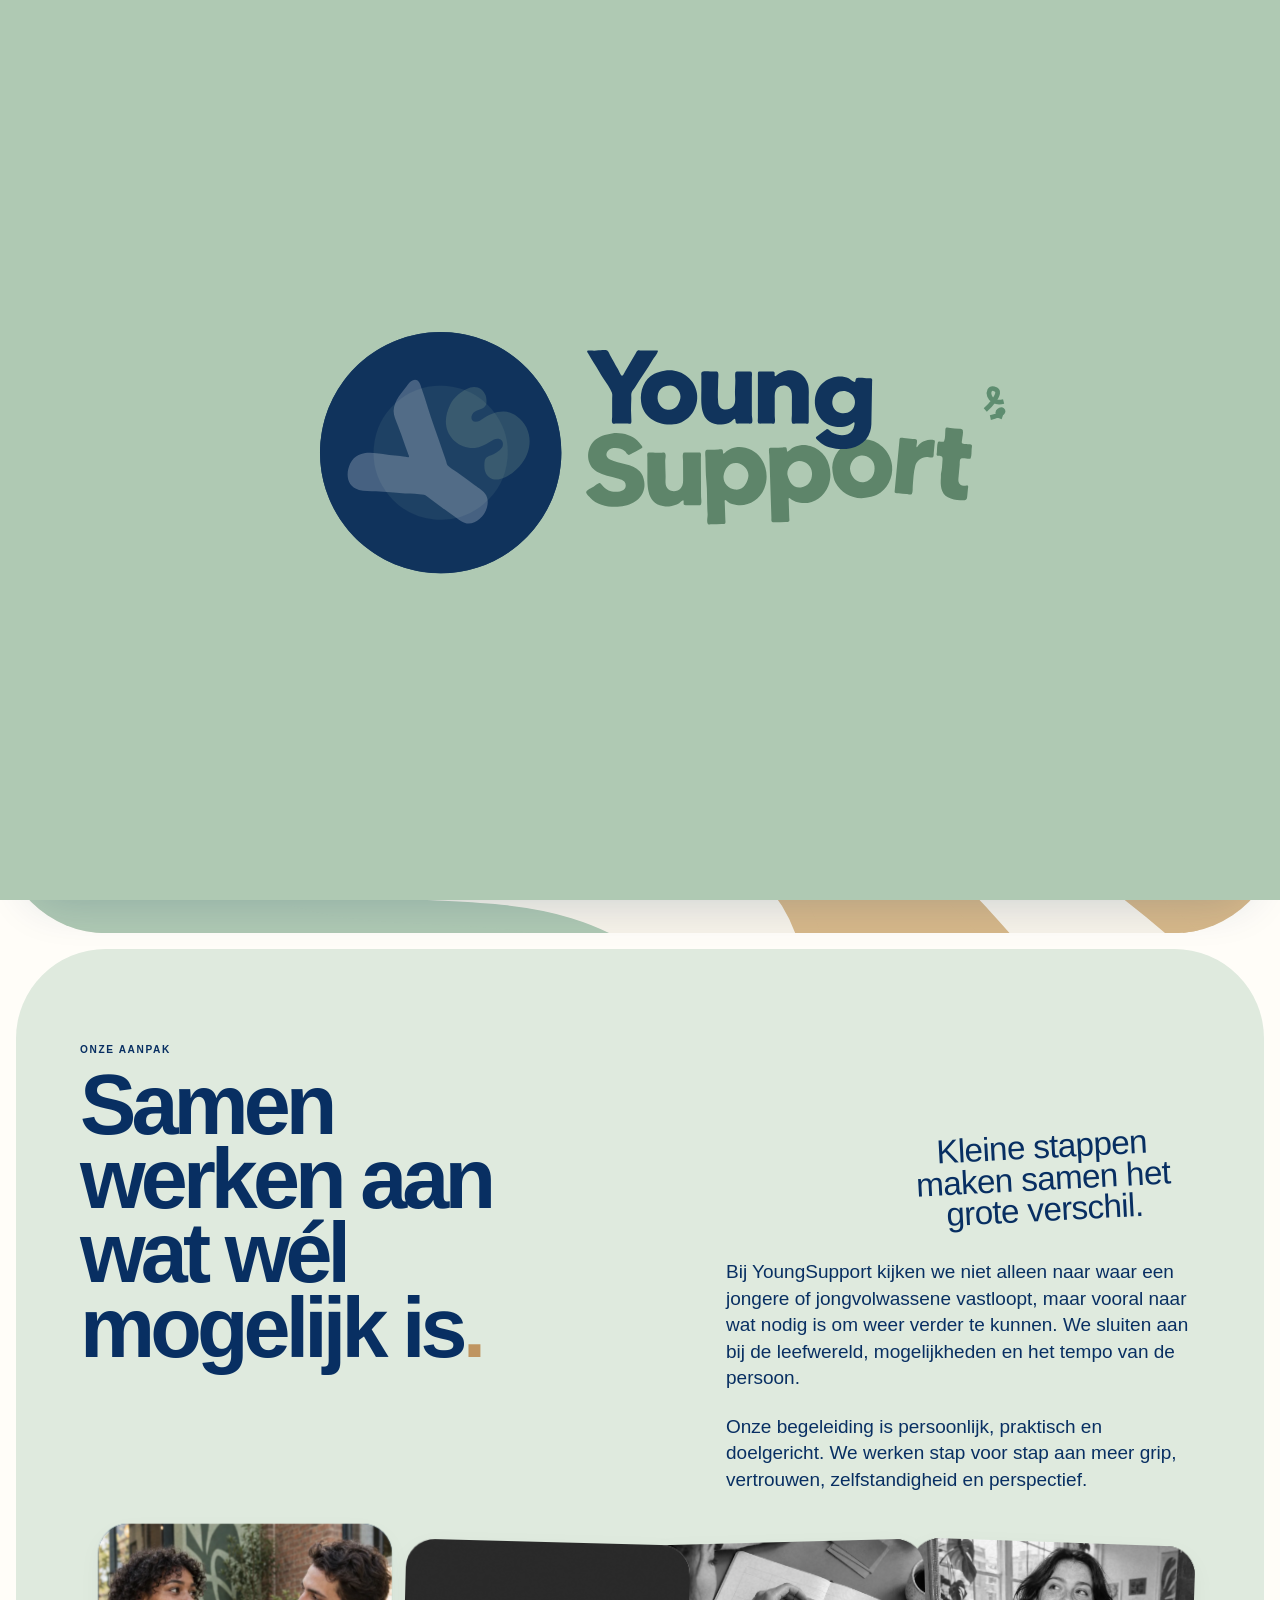
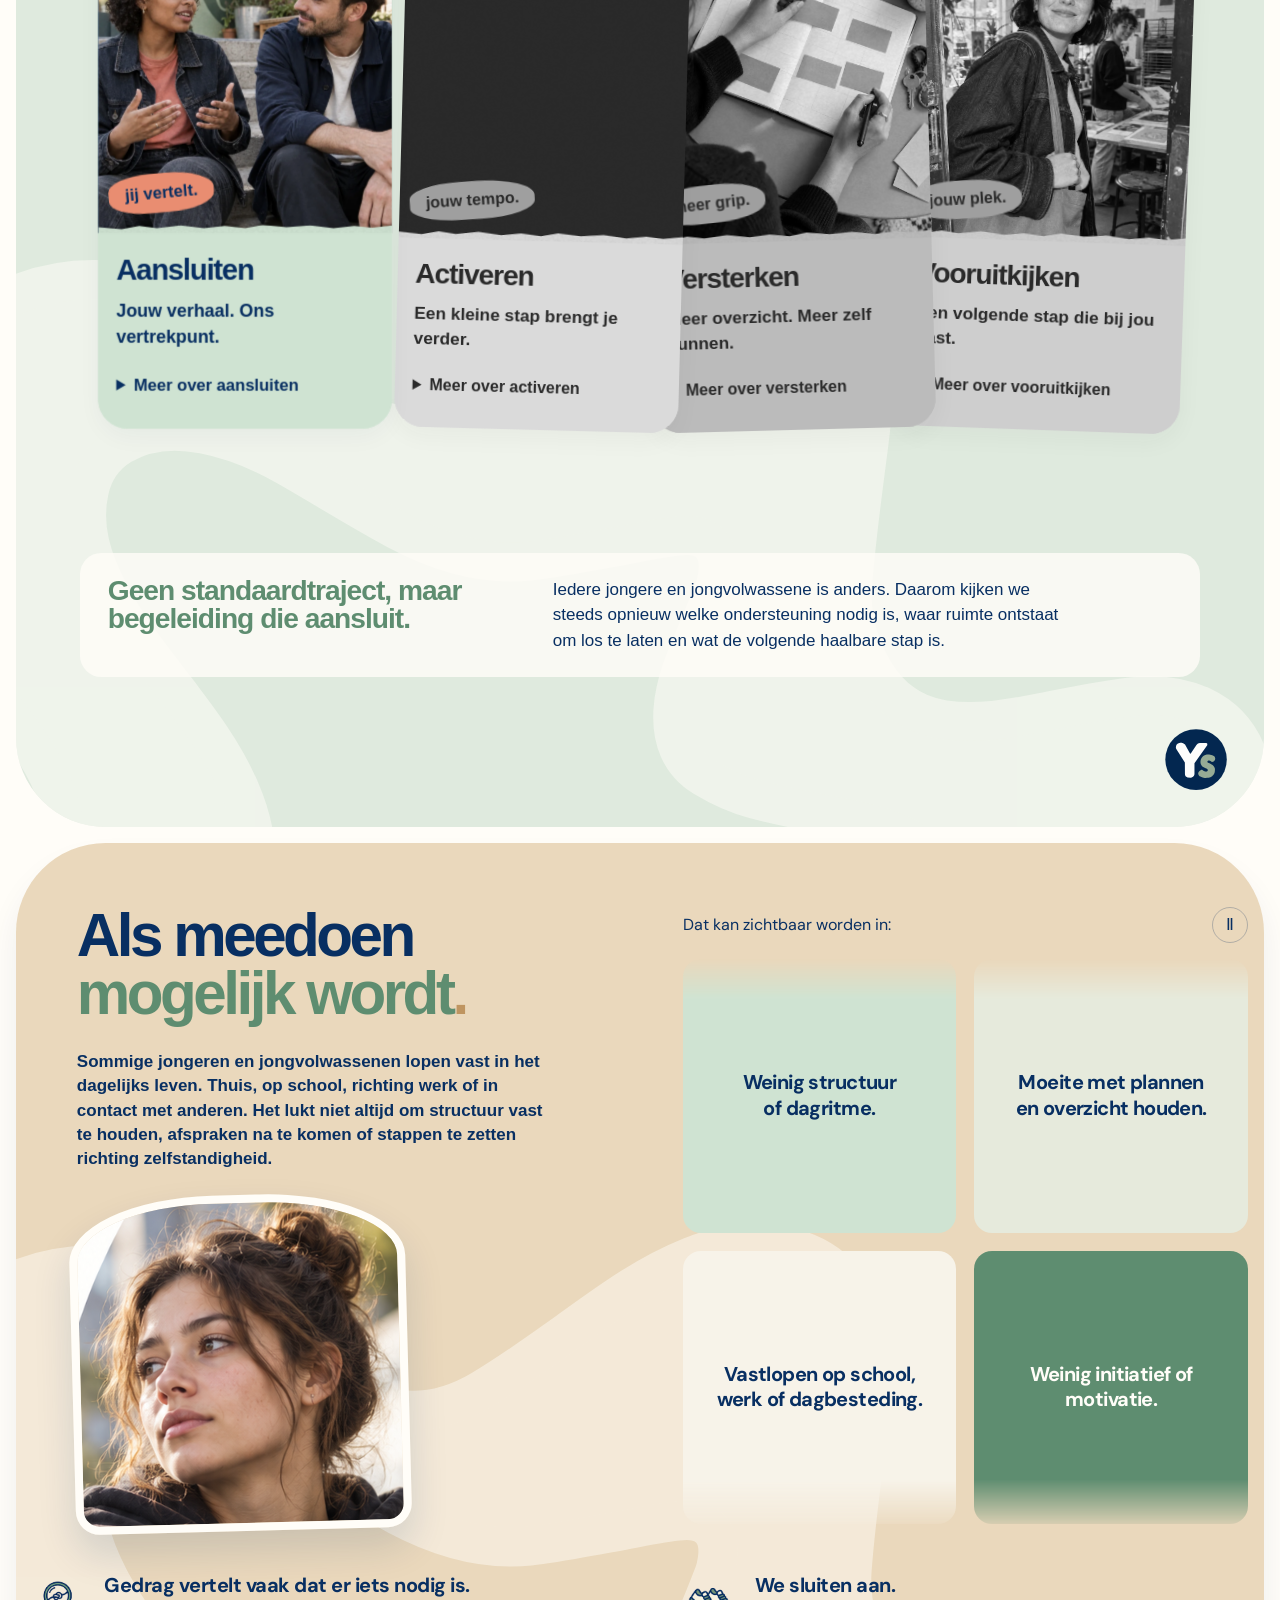
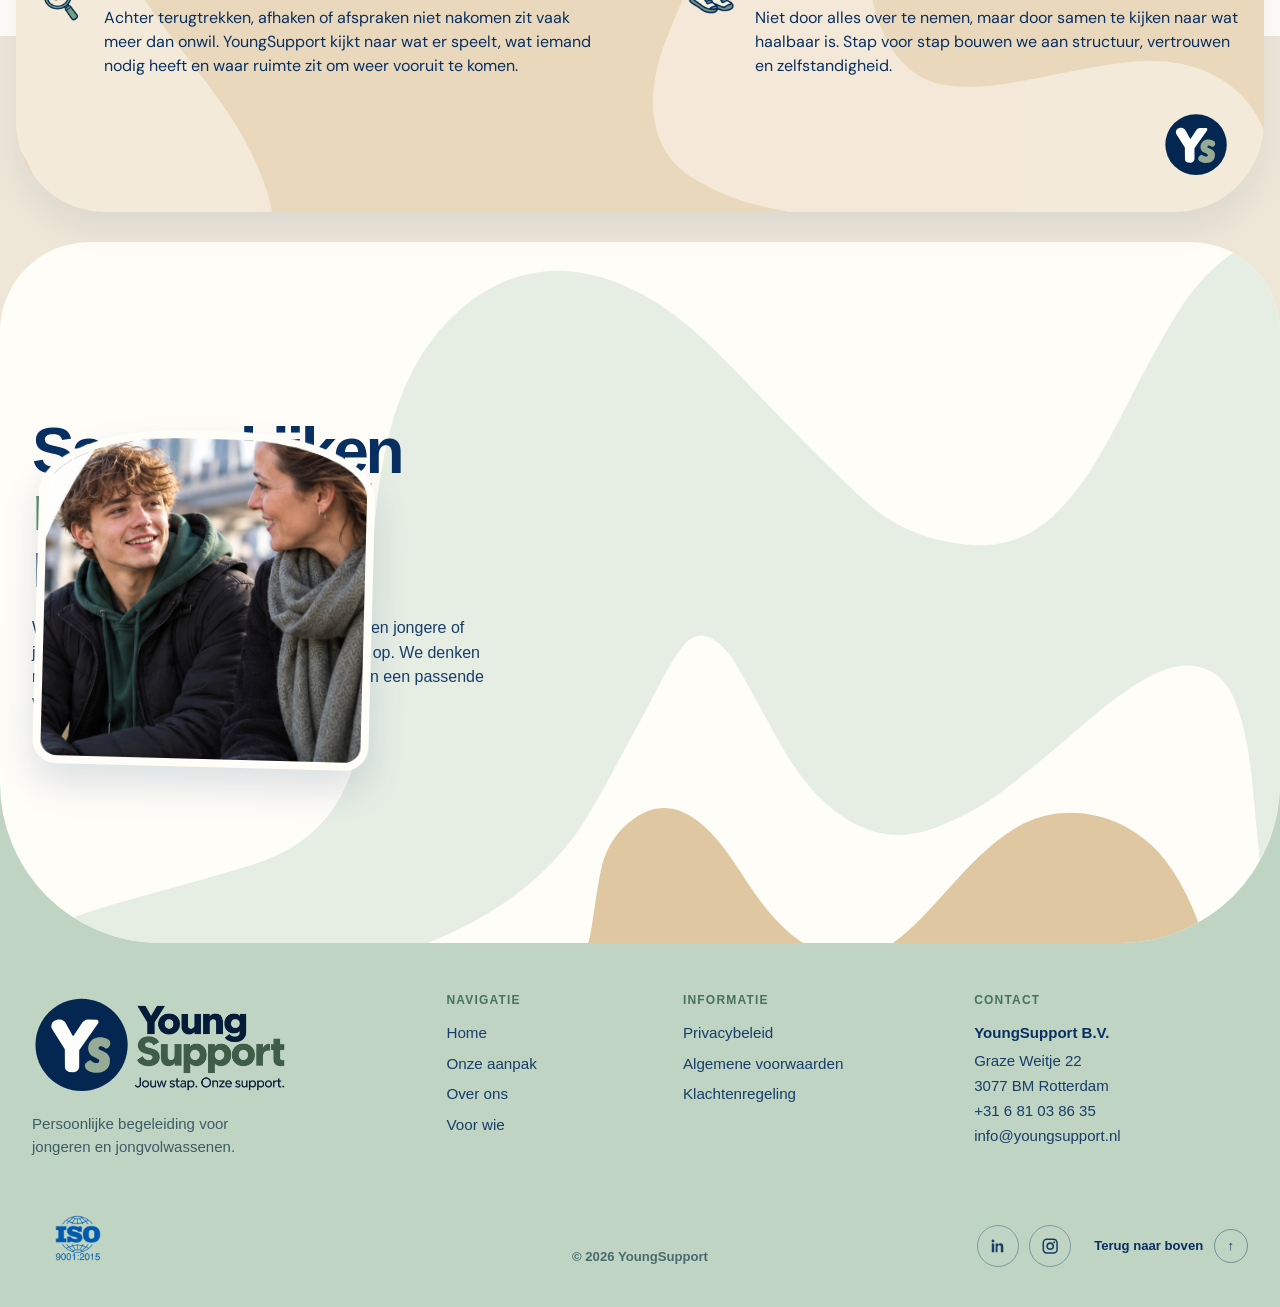
<file: young-support-mockup/index.html>
<!DOCTYPE html>

<html data-wf-domain="www.aardvarkbookclub.com" data-wf-page="696173cc00865d1b386e4b14" data-wf-site="696173cb00865d1b386e4af8" lang="en" class="w-mod-js lenis" style="--vw: 12.8px;"><head><meta http-equiv="Content-Type" content="text/html; charset=UTF-8"><style>.wf-force-outline-none[tabindex="-1"]:focus{outline:none;}</style><link href="https://cdn.prod.website-files.com/" rel="preconnect" crossorigin="anonymous"><title>Aardvark Book Club - Unbox stories worth talking about</title><meta content="Pick up to 3 new-release hardcovers every month, delivered right to your door. New releases, gorgeous hardcovers, and zero wandering the aisles required." name="description"><meta content="Aardvark Book Club - Unbox stories worth talking about" property="og:title"><meta content="Pick up to 3 new-release hardcovers every month, delivered right to your door. New releases, gorgeous hardcovers, and zero wandering the aisles required." property="og:description"><meta property="og:image" content="https://young-support-preview.darrylthompson.chatgpt.site/young-support-mockup/young-support-logo-combined-2080.png"><meta content="Aardvark Book Club - Unbox stories worth talking about" name="twitter:title"><meta content="Pick up to 3 new-release hardcovers every month, delivered right to your door. New releases, gorgeous hardcovers, and zero wandering the aisles required." name="twitter:description"><meta property="og:type" content="website"><meta content="summary_large_image" name="twitter:card"><meta content="width=device-width, initial-scale=1" name="viewport"><link href="./site-assets/aardvark-book-club.webflow.shared.3d9712638.min.css" rel="stylesheet" type="text/css" integrity="sha384-PZcSY44KCEXeHzu68xXqSZjOaSGpHbnz38Cj4+HyUYCsz0KguVizAeysXcFT3kyD" crossorigin="anonymous"><script type="text/javascript">!function(o,c){var n=c.documentElement,t=" w-mod-";n.className+=t+"js",("ontouchstart"in o||o.DocumentTouch&&c instanceof DocumentTouch)&&(n.className+=t+"touch")}(window,document);</script><link rel="icon" type="image/svg+xml" href="./young-support-favicon.svg?v=20260918"><link rel="apple-touch-icon" href="./young-support-logo-combined-2080.png"><script type="application/ld+json">
{
  "@context": "https://schema.org",
  "@type": "Organization",
  "name": "Aardvark Book Club",
  "description": "Pick up to 3 new-release hardcovers every month, delivered right to your door. New releases, gorgeous hardcovers, and zero wandering the aisles required.",
  "url": "/",
  "logo": {
    "@type": "ImageObject",
    "url": "https://cdn.prod.website-files.com/696173cb00865d1b386e4af8/696179694070e2fa9eca375f_logo.svg"
  },
  "image": {
    "@type": "ImageObject",
    "url": "https://cdn.prod.website-files.com/696173cb00865d1b386e4af8/69b9afc474f523151b7c0941_package-visual.webp"
  },
  "email": "info@aardvarkbookclub.com",
  "areaServed": [
    "US",
    "CA"
  ],
  "slogan": "Unbox stories worth talking about"
}
</script><link rel="stylesheet" href="./site-assets/54934.css">
<link rel="icon" type="image/svg+xml" href="./young-support-favicon.svg?v=20260914-large1">
<link rel="stylesheet" href="./ys-legal-transition.css?v=logo-continuity1">
<script src="./ys-legal-boot.js?v=20260915-close1"></script>
<link rel="stylesheet" href="./site-assets/lenis.css"><link rel="stylesheet" href="./ys-mockup.css?v=20260922-news4"><link rel="stylesheet" href="./ys-approved-intro-v1.css?v=20260914-skip1"><link rel="stylesheet" href="./ys-footer.css?v=20260916-mobilephoto1"><link rel="stylesheet" href="./ys-hero-spacing.css?v=20260918-1"><script defer src="./ys-footer-motion.js?v=20260918-shared1"></script><link rel="stylesheet" href="./ys-registration-overlay.css?v=20260928-screens2">
<script defer src="./ys-registration-overlay.js?v=20260928-ring3"></script>
</head><body data-barba="wrapper" data-scrolling-started="true" data-page-theme="light"><div class="w-embed"><link rel="stylesheet" href="./site-assets/54934.css"></div><div data-transition-wrap="" class="transition"><div class="transition__shape"><svg xmlns="http://www.w3.org/2000/svg" viewBox="0 0 1080 1080" fill="none" preserveAspectRatio="none" class="transition__svg"><path d="M66.858-19C57.597 196.452 127.164 482.585 206.5 464.5c125.428-28.592 52.293-293.51 200.001-339 568.234-175-241.425 712.6 15.5 803.02C645 1007 629.398 499 810.5 499c113.398 0 106.54 189.465 164.235 429.52 48.005 199.72 89.415 213.09 105.265 173.78" stroke="currentColor" stroke-width="70%" stroke-linecap="round" stroke-linejoin="round" style="stroke-width: 8%; stroke-dashoffset: -3387.57; stroke-dasharray: 0px, 999999px;"></path></svg></div><div data-load-reset="" data-transition-logo="" class="transition__logo" style="opacity: 0; translate: none; rotate: none; scale: none; visibility: hidden; transform: rotate(64deg) scale(0, 0);"><svg xmlns="http://www.w3.org/2000/svg" fill="none" viewBox="0 0 300 300" width="100%" class="transition__logo-svg"><path fill="currentColor" d="m199.994 209.658-36.789-82.687c4.7-11.517 16.632-47.147 4.249-91.594a3.17 3.17 0 0 0-2.26-2.25c-1.085-.27-2.26 0-3.073.9-.362.45-9.943 10.167-16.903 23.214-9.672 17.995-9.491 33.2.452 44.177 10.937 11.967 11.479 20.334 10.846 24.113l-2.079.18c-3.705-7.917-16.089-30.231-46.912-51.825-.813-.54-1.807-.63-2.621-.27-.904.36-1.446 1.26-1.536 2.16-1.176 14.395 2.711 42.377 25.851 45.796 14.553 2.16 19.434 6.299 20.97 8.008-.452 3.059-1.536 7.018-3.706 12.147l-27.297 62.442h-.091c-.09.36-.271.72-.452 1.08l-.361.72c-4.339 9.267-19.976 25.373-26.213 31.671-1.537 1.619-2.621 2.699-2.983 3.149-.361.45-1.446 2.159.633 4.409 2.892 3.149 11.931 7.108 16.179 4.139 1.266-.9 1.989-1.8 2.803-2.88 2.35-3.059 15.004-17.095 35.342-34.73 0 0 6.598-8.188 16.631-9.447h6.056c4.52 0 8.135 1.079 10.214 5.668l3.345 7.648c3.163 7.288 3.163 11.247-7.502 12.956v4.859h43.658v-4.679c-8.859-1.619-10.757-6.478-16.451-19.074m-49.624-27.263c-4.7 0-8.587-3.779-8.587-8.547 0-4.679 3.796-8.548 8.587-8.548 4.7 0 8.587 3.779 8.587 8.548 0 4.678-3.887 8.547-8.587 8.547" style="stroke-width: 8%; stroke-dashoffset: -856.998; stroke-dasharray: 0px, 999999px;"></path><path fill="currentColor" fill-rule="evenodd" d="M153.456 0C238.208 0 300 69.006 300 154.128 300 239.251 238.208 300 153.456 300 68.705 300 0 239.251 0 154.128 0 69.006 68.705 0 153.456 0m85.715 58.863c-51.815-50.528-135.876-51.577-186.636 0S7.633 188.921 59.447 239.45c51.814 50.526 138.641 59.833 189.401 8.256s42.137-138.316-9.677-188.843" clip-rule="evenodd" style="stroke-width: 8%; stroke-dashoffset: -1774.4; stroke-dasharray: 0px, 999999px;"></path></svg></div></div><div data-barba="container" class="page-wrapper" style="opacity: 1; visibility: inherit;"><header data-load-reset="" data-header="" class="header" style="opacity: 1; translate: none; rotate: none; scale: none; transform: translate(0px, 0px);"><div class="header__inner"><div class="header__title"><a href="#top" aria-current="page" class="header__title-link w-inline-block w--current" data-barba-prevent="all"><img width="234" height="59" alt="Aardvark Book Club Logo" src="./site-assets/696179694070e2fa9eca375f_logo.svg" loading="eager" class="header__title-logo"></a></div><nav class="header__nav"><ul role="list" class="header__nav-list w-list-unstyled"><li class="header__nav-list-item"><a data-barba-update="" data-button="" href="./aanmelden/" class="button w-inline-block"><span class="button__bg"></span><span class="button__inner"><span data-button-text="" class="button__text" aria-label="All Books"><span class="split-char" aria-hidden="true" style="translate: none; rotate: none; scale: none; will-change: transform; transform-origin: 50% 50%; transform: translate(0px, 0px); display: inline-block;">A</span><span class="split-char" aria-hidden="true" style="translate: none; rotate: none; scale: none; will-change: transform; transform-origin: 50% 50%; transform: translate(0px, 0px); display: inline-block;">l</span><span class="split-char" aria-hidden="true" style="translate: none; rotate: none; scale: none; will-change: transform; transform-origin: 50% 50%; transform: translate(0px, 0px); display: inline-block;">l</span> <span class="split-char" aria-hidden="true" style="translate: none; rotate: none; scale: none; will-change: transform; transform-origin: 50% 50%; transform: translate(0px, 0px); display: inline-block;">B</span><span class="split-char" aria-hidden="true" style="translate: none; rotate: none; scale: none; will-change: transform; transform-origin: 50% 50%; transform: translate(0px, 0px); display: inline-block;">o</span><span class="split-char" aria-hidden="true" style="translate: none; rotate: none; scale: none; will-change: transform; transform-origin: 50% 50%; transform: translate(0px, 0px); display: inline-block;">o</span><span class="split-char" aria-hidden="true" style="translate: none; rotate: none; scale: none; will-change: transform; transform-origin: 50% 50%; transform: translate(0px, 0px); display: inline-block;">k</span><span class="split-char" aria-hidden="true" style="translate: none; rotate: none; scale: none; will-change: transform; transform-origin: 50% 50%; transform: translate(0px, 0px); display: inline-block;">s</span></span></span></a></li><li class="header__nav-list-item"><a data-barba-update="" data-button="" href="./aanmelden/" class="button w-inline-block"><span class="button__bg"></span><span class="button__inner"><span data-button-text="" class="button__text" aria-label="Gifting"><span class="split-char" aria-hidden="true" style="translate: none; rotate: none; scale: none; will-change: transform; transform-origin: 50% 50%; transform: translate(0px, 0px); display: inline-block;">G</span><span class="split-char" aria-hidden="true" style="translate: none; rotate: none; scale: none; will-change: transform; transform-origin: 50% 50%; transform: translate(0px, 0px); display: inline-block;">i</span><span class="split-char" aria-hidden="true" style="translate: none; rotate: none; scale: none; will-change: transform; transform-origin: 50% 50%; transform: translate(0px, 0px); display: inline-block;">f</span><span class="split-char" aria-hidden="true" style="translate: none; rotate: none; scale: none; will-change: transform; transform-origin: 50% 50%; transform: translate(0px, 0px); display: inline-block;">t</span><span class="split-char" aria-hidden="true" style="translate: none; rotate: none; scale: none; will-change: transform; transform-origin: 50% 50%; transform: translate(0px, 0px); display: inline-block;">i</span><span class="split-char" aria-hidden="true" style="translate: none; rotate: none; scale: none; will-change: transform; transform-origin: 50% 50%; transform: translate(0px, 0px); display: inline-block;">n</span><span class="split-char" aria-hidden="true" style="translate: none; rotate: none; scale: none; will-change: transform; transform-origin: 50% 50%; transform: translate(0px, 0px); display: inline-block;">g</span></span></span></a></li><li class="header__nav-list-item"><a data-barba-update="" data-button="" href="./aanmelden/" class="button w-inline-block"><span class="button__bg"></span><span class="button__inner"><span data-button-text="" class="button__text" aria-label="FAQ"><span class="split-char" aria-hidden="true" style="translate: none; rotate: none; scale: none; will-change: transform; transform-origin: 50% 50%; transform: translate(0px, 0px); display: inline-block;">F</span><span class="split-char" aria-hidden="true" style="translate: none; rotate: none; scale: none; will-change: transform; transform-origin: 50% 50%; transform: translate(0px, 0px); display: inline-block;">A</span><span class="split-char" aria-hidden="true" style="translate: none; rotate: none; scale: none; will-change: transform; transform-origin: 50% 50%; transform: translate(0px, 0px); display: inline-block;">Q</span></span></span></a></li><li class="header__nav-list-item"><a data-button-alt="" data-wf--button-alt--variant="base" href="./aanmelden/" target="_blank" class="button-alt w-inline-block"><span class="button-alt__text-wrap"><span class="button-alt__bg"></span><span class="button-alt__text-outer"><span data-button-alt-text="" class="button-alt__text" aria-label="Log-in / Sign-up"><span class="split-char" aria-hidden="true" style="translate: none; rotate: none; scale: none; will-change: transform; transform-origin: 50% 50%; transform: translate(0px, 0px); display: inline-block;">L</span><span class="split-char" aria-hidden="true" style="translate: none; rotate: none; scale: none; will-change: transform; transform-origin: 50% 50%; transform: translate(0px, 0px); display: inline-block;">o</span><span class="split-char" aria-hidden="true" style="translate: none; rotate: none; scale: none; will-change: transform; transform-origin: 50% 50%; transform: translate(0px, 0px); display: inline-block;">g</span><span class="split-char" aria-hidden="true" style="translate: none; rotate: none; scale: none; will-change: transform; transform-origin: 50% 50%; transform: translate(0px, 0px); display: inline-block;">-</span><span class="split-char" aria-hidden="true" style="translate: none; rotate: none; scale: none; will-change: transform; transform-origin: 50% 50%; transform: translate(0px, 0px); display: inline-block;">i</span><span class="split-char" aria-hidden="true" style="translate: none; rotate: none; scale: none; will-change: transform; transform-origin: 50% 50%; transform: translate(0px, 0px); display: inline-block;">n</span> <span class="split-char" aria-hidden="true" style="translate: none; rotate: none; scale: none; will-change: transform; transform-origin: 50% 50%; transform: translate(0px, 0px); display: inline-block;">/</span> <span class="split-char" aria-hidden="true" style="translate: none; rotate: none; scale: none; will-change: transform; transform-origin: 50% 50%; transform: translate(0px, 0px); display: inline-block;">S</span><span class="split-char" aria-hidden="true" style="translate: none; rotate: none; scale: none; will-change: transform; transform-origin: 50% 50%; transform: translate(0px, 0px); display: inline-block;">i</span><span class="split-char" aria-hidden="true" style="translate: none; rotate: none; scale: none; will-change: transform; transform-origin: 50% 50%; transform: translate(0px, 0px); display: inline-block;">g</span><span class="split-char" aria-hidden="true" style="translate: none; rotate: none; scale: none; will-change: transform; transform-origin: 50% 50%; transform: translate(0px, 0px); display: inline-block;">n</span><span class="split-char" aria-hidden="true" style="translate: none; rotate: none; scale: none; will-change: transform; transform-origin: 50% 50%; transform: translate(0px, 0px); display: inline-block;">-</span><span class="split-char" aria-hidden="true" style="translate: none; rotate: none; scale: none; will-change: transform; transform-origin: 50% 50%; transform: translate(0px, 0px); display: inline-block;">u</span><span class="split-char" aria-hidden="true" style="translate: none; rotate: none; scale: none; will-change: transform; transform-origin: 50% 50%; transform: translate(0px, 0px); display: inline-block;">p</span></span></span></span><span class="button-alt__icon-wrap"><span class="button-alt__bg"></span><span class="button-alt__icon-outer"><svg xmlns="http://www.w3.org/2000/svg" width="100%" viewBox="0 0 14 13" fill="none" aria-hidden="true" class="button-alt__icon"><path d="M13.58 5.66v.845l-5.994 5.66-1.71-2.063a61.427 61.427 0 0 1 4.265-2.988l-.02-.078c-1.828.196-4.107.294-6.387.294H0V4.835h3.734c2.28 0 4.56.098 6.387.294l.02-.059a67.638 67.638 0 0 1-4.265-3.006L7.586 0l5.994 5.66Z" fill="currentColor"></path></svg></span></span></a></li></ul></nav><div class="header__sub"><ul role="list" class="header__sub-list w-list-unstyled"><li class="header__sub-list-item"><div class="lang-switch"><div class="w-locales-list"><div role="list" class="locales-list w-locales-items"><div data-button="" role="listitem" class="w-locales-item"><a data-button-text="" hreflang="en" href="./aanmelden/" aria-current="page" class="link w--current" aria-label="en"><span class="split-char" aria-hidden="true" style="translate: none; rotate: none; scale: none; will-change: transform; transform-origin: 50% 50%; transform: translate(0px, 0px); display: inline-block;">e</span><span class="split-char" aria-hidden="true" style="translate: none; rotate: none; scale: none; will-change: transform; transform-origin: 50% 50%; transform: translate(0px, 0px); display: inline-block;">n</span></a></div></div></div></div></li><li class="header__sub-list-item"><a aria-label="Go to Instagram" data-wf--button-social-instagram--variant="base" href="#" target="_blank" class="button-social w-inline-block"><div class="button-social__inner"><span class="button-social__bg"></span><span class="button-social__icon-outer"><svg xmlns="http://www.w3.org/2000/svg" viewBox="0 0 24 24" fill="none" width="100%" class="button-social__icon"><path d="M7.8 2h8.4C19.4 2 22 4.6 22 7.8v8.4a5.8 5.8 0 0 1-5.8 5.8H7.8C4.6 22 2 19.4 2 16.2V7.8A5.8 5.8 0 0 1 7.8 2Zm-.2 2A3.6 3.6 0 0 0 4 7.6v8.8C4 18.39 5.61 20 7.6 20h8.8a3.6 3.6 0 0 0 3.6-3.6V7.6C20 5.61 18.39 4 16.4 4H7.6Zm9.65 1.5a1.25 1.25 0 1 1 0 2.5 1.25 1.25 0 0 1 0-2.5ZM12 7a5 5 0 1 1 0 10 5 5 0 0 1 0-10Zm0 2a3 3 0 1 0 0 6 3 3 0 0 0 0-6Z" fill="currentColor"></path></svg></span></div></a></li><li class="header__sub-list-item"><a aria-label="Go to TikTok" data-wf--button-social-tiktok--variant="base" href="#" target="_blank" class="button-social w-inline-block"><div class="button-social__inner"><span class="button-social__bg"></span><span class="button-social__icon-outer"><svg xmlns="http://www.w3.org/2000/svg" viewBox="0 0 24 24" fill="none" width="100%" class="button-social__icon"><path d="M16.6 5.82A4.28 4.28 0 0 1 15.54 3h-3.09v12.4a2.59 2.59 0 0 1-2.59 2.5c-1.42 0-2.6-1.16-2.6-2.6 0-1.72 1.66-3.01 3.37-2.48V9.66c-3.45-.46-6.47 2.22-6.47 5.64 0 3.33 2.76 5.7 5.69 5.7 3.14 0 5.69-2.55 5.69-5.7V9.01a7.35 7.35 0 0 0 4.3 1.38V7.3s-1.88.09-3.24-1.48Z" fill="currentColor"></path></svg></span></div></a></li></ul></div><div class="header__menu-toggle"><button data-button-alt="" type="button" data-menu-toggle="" class="button-alt is--menu-toggle"><span class="button-alt__text-wrap"><span class="button-alt__bg"></span><span class="button-alt__text-outer"><span data-button-alt-text="" class="button-alt__text" aria-label="Menu"><span class="split-char" aria-hidden="true" style="translate: none; rotate: none; scale: none; will-change: transform; transform-origin: 50% 50%; transform: translate(0px, 0px); display: inline-block;">M</span><span class="split-char" aria-hidden="true" style="translate: none; rotate: none; scale: none; will-change: transform; transform-origin: 50% 50%; transform: translate(0px, 0px); display: inline-block;">e</span><span class="split-char" aria-hidden="true" style="translate: none; rotate: none; scale: none; will-change: transform; transform-origin: 50% 50%; transform: translate(0px, 0px); display: inline-block;">n</span><span class="split-char" aria-hidden="true" style="translate: none; rotate: none; scale: none; will-change: transform; transform-origin: 50% 50%; transform: translate(0px, 0px); display: inline-block;">u</span></span></span></span><span class="button-alt__icon-wrap"><span class="button-alt__bg"></span><span class="button-alt__icon-outer"><svg xmlns="http://www.w3.org/2000/svg" width="100%" fill="none" aria-hidden="true" class="button-alt__icon is--menu-toggle"><path stroke="currentColor" stroke-linecap="round" stroke-linejoin="round" stroke-width="2" d="M7 6h10M4 12h16H7m0 6h10"></path></svg></span></span></button></div></div></header><div data-menu="" data-lenis-prevent="" data-menu-open="" class="menu"><div class="menu__inner"><div class="menu__container"><div class="menu__bg"><svg xmlns="http://www.w3.org/2000/svg" width="100%" fill="none" viewBox="0 0 386 712" class="menu__bg-svg"><path fill="currentColor" d="M115.415-56.646c27.361-10.951 55.489-16.17 84.985-10.076 40.714 8.42 64.637 33.98 75.035 73.257 9.349 35.348 3.777 70.616-.769 105.961-4.86 37.766-10.042 75.565-12.734 113.514-1.993 28.09 5.481 54.869 20.638 79.162 14.419 23.106 34.405 37.375 61.693 41.433 30.041 4.465 59.172-.835 88.412-6.653 26.135-5.192 52.289-10.684 78.69-13.939 22.265-2.747 44.838-1.383 65.775 8.431 38.064 17.842 51.287 57.852 44.901 96.147-5.782 34.664-24.948 61.621-49.555 85.474-26.279 25.482-57.556 44.224-87.22 65.142-28.385 20.025-55.476 41.366-73.798 71.673-9.327 15.437-16.063 31.796-14.646 50.393 2.044 26.803 18.243 46.689 45.101 55.529a130 130 0 0 0 4.836 1.485l-139.704 55.662a1143 1143 0 0 1-16.076-9.954c-23.207-14.664-45.445-30.911-63.44-51.988-21.556-25.244-32.204-53.705-17.969-85.831 6.78-15.297 16.202-30.236 27.474-42.541 21.248-23.189 45.199-43.868 67.023-66.553 10.99-11.421 21.425-24.013 29.233-37.716 15.33-26.925 5.653-54.263-21.962-68.343-17.177-8.762-35.531-13.481-54.297-17.195-27.909-5.514-56.046-10.232-83.497-17.516-15.707-4.173-31.138-11.277-45.104-19.692-22.108-13.327-29.728-34.941-28.254-60.155 1.445-24.649 11.284-46.711 20.765-68.939 5.78-13.545 11.193-27.25 16.537-40.967 1.371-3.514 2.093-7.336 2.693-11.083 3.859-24.009-7.353-38.23-31.777-36.443-20.635 1.512-40.986 6.805-61.477 10.321-25.248 4.332-50.38 9.871-75.818 12.53-15.074 1.576-29.77 1.044-44.109-1.173V63.588q.326-.19.651-.383c28.317-16.804 55.126-36.258 81.9-55.513 33.66-24.207 67.019-48.8 105.864-64.338"></path></svg></div><div class="menu__content"><header class="menu__header"><a href="#top" aria-current="page" class="menu__header-title-link w-inline-block w--current" data-barba-prevent="all"><img width="234" height="59" alt="Aardvark Book Club Logo" src="./site-assets/696179694070e2fa9eca375f_logo.svg" loading="eager" class="menu__header-title-logo"></a><div class="menu__close"><button data-button-alt="" type="button" data-menu-close="" class="button-alt is--menu-toggle"><span class="button-alt__icon-wrap"><span class="button-alt__bg"></span><span class="button-alt__icon-outer"><svg xmlns="http://www.w3.org/2000/svg" width="100%" fill="none" aria-hidden="true" class="button-alt__icon is--menu-toggle"><path fill="currentColor" d="m12 13.4-4.9 4.9a.95.95 0 0 1-.7.275.95.95 0 0 1-.7-.275.95.95 0 0 1-.275-.7q0-.425.275-.7l4.9-4.9-4.9-4.9a.95.95 0 0 1-.275-.7q0-.425.275-.7a.95.95 0 0 1 .7-.275q.425 0 .7.275l4.9 4.9 4.9-4.9a.95.95 0 0 1 .7-.275q.425 0 .7.275a.95.95 0 0 1 .275.7.95.95 0 0 1-.275.7L13.4 12l4.9 4.9a.95.95 0 0 1 .275.7.95.95 0 0 1-.275.7.95.95 0 0 1-.7.275.95.95 0 0 1-.7-.275z"></path></svg></span></span></button></div></header><nav class="menu__nav"><ul role="list" class="menu__nav-list w-list-unstyled"><li class="menu__nav-list-item"><a data-button="" href="./aanmelden/" class="button w-inline-block"><span class="button__bg"></span><span class="button__inner"><span data-button-text="" class="button__text" aria-label="All Books"><span class="split-char" aria-hidden="true" style="translate: none; rotate: none; scale: none; will-change: transform; transform-origin: 50% 50%; transform: translate(0px, 0px); display: inline-block;">A</span><span class="split-char" aria-hidden="true" style="translate: none; rotate: none; scale: none; will-change: transform; transform-origin: 50% 50%; transform: translate(0px, 0px); display: inline-block;">l</span><span class="split-char" aria-hidden="true" style="translate: none; rotate: none; scale: none; will-change: transform; transform-origin: 50% 50%; transform: translate(0px, 0px); display: inline-block;">l</span> <span class="split-char" aria-hidden="true" style="translate: none; rotate: none; scale: none; will-change: transform; transform-origin: 50% 50%; transform: translate(0px, 0px); display: inline-block;">B</span><span class="split-char" aria-hidden="true" style="translate: none; rotate: none; scale: none; will-change: transform; transform-origin: 50% 50%; transform: translate(0px, 0px); display: inline-block;">o</span><span class="split-char" aria-hidden="true" style="translate: none; rotate: none; scale: none; will-change: transform; transform-origin: 50% 50%; transform: translate(0px, 0px); display: inline-block;">o</span><span class="split-char" aria-hidden="true" style="translate: none; rotate: none; scale: none; will-change: transform; transform-origin: 50% 50%; transform: translate(0px, 0px); display: inline-block;">k</span><span class="split-char" aria-hidden="true" style="translate: none; rotate: none; scale: none; will-change: transform; transform-origin: 50% 50%; transform: translate(0px, 0px); display: inline-block;">s</span></span></span></a></li><li class="menu__nav-list-item"><a data-button="" href="./aanmelden/" class="button w-inline-block"><span class="button__bg"></span><span class="button__inner"><span data-button-text="" class="button__text" aria-label="Gifting"><span class="split-char" aria-hidden="true" style="translate: none; rotate: none; scale: none; will-change: transform; transform-origin: 50% 50%; transform: translate(0px, 0px); display: inline-block;">G</span><span class="split-char" aria-hidden="true" style="translate: none; rotate: none; scale: none; will-change: transform; transform-origin: 50% 50%; transform: translate(0px, 0px); display: inline-block;">i</span><span class="split-char" aria-hidden="true" style="translate: none; rotate: none; scale: none; will-change: transform; transform-origin: 50% 50%; transform: translate(0px, 0px); display: inline-block;">f</span><span class="split-char" aria-hidden="true" style="translate: none; rotate: none; scale: none; will-change: transform; transform-origin: 50% 50%; transform: translate(0px, 0px); display: inline-block;">t</span><span class="split-char" aria-hidden="true" style="translate: none; rotate: none; scale: none; will-change: transform; transform-origin: 50% 50%; transform: translate(0px, 0px); display: inline-block;">i</span><span class="split-char" aria-hidden="true" style="translate: none; rotate: none; scale: none; will-change: transform; transform-origin: 50% 50%; transform: translate(0px, 0px); display: inline-block;">n</span><span class="split-char" aria-hidden="true" style="translate: none; rotate: none; scale: none; will-change: transform; transform-origin: 50% 50%; transform: translate(0px, 0px); display: inline-block;">g</span></span></span></a></li><li class="menu__nav-list-item"><a data-button="" href="./aanmelden/" class="button w-inline-block"><span class="button__bg"></span><span class="button__inner"><span data-button-text="" class="button__text" aria-label="FAQ"><span class="split-char" aria-hidden="true" style="translate: none; rotate: none; scale: none; will-change: transform; transform-origin: 50% 50%; transform: translate(0px, 0px); display: inline-block;">F</span><span class="split-char" aria-hidden="true" style="translate: none; rotate: none; scale: none; will-change: transform; transform-origin: 50% 50%; transform: translate(0px, 0px); display: inline-block;">A</span><span class="split-char" aria-hidden="true" style="translate: none; rotate: none; scale: none; will-change: transform; transform-origin: 50% 50%; transform: translate(0px, 0px); display: inline-block;">Q</span></span></span></a></li></ul></nav><footer class="menu__footer"><div class="menu__sub"><ul role="list" class="menu__sub-list w-list-unstyled"><li class="header__sub-list-item"><div class="lang-switch"><div class="w-locales-list"><div role="list" class="locales-list w-locales-items"><div data-button="" role="listitem" class="w-locales-item"><a data-button-text="" hreflang="en" href="./aanmelden/" aria-current="page" class="link w--current" aria-label="en"><span class="split-char" aria-hidden="true" style="translate: none; rotate: none; scale: none; will-change: transform; transform-origin: 50% 50%; transform: translate(0px, 0px); display: inline-block;">e</span><span class="split-char" aria-hidden="true" style="translate: none; rotate: none; scale: none; will-change: transform; transform-origin: 50% 50%; transform: translate(0px, 0px); display: inline-block;">n</span></a></div></div></div></div></li><li class="menu__sub-list-item"><a aria-label="Go to Instagram" data-wf--button-social-instagram--variant="base" href="#" target="_blank" class="button-social w-inline-block"><div class="button-social__inner"><span class="button-social__bg"></span><span class="button-social__icon-outer"><svg xmlns="http://www.w3.org/2000/svg" viewBox="0 0 24 24" fill="none" width="100%" class="button-social__icon"><path d="M7.8 2h8.4C19.4 2 22 4.6 22 7.8v8.4a5.8 5.8 0 0 1-5.8 5.8H7.8C4.6 22 2 19.4 2 16.2V7.8A5.8 5.8 0 0 1 7.8 2Zm-.2 2A3.6 3.6 0 0 0 4 7.6v8.8C4 18.39 5.61 20 7.6 20h8.8a3.6 3.6 0 0 0 3.6-3.6V7.6C20 5.61 18.39 4 16.4 4H7.6Zm9.65 1.5a1.25 1.25 0 1 1 0 2.5 1.25 1.25 0 0 1 0-2.5ZM12 7a5 5 0 1 1 0 10 5 5 0 0 1 0-10Zm0 2a3 3 0 1 0 0 6 3 3 0 0 0 0-6Z" fill="currentColor"></path></svg></span></div></a></li><li class="menu__sub-list-item"><a aria-label="Go to TikTok" data-wf--button-social-tiktok--variant="base" href="#" target="_blank" class="button-social w-inline-block"><div class="button-social__inner"><span class="button-social__bg"></span><span class="button-social__icon-outer"><svg xmlns="http://www.w3.org/2000/svg" viewBox="0 0 24 24" fill="none" width="100%" class="button-social__icon"><path d="M16.6 5.82A4.28 4.28 0 0 1 15.54 3h-3.09v12.4a2.59 2.59 0 0 1-2.59 2.5c-1.42 0-2.6-1.16-2.6-2.6 0-1.72 1.66-3.01 3.37-2.48V9.66c-3.45-.46-6.47 2.22-6.47 5.64 0 3.33 2.76 5.7 5.69 5.7 3.14 0 5.69-2.55 5.69-5.7V9.01a7.35 7.35 0 0 0 4.3 1.38V7.3s-1.88.09-3.24-1.48Z" fill="currentColor"></path></svg></span></div></a></li></ul></div><div class="menu__login"><a data-button-alt="" data-wf--button-alt--variant="base" href="./aanmelden/" target="_blank" class="button-alt w-inline-block"><span class="button-alt__text-wrap"><span class="button-alt__bg"></span><span class="button-alt__text-outer"><span data-button-alt-text="" class="button-alt__text" aria-label="Log-in / Sign-up"><span class="split-char" aria-hidden="true" style="translate: none; rotate: none; scale: none; will-change: transform; transform-origin: 50% 50%; transform: translate(0px, 0px); display: inline-block;">L</span><span class="split-char" aria-hidden="true" style="translate: none; rotate: none; scale: none; will-change: transform; transform-origin: 50% 50%; transform: translate(0px, 0px); display: inline-block;">o</span><span class="split-char" aria-hidden="true" style="translate: none; rotate: none; scale: none; will-change: transform; transform-origin: 50% 50%; transform: translate(0px, 0px); display: inline-block;">g</span><span class="split-char" aria-hidden="true" style="translate: none; rotate: none; scale: none; will-change: transform; transform-origin: 50% 50%; transform: translate(0px, 0px); display: inline-block;">-</span><span class="split-char" aria-hidden="true" style="translate: none; rotate: none; scale: none; will-change: transform; transform-origin: 50% 50%; transform: translate(0px, 0px); display: inline-block;">i</span><span class="split-char" aria-hidden="true" style="translate: none; rotate: none; scale: none; will-change: transform; transform-origin: 50% 50%; transform: translate(0px, 0px); display: inline-block;">n</span> <span class="split-char" aria-hidden="true" style="translate: none; rotate: none; scale: none; will-change: transform; transform-origin: 50% 50%; transform: translate(0px, 0px); display: inline-block;">/</span> <span class="split-char" aria-hidden="true" style="translate: none; rotate: none; scale: none; will-change: transform; transform-origin: 50% 50%; transform: translate(0px, 0px); display: inline-block;">S</span><span class="split-char" aria-hidden="true" style="translate: none; rotate: none; scale: none; will-change: transform; transform-origin: 50% 50%; transform: translate(0px, 0px); display: inline-block;">i</span><span class="split-char" aria-hidden="true" style="translate: none; rotate: none; scale: none; will-change: transform; transform-origin: 50% 50%; transform: translate(0px, 0px); display: inline-block;">g</span><span class="split-char" aria-hidden="true" style="translate: none; rotate: none; scale: none; will-change: transform; transform-origin: 50% 50%; transform: translate(0px, 0px); display: inline-block;">n</span><span class="split-char" aria-hidden="true" style="translate: none; rotate: none; scale: none; will-change: transform; transform-origin: 50% 50%; transform: translate(0px, 0px); display: inline-block;">-</span><span class="split-char" aria-hidden="true" style="translate: none; rotate: none; scale: none; will-change: transform; transform-origin: 50% 50%; transform: translate(0px, 0px); display: inline-block;">u</span><span class="split-char" aria-hidden="true" style="translate: none; rotate: none; scale: none; will-change: transform; transform-origin: 50% 50%; transform: translate(0px, 0px); display: inline-block;">p</span></span></span></span><span class="button-alt__icon-wrap"><span class="button-alt__bg"></span><span class="button-alt__icon-outer"><svg xmlns="http://www.w3.org/2000/svg" width="100%" viewBox="0 0 14 13" fill="none" aria-hidden="true" class="button-alt__icon"><path d="M13.58 5.66v.845l-5.994 5.66-1.71-2.063a61.427 61.427 0 0 1 4.265-2.988l-.02-.078c-1.828.196-4.107.294-6.387.294H0V4.835h3.734c2.28 0 4.56.098 6.387.294l.02-.059a67.638 67.638 0 0 1-4.265-3.006L7.586 0l5.994 5.66Z" fill="currentColor"></path></svg></span></span></a></div></footer></div></div><div class="menu__backdrop"></div></div></div><main class="main"><section data-intro-home="" class="hero is--bg-yellow"><div data-load-reset="" class="hero__container u-container" style="opacity: 1;"><div class="hero__inner"><div data-hero-content="" class="hero__content"><div class="hero__header"><h1 data-hero-title="" class="hero__title u-heading-xxl" aria-label="Unbox stories worth talking about"><span class="split-word" aria-hidden="true" style="translate: none; rotate: none; scale: none; opacity: 1; transform-origin: 0% 0%; transform: translate(0px, 0px); display: inline-block; will-change: transform;">Unbox</span> <span class="split-word" aria-hidden="true" style="translate: none; rotate: none; scale: none; opacity: 1; transform-origin: 0% 0%; transform: translate(0px, 0px); display: inline-block; will-change: transform;">stories</span> <span class="split-word" aria-hidden="true" style="translate: none; rotate: none; scale: none; opacity: 1; transform-origin: 0% 0%; transform: translate(0px, 0px); display: inline-block; will-change: transform;">worth</span> <span class="split-word" aria-hidden="true" style="translate: none; rotate: none; scale: none; opacity: 1; transform-origin: 0% 0%; transform: translate(0px, 0px); display: inline-block; will-change: transform;">talking</span> <span class="split-word" aria-hidden="true" style="translate: none; rotate: none; scale: none; opacity: 1; transform-origin: 0% 0%; transform: translate(0px, 0px); display: inline-block; will-change: transform;">about</span></h1><p data-hero-paragraph="" class="hero__paragraph u-paragraph-regular" style="translate: none; rotate: none; scale: none; transform: translate(0px, 0em); opacity: 1;">Join the book club that’s anything but traditional. Choose up to 3 new reads every month, delivered to your door. Then dive into the stories, and the conversations.</p></div><a data-button-alt="" data-wf--button-alt--variant="base" href="./aanmelden/" target="_blank" class="button-alt w-inline-block" style="translate: none; rotate: none; scale: none; transform: translate(0px, 0em); opacity: 1;"><span class="button-alt__text-wrap"><span class="button-alt__bg"></span><span class="button-alt__text-outer"><span data-button-alt-text="" class="button-alt__text" aria-label="Log-in / Sign-up now"><span class="split-char" aria-hidden="true" style="translate: none; rotate: none; scale: none; will-change: transform; transform-origin: 50% 50%; transform: translate(0px, 0px); display: inline-block;">L</span><span class="split-char" aria-hidden="true" style="translate: none; rotate: none; scale: none; will-change: transform; transform-origin: 50% 50%; transform: translate(0px, 0px); display: inline-block;">o</span><span class="split-char" aria-hidden="true" style="translate: none; rotate: none; scale: none; will-change: transform; transform-origin: 50% 50%; transform: translate(0px, 0px); display: inline-block;">g</span><span class="split-char" aria-hidden="true" style="translate: none; rotate: none; scale: none; will-change: transform; transform-origin: 50% 50%; transform: translate(0px, 0px); display: inline-block;">-</span><span class="split-char" aria-hidden="true" style="translate: none; rotate: none; scale: none; will-change: transform; transform-origin: 50% 50%; transform: translate(0px, 0px); display: inline-block;">i</span><span class="split-char" aria-hidden="true" style="translate: none; rotate: none; scale: none; will-change: transform; transform-origin: 50% 50%; transform: translate(0px, 0px); display: inline-block;">n</span> <span class="split-char" aria-hidden="true" style="translate: none; rotate: none; scale: none; will-change: transform; transform-origin: 50% 50%; transform: translate(0px, 0px); display: inline-block;">/</span> <span class="split-char" aria-hidden="true" style="translate: none; rotate: none; scale: none; will-change: transform; transform-origin: 50% 50%; transform: translate(0px, 0px); display: inline-block;">S</span><span class="split-char" aria-hidden="true" style="translate: none; rotate: none; scale: none; will-change: transform; transform-origin: 50% 50%; transform: translate(0px, 0px); display: inline-block;">i</span><span class="split-char" aria-hidden="true" style="translate: none; rotate: none; scale: none; will-change: transform; transform-origin: 50% 50%; transform: translate(0px, 0px); display: inline-block;">g</span><span class="split-char" aria-hidden="true" style="translate: none; rotate: none; scale: none; will-change: transform; transform-origin: 50% 50%; transform: translate(0px, 0px); display: inline-block;">n</span><span class="split-char" aria-hidden="true" style="translate: none; rotate: none; scale: none; will-change: transform; transform-origin: 50% 50%; transform: translate(0px, 0px); display: inline-block;">-</span><span class="split-char" aria-hidden="true" style="translate: none; rotate: none; scale: none; will-change: transform; transform-origin: 50% 50%; transform: translate(0px, 0px); display: inline-block;">u</span><span class="split-char" aria-hidden="true" style="translate: none; rotate: none; scale: none; will-change: transform; transform-origin: 50% 50%; transform: translate(0px, 0px); display: inline-block;">p</span> <span class="split-char" aria-hidden="true" style="translate: none; rotate: none; scale: none; will-change: transform; transform-origin: 50% 50%; transform: translate(0px, 0px); display: inline-block;">n</span><span class="split-char" aria-hidden="true" style="translate: none; rotate: none; scale: none; will-change: transform; transform-origin: 50% 50%; transform: translate(0px, 0px); display: inline-block;">o</span><span class="split-char" aria-hidden="true" style="translate: none; rotate: none; scale: none; will-change: transform; transform-origin: 50% 50%; transform: translate(0px, 0px); display: inline-block;">w</span></span></span></span><span class="button-alt__icon-wrap"><span class="button-alt__bg"></span><span class="button-alt__icon-outer"><svg xmlns="http://www.w3.org/2000/svg" width="100%" viewBox="0 0 14 13" fill="none" aria-hidden="true" class="button-alt__icon"><path d="M13.58 5.66v.845l-5.994 5.66-1.71-2.063a61.427 61.427 0 0 1 4.265-2.988l-.02-.078c-1.828.196-4.107.294-6.387.294H0V4.835h3.734c2.28 0 4.56.098 6.387.294l.02-.059a67.638 67.638 0 0 1-4.265-3.006L7.586 0l5.994 5.66Z" fill="currentColor"></path></svg></span></span></a><div class="hero__text-wrap"><div class="hero__text-outer"><p data-hero-handwritten-text="" class="hero__text u-handwritten-regular" aria-label="Shipping to the USA &amp; Canada"><span class="split-word" aria-hidden="true" style="display: inline-block;"><span class="split-char" aria-hidden="true" style="translate: none; rotate: none; scale: none; transform: translate(0em, 0em); opacity: 1; display: inline-block;">S</span><span class="split-char" aria-hidden="true" style="translate: none; rotate: none; scale: none; transform: translate(0em, 0em); opacity: 1; display: inline-block;">h</span><span class="split-char" aria-hidden="true" style="translate: none; rotate: none; scale: none; transform: translate(0em, 0em); opacity: 1; display: inline-block;">i</span><span class="split-char" aria-hidden="true" style="translate: none; rotate: none; scale: none; transform: translate(0em, 0em); opacity: 1; display: inline-block;">p</span><span class="split-char" aria-hidden="true" style="translate: none; rotate: none; scale: none; transform: translate(0em, 0em); opacity: 1; display: inline-block;">p</span><span class="split-char" aria-hidden="true" style="translate: none; rotate: none; scale: none; transform: translate(0em, 0em); opacity: 1; display: inline-block;">i</span><span class="split-char" aria-hidden="true" style="translate: none; rotate: none; scale: none; transform: translate(0em, 0em); opacity: 1; display: inline-block;">n</span><span class="split-char" aria-hidden="true" style="translate: none; rotate: none; scale: none; transform: translate(0em, 0em); opacity: 1; display: inline-block;">g</span></span> <span class="split-word" aria-hidden="true" style="display: inline-block;"><span class="split-char" aria-hidden="true" style="translate: none; rotate: none; scale: none; transform: translate(0em, 0em); opacity: 1; display: inline-block;">t</span><span class="split-char" aria-hidden="true" style="translate: none; rotate: none; scale: none; transform: translate(0em, 0em); opacity: 1; display: inline-block;">o</span></span> <span class="split-word" aria-hidden="true" style="display: inline-block;"><span class="split-char" aria-hidden="true" style="translate: none; rotate: none; scale: none; transform: translate(0em, 0em); opacity: 1; display: inline-block;">t</span><span class="split-char" aria-hidden="true" style="translate: none; rotate: none; scale: none; transform: translate(0em, 0em); opacity: 1; display: inline-block;">h</span><span class="split-char" aria-hidden="true" style="translate: none; rotate: none; scale: none; transform: translate(0em, 0em); opacity: 1; display: inline-block;">e</span></span> <span class="split-word" aria-hidden="true" style="display: inline-block;"><span class="split-char" aria-hidden="true" style="translate: none; rotate: none; scale: none; transform: translate(0em, 0em); opacity: 1; display: inline-block;">U</span><span class="split-char" aria-hidden="true" style="translate: none; rotate: none; scale: none; transform: translate(0em, 0em); opacity: 1; display: inline-block;">S</span><span class="split-char" aria-hidden="true" style="translate: none; rotate: none; scale: none; transform: translate(0em, 0em); opacity: 1; display: inline-block;">A</span></span> <span class="split-word" aria-hidden="true" style="display: inline-block;"><span class="split-char" aria-hidden="true" style="translate: none; rotate: none; scale: none; transform: translate(0em, 0em); opacity: 1; display: inline-block;">&amp;</span></span> <span class="split-word" aria-hidden="true" style="display: inline-block;"><span class="split-char" aria-hidden="true" style="translate: none; rotate: none; scale: none; transform: translate(0em, 0em); opacity: 1; display: inline-block;">C</span><span class="split-char" aria-hidden="true" style="translate: none; rotate: none; scale: none; transform: translate(0em, 0em); opacity: 1; display: inline-block;">a</span><span class="split-char" aria-hidden="true" style="translate: none; rotate: none; scale: none; transform: translate(0em, 0em); opacity: 1; display: inline-block;">n</span><span class="split-char" aria-hidden="true" style="translate: none; rotate: none; scale: none; transform: translate(0em, 0em); opacity: 1; display: inline-block;">a</span><span class="split-char" aria-hidden="true" style="translate: none; rotate: none; scale: none; transform: translate(0em, 0em); opacity: 1; display: inline-block;">d</span><span class="split-char" aria-hidden="true" style="translate: none; rotate: none; scale: none; transform: translate(0em, 0em); opacity: 1; display: inline-block;">a</span></span></p></div></div></div><div class="hero__visual"><img class="hero__visual-img" src="./site-assets/69b9afc474f523151b7c0941_package-visual.webp" width="630" height="789" alt="Aardvark Book Club Box" data-hero-visual="" sizes="(max-width: 767px) 100vw, 630px" loading="lazy" srcset="https://cdn.prod.website-files.com/696173cb00865d1b386e4af8/69b9afc474f523151b7c0941_package-visual-p-500.webp 500w, https://cdn.prod.website-files.com/696173cb00865d1b386e4af8/69b9afc474f523151b7c0941_package-visual-p-800.webp 800w, https://cdn.prod.website-files.com/696173cb00865d1b386e4af8/69b9afc474f523151b7c0941_package-visual-p-1080.webp 1080w, https://cdn.prod.website-files.com/696173cb00865d1b386e4af8/69b9afc474f523151b7c0941_package-visual.webp 1260w" style="translate: none; rotate: none; scale: none; transform: translate(0px, 0em) rotate(-21deg); opacity: 1;"></div></div></div><div data-hero-easter-egg="" class="hero__logo-easter-egg" style="opacity: 1;"><div data-pop-up="" data-wf--logo-pop-up--variant="left" class="pop-up"><button type="button" data-pop-up-button="" aria-label="Show Sign up" class="pop-up__button"><span class="pop-up__button-inner"><svg xmlns="http://www.w3.org/2000/svg" fill="none" viewBox="0 0 80 80" width="100%" class="pop-up__button-svg"><path fill="currentColor" d="m53.332 55.909-9.81-22.05c1.253-3.071 4.434-12.573 1.132-24.425a.845.845 0 0 0-.602-.6.82.82 0 0 0-.82.24c-.096.12-2.651 2.711-4.507 6.19-2.58 4.799-2.531 8.854.12 11.78 2.917 3.192 3.062 5.423 2.893 6.431l-.555.048c-.988-2.111-4.29-8.062-12.51-13.82a.734.734 0 0 0-.698-.072c-.242.096-.386.336-.41.576-.314 3.839.723 11.3 6.893 12.212 3.881.576 5.183 1.68 5.593 2.136-.121.816-.41 1.871-.989 3.239l-7.28 16.651h-.023a1.456 1.456 0 0 1-.12.288l-.097.192c-1.157 2.471-5.327 6.766-6.99 8.446-.41.431-.7.72-.796.84-.096.12-.385.575.169 1.175.771.84 3.182 1.895 4.315 1.104.337-.24.53-.48.747-.768.627-.816 4.001-4.559 9.424-9.261 0 0 1.76-2.184 4.435-2.52h1.616c1.205 0 2.169.288 2.723 1.512l.892 2.04c.844 1.943.844 2.998-2 3.454v1.296h11.642v-1.248c-2.363-.432-2.869-1.727-4.387-5.086Zm-13.233-7.27a2.284 2.284 0 0 1-2.29-2.28 2.284 2.284 0 0 1 2.29-2.279 2.284 2.284 0 0 1 2.29 2.28c0 1.247-1.037 2.279-2.29 2.279Z"></path><path fill="currentColor" fill-rule="evenodd" d="M40.922 0C63.522 0 80 18.401 80 41.1 80 63.8 63.522 80 40.922 80S0 63.8 0 41.1C0 18.402 18.321 0 40.922 0Zm22.857 15.697c-13.817-13.474-36.234-13.754-49.77 0C.473 29.45 2.035 50.379 15.852 63.853 29.67 77.327 52.823 79.81 66.36 66.055c13.537-13.754 11.237-36.884-2.58-50.358Z" clip-rule="evenodd"></path></svg></span></button><div class="pop-up__overlay"><div class="pop-up__overlay-inner"><div class="pop-up__overlay-bg-wrap"><div class="pop-up__overlay-ears"><svg xmlns="http://www.w3.org/2000/svg" fill="none" viewBox="0 0 44 45" width="100%" class="pop-up__overlay-left-ear"><path fill="currentColor" d="M1.335.198c.671-.316 1.5-.254 2.186.187C27.678 16.847 39.839 36.953 44 45h-6.048c-2.382-1.604-6.964-3.674-15.652-4.814C2.999 37.666-.665 14.174.09 2.04.152 1.28.589.515 1.335.198Z"></path></svg><svg xmlns="http://www.w3.org/2000/svg" fill="none" viewBox="0 0 29 80" width="100%" class="pop-up__overlay-right-ear"><path fill="currentColor" d="M19.388.879c.667-.771 1.647-1.018 2.559-.807.912.21 1.682.956 1.926 1.861C34.595 38.09 25.79 69.237 21.823 80h-4.188c-.17-4.22-2.739-13.318-10.975-22.064-8.493-9.099-8.88-21.913-1.063-37.23C11.221 9.603 19.091 1.266 19.388.879Z"></path></svg></div><div class="pop-up__overlay-bg"></div></div><div class="pop-up__overlay-content"><h3 class="pop-up__overlay-title u-heading-xs">Want to join the Club?</h3><div class="pop-up__overlay-content-action"><a data-button-alt="" data-wf--button-alt--variant="small" href="./aanmelden/" target="_blank" class="button-alt w-inline-block"><span class="button-alt__text-wrap"><span class="button-alt__bg"></span><span class="button-alt__text-outer"><span data-button-alt-text="" class="button-alt__text" aria-label="Sign-up now!"><span class="split-char" aria-hidden="true" style="translate: none; rotate: none; scale: none; will-change: transform; transform-origin: 50% 50%; transform: translate(0px, 0px); display: inline-block;">S</span><span class="split-char" aria-hidden="true" style="translate: none; rotate: none; scale: none; will-change: transform; transform-origin: 50% 50%; transform: translate(0px, 0px); display: inline-block;">i</span><span class="split-char" aria-hidden="true" style="translate: none; rotate: none; scale: none; will-change: transform; transform-origin: 50% 50%; transform: translate(0px, 0px); display: inline-block;">g</span><span class="split-char" aria-hidden="true" style="translate: none; rotate: none; scale: none; will-change: transform; transform-origin: 50% 50%; transform: translate(0px, 0px); display: inline-block;">n</span><span class="split-char" aria-hidden="true" style="translate: none; rotate: none; scale: none; will-change: transform; transform-origin: 50% 50%; transform: translate(0px, 0px); display: inline-block;">-</span><span class="split-char" aria-hidden="true" style="translate: none; rotate: none; scale: none; will-change: transform; transform-origin: 50% 50%; transform: translate(0px, 0px); display: inline-block;">u</span><span class="split-char" aria-hidden="true" style="translate: none; rotate: none; scale: none; will-change: transform; transform-origin: 50% 50%; transform: translate(0px, 0px); display: inline-block;">p</span> <span class="split-char" aria-hidden="true" style="translate: none; rotate: none; scale: none; will-change: transform; transform-origin: 50% 50%; transform: translate(0px, 0px); display: inline-block;">n</span><span class="split-char" aria-hidden="true" style="translate: none; rotate: none; scale: none; will-change: transform; transform-origin: 50% 50%; transform: translate(0px, 0px); display: inline-block;">o</span><span class="split-char" aria-hidden="true" style="translate: none; rotate: none; scale: none; will-change: transform; transform-origin: 50% 50%; transform: translate(0px, 0px); display: inline-block;">w</span><span class="split-char" aria-hidden="true" style="translate: none; rotate: none; scale: none; will-change: transform; transform-origin: 50% 50%; transform: translate(0px, 0px); display: inline-block;">!</span></span></span></span><span class="button-alt__icon-wrap"><span class="button-alt__bg"></span><span class="button-alt__icon-outer"><svg xmlns="http://www.w3.org/2000/svg" width="100%" viewBox="0 0 14 13" fill="none" aria-hidden="true" class="button-alt__icon"><path d="M13.58 5.66v.845l-5.994 5.66-1.71-2.063a61.427 61.427 0 0 1 4.265-2.988l-.02-.078c-1.828.196-4.107.294-6.387.294H0V4.835h3.734c2.28 0 4.56.098 6.387.294l.02-.059a67.638 67.638 0 0 1-4.265-3.006L7.586 0l5.994 5.66Z" fill="currentColor"></path></svg></span></span></a></div></div></div><div class="pop-up__overlay-target-zone"></div></div></div></div><div data-hero-bg-intro="" data-hero-bg="" data-load-reset="" class="hero__bg" style="opacity: 1; clip-path: ellipse(150% 130% at 100% 100%);"><svg xmlns="http://www.w3.org/2000/svg" fill="none" viewBox="0 0 1920 1403" data-background-animation="" data-background-animation-small="" class="hero__bg-svg is--desktop"><path d="M1695.07 151.632c64.24-31.904 131.73-7.088 176.11 42.102 40.17 44.528 55.82 98.753 61.56 156.949 6.14 62.16-2.03 123.84-5.58 185.677-3.39 59.179-3.64 118.025 17.39 174.679 10.72 28.85 25.42 55.218 51.77 73.069 37.97 25.728 81.74 25.202 122.06-1.291 30.97-20.344 55.08-47.559 77.62-76.157v264.039c-58.87 19.501-116.27 43.421-174.84 63.861-44.23 15.43-89.54 27.89-136.8 29.55-56.61 1.99-105.94-14-133.74-67.126-13.24-25.298-23.19-53.745-27.66-81.867-8.42-53.005-10.61-106.956-17.74-160.196-3.59-26.806-9.33-54.115-19.35-79.093-19.69-49.067-66.48-65.165-114.61-43.224-29.94 13.641-55.74 33.151-80.62 54.275-37 31.428-73.18 64.005-112.05 92.942-22.25 16.551-48.12 29.623-74.19 39.345-41.28 15.384-78.24 2.614-110.36-26.124-31.39-28.102-50.42-64.67-70.05-100.935-11.96-22.103-24.51-43.883-37.17-65.587-3.23-5.562-7.57-10.586-11.94-15.365-27.98-30.646-58.88-30.767-82.42 3.757-19.89 29.17-34.427 61.976-51.488 93.082-21.019 38.326-40.302 77.781-63.758 114.584-39.329 61.713-97.979 101.491-163.715 129.981-59.999 26.005-121.922 47.501-182.611 71.931-42.824 17.23-83.179 39.5-118.338 69.59-34.021 29.14-59.637 64.2-65.374 110.44-3.776 30.48 4.892 57.48 24.129 81.15 36.407 44.77 86.741 62.81 141.012 73.57 59.97 11.89 120.728 11.08 181.378 12.17 61.192 1.09 122.363 2.43 181.917 18.66 37.051 10.09 72.202 24.64 102.005 49.74 39.753 33.48 57.763 73.94 57.933 120.19H226.533c-32.085-15.58-61.858-36.47-89.169-62.36-48.299-45.77-73.99-103.5-81.404-168.72-13.75-120.96 23.385-223.39 117.115-302.9 47.855-40.585 105.059-63.358 164.62-80.624 55.764-16.161 111.972-30.874 167.344-48.27 81.076-25.473 126.787-83.135 138.108-165.858 7.617-55.667 10.094-112.134 12.801-168.345 3.398-70.665 5.964-141.34 26.451-209.729 14.422-48.177 37.313-91.294 76.771-124.226 54.474-45.449 114.019-50.265 177.528-22.453 57.146 25.041 98.342 69.929 140.732 113.528 45.29 46.59 90.28 93.645 138.12 137.532 35.4 32.486 79.11 50.935 127.66 56.479 46.17 5.271 86.45-6.277 120.85-38.421 37.86-35.39 61.71-79.931 84.98-125.169 20.81-40.424 41.24-81.195 64.93-119.919 19.97-32.658 45.75-61.364 81.1-78.913" fill="currentColor" stroke="currentColor" data-svg-origin="1124.5938186645508 848.6748504638672" transform="matrix(0.99959,0.02862,-0.02862,0.99959,24.75016,-31.83792)" stroke-width="28.697226" style="translate: none; rotate: none; scale: none; transform-origin: 0px 0px; transform-box: fill-box;"></path><path d="M957.607 848.011c20.203-17.228 39.917-18.164 60.863-1.598 24.27 19.186 39.37 45.721 56.29 70.767 20.96 31.054 43.97 59.866 77.1 79.279 41.59 24.371 83.09 22.411 120.71-5.291 52.77-38.829 86.04-99.464 141.58-134.68 55.94-35.443 123.8-13.01 158.65 32.594 24.12 31.568 37.13 67.993 49.5 105.059 15.59 46.719 30.26 93.909 49.19 139.269 17.07 40.92 45.88 73.4 88.67 90.21 28.36 11.14 57.68 9.52 87.02 3.74 41.87-8.25 78.62-28.78 116.22-47.63 33.58-16.84 67.56-33.2 102.44-47.01 26.07-10.33 55.11-9.2 82.05-3.2 56.46 12.08 85.31 54.13 71.77 110.37-5.95 24.65-16.34 48.25-25.99 72.01l-200.78 210.09c-1.38 21.8-56.65 62.14-72.01 78.21-83.44-113.45-193.12-200.93-308.88-278.2-32.4-21.62-122-69.18-168.22-88.23-46.23-19.06-83.56-40.17-105.3-15.59-6.32 7.14-8.24 18.89-4.06 34.64 17.72 66.79 82.4 117.75 128.69 165.26 41.55 42.65 79.03 83.98 109.75 135.17 27.95 54.83 33.11 111.22.04 165.6-11.32 18.46-23.77 36.39-36.62 54.15h-398.04c11.97-17.53 23.77-35.16 35.19-53.04 51.48-80.58 72.49-167.09 44.19-261.54-17.6-58.74-55.7-101.56-103.96-136.93-77.07-56.49-164.4-70.38-256.68-58.91-90.677 11.28-180.716 36.61-272.653 33.39-53.175-1.87-76.339-50.6-54.608-99.18 12.558-28.06 37.122-45.2 63.16-59.83 65.899-37.02 146.081-33.01 217.687-51.68 64.376-16.8 100.398-59.8 109.708-125.523 3.03-21.431 6.031-42.89 10.139-64.133 3.621-18.691 12.243-34.869 27.194-47.613" fill="#F9A220" stroke="#F9A220" data-svg-origin="1372.2857055664062 1303.7606506347656" transform="matrix(0.99959,0.02862,-0.02862,0.99959,37.87627,-38.74028)" stroke-width="28.697226" style="translate: none; rotate: none; scale: none; transform-origin: 0px 0px; transform-box: fill-box;"></path></svg><svg xmlns="http://www.w3.org/2000/svg" fill="none" viewBox="0 0 402 874" class="hero__bg-svg is--mobile"><path d="M189.759 317.853c25.652-21.403 53.691-23.67 83.597-10.574 26.911 11.792 46.31 32.93 66.272 53.461 21.327 21.939 42.513 44.098 65.039 64.764A100 100 0 0 0 422 438.279v159.838c-9.837-1.862-19.006-7.076-27.461-14.641-14.783-13.233-23.743-30.453-32.984-47.531-5.632-10.408-11.546-20.664-17.503-30.884-1.525-2.619-3.567-4.985-5.625-7.236-13.174-14.431-27.725-14.489-38.812 1.769-9.366 13.736-16.212 29.185-24.246 43.833-9.898 18.048-18.977 36.628-30.022 53.958-18.521 29.061-46.139 47.792-77.095 61.208-28.254 12.246-57.414 22.369-85.992 33.874-20.166 8.115-39.169 18.597-55.725 32.769-16.02 13.72-28.084 30.233-30.785 52.008-1.778 14.352 2.303 27.067 11.362 38.211 17.145 21.084 40.847 29.577 66.404 34.644 28.239 5.6 56.85 5.22 85.41 5.73 28.815.513 57.621 1.146 85.665 8.788 17.447 4.754 34.001 11.605 48.035 23.424a91 91 0 0 1 7.403 6.959H-28V661.367c6.342-2.235 12.783-4.262 19.285-6.147 26.26-7.61 52.728-14.539 78.803-22.731 38.178-11.995 59.704-39.148 65.035-78.102 3.587-26.214 4.754-52.805 6.028-79.275 1.601-33.276 2.808-66.557 12.455-98.761 6.792-22.687 17.572-42.991 36.153-58.498" fill="currentColor" stroke="currentColor"></path><path d="M283.204 609.36c9.513-8.112 18.797-8.554 28.662-.753 11.425 9.035 18.539 21.531 26.503 33.325 9.871 14.623 20.709 28.191 36.309 37.333 16.136 9.457 32.242 10.494 47.322 3.269V895h-16.915c-8.518-26.74-26.169-46.384-48.396-62.676-36.293-26.602-77.416-33.146-120.871-27.742-29.518 3.67-58.748 9.716-88.226 13.803-13.235 1.836-26.807 2.388-40.167 1.919-25.04-.881-35.948-23.829-25.715-46.703 5.914-13.215 17.482-21.284 29.743-28.174 18.949-10.646 40.112-13.255 61.021-16.795 13.867-2.344 27.924-4.006 41.487-7.542 30.315-7.909 47.278-28.157 51.663-59.109 1.426-10.091 2.84-20.197 4.774-30.2 1.705-8.801 5.765-16.42 12.806-22.421" fill="#F9A220" stroke="#F9A220"></path></svg></div><div data-hero-sequence="" class="hero__sequence" data-sequence-init="true" style="translate: none; rotate: none; scale: none; transform: translate(0px, 0px); opacity: 1;"><div data-hero-sequence-element="" class="hero__sequence-element"></div></div></section><section class="books is--bg-white"><div class="books__container"><div class="books__inner"><div class="books__header"><div class="books__header-container u-container"><div class="books__header-content"><h2 class="books__title u-heading-l">Our Sept books</h2><p class="books__paragraph u-paragraph-large">We drop new books on the 1st of every month. Call us creatures of habit.</p></div></div><div class="books__text-wrap"><div class="books__text-outer"><p data-handwritten-text-inview="" class="book__text u-handwritten-regular" aria-label="Discover hidden gems and buzzy new releases"><span class="split-word" aria-hidden="true" style="display: inline-block;"><span class="split-char" aria-hidden="true" style="translate: none; rotate: none; scale: none; transform: translate(0em, 0em); opacity: 1; display: inline-block;">D</span><span class="split-char" aria-hidden="true" style="translate: none; rotate: none; scale: none; transform: translate(0em, 0em); opacity: 1; display: inline-block;">i</span><span class="split-char" aria-hidden="true" style="translate: none; rotate: none; scale: none; transform: translate(0em, 0em); opacity: 1; display: inline-block;">s</span><span class="split-char" aria-hidden="true" style="translate: none; rotate: none; scale: none; transform: translate(0em, 0em); opacity: 1; display: inline-block;">c</span><span class="split-char" aria-hidden="true" style="translate: none; rotate: none; scale: none; transform: translate(0em, 0em); opacity: 1; display: inline-block;">o</span><span class="split-char" aria-hidden="true" style="translate: none; rotate: none; scale: none; transform: translate(0em, 0em); opacity: 1; display: inline-block;">v</span><span class="split-char" aria-hidden="true" style="translate: none; rotate: none; scale: none; transform: translate(0em, 0em); opacity: 1; display: inline-block;">e</span><span class="split-char" aria-hidden="true" style="translate: none; rotate: none; scale: none; transform: translate(0em, 0em); opacity: 1; display: inline-block;">r</span></span> <span class="split-word" aria-hidden="true" style="display: inline-block;"><span class="split-char" aria-hidden="true" style="translate: none; rotate: none; scale: none; transform: translate(0em, 0em); opacity: 1; display: inline-block;">h</span><span class="split-char" aria-hidden="true" style="translate: none; rotate: none; scale: none; transform: translate(0em, 0em); opacity: 1; display: inline-block;">i</span><span class="split-char" aria-hidden="true" style="translate: none; rotate: none; scale: none; transform: translate(0em, 0em); opacity: 1; display: inline-block;">d</span><span class="split-char" aria-hidden="true" style="translate: none; rotate: none; scale: none; transform: translate(0em, 0em); opacity: 1; display: inline-block;">d</span><span class="split-char" aria-hidden="true" style="translate: none; rotate: none; scale: none; transform: translate(0em, 0em); opacity: 1; display: inline-block;">e</span><span class="split-char" aria-hidden="true" style="translate: none; rotate: none; scale: none; transform: translate(0em, 0em); opacity: 1; display: inline-block;">n</span></span> <span class="split-word" aria-hidden="true" style="display: inline-block;"><span class="split-char" aria-hidden="true" style="translate: none; rotate: none; scale: none; transform: translate(0em, 0em); opacity: 1; display: inline-block;">g</span><span class="split-char" aria-hidden="true" style="translate: none; rotate: none; scale: none; transform: translate(0em, 0em); opacity: 1; display: inline-block;">e</span><span class="split-char" aria-hidden="true" style="translate: none; rotate: none; scale: none; transform: translate(0em, 0em); opacity: 1; display: inline-block;">m</span><span class="split-char" aria-hidden="true" style="translate: none; rotate: none; scale: none; transform: translate(0em, 0em); opacity: 1; display: inline-block;">s</span></span> <span class="split-word" aria-hidden="true" style="display: inline-block;"><span class="split-char" aria-hidden="true" style="translate: none; rotate: none; scale: none; transform: translate(0em, 0em); opacity: 1; display: inline-block;">a</span><span class="split-char" aria-hidden="true" style="translate: none; rotate: none; scale: none; transform: translate(0em, 0em); opacity: 1; display: inline-block;">n</span><span class="split-char" aria-hidden="true" style="translate: none; rotate: none; scale: none; transform: translate(0em, 0em); opacity: 1; display: inline-block;">d</span></span> <span class="split-word" aria-hidden="true" style="display: inline-block;"><span class="split-char" aria-hidden="true" style="translate: none; rotate: none; scale: none; transform: translate(0em, 0em); opacity: 1; display: inline-block;">b</span><span class="split-char" aria-hidden="true" style="translate: none; rotate: none; scale: none; transform: translate(0em, 0em); opacity: 1; display: inline-block;">u</span><span class="split-char" aria-hidden="true" style="translate: none; rotate: none; scale: none; transform: translate(0em, 0em); opacity: 1; display: inline-block;">z</span><span class="split-char" aria-hidden="true" style="translate: none; rotate: none; scale: none; transform: translate(0em, 0em); opacity: 1; display: inline-block;">z</span><span class="split-char" aria-hidden="true" style="translate: none; rotate: none; scale: none; transform: translate(0em, 0em); opacity: 1; display: inline-block;">y</span></span> <span class="split-word" aria-hidden="true" style="display: inline-block;"><span class="split-char" aria-hidden="true" style="translate: none; rotate: none; scale: none; transform: translate(0em, 0em); opacity: 1; display: inline-block;">n</span><span class="split-char" aria-hidden="true" style="translate: none; rotate: none; scale: none; transform: translate(0em, 0em); opacity: 1; display: inline-block;">e</span><span class="split-char" aria-hidden="true" style="translate: none; rotate: none; scale: none; transform: translate(0em, 0em); opacity: 1; display: inline-block;">w</span></span> <span class="split-word" aria-hidden="true" style="display: inline-block;"><span class="split-char" aria-hidden="true" style="translate: none; rotate: none; scale: none; transform: translate(0em, 0em); opacity: 1; display: inline-block;">r</span><span class="split-char" aria-hidden="true" style="translate: none; rotate: none; scale: none; transform: translate(0em, 0em); opacity: 1; display: inline-block;">e</span><span class="split-char" aria-hidden="true" style="translate: none; rotate: none; scale: none; transform: translate(0em, 0em); opacity: 1; display: inline-block;">l</span><span class="split-char" aria-hidden="true" style="translate: none; rotate: none; scale: none; transform: translate(0em, 0em); opacity: 1; display: inline-block;">e</span><span class="split-char" aria-hidden="true" style="translate: none; rotate: none; scale: none; transform: translate(0em, 0em); opacity: 1; display: inline-block;">a</span><span class="split-char" aria-hidden="true" style="translate: none; rotate: none; scale: none; transform: translate(0em, 0em); opacity: 1; display: inline-block;">s</span><span class="split-char" aria-hidden="true" style="translate: none; rotate: none; scale: none; transform: translate(0em, 0em); opacity: 1; display: inline-block;">e</span><span class="split-char" aria-hidden="true" style="translate: none; rotate: none; scale: none; transform: translate(0em, 0em); opacity: 1; display: inline-block;">s</span></span></p></div></div></div><div class="books__content"><div class="w-dyn-list"><div role="list" class="w-dyn-items"><div role="listitem" class="w-dyn-item"><div data-books-slider="" class="books-slider"><div data-books-slider-controls="" class="books-slider__controls home"><button type="button" aria-label="Previous Slide" data-books-slider-control="" class="books-slider__controls-button is--previous is--disabled"><span class="books-slider__controls-button-bg"></span><span class="books-slider__controls-button-icon-wrap"><svg xmlns="http://www.w3.org/2000/svg" width="100%" viewBox="0 0 14 13" fill="none" aria-hidden="true" class="books-slider__controls-button-icon"><path d="M13.58 5.66v.845l-5.994 5.66-1.71-2.063a61.427 61.427 0 0 1 4.265-2.988l-.02-.078c-1.828.196-4.107.294-6.387.294H0V4.835h3.734c2.28 0 4.56.098 6.387.294l.02-.059a67.638 67.638 0 0 1-4.265-3.006L7.586 0l5.994 5.66Z" fill="currentColor"></path></svg></span></button><button type="button" aria-label="Next Slide" data-books-slider-control="" class="books-slider__controls-button is--next"><span class="books-slider__controls-button-bg"></span><span class="books-slider__controls-button-icon-wrap"><svg xmlns="http://www.w3.org/2000/svg" width="100%" viewBox="0 0 14 13" fill="none" aria-hidden="true" class="books-slider__controls-button-icon"><path d="M13.58 5.66v.845l-5.994 5.66-1.71-2.063a61.427 61.427 0 0 1 4.265-2.988l-.02-.078c-1.828.196-4.107.294-6.387.294H0V4.835h3.734c2.28 0 4.56.098 6.387.294l.02-.059a67.638 67.638 0 0 1-4.265-3.006L7.586 0l5.994 5.66Z" fill="currentColor"></path></svg></span></button></div><div class="books-slider__collection w-dyn-list"><div data-books-slider-wrapper="" role="list" class="books-slider__list w-dyn-items" style="cursor: grab;"><div data-check-contrast="" role="listitem" class="books-slider__list-item w-dyn-item" style="transform: translateX(-5.34665px);"><article data-books-slider-item="" class="books-slider__item" style="--book-slider-item-rotate: 1.9deg; will-change: transform; transform: translateY(2.80574%) rotate(1.52312deg);"><div class="books-slider__item-inner"><div data-check-contrast-bg="" style="background-color:#32225f" class="books-slider__item-bg"><div style="color:#32225f" class="books-slider__item-bg-ears"><svg xmlns="http://www.w3.org/2000/svg" fill="none" viewBox="0 0 44 45" width="100%" class="books-slider__item-bg-left-ear"><path fill="currentColor" d="M1.335.198c.671-.316 1.5-.254 2.186.187C27.678 16.847 39.839 36.953 44 45h-6.048c-2.382-1.604-6.964-3.674-15.652-4.814C2.999 37.666-.665 14.174.09 2.04.152 1.28.589.515 1.335.198Z"></path></svg><svg xmlns="http://www.w3.org/2000/svg" fill="none" viewBox="0 0 29 80" width="100%" class="books-slider__item-bg-right-ear"><path fill="currentColor" d="M19.388.879c.667-.771 1.647-1.018 2.559-.807.912.21 1.682.956 1.926 1.861C34.595 38.09 25.79 69.237 21.823 80h-4.188c-.17-4.22-2.739-13.318-10.975-22.064-8.493-9.099-8.88-21.913-1.063-37.23C11.221 9.603 19.091 1.266 19.388.879Z"></path></svg></div><div style="background-color:#32225f" class="books-slider__item-bg-bottom"></div><div class="books-slider__item-cta"><div class="button-alt"><span class="button-alt__text-wrap"><span class="button-alt__bg"></span><span class="button-alt__text-outer"><span class="button-alt__text">Read more</span></span></span><span class="button-alt__icon-wrap"><span class="button-alt__bg"></span><span class="button-alt__icon-outer"><svg xmlns="http://www.w3.org/2000/svg" width="100%" viewBox="0 0 14 13" fill="none" aria-hidden="true" class="button-alt__icon"><path d="M13.58 5.66v.845l-5.994 5.66-1.71-2.063a61.427 61.427 0 0 1 4.265-2.988l-.02-.078c-1.828.196-4.107.294-6.387.294H0V4.835h3.734c2.28 0 4.56.098 6.387.294l.02-.059a67.638 67.638 0 0 1-4.265-3.006L7.586 0l5.994 5.66Z" fill="currentColor"></path></svg></span></span></div></div></div><div class="books-slider__item-container"><div class="books-slider__item-cover"><img src="./site-assets/6a95dd114588ec2d7b5f3852_earlymazywood.png" loading="lazy" alt="Mazywood" sizes="100vw" srcset="https://cdn.prod.website-files.com/69a33078e92fb49d85319481/6a95dd114588ec2d7b5f3852_earlymazywood-p-500.png 500w, https://cdn.prod.website-files.com/69a33078e92fb49d85319481/6a95dd114588ec2d7b5f3852_earlymazywood.png 643w" class="books-slider__item-img"></div><div class="books-slider__item-content"><div class="books-slider__item-text"><h3 data-check-contrast-text="" class="books-slider__item-title u-heading-s" style="color: rgb(255, 255, 255);">Mazywood</h3><div data-check-contrast-text="" class="books-slider__item-paragraph u-paragraph-small w-richtext" style="color: rgb(255, 255, 255);"><p><em>All the Sinners Bleed</em> meets <em>Erasure</em> in this literary thriller from the award-winning author of <em>The Reformatory </em>following the grandson of a famous Black actress who returns to his grandmother’s cabin retreat in the California mountains only to encounter the legacy of her rage born in Old Hollywood.</p></div></div><div class="books-slider__genre-list-wrap w-dyn-list"><div role="list" class="books-slider__genre-list w-dyn-items"><div role="listitem" class="books-slider__genre-list-item w-dyn-item"><span style="background-color:#ff9d00;color:black" class="tag-small"><span class="tag-small__text">Historical</span></span></div><div role="listitem" class="books-slider__genre-list-item w-dyn-item"><span style="background-color:hsla(0, 0.00%, 0.00%, 1.00);color:white" class="tag-small"><span class="tag-small__text">Horror</span></span></div><div role="listitem" class="books-slider__genre-list-item w-dyn-item"><span style="background-color:#e62701;color:white" class="tag-small"><span class="tag-small__text">Includes a Dog</span></span></div></div></div></div></div><a aria-label="Read more" href="./aanmelden/" class="books-slider__item-link w-inline-block"></a></div></article></div><div data-check-contrast="" role="listitem" class="books-slider__list-item w-dyn-item" style="transform: translateX(-5.34665px);"><article data-books-slider-item="" class="books-slider__item" style="--book-slider-item-rotate: -1.7deg; will-change: transform; transform: translateY(-2.63109%) rotate(-0.677705deg);"><div class="books-slider__item-inner"><div data-check-contrast-bg="" style="background-color:#6abf4c" class="books-slider__item-bg"><div style="color:#6abf4c" class="books-slider__item-bg-ears"><svg xmlns="http://www.w3.org/2000/svg" fill="none" viewBox="0 0 44 45" width="100%" class="books-slider__item-bg-left-ear"><path fill="currentColor" d="M1.335.198c.671-.316 1.5-.254 2.186.187C27.678 16.847 39.839 36.953 44 45h-6.048c-2.382-1.604-6.964-3.674-15.652-4.814C2.999 37.666-.665 14.174.09 2.04.152 1.28.589.515 1.335.198Z"></path></svg><svg xmlns="http://www.w3.org/2000/svg" fill="none" viewBox="0 0 29 80" width="100%" class="books-slider__item-bg-right-ear"><path fill="currentColor" d="M19.388.879c.667-.771 1.647-1.018 2.559-.807.912.21 1.682.956 1.926 1.861C34.595 38.09 25.79 69.237 21.823 80h-4.188c-.17-4.22-2.739-13.318-10.975-22.064-8.493-9.099-8.88-21.913-1.063-37.23C11.221 9.603 19.091 1.266 19.388.879Z"></path></svg></div><div style="background-color:#6abf4c" class="books-slider__item-bg-bottom"></div><div class="books-slider__item-cta"><div class="button-alt"><span class="button-alt__text-wrap"><span class="button-alt__bg"></span><span class="button-alt__text-outer"><span class="button-alt__text">Read more</span></span></span><span class="button-alt__icon-wrap"><span class="button-alt__bg"></span><span class="button-alt__icon-outer"><svg xmlns="http://www.w3.org/2000/svg" width="100%" viewBox="0 0 14 13" fill="none" aria-hidden="true" class="button-alt__icon"><path d="M13.58 5.66v.845l-5.994 5.66-1.71-2.063a61.427 61.427 0 0 1 4.265-2.988l-.02-.078c-1.828.196-4.107.294-6.387.294H0V4.835h3.734c2.28 0 4.56.098 6.387.294l.02-.059a67.638 67.638 0 0 1-4.265-3.006L7.586 0l5.994 5.66Z" fill="currentColor"></path></svg></span></span></div></div></div><div class="books-slider__item-container"><div class="books-slider__item-cover"><img src="./site-assets/6a95de8306c788ece7de135f_crone.png" loading="lazy" alt="Crone" sizes="100vw" srcset="https://cdn.prod.website-files.com/69a33078e92fb49d85319481/6a95de8306c788ece7de135f_crone-p-500.png 500w, https://cdn.prod.website-files.com/69a33078e92fb49d85319481/6a95de8306c788ece7de135f_crone.png 643w" class="books-slider__item-img"></div><div class="books-slider__item-content"><div class="books-slider__item-text"><h3 data-check-contrast-text="" class="books-slider__item-title u-heading-s" style="color: rgb(0, 0, 0);">Crone</h3><div data-check-contrast-text="" class="books-slider__item-paragraph u-paragraph-small w-richtext" style="color: rgb(0, 0, 0);"><p>A haunting, fearsome story of a father searching for his missing daughter and finding darkness—both human and not—at every turn, from the “mind-blowingly good” (Stephen King) author of <em>Coffin Moon </em>and <em>Fever House</em>.</p></div></div><div class="books-slider__genre-list-wrap w-dyn-list"><div role="list" class="books-slider__genre-list w-dyn-items"><div role="listitem" class="books-slider__genre-list-item w-dyn-item"><span style="background-color:hsla(0, 0.00%, 0.00%, 1.00);color:white" class="tag-small"><span class="tag-small__text">Horror</span></span></div></div></div></div></div><a aria-label="Read more" href="./aanmelden/" class="books-slider__item-link w-inline-block"></a></div></article></div><div data-check-contrast="" role="listitem" class="books-slider__list-item w-dyn-item" style="transform: translateX(-5.34665px);"><article data-books-slider-item="" class="books-slider__item" style="--book-slider-item-rotate: 3deg; will-change: transform; transform: translateY(-0.40598%) rotate(-0.329173deg);"><div class="books-slider__item-inner"><div data-check-contrast-bg="" style="background-color:black" class="books-slider__item-bg"><div style="color:black" class="books-slider__item-bg-ears"><svg xmlns="http://www.w3.org/2000/svg" fill="none" viewBox="0 0 44 45" width="100%" class="books-slider__item-bg-left-ear"><path fill="currentColor" d="M1.335.198c.671-.316 1.5-.254 2.186.187C27.678 16.847 39.839 36.953 44 45h-6.048c-2.382-1.604-6.964-3.674-15.652-4.814C2.999 37.666-.665 14.174.09 2.04.152 1.28.589.515 1.335.198Z"></path></svg><svg xmlns="http://www.w3.org/2000/svg" fill="none" viewBox="0 0 29 80" width="100%" class="books-slider__item-bg-right-ear"><path fill="currentColor" d="M19.388.879c.667-.771 1.647-1.018 2.559-.807.912.21 1.682.956 1.926 1.861C34.595 38.09 25.79 69.237 21.823 80h-4.188c-.17-4.22-2.739-13.318-10.975-22.064-8.493-9.099-8.88-21.913-1.063-37.23C11.221 9.603 19.091 1.266 19.388.879Z"></path></svg></div><div style="background-color:black" class="books-slider__item-bg-bottom"></div><div class="books-slider__item-cta"><div class="button-alt"><span class="button-alt__text-wrap"><span class="button-alt__bg"></span><span class="button-alt__text-outer"><span class="button-alt__text">Read more</span></span></span><span class="button-alt__icon-wrap"><span class="button-alt__bg"></span><span class="button-alt__icon-outer"><svg xmlns="http://www.w3.org/2000/svg" width="100%" viewBox="0 0 14 13" fill="none" aria-hidden="true" class="button-alt__icon"><path d="M13.58 5.66v.845l-5.994 5.66-1.71-2.063a61.427 61.427 0 0 1 4.265-2.988l-.02-.078c-1.828.196-4.107.294-6.387.294H0V4.835h3.734c2.28 0 4.56.098 6.387.294l.02-.059a67.638 67.638 0 0 1-4.265-3.006L7.586 0l5.994 5.66Z" fill="currentColor"></path></svg></span></span></div></div></div><div class="books-slider__item-container"><div class="books-slider__item-cover"><img src="./site-assets/6a95dfdce3d0286b64aa3e9c_thesecretdinner.png" loading="lazy" alt="The Secret Dinner" sizes="100vw" srcset="https://cdn.prod.website-files.com/69a33078e92fb49d85319481/6a95dfdce3d0286b64aa3e9c_thesecretdinner-p-500.png 500w, https://cdn.prod.website-files.com/69a33078e92fb49d85319481/6a95dfdce3d0286b64aa3e9c_thesecretdinner.png 643w" class="books-slider__item-img"></div><div class="books-slider__item-content"><div class="books-slider__item-text"><h3 data-check-contrast-text="" class="books-slider__item-title u-heading-s" style="color: rgb(255, 255, 255);">The Secret Dinner</h3><div data-check-contrast-text="" class="books-slider__item-paragraph u-paragraph-small w-richtext" style="color: rgb(255, 255, 255);"><p>Four childhood friends, eager for a taste of city life, swap rural Brazil for an apartment in Copacabana, Rio. But they have no idea of the fate that awaits them there…</p></div></div><div class="books-slider__genre-list-wrap w-dyn-list"><div role="list" class="books-slider__genre-list w-dyn-items"><div role="listitem" class="books-slider__genre-list-item w-dyn-item"><span style="background-color:#b6beff;color:black" class="tag-small"><span class="tag-small__text">Translated</span></span></div><div role="listitem" class="books-slider__genre-list-item w-dyn-item"><span style="background-color:hsla(0, 0.00%, 0.00%, 1.00);color:white" class="tag-small"><span class="tag-small__text">Horror</span></span></div><div role="listitem" class="books-slider__genre-list-item w-dyn-item"><span style="background-color:#3d3195;color:white" class="tag-small"><span class="tag-small__text">Thriller</span></span></div></div></div></div></div><a aria-label="Read more" href="./aanmelden/" class="books-slider__item-link w-inline-block"></a></div></article></div><div data-check-contrast="" role="listitem" class="books-slider__list-item w-dyn-item" style="transform: translateX(-5.34665px);"><article data-books-slider-item="" class="books-slider__item" style="--book-slider-item-rotate: -2.3deg; will-change: transform; transform: translateY(2.41528%) rotate(1.35491deg);"><div class="books-slider__item-inner"><div data-check-contrast-bg="" style="background-color:#c13a1f" class="books-slider__item-bg"><div style="color:#c13a1f" class="books-slider__item-bg-ears"><svg xmlns="http://www.w3.org/2000/svg" fill="none" viewBox="0 0 44 45" width="100%" class="books-slider__item-bg-left-ear"><path fill="currentColor" d="M1.335.198c.671-.316 1.5-.254 2.186.187C27.678 16.847 39.839 36.953 44 45h-6.048c-2.382-1.604-6.964-3.674-15.652-4.814C2.999 37.666-.665 14.174.09 2.04.152 1.28.589.515 1.335.198Z"></path></svg><svg xmlns="http://www.w3.org/2000/svg" fill="none" viewBox="0 0 29 80" width="100%" class="books-slider__item-bg-right-ear"><path fill="currentColor" d="M19.388.879c.667-.771 1.647-1.018 2.559-.807.912.21 1.682.956 1.926 1.861C34.595 38.09 25.79 69.237 21.823 80h-4.188c-.17-4.22-2.739-13.318-10.975-22.064-8.493-9.099-8.88-21.913-1.063-37.23C11.221 9.603 19.091 1.266 19.388.879Z"></path></svg></div><div style="background-color:#c13a1f" class="books-slider__item-bg-bottom"></div><div class="books-slider__item-cta"><div class="button-alt"><span class="button-alt__text-wrap"><span class="button-alt__bg"></span><span class="button-alt__text-outer"><span class="button-alt__text">Read more</span></span></span><span class="button-alt__icon-wrap"><span class="button-alt__bg"></span><span class="button-alt__icon-outer"><svg xmlns="http://www.w3.org/2000/svg" width="100%" viewBox="0 0 14 13" fill="none" aria-hidden="true" class="button-alt__icon"><path d="M13.58 5.66v.845l-5.994 5.66-1.71-2.063a61.427 61.427 0 0 1 4.265-2.988l-.02-.078c-1.828.196-4.107.294-6.387.294H0V4.835h3.734c2.28 0 4.56.098 6.387.294l.02-.059a67.638 67.638 0 0 1-4.265-3.006L7.586 0l5.994 5.66Z" fill="currentColor"></path></svg></span></span></div></div></div><div class="books-slider__item-container"><div class="books-slider__item-cover"><img src="./site-assets/6a95e0dc6d550cec545ea990_blacktail.png" loading="lazy" alt="Blacktail" sizes="100vw" srcset="https://cdn.prod.website-files.com/69a33078e92fb49d85319481/6a95e0dc6d550cec545ea990_blacktail-p-500.png 500w, https://cdn.prod.website-files.com/69a33078e92fb49d85319481/6a95e0dc6d550cec545ea990_blacktail.png 643w" class="books-slider__item-img"></div><div class="books-slider__item-content"><div class="books-slider__item-text"><h3 data-check-contrast-text="" class="books-slider__item-title u-heading-s" style="color: rgb(255, 255, 255);">Blacktail</h3><div data-check-contrast-text="" class="books-slider__item-paragraph u-paragraph-small w-richtext" style="color: rgb(255, 255, 255);"><p>The long-awaited second novel from the author of the cult hit <em>The Library at Mount Char</em>, a one-of-a-kind dark fantasy in which a wolf sets out on an epic journey of revenge.</p></div></div><div class="books-slider__genre-list-wrap w-dyn-list"><div role="list" class="books-slider__genre-list w-dyn-items"><div role="listitem" class="books-slider__genre-list-item w-dyn-item"><span style="background-color:#9e81e4;color:white" class="tag-small"><span class="tag-small__text">Fantasy</span></span></div><div role="listitem" class="books-slider__genre-list-item w-dyn-item"><span style="background-color:#e62701;color:white" class="tag-small"><span class="tag-small__text">Includes a Dog</span></span></div><div role="listitem" class="books-slider__genre-list-item w-dyn-item"><span style="background-color:#ffd2b6;color:black" class="tag-small"><span class="tag-small__text">Includes a Cat</span></span></div></div></div></div></div><a aria-label="Read more" href="./aanmelden/" class="books-slider__item-link w-inline-block"></a></div></article></div><div data-check-contrast="" role="listitem" class="books-slider__list-item w-dyn-item" style="transform: translateX(-5.34665px);"><article data-books-slider-item="" class="books-slider__item" style="--book-slider-item-rotate: 1.7deg; will-change: transform; transform: translateY(-5.29386%) rotate(-1.55165deg);"><div class="books-slider__item-inner"><div data-check-contrast-bg="" style="background-color:#00102c" class="books-slider__item-bg"><div style="color:#00102c" class="books-slider__item-bg-ears"><svg xmlns="http://www.w3.org/2000/svg" fill="none" viewBox="0 0 44 45" width="100%" class="books-slider__item-bg-left-ear"><path fill="currentColor" d="M1.335.198c.671-.316 1.5-.254 2.186.187C27.678 16.847 39.839 36.953 44 45h-6.048c-2.382-1.604-6.964-3.674-15.652-4.814C2.999 37.666-.665 14.174.09 2.04.152 1.28.589.515 1.335.198Z"></path></svg><svg xmlns="http://www.w3.org/2000/svg" fill="none" viewBox="0 0 29 80" width="100%" class="books-slider__item-bg-right-ear"><path fill="currentColor" d="M19.388.879c.667-.771 1.647-1.018 2.559-.807.912.21 1.682.956 1.926 1.861C34.595 38.09 25.79 69.237 21.823 80h-4.188c-.17-4.22-2.739-13.318-10.975-22.064-8.493-9.099-8.88-21.913-1.063-37.23C11.221 9.603 19.091 1.266 19.388.879Z"></path></svg></div><div style="background-color:#00102c" class="books-slider__item-bg-bottom"></div><div class="books-slider__item-cta"><div class="button-alt"><span class="button-alt__text-wrap"><span class="button-alt__bg"></span><span class="button-alt__text-outer"><span class="button-alt__text">Read more</span></span></span><span class="button-alt__icon-wrap"><span class="button-alt__bg"></span><span class="button-alt__icon-outer"><svg xmlns="http://www.w3.org/2000/svg" width="100%" viewBox="0 0 14 13" fill="none" aria-hidden="true" class="button-alt__icon"><path d="M13.58 5.66v.845l-5.994 5.66-1.71-2.063a61.427 61.427 0 0 1 4.265-2.988l-.02-.078c-1.828.196-4.107.294-6.387.294H0V4.835h3.734c2.28 0 4.56.098 6.387.294l.02-.059a67.638 67.638 0 0 1-4.265-3.006L7.586 0l5.994 5.66Z" fill="currentColor"></path></svg></span></span></div></div></div><div class="books-slider__item-container"><div class="books-slider__item-cover"><img src="./site-assets/6a95e1af249a44c6440815ef_scion.png" loading="lazy" alt="Scion" sizes="100vw" srcset="https://cdn.prod.website-files.com/69a33078e92fb49d85319481/6a95e1af249a44c6440815ef_scion-p-500.png 500w, https://cdn.prod.website-files.com/69a33078e92fb49d85319481/6a95e1af249a44c6440815ef_scion.png 643w" class="books-slider__item-img"></div><div class="books-slider__item-content"><div class="books-slider__item-text"><h3 data-check-contrast-text="" class="books-slider__item-title u-heading-s" style="color: rgb(255, 255, 255);">Scion</h3><div data-check-contrast-text="" class="books-slider__item-paragraph u-paragraph-small w-richtext" style="color: rgb(255, 255, 255);"><p><em>John Wick</em> meets <em>Ghost in the Shell </em>in this fast-paced cyberpunk thriller by the #1 <em>New York Times </em>bestselling author of <em>The Will of the Many </em>and <em>The Strength of the Few.</em></p></div></div><div class="books-slider__genre-list-wrap w-dyn-list"><div role="list" class="books-slider__genre-list w-dyn-items"><div role="listitem" class="books-slider__genre-list-item w-dyn-item"><span style="background-color:#00e500;color:black" class="tag-small"><span class="tag-small__text">Sci-Fi</span></span></div></div></div></div></div><a aria-label="Read more" href="./aanmelden/" class="books-slider__item-link w-inline-block"></a></div></article></div><div data-check-contrast="" role="listitem" class="books-slider__list-item w-dyn-item" style="transform: translateX(-5.34665px);"><article data-books-slider-item="" class="books-slider__item" style="--book-slider-item-rotate: -1.5deg; will-change: transform; transform: translateY(5.473%) rotate(1.49264deg);"><div class="books-slider__item-inner"><div data-check-contrast-bg="" style="background-color:#f26b22" class="books-slider__item-bg"><div style="color:#f26b22" class="books-slider__item-bg-ears"><svg xmlns="http://www.w3.org/2000/svg" fill="none" viewBox="0 0 44 45" width="100%" class="books-slider__item-bg-left-ear"><path fill="currentColor" d="M1.335.198c.671-.316 1.5-.254 2.186.187C27.678 16.847 39.839 36.953 44 45h-6.048c-2.382-1.604-6.964-3.674-15.652-4.814C2.999 37.666-.665 14.174.09 2.04.152 1.28.589.515 1.335.198Z"></path></svg><svg xmlns="http://www.w3.org/2000/svg" fill="none" viewBox="0 0 29 80" width="100%" class="books-slider__item-bg-right-ear"><path fill="currentColor" d="M19.388.879c.667-.771 1.647-1.018 2.559-.807.912.21 1.682.956 1.926 1.861C34.595 38.09 25.79 69.237 21.823 80h-4.188c-.17-4.22-2.739-13.318-10.975-22.064-8.493-9.099-8.88-21.913-1.063-37.23C11.221 9.603 19.091 1.266 19.388.879Z"></path></svg></div><div style="background-color:#f26b22" class="books-slider__item-bg-bottom"></div><div class="books-slider__item-cta"><div class="button-alt"><span class="button-alt__text-wrap"><span class="button-alt__bg"></span><span class="button-alt__text-outer"><span class="button-alt__text">Read more</span></span></span><span class="button-alt__icon-wrap"><span class="button-alt__bg"></span><span class="button-alt__icon-outer"><svg xmlns="http://www.w3.org/2000/svg" width="100%" viewBox="0 0 14 13" fill="none" aria-hidden="true" class="button-alt__icon"><path d="M13.58 5.66v.845l-5.994 5.66-1.71-2.063a61.427 61.427 0 0 1 4.265-2.988l-.02-.078c-1.828.196-4.107.294-6.387.294H0V4.835h3.734c2.28 0 4.56.098 6.387.294l.02-.059a67.638 67.638 0 0 1-4.265-3.006L7.586 0l5.994 5.66Z" fill="currentColor"></path></svg></span></span></div></div></div><div class="books-slider__item-container"><div class="books-slider__item-cover"><img src="./site-assets/6a95e2a5395f8a9419ddc227_fruitfly.png" loading="lazy" alt="Fruit Fly" sizes="100vw" srcset="https://cdn.prod.website-files.com/69a33078e92fb49d85319481/6a95e2a5395f8a9419ddc227_fruitfly-p-500.png 500w, https://cdn.prod.website-files.com/69a33078e92fb49d85319481/6a95e2a5395f8a9419ddc227_fruitfly.png 643w" class="books-slider__item-img"></div><div class="books-slider__item-content"><div class="books-slider__item-text"><h3 data-check-contrast-text="" class="books-slider__item-title u-heading-s" style="color: rgb(0, 0, 0);">Fruit Fly</h3><div data-check-contrast-text="" class="books-slider__item-paragraph u-paragraph-small w-richtext" style="color: rgb(0, 0, 0);"><p>Go gay. Go sad. Go dark. A washed-up author will stop at nothing to claw her way back to relevancy—even if it means appropriating a young gay man’s tragic story.</p></div></div><div class="books-slider__genre-list-wrap w-dyn-list"><div role="list" class="books-slider__genre-list w-dyn-items"><div role="listitem" class="books-slider__genre-list-item w-dyn-item"><span style="background-color:#71002e;color:white" class="tag-small"><span class="tag-small__text">Literary</span></span></div><div role="listitem" class="books-slider__genre-list-item w-dyn-item"><span style="background-color:#e6ff2b;color:black" class="tag-small"><span class="tag-small__text">LGBTQIA+</span></span></div><div role="listitem" class="books-slider__genre-list-item w-dyn-item"><span style="background-color:#3d3195;color:white" class="tag-small"><span class="tag-small__text">Thriller</span></span></div><div role="listitem" class="books-slider__genre-list-item w-dyn-item"><span style="background-color:#897400;color:white" class="tag-small"><span class="tag-small__text">Satire</span></span></div></div></div></div></div><a aria-label="Read more" href="./aanmelden/" class="books-slider__item-link w-inline-block"></a></div></article></div></div></div></div></div></div></div></div></div></div></section><section class="flow is--inner-clip is--bg-soft-pink"><div class="flow__container u-container"><div class="flow__inner"><header class="flow__header"><h2 class="flow__title u-heading-l">How it works</h2><div class="flow__text-wrap"><div class="flow__text-outer"><p data-handwritten-text-inview="" class="flow__text u-handwritten-regular" aria-label="Consider us your professional book curator"><span class="split-word" aria-hidden="true" style="display: inline-block;"><span class="split-char" aria-hidden="true" style="translate: none; rotate: none; scale: none; transform: translate(0em, 0em); opacity: 1; display: inline-block;">C</span><span class="split-char" aria-hidden="true" style="translate: none; rotate: none; scale: none; transform: translate(0em, 0em); opacity: 1; display: inline-block;">o</span><span class="split-char" aria-hidden="true" style="translate: none; rotate: none; scale: none; transform: translate(0em, 0em); opacity: 1; display: inline-block;">n</span><span class="split-char" aria-hidden="true" style="translate: none; rotate: none; scale: none; transform: translate(0em, 0em); opacity: 1; display: inline-block;">s</span><span class="split-char" aria-hidden="true" style="translate: none; rotate: none; scale: none; transform: translate(0em, 0em); opacity: 1; display: inline-block;">i</span><span class="split-char" aria-hidden="true" style="translate: none; rotate: none; scale: none; transform: translate(0em, 0em); opacity: 1; display: inline-block;">d</span><span class="split-char" aria-hidden="true" style="translate: none; rotate: none; scale: none; transform: translate(0em, 0em); opacity: 1; display: inline-block;">e</span><span class="split-char" aria-hidden="true" style="translate: none; rotate: none; scale: none; transform: translate(0em, 0em); opacity: 1; display: inline-block;">r</span></span> <span class="split-word" aria-hidden="true" style="display: inline-block;"><span class="split-char" aria-hidden="true" style="translate: none; rotate: none; scale: none; transform: translate(0em, 0em); opacity: 1; display: inline-block;">u</span><span class="split-char" aria-hidden="true" style="translate: none; rotate: none; scale: none; transform: translate(0em, 0em); opacity: 1; display: inline-block;">s</span></span> <span class="split-word" aria-hidden="true" style="display: inline-block;"><span class="split-char" aria-hidden="true" style="translate: none; rotate: none; scale: none; transform: translate(0em, 0em); opacity: 1; display: inline-block;">y</span><span class="split-char" aria-hidden="true" style="translate: none; rotate: none; scale: none; transform: translate(0em, 0em); opacity: 1; display: inline-block;">o</span><span class="split-char" aria-hidden="true" style="translate: none; rotate: none; scale: none; transform: translate(0em, 0em); opacity: 1; display: inline-block;">u</span><span class="split-char" aria-hidden="true" style="translate: none; rotate: none; scale: none; transform: translate(0em, 0em); opacity: 1; display: inline-block;">r</span></span> <span class="split-word" aria-hidden="true" style="display: inline-block;"><span class="split-char" aria-hidden="true" style="translate: none; rotate: none; scale: none; transform: translate(0em, 0em); opacity: 1; display: inline-block;">p</span><span class="split-char" aria-hidden="true" style="translate: none; rotate: none; scale: none; transform: translate(0em, 0em); opacity: 1; display: inline-block;">r</span><span class="split-char" aria-hidden="true" style="translate: none; rotate: none; scale: none; transform: translate(0em, 0em); opacity: 1; display: inline-block;">o</span><span class="split-char" aria-hidden="true" style="translate: none; rotate: none; scale: none; transform: translate(0em, 0em); opacity: 1; display: inline-block;">f</span><span class="split-char" aria-hidden="true" style="translate: none; rotate: none; scale: none; transform: translate(0em, 0em); opacity: 1; display: inline-block;">e</span><span class="split-char" aria-hidden="true" style="translate: none; rotate: none; scale: none; transform: translate(0em, 0em); opacity: 1; display: inline-block;">s</span><span class="split-char" aria-hidden="true" style="translate: none; rotate: none; scale: none; transform: translate(0em, 0em); opacity: 1; display: inline-block;">s</span><span class="split-char" aria-hidden="true" style="translate: none; rotate: none; scale: none; transform: translate(0em, 0em); opacity: 1; display: inline-block;">i</span><span class="split-char" aria-hidden="true" style="translate: none; rotate: none; scale: none; transform: translate(0em, 0em); opacity: 1; display: inline-block;">o</span><span class="split-char" aria-hidden="true" style="translate: none; rotate: none; scale: none; transform: translate(0em, 0em); opacity: 1; display: inline-block;">n</span><span class="split-char" aria-hidden="true" style="translate: none; rotate: none; scale: none; transform: translate(0em, 0em); opacity: 1; display: inline-block;">a</span><span class="split-char" aria-hidden="true" style="translate: none; rotate: none; scale: none; transform: translate(0em, 0em); opacity: 1; display: inline-block;">l</span></span> <span class="split-word" aria-hidden="true" style="display: inline-block;"><span class="split-char" aria-hidden="true" style="translate: none; rotate: none; scale: none; transform: translate(0em, 0em); opacity: 1; display: inline-block;">b</span><span class="split-char" aria-hidden="true" style="translate: none; rotate: none; scale: none; transform: translate(0em, 0em); opacity: 1; display: inline-block;">o</span><span class="split-char" aria-hidden="true" style="translate: none; rotate: none; scale: none; transform: translate(0em, 0em); opacity: 1; display: inline-block;">o</span><span class="split-char" aria-hidden="true" style="translate: none; rotate: none; scale: none; transform: translate(0em, 0em); opacity: 1; display: inline-block;">k</span></span> <span class="split-word" aria-hidden="true" style="display: inline-block;"><span class="split-char" aria-hidden="true" style="translate: none; rotate: none; scale: none; transform: translate(0em, 0em); opacity: 1; display: inline-block;">c</span><span class="split-char" aria-hidden="true" style="translate: none; rotate: none; scale: none; transform: translate(0em, 0em); opacity: 1; display: inline-block;">u</span><span class="split-char" aria-hidden="true" style="translate: none; rotate: none; scale: none; transform: translate(0em, 0em); opacity: 1; display: inline-block;">r</span><span class="split-char" aria-hidden="true" style="translate: none; rotate: none; scale: none; transform: translate(0em, 0em); opacity: 1; display: inline-block;">a</span><span class="split-char" aria-hidden="true" style="translate: none; rotate: none; scale: none; transform: translate(0em, 0em); opacity: 1; display: inline-block;">t</span><span class="split-char" aria-hidden="true" style="translate: none; rotate: none; scale: none; transform: translate(0em, 0em); opacity: 1; display: inline-block;">o</span><span class="split-char" aria-hidden="true" style="translate: none; rotate: none; scale: none; transform: translate(0em, 0em); opacity: 1; display: inline-block;">r</span></span></p></div></div><div class="flow__cta"><img src="./site-assets/696a059da09e3c123fba6a5a_logo-circle.svg" loading="lazy" alt="Aardvark Book Club Icon" class="flow__cta-logo"><a data-button-alt="" data-wf--button-alt--variant="base" href="./aanmelden/" target="_blank" class="button-alt w-inline-block"><span class="button-alt__text-wrap"><span class="button-alt__bg"></span><span class="button-alt__text-outer"><span data-button-alt-text="" class="button-alt__text" aria-label="Become a member"><span class="split-char" aria-hidden="true" style="translate: none; rotate: none; scale: none; will-change: transform; transform-origin: 50% 50%; transform: translate(0px, 0px); display: inline-block;">B</span><span class="split-char" aria-hidden="true" style="translate: none; rotate: none; scale: none; will-change: transform; transform-origin: 50% 50%; transform: translate(0px, 0px); display: inline-block;">e</span><span class="split-char" aria-hidden="true" style="translate: none; rotate: none; scale: none; will-change: transform; transform-origin: 50% 50%; transform: translate(0px, 0px); display: inline-block;">c</span><span class="split-char" aria-hidden="true" style="translate: none; rotate: none; scale: none; will-change: transform; transform-origin: 50% 50%; transform: translate(0px, 0px); display: inline-block;">o</span><span class="split-char" aria-hidden="true" style="translate: none; rotate: none; scale: none; will-change: transform; transform-origin: 50% 50%; transform: translate(0px, 0px); display: inline-block;">m</span><span class="split-char" aria-hidden="true" style="translate: none; rotate: none; scale: none; will-change: transform; transform-origin: 50% 50%; transform: translate(0px, 0px); display: inline-block;">e</span> <span class="split-char" aria-hidden="true" style="translate: none; rotate: none; scale: none; will-change: transform; transform-origin: 50% 50%; transform: translate(0px, 0px); display: inline-block;">a</span> <span class="split-char" aria-hidden="true" style="translate: none; rotate: none; scale: none; will-change: transform; transform-origin: 50% 50%; transform: translate(0px, 0px); display: inline-block;">m</span><span class="split-char" aria-hidden="true" style="translate: none; rotate: none; scale: none; will-change: transform; transform-origin: 50% 50%; transform: translate(0px, 0px); display: inline-block;">e</span><span class="split-char" aria-hidden="true" style="translate: none; rotate: none; scale: none; will-change: transform; transform-origin: 50% 50%; transform: translate(0px, 0px); display: inline-block;">m</span><span class="split-char" aria-hidden="true" style="translate: none; rotate: none; scale: none; will-change: transform; transform-origin: 50% 50%; transform: translate(0px, 0px); display: inline-block;">b</span><span class="split-char" aria-hidden="true" style="translate: none; rotate: none; scale: none; will-change: transform; transform-origin: 50% 50%; transform: translate(0px, 0px); display: inline-block;">e</span><span class="split-char" aria-hidden="true" style="translate: none; rotate: none; scale: none; will-change: transform; transform-origin: 50% 50%; transform: translate(0px, 0px); display: inline-block;">r</span></span></span></span><span class="button-alt__icon-wrap"><span class="button-alt__bg"></span><span class="button-alt__icon-outer"><svg xmlns="http://www.w3.org/2000/svg" width="100%" viewBox="0 0 14 13" fill="none" aria-hidden="true" class="button-alt__icon"><path d="M13.58 5.66v.845l-5.994 5.66-1.71-2.063a61.427 61.427 0 0 1 4.265-2.988l-.02-.078c-1.828.196-4.107.294-6.387.294H0V4.835h3.734c2.28 0 4.56.098 6.387.294l.02-.059a67.638 67.638 0 0 1-4.265-3.006L7.586 0l5.994 5.66Z" fill="currentColor"></path></svg></span></span></a></div></header><div class="flow__content"><div data-call-out="" class="flow__list"><div data-call-out-item="" class="flow__list-item" style="translate: none; rotate: none; scale: none; transform: translate(-2.6432%, -0.186%) rotate(5.9916deg);"><div data-call-out-child="" data-wf--flow-card--variant="base" class="flow__card" style="translate: none; rotate: none; scale: none; transform: translate(0px, 0px);"><div class="flow__card-inner"><div class="flow__card-header"><span class="flow__card-header-title u-handwritten-big">Step #1</span></div><div class="flow__card-img-wrap"><img width="720" height="588" alt="Step 1 Illustration" src="./site-assets/69849eba6ebf97ec498a7a57_01_step-illustration.webp" loading="lazy" class="flow__card-img"></div><div class="flow__card-content"><h3 class="flow__card-content-title u-heading-s">Explore our books</h3><p class="flow__card-content-paragraph u-paragraph-regular">The first of every month we reveal 6-7 new books. Follow us on socials to keep an eye on any hints we may post.</p></div></div></div></div><div data-call-out-item="" class="flow__list-item" style="translate: none; rotate: none; scale: none; transform: translate(-1.7301%, 0.1128%) rotate(3.76608deg);"><div data-call-out-child="" data-wf--flow-card--variant="bright-pink" class="flow__card" style="translate: none; rotate: none; scale: none; transform: translate(0px, 0px);"><div class="flow__card-inner"><div class="flow__card-header"><span class="flow__card-header-title u-handwritten-big">Step #2</span></div><div class="flow__card-img-wrap"><img width="720" height="588" alt="Step 2 Illustration" src="./site-assets/69849eba1f866c516a514ade_02_step-illustration.webp" loading="lazy" class="flow__card-img"></div><div class="flow__card-content"><h3 class="flow__card-content-title u-heading-s">Build your <br>box</h3><p class="flow__card-content-paragraph u-paragraph-regular">Members can order up to 3 books per box. At least one title must be from the current month's selections.<br></p></div></div></div></div><div data-call-out-item="" class="flow__list-item" style="translate: none; rotate: none; scale: none; transform: translate(2.2284%, -1.8493%) rotate(-9.30864deg);"><div data-call-out-child="" data-wf--flow-card--variant="yellow" class="flow__card" style="translate: none; rotate: none; scale: none; transform: translate(0px, 0px);"><div class="flow__card-inner"><div class="flow__card-header"><span class="flow__card-header-title u-handwritten-big">Step #3</span></div><div class="flow__card-img-wrap"><img width="720" height="588" alt="Step 3 Illustration" src="./site-assets/69849ebaea8f91077664d474_03_step-illustration.webp" loading="lazy" class="flow__card-img"></div><div class="flow__card-content"><h3 class="flow__card-content-title u-heading-s">Check your doorstop</h3><p class="flow__card-content-paragraph u-paragraph-regular">Your box is delivered right to your doorstep. This is the best excuse to cancel your Friday night plans.<br></p></div></div></div></div><div data-call-out-item="" class="flow__list-item" style="translate: none; rotate: none; scale: none; transform: translate(-2.5761%, 4.7717%) rotate(-5.2675deg);"><div data-call-out-child="" data-wf--flow-card--variant="periwinkle" class="flow__card" style="translate: none; rotate: none; scale: none; transform: translate(0px, 0px);"><div class="flow__card-inner"><div class="flow__card-header"><span class="flow__card-header-title u-handwritten-big">Step #4</span></div><div class="flow__card-img-wrap"><img width="720" height="588" alt="Kommunikation Nachrichten" src="./site-assets/6a354b17bd64236c99a93c7e_Step Illustration.webp" loading="lazy" class="flow__card-img"></div><div class="flow__card-content"><h3 class="flow__card-content-title u-heading-s">Share your reads</h3><p class="flow__card-content-paragraph u-paragraph-regular">Share your box and tag us @aardvarkbook or participate in the Club discussions in-app!<br></p></div></div></div></div></div><div class="flow__content-text-wrap"><div class="flow__content-text-outer"><p data-handwritten-text-inview="" class="flow__text u-handwritten-regular" aria-label="Consider us your professional book curator"><span class="split-word" aria-hidden="true" style="display: inline-block;"><span class="split-char" aria-hidden="true" style="translate: none; rotate: none; scale: none; transform: translate(0em, 0em); opacity: 1; display: inline-block;">C</span><span class="split-char" aria-hidden="true" style="translate: none; rotate: none; scale: none; transform: translate(0em, 0em); opacity: 1; display: inline-block;">o</span><span class="split-char" aria-hidden="true" style="translate: none; rotate: none; scale: none; transform: translate(0em, 0em); opacity: 1; display: inline-block;">n</span><span class="split-char" aria-hidden="true" style="translate: none; rotate: none; scale: none; transform: translate(0em, 0em); opacity: 1; display: inline-block;">s</span><span class="split-char" aria-hidden="true" style="translate: none; rotate: none; scale: none; transform: translate(0em, 0em); opacity: 1; display: inline-block;">i</span><span class="split-char" aria-hidden="true" style="translate: none; rotate: none; scale: none; transform: translate(0em, 0em); opacity: 1; display: inline-block;">d</span><span class="split-char" aria-hidden="true" style="translate: none; rotate: none; scale: none; transform: translate(0em, 0em); opacity: 1; display: inline-block;">e</span><span class="split-char" aria-hidden="true" style="translate: none; rotate: none; scale: none; transform: translate(0em, 0em); opacity: 1; display: inline-block;">r</span></span> <span class="split-word" aria-hidden="true" style="display: inline-block;"><span class="split-char" aria-hidden="true" style="translate: none; rotate: none; scale: none; transform: translate(0em, 0em); opacity: 1; display: inline-block;">u</span><span class="split-char" aria-hidden="true" style="translate: none; rotate: none; scale: none; transform: translate(0em, 0em); opacity: 1; display: inline-block;">s</span></span> <span class="split-word" aria-hidden="true" style="display: inline-block;"><span class="split-char" aria-hidden="true" style="translate: none; rotate: none; scale: none; transform: translate(0em, 0em); opacity: 1; display: inline-block;">y</span><span class="split-char" aria-hidden="true" style="translate: none; rotate: none; scale: none; transform: translate(0em, 0em); opacity: 1; display: inline-block;">o</span><span class="split-char" aria-hidden="true" style="translate: none; rotate: none; scale: none; transform: translate(0em, 0em); opacity: 1; display: inline-block;">u</span><span class="split-char" aria-hidden="true" style="translate: none; rotate: none; scale: none; transform: translate(0em, 0em); opacity: 1; display: inline-block;">r</span></span> <span class="split-word" aria-hidden="true" style="display: inline-block;"><span class="split-char" aria-hidden="true" style="translate: none; rotate: none; scale: none; transform: translate(0em, 0em); opacity: 1; display: inline-block;">p</span><span class="split-char" aria-hidden="true" style="translate: none; rotate: none; scale: none; transform: translate(0em, 0em); opacity: 1; display: inline-block;">r</span><span class="split-char" aria-hidden="true" style="translate: none; rotate: none; scale: none; transform: translate(0em, 0em); opacity: 1; display: inline-block;">o</span><span class="split-char" aria-hidden="true" style="translate: none; rotate: none; scale: none; transform: translate(0em, 0em); opacity: 1; display: inline-block;">f</span><span class="split-char" aria-hidden="true" style="translate: none; rotate: none; scale: none; transform: translate(0em, 0em); opacity: 1; display: inline-block;">e</span><span class="split-char" aria-hidden="true" style="translate: none; rotate: none; scale: none; transform: translate(0em, 0em); opacity: 1; display: inline-block;">s</span><span class="split-char" aria-hidden="true" style="translate: none; rotate: none; scale: none; transform: translate(0em, 0em); opacity: 1; display: inline-block;">s</span><span class="split-char" aria-hidden="true" style="translate: none; rotate: none; scale: none; transform: translate(0em, 0em); opacity: 1; display: inline-block;">i</span><span class="split-char" aria-hidden="true" style="translate: none; rotate: none; scale: none; transform: translate(0em, 0em); opacity: 1; display: inline-block;">o</span><span class="split-char" aria-hidden="true" style="translate: none; rotate: none; scale: none; transform: translate(0em, 0em); opacity: 1; display: inline-block;">n</span><span class="split-char" aria-hidden="true" style="translate: none; rotate: none; scale: none; transform: translate(0em, 0em); opacity: 1; display: inline-block;">a</span><span class="split-char" aria-hidden="true" style="translate: none; rotate: none; scale: none; transform: translate(0em, 0em); opacity: 1; display: inline-block;">l</span></span> <span class="split-word" aria-hidden="true" style="display: inline-block;"><span class="split-char" aria-hidden="true" style="translate: none; rotate: none; scale: none; transform: translate(0em, 0em); opacity: 1; display: inline-block;">b</span><span class="split-char" aria-hidden="true" style="translate: none; rotate: none; scale: none; transform: translate(0em, 0em); opacity: 1; display: inline-block;">o</span><span class="split-char" aria-hidden="true" style="translate: none; rotate: none; scale: none; transform: translate(0em, 0em); opacity: 1; display: inline-block;">o</span><span class="split-char" aria-hidden="true" style="translate: none; rotate: none; scale: none; transform: translate(0em, 0em); opacity: 1; display: inline-block;">k</span></span> <span class="split-word" aria-hidden="true" style="display: inline-block;"><span class="split-char" aria-hidden="true" style="translate: none; rotate: none; scale: none; transform: translate(0em, 0em); opacity: 1; display: inline-block;">c</span><span class="split-char" aria-hidden="true" style="translate: none; rotate: none; scale: none; transform: translate(0em, 0em); opacity: 1; display: inline-block;">u</span><span class="split-char" aria-hidden="true" style="translate: none; rotate: none; scale: none; transform: translate(0em, 0em); opacity: 1; display: inline-block;">r</span><span class="split-char" aria-hidden="true" style="translate: none; rotate: none; scale: none; transform: translate(0em, 0em); opacity: 1; display: inline-block;">a</span><span class="split-char" aria-hidden="true" style="translate: none; rotate: none; scale: none; transform: translate(0em, 0em); opacity: 1; display: inline-block;">t</span><span class="split-char" aria-hidden="true" style="translate: none; rotate: none; scale: none; transform: translate(0em, 0em); opacity: 1; display: inline-block;">o</span><span class="split-char" aria-hidden="true" style="translate: none; rotate: none; scale: none; transform: translate(0em, 0em); opacity: 1; display: inline-block;">r</span></span></p></div></div></div></div></div><div class="flow__bg"><svg xmlns="http://www.w3.org/2000/svg" fill="none" viewBox="0 0 1920 1078" data-background-animation="" class="flow__bg-svg is--desktop"><path d="M1036.04 224.719c46.68-18.686 94.68-27.593 145.01-17.193 69.48 14.366 110.3 57.983 128.04 125.006 15.96 60.318 6.45 120.498-1.31 180.811-8.29 64.443-17.14 128.943-21.73 193.698-3.4 47.933 9.35 93.628 35.22 135.082 24.6 39.428 58.71 63.776 105.27 70.7 51.26 7.619 100.97-1.424 150.87-11.351 44.59-8.86 89.22-18.234 134.27-23.788 37.99-4.686 76.51-2.359 112.24 14.388 64.95 30.445 87.52 98.718 76.62 164.068-9.87 59.15-42.57 105.15-84.56 145.85-44.84 43.48-98.21 75.46-148.83 111.16-30.84 21.75-60.77 44.41-86.53 71.35H1247.7c35.22-37.78 74.41-71.86 110.25-109.11 18.75-19.49 36.56-40.97 49.88-64.35 26.16-45.95 9.65-92.6-37.47-116.63-29.31-14.95-60.63-23-92.65-29.34-47.63-9.41-95.64-17.46-142.48-29.89-26.81-7.12-53.14-19.24-76.97-33.6-37.72-22.74-50.73-59.621-48.21-102.647 2.46-42.061 19.25-79.708 35.43-117.636 9.87-23.115 19.1-46.499 28.22-69.907 2.34-5.995 3.57-12.517 4.6-18.912 6.58-40.968-12.55-65.234-54.23-62.184-35.208 2.579-69.935 11.611-104.902 17.609-43.082 7.393-85.968 16.846-129.373 21.383-72.784 7.609-140.416-13.554-203.621-47.289-57.69-30.79-113.048-65.891-169.936-98.199-40.136-22.803-82.672-40.545-128.108-49.343-43.977-8.506-87.368-6.74-127.138 17.541-26.209 16.007-41.953 39.592-48.511 69.378-12.397 56.359 4.802 106.985 30.146 156.167 28.004 54.347 66.44 101.409 103.329 149.563 37.221 48.583 74.231 97.305 98.581 154.026 15.151 35.28 25.634 71.86 24.527 110.8-1.931 68.15-36.554 114.5-96.26 144.23-45.75 22.78-95.324 30.65-144.973 39.2-58.87 10.13-118.149 19.35-175.929 34.11-76.784 19.6-104.832 50.54-156.366 104.26l-188.143-192.09c6.548-.9 13.143-1.65 19.782-2.23 64.263-5.7 128.992-6.19 193.515-9.07 59.582-2.68 118.457-8.23 172.797-36.44 68.743-35.69 95.923-102.94 71.734-176.51C47.238 982.71 14 937.57-20.86 893.052c-40.325-51.507-81.776-102.294-119.092-155.941-47.12-67.745-66.267-144.502-59.071-226.985 5.782-66.292 34.986-122.322 81.434-168.708 86.136-86.027 189.43-120.689 309.992-96.782 61.552 12.208 114.972 42.82 165.548 78.705 47.349 33.599 93.841 68.447 141.911 100.971 70.388 47.621 143.971 47.529 215.775 4.92 48.318-28.674 94.065-61.87 139.754-94.725 57.434-41.309 114.359-83.274 180.648-109.788Z" fill="currentColor" stroke="currentColor" data-svg-origin="755.2791442871094 828.4234161376953" transform="matrix(0.99939,0.0349,-0.0349,0.99939,29.3727,-25.8539)" stroke-width="59.994671" style="translate: none; rotate: none; scale: none; transform-origin: 0px 0px; transform-box: fill-box;"></path></svg><svg xmlns="http://www.w3.org/2000/svg" fill="none" viewBox="0 0 402 743" class="flow__bg-svg is--mobile"><path d="M108.059 38.845c19.902-7.966 40.364-11.762 61.82-7.33 29.616 6.125 47.017 24.718 54.58 53.289 6.801 25.713 2.748 51.366-.559 77.077-3.535 27.472-7.305 54.967-9.263 82.571-1.45 20.434 3.987 39.913 15.013 57.584 10.489 16.808 25.026 27.187 44.875 30.139 21.853 3.248 43.043-.607 64.313-4.839 19.011-3.777 38.037-7.773 57.241-10.14 16.195-1.998 32.615-1.006 47.845 6.133 27.688 12.979 37.307 42.082 32.662 69.939-4.206 25.215-18.148 44.824-36.047 62.176-19.116 18.535-41.867 32.168-63.445 47.384-20.648 14.567-40.354 30.09-53.682 52.135-6.785 11.23-11.685 23.13-10.653 36.657 1.487 19.497 13.269 33.963 32.806 40.393 17.154 5.646 34.929 5.92 52.682 5.631 22.347-.361 44.69-1.796 67.031-1.784 16.165.007 32.077 2.966 46.779 10.192 23.93 11.764 36.752 31.755 41.492 57.432 5.378 29.146-1.634 56.051-14.856 81.879-7.824 15.297-17.852 28.9-29.395 41.385l-202.407-18.505c2.186-1.021 4.338-2.103 6.412-3.316 9.029-5.283 18.325-10.576 26.072-17.481 15.77-14.051 17.306-32.639 2.855-47.998-10.769-11.443-23.415-21.547-36.557-30.238-22.785-15.075-46.799-28.272-69.905-42.868-16.882-10.667-33.059-22.486-46.149-37.817-15.68-18.363-23.425-39.066-13.07-62.435 4.931-11.127 11.785-21.994 19.984-30.945 15.457-16.868 32.879-31.91 48.754-48.411 7.994-8.308 15.585-17.468 21.265-27.435 11.151-19.586 4.112-39.472-15.976-49.714-12.494-6.374-25.847-9.806-39.497-12.508-20.301-4.011-40.768-7.443-60.736-12.742-11.425-3.035-22.65-8.202-32.809-14.323-16.082-9.695-21.625-25.417-20.553-43.758 1.05-17.93 8.208-33.979 15.105-50.147 4.204-9.854 8.142-19.822 12.029-29.8.998-2.556 1.523-5.337 1.959-8.063 2.807-17.464-5.348-27.808-23.114-26.508-15.01 1.099-29.815 4.949-44.72 7.506-18.366 3.152-36.647 7.182-55.15 9.116-28.873 3.018-55.844-4.586-81.163-17.245l.835-71.799c16.242.819 32.584-3.716 48.715-13.288 20.598-12.224 40.1-26.374 59.576-40.38 24.483-17.61 48.75-35.498 77.006-46.801Z" fill="currentColor"></path></svg></div></section><section class="box"><div data-scroll-start="top 85%" data-box-sequence="" data-scroll-end="bottom 80%" class="box__wrap" data-sequence-init="true"><div class="box__sticky"><div data-box-sequence-element="" class="box__element"><div class="box__logo-easter-egg"><div class="box__logo-easter-egg-inner"><div data-pop-up="" data-wf--logo-pop-up--variant="left" class="pop-up"><button type="button" data-pop-up-button="" aria-label="Show Sign up" class="pop-up__button"><span class="pop-up__button-inner"><svg xmlns="http://www.w3.org/2000/svg" fill="none" viewBox="0 0 80 80" width="100%" class="pop-up__button-svg"><path fill="currentColor" d="m53.332 55.909-9.81-22.05c1.253-3.071 4.434-12.573 1.132-24.425a.845.845 0 0 0-.602-.6.82.82 0 0 0-.82.24c-.096.12-2.651 2.711-4.507 6.19-2.58 4.799-2.531 8.854.12 11.78 2.917 3.192 3.062 5.423 2.893 6.431l-.555.048c-.988-2.111-4.29-8.062-12.51-13.82a.734.734 0 0 0-.698-.072c-.242.096-.386.336-.41.576-.314 3.839.723 11.3 6.893 12.212 3.881.576 5.183 1.68 5.593 2.136-.121.816-.41 1.871-.989 3.239l-7.28 16.651h-.023a1.456 1.456 0 0 1-.12.288l-.097.192c-1.157 2.471-5.327 6.766-6.99 8.446-.41.431-.7.72-.796.84-.096.12-.385.575.169 1.175.771.84 3.182 1.895 4.315 1.104.337-.24.53-.48.747-.768.627-.816 4.001-4.559 9.424-9.261 0 0 1.76-2.184 4.435-2.52h1.616c1.205 0 2.169.288 2.723 1.512l.892 2.04c.844 1.943.844 2.998-2 3.454v1.296h11.642v-1.248c-2.363-.432-2.869-1.727-4.387-5.086Zm-13.233-7.27a2.284 2.284 0 0 1-2.29-2.28 2.284 2.284 0 0 1 2.29-2.279 2.284 2.284 0 0 1 2.29 2.28c0 1.247-1.037 2.279-2.29 2.279Z"></path><path fill="currentColor" fill-rule="evenodd" d="M40.922 0C63.522 0 80 18.401 80 41.1 80 63.8 63.522 80 40.922 80S0 63.8 0 41.1C0 18.402 18.321 0 40.922 0Zm22.857 15.697c-13.817-13.474-36.234-13.754-49.77 0C.473 29.45 2.035 50.379 15.852 63.853 29.67 77.327 52.823 79.81 66.36 66.055c13.537-13.754 11.237-36.884-2.58-50.358Z" clip-rule="evenodd"></path></svg></span></button><div class="pop-up__overlay"><div class="pop-up__overlay-inner"><div class="pop-up__overlay-bg-wrap"><div class="pop-up__overlay-ears"><svg xmlns="http://www.w3.org/2000/svg" fill="none" viewBox="0 0 44 45" width="100%" class="pop-up__overlay-left-ear"><path fill="currentColor" d="M1.335.198c.671-.316 1.5-.254 2.186.187C27.678 16.847 39.839 36.953 44 45h-6.048c-2.382-1.604-6.964-3.674-15.652-4.814C2.999 37.666-.665 14.174.09 2.04.152 1.28.589.515 1.335.198Z"></path></svg><svg xmlns="http://www.w3.org/2000/svg" fill="none" viewBox="0 0 29 80" width="100%" class="pop-up__overlay-right-ear"><path fill="currentColor" d="M19.388.879c.667-.771 1.647-1.018 2.559-.807.912.21 1.682.956 1.926 1.861C34.595 38.09 25.79 69.237 21.823 80h-4.188c-.17-4.22-2.739-13.318-10.975-22.064-8.493-9.099-8.88-21.913-1.063-37.23C11.221 9.603 19.091 1.266 19.388.879Z"></path></svg></div><div class="pop-up__overlay-bg"></div></div><div class="pop-up__overlay-content"><h3 class="pop-up__overlay-title u-heading-xs">Want to join the Club?</h3><div class="pop-up__overlay-content-action"><a data-button-alt="" data-wf--button-alt--variant="small" href="./aanmelden/" target="_blank" class="button-alt w-inline-block"><span class="button-alt__text-wrap"><span class="button-alt__bg"></span><span class="button-alt__text-outer"><span data-button-alt-text="" class="button-alt__text" aria-label="Sign-up now!"><span class="split-char" aria-hidden="true" style="translate: none; rotate: none; scale: none; will-change: transform; transform-origin: 50% 50%; transform: translate(0px, 0px); display: inline-block;">S</span><span class="split-char" aria-hidden="true" style="translate: none; rotate: none; scale: none; will-change: transform; transform-origin: 50% 50%; transform: translate(0px, 0px); display: inline-block;">i</span><span class="split-char" aria-hidden="true" style="translate: none; rotate: none; scale: none; will-change: transform; transform-origin: 50% 50%; transform: translate(0px, 0px); display: inline-block;">g</span><span class="split-char" aria-hidden="true" style="translate: none; rotate: none; scale: none; will-change: transform; transform-origin: 50% 50%; transform: translate(0px, 0px); display: inline-block;">n</span><span class="split-char" aria-hidden="true" style="translate: none; rotate: none; scale: none; will-change: transform; transform-origin: 50% 50%; transform: translate(0px, 0px); display: inline-block;">-</span><span class="split-char" aria-hidden="true" style="translate: none; rotate: none; scale: none; will-change: transform; transform-origin: 50% 50%; transform: translate(0px, 0px); display: inline-block;">u</span><span class="split-char" aria-hidden="true" style="translate: none; rotate: none; scale: none; will-change: transform; transform-origin: 50% 50%; transform: translate(0px, 0px); display: inline-block;">p</span> <span class="split-char" aria-hidden="true" style="translate: none; rotate: none; scale: none; will-change: transform; transform-origin: 50% 50%; transform: translate(0px, 0px); display: inline-block;">n</span><span class="split-char" aria-hidden="true" style="translate: none; rotate: none; scale: none; will-change: transform; transform-origin: 50% 50%; transform: translate(0px, 0px); display: inline-block;">o</span><span class="split-char" aria-hidden="true" style="translate: none; rotate: none; scale: none; will-change: transform; transform-origin: 50% 50%; transform: translate(0px, 0px); display: inline-block;">w</span><span class="split-char" aria-hidden="true" style="translate: none; rotate: none; scale: none; will-change: transform; transform-origin: 50% 50%; transform: translate(0px, 0px); display: inline-block;">!</span></span></span></span><span class="button-alt__icon-wrap"><span class="button-alt__bg"></span><span class="button-alt__icon-outer"><svg xmlns="http://www.w3.org/2000/svg" width="100%" viewBox="0 0 14 13" fill="none" aria-hidden="true" class="button-alt__icon"><path d="M13.58 5.66v.845l-5.994 5.66-1.71-2.063a61.427 61.427 0 0 1 4.265-2.988l-.02-.078c-1.828.196-4.107.294-6.387.294H0V4.835h3.734c2.28 0 4.56.098 6.387.294l.02-.059a67.638 67.638 0 0 1-4.265-3.006L7.586 0l5.994 5.66Z" fill="currentColor"></path></svg></span></span></a></div></div></div><div class="pop-up__overlay-target-zone"></div></div></div></div></div><div class="box__text-wrap"><div class="box__text-outer"><p data-box-sequence-handwritten-text="" class="box__text u-handwritten-regular" aria-label="Each box includes a bookmark per book and postcard with a challenge to win a free credit!"><span class="split-word" aria-hidden="true" style="display: inline-block;"><span class="split-char" aria-hidden="true" style="translate: none; rotate: none; scale: none; transform: translate(-0.25em, 0.5em) rotate(22deg); opacity: 0; display: inline-block;">E</span><span class="split-char" aria-hidden="true" style="translate: none; rotate: none; scale: none; transform: translate(-0.25em, 0.5em) rotate(22deg); opacity: 0; display: inline-block;">a</span><span class="split-char" aria-hidden="true" style="translate: none; rotate: none; scale: none; transform: translate(-0.25em, 0.5em) rotate(22deg); opacity: 0; display: inline-block;">c</span><span class="split-char" aria-hidden="true" style="translate: none; rotate: none; scale: none; transform: translate(-0.25em, 0.5em) rotate(22deg); opacity: 0; display: inline-block;">h</span></span> <span class="split-word" aria-hidden="true" style="display: inline-block;"><span class="split-char" aria-hidden="true" style="translate: none; rotate: none; scale: none; transform: translate(-0.25em, 0.5em) rotate(22deg); opacity: 0; display: inline-block;">b</span><span class="split-char" aria-hidden="true" style="translate: none; rotate: none; scale: none; transform: translate(-0.25em, 0.5em) rotate(22deg); opacity: 0; display: inline-block;">o</span><span class="split-char" aria-hidden="true" style="translate: none; rotate: none; scale: none; transform: translate(-0.25em, 0.5em) rotate(22deg); opacity: 0; display: inline-block;">x</span></span> <span class="split-word" aria-hidden="true" style="display: inline-block;"><span class="split-char" aria-hidden="true" style="translate: none; rotate: none; scale: none; transform: translate(-0.25em, 0.5em) rotate(22deg); opacity: 0; display: inline-block;">i</span><span class="split-char" aria-hidden="true" style="translate: none; rotate: none; scale: none; transform: translate(-0.25em, 0.5em) rotate(22deg); opacity: 0; display: inline-block;">n</span><span class="split-char" aria-hidden="true" style="translate: none; rotate: none; scale: none; transform: translate(-0.25em, 0.5em) rotate(22deg); opacity: 0; display: inline-block;">c</span><span class="split-char" aria-hidden="true" style="translate: none; rotate: none; scale: none; transform: translate(-0.25em, 0.5em) rotate(22deg); opacity: 0; display: inline-block;">l</span><span class="split-char" aria-hidden="true" style="translate: none; rotate: none; scale: none; transform: translate(-0.25em, 0.5em) rotate(22deg); opacity: 0; display: inline-block;">u</span><span class="split-char" aria-hidden="true" style="translate: none; rotate: none; scale: none; transform: translate(-0.25em, 0.5em) rotate(22deg); opacity: 0; display: inline-block;">d</span><span class="split-char" aria-hidden="true" style="translate: none; rotate: none; scale: none; transform: translate(-0.25em, 0.5em) rotate(22deg); opacity: 0; display: inline-block;">e</span><span class="split-char" aria-hidden="true" style="translate: none; rotate: none; scale: none; transform: translate(-0.25em, 0.5em) rotate(22deg); opacity: 0; display: inline-block;">s</span></span> <span class="split-word" aria-hidden="true" style="display: inline-block;"><span class="split-char" aria-hidden="true" style="translate: none; rotate: none; scale: none; transform: translate(-0.25em, 0.5em) rotate(22deg); opacity: 0; display: inline-block;">a</span></span> <span class="split-word" aria-hidden="true" style="display: inline-block;"><span class="split-char" aria-hidden="true" style="translate: none; rotate: none; scale: none; transform: translate(-0.25em, 0.5em) rotate(22deg); opacity: 0; display: inline-block;">b</span><span class="split-char" aria-hidden="true" style="translate: none; rotate: none; scale: none; transform: translate(-0.25em, 0.5em) rotate(22deg); opacity: 0; display: inline-block;">o</span><span class="split-char" aria-hidden="true" style="translate: none; rotate: none; scale: none; transform: translate(-0.25em, 0.5em) rotate(22deg); opacity: 0; display: inline-block;">o</span><span class="split-char" aria-hidden="true" style="translate: none; rotate: none; scale: none; transform: translate(-0.25em, 0.5em) rotate(22deg); opacity: 0; display: inline-block;">k</span><span class="split-char" aria-hidden="true" style="translate: none; rotate: none; scale: none; transform: translate(-0.25em, 0.5em) rotate(22deg); opacity: 0; display: inline-block;">m</span><span class="split-char" aria-hidden="true" style="translate: none; rotate: none; scale: none; transform: translate(-0.25em, 0.5em) rotate(22deg); opacity: 0; display: inline-block;">a</span><span class="split-char" aria-hidden="true" style="translate: none; rotate: none; scale: none; transform: translate(-0.25em, 0.5em) rotate(22deg); opacity: 0; display: inline-block;">r</span><span class="split-char" aria-hidden="true" style="translate: none; rotate: none; scale: none; transform: translate(-0.25em, 0.5em) rotate(22deg); opacity: 0; display: inline-block;">k</span></span> <span class="split-word" aria-hidden="true" style="display: inline-block;"><span class="split-char" aria-hidden="true" style="translate: none; rotate: none; scale: none; transform: translate(-0.25em, 0.5em) rotate(22deg); opacity: 0; display: inline-block;">p</span><span class="split-char" aria-hidden="true" style="translate: none; rotate: none; scale: none; transform: translate(-0.25em, 0.5em) rotate(22deg); opacity: 0; display: inline-block;">e</span><span class="split-char" aria-hidden="true" style="translate: none; rotate: none; scale: none; transform: translate(-0.25em, 0.5em) rotate(22deg); opacity: 0; display: inline-block;">r</span></span> <span class="split-word" aria-hidden="true" style="display: inline-block;"><span class="split-char" aria-hidden="true" style="translate: none; rotate: none; scale: none; transform: translate(-0.25em, 0.5em) rotate(22deg); opacity: 0; display: inline-block;">b</span><span class="split-char" aria-hidden="true" style="translate: none; rotate: none; scale: none; transform: translate(-0.25em, 0.5em) rotate(22deg); opacity: 0; display: inline-block;">o</span><span class="split-char" aria-hidden="true" style="translate: none; rotate: none; scale: none; transform: translate(-0.25em, 0.5em) rotate(22deg); opacity: 0; display: inline-block;">o</span><span class="split-char" aria-hidden="true" style="translate: none; rotate: none; scale: none; transform: translate(-0.25em, 0.5em) rotate(22deg); opacity: 0; display: inline-block;">k</span></span> <span class="split-word" aria-hidden="true" style="display: inline-block;"><span class="split-char" aria-hidden="true" style="translate: none; rotate: none; scale: none; transform: translate(-0.25em, 0.5em) rotate(22deg); opacity: 0; display: inline-block;">a</span><span class="split-char" aria-hidden="true" style="translate: none; rotate: none; scale: none; transform: translate(-0.25em, 0.5em) rotate(22deg); opacity: 0; display: inline-block;">n</span><span class="split-char" aria-hidden="true" style="translate: none; rotate: none; scale: none; transform: translate(-0.25em, 0.5em) rotate(22deg); opacity: 0; display: inline-block;">d</span></span> <span class="split-word" aria-hidden="true" style="display: inline-block;"><span class="split-char" aria-hidden="true" style="translate: none; rotate: none; scale: none; transform: translate(-0.25em, 0.5em) rotate(22deg); opacity: 0; display: inline-block;">p</span><span class="split-char" aria-hidden="true" style="translate: none; rotate: none; scale: none; transform: translate(-0.25em, 0.5em) rotate(22deg); opacity: 0; display: inline-block;">o</span><span class="split-char" aria-hidden="true" style="translate: none; rotate: none; scale: none; transform: translate(-0.25em, 0.5em) rotate(22deg); opacity: 0; display: inline-block;">s</span><span class="split-char" aria-hidden="true" style="translate: none; rotate: none; scale: none; transform: translate(-0.25em, 0.5em) rotate(22deg); opacity: 0; display: inline-block;">t</span><span class="split-char" aria-hidden="true" style="translate: none; rotate: none; scale: none; transform: translate(-0.25em, 0.5em) rotate(22deg); opacity: 0; display: inline-block;">c</span><span class="split-char" aria-hidden="true" style="translate: none; rotate: none; scale: none; transform: translate(-0.25em, 0.5em) rotate(22deg); opacity: 0; display: inline-block;">a</span><span class="split-char" aria-hidden="true" style="translate: none; rotate: none; scale: none; transform: translate(-0.25em, 0.5em) rotate(22deg); opacity: 0; display: inline-block;">r</span><span class="split-char" aria-hidden="true" style="translate: none; rotate: none; scale: none; transform: translate(-0.25em, 0.5em) rotate(22deg); opacity: 0; display: inline-block;">d</span></span> <span class="split-word" aria-hidden="true" style="display: inline-block;"><span class="split-char" aria-hidden="true" style="translate: none; rotate: none; scale: none; transform: translate(-0.25em, 0.5em) rotate(22deg); opacity: 0; display: inline-block;">w</span><span class="split-char" aria-hidden="true" style="translate: none; rotate: none; scale: none; transform: translate(-0.25em, 0.5em) rotate(22deg); opacity: 0; display: inline-block;">i</span><span class="split-char" aria-hidden="true" style="translate: none; rotate: none; scale: none; transform: translate(-0.25em, 0.5em) rotate(22deg); opacity: 0; display: inline-block;">t</span><span class="split-char" aria-hidden="true" style="translate: none; rotate: none; scale: none; transform: translate(-0.25em, 0.5em) rotate(22deg); opacity: 0; display: inline-block;">h</span></span> <span class="split-word" aria-hidden="true" style="display: inline-block;"><span class="split-char" aria-hidden="true" style="translate: none; rotate: none; scale: none; transform: translate(-0.25em, 0.5em) rotate(22deg); opacity: 0; display: inline-block;">a</span></span> <span class="split-word" aria-hidden="true" style="display: inline-block;"><span class="split-char" aria-hidden="true" style="translate: none; rotate: none; scale: none; transform: translate(-0.25em, 0.5em) rotate(22deg); opacity: 0; display: inline-block;">c</span><span class="split-char" aria-hidden="true" style="translate: none; rotate: none; scale: none; transform: translate(-0.25em, 0.5em) rotate(22deg); opacity: 0; display: inline-block;">h</span><span class="split-char" aria-hidden="true" style="translate: none; rotate: none; scale: none; transform: translate(-0.25em, 0.5em) rotate(22deg); opacity: 0; display: inline-block;">a</span><span class="split-char" aria-hidden="true" style="translate: none; rotate: none; scale: none; transform: translate(-0.25em, 0.5em) rotate(22deg); opacity: 0; display: inline-block;">l</span><span class="split-char" aria-hidden="true" style="translate: none; rotate: none; scale: none; transform: translate(-0.25em, 0.5em) rotate(22deg); opacity: 0; display: inline-block;">l</span><span class="split-char" aria-hidden="true" style="translate: none; rotate: none; scale: none; transform: translate(-0.25em, 0.5em) rotate(22deg); opacity: 0; display: inline-block;">e</span><span class="split-char" aria-hidden="true" style="translate: none; rotate: none; scale: none; transform: translate(-0.25em, 0.5em) rotate(22deg); opacity: 0; display: inline-block;">n</span><span class="split-char" aria-hidden="true" style="translate: none; rotate: none; scale: none; transform: translate(-0.25em, 0.5em) rotate(22deg); opacity: 0; display: inline-block;">g</span><span class="split-char" aria-hidden="true" style="translate: none; rotate: none; scale: none; transform: translate(-0.25em, 0.5em) rotate(22deg); opacity: 0; display: inline-block;">e</span></span> <span class="split-word" aria-hidden="true" style="display: inline-block;"><span class="split-char" aria-hidden="true" style="translate: none; rotate: none; scale: none; transform: translate(-0.25em, 0.5em) rotate(22deg); opacity: 0; display: inline-block;">t</span><span class="split-char" aria-hidden="true" style="translate: none; rotate: none; scale: none; transform: translate(-0.25em, 0.5em) rotate(22deg); opacity: 0; display: inline-block;">o</span></span> <span class="split-word" aria-hidden="true" style="display: inline-block;"><span class="split-char" aria-hidden="true" style="translate: none; rotate: none; scale: none; transform: translate(-0.25em, 0.5em) rotate(22deg); opacity: 0; display: inline-block;">w</span><span class="split-char" aria-hidden="true" style="translate: none; rotate: none; scale: none; transform: translate(-0.25em, 0.5em) rotate(22deg); opacity: 0; display: inline-block;">i</span><span class="split-char" aria-hidden="true" style="translate: none; rotate: none; scale: none; transform: translate(-0.25em, 0.5em) rotate(22deg); opacity: 0; display: inline-block;">n</span></span> <span class="split-word" aria-hidden="true" style="display: inline-block;"><span class="split-char" aria-hidden="true" style="translate: none; rotate: none; scale: none; transform: translate(-0.25em, 0.5em) rotate(22deg); opacity: 0; display: inline-block;">a</span></span> <span class="split-word" aria-hidden="true" style="display: inline-block;"><span class="split-char" aria-hidden="true" style="translate: none; rotate: none; scale: none; transform: translate(-0.25em, 0.5em) rotate(22deg); opacity: 0; display: inline-block;">f</span><span class="split-char" aria-hidden="true" style="translate: none; rotate: none; scale: none; transform: translate(-0.25em, 0.5em) rotate(22deg); opacity: 0; display: inline-block;">r</span><span class="split-char" aria-hidden="true" style="translate: none; rotate: none; scale: none; transform: translate(-0.25em, 0.5em) rotate(22deg); opacity: 0; display: inline-block;">e</span><span class="split-char" aria-hidden="true" style="translate: none; rotate: none; scale: none; transform: translate(-0.25em, 0.5em) rotate(22deg); opacity: 0; display: inline-block;">e</span></span> <span class="split-word" aria-hidden="true" style="display: inline-block;"><span class="split-char" aria-hidden="true" style="translate: none; rotate: none; scale: none; transform: translate(-0.25em, 0.5em) rotate(22deg); opacity: 0; display: inline-block;">c</span><span class="split-char" aria-hidden="true" style="translate: none; rotate: none; scale: none; transform: translate(-0.25em, 0.5em) rotate(22deg); opacity: 0; display: inline-block;">r</span><span class="split-char" aria-hidden="true" style="translate: none; rotate: none; scale: none; transform: translate(-0.25em, 0.5em) rotate(22deg); opacity: 0; display: inline-block;">e</span><span class="split-char" aria-hidden="true" style="translate: none; rotate: none; scale: none; transform: translate(-0.25em, 0.5em) rotate(22deg); opacity: 0; display: inline-block;">d</span><span class="split-char" aria-hidden="true" style="translate: none; rotate: none; scale: none; transform: translate(-0.25em, 0.5em) rotate(22deg); opacity: 0; display: inline-block;">i</span><span class="split-char" aria-hidden="true" style="translate: none; rotate: none; scale: none; transform: translate(-0.25em, 0.5em) rotate(22deg); opacity: 0; display: inline-block;">t</span><span class="split-char" aria-hidden="true" style="translate: none; rotate: none; scale: none; transform: translate(-0.25em, 0.5em) rotate(22deg); opacity: 0; display: inline-block;">!</span></span></p></div></div><div data-box-sequence-content="" class="box__content"><div class="box__header"><img src="./site-assets/69c6d9f6cb0f4ec3190ce451_box-title.svg" loading="lazy" width="1000" height="227" alt="box-title" data-box-sequence-title="" class="box__header-img" style="translate: none; rotate: none; scale: none; transform: translate(0px, 1em); opacity: 0;"></div><div class="box__content-text-wrap"><div class="box__content-text-outer"><p data-box-sequence-text-final="" class="box__content-text u-handwritten-regular" aria-label="Made for readers by readers"><span class="split-word" aria-hidden="true" style="display: inline-block;"><span class="split-char" aria-hidden="true" style="translate: none; rotate: none; scale: none; transform: translate(-0.25em, 0.5em) rotate(22deg); opacity: 0; display: inline-block;">M</span><span class="split-char" aria-hidden="true" style="translate: none; rotate: none; scale: none; transform: translate(-0.25em, 0.5em) rotate(22deg); opacity: 0; display: inline-block;">a</span><span class="split-char" aria-hidden="true" style="translate: none; rotate: none; scale: none; transform: translate(-0.25em, 0.5em) rotate(22deg); opacity: 0; display: inline-block;">d</span><span class="split-char" aria-hidden="true" style="translate: none; rotate: none; scale: none; transform: translate(-0.25em, 0.5em) rotate(22deg); opacity: 0; display: inline-block;">e</span></span> <span class="split-word" aria-hidden="true" style="display: inline-block;"><span class="split-char" aria-hidden="true" style="translate: none; rotate: none; scale: none; transform: translate(-0.25em, 0.5em) rotate(22deg); opacity: 0; display: inline-block;">f</span><span class="split-char" aria-hidden="true" style="translate: none; rotate: none; scale: none; transform: translate(-0.25em, 0.5em) rotate(22deg); opacity: 0; display: inline-block;">o</span><span class="split-char" aria-hidden="true" style="translate: none; rotate: none; scale: none; transform: translate(-0.25em, 0.5em) rotate(22deg); opacity: 0; display: inline-block;">r</span></span> <span class="split-word" aria-hidden="true" style="display: inline-block;"><span class="split-char" aria-hidden="true" style="translate: none; rotate: none; scale: none; transform: translate(-0.25em, 0.5em) rotate(22deg); opacity: 0; display: inline-block;">r</span><span class="split-char" aria-hidden="true" style="translate: none; rotate: none; scale: none; transform: translate(-0.25em, 0.5em) rotate(22deg); opacity: 0; display: inline-block;">e</span><span class="split-char" aria-hidden="true" style="translate: none; rotate: none; scale: none; transform: translate(-0.25em, 0.5em) rotate(22deg); opacity: 0; display: inline-block;">a</span><span class="split-char" aria-hidden="true" style="translate: none; rotate: none; scale: none; transform: translate(-0.25em, 0.5em) rotate(22deg); opacity: 0; display: inline-block;">d</span><span class="split-char" aria-hidden="true" style="translate: none; rotate: none; scale: none; transform: translate(-0.25em, 0.5em) rotate(22deg); opacity: 0; display: inline-block;">e</span><span class="split-char" aria-hidden="true" style="translate: none; rotate: none; scale: none; transform: translate(-0.25em, 0.5em) rotate(22deg); opacity: 0; display: inline-block;">r</span><span class="split-char" aria-hidden="true" style="translate: none; rotate: none; scale: none; transform: translate(-0.25em, 0.5em) rotate(22deg); opacity: 0; display: inline-block;">s</span></span> <span class="split-word" aria-hidden="true" style="display: inline-block;"><span class="split-char" aria-hidden="true" style="translate: none; rotate: none; scale: none; transform: translate(-0.25em, 0.5em) rotate(22deg); opacity: 0; display: inline-block;">b</span><span class="split-char" aria-hidden="true" style="translate: none; rotate: none; scale: none; transform: translate(-0.25em, 0.5em) rotate(22deg); opacity: 0; display: inline-block;">y</span></span> <span class="split-word" aria-hidden="true" style="display: inline-block;"><span class="split-char" aria-hidden="true" style="translate: none; rotate: none; scale: none; transform: translate(-0.25em, 0.5em) rotate(22deg); opacity: 0; display: inline-block;">r</span><span class="split-char" aria-hidden="true" style="translate: none; rotate: none; scale: none; transform: translate(-0.25em, 0.5em) rotate(22deg); opacity: 0; display: inline-block;">e</span><span class="split-char" aria-hidden="true" style="translate: none; rotate: none; scale: none; transform: translate(-0.25em, 0.5em) rotate(22deg); opacity: 0; display: inline-block;">a</span><span class="split-char" aria-hidden="true" style="translate: none; rotate: none; scale: none; transform: translate(-0.25em, 0.5em) rotate(22deg); opacity: 0; display: inline-block;">d</span><span class="split-char" aria-hidden="true" style="translate: none; rotate: none; scale: none; transform: translate(-0.25em, 0.5em) rotate(22deg); opacity: 0; display: inline-block;">e</span><span class="split-char" aria-hidden="true" style="translate: none; rotate: none; scale: none; transform: translate(-0.25em, 0.5em) rotate(22deg); opacity: 0; display: inline-block;">r</span><span class="split-char" aria-hidden="true" style="translate: none; rotate: none; scale: none; transform: translate(-0.25em, 0.5em) rotate(22deg); opacity: 0; display: inline-block;">s</span></span></p></div></div><div class="box__action"><div data-box-sequence-button="" class="box__button-wrap" style="translate: none; rotate: none; scale: none; transform: rotate(5.8307deg) scale(0, 0);"><a aria-label="Download on the App Store" data-wf--button-app-store--variant="base" href="./aanmelden/" target="_blank" class="button is--app w-inline-block"><img width="300" height="100" alt="AppStore Button" src="./site-assets/69960373d1c35e0dd8ec560d_button-app-store.svg" loading="lazy" class="button__bg is--app"></a></div><div data-box-sequence-button="" class="box__button-wrap" style="translate: none; rotate: none; scale: none; transform: rotate(5.8307deg) scale(0, 0);"><a aria-label="Get it on Google Play" data-wf--button-google-play--variant="base" href="./aanmelden/" target="_blank" class="button is--app w-inline-block"><img width="300" height="100" alt="Google Play Button" src="./site-assets/6996037302aa4574b3eecab8_button-google-play.svg" loading="lazy" class="button__bg is--app"></a></div></div></div></div></div></div></section><section data-genre-interaction="" class="genre is--bright-pink" data-start-set="false" data-active-parallax="false" style=""><div class="genre__container u-container"><div class="genre__inner"><header class="genre__header"><h2 class="genre__title">Choose from</h2><div class="genre__text-wrap"><div class="genre__text-outer"><p data-handwritten-text-inview="" class="genre__text u-handwritten-regular" aria-label="We&#39;ve got a book for every kind of reader"><span class="split-word" aria-hidden="true" style="display: inline-block;"><span class="split-char" aria-hidden="true" style="translate: none; rotate: none; scale: none; transform: translate(0em, 0em); opacity: 1; display: inline-block;">W</span><span class="split-char" aria-hidden="true" style="translate: none; rotate: none; scale: none; transform: translate(0em, 0em); opacity: 1; display: inline-block;">e</span><span class="split-char" aria-hidden="true" style="translate: none; rotate: none; scale: none; transform: translate(0em, 0em); opacity: 1; display: inline-block;">'</span><span class="split-char" aria-hidden="true" style="translate: none; rotate: none; scale: none; transform: translate(0em, 0em); opacity: 1; display: inline-block;">v</span><span class="split-char" aria-hidden="true" style="translate: none; rotate: none; scale: none; transform: translate(0em, 0em); opacity: 1; display: inline-block;">e</span></span> <span class="split-word" aria-hidden="true" style="display: inline-block;"><span class="split-char" aria-hidden="true" style="translate: none; rotate: none; scale: none; transform: translate(0em, 0em); opacity: 1; display: inline-block;">g</span><span class="split-char" aria-hidden="true" style="translate: none; rotate: none; scale: none; transform: translate(0em, 0em); opacity: 1; display: inline-block;">o</span><span class="split-char" aria-hidden="true" style="translate: none; rotate: none; scale: none; transform: translate(0em, 0em); opacity: 1; display: inline-block;">t</span></span> <span class="split-word" aria-hidden="true" style="display: inline-block;"><span class="split-char" aria-hidden="true" style="translate: none; rotate: none; scale: none; transform: translate(0em, 0em); opacity: 1; display: inline-block;">a</span></span> <span class="split-word" aria-hidden="true" style="display: inline-block;"><span class="split-char" aria-hidden="true" style="translate: none; rotate: none; scale: none; transform: translate(0em, 0em); opacity: 1; display: inline-block;">b</span><span class="split-char" aria-hidden="true" style="translate: none; rotate: none; scale: none; transform: translate(0em, 0em); opacity: 1; display: inline-block;">o</span><span class="split-char" aria-hidden="true" style="translate: none; rotate: none; scale: none; transform: translate(0em, 0em); opacity: 1; display: inline-block;">o</span><span class="split-char" aria-hidden="true" style="translate: none; rotate: none; scale: none; transform: translate(0em, 0em); opacity: 1; display: inline-block;">k</span></span> <span class="split-word" aria-hidden="true" style="display: inline-block;"><span class="split-char" aria-hidden="true" style="translate: none; rotate: none; scale: none; transform: translate(0em, 0em); opacity: 1; display: inline-block;">f</span><span class="split-char" aria-hidden="true" style="translate: none; rotate: none; scale: none; transform: translate(0em, 0em); opacity: 1; display: inline-block;">o</span><span class="split-char" aria-hidden="true" style="translate: none; rotate: none; scale: none; transform: translate(0em, 0em); opacity: 1; display: inline-block;">r</span></span> <span class="split-word" aria-hidden="true" style="display: inline-block;"><span class="split-char" aria-hidden="true" style="translate: none; rotate: none; scale: none; transform: translate(0em, 0em); opacity: 1; display: inline-block;">e</span><span class="split-char" aria-hidden="true" style="translate: none; rotate: none; scale: none; transform: translate(0em, 0em); opacity: 1; display: inline-block;">v</span><span class="split-char" aria-hidden="true" style="translate: none; rotate: none; scale: none; transform: translate(0em, 0em); opacity: 1; display: inline-block;">e</span><span class="split-char" aria-hidden="true" style="translate: none; rotate: none; scale: none; transform: translate(0em, 0em); opacity: 1; display: inline-block;">r</span><span class="split-char" aria-hidden="true" style="translate: none; rotate: none; scale: none; transform: translate(0em, 0em); opacity: 1; display: inline-block;">y</span></span> <span class="split-word" aria-hidden="true" style="display: inline-block;"><span class="split-char" aria-hidden="true" style="translate: none; rotate: none; scale: none; transform: translate(0em, 0em); opacity: 1; display: inline-block;">k</span><span class="split-char" aria-hidden="true" style="translate: none; rotate: none; scale: none; transform: translate(0em, 0em); opacity: 1; display: inline-block;">i</span><span class="split-char" aria-hidden="true" style="translate: none; rotate: none; scale: none; transform: translate(0em, 0em); opacity: 1; display: inline-block;">n</span><span class="split-char" aria-hidden="true" style="translate: none; rotate: none; scale: none; transform: translate(0em, 0em); opacity: 1; display: inline-block;">d</span></span> <span class="split-word" aria-hidden="true" style="display: inline-block;"><span class="split-char" aria-hidden="true" style="translate: none; rotate: none; scale: none; transform: translate(0em, 0em); opacity: 1; display: inline-block;">o</span><span class="split-char" aria-hidden="true" style="translate: none; rotate: none; scale: none; transform: translate(0em, 0em); opacity: 1; display: inline-block;">f</span></span> <span class="split-word" aria-hidden="true" style="display: inline-block;"><span class="split-char" aria-hidden="true" style="translate: none; rotate: none; scale: none; transform: translate(0em, 0em); opacity: 1; display: inline-block;">r</span><span class="split-char" aria-hidden="true" style="translate: none; rotate: none; scale: none; transform: translate(0em, 0em); opacity: 1; display: inline-block;">e</span><span class="split-char" aria-hidden="true" style="translate: none; rotate: none; scale: none; transform: translate(0em, 0em); opacity: 1; display: inline-block;">a</span><span class="split-char" aria-hidden="true" style="translate: none; rotate: none; scale: none; transform: translate(0em, 0em); opacity: 1; display: inline-block;">d</span><span class="split-char" aria-hidden="true" style="translate: none; rotate: none; scale: none; transform: translate(0em, 0em); opacity: 1; display: inline-block;">e</span><span class="split-char" aria-hidden="true" style="translate: none; rotate: none; scale: none; transform: translate(0em, 0em); opacity: 1; display: inline-block;">r</span></span></p></div></div></header><div class="genre__list-wrap"><ul data-genre-interaction-list="" role="list" class="genre__list w-list-unstyled"><li data-genre-interaction-item="" class="genre__list-item" data-index="0"><div class="genre__link"><span class="genre__link-default">Horror</span><span class="genre__link-hover">Horror</span></div></li><li data-genre-interaction-item="" class="genre__list-item" data-index="1"><div class="genre__link"><span class="genre__link-default">Science Fiction</span><span class="genre__link-hover">Science Fiction</span></div></li><li data-genre-interaction-item="" class="genre__list-item" data-index="2"><div class="genre__link"><span class="genre__link-default">Romance</span><span class="genre__link-hover">Romance</span></div></li><li data-genre-interaction-item="" class="genre__list-item" data-index="3"><div class="genre__link"><span class="genre__link-default">Thriller</span><span class="genre__link-hover">Thriller</span></div></li><li data-genre-interaction-item="" class="genre__list-item" data-index="4"><div class="genre__link"><span class="genre__link-default">Literary Fiction</span><span class="genre__link-hover">Literary Fiction</span></div></li><li data-genre-interaction-item="" class="genre__list-item" data-index="5"><div class="genre__link"><span class="genre__link-default">Fantasy</span><span class="genre__link-hover">Fantasy</span></div></li><li data-genre-interaction-item="" class="genre__list-item" data-index="6"><div class="genre__link"><span class="genre__link-default">Gothic Fiction</span><span class="genre__link-hover">Gothic Fiction</span></div></li><li data-genre-interaction-item="" class="genre__list-item" data-index="7"><div class="genre__link"><span class="genre__link-default">Historical Fiction</span><span class="genre__link-hover">Historical Fiction</span></div></li><li data-genre-interaction-item="" class="genre__list-item" data-index="8"><div class="genre__link"><span class="genre__link-default">Magical Realism</span><span class="genre__link-hover">Magical Realism</span></div></li><li data-genre-interaction-item="" class="genre__list-item" data-index="9"><div class="genre__link has--word-break"><span class="genre__link-default">Contemporary Fiction</span><span class="genre__link-hover">Contemporary Fiction</span></div></li><li data-genre-interaction-item="" class="genre__list-item" data-index="10"><div class="genre__link"><span class="genre__link-default">and more!</span><span class="genre__link-hover">and more!</span></div></li></ul><div data-genre-interaction-holding="" class="genre__holding"><div data-genre-interaction-scope="" class="genre__scope" style=""><div data-genre-interaction-holder="" class="genre__holder"><div data-genre-interaction-box="" class="genre__box" style="--x: 2.86297; --y: 12.50376; --r: 11.29529;"><img src="./site-assets/6a316546fcc3632be3a0f631_japanesegothic.webp" loading="lazy" width="408" height="629" alt="japanesegothic book cover" class="genre__img"><img src="./site-assets/6a316572391c18aa5ca121b3_saltcrop-350x538.webp" loading="lazy" width="408" height="629" alt="saltcrop book cover" class="genre__img"><img src="./site-assets/6a31658aa896f279bb1b1761_starshipped-350x538.webp" loading="lazy" width="408" height="629" alt="star shipped book cover" class="genre__img"><img src="./site-assets/6a3165abaf88f7e3504d41e2_adrift-350x538.webp" loading="lazy" width="408" height="629" alt="adrift book cover" class="genre__img"><img src="./site-assets/6a3165c03a6358bb05f283c8_dearmonicalewinsky.webp" loading="lazy" width="408" height="629" alt="dearmonica book cover" class="genre__img"><img src="./site-assets/6a3165ee2ca8f8e5f54f8384_theredwinter-350x538.webp" loading="lazy" width="408" height="629" alt="Book cover of The Red Winter by Cameron Sullivan with a dark mythical stag and red text." class="genre__img"><img src="./site-assets/6a316608338869b1a00104ab_spoiledmilk-350x538.webp" loading="lazy" width="408" height="629" alt="the red winter book cover" class="genre__img"><img src="./site-assets/6a31661e8c0a3cf2c071fa24_oursisterskeeper.webp" loading="lazy" width="408" height="629" alt="spoiled milk book cover" class="genre__img"><img src="./site-assets/6a316635dba5fe3b394caeab_soundslikelove-1-350x538.webp" loading="lazy" width="408" height="629" alt="our sisters keeper book cover" class="genre__img"><img src="./site-assets/6a31665934faab6442519ffe_lovebythebook.webp" loading="lazy" width="408" height="629" alt="sounds like love book cover" class="genre__img"><img src="./site-assets/6a31cc1f142c8b52680233ed_girlsgirlold.webp" loading="lazy" width="408" height="629" alt="love by the book book cover" class="genre__img"></div></div><div data-genre-interaction-holder="" class="genre__holder"><div data-genre-interaction-box="" class="genre__box" style="--x: -8.80128; --y: -6.65617; --r: 1.57702;"><img src="./site-assets/6a31b0d4bf9b65712f97d0d0_whenthewolfcomeshome-350x538.webp" loading="lazy" width="408" height="629" alt="when the wolf book cover" class="genre__img"><img src="./site-assets/6a31b1034e836a671635157e_deathoftheauthor-350x538.webp" loading="lazy" width="408" height="629" alt="death of the autor book cover" class="genre__img"><img src="./site-assets/6a31bdb4b6bcb0188bfde193_Aardvark x Future Three.webp" loading="lazy" width="408" height="629" alt="Book cover showing a couple embracing in a forest at sunset with title Left of Forever by Tarah Dewitt." sizes="(max-width: 479px) 100vw, 408px" class="genre__img"><img src="./site-assets/6a31b24beb8a0c0ddebc72d1_itshouldhavebeenyou-350x538.webp" loading="lazy" width="408" height="629" alt="Book cover of &#39;It Should Have Been You&#39; by Andrea Mara with a lit window house at night and large title text." class="genre__img"><img src="./site-assets/6a31b26bd10933942ef97835_whidbey-350x538.webp" loading="lazy" width="408" height="629" alt="Book cover of Whidbey by T. Kira Madden featuring a misty forest landscape with rocks and water." class="genre__img"><img src="./site-assets/6a31b28197d5758888307962_thepoetempress-350x538.webp" loading="lazy" width="408" height="629" alt="Book cover showing a traditional Asian palace with flames, flowers, and a ribbon saying Love is a weapon." class="genre__img"><img src="./site-assets/6a31b29dedd02e0ccf6b9c0c_thestarvingsaints.webp" loading="lazy" width="408" height="629" alt="Book cover showing a hooded figure holding a honeycomb with faces emerging, titled The Starving Saints." class="genre__img"><img src="./site-assets/6a31b2b7cac42650bf13e025_meetthenewmans-350x538.webp" loading="lazy" width="408" height="629" alt="Book cover of Meet the Newmans by Jennifer Niven with a woman blowing a pink bubblegum bubble." class="genre__img"><img src="./site-assets/6a31b2c96300c8d92b60c23a_junie-350x538.webp" loading="lazy" width="408" height="629" alt="Woman in white dress sitting by water surrounded by tall plants at sunset, book cover titled Junie." class="genre__img"><img src="./site-assets/6a31b2dbedfbb8f46c5cea99_isthisacryforhelp-350x538.webp" loading="lazy" width="408" height="629" alt="Book cover showing a person’s arms with thumbs up between tall stacks of books and a cat on top of one stack." class="genre__img"><img src="./site-assets/6a31cc1fd65f717f3c64816d_theverydefinitionofloveold.webp" loading="lazy" width="408" height="629" alt="Cover of The Very Definition of Love by Sophia Benoit showing a woman sitting on a man&#39;s lap holding a green book." class="genre__img"></div></div><div data-genre-interaction-holder="" class="genre__holder"><div data-genre-interaction-box="" class="genre__box" style="--x: -4.66242; --y: 13.73749; --r: -8.85105;"><img src="./site-assets/6a31b339a14c82017668f539_thebuffalohunterhunter-350x538.webp" loading="lazy" width="408" height="629" alt="Close-up of a buffalo&#39;s head on the left with text &#39;The Buffalo Hunter&#39; and author Stephen Graham Jones on the right." class="genre__img"><img src="./site-assets/6a31b34dacb51a2acf64735c_operationbouncehouse-350x538.webp" loading="lazy" width="408" height="629" alt="Book cover of Operation Bounce House by Matt Dinniman with a man holding a pitchfork in front of a burning house." class="genre__img"><img src="./site-assets/6a31b35deb8a0c0ddebd1ca0_bride2-350x538.webp" loading="lazy" width="408" height="629" alt="Book cover of Bride by Ali Hazelwood showing a woman in white with flowers and a wolf behind her under a full moon." class="genre__img"><img src="./site-assets/6a31b36c6d9062dcc2792c81_toooldforthis-350x538.webp" loading="lazy" width="408" height="629" alt="Back view of a silver-haired woman in a teal sweater holding a hammer behind her back." class="genre__img"><img src="./site-assets/6a31b37854d5cb22f4a4926c_disappointme-350x538.webp" loading="lazy" width="408" height="629" alt="Book cover for Disappoint Me by Nicola Dinan featuring a reclining woman in dark clothing on a green couch." class="genre__img"><img src="./site-assets/69c3adee524231cfe3dcccf6_science-fiction_book-img_02.webp" loading="lazy" width="408" height="629" alt="Book cover showing a woman in medieval-style dress with a sword behind her, titled The Once and Future Queen." class="genre__img"><img src="./site-assets/6a31b39a8b43961fe5cb8f08_allofusmurderers-350x538.webp" loading="lazy" width="408" height="629" alt="Cover of All of Us Murderers by KJ Charles shows two men by a large, eerie mansion at night." class="genre__img"><img src="./site-assets/69c3adf5f9d0633bda270aca_science-fiction_book-img_03.webp" loading="lazy" width="408" height="629" alt="Book cover for Canticle by Janet Rich Edwards showing a figure in a red cloak against a decorative floral background." class="genre__img"><img src="./site-assets/6a31b3b7b29697f82b969099_whentheworldtipsover-350x538.webp" loading="lazy" width="408" height="629" alt="Book cover for When the World Tips Over by Jandy Nelson with colorful stripes and a sun illustration." class="genre__img"><img src="./site-assets/6a31b3c5576771de9683e119_girldinner-350x538.webp" loading="lazy" width="408" height="629" alt="Book cover of Girl Dinner by Olivie Blake with a gold fork and red drops on teal background." class="genre__img"><img src="./site-assets/6a31cc1f6c096eedfd0eee08_theunicornhuntersold.webp" loading="lazy" width="408" height="629" alt="Book cover of The Unicorn Hunters by Katherine Arden showing a woman in a gown facing a unicorn in a sunlit archway." class="genre__img"></div></div><div data-genre-interaction-holder="" class="genre__holder"><div data-genre-interaction-box="" class="genre__box" style="--x: 3.13044; --y: 10.1514; --r: -5.12427;"><img src="./site-assets/6a31b83f7423a4003bba94c1_victorianpsycho.webp" loading="lazy" width="408" height="629" alt="Book cover shows a Victorian girl with strawberries in her hair and dripping yellow text." srcset="https://cdn.prod.website-files.com/696173cb00865d1b386e4af8/6a31b83f7423a4003bba94c1_victorianpsycho-p-500.webp 500w, https://cdn.prod.website-files.com/696173cb00865d1b386e4af8/6a31b83f7423a4003bba94c1_victorianpsycho-p-800.webp 800w, https://cdn.prod.website-files.com/696173cb00865d1b386e4af8/6a31b83f7423a4003bba94c1_victorianpsycho.webp 888w" sizes="(max-width: 479px) 100vw, 408px" class="genre__img"><img src="./site-assets/6a31b8543837965ccdfd46b3_localheavens-350x538.webp" loading="lazy" width="408" height="629" alt="Book cover of Local Heavens by K.M. Fajardo, showing a robotic hand holding a glass with colorful gradient background." class="genre__img"><img src="./site-assets/6a31b864e8c774eb39ab8a99_wellactually-350x538.webp" loading="lazy" width="408" height="629" alt="Book cover showing a man and woman leaning across a diner table, about to kiss, with text &#39;Well, Actually&#39; by Mazey Eddings." class="genre__img"><img src="./site-assets/6a31b872dbbfe0f82f71d0f3_juliechanisdead-350x538.webp" loading="lazy" width="408" height="629" alt="Book cover for Julie Chan Is Dead by Liann Zhang, with many similar blond women and one black-haired woman holding a mirror." class="genre__img"><img src="./site-assets/6a31b882edd02e0ccf6da282_thehounding-350x538.webp" loading="lazy" width="408" height="629" alt="Book cover for The Hounding by Xenobe Purvis with three dogs in a grassy landscape under a cloudy sky." class="genre__img"><img src="./site-assets/6a31b890ae99f5eba569f25c_thedevils-350x538.webp" loading="lazy" width="408" height="629" alt="Book cover of The Devils by Joe Abercrombie with a skull having two lit candles and a crown below it." class="genre__img"><img src="./site-assets/6a31b8a0755fc56a1065719f_alandsowide-350x538.webp" loading="lazy" width="408" height="629" alt="Book cover for &#39;A Land So Wide&#39; by Erin A. Craig featuring dark forest and flying bats against green background." class="genre__img"><img src="./site-assets/6a31b8ad3bf21098c4645dc8_themadwife-350x538.webp" loading="lazy" width="408" height="629" alt="Vintage photo of a woman in a green dress and white apron with blacked-out eyes in a kitchen setting." class="genre__img"><img src="./site-assets/6a31b8c06de3eea03f9013f5_masquerade.webp" loading="lazy" width="408" height="629" alt="Book cover of Masquerade shows a woman in red with elephant behind her and golden floral decorations." class="genre__img"><img src="./site-assets/6a31b8cfdecb66ba1175decb_tilt-350x538.webp" loading="lazy" width="408" height="629" alt="Book cover of Tilt by Emma Pattee with a red bird illustration and a quote by Jessica Knoll." class="genre__img"><img src="./site-assets/6a31cc1ff5437c6b32bdce1d_headlightsold.webp" loading="lazy" width="408" height="629" alt="Illustration of a glowing hand holding a leash attached to a snarling wolf with a glowing eye." class="genre__img"></div></div></div></div></div><div class="genre__easter-egg"><div data-pop-up="" data-wf--logo-pop-up--variant="right" class="pop-up"><button type="button" data-pop-up-button="" aria-label="Show Sign up" class="pop-up__button"><span class="pop-up__button-inner"><svg xmlns="http://www.w3.org/2000/svg" fill="none" viewBox="0 0 80 80" width="100%" class="pop-up__button-svg"><path fill="currentColor" d="m53.332 55.909-9.81-22.05c1.253-3.071 4.434-12.573 1.132-24.425a.845.845 0 0 0-.602-.6.82.82 0 0 0-.82.24c-.096.12-2.651 2.711-4.507 6.19-2.58 4.799-2.531 8.854.12 11.78 2.917 3.192 3.062 5.423 2.893 6.431l-.555.048c-.988-2.111-4.29-8.062-12.51-13.82a.734.734 0 0 0-.698-.072c-.242.096-.386.336-.41.576-.314 3.839.723 11.3 6.893 12.212 3.881.576 5.183 1.68 5.593 2.136-.121.816-.41 1.871-.989 3.239l-7.28 16.651h-.023a1.456 1.456 0 0 1-.12.288l-.097.192c-1.157 2.471-5.327 6.766-6.99 8.446-.41.431-.7.72-.796.84-.096.12-.385.575.169 1.175.771.84 3.182 1.895 4.315 1.104.337-.24.53-.48.747-.768.627-.816 4.001-4.559 9.424-9.261 0 0 1.76-2.184 4.435-2.52h1.616c1.205 0 2.169.288 2.723 1.512l.892 2.04c.844 1.943.844 2.998-2 3.454v1.296h11.642v-1.248c-2.363-.432-2.869-1.727-4.387-5.086Zm-13.233-7.27a2.284 2.284 0 0 1-2.29-2.28 2.284 2.284 0 0 1 2.29-2.279 2.284 2.284 0 0 1 2.29 2.28c0 1.247-1.037 2.279-2.29 2.279Z"></path><path fill="currentColor" fill-rule="evenodd" d="M40.922 0C63.522 0 80 18.401 80 41.1 80 63.8 63.522 80 40.922 80S0 63.8 0 41.1C0 18.402 18.321 0 40.922 0Zm22.857 15.697c-13.817-13.474-36.234-13.754-49.77 0C.473 29.45 2.035 50.379 15.852 63.853 29.67 77.327 52.823 79.81 66.36 66.055c13.537-13.754 11.237-36.884-2.58-50.358Z" clip-rule="evenodd"></path></svg></span></button><div class="pop-up__overlay"><div class="pop-up__overlay-inner"><div class="pop-up__overlay-bg-wrap"><div class="pop-up__overlay-ears"><svg xmlns="http://www.w3.org/2000/svg" fill="none" viewBox="0 0 44 45" width="100%" class="pop-up__overlay-left-ear"><path fill="currentColor" d="M1.335.198c.671-.316 1.5-.254 2.186.187C27.678 16.847 39.839 36.953 44 45h-6.048c-2.382-1.604-6.964-3.674-15.652-4.814C2.999 37.666-.665 14.174.09 2.04.152 1.28.589.515 1.335.198Z"></path></svg><svg xmlns="http://www.w3.org/2000/svg" fill="none" viewBox="0 0 29 80" width="100%" class="pop-up__overlay-right-ear"><path fill="currentColor" d="M19.388.879c.667-.771 1.647-1.018 2.559-.807.912.21 1.682.956 1.926 1.861C34.595 38.09 25.79 69.237 21.823 80h-4.188c-.17-4.22-2.739-13.318-10.975-22.064-8.493-9.099-8.88-21.913-1.063-37.23C11.221 9.603 19.091 1.266 19.388.879Z"></path></svg></div><div class="pop-up__overlay-bg"></div></div><div class="pop-up__overlay-content"><h3 class="pop-up__overlay-title u-heading-xs">Want to join the Club?</h3><div class="pop-up__overlay-content-action"><a data-button-alt="" data-wf--button-alt--variant="small" href="./aanmelden/" target="_blank" class="button-alt w-inline-block"><span class="button-alt__text-wrap"><span class="button-alt__bg"></span><span class="button-alt__text-outer"><span data-button-alt-text="" class="button-alt__text" aria-label="Sign-up now!"><span class="split-char" aria-hidden="true" style="translate: none; rotate: none; scale: none; will-change: transform; transform-origin: 50% 50%; transform: translate(0px, 0px); display: inline-block;">S</span><span class="split-char" aria-hidden="true" style="translate: none; rotate: none; scale: none; will-change: transform; transform-origin: 50% 50%; transform: translate(0px, 0px); display: inline-block;">i</span><span class="split-char" aria-hidden="true" style="translate: none; rotate: none; scale: none; will-change: transform; transform-origin: 50% 50%; transform: translate(0px, 0px); display: inline-block;">g</span><span class="split-char" aria-hidden="true" style="translate: none; rotate: none; scale: none; will-change: transform; transform-origin: 50% 50%; transform: translate(0px, 0px); display: inline-block;">n</span><span class="split-char" aria-hidden="true" style="translate: none; rotate: none; scale: none; will-change: transform; transform-origin: 50% 50%; transform: translate(0px, 0px); display: inline-block;">-</span><span class="split-char" aria-hidden="true" style="translate: none; rotate: none; scale: none; will-change: transform; transform-origin: 50% 50%; transform: translate(0px, 0px); display: inline-block;">u</span><span class="split-char" aria-hidden="true" style="translate: none; rotate: none; scale: none; will-change: transform; transform-origin: 50% 50%; transform: translate(0px, 0px); display: inline-block;">p</span> <span class="split-char" aria-hidden="true" style="translate: none; rotate: none; scale: none; will-change: transform; transform-origin: 50% 50%; transform: translate(0px, 0px); display: inline-block;">n</span><span class="split-char" aria-hidden="true" style="translate: none; rotate: none; scale: none; will-change: transform; transform-origin: 50% 50%; transform: translate(0px, 0px); display: inline-block;">o</span><span class="split-char" aria-hidden="true" style="translate: none; rotate: none; scale: none; will-change: transform; transform-origin: 50% 50%; transform: translate(0px, 0px); display: inline-block;">w</span><span class="split-char" aria-hidden="true" style="translate: none; rotate: none; scale: none; will-change: transform; transform-origin: 50% 50%; transform: translate(0px, 0px); display: inline-block;">!</span></span></span></span><span class="button-alt__icon-wrap"><span class="button-alt__bg"></span><span class="button-alt__icon-outer"><svg xmlns="http://www.w3.org/2000/svg" width="100%" viewBox="0 0 14 13" fill="none" aria-hidden="true" class="button-alt__icon"><path d="M13.58 5.66v.845l-5.994 5.66-1.71-2.063a61.427 61.427 0 0 1 4.265-2.988l-.02-.078c-1.828.196-4.107.294-6.387.294H0V4.835h3.734c2.28 0 4.56.098 6.387.294l.02-.059a67.638 67.638 0 0 1-4.265-3.006L7.586 0l5.994 5.66Z" fill="currentColor"></path></svg></span></span></a></div></div></div><div class="pop-up__overlay-target-zone"></div></div></div></div></div></div></section><section data-benefits="" class="benefits"><div class="benefits__container"><div class="benefits__inner"><div class="benefits__content"><img src="./site-assets/69b2c25bdf51e00864bcf4f1_benefits-text-eng.svg" loading="lazy" width="600" height="218" alt="Why Aardvark?" class="benefits__logo-text"><img src="./site-assets/696a402939e1e6124f2c2b39_logo-circle-big.svg" loading="lazy" width="568" height="568" alt="Aardvark Book Club Icon" class="benefits__logo"></div><div data-momentum-hover="" class="benefits__label-wrap"><div data-momentum-hover-element="" class="benefits__label is--first"><div data-benefits-item="" data-momentum-hover-target="" class="benefits__label-inner" style="translate: none; rotate: none; scale: none; transform: translate(0px, 0px);"><div data-canvas-matter-label-text="" class="benefits__label-text u-heading-l">Range of genres</div></div></div><div data-momentum-hover-element="" class="benefits__label is--second"><div data-benefits-item="" data-momentum-hover-target="" class="benefits__label-inner is--orange" style="translate: none; rotate: none; scale: none; transform: translate(0px, 0px);"><div data-canvas-matter-label-text="" class="benefits__label-text u-heading-l">Free shipping</div></div></div><div data-momentum-hover-element="" class="benefits__label is--third"><div data-benefits-item="" data-momentum-hover-target="" class="benefits__label-inner is--periwinkle" style="translate: none; rotate: none; scale: none; transform: translate(0px, 0px);"><div data-canvas-matter-label-text="" class="benefits__label-text u-heading-l">Affordable</div></div></div><div data-momentum-hover-element="" class="benefits__label is--fourth"><div data-benefits-item="" data-momentum-hover-target="" class="benefits__label-inner is--cyan" style="translate: none; rotate: none; scale: none; transform: translate(0px, 0px);"><div data-canvas-matter-label-text="" class="benefits__label-text u-heading-l">High quality <br>hardcovers</div></div></div><div data-momentum-hover-element="" class="benefits__label is--fifth"><div data-benefits-item="" data-momentum-hover-target="" class="benefits__label-inner is--olive" style="translate: none; rotate: none; scale: none; transform: translate(0px, 0px);"><div data-canvas-matter-label-text="" class="benefits__label-text u-heading-l">Curated books</div></div></div></div><div class="benefits__bg"><svg xmlns="http://www.w3.org/2000/svg" fill="none" viewBox="0 0 1920 1080" data-background-animation="" class="benefits__bg-svg is--desktop"><path d="M622.956 92.984c69.68-13.332 124.091 11.33 166.146 66.451 37.834 49.612 52.094 108.845 68.023 167.531 17.015 62.708 33.544 125.678 54.097 187.256 15.213 45.582 44.491 82.912 84.258 111.302 37.83 27.001 78.65 36.435 124.32 25.002 50.27-12.591 92.73-39.978 135.02-68.255 37.81-25.261 75.44-51.01 114.93-73.391 33.31-18.877 69.78-31.477 109.2-29.686 71.66 3.254 118.64 57.683 133.6 122.222 13.54 58.421.94 113.436-22.27 167.116-24.77 57.338-61.83 107.317-94.92 159.675-31.66 50.112-60.42 101.453-69.5 161.203-4.62 30.42-4.55 60.61 9.84 89 14.94 29.48 39.11 48.49 69.45 55.47-81.24 30.12-208.99 79.29-324.5 122.86-38.79-25.16-64.29-60.23-63.06-111.3.7-28.55 5.79-58.25 15.52-85.01 18.34-50.44 42.58-98.69 62.16-148.71 9.86-25.18 18.08-51.846 21.44-78.548 6.57-52.461-26.55-89.231-79.28-93.381-32.8-2.591-64.81 1.965-96.82 8.372-47.599 9.543-95.035 20.489-143.067 26.944-27.486 3.684-56.451 2.571-83.964-1.568-43.559-6.563-69.693-35.655-83.846-76.364-13.828-39.799-12.733-81.006-12.31-122.239.259-25.129-.162-50.268-.701-75.384-.135-6.434-1.493-12.93-2.997-19.229-9.605-40.368-36.568-55.459-73.901-36.683-31.54 15.866-60.163 37.506-90.168 56.437-36.968 23.326-72.964 48.481-111.324 69.293-64.323 34.899-134.904 41.246-206.21 34.284-65.083-6.353-129.663-17.582-194.586-25.645-45.808-5.696-91.896-5.797-137.238 3.474-43.882 8.982-83.289 27.227-110.731 64.886-18.082 24.823-23.594 52.639-18.247 82.666 10.129 56.81 45.402 96.993 87.647 132.721C-94.353 1001.24-40.827 1030 11.69 1060.35c52.987 30.63 105.833 61.47 150.046 104.54 27.508 26.8 51.194 56.57 65.086 92.97 24.309 63.69 10.075 119.77-33.697 170.09a258 258 0 0 1-4.983 5.57l-241.336-31.48c5.88-39.47-6.454-79.83-36.872-115.17-37.549-43.63-85.539-72.6-134.789-100.38-56.973-32.14-114.712-63.18-169.726-98.45-69.469-44.54-116.549-108.116-141.485-187.068-20.043-63.453-14.519-126.396 10.628-187.033 46.63-112.453 128.778-184.025 249.305-208.106 61.535-12.29 122.605-4.466 183.068 9.317 56.605 12.908 112.898 27.297 169.758 38.935 83.258 17.039 151.197-11.223 201.213-78.079 33.656-44.99 63.206-93.172 92.831-141.018 37.24-60.153 73.756-120.717 124.837-170.592 35.975-35.14 76.904-61.747 127.382-71.412" fill="currentColor" stroke="currentColor" opacity=".5" data-svg-origin="534.9408569335938 761.4767303466797" transform="matrix(0.99948,0.0322,-0.0322,0.99948,24.79772,-16.82913)" stroke-width="55.363449" style="translate: none; rotate: none; scale: none; transform-origin: 0px 0px; transform-box: fill-box;"></path><path d="M639.856 543.657c37.333-18.775 64.31-3.688 73.902 36.683 1.487 6.29 2.845 12.787 2.992 19.218.543 25.128.965 50.267.701 75.383-.422 41.233-1.517 82.44 12.312 122.24 14.153 40.709 40.298 69.797 83.857 76.359 27.513 4.14 56.478 5.253 83.964 1.568 48.032-6.454 95.464-17.413 143.066-26.944 31.99-6.403 64.02-10.962 96.82-8.372 52.75 4.146 85.86 40.904 79.28 93.369-3.36 26.701-11.58 53.368-21.44 78.549-19.59 50.03-43.84 98.27-62.17 148.71-9.73 26.76-14.82 56.45-15.51 84.99-1.24 51.09 24.26 86.16 63.06 111.32-68.89 25.98-133.43 49.98-181.16 66.77-16.458-30.02-21.454-63.6-17.627-98.22 5.421-48.96 15.437-97.43 24.427-145.94 7.14-38.48 13.4-76.73 7.59-116.12-8.39-56.91-56.908-109.587-123.034-105.734-33.859 1.974-65.045 13.287-96.708 24.223-30.14 10.406-61.045 20.841-92.433 24.881-46.346 5.96-83.604-12.5-108.187-54.086-19.571-33.127-25.751-69.564-29.062-106.964-2.666-30.169-3.029-60.765-14.966-89.377-10.306-24.705-28.009-33.475-54.038-28.224-19.269 3.895-34.639 13.869-46.863 28.482-13.885 16.611-26.908 33.95-39.942 51.251-40.002 53.055-92.354 73.198-156.813 56.577-28.843-7.434-56.675-18.865-84.849-28.818-42.496-15.017-84.505-32.025-130.67-31.798-29.872.151-59.682 3.217-84.253 21.687-42.549 31.983-45.887 85.942-.264 113.45 24.344 14.675 50.13 27.67 76.613 37.928 58.981 22.852 119.504 41.802 178.143 65.472 86.292 34.83 155.98 89.5 196.065 176.48 25.095 54.48 37.693 110.51 24.633 170.54-5.719 26.28-14.355 50.27-25.59 72.18l-213.539-27.85c1.68-1.82 3.34-3.68 4.978-5.56 43.771-50.32 58.007-106.4 33.698-170.09-13.892-36.4-37.579-66.17-65.087-92.97-44.226-43.07-97.072-73.91-150.047-104.54-52.516-30.36-106.047-59.12-152.723-98.594-42.241-35.716-77.518-75.911-87.646-132.722-5.36-30.023.152-57.839 18.247-82.666 27.445-37.646 66.853-55.892 110.735-64.874 45.343-9.271 91.43-9.169 137.238-3.473 64.923 8.063 129.516 19.288 194.586 25.645 71.301 6.949 141.883.601 206.21-34.285 38.363-20.799 74.357-45.967 111.337-69.296 30.005-18.931 58.627-40.572 90.167-56.438" fill="currentColor" stroke="currentColor" data-svg-origin="493.47947692871094 998.5132141113281" transform="matrix(0.99948,0.0322,-0.0322,0.99948,32.40873,-15.37081)" stroke-width="55.363449" style="translate: none; rotate: none; scale: none; transform-origin: 0px 0px; transform-box: fill-box;"></path></svg><svg xmlns="http://www.w3.org/2000/svg" fill="none" viewBox="0 0 402 465" class="benefits__bg-svg is--mobile"><path d="M6.084 110.368c25.96-4.967 46.231 4.22 61.898 24.756 14.096 18.482 19.408 40.551 25.342 62.415 6.34 23.361 12.497 46.82 20.154 69.761 5.667 16.982 16.576 30.889 31.391 41.466 14.092 10.06 29.303 13.574 46.316 9.315 18.729-4.691 34.547-14.895 50.302-25.429 14.084-9.411 28.107-19.004 42.819-27.342 12.406-7.033 25.995-11.727 40.679-11.06 26.697 1.213 44.203 21.491 49.775 45.535 5.042 21.764.348 42.261-8.296 62.259-9.23 21.362-23.036 39.982-35.364 59.488-11.795 18.669-22.51 37.796-25.893 60.054a97 97 0 0 0-.661 5.269l-103.095 7.627c5.807-13.994 12.327-27.726 17.851-41.836 3.673-9.382 6.736-19.317 7.986-29.265 2.449-19.544-9.889-33.244-29.534-34.79-12.22-.965-24.149.733-36.073 3.119-17.732 3.556-35.405 7.635-53.299 10.039-10.24 1.373-21.031.958-31.281-.584-16.228-2.445-25.964-13.284-31.237-28.45-5.151-14.827-4.743-30.179-4.586-45.54.097-9.362-.06-18.728-.261-28.085-.05-2.397-.556-4.817-1.117-7.164-3.578-15.039-13.623-20.661-27.532-13.666C1.4 283.778-8.622 291.169-19 297.865V119.724c7.653-4.369 15.949-7.607 25.084-9.356" fill="currentColor" stroke="currentColor" opacity=".5"></path><path d="M12.38 278.266c13.909-6.995 23.96-1.374 27.533 13.666.554 2.343 1.06 4.764 1.115 7.16.203 9.361.36 18.727.261 28.084-.157 15.361-.565 30.714 4.587 45.541 5.273 15.166 15.013 26.002 31.241 28.447 10.25 1.542 21.042 1.958 31.281.585 17.895-2.405 35.566-6.488 53.299-10.039 11.92-2.385 23.853-4.083 36.074-3.118 19.649 1.545 31.985 15.239 29.532 34.784-1.25 9.947-4.313 19.883-7.987 29.265-5.527 14.112-12.048 27.846-17.853 41.841l-49.818 3.685c1.064-8.698 1.407-17.439.094-26.336-3.125-21.202-21.201-40.828-45.837-39.392-12.613.735-24.232 4.95-36.028 9.024-11.229 3.877-22.743 7.765-34.436 9.271-17.267 2.219-31.147-4.658-40.305-20.151-7.291-12.341-9.594-25.917-10.827-39.85-.786-8.889-1.036-17.878-3.306-26.521V297.88c10.382-6.698 20.408-14.094 31.38-19.614" fill="currentColor" stroke="currentColor"></path></svg></div></div></div></section><section class="faq is--bg-white"><div class="faq__container u-container"><div class="faq__inner"><header class="faq__header"><h2 class="faq__title u-heading-l">Common questions</h2></header><div class="faq__content"><div class="accordion w-dyn-list"><div role="list" class="accordion__list w-dyn-items"><div role="listitem" class="accordion__item w-dyn-item"><details data-accordion="" class="accordion__details"><summary data-accordion-summary="" class="accordion__summary"><span class="accordion__title-wrap"><h3 class="accordion__title u-paragraph-large">How much does membership cost, my wallet is asking?</h3><span aria-hidden="true" class="accordion__icon-wrap"><svg xmlns="http://www.w3.org/2000/svg" fill="none" viewBox="0 0 20 20" width="100%" class="accordion__icon-plus"><path fill="currentColor" d="M7.84 18.8v-7H1.12V7.88h6.72V.96h4.32v6.92h6.76v3.92h-6.76v7z"></path></svg><svg xmlns="http://www.w3.org/2000/svg" fill="none" viewBox="0 0 20 20" width="100%" class="accordion__icon-minus"><path fill="currentColor" d="M3.8 7.9h12.4v4.04H3.8z"></path></svg></span></span></summary><div data-accordion-content="" class="accordion__content"><div class="accordion__content-inner"><div class="rich-text w-richtext"><p>In the USA, membership is $17.99 USD/month (accounts for 1 book) and $10.99 for each extra book. In Canada, membership is $25.99 CAD/month (accounts for 1 book) and $15.99 for each extra book.</p></div></div></div></details></div><div role="listitem" class="accordion__item w-dyn-item"><details data-accordion="" class="accordion__details"><summary data-accordion-summary="" class="accordion__summary"><span class="accordion__title-wrap"><h3 class="accordion__title u-paragraph-large">What countries does Aardvark ship to?</h3><span aria-hidden="true" class="accordion__icon-wrap"><svg xmlns="http://www.w3.org/2000/svg" fill="none" viewBox="0 0 20 20" width="100%" class="accordion__icon-plus"><path fill="currentColor" d="M7.84 18.8v-7H1.12V7.88h6.72V.96h4.32v6.92h6.76v3.92h-6.76v7z"></path></svg><svg xmlns="http://www.w3.org/2000/svg" fill="none" viewBox="0 0 20 20" width="100%" class="accordion__icon-minus"><path fill="currentColor" d="M3.8 7.9h12.4v4.04H3.8z"></path></svg></span></span></summary><div data-accordion-content="" class="accordion__content"><div class="accordion__content-inner"><div class="rich-text w-richtext"><p>We ship to the USA &amp; Canada! Please contact support at <a href="mailto:info@youngsupport.nl">info@aardvarkbookclub.com</a> if you are mailing to Puerto Rico, an APO/FPO address, or PO box so we can set up your account.</p></div></div></div></details></div><div role="listitem" class="accordion__item w-dyn-item"><details data-accordion="" class="accordion__details"><summary data-accordion-summary="" class="accordion__summary"><span class="accordion__title-wrap"><h3 class="accordion__title u-paragraph-large">How do I join Aardvark?</h3><span aria-hidden="true" class="accordion__icon-wrap"><svg xmlns="http://www.w3.org/2000/svg" fill="none" viewBox="0 0 20 20" width="100%" class="accordion__icon-plus"><path fill="currentColor" d="M7.84 18.8v-7H1.12V7.88h6.72V.96h4.32v6.92h6.76v3.92h-6.76v7z"></path></svg><svg xmlns="http://www.w3.org/2000/svg" fill="none" viewBox="0 0 20 20" width="100%" class="accordion__icon-minus"><path fill="currentColor" d="M3.8 7.9h12.4v4.04H3.8z"></path></svg></span></span></summary><div data-accordion-content="" class="accordion__content"><div class="accordion__content-inner"><div class="rich-text w-richtext"><p>You can sign up for membership by downloading our mobile app or by using our website. Place your first order to kickstart your membership!</p></div></div></div></details></div></div></div><a data-button-alt="" data-wf--button-alt--variant="base" href="./aanmelden/" class="button-alt w-inline-block"><span class="button-alt__text-wrap"><span class="button-alt__bg"></span><span class="button-alt__text-outer"><span data-button-alt-text="" class="button-alt__text" aria-label="Show all FAQ"><span class="split-char" aria-hidden="true" style="translate: none; rotate: none; scale: none; will-change: transform; transform-origin: 50% 50%; transform: translate(0px, 0px); display: inline-block;">S</span><span class="split-char" aria-hidden="true" style="translate: none; rotate: none; scale: none; will-change: transform; transform-origin: 50% 50%; transform: translate(0px, 0px); display: inline-block;">h</span><span class="split-char" aria-hidden="true" style="translate: none; rotate: none; scale: none; will-change: transform; transform-origin: 50% 50%; transform: translate(0px, 0px); display: inline-block;">o</span><span class="split-char" aria-hidden="true" style="translate: none; rotate: none; scale: none; will-change: transform; transform-origin: 50% 50%; transform: translate(0px, 0px); display: inline-block;">w</span> <span class="split-char" aria-hidden="true" style="translate: none; rotate: none; scale: none; will-change: transform; transform-origin: 50% 50%; transform: translate(0px, 0px); display: inline-block;">a</span><span class="split-char" aria-hidden="true" style="translate: none; rotate: none; scale: none; will-change: transform; transform-origin: 50% 50%; transform: translate(0px, 0px); display: inline-block;">l</span><span class="split-char" aria-hidden="true" style="translate: none; rotate: none; scale: none; will-change: transform; transform-origin: 50% 50%; transform: translate(0px, 0px); display: inline-block;">l</span> <span class="split-char" aria-hidden="true" style="translate: none; rotate: none; scale: none; will-change: transform; transform-origin: 50% 50%; transform: translate(0px, 0px); display: inline-block;">F</span><span class="split-char" aria-hidden="true" style="translate: none; rotate: none; scale: none; will-change: transform; transform-origin: 50% 50%; transform: translate(0px, 0px); display: inline-block;">A</span><span class="split-char" aria-hidden="true" style="translate: none; rotate: none; scale: none; will-change: transform; transform-origin: 50% 50%; transform: translate(0px, 0px); display: inline-block;">Q</span></span></span></span><span class="button-alt__icon-wrap"><span class="button-alt__bg"></span><span class="button-alt__icon-outer"><svg xmlns="http://www.w3.org/2000/svg" width="100%" viewBox="0 0 14 13" fill="none" aria-hidden="true" class="button-alt__icon"><path d="M13.58 5.66v.845l-5.994 5.66-1.71-2.063a61.427 61.427 0 0 1 4.265-2.988l-.02-.078c-1.828.196-4.107.294-6.387.294H0V4.835h3.734c2.28 0 4.56.098 6.387.294l.02-.059a67.638 67.638 0 0 1-4.265-3.006L7.586 0l5.994 5.66Z" fill="currentColor"></path></svg></span></span></a></div><div class="faq__logo-easter-egg"><div data-pop-up="" data-wf--logo-pop-up--variant="left" class="pop-up"><button type="button" data-pop-up-button="" aria-label="Show Sign up" class="pop-up__button"><span class="pop-up__button-inner"><svg xmlns="http://www.w3.org/2000/svg" fill="none" viewBox="0 0 80 80" width="100%" class="pop-up__button-svg"><path fill="currentColor" d="m53.332 55.909-9.81-22.05c1.253-3.071 4.434-12.573 1.132-24.425a.845.845 0 0 0-.602-.6.82.82 0 0 0-.82.24c-.096.12-2.651 2.711-4.507 6.19-2.58 4.799-2.531 8.854.12 11.78 2.917 3.192 3.062 5.423 2.893 6.431l-.555.048c-.988-2.111-4.29-8.062-12.51-13.82a.734.734 0 0 0-.698-.072c-.242.096-.386.336-.41.576-.314 3.839.723 11.3 6.893 12.212 3.881.576 5.183 1.68 5.593 2.136-.121.816-.41 1.871-.989 3.239l-7.28 16.651h-.023a1.456 1.456 0 0 1-.12.288l-.097.192c-1.157 2.471-5.327 6.766-6.99 8.446-.41.431-.7.72-.796.84-.096.12-.385.575.169 1.175.771.84 3.182 1.895 4.315 1.104.337-.24.53-.48.747-.768.627-.816 4.001-4.559 9.424-9.261 0 0 1.76-2.184 4.435-2.52h1.616c1.205 0 2.169.288 2.723 1.512l.892 2.04c.844 1.943.844 2.998-2 3.454v1.296h11.642v-1.248c-2.363-.432-2.869-1.727-4.387-5.086Zm-13.233-7.27a2.284 2.284 0 0 1-2.29-2.28 2.284 2.284 0 0 1 2.29-2.279 2.284 2.284 0 0 1 2.29 2.28c0 1.247-1.037 2.279-2.29 2.279Z"></path><path fill="currentColor" fill-rule="evenodd" d="M40.922 0C63.522 0 80 18.401 80 41.1 80 63.8 63.522 80 40.922 80S0 63.8 0 41.1C0 18.402 18.321 0 40.922 0Zm22.857 15.697c-13.817-13.474-36.234-13.754-49.77 0C.473 29.45 2.035 50.379 15.852 63.853 29.67 77.327 52.823 79.81 66.36 66.055c13.537-13.754 11.237-36.884-2.58-50.358Z" clip-rule="evenodd"></path></svg></span></button><div class="pop-up__overlay"><div class="pop-up__overlay-inner"><div class="pop-up__overlay-bg-wrap"><div class="pop-up__overlay-ears"><svg xmlns="http://www.w3.org/2000/svg" fill="none" viewBox="0 0 44 45" width="100%" class="pop-up__overlay-left-ear"><path fill="currentColor" d="M1.335.198c.671-.316 1.5-.254 2.186.187C27.678 16.847 39.839 36.953 44 45h-6.048c-2.382-1.604-6.964-3.674-15.652-4.814C2.999 37.666-.665 14.174.09 2.04.152 1.28.589.515 1.335.198Z"></path></svg><svg xmlns="http://www.w3.org/2000/svg" fill="none" viewBox="0 0 29 80" width="100%" class="pop-up__overlay-right-ear"><path fill="currentColor" d="M19.388.879c.667-.771 1.647-1.018 2.559-.807.912.21 1.682.956 1.926 1.861C34.595 38.09 25.79 69.237 21.823 80h-4.188c-.17-4.22-2.739-13.318-10.975-22.064-8.493-9.099-8.88-21.913-1.063-37.23C11.221 9.603 19.091 1.266 19.388.879Z"></path></svg></div><div class="pop-up__overlay-bg"></div></div><div class="pop-up__overlay-content"><h3 class="pop-up__overlay-title u-heading-xs">Want to join the Club?</h3><div class="pop-up__overlay-content-action"><a data-button-alt="" data-wf--button-alt--variant="small" href="./aanmelden/" target="_blank" class="button-alt w-inline-block"><span class="button-alt__text-wrap"><span class="button-alt__bg"></span><span class="button-alt__text-outer"><span data-button-alt-text="" class="button-alt__text" aria-label="Sign-up now!"><span class="split-char" aria-hidden="true" style="translate: none; rotate: none; scale: none; will-change: transform; transform-origin: 50% 50%; transform: translate(0px, 0px); display: inline-block;">S</span><span class="split-char" aria-hidden="true" style="translate: none; rotate: none; scale: none; will-change: transform; transform-origin: 50% 50%; transform: translate(0px, 0px); display: inline-block;">i</span><span class="split-char" aria-hidden="true" style="translate: none; rotate: none; scale: none; will-change: transform; transform-origin: 50% 50%; transform: translate(0px, 0px); display: inline-block;">g</span><span class="split-char" aria-hidden="true" style="translate: none; rotate: none; scale: none; will-change: transform; transform-origin: 50% 50%; transform: translate(0px, 0px); display: inline-block;">n</span><span class="split-char" aria-hidden="true" style="translate: none; rotate: none; scale: none; will-change: transform; transform-origin: 50% 50%; transform: translate(0px, 0px); display: inline-block;">-</span><span class="split-char" aria-hidden="true" style="translate: none; rotate: none; scale: none; will-change: transform; transform-origin: 50% 50%; transform: translate(0px, 0px); display: inline-block;">u</span><span class="split-char" aria-hidden="true" style="translate: none; rotate: none; scale: none; will-change: transform; transform-origin: 50% 50%; transform: translate(0px, 0px); display: inline-block;">p</span> <span class="split-char" aria-hidden="true" style="translate: none; rotate: none; scale: none; will-change: transform; transform-origin: 50% 50%; transform: translate(0px, 0px); display: inline-block;">n</span><span class="split-char" aria-hidden="true" style="translate: none; rotate: none; scale: none; will-change: transform; transform-origin: 50% 50%; transform: translate(0px, 0px); display: inline-block;">o</span><span class="split-char" aria-hidden="true" style="translate: none; rotate: none; scale: none; will-change: transform; transform-origin: 50% 50%; transform: translate(0px, 0px); display: inline-block;">w</span><span class="split-char" aria-hidden="true" style="translate: none; rotate: none; scale: none; will-change: transform; transform-origin: 50% 50%; transform: translate(0px, 0px); display: inline-block;">!</span></span></span></span><span class="button-alt__icon-wrap"><span class="button-alt__bg"></span><span class="button-alt__icon-outer"><svg xmlns="http://www.w3.org/2000/svg" width="100%" viewBox="0 0 14 13" fill="none" aria-hidden="true" class="button-alt__icon"><path d="M13.58 5.66v.845l-5.994 5.66-1.71-2.063a61.427 61.427 0 0 1 4.265-2.988l-.02-.078c-1.828.196-4.107.294-6.387.294H0V4.835h3.734c2.28 0 4.56.098 6.387.294l.02-.059a67.638 67.638 0 0 1-4.265-3.006L7.586 0l5.994 5.66Z" fill="currentColor"></path></svg></span></span></a></div></div></div><div class="pop-up__overlay-target-zone"></div></div></div></div></div></div><div class="faq__bg"><svg xmlns="http://www.w3.org/2000/svg" fill="none" viewBox="0 0 1919 1032" data-background-animation="" class="faq__bg-svg is--desktop"><path d="M1020.68 122.72c46.69-18.686 94.68-27.594 145.02-17.194 69.47 14.366 110.29 57.983 128.03 125.006 15.96 60.318 6.45 120.498-1.31 180.811-8.29 64.443-17.13 128.943-21.73 193.698-3.4 47.933 9.35 93.629 35.22 135.083 24.6 39.428 58.71 63.775 105.27 70.699 51.26 7.619 100.97-1.423 150.87-11.35 44.59-8.86 89.22-18.234 134.27-23.788 38-4.687 76.51-2.36 112.24 14.387 64.95 30.446 87.52 98.719 76.62 164.066-9.87 59.152-42.57 105.152-84.56 145.852-44.84 43.48-98.21 75.46-148.83 111.16-48.44 34.17-94.66 70.58-125.93 122.3-15.92 26.34-27.41 54.25-24.99 85.99 3.49 45.74 31.13 79.67 76.96 94.75 163.65 53.87 400.02-1.71 550.17-63.19 1.62-.66 3.29-1.33 5-2.01v198.97c-247.62 111.02-459.19 118.91-579.5 77.54-116.22-39.96-259.45-123.39-341.49-219.49-36.79-43.08-54.96-91.64-30.67-146.46 11.57-26.1 27.65-51.6 46.88-72.59 36.26-39.57 77.13-74.86 114.37-113.57 18.76-19.49 36.56-40.97 49.89-64.35 26.16-45.95 9.64-92.6-37.48-116.625-29.31-14.953-60.63-23.004-92.65-29.342-47.63-9.409-95.64-17.461-142.48-29.89-26.8-7.121-53.13-19.242-76.97-33.601-37.72-22.742-50.723-59.623-48.21-102.648 2.466-42.062 19.26-79.709 35.43-117.637 9.87-23.115 19.1-46.499 28.22-69.906 2.34-5.996 3.58-12.518 4.6-18.913 6.58-40.968-12.55-65.234-54.22-62.184-35.216 2.579-69.943 11.611-104.909 17.609-43.082 7.393-85.969 16.846-129.373 21.383-72.784 7.609-140.417-13.554-203.623-47.289-57.689-30.79-113.048-65.891-169.935-98.199-40.136-22.803-82.672-40.544-128.109-49.342-43.977-8.505-87.366-6.741-127.136 17.54-26.209 16.007-41.953 39.593-48.511 69.378-12.397 56.359 4.801 106.985 30.146 156.167 28.003 54.347 66.438 101.409 103.328 149.563 37.221 48.583 74.232 97.305 98.582 154.025 15.151 35.286 25.632 71.858 24.526 110.811-1.931 68.14-36.553 114.49-96.26 144.22-45.749 22.78-95.324 30.65-144.973 39.2-58.87 10.13-118.15 19.35-175.93 34.11-80.643 20.58-107.526 53.68-164.322 112.54a639 639 0 0 0-16.882 18.19l-132.568-221.71c60.66-4.84 121.702-5.43 182.561-8.15 59.581-2.68 118.458-8.23 172.798-36.44 68.743-35.69 95.922-102.94 71.732-176.511C31.88 880.71-1.357 835.57-36.217 791.052c-40.324-51.507-81.777-102.294-119.093-155.941-47.119-67.745-66.267-144.502-59.071-226.985 5.782-66.292 34.988-122.322 81.436-168.708 86.136-86.027 189.43-120.687 309.991-96.781 61.551 12.208 114.972 42.819 165.548 78.704 47.348 33.599 93.84 68.447 141.911 100.971 70.388 47.621 143.971 47.529 215.775 4.92 48.319-28.674 94.064-61.87 139.753-94.725 57.435-41.309 114.36-83.273 180.647-109.787" fill="currentColor" stroke="currentColor" data-svg-origin="877.88525390625 924.8219375610352" transform="matrix(0.99999,0.00409,-0.00409,0.99999,3.7913,-3.5813)" stroke-width="7.025399" style="translate: none; rotate: none; scale: none; transform-origin: 0px 0px; transform-box: fill-box;"></path></svg><svg xmlns="http://www.w3.org/2000/svg" fill="none" viewBox="0 0 402 778" class="faq__bg-svg is--mobile"><path d="M162.797 94.263c-25.166-5.2-49.164-.746-72.508 8.597-33.143 13.257-61.606 34.239-90.324 54.893-22.844 16.428-45.717 33.026-69.876 47.363-21.555 12.791-43.431 17.918-65.089 14.821v81.369l.357.193c31.603 16.867 65.419 27.449 101.81 23.644 21.703-2.268 43.146-6.995 64.687-10.691 17.484-2.999 34.847-7.515 52.453-8.805 20.838-1.525 30.404 10.608 27.111 31.092-.511 3.197-1.128 6.458-2.297 9.456-4.56 11.704-9.179 23.397-14.11 34.954-8.09 18.964-16.484 37.788-17.717 58.818-1.256 21.513 5.244 39.954 24.107 51.324 11.915 7.18 25.081 13.24 38.482 16.8 23.422 6.215 47.428 10.241 71.24 14.946 16.01 3.168 31.671 7.194 46.326 14.67 23.561 12.013 31.818 35.338 18.738 58.311-6.662 11.691-15.565 22.433-24.941 32.178-18.621 19.355-39.056 36.998-57.185 56.783-9.617 10.498-17.655 23.244-23.439 36.296-12.146 27.41-3.062 51.693 15.33 73.23 15.353 17.983 34.327 31.845 54.128 44.357 101.513 64.124 188.191 91.083 312.42 99.638 30.927 2.13 75.519 26.342 60.311-56.074-5.559-30.117-20.599-53.564-48.667-67.362-17.244-8.476-35.907-11.948-54.867-11.956-26.204-.014-52.411 1.67-78.622 2.094-20.823.338-41.672.017-61.792-6.606-22.915-7.542-36.736-24.508-38.48-47.377-1.209-15.867 4.539-29.824 12.496-42.995 15.633-25.858 38.746-44.065 62.964-61.15 25.31-17.848 51.995-33.839 74.416-55.579 20.994-20.352 37.347-43.351 42.281-72.926 5.448-32.673-5.834-66.81-38.31-82.032-17.864-8.374-37.123-9.538-56.119-7.195-22.525 2.777-44.84 7.464-67.138 11.894-24.947 4.964-49.802 9.485-75.433 5.676-23.282-3.462-40.334-15.636-52.636-35.35-12.933-20.727-19.309-43.575-17.609-67.542 2.297-32.377 6.718-64.627 10.865-96.849 3.878-30.156 8.633-60.246.656-90.405-8.871-33.511-29.282-55.32-64.019-62.503" fill="currentColor" stroke="currentColor"></path></svg></div></section><section data-tagline-curve="" class="gift"><header class="tagline-curve"><div class="tagline-curve__header"><h2 data-tagline-curve-reference="" class="tagline-curve__title u-screen-reader">A gift outside of the box</h2></div><div class="tagline-curve__wrap"><svg xmlns="http://www.w3.org/2000/svg" viewBox="0 0 1920 288" fill="none" data-tagline-curve-svg="" class="tagline-curve__svg"><path d="M-165.5 288 C33.686 173 810 0 1304 0 C1797.99 0 2262.5 178.181 2741.5 272" id="path" stroke="none"></path><text id="text" data-tagline-curve-text="" font-size="169.0909090909091px"><textpath id="textpath" href="#path" startOffset="100%" text-anchor="start">A gift outside of the box</textpath></text></svg></div></header><div class="gift__container u-container"><div data-gift="" class="gift__inner"><div class="gift__content"><div class="gift__content-top"><p class="gift__content-paragraph u-paragraph-medium">Gift a subscription and they can pick their own books. No spying on shelves needed. Order today and instantly receive an e-gift card to print out or forward. If you’re lucky, they might let you borrow a copy.</p><a data-button-alt="" data-wf--button-alt--variant="base" href="./aanmelden/" class="button-alt w-inline-block"><span class="button-alt__text-wrap"><span class="button-alt__bg"></span><span class="button-alt__text-outer"><span data-button-alt-text="" class="button-alt__text" aria-label="Shop gifts!"><span class="split-char" aria-hidden="true" style="translate: none; rotate: none; scale: none; will-change: transform; transform-origin: 50% 50%; transform: translate(0px, 0px); display: inline-block;">S</span><span class="split-char" aria-hidden="true" style="translate: none; rotate: none; scale: none; will-change: transform; transform-origin: 50% 50%; transform: translate(0px, 0px); display: inline-block;">h</span><span class="split-char" aria-hidden="true" style="translate: none; rotate: none; scale: none; will-change: transform; transform-origin: 50% 50%; transform: translate(0px, 0px); display: inline-block;">o</span><span class="split-char" aria-hidden="true" style="translate: none; rotate: none; scale: none; will-change: transform; transform-origin: 50% 50%; transform: translate(0px, 0px); display: inline-block;">p</span> <span class="split-char" aria-hidden="true" style="translate: none; rotate: none; scale: none; will-change: transform; transform-origin: 50% 50%; transform: translate(0px, 0px); display: inline-block;">g</span><span class="split-char" aria-hidden="true" style="translate: none; rotate: none; scale: none; will-change: transform; transform-origin: 50% 50%; transform: translate(0px, 0px); display: inline-block;">i</span><span class="split-char" aria-hidden="true" style="translate: none; rotate: none; scale: none; will-change: transform; transform-origin: 50% 50%; transform: translate(0px, 0px); display: inline-block;">f</span><span class="split-char" aria-hidden="true" style="translate: none; rotate: none; scale: none; will-change: transform; transform-origin: 50% 50%; transform: translate(0px, 0px); display: inline-block;">t</span><span class="split-char" aria-hidden="true" style="translate: none; rotate: none; scale: none; will-change: transform; transform-origin: 50% 50%; transform: translate(0px, 0px); display: inline-block;">s</span><span class="split-char" aria-hidden="true" style="translate: none; rotate: none; scale: none; will-change: transform; transform-origin: 50% 50%; transform: translate(0px, 0px); display: inline-block;">!</span></span></span></span><span class="button-alt__icon-wrap"><span class="button-alt__bg"></span><span class="button-alt__icon-outer"><svg xmlns="http://www.w3.org/2000/svg" width="100%" viewBox="0 0 14 13" fill="none" aria-hidden="true" class="button-alt__icon"><path d="M13.58 5.66v.845l-5.994 5.66-1.71-2.063a61.427 61.427 0 0 1 4.265-2.988l-.02-.078c-1.828.196-4.107.294-6.387.294H0V4.835h3.734c2.28 0 4.56.098 6.387.294l.02-.059a67.638 67.638 0 0 1-4.265-3.006L7.586 0l5.994 5.66Z" fill="currentColor"></path></svg></span></span></a></div><div class="gift__content-bottom"><div class="gift__content-handwritten-wrap"><div class="gift__content-handwritten-outer"><p data-handwritten-text-inview="" class="gift__content-handwritten u-handwritten-regular" aria-label="Mentioned by"><span class="split-word" aria-hidden="true" style="display: inline-block;"><span class="split-char" aria-hidden="true" style="translate: none; rotate: none; scale: none; transform: translate(0em, 0em); opacity: 1; display: inline-block;">M</span><span class="split-char" aria-hidden="true" style="translate: none; rotate: none; scale: none; transform: translate(0em, 0em); opacity: 1; display: inline-block;">e</span><span class="split-char" aria-hidden="true" style="translate: none; rotate: none; scale: none; transform: translate(0em, 0em); opacity: 1; display: inline-block;">n</span><span class="split-char" aria-hidden="true" style="translate: none; rotate: none; scale: none; transform: translate(0em, 0em); opacity: 1; display: inline-block;">t</span><span class="split-char" aria-hidden="true" style="translate: none; rotate: none; scale: none; transform: translate(0em, 0em); opacity: 1; display: inline-block;">i</span><span class="split-char" aria-hidden="true" style="translate: none; rotate: none; scale: none; transform: translate(0em, 0em); opacity: 1; display: inline-block;">o</span><span class="split-char" aria-hidden="true" style="translate: none; rotate: none; scale: none; transform: translate(0em, 0em); opacity: 1; display: inline-block;">n</span><span class="split-char" aria-hidden="true" style="translate: none; rotate: none; scale: none; transform: translate(0em, 0em); opacity: 1; display: inline-block;">e</span><span class="split-char" aria-hidden="true" style="translate: none; rotate: none; scale: none; transform: translate(0em, 0em); opacity: 1; display: inline-block;">d</span></span> <span class="split-word" aria-hidden="true" style="display: inline-block;"><span class="split-char" aria-hidden="true" style="translate: none; rotate: none; scale: none; transform: translate(0em, 0em); opacity: 1; display: inline-block;">b</span><span class="split-char" aria-hidden="true" style="translate: none; rotate: none; scale: none; transform: translate(0em, 0em); opacity: 1; display: inline-block;">y</span></span></p></div></div><div class="gift__content-box-wrap"><div class="gift__content-box"><img src="./site-assets/69b9b566693a6633673acc40_logo-pw.webp" loading="lazy" width="104" height="104" alt="logo-pw" class="gift__content-box-img"></div><div class="gift__content-box"><img src="./site-assets/69b9b5b7ac5a698bb7f76e69_logo-msnbc.webp" loading="lazy" width="104" height="104" alt="logo-msnbc" class="gift__content-box-img"></div><div class="gift__content-box"><img src="./site-assets/69b9b5c57abe05306fcadf78_logo-book-riot.webp" loading="lazy" width="104" height="104" alt="logo-book-riot" class="gift__content-box-img"></div><div class="gift__content-box"><img src="./site-assets/69b9b5d24cc9818e2945bf06_logo-travel-leisure.webp" loading="lazy" width="104" height="104" alt="logo-travel-leisure" class="gift__content-box-img"></div></div></div></div><div class="gift__visual"><img class="gift__visual-img" src="./site-assets/69b9afc474f523151b7c0941_package-visual.webp" width="630" height="789" alt="Aardvark Book Club Box" data-gift-item="" sizes="(max-width: 767px) 100vw, 630px" loading="lazy" srcset="https://cdn.prod.website-files.com/696173cb00865d1b386e4af8/69b9afc474f523151b7c0941_package-visual-p-500.webp 500w, https://cdn.prod.website-files.com/696173cb00865d1b386e4af8/69b9afc474f523151b7c0941_package-visual-p-800.webp 800w, https://cdn.prod.website-files.com/696173cb00865d1b386e4af8/69b9afc474f523151b7c0941_package-visual-p-1080.webp 1080w, https://cdn.prod.website-files.com/696173cb00865d1b386e4af8/69b9afc474f523151b7c0941_package-visual.webp 1260w" style="translate: none; rotate: none; scale: none; transform: rotate(-21deg);"></div></div></div></section><section class="badge"><div class="badge__container"><div data-badge="" class="badge__inner"><div data-badge-item="" class="badge__item is--first" style="translate: none; rotate: none; scale: none; transform: translate(0px, 0em);"><div class="badge__item-title-outer"><span class="badge__item-title">1st book only $4 w/ code SUMMER (USA-only)!</span></div><div class="badge__item-bg"><svg xmlns="http://www.w3.org/2000/svg" fill="none" viewBox="0 0 2011 145" width="100%" class="badge__item-bg-svg"><g fill="currentColor" clip-path="url(#a)"><path d="M522.714 32.133C534.929-7.994 565.736-17.48 603.542 2.98c5.886 3.193 11.838 6.62 16.876 10.891 19.662 16.71 39.246 33.517 58.324 50.81 31.328 28.382 62.157 57.239 102.545 74.207a178 178 0 0 0 16.8 6.112l-297.999.001q.803-4.204 1.63-8.401c6.872-34.866 10.678-70.564 20.996-104.467M1304.23 0c13.85 30.538 27.44 61.18 43.29 90.735 10.34 19.282 23.9 37.752 39.21 54.266L1227.85 145c-12.02-12.149-25.07-23.381-39.89-33.111-49.63-32.602-124.63-32.93-168.83 18.126-4.2 4.853-8.08 9.857-11.72 14.985H871.583c9.615-3.528 18.995-8.649 28.068-15.546 22.791-17.333 44.297-37.79 61.068-60.43C977.283 46.647 992.605 23.429 1007.61 0zM2056.78 0c5.35 17.74 8.57 36.296 11.93 54.504 1.02 5.551 1.67 11.168 2.15 16.81l-37 73.686h-400.09c16.99-10.341 33.39-21.603 49.44-33.287 50.15-36.51 98.13-75.785 148.68-111.712z"></path></g><defs><clippath id="a"><path fill="currentColor" d="m.042 0 2010.74.578-.042 144L0 144z"></path></clippath></defs></svg></div></div><div data-badge-item="" class="badge__item is--second" style="translate: none; rotate: none; scale: none; transform: translate(0px, -1em) rotate(-4.7deg);"><div class="badge__item-title-outer"><span class="badge__item-title">1st book only $4 w/ code SUMMER (USA-only)!</span></div><div class="badge__item-bg is--blue"><svg xmlns="http://www.w3.org/2000/svg" fill="none" viewBox="0 0 2011 145" width="100%" class="badge__item-bg-svg"><g fill="currentColor" clip-path="url(#a)"><path d="M522.714 32.133C534.929-7.994 565.736-17.48 603.542 2.98c5.886 3.193 11.838 6.62 16.876 10.891 19.662 16.71 39.246 33.517 58.324 50.81 31.328 28.382 62.157 57.239 102.545 74.207a178 178 0 0 0 16.8 6.112l-297.999.001q.803-4.204 1.63-8.401c6.872-34.866 10.678-70.564 20.996-104.467M1304.23 0c13.85 30.538 27.44 61.18 43.29 90.735 10.34 19.282 23.9 37.752 39.21 54.266L1227.85 145c-12.02-12.149-25.07-23.381-39.89-33.111-49.63-32.602-124.63-32.93-168.83 18.126-4.2 4.853-8.08 9.857-11.72 14.985H871.583c9.615-3.528 18.995-8.649 28.068-15.546 22.791-17.333 44.297-37.79 61.068-60.43C977.283 46.647 992.605 23.429 1007.61 0zM2056.78 0c5.35 17.74 8.57 36.296 11.93 54.504 1.02 5.551 1.67 11.168 2.15 16.81l-37 73.686h-400.09c16.99-10.341 33.39-21.603 49.44-33.287 50.15-36.51 98.13-75.785 148.68-111.712z"></path></g><defs><clippath id="a"><path fill="currentColor" d="m.042 0 2010.74.578-.042 144L0 144z"></path></clippath></defs></svg></div></div></div></div></section><section data-emoji-rain-type-2="trophy" data-emoji-rain="" data-emoji-rain-type-1="party" class="choice is--outer-clip is--bg-yellow"><div class="choice__container"><div class="choice__inner"><div class="choice__header"><div class="choice__header-container u-container"><div class="choice__easter-egg"><div data-pop-up="" data-wf--logo-pop-up--variant="right-bottom" class="pop-up"><button type="button" data-pop-up-button="" aria-label="Show Sign up" class="pop-up__button"><span class="pop-up__button-inner"><svg xmlns="http://www.w3.org/2000/svg" fill="none" viewBox="0 0 80 80" width="100%" class="pop-up__button-svg"><path fill="currentColor" d="m53.332 55.909-9.81-22.05c1.253-3.071 4.434-12.573 1.132-24.425a.845.845 0 0 0-.602-.6.82.82 0 0 0-.82.24c-.096.12-2.651 2.711-4.507 6.19-2.58 4.799-2.531 8.854.12 11.78 2.917 3.192 3.062 5.423 2.893 6.431l-.555.048c-.988-2.111-4.29-8.062-12.51-13.82a.734.734 0 0 0-.698-.072c-.242.096-.386.336-.41.576-.314 3.839.723 11.3 6.893 12.212 3.881.576 5.183 1.68 5.593 2.136-.121.816-.41 1.871-.989 3.239l-7.28 16.651h-.023a1.456 1.456 0 0 1-.12.288l-.097.192c-1.157 2.471-5.327 6.766-6.99 8.446-.41.431-.7.72-.796.84-.096.12-.385.575.169 1.175.771.84 3.182 1.895 4.315 1.104.337-.24.53-.48.747-.768.627-.816 4.001-4.559 9.424-9.261 0 0 1.76-2.184 4.435-2.52h1.616c1.205 0 2.169.288 2.723 1.512l.892 2.04c.844 1.943.844 2.998-2 3.454v1.296h11.642v-1.248c-2.363-.432-2.869-1.727-4.387-5.086Zm-13.233-7.27a2.284 2.284 0 0 1-2.29-2.28 2.284 2.284 0 0 1 2.29-2.279 2.284 2.284 0 0 1 2.29 2.28c0 1.247-1.037 2.279-2.29 2.279Z"></path><path fill="currentColor" fill-rule="evenodd" d="M40.922 0C63.522 0 80 18.401 80 41.1 80 63.8 63.522 80 40.922 80S0 63.8 0 41.1C0 18.402 18.321 0 40.922 0Zm22.857 15.697c-13.817-13.474-36.234-13.754-49.77 0C.473 29.45 2.035 50.379 15.852 63.853 29.67 77.327 52.823 79.81 66.36 66.055c13.537-13.754 11.237-36.884-2.58-50.358Z" clip-rule="evenodd"></path></svg></span></button><div class="pop-up__overlay"><div class="pop-up__overlay-inner"><div class="pop-up__overlay-bg-wrap"><div class="pop-up__overlay-ears"><svg xmlns="http://www.w3.org/2000/svg" fill="none" viewBox="0 0 44 45" width="100%" class="pop-up__overlay-left-ear"><path fill="currentColor" d="M1.335.198c.671-.316 1.5-.254 2.186.187C27.678 16.847 39.839 36.953 44 45h-6.048c-2.382-1.604-6.964-3.674-15.652-4.814C2.999 37.666-.665 14.174.09 2.04.152 1.28.589.515 1.335.198Z"></path></svg><svg xmlns="http://www.w3.org/2000/svg" fill="none" viewBox="0 0 29 80" width="100%" class="pop-up__overlay-right-ear"><path fill="currentColor" d="M19.388.879c.667-.771 1.647-1.018 2.559-.807.912.21 1.682.956 1.926 1.861C34.595 38.09 25.79 69.237 21.823 80h-4.188c-.17-4.22-2.739-13.318-10.975-22.064-8.493-9.099-8.88-21.913-1.063-37.23C11.221 9.603 19.091 1.266 19.388.879Z"></path></svg></div><div class="pop-up__overlay-bg"></div></div><div class="pop-up__overlay-content"><h3 class="pop-up__overlay-title u-heading-xs">Want to join the Club?</h3><div class="pop-up__overlay-content-action"><a data-button-alt="" data-wf--button-alt--variant="small" href="./aanmelden/" target="_blank" class="button-alt w-inline-block"><span class="button-alt__text-wrap"><span class="button-alt__bg"></span><span class="button-alt__text-outer"><span data-button-alt-text="" class="button-alt__text" aria-label="Sign-up now!"><span class="split-char" aria-hidden="true" style="translate: none; rotate: none; scale: none; will-change: transform; transform-origin: 50% 50%; transform: translate(0px, 0px); display: inline-block;">S</span><span class="split-char" aria-hidden="true" style="translate: none; rotate: none; scale: none; will-change: transform; transform-origin: 50% 50%; transform: translate(0px, 0px); display: inline-block;">i</span><span class="split-char" aria-hidden="true" style="translate: none; rotate: none; scale: none; will-change: transform; transform-origin: 50% 50%; transform: translate(0px, 0px); display: inline-block;">g</span><span class="split-char" aria-hidden="true" style="translate: none; rotate: none; scale: none; will-change: transform; transform-origin: 50% 50%; transform: translate(0px, 0px); display: inline-block;">n</span><span class="split-char" aria-hidden="true" style="translate: none; rotate: none; scale: none; will-change: transform; transform-origin: 50% 50%; transform: translate(0px, 0px); display: inline-block;">-</span><span class="split-char" aria-hidden="true" style="translate: none; rotate: none; scale: none; will-change: transform; transform-origin: 50% 50%; transform: translate(0px, 0px); display: inline-block;">u</span><span class="split-char" aria-hidden="true" style="translate: none; rotate: none; scale: none; will-change: transform; transform-origin: 50% 50%; transform: translate(0px, 0px); display: inline-block;">p</span> <span class="split-char" aria-hidden="true" style="translate: none; rotate: none; scale: none; will-change: transform; transform-origin: 50% 50%; transform: translate(0px, 0px); display: inline-block;">n</span><span class="split-char" aria-hidden="true" style="translate: none; rotate: none; scale: none; will-change: transform; transform-origin: 50% 50%; transform: translate(0px, 0px); display: inline-block;">o</span><span class="split-char" aria-hidden="true" style="translate: none; rotate: none; scale: none; will-change: transform; transform-origin: 50% 50%; transform: translate(0px, 0px); display: inline-block;">w</span><span class="split-char" aria-hidden="true" style="translate: none; rotate: none; scale: none; will-change: transform; transform-origin: 50% 50%; transform: translate(0px, 0px); display: inline-block;">!</span></span></span></span><span class="button-alt__icon-wrap"><span class="button-alt__bg"></span><span class="button-alt__icon-outer"><svg xmlns="http://www.w3.org/2000/svg" width="100%" viewBox="0 0 14 13" fill="none" aria-hidden="true" class="button-alt__icon"><path d="M13.58 5.66v.845l-5.994 5.66-1.71-2.063a61.427 61.427 0 0 1 4.265-2.988l-.02-.078c-1.828.196-4.107.294-6.387.294H0V4.835h3.734c2.28 0 4.56.098 6.387.294l.02-.059a67.638 67.638 0 0 1-4.265-3.006L7.586 0l5.994 5.66Z" fill="currentColor"></path></svg></span></span></a></div></div></div><div class="pop-up__overlay-target-zone"></div></div></div></div><div class="choice__header-content"><h2 class="choice__title u-heading-l">Members’ Choice Winners</h2><p class="choice__paragraph u-paragraph-large">Every year Aardvarkians vote on their favourite reads and we celebrate with a special reprinting. These titles have won our hearts and minds over the last few years.</p></div></div><div data-plop-in="" class="choice__visual"><img src="./site-assets/69d7c9f6062fc8ef7e014217_choice-heart-illustration.svg" loading="lazy" width="175" height="158" alt="choice-heart-illustration" data-plop-in-item="" class="choice__visual-img" style="translate: none; rotate: none; scale: none; transform: translate(0px, 0em) rotate(11deg);"></div></div><div class="choice__content"><div data-books-slider="" class="choice-slider"><div class="choice-slider__collection w-dyn-list"><div data-books-slider-wrapper="" role="list" class="choice-slider__list w-dyn-items" style="cursor: grab;"><div role="listitem" class="choice-slider__list-item w-dyn-item" style="transform: translateX(-4.11595px);"><article data-books-slider-item="" class="choice-slider__item" style="--book-slider-item-rotate: 1.7deg; will-change: transform; transform: translateY(2.6839%) rotate(1.16991deg);"><div class="choice-slider__item-inner"><div class="choice-slider__item-bg"><div class="choice-slider__item-bg-ears"><svg xmlns="http://www.w3.org/2000/svg" fill="none" viewBox="0 0 44 45" width="100%" class="choice-slider__item-bg-left-ear"><path fill="currentColor" d="M1.335.198c.671-.316 1.5-.254 2.186.187C27.678 16.847 39.839 36.953 44 45h-6.048c-2.382-1.604-6.964-3.674-15.652-4.814C2.999 37.666-.665 14.174.09 2.04.152 1.28.589.515 1.335.198Z"></path></svg><svg xmlns="http://www.w3.org/2000/svg" fill="none" viewBox="0 0 29 80" width="100%" class="choice-slider__item-bg-right-ear"><path fill="currentColor" d="M19.388.879c.667-.771 1.647-1.018 2.559-.807.912.21 1.682.956 1.926 1.861C34.595 38.09 25.79 69.237 21.823 80h-4.188c-.17-4.22-2.739-13.318-10.975-22.064-8.493-9.099-8.88-21.913-1.063-37.23C11.221 9.603 19.091 1.266 19.388.879Z"></path></svg></div></div><div class="choice-slider__item-container"><div class="choice-slider__item-cover"><img src="./site-assets/6a424bd55394074d40414928_6a424662da0a53b9c2c606e3_isthisacryforhelp2.webp" loading="lazy" alt="Next voting round: Fall 2026" class="choice-slider__item-img"></div><div class="choice-slider__year"><div class="choice-slider__year-text-wrap"><span class="choice-slider__year-text u-heading-l">20</span><span class="choice-slider__year-text u-heading-l">26</span></div><img src="./site-assets/69d9056988fcfdf2b0a8bfa2_orange-eyecatcher.svg" loading="lazy" width="200" height="200" alt="orange-eyecatcher" class="choice-slider__year-img"></div><div class="choice-slider__next-voting"><span class="choice-slider__next-voting-text u-paragraph-regular">Next voting round: Fall 2026</span></div></div></div></article></div><div role="listitem" class="choice-slider__list-item w-dyn-item" style="transform: translateX(-4.11595px);"><article data-books-slider-item="" class="choice-slider__item" style="--book-slider-item-rotate: -2.1deg; will-change: transform; transform: translateY(-0.0290689%) rotate(-0.0083623deg);"><div class="choice-slider__item-inner"><div class="choice-slider__item-bg"><div class="choice-slider__item-bg-ears"><svg xmlns="http://www.w3.org/2000/svg" fill="none" viewBox="0 0 44 45" width="100%" class="choice-slider__item-bg-left-ear"><path fill="currentColor" d="M1.335.198c.671-.316 1.5-.254 2.186.187C27.678 16.847 39.839 36.953 44 45h-6.048c-2.382-1.604-6.964-3.674-15.652-4.814C2.999 37.666-.665 14.174.09 2.04.152 1.28.589.515 1.335.198Z"></path></svg><svg xmlns="http://www.w3.org/2000/svg" fill="none" viewBox="0 0 29 80" width="100%" class="choice-slider__item-bg-right-ear"><path fill="currentColor" d="M19.388.879c.667-.771 1.647-1.018 2.559-.807.912.21 1.682.956 1.926 1.861C34.595 38.09 25.79 69.237 21.823 80h-4.188c-.17-4.22-2.739-13.318-10.975-22.064-8.493-9.099-8.88-21.913-1.063-37.23C11.221 9.603 19.091 1.266 19.388.879Z"></path></svg></div></div><div class="choice-slider__item-container"><div class="choice-slider__item-cover"><img src="./site-assets/6a424bd25ff866ea5996cae2_6a42467a5013b8dca5ff09f8_thebuffalohunterhunterspec2.webp" loading="lazy" alt="The Buffalo Hunter Hunter (2025 Members&#39; Choice Winner)" class="choice-slider__item-img"></div><div class="choice-slider__author"><img src="./site-assets/6a424bd25ff866ea5996cadd_6a4246885e00ecdc18382d1b_thebuffalohunterhunterauthor.webp" loading="lazy" width="144" height="144" alt="Stephen Graham Jones" class="choice-slider__author-img"></div><div class="choice-slider__year"><div class="choice-slider__year-text-wrap"><span class="choice-slider__year-text u-heading-l">20</span><span class="choice-slider__year-text u-heading-l">25</span></div><img src="./site-assets/69d9056988fcfdf2b0a8bfa2_orange-eyecatcher.svg" loading="lazy" width="200" height="200" alt="orange-eyecatcher" class="choice-slider__year-img"></div></div><a aria-label="Read more" href="./aanmelden/" class="choice-slider__item-link w-inline-block"></a></div></article></div><div role="listitem" class="choice-slider__list-item w-dyn-item" style="transform: translateX(-4.11595px);"><article data-books-slider-item="" class="choice-slider__item" style="--book-slider-item-rotate: 2.4deg; will-change: transform; transform: translateY(-4.59045%) rotate(-1.44961deg);"><div class="choice-slider__item-inner"><div class="choice-slider__item-bg"><div class="choice-slider__item-bg-ears"><svg xmlns="http://www.w3.org/2000/svg" fill="none" viewBox="0 0 44 45" width="100%" class="choice-slider__item-bg-left-ear"><path fill="currentColor" d="M1.335.198c.671-.316 1.5-.254 2.186.187C27.678 16.847 39.839 36.953 44 45h-6.048c-2.382-1.604-6.964-3.674-15.652-4.814C2.999 37.666-.665 14.174.09 2.04.152 1.28.589.515 1.335.198Z"></path></svg><svg xmlns="http://www.w3.org/2000/svg" fill="none" viewBox="0 0 29 80" width="100%" class="choice-slider__item-bg-right-ear"><path fill="currentColor" d="M19.388.879c.667-.771 1.647-1.018 2.559-.807.912.21 1.682.956 1.926 1.861C34.595 38.09 25.79 69.237 21.823 80h-4.188c-.17-4.22-2.739-13.318-10.975-22.064-8.493-9.099-8.88-21.913-1.063-37.23C11.221 9.603 19.091 1.266 19.388.879Z"></path></svg></div></div><div class="choice-slider__item-container"><div class="choice-slider__item-cover"><img src="./site-assets/6a42443a15d2cf609e34a24c_6a423d476a971a161097ff07_thereformatoryv2.webp" loading="lazy" alt="The Reformatory (2024 Members&#39; Choice Winner)" class="choice-slider__item-img"></div><div class="choice-slider__author"><img src="./site-assets/6a42443a15d2cf609e34a231_6a424039e86ff5403f03bd23_thereformatoryauthor.webp" loading="lazy" width="144" height="144" alt="Tananarive Due" class="choice-slider__author-img"></div><div class="choice-slider__year"><div class="choice-slider__year-text-wrap"><span class="choice-slider__year-text u-heading-l">20</span><span class="choice-slider__year-text u-heading-l">24</span></div><img src="./site-assets/69d9056988fcfdf2b0a8bfa2_orange-eyecatcher.svg" loading="lazy" width="200" height="200" alt="orange-eyecatcher" class="choice-slider__year-img"></div></div><a aria-label="Read more" href="./aanmelden/" class="choice-slider__item-link w-inline-block"></a></div></article></div><div role="listitem" class="choice-slider__list-item w-dyn-item" style="transform: translateX(-4.11595px);"><article data-books-slider-item="" class="choice-slider__item" style="--book-slider-item-rotate: -1.6deg; will-change: transform; transform: translateY(7.69112%) rotate(1.57767deg);"><div class="choice-slider__item-inner"><div class="choice-slider__item-bg"><div class="choice-slider__item-bg-ears"><svg xmlns="http://www.w3.org/2000/svg" fill="none" viewBox="0 0 44 45" width="100%" class="choice-slider__item-bg-left-ear"><path fill="currentColor" d="M1.335.198c.671-.316 1.5-.254 2.186.187C27.678 16.847 39.839 36.953 44 45h-6.048c-2.382-1.604-6.964-3.674-15.652-4.814C2.999 37.666-.665 14.174.09 2.04.152 1.28.589.515 1.335.198Z"></path></svg><svg xmlns="http://www.w3.org/2000/svg" fill="none" viewBox="0 0 29 80" width="100%" class="choice-slider__item-bg-right-ear"><path fill="currentColor" d="M19.388.879c.667-.771 1.647-1.018 2.559-.807.912.21 1.682.956 1.926 1.861C34.595 38.09 25.79 69.237 21.823 80h-4.188c-.17-4.22-2.739-13.318-10.975-22.064-8.493-9.099-8.88-21.913-1.063-37.23C11.221 9.603 19.091 1.266 19.388.879Z"></path></svg></div></div><div class="choice-slider__item-container"><div class="choice-slider__item-cover"><img src="./site-assets/6a4244a6000948e7e39aa56e_6a423da669caf660d2c477bb_chaingangallstarsspecial2.webp" loading="lazy" alt="Chain-Gang All-Stars (2023 Members&#39; Choice Winner)" class="choice-slider__item-img"></div><div class="choice-slider__author"><img src="./site-assets/6a4244a5000948e7e39aa539_6a423dc0410a5d97a1248dc4_chain-gangall-starsauthor.webp" loading="lazy" width="144" height="144" alt="Nana Kwame Adjei-Brenyah" class="choice-slider__author-img"></div><div class="choice-slider__year"><div class="choice-slider__year-text-wrap"><span class="choice-slider__year-text u-heading-l">20</span><span class="choice-slider__year-text u-heading-l">23</span></div><img src="./site-assets/69d9056988fcfdf2b0a8bfa2_orange-eyecatcher.svg" loading="lazy" width="200" height="200" alt="orange-eyecatcher" class="choice-slider__year-img"></div></div><a aria-label="Read more" href="./aanmelden/" class="choice-slider__item-link w-inline-block"></a></div></article></div></div></div><div data-books-slider-controls="" class="books-slider__controls is--choice-slider"><button type="button" aria-label="Previous Slide" data-books-slider-control="" class="books-slider__controls-button is--previous is--disabled"><span class="books-slider__controls-button-bg"></span><span class="books-slider__controls-button-icon-wrap"><svg xmlns="http://www.w3.org/2000/svg" width="100%" viewBox="0 0 14 13" fill="none" aria-hidden="true" class="books-slider__controls-button-icon"><path d="M13.58 5.66v.845l-5.994 5.66-1.71-2.063a61.427 61.427 0 0 1 4.265-2.988l-.02-.078c-1.828.196-4.107.294-6.387.294H0V4.835h3.734c2.28 0 4.56.098 6.387.294l.02-.059a67.638 67.638 0 0 1-4.265-3.006L7.586 0l5.994 5.66Z" fill="currentColor"></path></svg></span></button><button type="button" aria-label="Next Slide" data-books-slider-control="" class="books-slider__controls-button is--next"><span class="books-slider__controls-button-bg"></span><span class="books-slider__controls-button-icon-wrap"><svg xmlns="http://www.w3.org/2000/svg" width="100%" viewBox="0 0 14 13" fill="none" aria-hidden="true" class="books-slider__controls-button-icon"><path d="M13.58 5.66v.845l-5.994 5.66-1.71-2.063a61.427 61.427 0 0 1 4.265-2.988l-.02-.078c-1.828.196-4.107.294-6.387.294H0V4.835h3.734c2.28 0 4.56.098 6.387.294l.02-.059a67.638 67.638 0 0 1-4.265-3.006L7.586 0l5.994 5.66Z" fill="currentColor"></path></svg></span></button></div></div></div></div></div><div data-emoji-rain-container="" class="choice__emoji-rain-container"><div class="choice__single-rain-emoji is--hidden"><div class="choice__single-rain-emoji-image-party"></div><div class="choice__single-rain-emoji-image-trophy"></div></div></div></section><section class="exclusive is--bg-white"><div class="exclusive__container"><div class="exclusive__inner"><div class="exclusive__header"><div class="exclusive__header-container u-container"><div class="exclusive__header-content"><h2 class="exclusive__title u-heading-l">Aardvark Exclusive</h2><p class="exclusive__paragraph u-paragraph-large">Horror anthology by Aardvark authors.<br>No, you can't get it anywhere else.</p></div></div></div><div class="exclusive__content"><div data-exclusive-slider="" class="exclusive-slider"><div class="exclusive-slider__collection w-dyn-list"><div data-exclusive-slider-wrapper="" role="list" class="exclusive-slider__list w-dyn-items"><div role="listitem" class="exclusive-slider__list-item w-dyn-item"><div data-exclusive-slider-item="" style="border-color:#080909;background-color:#feb6fa" class="exclusive-slider__item-outer"><article class="exclusive-slider__item"><div class="exclusive-slider__item-inner"><div class="books-slider__review"><div class="books-slider__review-content"><span class="books-slider__review-title">Goodreads Rating</span><span class="books-slider__review-number">4.0</span></div><img src="./site-assets/69dfba516e0793fc6d354036_review-star.svg" loading="lazy" width="147" height="141" alt="review-star" class="books-slider__review-img"></div><div style="background-color:#080909" class="books-slider__item-bg"><div style="background-color:#080909" class="books-slider__item-bg-bottom is--exclusive-slider"></div><div class="books-slider__item-cta is--exclusive-slider"><a data-button-alt="" data-wf--button-alt--variant="small" href="./aanmelden/" class="button-alt w-inline-block"><span class="button-alt__text-wrap"><span class="button-alt__bg"></span><span class="button-alt__text-outer"><span data-button-alt-text="" class="button-alt__text" aria-label="Add to box!"><span class="split-char" aria-hidden="true" style="translate: none; rotate: none; scale: none; will-change: transform; transform-origin: 50% 50%; transform: translate(0px, 0px); display: inline-block;">A</span><span class="split-char" aria-hidden="true" style="translate: none; rotate: none; scale: none; will-change: transform; transform-origin: 50% 50%; transform: translate(0px, 0px); display: inline-block;">d</span><span class="split-char" aria-hidden="true" style="translate: none; rotate: none; scale: none; will-change: transform; transform-origin: 50% 50%; transform: translate(0px, 0px); display: inline-block;">d</span> <span class="split-char" aria-hidden="true" style="translate: none; rotate: none; scale: none; will-change: transform; transform-origin: 50% 50%; transform: translate(0px, 0px); display: inline-block;">t</span><span class="split-char" aria-hidden="true" style="translate: none; rotate: none; scale: none; will-change: transform; transform-origin: 50% 50%; transform: translate(0px, 0px); display: inline-block;">o</span> <span class="split-char" aria-hidden="true" style="translate: none; rotate: none; scale: none; will-change: transform; transform-origin: 50% 50%; transform: translate(0px, 0px); display: inline-block;">b</span><span class="split-char" aria-hidden="true" style="translate: none; rotate: none; scale: none; will-change: transform; transform-origin: 50% 50%; transform: translate(0px, 0px); display: inline-block;">o</span><span class="split-char" aria-hidden="true" style="translate: none; rotate: none; scale: none; will-change: transform; transform-origin: 50% 50%; transform: translate(0px, 0px); display: inline-block;">x</span><span class="split-char" aria-hidden="true" style="translate: none; rotate: none; scale: none; will-change: transform; transform-origin: 50% 50%; transform: translate(0px, 0px); display: inline-block;">!</span></span></span></span><span class="button-alt__icon-wrap"><span class="button-alt__bg"></span><span class="button-alt__icon-outer"><svg xmlns="http://www.w3.org/2000/svg" width="100%" viewBox="0 0 14 13" fill="none" aria-hidden="true" class="button-alt__icon"><path d="M13.58 5.66v.845l-5.994 5.66-1.71-2.063a61.427 61.427 0 0 1 4.265-2.988l-.02-.078c-1.828.196-4.107.294-6.387.294H0V4.835h3.734c2.28 0 4.56.098 6.387.294l.02-.059a67.638 67.638 0 0 1-4.265-3.006L7.586 0l5.994 5.66Z" fill="currentColor"></path></svg></span></span></a></div></div><div class="books-slider__item-container"><div class="books-slider__item-cover"><img src="./site-assets/6a424be60e9268be5e54b22e_6a4245f0000948e7e39bb2eb_onebadnight2.webp" loading="lazy" alt="One Bad Night &amp; Other Stories" class="books-slider__item-img"></div><div class="books-slider__item-content"><div class="books-slider__item-text"><h3 class="books-slider__item-title u-heading-s white-font">One Bad Night &amp; Other Stories</h3><div class="books-slider__item-paragraph u-paragraph-small white-font w-richtext"><p>Aardvark Book Club launched in October 2022, and we’re celebrating our three-year anniversary with this original horror anthology featuring past 8 Aardvark authors. </p></div></div><div class="books-slider__genre-list-wrap w-dyn-list"><div role="list" class="books-slider__genre-list w-dyn-items"><div role="listitem" class="books-slider__genre-list-item w-dyn-item"><span style="background-color:#8ef1fd;color:black" class="tag-small"><span class="tag-small__text">Aardvark Original</span></span></div><div role="listitem" class="books-slider__genre-list-item w-dyn-item"><span style="background-color:hsla(0, 0.00%, 0.00%, 1.00);color:white" class="tag-small"><span class="tag-small__text">Horror</span></span></div></div></div></div></div></div></article><div class="exclusive-slider__add-on"><div class="exclusive-slider__authors"><h3 class="exclusive-slider__authors-title">Authors</h3><p data-exclusive-slider-authors="" class="exclusive-slider__authors-paragraph">Kay Chronister, Del Sandeen, Kylie Lee Baker, Rachel Harrison, CJ Leede, Jennifer Thorne, S.A. Barnes, Stephen Graham Jones</p></div><div class="exclusive-slider__quote-01"><p class="exclusive-slider__handwritten-text u-handwritten-regular">"An absolutely phenomenal anthology of short stories from some of the best voices in horror right now!" - Trisha</p></div><div class="exclusive-slider__quote-02"><p class="exclusive-slider__handwritten-text u-handwritten-regular is--quote-02">"Not a bad story in the bunch. “One Bad Night” wrecked me." - Brittany</p></div><div class="exclusive-slider__emojis"><img src="./site-assets/69dfb2530a7e746f9dfb8a6b_exclusive-slider-icon-01.webp" loading="lazy" width="103" height="103" alt="exclusive-slider-icon-01" class="exclusive-slider__emoji-01"><img src="./site-assets/69dfb2527288cd815f477968_exclusive-slider-icon-03.webp" loading="lazy" width="103" height="103" alt="exclusive-slider-icon-03" class="exclusive-slider__emoji-02"><img src="./site-assets/69dfb2526ae24d54399a03d8_exclusive-slider-icon-02.webp" loading="lazy" width="142" height="142" alt="exclusive-slider-icon-02" class="exclusive-slider__emoji-03"></div></div></div></div></div></div><div data-books-slider-controls="" class="books-slider__controls is--exclusive-slider"><button type="button" aria-label="Previous Slide" data-books-slider-control="" class="books-slider__controls-button is--previous"><span class="books-slider__controls-button-bg"></span><span class="books-slider__controls-button-icon-wrap"><svg xmlns="http://www.w3.org/2000/svg" width="100%" viewBox="0 0 14 13" fill="none" aria-hidden="true" class="books-slider__controls-button-icon"><path d="M13.58 5.66v.845l-5.994 5.66-1.71-2.063a61.427 61.427 0 0 1 4.265-2.988l-.02-.078c-1.828.196-4.107.294-6.387.294H0V4.835h3.734c2.28 0 4.56.098 6.387.294l.02-.059a67.638 67.638 0 0 1-4.265-3.006L7.586 0l5.994 5.66Z" fill="currentColor"></path></svg></span></button><button type="button" aria-label="Next Slide" data-books-slider-control="" class="books-slider__controls-button is--next"><span class="books-slider__controls-button-bg"></span><span class="books-slider__controls-button-icon-wrap"><svg xmlns="http://www.w3.org/2000/svg" width="100%" viewBox="0 0 14 13" fill="none" aria-hidden="true" class="books-slider__controls-button-icon"><path d="M13.58 5.66v.845l-5.994 5.66-1.71-2.063a61.427 61.427 0 0 1 4.265-2.988l-.02-.078c-1.828.196-4.107.294-6.387.294H0V4.835h3.734c2.28 0 4.56.098 6.387.294l.02-.059a67.638 67.638 0 0 1-4.265-3.006L7.586 0l5.994 5.66Z" fill="currentColor"></path></svg></span></button></div></div></div></div></div></section></main><footer data-footer-parallax="" class="footer"><div data-footer-parallax-top="" class="footer__top" style="translate: none; rotate: none; scale: none; transform: translate(0px, -12.5em);"><div class="footer__container u-container"><div class="footer__top-inner"><div class="footer__top-nav"><div class="footer__logo"><img width="295" height="74" alt="Aardvark Book Club Logo" src="./site-assets/696d10ebb91f9b8707240373_aardvark-logo.svg" loading="lazy" class="footer__logo-img"></div><div class="footer__cta"><a aria-label="Download on the App Store" data-wf--button-app-store--variant="outline" href="./aanmelden/" target="_blank" class="button is--app w-inline-block"><img width="300" height="100" alt="AppStore Button" src="./site-assets/69960373d1c35e0dd8ec560d_button-app-store.svg" loading="lazy" class="button__bg is--app"></a><a aria-label="Get it on Google Play" data-wf--button-google-play--variant="outline" href="./aanmelden/" target="_blank" class="button is--app w-inline-block"><img width="300" height="100" alt="Google Play Button" src="./site-assets/6996037302aa4574b3eecab8_button-google-play.svg" loading="lazy" class="button__bg is--app"></a></div><div class="footer__socials"><a aria-label="Go to Instagram" data-wf--button-social-instagram--variant="big" href="#" target="_blank" class="button-social w-inline-block"><div class="button-social__inner"><span class="button-social__bg"></span><span class="button-social__icon-outer"><svg xmlns="http://www.w3.org/2000/svg" viewBox="0 0 24 24" fill="none" width="100%" class="button-social__icon"><path d="M7.8 2h8.4C19.4 2 22 4.6 22 7.8v8.4a5.8 5.8 0 0 1-5.8 5.8H7.8C4.6 22 2 19.4 2 16.2V7.8A5.8 5.8 0 0 1 7.8 2Zm-.2 2A3.6 3.6 0 0 0 4 7.6v8.8C4 18.39 5.61 20 7.6 20h8.8a3.6 3.6 0 0 0 3.6-3.6V7.6C20 5.61 18.39 4 16.4 4H7.6Zm9.65 1.5a1.25 1.25 0 1 1 0 2.5 1.25 1.25 0 0 1 0-2.5ZM12 7a5 5 0 1 1 0 10 5 5 0 0 1 0-10Zm0 2a3 3 0 1 0 0 6 3 3 0 0 0 0-6Z" fill="currentColor"></path></svg></span></div></a><a aria-label="Go to TikTok" data-wf--button-social-tiktok--variant="big" href="#" target="_blank" class="button-social w-inline-block"><div class="button-social__inner"><span class="button-social__bg"></span><span class="button-social__icon-outer"><svg xmlns="http://www.w3.org/2000/svg" viewBox="0 0 24 24" fill="none" width="100%" class="button-social__icon"><path d="M16.6 5.82A4.28 4.28 0 0 1 15.54 3h-3.09v12.4a2.59 2.59 0 0 1-2.59 2.5c-1.42 0-2.6-1.16-2.6-2.6 0-1.72 1.66-3.01 3.37-2.48V9.66c-3.45-.46-6.47 2.22-6.47 5.64 0 3.33 2.76 5.7 5.69 5.7 3.14 0 5.69-2.55 5.69-5.7V9.01a7.35 7.35 0 0 0 4.3 1.38V7.3s-1.88.09-3.24-1.48Z" fill="currentColor"></path></svg></span></div></a></div><div class="footer__links"><a href="./algemene-voorwaarden/" class="footer__link w-inline-block"><span class="footer__bottom-text u-paragraph-extra-small">Terms of Service</span></a><a href="./privacybeleid/" class="footer__link w-inline-block"><span class="footer__bottom-text u-paragraph-extra-small">Privacy Policy</span></a></div></div><div class="footer__top-form"><h3 class="footer__form-title u-heading-s">Join our mailing list</h3><div data-form-validate="" class="form w-form"><div class="success-message w-form-done"><div class="u-heading-xs white-font">Thank you, <br>you joined us!</div></div><div class="w-form-fail"><div>Oops! Something went wrong while submitting the form.</div></div></div></div><div class="footer__mob-bottom"><div class="footer__mob-links"><a href="./algemene-voorwaarden/" class="footer__link w-inline-block"><span class="footer__bottom-text u-paragraph-extra-small">Terms of Service</span></a><a href="./privacybeleid/" class="footer__link w-inline-block"><span class="footer__bottom-text u-paragraph-extra-small">Privacy Policy</span></a></div><div class="footer__mob-socials"><a aria-label="Go to Instagram" data-wf--button-social-instagram--variant="base" href="#" target="_blank" class="button-social w-inline-block"><div class="button-social__inner"><span class="button-social__bg"></span><span class="button-social__icon-outer"><svg xmlns="http://www.w3.org/2000/svg" viewBox="0 0 24 24" fill="none" width="100%" class="button-social__icon"><path d="M7.8 2h8.4C19.4 2 22 4.6 22 7.8v8.4a5.8 5.8 0 0 1-5.8 5.8H7.8C4.6 22 2 19.4 2 16.2V7.8A5.8 5.8 0 0 1 7.8 2Zm-.2 2A3.6 3.6 0 0 0 4 7.6v8.8C4 18.39 5.61 20 7.6 20h8.8a3.6 3.6 0 0 0 3.6-3.6V7.6C20 5.61 18.39 4 16.4 4H7.6Zm9.65 1.5a1.25 1.25 0 1 1 0 2.5 1.25 1.25 0 0 1 0-2.5ZM12 7a5 5 0 1 1 0 10 5 5 0 0 1 0-10Zm0 2a3 3 0 1 0 0 6 3 3 0 0 0 0-6Z" fill="currentColor"></path></svg></span></div></a><a aria-label="Go to TikTok" data-wf--button-social-tiktok--variant="base" href="#" target="_blank" class="button-social w-inline-block"><div class="button-social__inner"><span class="button-social__bg"></span><span class="button-social__icon-outer"><svg xmlns="http://www.w3.org/2000/svg" viewBox="0 0 24 24" fill="none" width="100%" class="button-social__icon"><path d="M16.6 5.82A4.28 4.28 0 0 1 15.54 3h-3.09v12.4a2.59 2.59 0 0 1-2.59 2.5c-1.42 0-2.6-1.16-2.6-2.6 0-1.72 1.66-3.01 3.37-2.48V9.66c-3.45-.46-6.47 2.22-6.47 5.64 0 3.33 2.76 5.7 5.69 5.7 3.14 0 5.69-2.55 5.69-5.7V9.01a7.35 7.35 0 0 0 4.3 1.38V7.3s-1.88.09-3.24-1.48Z" fill="currentColor"></path></svg></span></div></a></div></div></div></div></div><div data-footer-parallax-bottom="" class="footer__bottom" style="translate: none; rotate: none; scale: none; transform: translate(0px, -12.5em);"><div class="footer__container u-container"><div class="footer__bottom-inner"><div class="footer__bottom-copyright"><span class="footer__bottom-text u-paragraph-extra-small">©2026 Aardvark Book Club. All rights reserved.</span></div><div class="footer__bottom-credit"><a href="https://www.dylanbrouwer.design/" target="_blank" class="footer__link w-inline-block"><span class="footer__bottom-text u-paragraph-extra-small">Design by Dylan</span></a><a href="https://www.futurethree.studio/" target="_blank" class="footer__link w-inline-block"><span class="footer__bottom-text u-paragraph-extra-small">Development by Future Three</span></a></div></div></div></div><div class="footer__visual"><div class="footer__visual-wrap"><img class="footer__visual-img" src="./site-assets/69b9afc474f523151b7c0941_package-visual.webp" width="630" height="789" data-footer-parallax-visual="" alt="Aardvark Book Club Box" sizes="(max-width: 767px) 100vw, 630px" loading="lazy" srcset="https://cdn.prod.website-files.com/696173cb00865d1b386e4af8/69b9afc474f523151b7c0941_package-visual-p-500.webp 500w, https://cdn.prod.website-files.com/696173cb00865d1b386e4af8/69b9afc474f523151b7c0941_package-visual-p-800.webp 800w, https://cdn.prod.website-files.com/696173cb00865d1b386e4af8/69b9afc474f523151b7c0941_package-visual-p-1080.webp 1080w, https://cdn.prod.website-files.com/696173cb00865d1b386e4af8/69b9afc474f523151b7c0941_package-visual.webp 1260w" style="translate: none; rotate: none; scale: none; transform: translate(-35%, 0%) translate(0px, 17.5em) rotate(30deg) scale(0.9, 0.9);"></div></div><div data-footer-parallax-overlay="" class="footer__overlay" style="opacity: 0.55;"></div></footer></div><script src="./ys-mockup.js?v=20260928-refinement1"></script><script src="./site-assets/jquery-3.5.1.min.dc5e7f18c8.js" type="text/javascript" integrity="sha256-9/aliU8dGd2tb6OSsuzixeV4y/faTqgFtohetphbbj0=" crossorigin="anonymous"></script><script src="./site-assets/webflow.schunk.7c514c4b18297836.js" type="text/javascript" integrity="sha384-NVczoWkxvwIB0uOZW0E/foOVX+3WHj0iDu3pZo9+OrC4eEUT4Pz0KltODTdGfjot" crossorigin="anonymous"></script><script src="./site-assets/webflow.b049d1f4.f16853c5fa980dfd.js" type="text/javascript" integrity="sha384-/im0Z8Hmv6rQ6zJHmoCJeLz62rPOPuorIwbM7RLItRGpZ71eHb306V1fYtI5gCp0" crossorigin="anonymous"></script><script src="./site-assets/barba.umd.min.js"></script>
<link rel="stylesheet" href="./ys-footer.css?v=20260913-certificate1">
<link rel="stylesheet" href="./ys-mobile.css?v=20260921-mobile-nav2">
<link rel="stylesheet" href="./ys-card-demo.css?v=20260915-demo2">
<link rel="stylesheet" href="./ys-card-fan.css?v=20260915-swipe2">
<link rel="stylesheet" href="./ys-card-desktop.css?v=20260916-collapse1">
<script defer src="./ys-card-desktop.js?v=20260917-expand1"></script>
<link rel="stylesheet" href="./ys-section-contact.css?v=20260915-1">
<script src="./ys-card-demo.js?v=20260917-expand1"></script>
<script src="./ys-mobile-fixes.js?v=20260918-brand1"></script>
<script src="./site-assets/barba-prefetch.umd.min.js"></script>
<script src="./site-assets/gsap.min.js"></script>
<script src="./site-assets/ScrollTrigger.min.js"></script>
<script src="./site-assets/SplitText.min.js"></script>
<script src="./site-assets/CustomEase.min.js"></script>
<script src="./site-assets/InertiaPlugin.min.js"></script>
<script src="./site-assets/DrawSVGPlugin.min.js"></script>
<script src="./site-assets/lenis.min.js"></script>
<script src="./site-assets/smooothy.min.js"></script>
<script src="./site-assets/index.min.js"></script>

<link rel="stylesheet" href="./ys-story-layout.css?v=20260918-spacing1">
<script defer src="./ys-story-layout.js?v=20260918-brand1"></script>
<!-- Staging URL -->
<script defer src="./ys-legal-transition.js?v=20260928-registration"></script>
<script src="./ys-footer-iso.js?v=20260918-brand1"></script>
<script defer src="./ys-approved-intro-v1.js?v=20260917-logotiming1"></script><script defer src="./site-assets/54937.js?v=20260928-refinement1"></script><link rel="stylesheet" href="./ys-landscape.css?v=20260917-scroll1"><link rel="stylesheet" href="./ys-contact-scroll.css?v=20260917-1"><script defer src="./ys-contact-scroll.js?v=20260917-1"></script><script defer src="./ys-text-reveal.js?v=20260918-shared1"></script>
<script defer src="./ys-card-expand.js?v=20260917-1"></script>
<link rel="stylesheet" href="./ys-home-refinement.css?v=20260928-1">
<script src="./ys-home-refinement.js?v=20260928-1"></script>
</body></html>
</file>
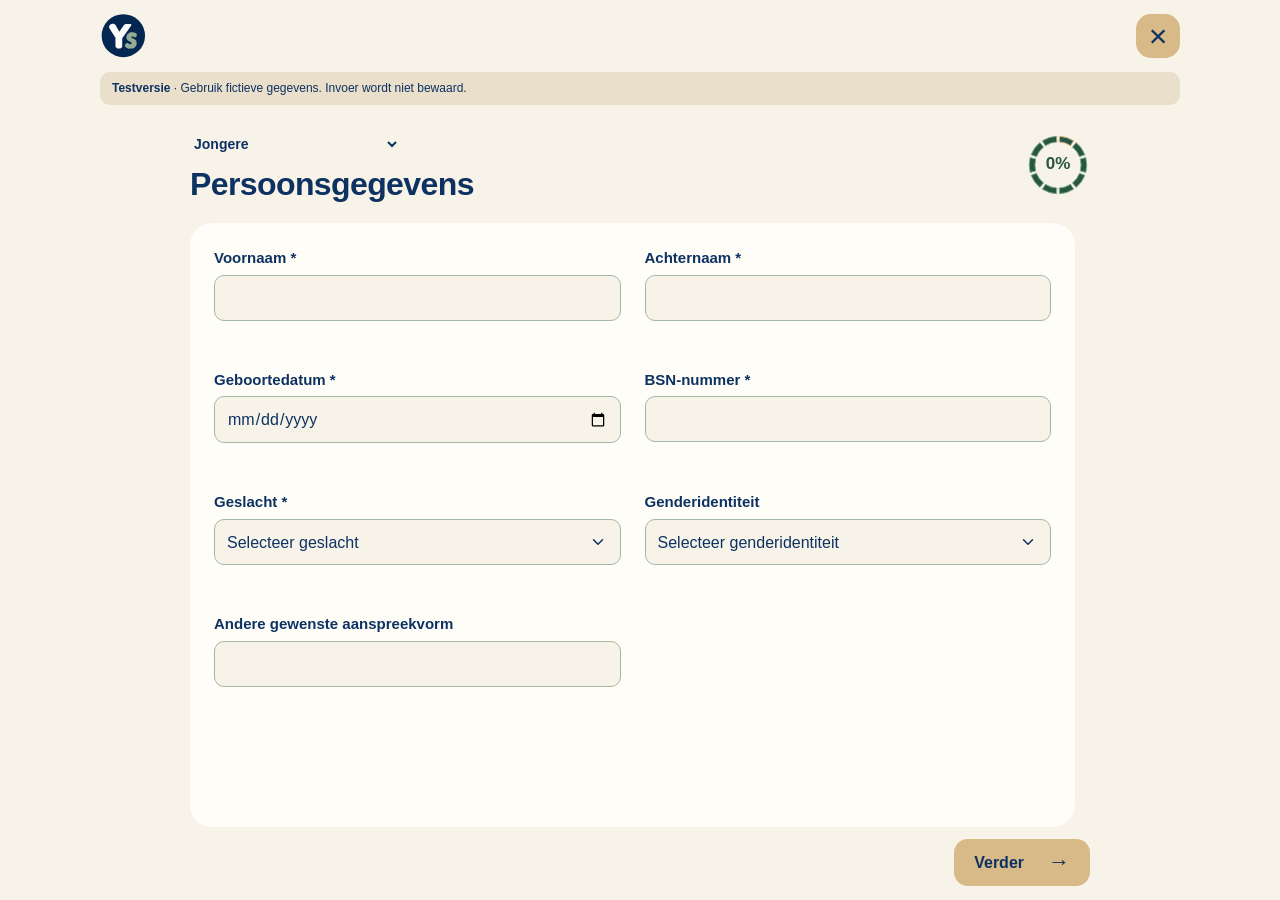
<file: young-support-mockup/aanmelden/index.html>
<!doctype html>
<html lang="nl">
<head>
  <meta charset="utf-8">
  <meta name="viewport" content="width=device-width, initial-scale=1">
  <meta name="robots" content="noindex,nofollow">
  <meta name="referrer" content="same-origin">
  <script>if (window.self !== window.top && new URLSearchParams(location.search).get("embedded") === "menu") document.documentElement.classList.add("ys-registration-embedded");</script>
  <title>Aanmelden | YoungSupport</title>
  <script src="../ys-legal-boot.js?v=20260915-close1"></script>
  <link rel="stylesheet" href="../ys-legal-transition.css?v=logo-continuity1">
  <link rel="icon" href="../young-support-favicon.svg">
  <link rel="stylesheet" href="../ys-aanmelden.css?v=20260928-ring4">
  <script defer src="../site-assets/gsap.min.js"></script>
  <script defer src="../site-assets/CustomEase.min.js"></script>
  <script defer src="../site-assets/DrawSVGPlugin.min.js"></script>
  <script defer src="../ys-legal-transition.js?v=20260918-history2"></script>
  <script defer src="../ys-aanmelden-schema.js?v=20260918-brand1"></script>
  <script defer src="../ys-aanmelden.js?v=20260928-ring3"></script>
</head>
<body>
  <a class="skip" href="#form-title">Naar het formulier</a>
  <div class="registration">
    <header class="header">
      <a class="brand" href="../" aria-label="YoungSupport — terug naar home"><img src="../young-support-mark-vector.svg?v=20260914-smooth2" alt=""></a>
      <a class="close" href="../" aria-label="Sluiten"><span class="close-icon" aria-hidden="true">×</span></a>
    </header>
    <div class="preview-notice"><strong>Testversie</strong> · Gebruik fictieve gegevens. Invoer wordt niet bewaard.</div>
    <main class="wizard">
      <form id="registration-form" novalidate autocomplete="off">
        <div class="screen-heading">
          <div class="heading-copy"><label class="sr-only" for="section-select">Ga naar onderdeel</label><select class="section-select" id="section-select"></select><h1 id="form-title" tabindex="-1">Aanmelden</h1><p class="intro" hidden></p></div>
          <div class="progress-ring" role="progressbar" aria-label="Voortgang van de aanmelding" aria-valuemin="0" aria-valuemax="100" aria-valuenow="0"><svg viewBox="0 0 100 100" aria-hidden="true"></svg><strong aria-hidden="true">0%</strong></div>
        </div>
        <div class="error-summary sr-only" role="alert"></div>
        <div class="screen-body"><div id="panels" class="fields"></div></div>
        <div class="wizard-bottom">
          <button class="skip-step" type="button" hidden>Niet van toepassing — sla dit onderdeel over</button>
          <div class="actions"><button class="back" type="button">← Vorige</button><button class="next" type="button"><span>Verder</span><span aria-hidden="true">→</span></button></div>
        </div>
      </form>
    </main>
    <noscript><p>Dit formulier heeft JavaScript nodig. Je kunt contact opnemen via info@youngsupport.nl.</p></noscript>
  </div>
</body>
</html>
</file>
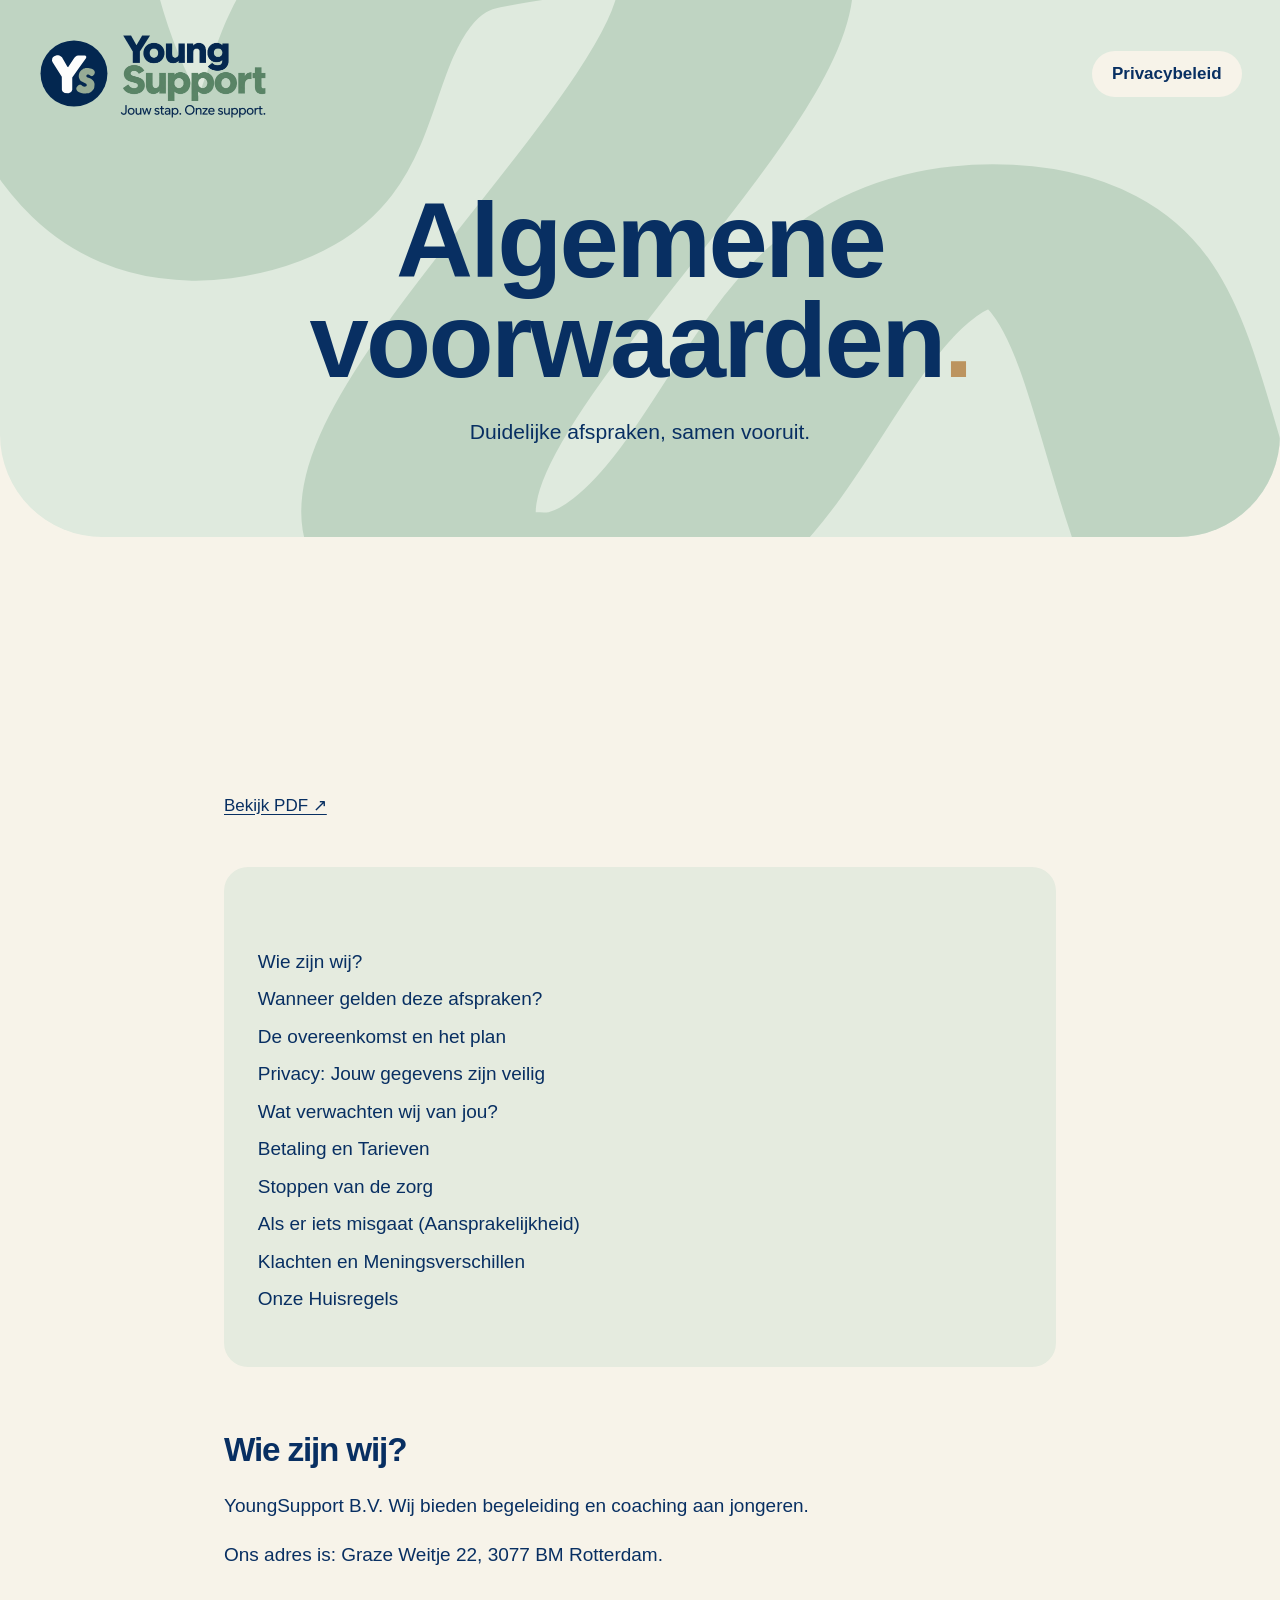
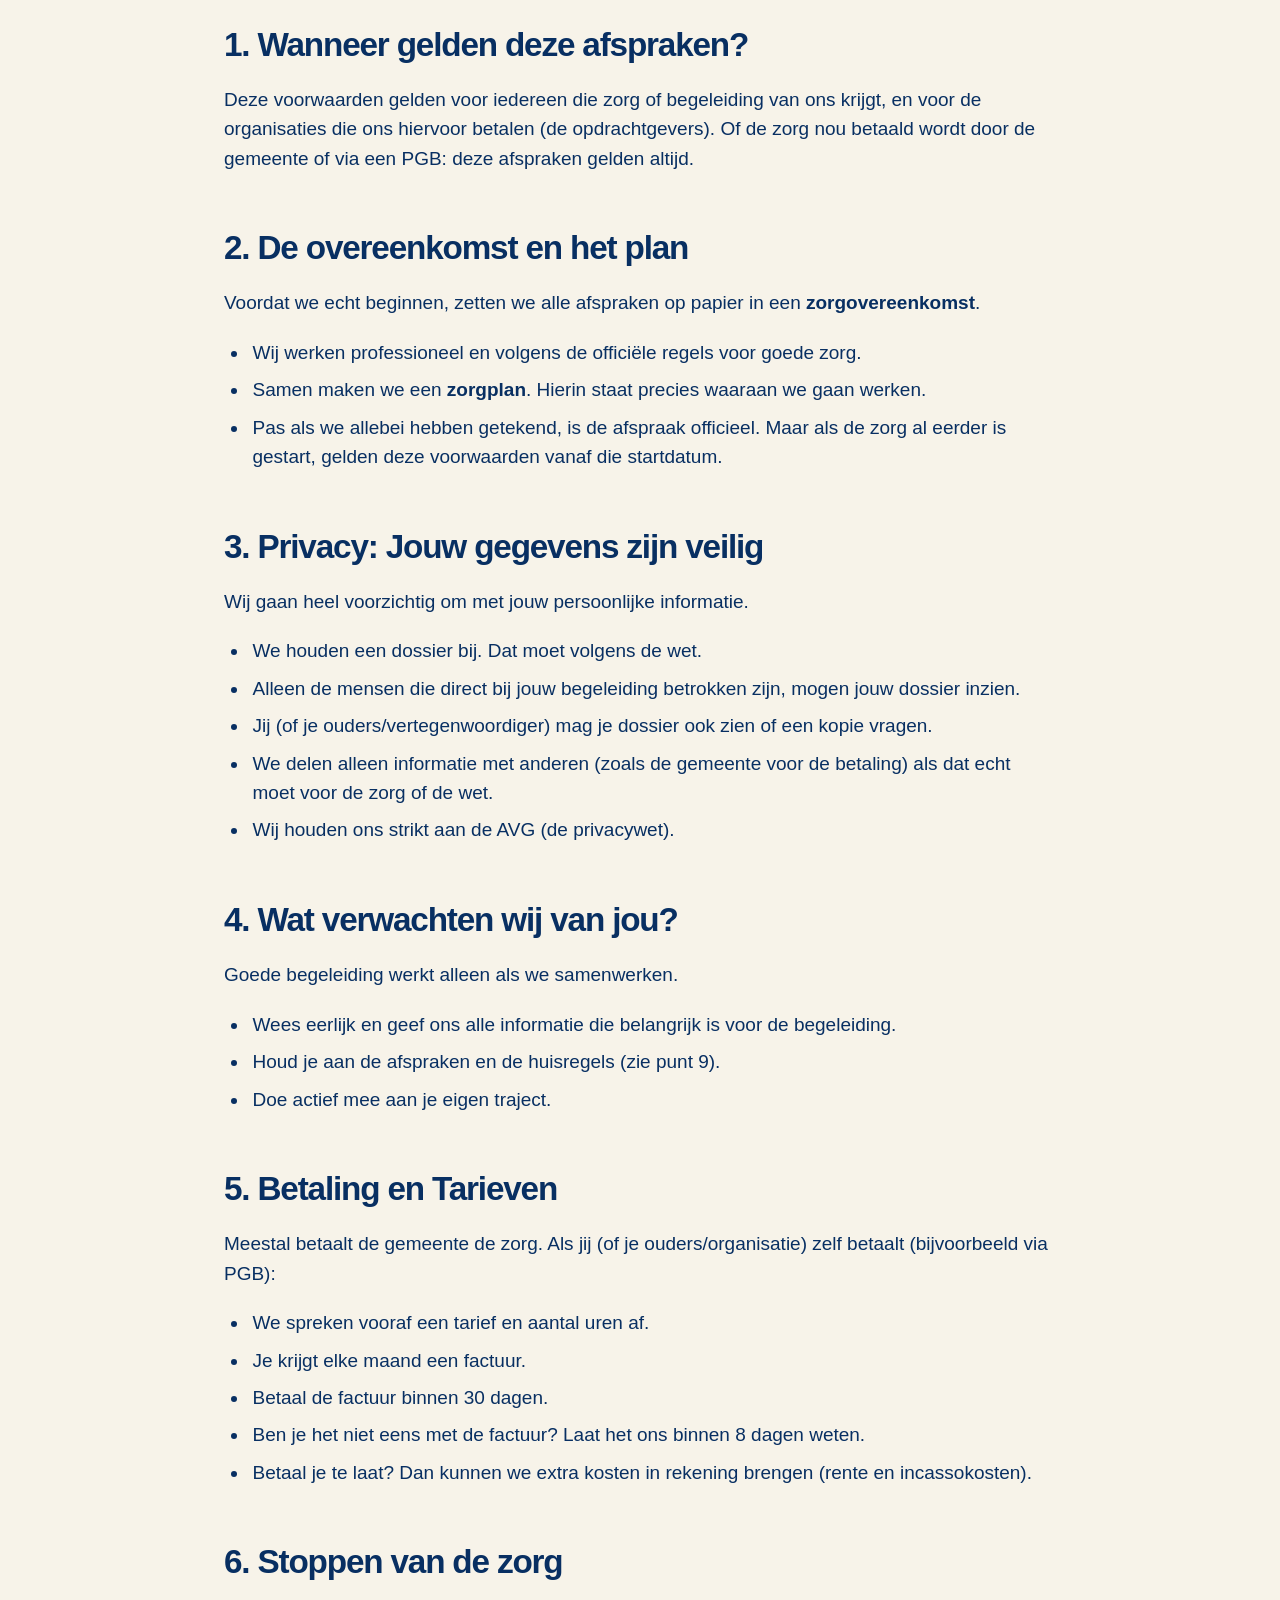
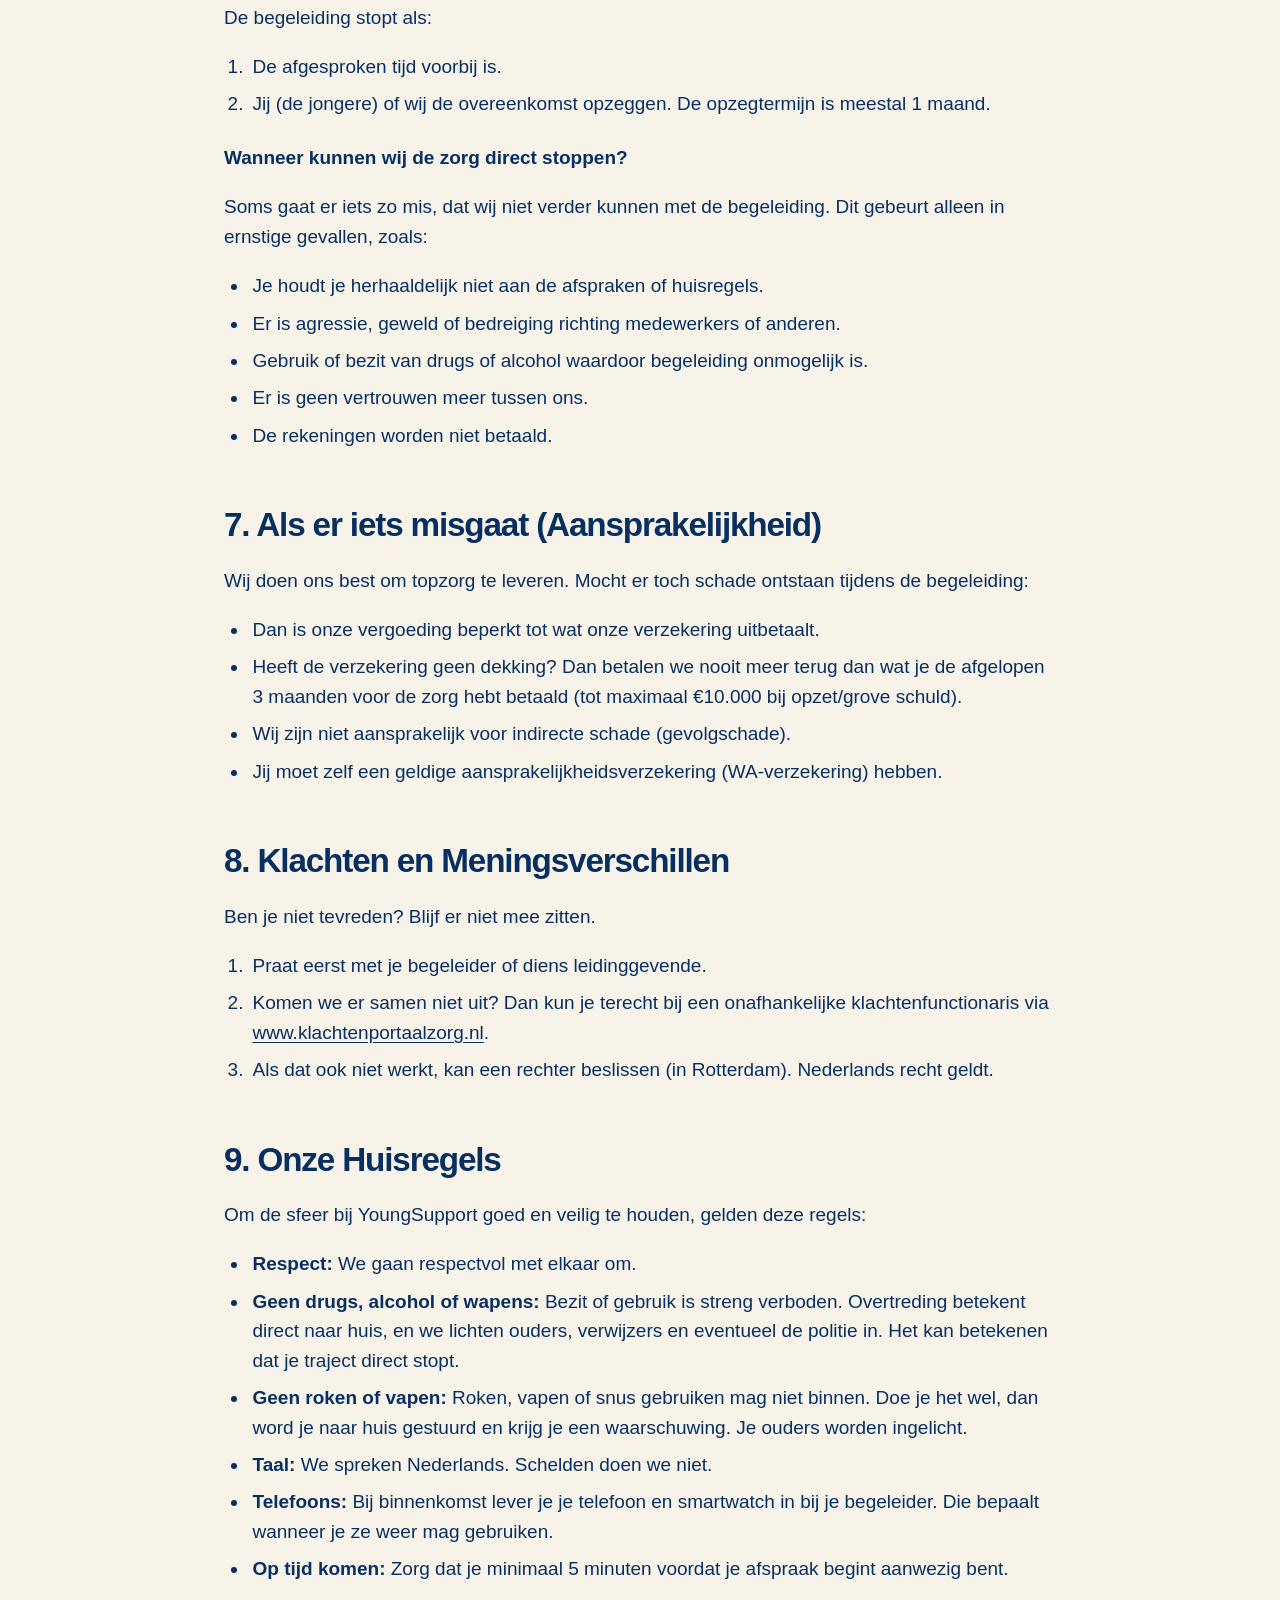
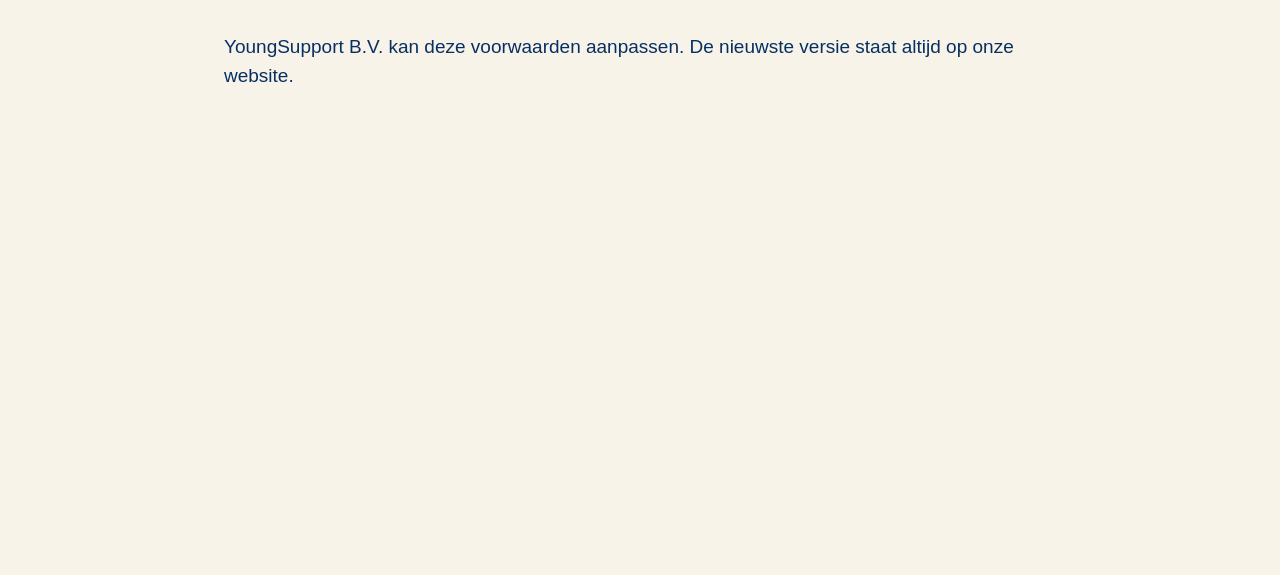
<file: young-support-mockup/algemene-voorwaarden/index.html>
<!doctype html>
<html lang="nl">
<head>
<meta charset="utf-8"><meta name="viewport" content="width=device-width, initial-scale=1">
<title>Algemene voorwaarden | YoungSupport</title>
<meta name="description" content="Duidelijke afspraken, samen vooruit.">
<link rel="icon" type="image/svg+xml" href="../young-support-favicon.svg?v=20260914-large1">
<link rel="stylesheet" href="../ys-legal-transition.css?v=logo-continuity1">
<script src="../ys-legal-boot.js?v=20260915-legal2"></script>
<link rel="stylesheet" href="../ys-legal.css?v=20260915-mobileqa1">
<link rel="stylesheet" href="../ys-page-menu.css?v=20260921-3">
<script defer src="../site-assets/gsap.min.js"></script>
<script defer src="../site-assets/CustomEase.min.js"></script>
<script defer src="../site-assets/DrawSVGPlugin.min.js"></script>
<script defer src="../ys-legal-transition.js?v=20260928-registration"></script>
<link rel="stylesheet" href="../ys-footer-base.css?v=20260917-1"><link rel="stylesheet" href="../ys-iso-base.css?v=20260918-borderless"><link rel="stylesheet" href="../ys-footer.css?v=20260917-backtop"><link rel="stylesheet" href="../ys-legal-motion.css?v=20260918-shared1"><script defer src="../site-assets/ScrollTrigger.min.js"></script><script defer src="../ys-footer-motion.js?v=20260918-shared1"></script><script defer src="../ys-text-reveal.js?v=20260918-shared1"></script><script defer src="../ys-legal-motion.js?v=20260918-shared1"></script><script defer src="../ys-page-menu.js?v=20260921-3"></script><link rel="stylesheet" href="../ys-registration-overlay.css?v=20260928-screens2">
<script defer src="../ys-registration-overlay.js?v=20260928-ring3"></script>
</head>
<body class="ys-legal-page">
<a class="legal-skip" href="#inhoud">Naar de inhoud</a>
<header class="legal-header"><a class="legal-brand" href="/young-support-mockup/" aria-label="YoungSupport — home"><img src="../young-support-mark-vector.svg?v=20260914-smooth2" alt=""><img src="../young-support-wordmark-clean.png" alt="YoungSupport. Jouw stap. Onze support."></a><nav aria-label="Hoofdnavigatie"><a href="/young-support-mockup/privacybeleid/">Privacybeleid</a></nav></header>
<main>
<section class="legal-hero" aria-labelledby="legal-title">
<svg class="legal-hero__pattern" viewBox="0 0 1080 1080" preserveAspectRatio="none" fill="none" aria-hidden="true"><path d="M66.858-19C57.597 196.452 127.164 482.585 206.5 464.5c125.428-28.592 52.293-293.51 200.001-339 568.234-175-241.425 712.6 15.5 803.02C645 1007 629.398 499 810.5 499c113.398 0 106.54 189.465 164.235 429.52 48.005 199.72 89.415 213.09 105.265 173.78" stroke="currentColor" stroke-width="180" stroke-linecap="round"/></svg>
<h1 id="legal-title"><span>Algemene</span><span>voorwaarden<span class="legal-dot">.</span></span></h1><p>Duidelijke afspraken, samen vooruit.</p>
</section>
<article class="legal-copy" id="inhoud">
<p><strong>Versie:</strong> 1 maart 2026</p>
<p>Welkom bij YoungSupport. Om goed met elkaar te kunnen werken, hebben we duidelijke afspraken nodig. Hieronder lees je in simpele taal wat je van ons kunt verwachten en wat wij van jou verwachten.</p>
<div class="legal-doclinks"><a href="../Algemene-Voorwaarden-YS-v1.pdf?v=20260918-brand1" target="_blank" rel="noopener">Bekijk PDF ↗</a></div>
<nav class="legal-toc" aria-label="Inhoudsopgave"><h2>Inhoud</h2><ol><li><a href="#artikel-0">Wie zijn wij?</a></li><li><a href="#artikel-1">Wanneer gelden deze afspraken?</a></li><li><a href="#artikel-2">De overeenkomst en het plan</a></li><li><a href="#artikel-3">Privacy: Jouw gegevens zijn veilig</a></li><li><a href="#artikel-4">Wat verwachten wij van jou?</a></li><li><a href="#artikel-5">Betaling en Tarieven</a></li><li><a href="#artikel-6">Stoppen van de zorg</a></li><li><a href="#artikel-7">Als er iets misgaat (Aansprakelijkheid)</a></li><li><a href="#artikel-8">Klachten en Meningsverschillen</a></li><li><a href="#artikel-9">Onze Huisregels</a></li></ol></nav>
<section id="artikel-0"><h2>Wie zijn wij?</h2><p>YoungSupport B.V. Wij bieden begeleiding en coaching aan jongeren.</p><p>Ons adres is: Graze Weitje 22, 3077 BM Rotterdam.</p></section>
<section id="artikel-1"><h2>1. Wanneer gelden deze afspraken?</h2><p>Deze voorwaarden gelden voor iedereen die zorg of begeleiding van ons krijgt, en voor de organisaties die ons hiervoor betalen (de opdrachtgevers). Of de zorg nou betaald wordt door de gemeente of via een PGB: deze afspraken gelden altijd.</p></section>
<section id="artikel-2"><h2>2. De overeenkomst en het plan</h2><p>Voordat we echt beginnen, zetten we alle afspraken op papier in een <strong>zorgovereenkomst</strong>.</p><ul><li>Wij werken professioneel en volgens de officiële regels voor goede zorg.</li><li>Samen maken we een <strong>zorgplan</strong>. Hierin staat precies waaraan we gaan werken.</li><li>Pas als we allebei hebben getekend, is de afspraak officieel. Maar als de zorg al eerder is gestart, gelden deze voorwaarden vanaf die startdatum.</li></ul></section>
<section id="artikel-3"><h2>3. Privacy: Jouw gegevens zijn veilig</h2><p>Wij gaan heel voorzichtig om met jouw persoonlijke informatie.</p><ul><li>We houden een dossier bij. Dat moet volgens de wet.</li><li>Alleen de mensen die direct bij jouw begeleiding betrokken zijn, mogen jouw dossier inzien.</li><li>Jij (of je ouders/vertegenwoordiger) mag je dossier ook zien of een kopie vragen.</li><li>We delen alleen informatie met anderen (zoals de gemeente voor de betaling) als dat echt moet voor de zorg of de wet.</li><li>Wij houden ons strikt aan de AVG (de privacywet).</li></ul></section>
<section id="artikel-4"><h2>4. Wat verwachten wij van jou?</h2><p>Goede begeleiding werkt alleen als we samenwerken.</p><ul><li>Wees eerlijk en geef ons alle informatie die belangrijk is voor de begeleiding.</li><li>Houd je aan de afspraken en de huisregels (zie punt 9).</li><li>Doe actief mee aan je eigen traject.</li></ul></section>
<section id="artikel-5"><h2>5. Betaling en Tarieven</h2><p>Meestal betaalt de gemeente de zorg. Als jij (of je ouders/organisatie) zelf betaalt (bijvoorbeeld via PGB):</p><ul><li>We spreken vooraf een tarief en aantal uren af.</li><li>Je krijgt elke maand een factuur.</li><li>Betaal de factuur binnen 30 dagen.</li><li>Ben je het niet eens met de factuur? Laat het ons binnen 8 dagen weten.</li><li>Betaal je te laat? Dan kunnen we extra kosten in rekening brengen (rente en incassokosten).</li></ul></section>
<section id="artikel-6"><h2>6. Stoppen van de zorg</h2><p>De begeleiding stopt als:</p><ol><li>De afgesproken tijd voorbij is.</li><li>Jij (de jongere) of wij de overeenkomst opzeggen. De opzegtermijn is meestal 1 maand.</li></ol><p><strong>Wanneer kunnen wij de zorg direct stoppen?</strong></p><p>Soms gaat er iets zo mis, dat wij niet verder kunnen met de begeleiding. Dit gebeurt alleen in ernstige gevallen, zoals:</p><ul><li>Je houdt je herhaaldelijk niet aan de afspraken of huisregels.</li><li>Er is agressie, geweld of bedreiging richting medewerkers of anderen.</li><li>Gebruik of bezit van drugs of alcohol waardoor begeleiding onmogelijk is.</li><li>Er is geen vertrouwen meer tussen ons.</li><li>De rekeningen worden niet betaald.</li></ul></section>
<section id="artikel-7"><h2>7. Als er iets misgaat (Aansprakelijkheid)</h2><p>Wij doen ons best om topzorg te leveren. Mocht er toch schade ontstaan tijdens de begeleiding:</p><ul><li>Dan is onze vergoeding beperkt tot wat onze verzekering uitbetaalt.</li><li>Heeft de verzekering geen dekking? Dan betalen we nooit meer terug dan wat je de afgelopen 3 maanden voor de zorg hebt betaald (tot maximaal €10.000 bij opzet/grove schuld).</li><li>Wij zijn niet aansprakelijk voor indirecte schade (gevolgschade).</li><li>Jij moet zelf een geldige aansprakelijkheidsverzekering (WA-verzekering) hebben.</li></ul></section>
<section id="artikel-8"><h2>8. Klachten en Meningsverschillen</h2><p>Ben je niet tevreden? Blijf er niet mee zitten.</p><ol><li>Praat eerst met je begeleider of diens leidinggevende.</li><li>Komen we er samen niet uit? Dan kun je terecht bij een onafhankelijke klachtenfunctionaris via <a href="https://www.klachtenportaalzorg.nl">www.klachtenportaalzorg.nl</a>.</li><li>Als dat ook niet werkt, kan een rechter beslissen (in Rotterdam). Nederlands recht geldt.</li></ol></section>
<section id="artikel-9"><h2>9. Onze Huisregels</h2><p>Om de sfeer bij YoungSupport goed en veilig te houden, gelden deze regels:</p><ul><li><strong>Respect:</strong> We gaan respectvol met elkaar om.</li><li><strong>Geen drugs, alcohol of wapens:</strong> Bezit of gebruik is streng verboden. Overtreding betekent direct naar huis, en we lichten ouders, verwijzers en eventueel de politie in. Het kan betekenen dat je traject direct stopt.</li><li><strong>Geen roken of vapen:</strong> Roken, vapen of snus gebruiken mag niet binnen. Doe je het wel, dan word je naar huis gestuurd en krijg je een waarschuwing. Je ouders worden ingelicht.</li><li><strong>Taal:</strong> We spreken Nederlands. Schelden doen we niet.</li><li><strong>Telefoons:</strong> Bij binnenkomst lever je je telefoon en smartwatch in bij je begeleider. Die bepaalt wanneer je ze weer mag gebruiken.</li><li><strong>Op tijd komen:</strong> Zorg dat je minimaal 5 minuten voordat je afspraak begint aanwezig bent.</li></ul></section>
<p style="margin-top:48px">YoungSupport B.V. kan deze voorwaarden aanpassen. De nieuwste versie staat altijd op onze website.</p>
</article>
</main>
<footer class="ys-site-footer" data-footer-parallax aria-label="Footer">
        <div class="ys-site-footer__info">
          <div class="ys-site-footer__bottom" data-footer-parallax-top>
          <div class="ys-site-footer__brand-column">

    <span class="ys-brand ys-brand--footer">
      <span class="ys-brand__art" aria-hidden="true">
        <img class="ys-brand__mark" src="../young-support-mark-vector.svg?v=20260914-smooth2" alt="">
        <img class="ys-brand__wordmark" src="../young-support-wordmark-clean.png" alt="">
      </span>
    </span>
            <p>Persoonlijke begeleiding voor jongeren en jongvolwassenen.</p>
          </div>

          <nav class="ys-site-footer__column" aria-label="Navigatie in de footer">
            <h3>Navigatie</h3>
            <ul>
              <li><a href="/young-support-mockup/#top">Home</a></li>
              <li><a href="/young-support-mockup/#how-it-works">Onze aanpak</a></li>
              <li><a href="/young-support-mockup/over-ons/">Over ons</a></li>
              <li><a href="/young-support-mockup/#over-ons">Voor wie</a></li>
            </ul>
          </nav>

          <nav class="ys-site-footer__column" aria-label="Informatie in de footer">
            <h3>Informatie</h3>
            <ul>
              <li><a href="/young-support-mockup/privacybeleid/">Privacybeleid</a></li>
              <li><a href="/young-support-mockup/algemene-voorwaarden/">Algemene voorwaarden</a></li>
<li><a href="/young-support-mockup/klachtenregeling/">Klachtenregeling</a></li>
            </ul>
          </nav>

          <div class="ys-site-footer__column ys-site-footer__contact-column">
            <h3>Contact</h3>
            <address class="ys-site-footer__address">
              <strong>YoungSupport B.V.</strong>
              <span>Graze Weitje 22</span>
              <span>3077 BM Rotterdam</span>
              <a href="tel:+31681038635">+31 6 81 03 86 35</a>
              <a href="mailto:info@youngsupport.nl">info@youngsupport.nl</a>
            </address>
          </div>
          </div>

          <div class="ys-site-footer__base" data-footer-parallax-bottom>
            <img class="ys-site-footer__certification" src="../iso-9001-label.png" alt="ISO 9001:2015 gecertificeerd">
            <div class="ys-site-footer__base-meta">
              <span>© 2026 YoungSupport</span>
            </div>
            <div class="ys-site-footer__base-actions">
              <div class="ys-site-footer__socials" aria-label="Social media">
                <a class="ys-site-footer__social" href="#" aria-label="YoungSupport op LinkedIn"><svg viewBox="0 0 24 24" aria-hidden="true" class="button-social__icon ys-header-social__icon"><path fill="currentColor" d="M5.2 3.35a1.86 1.86 0 1 1 0 3.72 1.86 1.86 0 0 1 0-3.72ZM3.6 8.55h3.2V20H3.6V8.55Zm5.08 0h3.07v1.57h.04c.43-.81 1.47-1.82 3.03-1.82 3.24 0 3.84 2.13 3.84 4.9V20h-3.2v-6.03c0-1.44-.03-3.29-2-3.29-2 0-2.31 1.57-2.31 3.18V20H8.68V8.55Z"/></svg></a>
                <a class="ys-site-footer__social" href="#" aria-label="YoungSupport op Instagram"><svg viewBox="0 0 24 24" aria-hidden="true" class="button-social__icon ys-header-social__icon"><path fill="currentColor" d="M7.8 2h8.4C19.4 2 22 4.6 22 7.8v8.4a5.8 5.8 0 0 1-5.8 5.8H7.8C4.6 22 2 19.4 2 16.2V7.8A5.8 5.8 0 0 1 7.8 2Zm-.2 2A3.6 3.6 0 0 0 4 7.6v8.8C4 18.39 5.61 20 7.6 20h8.8a3.6 3.6 0 0 0 3.6-3.6V7.6C20 5.61 18.39 4 16.4 4H7.6Zm9.65 1.5a1.25 1.25 0 1 1 0 2.5 1.25 1.25 0 0 1 0-2.5ZM12 7a5 5 0 1 1 0 10 5 5 0 0 1 0-10Zm0 2a3 3 0 1 0 0 6 3 3 0 0 0 0-6Z"/></svg></a>
              </div>
              <button class="ys-site-footer__back-top" type="button" aria-label="Terug naar boven">Terug naar boven <span aria-hidden="true">↑</span></button>
            </div>
          </div>
        </div>
      </footer>
<!-- Inhoud overgenomen van https://www.youngsupport.nl/algemene-voorwaarden op 15 september 2026. -->
<template id="ys-iso-template"><div data-pop-up="" data-wf--logo-pop-up--variant="left" class="pop-up"><button type="button" data-pop-up-button="" aria-label="Show Sign up" class="pop-up__button"><span class="pop-up__button-inner"><svg xmlns="http://www.w3.org/2000/svg" fill="none" viewBox="0 0 80 80" width="100%" class="pop-up__button-svg"><path fill="currentColor" d="m53.332 55.909-9.81-22.05c1.253-3.071 4.434-12.573 1.132-24.425a.845.845 0 0 0-.602-.6.82.82 0 0 0-.82.24c-.096.12-2.651 2.711-4.507 6.19-2.58 4.799-2.531 8.854.12 11.78 2.917 3.192 3.062 5.423 2.893 6.431l-.555.048c-.988-2.111-4.29-8.062-12.51-13.82a.734.734 0 0 0-.698-.072c-.242.096-.386.336-.41.576-.314 3.839.723 11.3 6.893 12.212 3.881.576 5.183 1.68 5.593 2.136-.121.816-.41 1.871-.989 3.239l-7.28 16.651h-.023a1.456 1.456 0 0 1-.12.288l-.097.192c-1.157 2.471-5.327 6.766-6.99 8.446-.41.431-.7.72-.796.84-.096.12-.385.575.169 1.175.771.84 3.182 1.895 4.315 1.104.337-.24.53-.48.747-.768.627-.816 4.001-4.559 9.424-9.261 0 0 1.76-2.184 4.435-2.52h1.616c1.205 0 2.169.288 2.723 1.512l.892 2.04c.844 1.943.844 2.998-2 3.454v1.296h11.642v-1.248c-2.363-.432-2.869-1.727-4.387-5.086Zm-13.233-7.27a2.284 2.284 0 0 1-2.29-2.28 2.284 2.284 0 0 1 2.29-2.279 2.284 2.284 0 0 1 2.29 2.28c0 1.247-1.037 2.279-2.29 2.279Z"></path><path fill="currentColor" fill-rule="evenodd" d="M40.922 0C63.522 0 80 18.401 80 41.1 80 63.8 63.522 80 40.922 80S0 63.8 0 41.1C0 18.402 18.321 0 40.922 0Zm22.857 15.697c-13.817-13.474-36.234-13.754-49.77 0C.473 29.45 2.035 50.379 15.852 63.853 29.67 77.327 52.823 79.81 66.36 66.055c13.537-13.754 11.237-36.884-2.58-50.358Z" clip-rule="evenodd"></path></svg></span></button><div class="pop-up__overlay"><div class="pop-up__overlay-inner"><div class="pop-up__overlay-bg-wrap"><div class="pop-up__overlay-ears"><svg xmlns="http://www.w3.org/2000/svg" fill="none" viewBox="0 0 44 45" width="100%" class="pop-up__overlay-left-ear"><path fill="currentColor" d="M1.335.198c.671-.316 1.5-.254 2.186.187C27.678 16.847 39.839 36.953 44 45h-6.048c-2.382-1.604-6.964-3.674-15.652-4.814C2.999 37.666-.665 14.174.09 2.04.152 1.28.589.515 1.335.198Z"></path></svg><svg xmlns="http://www.w3.org/2000/svg" fill="none" viewBox="0 0 29 80" width="100%" class="pop-up__overlay-right-ear"><path fill="currentColor" d="M19.388.879c.667-.771 1.647-1.018 2.559-.807.912.21 1.682.956 1.926 1.861C34.595 38.09 25.79 69.237 21.823 80h-4.188c-.17-4.22-2.739-13.318-10.975-22.064-8.493-9.099-8.88-21.913-1.063-37.23C11.221 9.603 19.091 1.266 19.388.879Z"></path></svg></div><div class="pop-up__overlay-bg"></div></div><div class="pop-up__overlay-content"><h3 class="pop-up__overlay-title u-heading-xs">Want to join the Club?</h3><div class="pop-up__overlay-content-action"><a data-button-alt="" data-wf--button-alt--variant="small" href="/young-support-mockup/aanmelden/" target="_blank" class="button-alt w-inline-block"><span class="button-alt__text-wrap"><span class="button-alt__bg"></span><span class="button-alt__text-outer"><span data-button-alt-text="" class="button-alt__text" aria-label="Sign-up now!"><span class="split-char" aria-hidden="true" style="translate: none; rotate: none; scale: none; will-change: transform; transform-origin: 50% 50%; transform: translate(0px, 0px); display: inline-block;">S</span><span class="split-char" aria-hidden="true" style="translate: none; rotate: none; scale: none; will-change: transform; transform-origin: 50% 50%; transform: translate(0px, 0px); display: inline-block;">i</span><span class="split-char" aria-hidden="true" style="translate: none; rotate: none; scale: none; will-change: transform; transform-origin: 50% 50%; transform: translate(0px, 0px); display: inline-block;">g</span><span class="split-char" aria-hidden="true" style="translate: none; rotate: none; scale: none; will-change: transform; transform-origin: 50% 50%; transform: translate(0px, 0px); display: inline-block;">n</span><span class="split-char" aria-hidden="true" style="translate: none; rotate: none; scale: none; will-change: transform; transform-origin: 50% 50%; transform: translate(0px, 0px); display: inline-block;">-</span><span class="split-char" aria-hidden="true" style="translate: none; rotate: none; scale: none; will-change: transform; transform-origin: 50% 50%; transform: translate(0px, 0px); display: inline-block;">u</span><span class="split-char" aria-hidden="true" style="translate: none; rotate: none; scale: none; will-change: transform; transform-origin: 50% 50%; transform: translate(0px, 0px); display: inline-block;">p</span> <span class="split-char" aria-hidden="true" style="translate: none; rotate: none; scale: none; will-change: transform; transform-origin: 50% 50%; transform: translate(0px, 0px); display: inline-block;">n</span><span class="split-char" aria-hidden="true" style="translate: none; rotate: none; scale: none; will-change: transform; transform-origin: 50% 50%; transform: translate(0px, 0px); display: inline-block;">o</span><span class="split-char" aria-hidden="true" style="translate: none; rotate: none; scale: none; will-change: transform; transform-origin: 50% 50%; transform: translate(0px, 0px); display: inline-block;">w</span><span class="split-char" aria-hidden="true" style="translate: none; rotate: none; scale: none; will-change: transform; transform-origin: 50% 50%; transform: translate(0px, 0px); display: inline-block;">!</span></span></span></span><span class="button-alt__icon-wrap"><span class="button-alt__bg"></span><span class="button-alt__icon-outer"><svg xmlns="http://www.w3.org/2000/svg" width="100%" viewBox="0 0 14 13" fill="none" aria-hidden="true" class="button-alt__icon"><path d="M13.58 5.66v.845l-5.994 5.66-1.71-2.063a61.427 61.427 0 0 1 4.265-2.988l-.02-.078c-1.828.196-4.107.294-6.387.294H0V4.835h3.734c2.28 0 4.56.098 6.387.294l.02-.059a67.638 67.638 0 0 1-4.265-3.006L7.586 0l5.994 5.66Z" fill="currentColor"></path></svg></span></span></a></div></div></div><div class="pop-up__overlay-target-zone"></div></div></div></template><script src="../ys-footer-iso.js?v=20260918-brand1"></script></body></html>
</file>
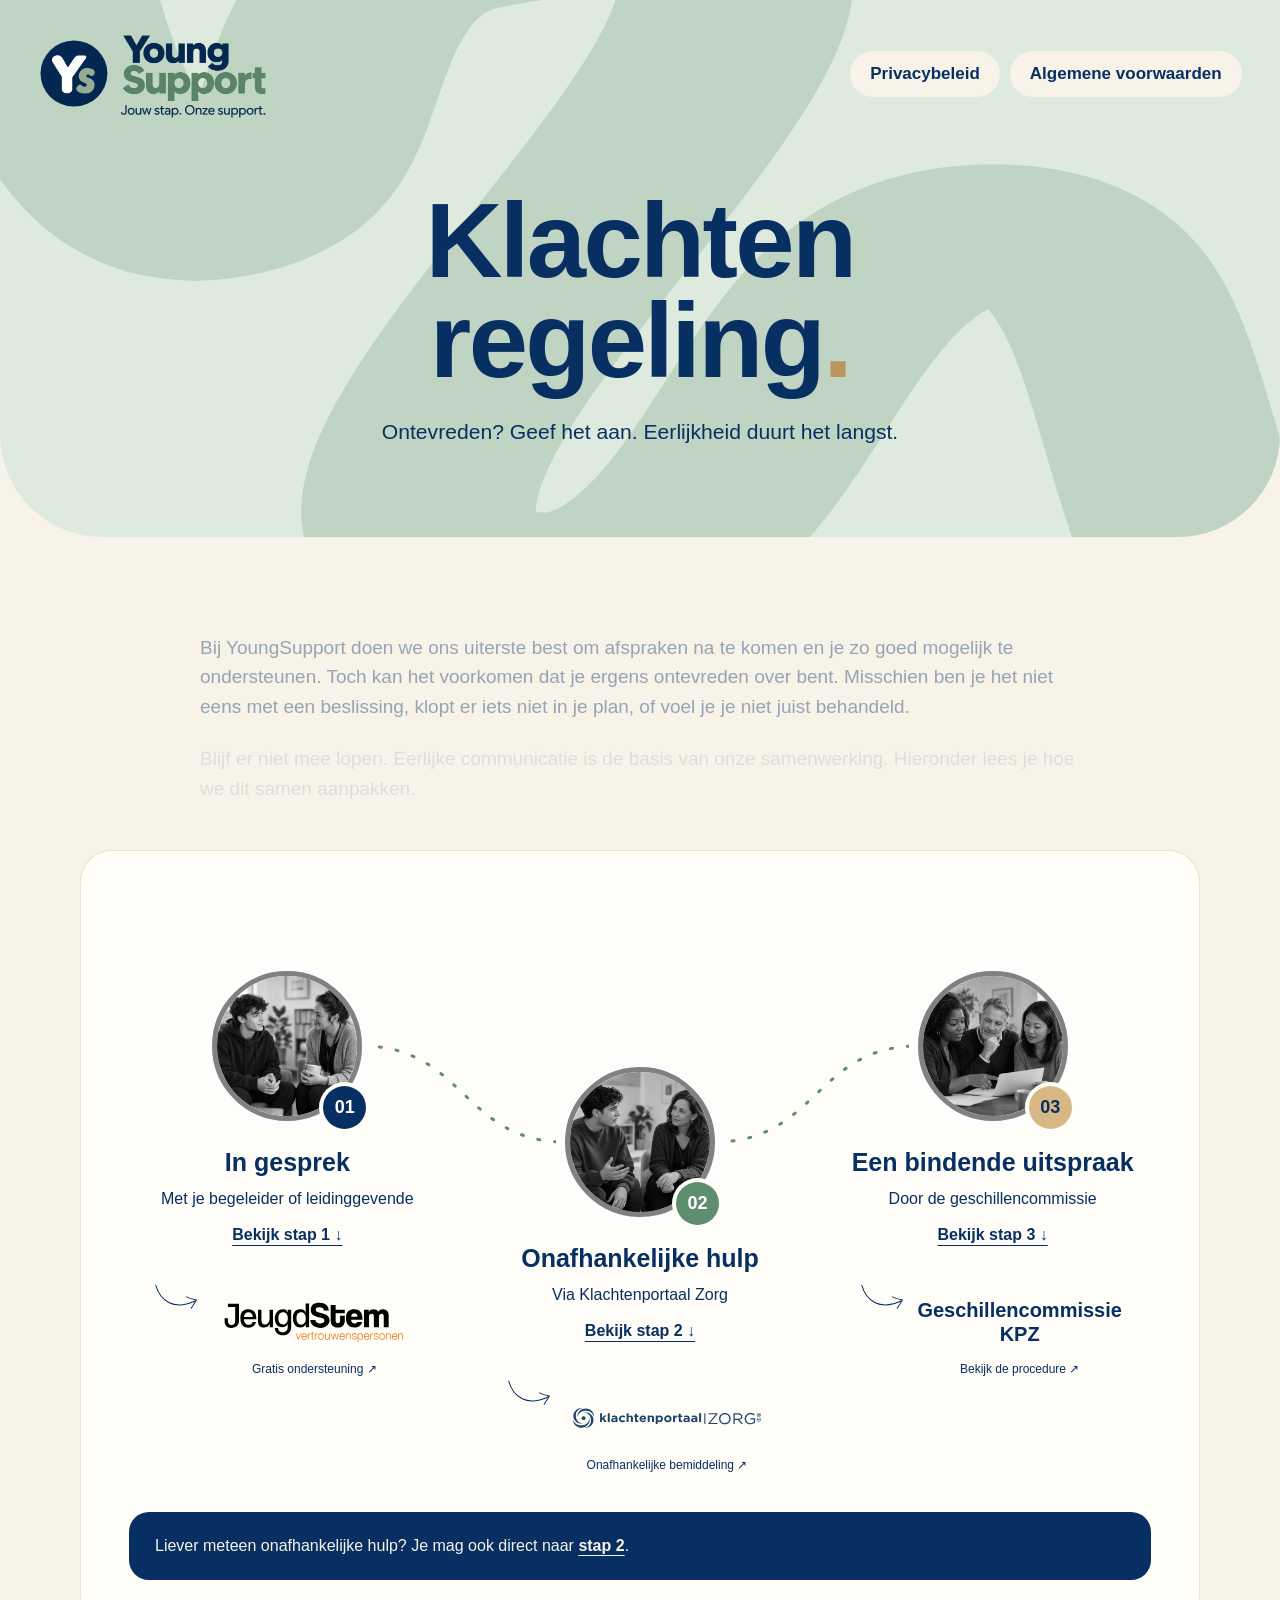
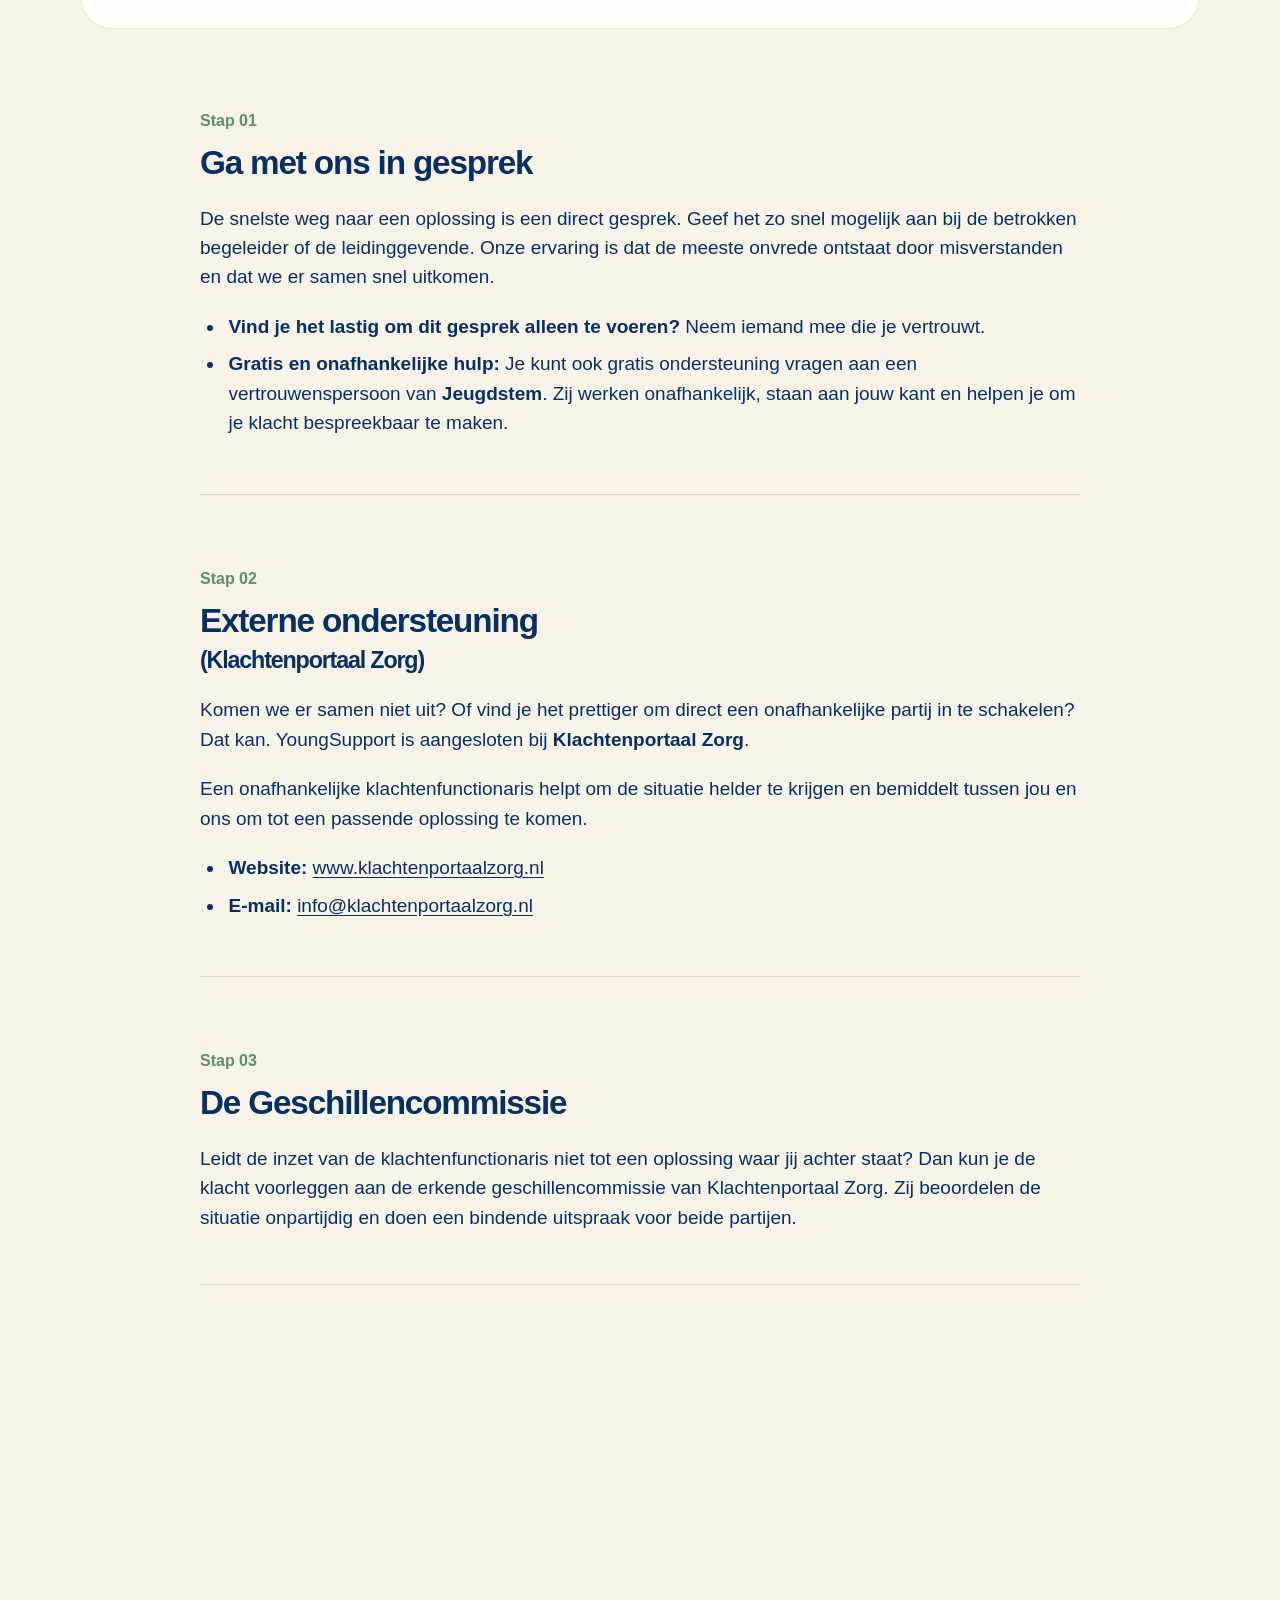
<file: young-support-mockup/klachtenregeling/index.html>
<!doctype html>
<html lang="nl">
<head>
<meta charset="utf-8"><meta name="viewport" content="width=device-width, initial-scale=1">
<title>Klachtenregeling | YoungSupport</title>
<meta name="description" content="Ontevreden? Geef het aan. Eerlijkheid duurt het langst.">
<link rel="icon" type="image/svg+xml" href="../young-support-favicon.svg?v=20260914-large1">
<link rel="stylesheet" href="../ys-legal-transition.css?v=logo-continuity1">
<script src="../ys-legal-boot.js?v=20260915-legal2"></script>
<link rel="stylesheet" href="../ys-legal.css?v=20260915-mobileqa1">
<link rel="stylesheet" href="../ys-page-menu.css?v=20260921-3">
<script defer src="../site-assets/gsap.min.js"></script>
<script defer src="../site-assets/CustomEase.min.js"></script>
<script defer src="../site-assets/DrawSVGPlugin.min.js"></script>
<script defer src="../ys-legal-transition.js?v=20260928-registration"></script>
<link rel="stylesheet" href="../ys-footer-base.css?v=20260917-1"><link rel="stylesheet" href="../ys-iso-base.css?v=20260918-borderless"><link rel="stylesheet" href="../ys-footer.css?v=20260917-backtop"><link rel="stylesheet" href="../ys-legal-motion.css?v=20260918-shared1"><script defer src="../site-assets/ScrollTrigger.min.js"></script><script defer src="../ys-footer-motion.js?v=20260918-shared1"></script><script defer src="../ys-text-reveal.js?v=20260918-shared1"></script><script defer src="../ys-legal-motion.js?v=20260918-shared1"></script><link rel="stylesheet" href="../ys-complaints.css?v=20260917-4"><script defer src="../ys-page-menu.js?v=20260921-3"></script><link rel="stylesheet" href="../ys-registration-overlay.css?v=20260928-screens2">
<script defer src="../ys-registration-overlay.js?v=20260928-ring3"></script>
</head>
<body class="ys-legal-page">
<a class="legal-skip" href="#inhoud">Naar de inhoud</a>
<header class="legal-header"><a class="legal-brand" href="/young-support-mockup/" aria-label="YoungSupport — home"><img src="../young-support-mark-vector.svg?v=20260914-smooth2" alt=""><img src="../young-support-wordmark-clean.png" alt="YoungSupport. Jouw stap. Onze support."></a><nav aria-label="Hoofdnavigatie"><a href="/young-support-mockup/privacybeleid/">Privacybeleid</a><a href="/young-support-mockup/algemene-voorwaarden/">Algemene voorwaarden</a></nav></header>
<main>
<section class="legal-hero" aria-labelledby="legal-title">
<svg class="legal-hero__pattern" viewBox="0 0 1080 1080" preserveAspectRatio="none" fill="none" aria-hidden="true"><path d="M66.858-19C57.597 196.452 127.164 482.585 206.5 464.5c125.428-28.592 52.293-293.51 200.001-339 568.234-175-241.425 712.6 15.5 803.02C645 1007 629.398 499 810.5 499c113.398 0 106.54 189.465 164.235 429.52 48.005 199.72 89.415 213.09 105.265 173.78" stroke="currentColor" stroke-width="180" stroke-linecap="round"/></svg>
<h1 id="legal-title"><span>Klachten</span><span>regeling<span class="legal-dot">.</span></span></h1><p>Ontevreden? Geef het aan. Eerlijkheid duurt het langst.</p>
</section>
<article class="legal-copy ys-complaints" id="inhoud">
<p>Bij YoungSupport doen we ons uiterste best om afspraken na te komen en je zo goed mogelijk te ondersteunen. Toch kan het voorkomen dat je ergens ontevreden over bent. Misschien ben je het niet eens met een beslissing, klopt er iets niet in je plan, of voel je je niet juist behandeld.</p>
<p>Blijf er niet mee lopen. Eerlijke communicatie is de basis van onze samenwerking. Hieronder lees je hoe we dit samen aanpakken.</p>
<nav class="complaint-route" aria-label="Je klacht in drie stappen"><div class="route-heading"><p class="route-label">Zo pakken we het aan</p></div><div class="route-canvas"><svg class="route-connector" aria-hidden="true"><path/></svg><ol><li><a class="route-step-link" href="#stap-01"><span class="route-portrait"><img src="../complaint-assets/stap-1.jpg" alt="Een jongvolwassene en begeleider in gesprek" width="512" height="512" loading="lazy" decoding="async"><span class="route-number">01</span></span><span class="route-description"><strong>In gesprek</strong><span>Met je begeleider of leidinggevende</span><span class="route-action">Bekijk stap 1 ↓</span></span></a><div class="route-partner"><svg class="partner-arrow" viewBox="0 0 80 65" fill="none" aria-hidden="true"><path d="M6 6 C8 35 28 56 67 47 M54 37 Q62 43 70 46 L58 58" stroke="currentColor" stroke-width="1.8" stroke-linecap="round" stroke-linejoin="round"/></svg><a href="https://jeugdstem.nl" target="_blank" rel="noopener" aria-label="Jeugdstem – opent in nieuw tabblad"><img src="../complaint-assets/jeugdstem.svg" alt="Jeugdstem" width="150" height="48" loading="lazy"><span>Gratis ondersteuning ↗</span></a></div></li><li><a class="route-step-link" href="#stap-02"><span class="route-portrait"><img src="../complaint-assets/stap-2.jpg" alt="Een jongvolwassene in gesprek met een bemiddelaar" width="512" height="512" loading="lazy" decoding="async"><span class="route-number">02</span></span><span class="route-description"><strong>Onafhankelijke hulp</strong><span>Via Klachtenportaal Zorg</span><span class="route-action">Bekijk stap 2 ↓</span></span></a><div class="route-partner"><svg class="partner-arrow" viewBox="0 0 80 65" fill="none" aria-hidden="true"><path d="M6 6 C8 35 28 56 67 47 M54 37 Q62 43 70 46 L58 58" stroke="currentColor" stroke-width="1.8" stroke-linecap="round" stroke-linejoin="round"/></svg><a href="https://klachtenportaalzorg.nl" target="_blank" rel="noopener" aria-label="Klachtenportaal Zorg – opent in nieuw tabblad"><img src="../complaint-assets/klachtenportaal-zorg.svg" alt="Klachtenportaal Zorg" width="150" height="48" loading="lazy"><span>Onafhankelijke bemiddeling ↗</span></a></div></li><li><a class="route-step-link" href="#stap-03"><span class="route-portrait"><img src="../complaint-assets/stap-3.jpg" alt="Drie professionals bespreken samen documenten" width="512" height="512" loading="lazy" decoding="async"><span class="route-number">03</span></span><span class="route-description"><strong>Een bindende uitspraak</strong><span>Door de geschillencommissie</span><span class="route-action">Bekijk stap 3 ↓</span></span></a><div class="route-partner"><svg class="partner-arrow" viewBox="0 0 80 65" fill="none" aria-hidden="true"><path d="M6 6 C8 35 28 56 67 47 M54 37 Q62 43 70 46 L58 58" stroke="currentColor" stroke-width="1.8" stroke-linecap="round" stroke-linejoin="round"/></svg><a href="https://geschillencommissiekpz.nl" target="_blank" rel="noopener" aria-label="Geschillencommissie KPZ – opent in nieuw tabblad"><span class="partner-wordmark">Geschillencommissie <b>KPZ</b></span><span>Bekijk de procedure ↗</span></a></div></li></ol></div><p class="route-choice">Liever meteen onafhankelijke hulp? Je mag ook direct naar <a href="#stap-02">stap 2</a>.</p></nav>
<section id="stap-01"><span class="complaint-step">Stap 01</span><h2>Ga met ons in gesprek</h2>
<p>De snelste weg naar een oplossing is een direct gesprek. Geef het zo snel mogelijk aan bij de betrokken begeleider of de leidinggevende. Onze ervaring is dat de meeste onvrede ontstaat door misverstanden en dat we er samen snel uitkomen.</p>
<ul><li><strong>Vind je het lastig om dit gesprek alleen te voeren?</strong> Neem iemand mee die je vertrouwt.</li><li><strong>Gratis en onafhankelijke hulp:</strong> Je kunt ook gratis ondersteuning vragen aan een vertrouwenspersoon van <strong>Jeugdstem</strong>. Zij werken onafhankelijk, staan aan jouw kant en helpen je om je klacht bespreekbaar te maken.</li></ul></section>
<section id="stap-02"><span class="complaint-step">Stap 02</span><h2>Externe ondersteuning <span>(Klachtenportaal Zorg)</span></h2>
<p>Komen we er samen niet uit? Of vind je het prettiger om direct een onafhankelijke partij in te schakelen? Dat kan. YoungSupport is aangesloten bij <strong>Klachtenportaal Zorg</strong>.</p>
<p>Een onafhankelijke klachtenfunctionaris helpt om de situatie helder te krijgen en bemiddelt tussen jou en ons om tot een passende oplossing te komen.</p>
<ul><li><strong>Website:</strong> <a href="https://www.klachtenportaalzorg.nl" target="_blank" rel="noopener">www.klachtenportaalzorg.nl</a></li><li><strong>E-mail:</strong> <a href="mailto:info@klachtenportaalzorg.nl">info@klachtenportaalzorg.nl</a></li></ul></section>
<section id="stap-03"><span class="complaint-step">Stap 03</span><h2>De Geschillencommissie</h2>
<p>Leidt de inzet van de klachtenfunctionaris niet tot een oplossing waar jij achter staat? Dan kun je de klacht voorleggen aan de erkende geschillencommissie van Klachtenportaal Zorg. Zij beoordelen de situatie onpartijdig en doen een bindende uitspraak voor beide partijen.</p></section>
</article>
</main>
<footer class="ys-site-footer" data-footer-parallax aria-label="Footer">
        <div class="ys-site-footer__info">
          <div class="ys-site-footer__bottom" data-footer-parallax-top>
          <div class="ys-site-footer__brand-column">

    <span class="ys-brand ys-brand--footer">
      <span class="ys-brand__art" aria-hidden="true">
        <img class="ys-brand__mark" src="../young-support-mark-vector.svg?v=20260914-smooth2" alt="">
        <img class="ys-brand__wordmark" src="../young-support-wordmark-clean.png" alt="">
      </span>
    </span>
            <p>Persoonlijke begeleiding voor jongeren en jongvolwassenen.</p>
          </div>

          <nav class="ys-site-footer__column" aria-label="Navigatie in de footer">
            <h3>Navigatie</h3>
            <ul>
              <li><a href="/young-support-mockup/#top">Home</a></li>
              <li><a href="/young-support-mockup/#how-it-works">Onze aanpak</a></li>
              <li><a href="/young-support-mockup/over-ons/">Over ons</a></li>
              <li><a href="/young-support-mockup/#over-ons">Voor wie</a></li>
            </ul>
          </nav>

          <nav class="ys-site-footer__column" aria-label="Informatie in de footer">
            <h3>Informatie</h3>
            <ul>
              <li><a href="/young-support-mockup/privacybeleid/">Privacybeleid</a></li>
              <li><a href="/young-support-mockup/algemene-voorwaarden/">Algemene voorwaarden</a></li>
<li><a href="/young-support-mockup/klachtenregeling/">Klachtenregeling</a></li>
            </ul>
          </nav>

          <div class="ys-site-footer__column ys-site-footer__contact-column">
            <h3>Contact</h3>
            <address class="ys-site-footer__address">
              <strong>YoungSupport B.V.</strong>
              <span>Graze Weitje 22</span>
              <span>3077 BM Rotterdam</span>
              <a href="tel:+31681038635">+31 6 81 03 86 35</a>
              <a href="mailto:info@youngsupport.nl">info@youngsupport.nl</a>
            </address>
          </div>
          </div>

          <div class="ys-site-footer__base" data-footer-parallax-bottom>
            <img class="ys-site-footer__certification" src="../iso-9001-label.png" alt="ISO 9001:2015 gecertificeerd">
            <div class="ys-site-footer__base-meta">
              <span>© 2026 YoungSupport</span>
            </div>
            <div class="ys-site-footer__base-actions">
              <div class="ys-site-footer__socials" aria-label="Social media">
                <a class="ys-site-footer__social" href="#" aria-label="YoungSupport op LinkedIn"><svg viewBox="0 0 24 24" aria-hidden="true" class="button-social__icon ys-header-social__icon"><path fill="currentColor" d="M5.2 3.35a1.86 1.86 0 1 1 0 3.72 1.86 1.86 0 0 1 0-3.72ZM3.6 8.55h3.2V20H3.6V8.55Zm5.08 0h3.07v1.57h.04c.43-.81 1.47-1.82 3.03-1.82 3.24 0 3.84 2.13 3.84 4.9V20h-3.2v-6.03c0-1.44-.03-3.29-2-3.29-2 0-2.31 1.57-2.31 3.18V20H8.68V8.55Z"/></svg></a>
                <a class="ys-site-footer__social" href="#" aria-label="YoungSupport op Instagram"><svg viewBox="0 0 24 24" aria-hidden="true" class="button-social__icon ys-header-social__icon"><path fill="currentColor" d="M7.8 2h8.4C19.4 2 22 4.6 22 7.8v8.4a5.8 5.8 0 0 1-5.8 5.8H7.8C4.6 22 2 19.4 2 16.2V7.8A5.8 5.8 0 0 1 7.8 2Zm-.2 2A3.6 3.6 0 0 0 4 7.6v8.8C4 18.39 5.61 20 7.6 20h8.8a3.6 3.6 0 0 0 3.6-3.6V7.6C20 5.61 18.39 4 16.4 4H7.6Zm9.65 1.5a1.25 1.25 0 1 1 0 2.5 1.25 1.25 0 0 1 0-2.5ZM12 7a5 5 0 1 1 0 10 5 5 0 0 1 0-10Zm0 2a3 3 0 1 0 0 6 3 3 0 0 0 0-6Z"/></svg></a>
              </div>
              <button class="ys-site-footer__back-top" type="button" aria-label="Terug naar boven">Terug naar boven <span aria-hidden="true">↑</span></button>
            </div>
          </div>
        </div>
      </footer>
<!-- Inhoud overgenomen van https://www.youngsupport.nl/privacy op 15 september 2026. -->
<script defer src="../ys-complaint-route.js?v=20260917-2"></script><template id="ys-iso-template"><div data-pop-up="" data-wf--logo-pop-up--variant="left" class="pop-up"><button type="button" data-pop-up-button="" aria-label="Show Sign up" class="pop-up__button"><span class="pop-up__button-inner"><svg xmlns="http://www.w3.org/2000/svg" fill="none" viewBox="0 0 80 80" width="100%" class="pop-up__button-svg"><path fill="currentColor" d="m53.332 55.909-9.81-22.05c1.253-3.071 4.434-12.573 1.132-24.425a.845.845 0 0 0-.602-.6.82.82 0 0 0-.82.24c-.096.12-2.651 2.711-4.507 6.19-2.58 4.799-2.531 8.854.12 11.78 2.917 3.192 3.062 5.423 2.893 6.431l-.555.048c-.988-2.111-4.29-8.062-12.51-13.82a.734.734 0 0 0-.698-.072c-.242.096-.386.336-.41.576-.314 3.839.723 11.3 6.893 12.212 3.881.576 5.183 1.68 5.593 2.136-.121.816-.41 1.871-.989 3.239l-7.28 16.651h-.023a1.456 1.456 0 0 1-.12.288l-.097.192c-1.157 2.471-5.327 6.766-6.99 8.446-.41.431-.7.72-.796.84-.096.12-.385.575.169 1.175.771.84 3.182 1.895 4.315 1.104.337-.24.53-.48.747-.768.627-.816 4.001-4.559 9.424-9.261 0 0 1.76-2.184 4.435-2.52h1.616c1.205 0 2.169.288 2.723 1.512l.892 2.04c.844 1.943.844 2.998-2 3.454v1.296h11.642v-1.248c-2.363-.432-2.869-1.727-4.387-5.086Zm-13.233-7.27a2.284 2.284 0 0 1-2.29-2.28 2.284 2.284 0 0 1 2.29-2.279 2.284 2.284 0 0 1 2.29 2.28c0 1.247-1.037 2.279-2.29 2.279Z"></path><path fill="currentColor" fill-rule="evenodd" d="M40.922 0C63.522 0 80 18.401 80 41.1 80 63.8 63.522 80 40.922 80S0 63.8 0 41.1C0 18.402 18.321 0 40.922 0Zm22.857 15.697c-13.817-13.474-36.234-13.754-49.77 0C.473 29.45 2.035 50.379 15.852 63.853 29.67 77.327 52.823 79.81 66.36 66.055c13.537-13.754 11.237-36.884-2.58-50.358Z" clip-rule="evenodd"></path></svg></span></button><div class="pop-up__overlay"><div class="pop-up__overlay-inner"><div class="pop-up__overlay-bg-wrap"><div class="pop-up__overlay-ears"><svg xmlns="http://www.w3.org/2000/svg" fill="none" viewBox="0 0 44 45" width="100%" class="pop-up__overlay-left-ear"><path fill="currentColor" d="M1.335.198c.671-.316 1.5-.254 2.186.187C27.678 16.847 39.839 36.953 44 45h-6.048c-2.382-1.604-6.964-3.674-15.652-4.814C2.999 37.666-.665 14.174.09 2.04.152 1.28.589.515 1.335.198Z"></path></svg><svg xmlns="http://www.w3.org/2000/svg" fill="none" viewBox="0 0 29 80" width="100%" class="pop-up__overlay-right-ear"><path fill="currentColor" d="M19.388.879c.667-.771 1.647-1.018 2.559-.807.912.21 1.682.956 1.926 1.861C34.595 38.09 25.79 69.237 21.823 80h-4.188c-.17-4.22-2.739-13.318-10.975-22.064-8.493-9.099-8.88-21.913-1.063-37.23C11.221 9.603 19.091 1.266 19.388.879Z"></path></svg></div><div class="pop-up__overlay-bg"></div></div><div class="pop-up__overlay-content"><h3 class="pop-up__overlay-title u-heading-xs">Want to join the Club?</h3><div class="pop-up__overlay-content-action"><a data-button-alt="" data-wf--button-alt--variant="small" href="/young-support-mockup/aanmelden/" target="_blank" class="button-alt w-inline-block"><span class="button-alt__text-wrap"><span class="button-alt__bg"></span><span class="button-alt__text-outer"><span data-button-alt-text="" class="button-alt__text" aria-label="Sign-up now!"><span class="split-char" aria-hidden="true" style="translate: none; rotate: none; scale: none; will-change: transform; transform-origin: 50% 50%; transform: translate(0px, 0px); display: inline-block;">S</span><span class="split-char" aria-hidden="true" style="translate: none; rotate: none; scale: none; will-change: transform; transform-origin: 50% 50%; transform: translate(0px, 0px); display: inline-block;">i</span><span class="split-char" aria-hidden="true" style="translate: none; rotate: none; scale: none; will-change: transform; transform-origin: 50% 50%; transform: translate(0px, 0px); display: inline-block;">g</span><span class="split-char" aria-hidden="true" style="translate: none; rotate: none; scale: none; will-change: transform; transform-origin: 50% 50%; transform: translate(0px, 0px); display: inline-block;">n</span><span class="split-char" aria-hidden="true" style="translate: none; rotate: none; scale: none; will-change: transform; transform-origin: 50% 50%; transform: translate(0px, 0px); display: inline-block;">-</span><span class="split-char" aria-hidden="true" style="translate: none; rotate: none; scale: none; will-change: transform; transform-origin: 50% 50%; transform: translate(0px, 0px); display: inline-block;">u</span><span class="split-char" aria-hidden="true" style="translate: none; rotate: none; scale: none; will-change: transform; transform-origin: 50% 50%; transform: translate(0px, 0px); display: inline-block;">p</span> <span class="split-char" aria-hidden="true" style="translate: none; rotate: none; scale: none; will-change: transform; transform-origin: 50% 50%; transform: translate(0px, 0px); display: inline-block;">n</span><span class="split-char" aria-hidden="true" style="translate: none; rotate: none; scale: none; will-change: transform; transform-origin: 50% 50%; transform: translate(0px, 0px); display: inline-block;">o</span><span class="split-char" aria-hidden="true" style="translate: none; rotate: none; scale: none; will-change: transform; transform-origin: 50% 50%; transform: translate(0px, 0px); display: inline-block;">w</span><span class="split-char" aria-hidden="true" style="translate: none; rotate: none; scale: none; will-change: transform; transform-origin: 50% 50%; transform: translate(0px, 0px); display: inline-block;">!</span></span></span></span><span class="button-alt__icon-wrap"><span class="button-alt__bg"></span><span class="button-alt__icon-outer"><svg xmlns="http://www.w3.org/2000/svg" width="100%" viewBox="0 0 14 13" fill="none" aria-hidden="true" class="button-alt__icon"><path d="M13.58 5.66v.845l-5.994 5.66-1.71-2.063a61.427 61.427 0 0 1 4.265-2.988l-.02-.078c-1.828.196-4.107.294-6.387.294H0V4.835h3.734c2.28 0 4.56.098 6.387.294l.02-.059a67.638 67.638 0 0 1-4.265-3.006L7.586 0l5.994 5.66Z" fill="currentColor"></path></svg></span></span></a></div></div></div><div class="pop-up__overlay-target-zone"></div></div></div></template><script src="../ys-footer-iso.js?v=20260918-brand1"></script></body></html>
</file>
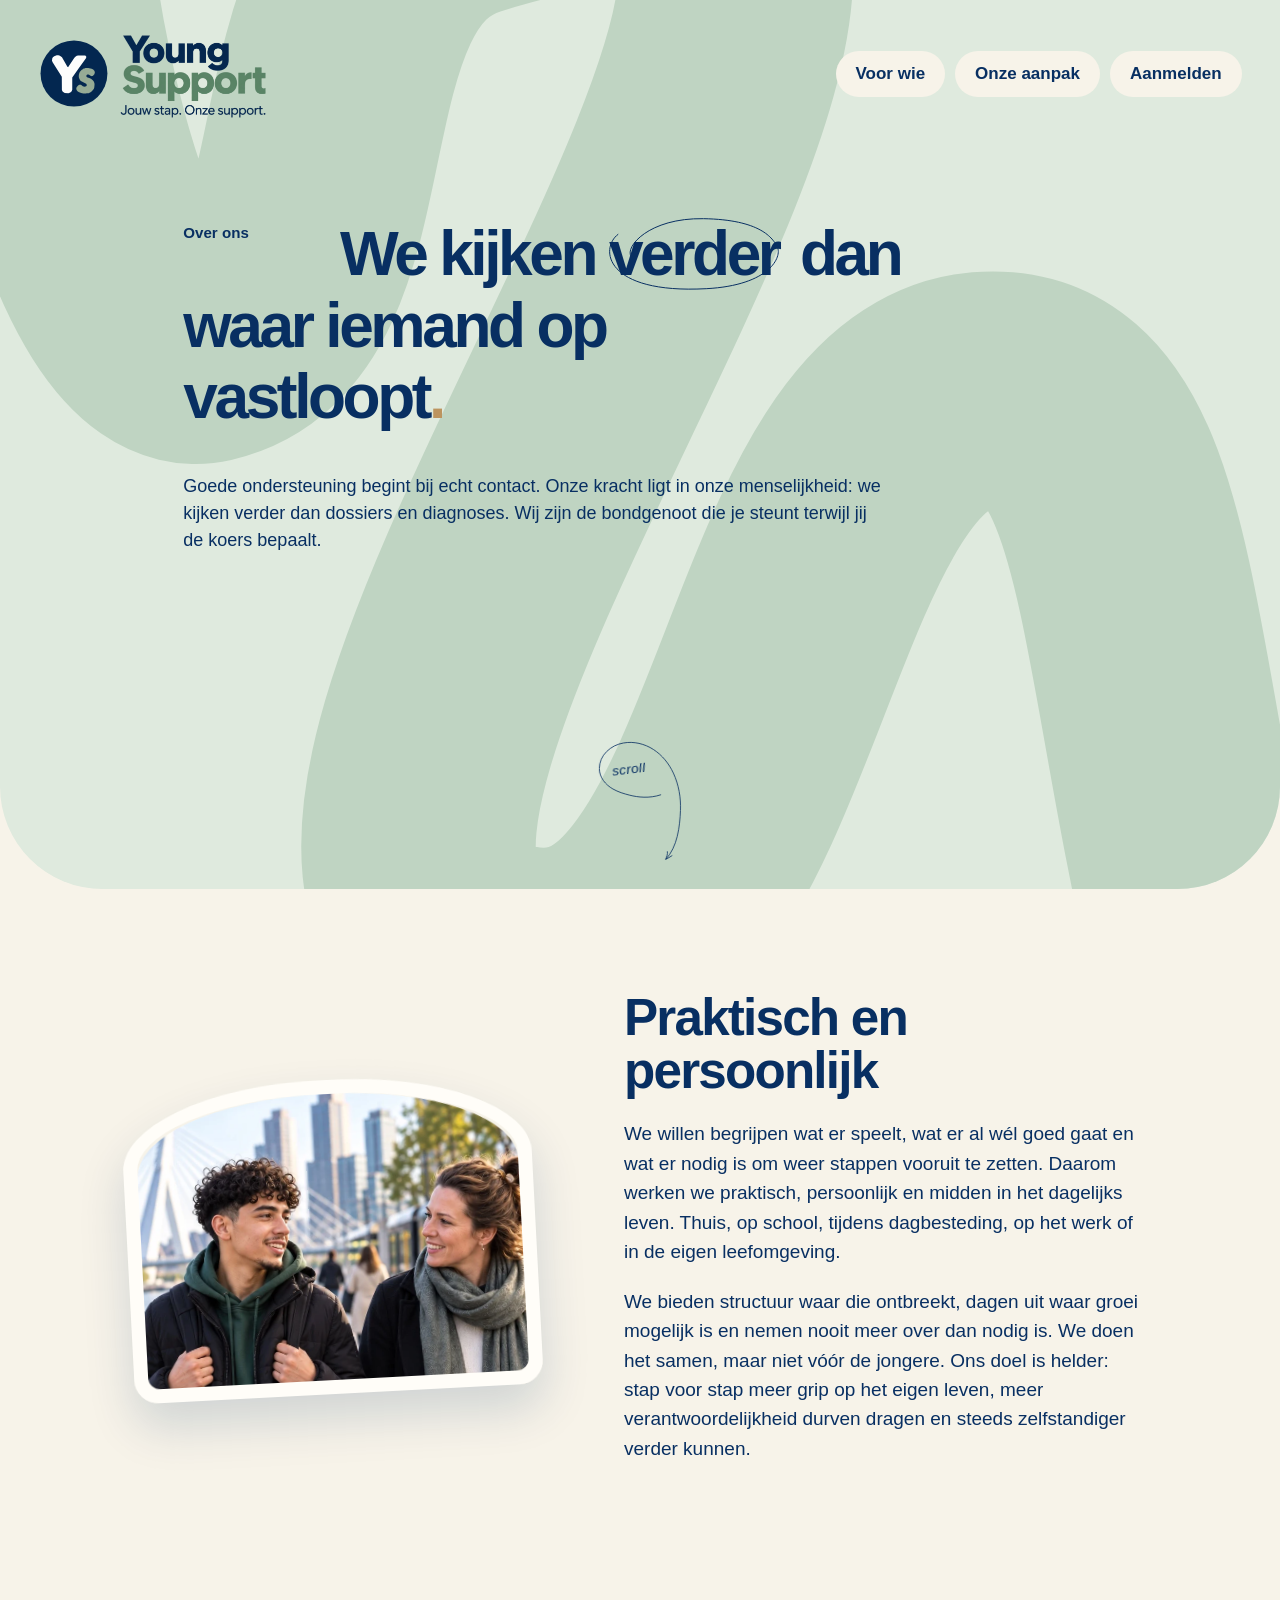
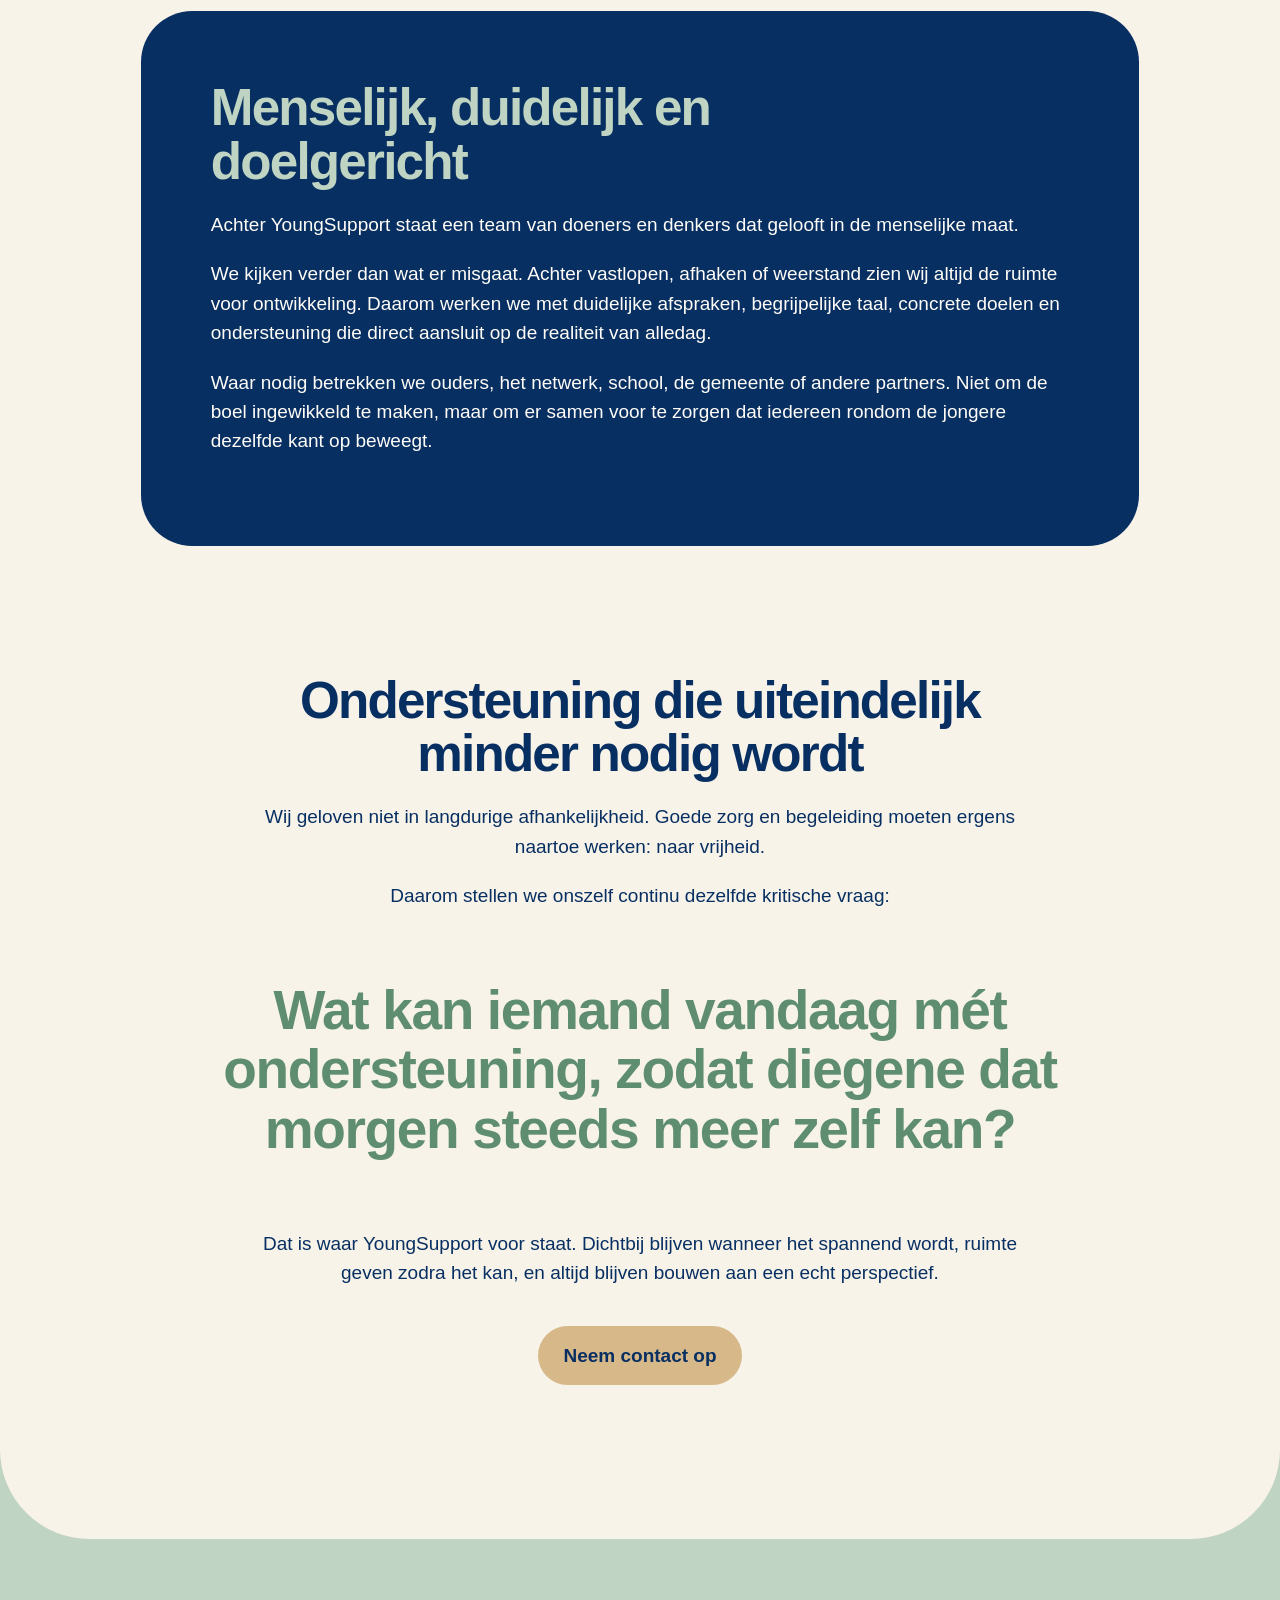
<file: young-support-mockup/over-ons/index.html>
<!doctype html>
<html lang="nl">
<head>
<meta charset="utf-8"><meta name="viewport" content="width=device-width, initial-scale=1">
<title>Over ons | YoungSupport</title>
<meta name="description" content="Goede ondersteuning begint bij echt contact. Lees waar YoungSupport voor staat.">
<link rel="icon" href="../young-support-favicon.svg?v=20260920-aboutlegal1" type="image/svg+xml">
<link rel="stylesheet" href="../ys-legal-transition.css?v=20260920-aboutlegal1">
<script src="../ys-legal-boot.js?v=20260915-legal2"></script>
<link rel="stylesheet" href="../ys-legal.css?v=20260920-aboutlegal1">
<link rel="stylesheet" href="../ys-page-menu.css?v=20260921-3">
<link rel="stylesheet" href="../ys-over-ons.css?v=20260921-mobileux2">
<link rel="stylesheet" href="../ys-footer-base.css?v=20260917-1">
<link rel="stylesheet" href="../ys-iso-base.css?v=20260918-borderless">
<link rel="stylesheet" href="../ys-footer.css?v=20260917-backtop">
<link rel="stylesheet" href="../ys-legal-motion.css?v=20260918-uncover1">
<script defer src="../site-assets/gsap.min.js"></script>
<script defer src="../site-assets/CustomEase.min.js"></script>
<script defer src="../site-assets/DrawSVGPlugin.min.js"></script>
<script defer src="../site-assets/ScrollTrigger.min.js"></script>
<script defer src="../ys-legal-transition.js?v=20260928-registration"></script>
<script defer src="../ys-footer-motion.js?v=20260918-reveal1"></script>
<script defer src="../ys-legal-motion.js?v=20260918-reveal1"></script>
<script defer src="../ys-about-hero.js?v=20260921-mobileux1"></script>
<script defer src="../ys-page-menu.js?v=20260921-3"></script><link rel="stylesheet" href="../ys-registration-overlay.css?v=20260928-screens2">
<script defer src="../ys-registration-overlay.js?v=20260928-ring3"></script>
</head>
<body class="ys-legal-page ys-about-page">
<a class="legal-skip" href="#inhoud">Naar de inhoud</a>
<header class="legal-header">
  <a class="legal-brand" href="/young-support-mockup/" aria-label="YoungSupport — home"><img src="../young-support-mark-vector.svg?v=20260914-smooth2" alt=""><img src="../young-support-wordmark-clean.png?v=20260918-perf1" alt="YoungSupport. Jouw stap. Onze support."></a>
  <nav aria-label="Hoofdnavigatie"><a href="/young-support-mockup/#over-ons">Voor wie</a><a href="/young-support-mockup/#how-it-works">Onze aanpak</a><a href="/young-support-mockup/aanmelden/index.html">Aanmelden</a></nav>
</header>
<main id="inhoud">
  <section class="legal-hero about-hero" aria-labelledby="about-title">
    <svg class="legal-hero__pattern" viewBox="0 0 1080 1080" preserveAspectRatio="none" fill="none" aria-hidden="true"><path d="M66.858-19C57.597 196.452 127.164 482.585 206.5 464.5c125.428-28.592 52.293-293.51 200.001-339 568.234-175-241.425 712.6 15.5 803.02C645 1007 629.398 499 810.5 499c113.398 0 106.54 189.465 164.235 429.52 48.005 199.72 89.415 213.09 105.265 173.78" stroke="currentColor" stroke-width="180" stroke-linecap="round"/></svg>
    <div class="about-hero__layout">
      <p class="about-eyebrow">Over ons</p>
      <h1 id="about-title" aria-label="We kijken verder dan waar iemand op vastloopt.">
        <span class="about-title-desktop" aria-hidden="true">
          <span class="about-title-line about-title-line--indented">We kijken <span class="about-title-outline">verder<svg viewBox="0 0 457 166" fill="none" preserveAspectRatio="none" aria-hidden="true"><path pathLength="100" vector-effect="non-scaling-stroke" d="M23.652 37.57c-49.713 32.158-36.71 138.536 237.723 125.923 173.239-7.961 203.906-74.972 191.822-96.122C441.112 46.22 407.649 3.28 254.105 1.05 92.241-1.303 31.338 80.263 64.788 92.366"/></svg></span> dan</span>
          <span class="about-title-line">waar iemand op</span>
          <span class="about-title-line">vastloopt<span class="legal-dot">.</span></span>
        </span>
        <span class="about-title-mobile" aria-hidden="true">
          <span class="about-title-line">We kijken</span>
          <span class="about-title-line"><span class="about-title-outline">verder<svg viewBox="0 0 457 166" fill="none" preserveAspectRatio="none" aria-hidden="true"><path pathLength="100" vector-effect="non-scaling-stroke" d="M23.652 37.57c-49.713 32.158-36.71 138.536 237.723 125.923 173.239-7.961 203.906-74.972 191.822-96.122C441.112 46.22 407.649 3.28 254.105 1.05 92.241-1.303 31.338 80.263 64.788 92.366"/></svg></span> dan</span>
          <span class="about-title-line">waar iemand</span>
          <span class="about-title-line">op vastloopt<span class="legal-dot">.</span></span>
        </span>
      </h1>
      <p class="about-hero__intro"><span class="about-hero__lead">Goede ondersteuning begint bij echt contact.</span> <span>Onze kracht ligt in onze menselijkheid: we kijken verder dan dossiers en diagnoses. Wij zijn de bondgenoot die je steunt terwijl jij de koers bepaalt.</span></p>
    </div>
    <a class="about-scroll-hint" href="#praktisch" aria-label="Scroll naar Praktisch en persoonlijk">
      <svg viewBox="0 0 102 146" fill="none" aria-hidden="true">
        <path class="about-scroll-hint__line" pathLength="100" d="M76.59 65.56c-14.28 4.8-28.49 2.92-38.4.44-7.19-1.81-14.45-4-20.93-7.74C8.09 53 .57 44.07.5 33a30.41 30.41 0 0 1 9.06-21.18A39.25 39.25 0 0 1 30.34 1.25c12.77-2.35 26.27.94 37.19 8s19.32 17.56 24.79 29.34c6.7 14.4 9.47 30.69 8.8 46.5-.82 19.77-3.7 45.27-18.09 60.25"/>
        <path class="about-scroll-hint__arrow" pathLength="100" d="M84.94 136.12c.52 3.39-1.07 6.16-2.07 9.43a75 75 0 0 0 7.67-4.44"/>
        <text x="17" y="42" transform="rotate(-7 17 42)">scroll</text>
      </svg>
    </a>
  </section>
  <article class="legal-copy about-copy">
    <section class="about-intro" id="praktisch" aria-labelledby="practical-title">
      <figure class="about-photo"><img src="../young-support-menu-photo.webp" alt="Jongere en begeleider lopen samen buiten in Rotterdam" width="850" height="545"></figure>
      <div><h2 id="practical-title">Praktisch en persoonlijk</h2><p>We willen begrijpen wat er speelt, wat er al wél goed gaat en wat er nodig is om weer stappen vooruit te zetten. Daarom werken we praktisch, persoonlijk en midden in het dagelijks leven. Thuis, op school, tijdens dagbesteding, op het werk of in de eigen leefomgeving.</p><p>We bieden structuur waar die ontbreekt, dagen uit waar groei mogelijk is en nemen nooit meer over dan nodig is. We doen het samen, maar niet vóór de jongere. Ons doel is helder: stap voor stap meer grip op het eigen leven, meer verantwoordelijkheid durven dragen en steeds zelfstandiger verder kunnen.</p></div>
    </section>
    <section class="about-panel" aria-labelledby="human-title"><h2 id="human-title">Menselijk, duidelijk en doelgericht</h2><p>Achter YoungSupport staat een team van doeners en denkers dat gelooft in de menselijke maat.</p><p>We kijken verder dan wat er misgaat. Achter vastlopen, afhaken of weerstand zien wij altijd de ruimte voor ontwikkeling. Daarom werken we met duidelijke afspraken, begrijpelijke taal, concrete doelen en ondersteuning die direct aansluit op de realiteit van alledag.</p><p>Waar nodig betrekken we ouders, het netwerk, school, de gemeente of andere partners. Niet om de boel ingewikkeld te maken, maar om er samen voor te zorgen dat iedereen rondom de jongere dezelfde kant op beweegt.</p></section>
    <section class="about-final" aria-labelledby="independent-title"><h2 id="independent-title">Ondersteuning die uiteindelijk minder nodig wordt</h2><p>Wij geloven niet in langdurige afhankelijkheid. Goede zorg en begeleiding moeten ergens naartoe werken: naar vrijheid.</p><p>Daarom stellen we onszelf continu dezelfde kritische vraag:</p><blockquote>Wat kan iemand vandaag mét ondersteuning, zodat diegene dat morgen steeds meer zelf kan?</blockquote><p>Dat is waar YoungSupport voor staat. Dichtbij blijven wanneer het spannend wordt, ruimte geven zodra het kan, en altijd blijven bouwen aan een echt perspectief.</p><a class="about-cta" href="mailto:info@youngsupport.nl">Neem contact op</a></section>
  </article>
</main>
<footer class="ys-site-footer" data-footer-parallax aria-label="Footer">
        <div class="ys-site-footer__info">
          <div class="ys-site-footer__bottom" data-footer-parallax-top>
          <div class="ys-site-footer__brand-column">

    <span class="ys-brand ys-brand--footer">
      <span class="ys-brand__art" aria-hidden="true">
        <img class="ys-brand__mark" src="../young-support-mark-vector.svg?v=20260914-smooth2" alt="">
        <img class="ys-brand__wordmark" src="../young-support-wordmark-clean.png" alt="">
      </span>
    </span>
            <p>Persoonlijke begeleiding voor jongeren en jongvolwassenen.</p>
          </div>

          <nav class="ys-site-footer__column" aria-label="Navigatie in de footer">
            <h3>Navigatie</h3>
            <ul>
              <li><a href="/young-support-mockup/#top">Home</a></li>
              <li><a href="/young-support-mockup/#how-it-works">Onze aanpak</a></li>
              <li><a href="/young-support-mockup/over-ons/index.html" aria-current="page">Over ons</a></li>
              <li><a href="/young-support-mockup/#over-ons">Voor wie</a></li>
            </ul>
          </nav>

          <nav class="ys-site-footer__column" aria-label="Informatie in de footer">
            <h3>Informatie</h3>
            <ul>
              <li><a href="/young-support-mockup/privacybeleid/index.html">Privacybeleid</a></li>
              <li><a href="/young-support-mockup/algemene-voorwaarden/index.html">Algemene voorwaarden</a></li>
<li><a href="/young-support-mockup/klachtenregeling/index.html">Klachtenregeling</a></li>
            </ul>
          </nav>

          <div class="ys-site-footer__column ys-site-footer__contact-column">
            <h3>Contact</h3>
            <address class="ys-site-footer__address">
              <strong>YoungSupport B.V.</strong>
              <span>Graze Weitje 22</span>
              <span>3077 BM Rotterdam</span>
              <a href="tel:+31681038635">+31 6 81 03 86 35</a>
              <a href="mailto:info@youngsupport.nl">info@youngsupport.nl</a>
            </address>
          </div>
          </div>

          <div class="ys-site-footer__base" data-footer-parallax-bottom>
            <img class="ys-site-footer__certification" src="../iso-9001-label.png" alt="ISO 9001:2015 gecertificeerd">
            <div class="ys-site-footer__base-meta">
              <span>© 2026 YoungSupport</span>
            </div>
            <div class="ys-site-footer__base-actions">
              <div class="ys-site-footer__socials" aria-label="Social media">
                <a class="ys-site-footer__social" href="#" aria-label="YoungSupport op LinkedIn"><svg viewBox="0 0 24 24" aria-hidden="true" class="button-social__icon ys-header-social__icon"><path fill="currentColor" d="M5.2 3.35a1.86 1.86 0 1 1 0 3.72 1.86 1.86 0 0 1 0-3.72ZM3.6 8.55h3.2V20H3.6V8.55Zm5.08 0h3.07v1.57h.04c.43-.81 1.47-1.82 3.03-1.82 3.24 0 3.84 2.13 3.84 4.9V20h-3.2v-6.03c0-1.44-.03-3.29-2-3.29-2 0-2.31 1.57-2.31 3.18V20H8.68V8.55Z"/></svg></a>
                <a class="ys-site-footer__social" href="#" aria-label="YoungSupport op Instagram"><svg viewBox="0 0 24 24" aria-hidden="true" class="button-social__icon ys-header-social__icon"><path fill="currentColor" d="M7.8 2h8.4C19.4 2 22 4.6 22 7.8v8.4a5.8 5.8 0 0 1-5.8 5.8H7.8C4.6 22 2 19.4 2 16.2V7.8A5.8 5.8 0 0 1 7.8 2Zm-.2 2A3.6 3.6 0 0 0 4 7.6v8.8C4 18.39 5.61 20 7.6 20h8.8a3.6 3.6 0 0 0 3.6-3.6V7.6C20 5.61 18.39 4 16.4 4H7.6Zm9.65 1.5a1.25 1.25 0 1 1 0 2.5 1.25 1.25 0 0 1 0-2.5ZM12 7a5 5 0 1 1 0 10 5 5 0 0 1 0-10Zm0 2a3 3 0 1 0 0 6 3 3 0 0 0 0-6Z"/></svg></a>
              </div>
              <button class="ys-site-footer__back-top" type="button" aria-label="Terug naar boven">Terug naar boven <span aria-hidden="true">↑</span></button>
            </div>
          </div>
        </div>
      </footer>
<script>document.querySelector('.ys-site-footer__back-top')?.addEventListener('click',()=>window.scrollTo({top:0,behavior:matchMedia('(prefers-reduced-motion:reduce)').matches?'auto':'smooth'}));document.querySelectorAll('.ys-site-footer a[href="#"]').forEach(a=>a.addEventListener('click',e=>e.preventDefault()));</script>
</body></html>
</file>
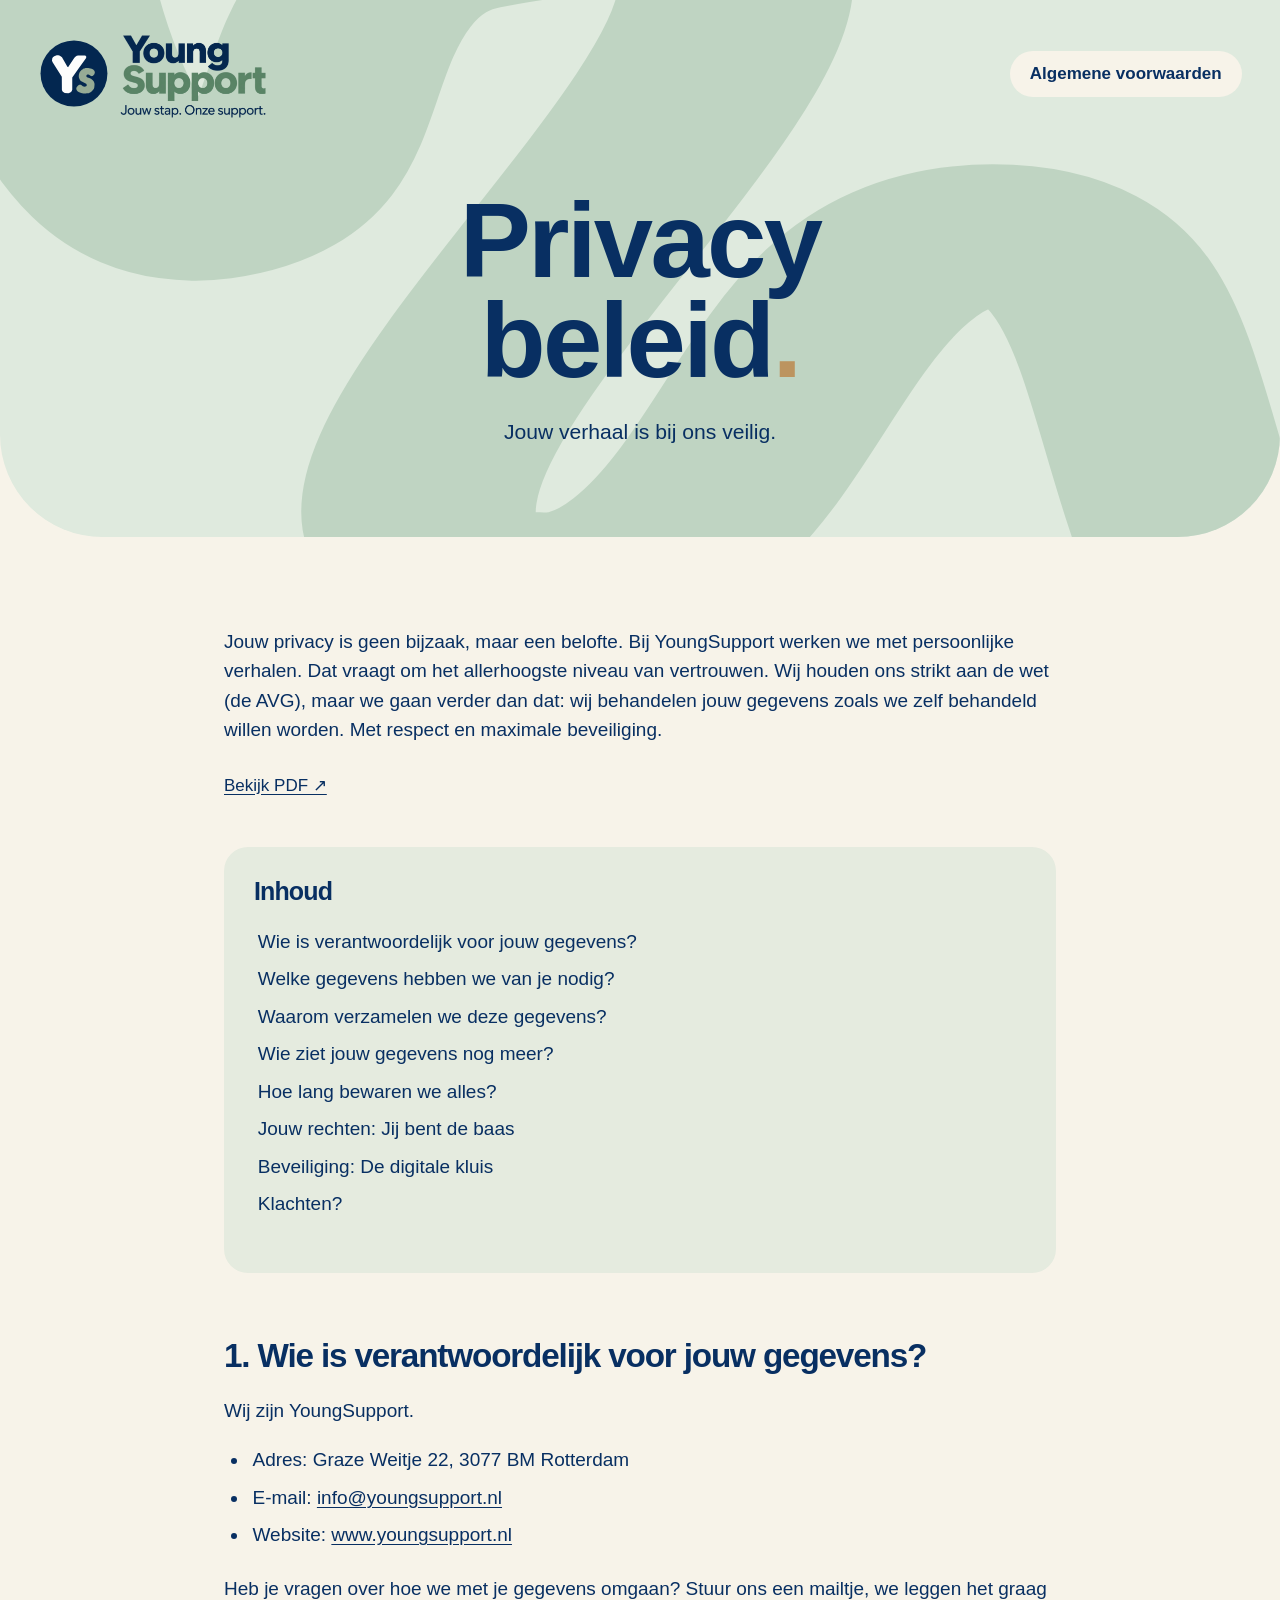
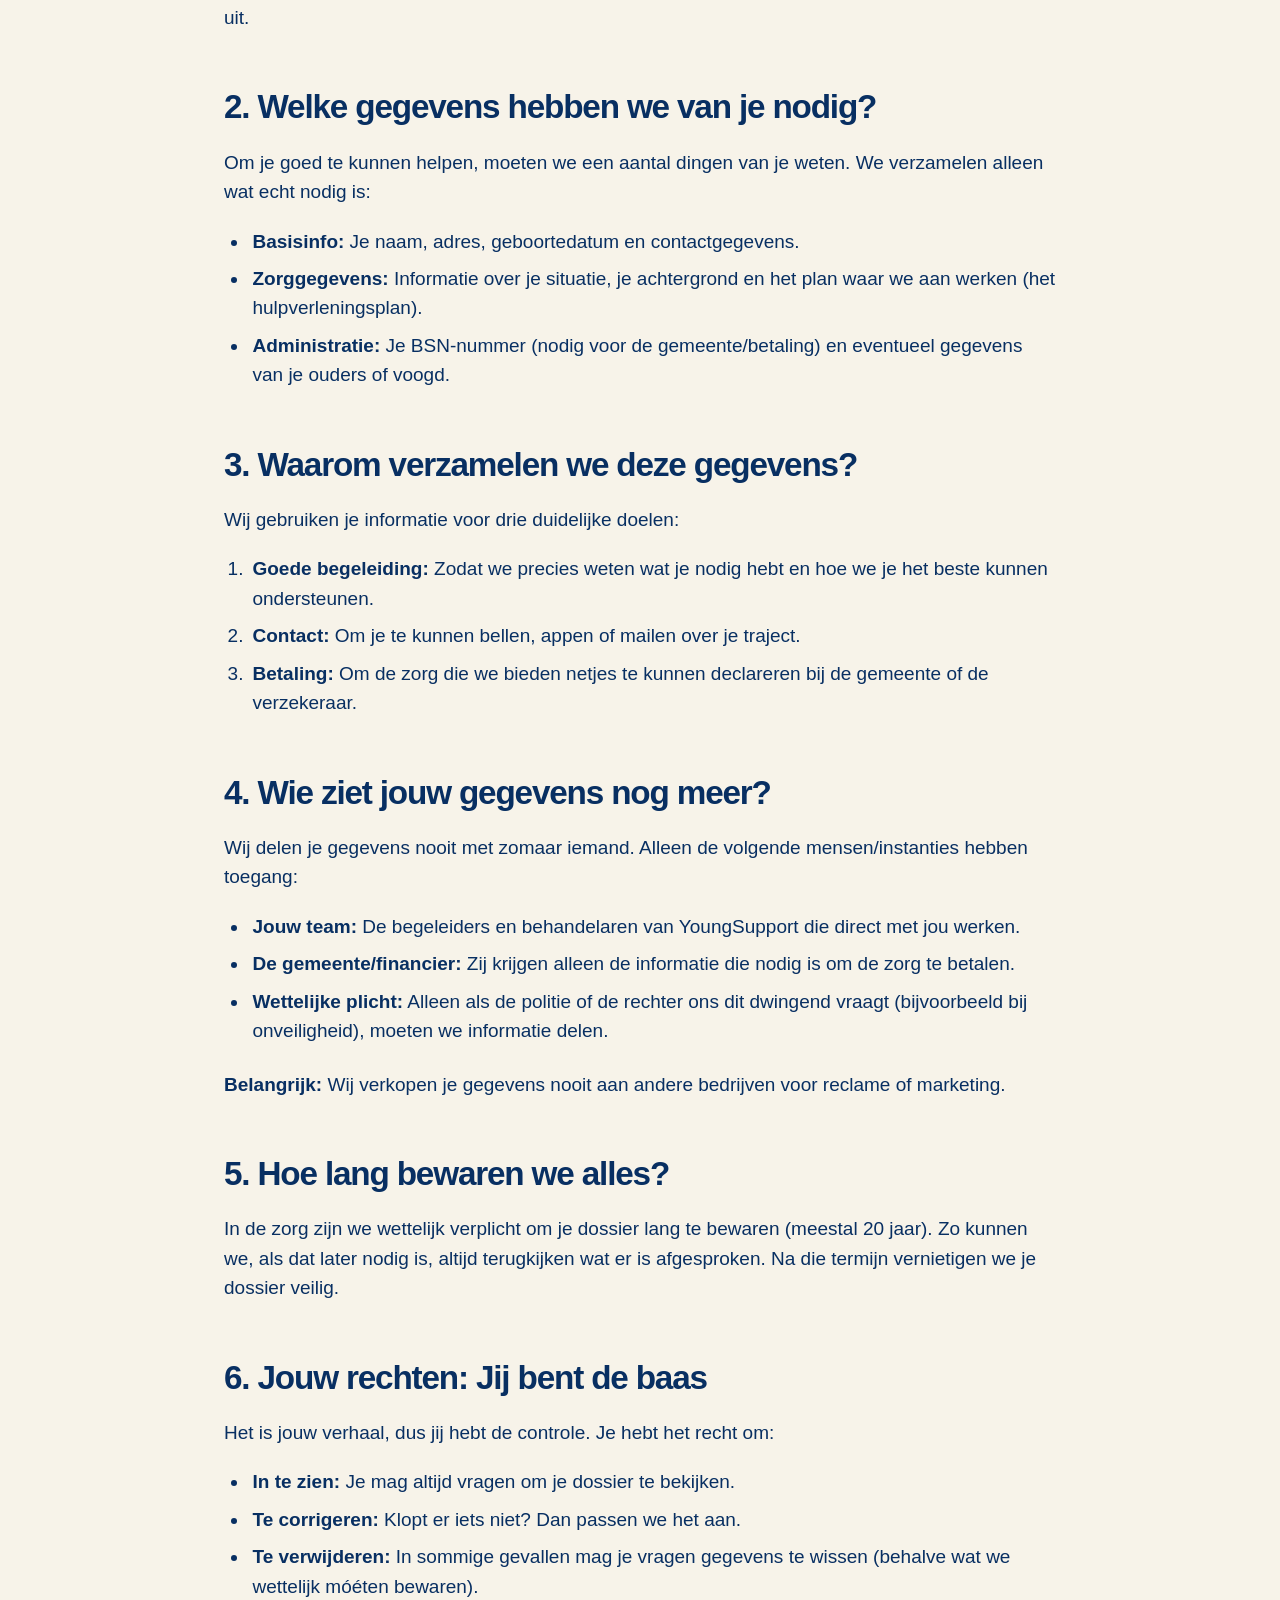
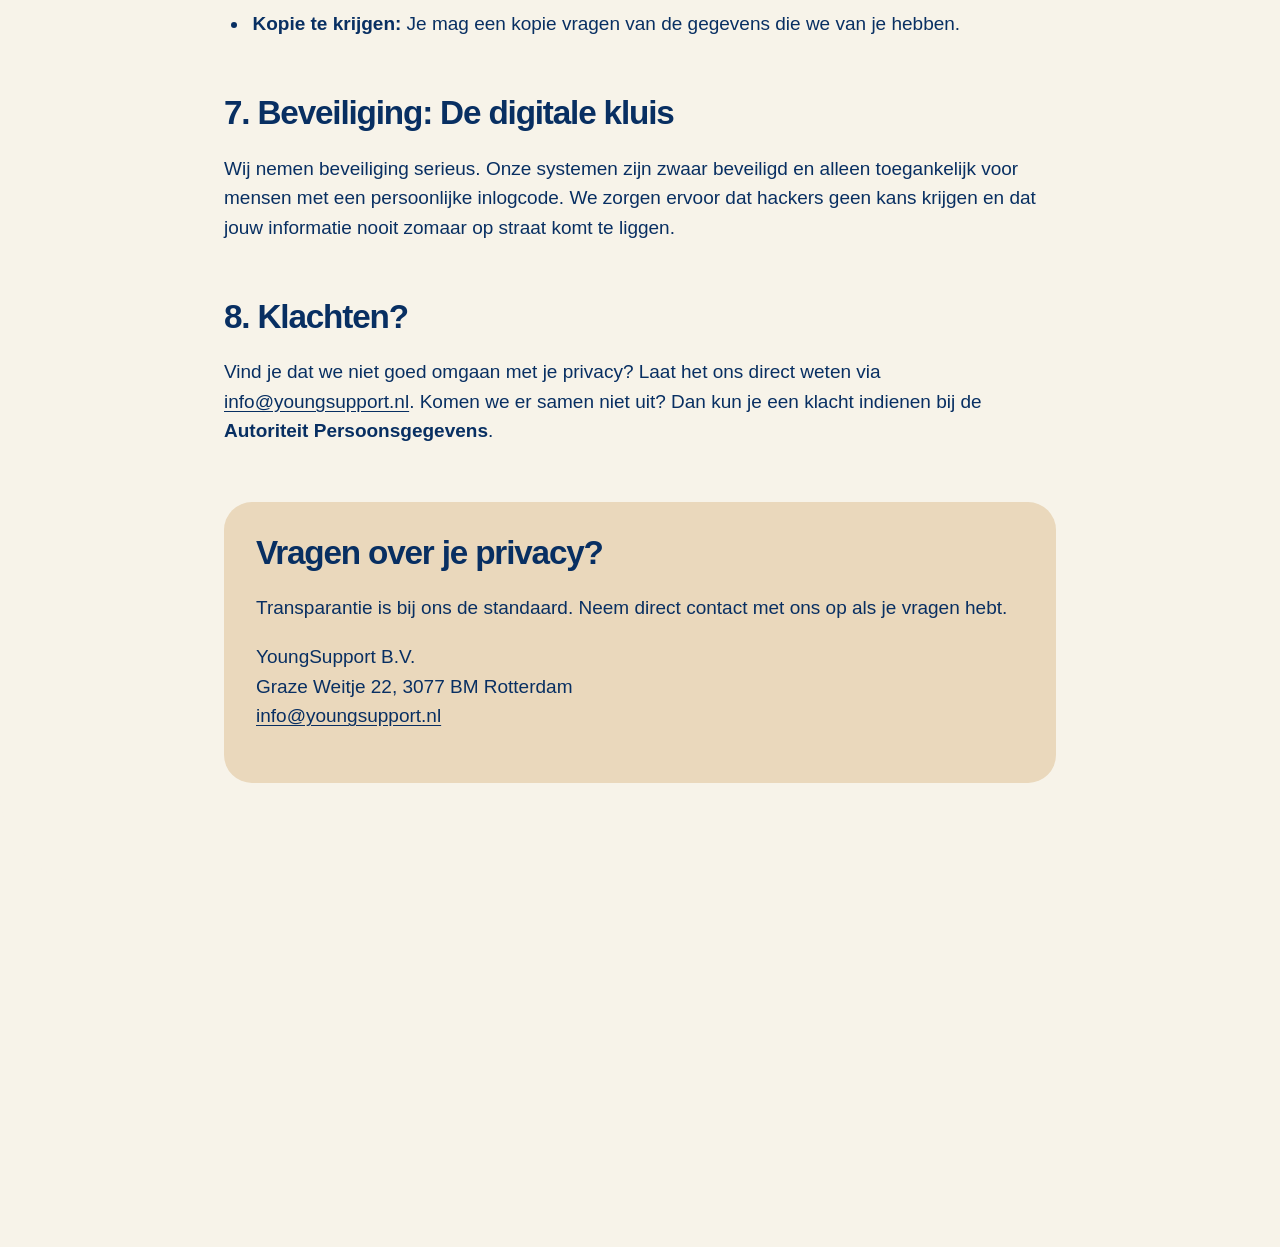
<file: young-support-mockup/privacybeleid/index.html>
<!doctype html>
<html lang="nl">
<head>
<meta charset="utf-8"><meta name="viewport" content="width=device-width, initial-scale=1">
<title>Privacybeleid | YoungSupport</title>
<meta name="description" content="Jouw verhaal is bij ons veilig.">
<link rel="icon" type="image/svg+xml" href="../young-support-favicon.svg?v=20260914-large1">
<link rel="stylesheet" href="../ys-legal-transition.css?v=logo-continuity1">
<script src="../ys-legal-boot.js?v=20260915-legal2"></script>
<link rel="stylesheet" href="../ys-legal.css?v=20260915-mobileqa1">
<link rel="stylesheet" href="../ys-page-menu.css?v=20260921-3">
<script defer src="../site-assets/gsap.min.js"></script>
<script defer src="../site-assets/CustomEase.min.js"></script>
<script defer src="../site-assets/DrawSVGPlugin.min.js"></script>
<script defer src="../ys-legal-transition.js?v=20260928-registration"></script>
<link rel="stylesheet" href="../ys-footer-base.css?v=20260917-1"><link rel="stylesheet" href="../ys-iso-base.css?v=20260918-borderless"><link rel="stylesheet" href="../ys-footer.css?v=20260917-backtop"><link rel="stylesheet" href="../ys-legal-motion.css?v=20260918-shared1"><script defer src="../site-assets/ScrollTrigger.min.js"></script><script defer src="../ys-footer-motion.js?v=20260918-shared1"></script><script defer src="../ys-text-reveal.js?v=20260918-shared1"></script><script defer src="../ys-legal-motion.js?v=20260918-shared1"></script><script defer src="../ys-page-menu.js?v=20260921-3"></script><link rel="stylesheet" href="../ys-registration-overlay.css?v=20260928-screens2">
<script defer src="../ys-registration-overlay.js?v=20260928-ring3"></script>
</head>
<body class="ys-legal-page">
<a class="legal-skip" href="#inhoud">Naar de inhoud</a>
<header class="legal-header"><a class="legal-brand" href="/young-support-mockup/" aria-label="YoungSupport — home"><img src="../young-support-mark-vector.svg?v=20260914-smooth2" alt=""><img src="../young-support-wordmark-clean.png" alt="YoungSupport. Jouw stap. Onze support."></a><nav aria-label="Hoofdnavigatie"><a href="/young-support-mockup/algemene-voorwaarden/">Algemene voorwaarden</a></nav></header>
<main>
<section class="legal-hero" aria-labelledby="legal-title">
<svg class="legal-hero__pattern" viewBox="0 0 1080 1080" preserveAspectRatio="none" fill="none" aria-hidden="true"><path d="M66.858-19C57.597 196.452 127.164 482.585 206.5 464.5c125.428-28.592 52.293-293.51 200.001-339 568.234-175-241.425 712.6 15.5 803.02C645 1007 629.398 499 810.5 499c113.398 0 106.54 189.465 164.235 429.52 48.005 199.72 89.415 213.09 105.265 173.78" stroke="currentColor" stroke-width="180" stroke-linecap="round"/></svg>
<h1 id="legal-title"><span>Privacy</span><span>beleid<span class="legal-dot">.</span></span></h1><p>Jouw verhaal is bij ons veilig.</p>
</section>
<article class="legal-copy" id="inhoud">

<p>Jouw privacy is geen bijzaak, maar een belofte. Bij YoungSupport werken we met persoonlijke verhalen. Dat vraagt om het allerhoogste niveau van vertrouwen. Wij houden ons strikt aan de wet (de AVG), maar we gaan verder dan dat: wij behandelen jouw gegevens zoals we zelf behandeld willen worden. Met respect en maximale beveiliging.</p>
<div class="legal-doclinks"><a href="../YoungSupport-Privacybeleid.pdf?v=20260918-brand1" target="_blank" rel="noopener">Bekijk PDF ↗</a></div>
<nav class="legal-toc" aria-label="Inhoudsopgave"><h2>Inhoud</h2><ol><li><a href="#artikel-0">Wie is verantwoordelijk voor jouw gegevens?</a></li><li><a href="#artikel-1">Welke gegevens hebben we van je nodig?</a></li><li><a href="#artikel-2">Waarom verzamelen we deze gegevens?</a></li><li><a href="#artikel-3">Wie ziet jouw gegevens nog meer?</a></li><li><a href="#artikel-4">Hoe lang bewaren we alles?</a></li><li><a href="#artikel-5">Jouw rechten: Jij bent de baas</a></li><li><a href="#artikel-6">Beveiliging: De digitale kluis</a></li><li><a href="#artikel-7">Klachten?</a></li></ol></nav>
<section id="artikel-0"><h2>1. Wie is verantwoordelijk voor jouw gegevens?</h2><p>Wij zijn YoungSupport.</p><ul><li>Adres: Graze Weitje 22, 3077 BM Rotterdam</li><li>E-mail: <a href="mailto:info@youngsupport.nl">info@youngsupport.nl</a></li><li>Website: <a href="https://www.youngsupport.nl">www.youngsupport.nl</a></li></ul><p>Heb je vragen over hoe we met je gegevens omgaan? Stuur ons een mailtje, we leggen het graag uit.</p></section>
<section id="artikel-1"><h2>2. Welke gegevens hebben we van je nodig?</h2><p>Om je goed te kunnen helpen, moeten we een aantal dingen van je weten. We verzamelen alleen wat echt nodig is:</p><ul><li><strong>Basisinfo:</strong> Je naam, adres, geboortedatum en contactgegevens.</li><li><strong>Zorggegevens:</strong> Informatie over je situatie, je achtergrond en het plan waar we aan werken (het hulpverleningsplan).</li><li><strong>Administratie:</strong> Je BSN-nummer (nodig voor de gemeente/betaling) en eventueel gegevens van je ouders of voogd.</li></ul></section>
<section id="artikel-2"><h2>3. Waarom verzamelen we deze gegevens?</h2><p>Wij gebruiken je informatie voor drie duidelijke doelen:</p><ol><li><strong>Goede begeleiding:</strong> Zodat we precies weten wat je nodig hebt en hoe we je het beste kunnen ondersteunen.</li><li><strong>Contact:</strong> Om je te kunnen bellen, appen of mailen over je traject.</li><li><strong>Betaling:</strong> Om de zorg die we bieden netjes te kunnen declareren bij de gemeente of de verzekeraar.</li></ol></section>
<section id="artikel-3"><h2>4. Wie ziet jouw gegevens nog meer?</h2><p>Wij delen je gegevens nooit met zomaar iemand. Alleen de volgende mensen/instanties hebben toegang:</p><ul><li><strong>Jouw team:</strong> De begeleiders en behandelaren van YoungSupport die direct met jou werken.</li><li><strong>De gemeente/financier:</strong> Zij krijgen alleen de informatie die nodig is om de zorg te betalen.</li><li><strong>Wettelijke plicht:</strong> Alleen als de politie of de rechter ons dit dwingend vraagt (bijvoorbeeld bij onveiligheid), moeten we informatie delen.</li></ul><p><strong>Belangrijk:</strong> Wij verkopen je gegevens nooit aan andere bedrijven voor reclame of marketing.</p></section>
<section id="artikel-4"><h2>5. Hoe lang bewaren we alles?</h2><p>In de zorg zijn we wettelijk verplicht om je dossier lang te bewaren (meestal 20 jaar). Zo kunnen we, als dat later nodig is, altijd terugkijken wat er is afgesproken. Na die termijn vernietigen we je dossier veilig.</p></section>
<section id="artikel-5"><h2>6. Jouw rechten: Jij bent de baas</h2><p>Het is jouw verhaal, dus jij hebt de controle. Je hebt het recht om:</p><ul><li><strong>In te zien:</strong> Je mag altijd vragen om je dossier te bekijken.</li><li><strong>Te corrigeren:</strong> Klopt er iets niet? Dan passen we het aan.</li><li><strong>Te verwijderen:</strong> In sommige gevallen mag je vragen gegevens te wissen (behalve wat we wettelijk móéten bewaren).</li><li><strong>Kopie te krijgen:</strong> Je mag een kopie vragen van de gegevens die we van je hebben.</li></ul></section>
<section id="artikel-6"><h2>7. Beveiliging: De digitale kluis</h2><p>Wij nemen beveiliging serieus. Onze systemen zijn zwaar beveiligd en alleen toegankelijk voor mensen met een persoonlijke inlogcode. We zorgen ervoor dat hackers geen kans krijgen en dat jouw informatie nooit zomaar op straat komt te liggen.</p></section>
<section id="artikel-7"><h2>8. Klachten?</h2><p>Vind je dat we niet goed omgaan met je privacy? Laat het ons direct weten via <a href="mailto:info@youngsupport.nl">info@youngsupport.nl</a>. Komen we er samen niet uit? Dan kun je een klacht indienen bij de <strong>Autoriteit Persoonsgegevens</strong>.</p></section>
<section class="legal-contact"><h2>Vragen over je privacy?</h2><p>Transparantie is bij ons de standaard. Neem direct contact met ons op als je vragen hebt.</p><p>YoungSupport B.V.<br>Graze Weitje 22, 3077 BM Rotterdam<br><a href="mailto:info@youngsupport.nl">info@youngsupport.nl</a></p></section>
</article>
</main>
<footer class="ys-site-footer" data-footer-parallax aria-label="Footer">
        <div class="ys-site-footer__info">
          <div class="ys-site-footer__bottom" data-footer-parallax-top>
          <div class="ys-site-footer__brand-column">

    <span class="ys-brand ys-brand--footer">
      <span class="ys-brand__art" aria-hidden="true">
        <img class="ys-brand__mark" src="../young-support-mark-vector.svg?v=20260914-smooth2" alt="">
        <img class="ys-brand__wordmark" src="../young-support-wordmark-clean.png" alt="">
      </span>
    </span>
            <p>Persoonlijke begeleiding voor jongeren en jongvolwassenen.</p>
          </div>

          <nav class="ys-site-footer__column" aria-label="Navigatie in de footer">
            <h3>Navigatie</h3>
            <ul>
              <li><a href="/young-support-mockup/#top">Home</a></li>
              <li><a href="/young-support-mockup/#how-it-works">Onze aanpak</a></li>
              <li><a href="/young-support-mockup/over-ons/">Over ons</a></li>
              <li><a href="/young-support-mockup/#over-ons">Voor wie</a></li>
            </ul>
          </nav>

          <nav class="ys-site-footer__column" aria-label="Informatie in de footer">
            <h3>Informatie</h3>
            <ul>
              <li><a href="/young-support-mockup/privacybeleid/">Privacybeleid</a></li>
              <li><a href="/young-support-mockup/algemene-voorwaarden/">Algemene voorwaarden</a></li>
<li><a href="/young-support-mockup/klachtenregeling/">Klachtenregeling</a></li>
            </ul>
          </nav>

          <div class="ys-site-footer__column ys-site-footer__contact-column">
            <h3>Contact</h3>
            <address class="ys-site-footer__address">
              <strong>YoungSupport B.V.</strong>
              <span>Graze Weitje 22</span>
              <span>3077 BM Rotterdam</span>
              <a href="tel:+31681038635">+31 6 81 03 86 35</a>
              <a href="mailto:info@youngsupport.nl">info@youngsupport.nl</a>
            </address>
          </div>
          </div>

          <div class="ys-site-footer__base" data-footer-parallax-bottom>
            <img class="ys-site-footer__certification" src="../iso-9001-label.png" alt="ISO 9001:2015 gecertificeerd">
            <div class="ys-site-footer__base-meta">
              <span>© 2026 YoungSupport</span>
            </div>
            <div class="ys-site-footer__base-actions">
              <div class="ys-site-footer__socials" aria-label="Social media">
                <a class="ys-site-footer__social" href="#" aria-label="YoungSupport op LinkedIn"><svg viewBox="0 0 24 24" aria-hidden="true" class="button-social__icon ys-header-social__icon"><path fill="currentColor" d="M5.2 3.35a1.86 1.86 0 1 1 0 3.72 1.86 1.86 0 0 1 0-3.72ZM3.6 8.55h3.2V20H3.6V8.55Zm5.08 0h3.07v1.57h.04c.43-.81 1.47-1.82 3.03-1.82 3.24 0 3.84 2.13 3.84 4.9V20h-3.2v-6.03c0-1.44-.03-3.29-2-3.29-2 0-2.31 1.57-2.31 3.18V20H8.68V8.55Z"/></svg></a>
                <a class="ys-site-footer__social" href="#" aria-label="YoungSupport op Instagram"><svg viewBox="0 0 24 24" aria-hidden="true" class="button-social__icon ys-header-social__icon"><path fill="currentColor" d="M7.8 2h8.4C19.4 2 22 4.6 22 7.8v8.4a5.8 5.8 0 0 1-5.8 5.8H7.8C4.6 22 2 19.4 2 16.2V7.8A5.8 5.8 0 0 1 7.8 2Zm-.2 2A3.6 3.6 0 0 0 4 7.6v8.8C4 18.39 5.61 20 7.6 20h8.8a3.6 3.6 0 0 0 3.6-3.6V7.6C20 5.61 18.39 4 16.4 4H7.6Zm9.65 1.5a1.25 1.25 0 1 1 0 2.5 1.25 1.25 0 0 1 0-2.5ZM12 7a5 5 0 1 1 0 10 5 5 0 0 1 0-10Zm0 2a3 3 0 1 0 0 6 3 3 0 0 0 0-6Z"/></svg></a>
              </div>
              <button class="ys-site-footer__back-top" type="button" aria-label="Terug naar boven">Terug naar boven <span aria-hidden="true">↑</span></button>
            </div>
          </div>
        </div>
      </footer>
<!-- Inhoud overgenomen van https://www.youngsupport.nl/privacy op 15 september 2026. -->
<template id="ys-iso-template"><div data-pop-up="" data-wf--logo-pop-up--variant="left" class="pop-up"><button type="button" data-pop-up-button="" aria-label="Show Sign up" class="pop-up__button"><span class="pop-up__button-inner"><svg xmlns="http://www.w3.org/2000/svg" fill="none" viewBox="0 0 80 80" width="100%" class="pop-up__button-svg"><path fill="currentColor" d="m53.332 55.909-9.81-22.05c1.253-3.071 4.434-12.573 1.132-24.425a.845.845 0 0 0-.602-.6.82.82 0 0 0-.82.24c-.096.12-2.651 2.711-4.507 6.19-2.58 4.799-2.531 8.854.12 11.78 2.917 3.192 3.062 5.423 2.893 6.431l-.555.048c-.988-2.111-4.29-8.062-12.51-13.82a.734.734 0 0 0-.698-.072c-.242.096-.386.336-.41.576-.314 3.839.723 11.3 6.893 12.212 3.881.576 5.183 1.68 5.593 2.136-.121.816-.41 1.871-.989 3.239l-7.28 16.651h-.023a1.456 1.456 0 0 1-.12.288l-.097.192c-1.157 2.471-5.327 6.766-6.99 8.446-.41.431-.7.72-.796.84-.096.12-.385.575.169 1.175.771.84 3.182 1.895 4.315 1.104.337-.24.53-.48.747-.768.627-.816 4.001-4.559 9.424-9.261 0 0 1.76-2.184 4.435-2.52h1.616c1.205 0 2.169.288 2.723 1.512l.892 2.04c.844 1.943.844 2.998-2 3.454v1.296h11.642v-1.248c-2.363-.432-2.869-1.727-4.387-5.086Zm-13.233-7.27a2.284 2.284 0 0 1-2.29-2.28 2.284 2.284 0 0 1 2.29-2.279 2.284 2.284 0 0 1 2.29 2.28c0 1.247-1.037 2.279-2.29 2.279Z"></path><path fill="currentColor" fill-rule="evenodd" d="M40.922 0C63.522 0 80 18.401 80 41.1 80 63.8 63.522 80 40.922 80S0 63.8 0 41.1C0 18.402 18.321 0 40.922 0Zm22.857 15.697c-13.817-13.474-36.234-13.754-49.77 0C.473 29.45 2.035 50.379 15.852 63.853 29.67 77.327 52.823 79.81 66.36 66.055c13.537-13.754 11.237-36.884-2.58-50.358Z" clip-rule="evenodd"></path></svg></span></button><div class="pop-up__overlay"><div class="pop-up__overlay-inner"><div class="pop-up__overlay-bg-wrap"><div class="pop-up__overlay-ears"><svg xmlns="http://www.w3.org/2000/svg" fill="none" viewBox="0 0 44 45" width="100%" class="pop-up__overlay-left-ear"><path fill="currentColor" d="M1.335.198c.671-.316 1.5-.254 2.186.187C27.678 16.847 39.839 36.953 44 45h-6.048c-2.382-1.604-6.964-3.674-15.652-4.814C2.999 37.666-.665 14.174.09 2.04.152 1.28.589.515 1.335.198Z"></path></svg><svg xmlns="http://www.w3.org/2000/svg" fill="none" viewBox="0 0 29 80" width="100%" class="pop-up__overlay-right-ear"><path fill="currentColor" d="M19.388.879c.667-.771 1.647-1.018 2.559-.807.912.21 1.682.956 1.926 1.861C34.595 38.09 25.79 69.237 21.823 80h-4.188c-.17-4.22-2.739-13.318-10.975-22.064-8.493-9.099-8.88-21.913-1.063-37.23C11.221 9.603 19.091 1.266 19.388.879Z"></path></svg></div><div class="pop-up__overlay-bg"></div></div><div class="pop-up__overlay-content"><h3 class="pop-up__overlay-title u-heading-xs">Want to join the Club?</h3><div class="pop-up__overlay-content-action"><a data-button-alt="" data-wf--button-alt--variant="small" href="/young-support-mockup/aanmelden/" target="_blank" class="button-alt w-inline-block"><span class="button-alt__text-wrap"><span class="button-alt__bg"></span><span class="button-alt__text-outer"><span data-button-alt-text="" class="button-alt__text" aria-label="Sign-up now!"><span class="split-char" aria-hidden="true" style="translate: none; rotate: none; scale: none; will-change: transform; transform-origin: 50% 50%; transform: translate(0px, 0px); display: inline-block;">S</span><span class="split-char" aria-hidden="true" style="translate: none; rotate: none; scale: none; will-change: transform; transform-origin: 50% 50%; transform: translate(0px, 0px); display: inline-block;">i</span><span class="split-char" aria-hidden="true" style="translate: none; rotate: none; scale: none; will-change: transform; transform-origin: 50% 50%; transform: translate(0px, 0px); display: inline-block;">g</span><span class="split-char" aria-hidden="true" style="translate: none; rotate: none; scale: none; will-change: transform; transform-origin: 50% 50%; transform: translate(0px, 0px); display: inline-block;">n</span><span class="split-char" aria-hidden="true" style="translate: none; rotate: none; scale: none; will-change: transform; transform-origin: 50% 50%; transform: translate(0px, 0px); display: inline-block;">-</span><span class="split-char" aria-hidden="true" style="translate: none; rotate: none; scale: none; will-change: transform; transform-origin: 50% 50%; transform: translate(0px, 0px); display: inline-block;">u</span><span class="split-char" aria-hidden="true" style="translate: none; rotate: none; scale: none; will-change: transform; transform-origin: 50% 50%; transform: translate(0px, 0px); display: inline-block;">p</span> <span class="split-char" aria-hidden="true" style="translate: none; rotate: none; scale: none; will-change: transform; transform-origin: 50% 50%; transform: translate(0px, 0px); display: inline-block;">n</span><span class="split-char" aria-hidden="true" style="translate: none; rotate: none; scale: none; will-change: transform; transform-origin: 50% 50%; transform: translate(0px, 0px); display: inline-block;">o</span><span class="split-char" aria-hidden="true" style="translate: none; rotate: none; scale: none; will-change: transform; transform-origin: 50% 50%; transform: translate(0px, 0px); display: inline-block;">w</span><span class="split-char" aria-hidden="true" style="translate: none; rotate: none; scale: none; will-change: transform; transform-origin: 50% 50%; transform: translate(0px, 0px); display: inline-block;">!</span></span></span></span><span class="button-alt__icon-wrap"><span class="button-alt__bg"></span><span class="button-alt__icon-outer"><svg xmlns="http://www.w3.org/2000/svg" width="100%" viewBox="0 0 14 13" fill="none" aria-hidden="true" class="button-alt__icon"><path d="M13.58 5.66v.845l-5.994 5.66-1.71-2.063a61.427 61.427 0 0 1 4.265-2.988l-.02-.078c-1.828.196-4.107.294-6.387.294H0V4.835h3.734c2.28 0 4.56.098 6.387.294l.02-.059a67.638 67.638 0 0 1-4.265-3.006L7.586 0l5.994 5.66Z" fill="currentColor"></path></svg></span></span></a></div></div></div><div class="pop-up__overlay-target-zone"></div></div></div></template><script src="../ys-footer-iso.js?v=20260918-brand1"></script></body></html>
</file>
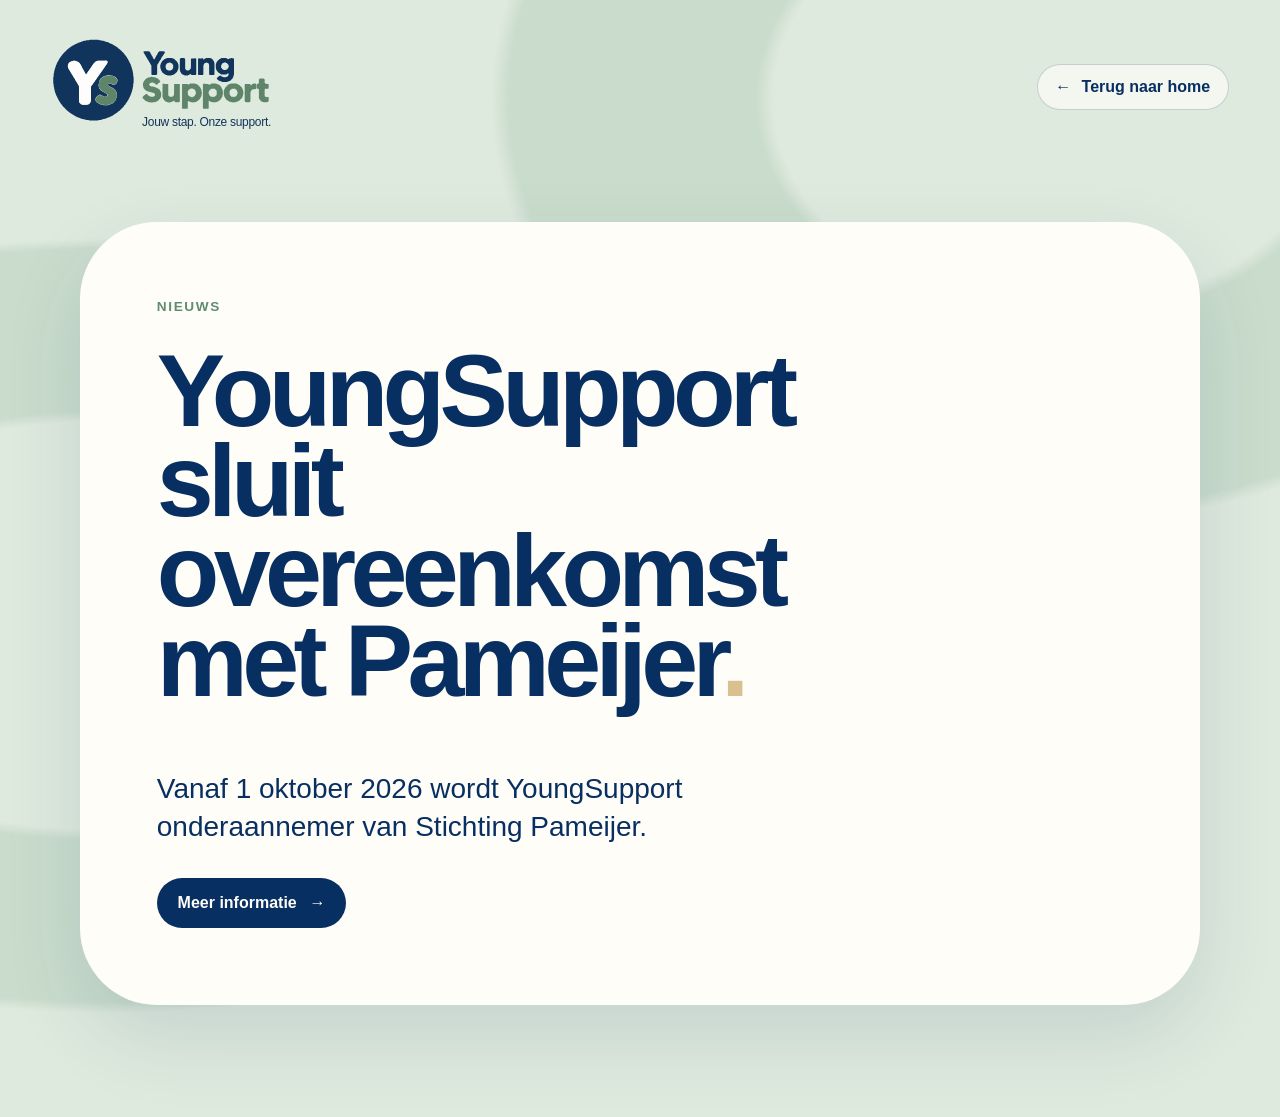
<file: young-support-mockup/nieuws/pameijer/index.html>
<!doctype html>
<html lang="nl">
<head>
  <meta charset="utf-8">
  <meta name="viewport" content="width=device-width, initial-scale=1">
  <title>YoungSupport sluit overeenkomst met Pameijer</title>
  <meta name="description" content="Vanaf 1 oktober 2026 wordt YoungSupport onderaannemer van Stichting Pameijer.">
  <link rel="icon" href="../../young-support-favicon.svg" type="image/svg+xml">
  <link rel="stylesheet" href="../../ys-news.css?v=20260922-1">
</head>
<body>
  <header class="news-header">
    <a class="news-brand" href="../../" aria-label="YoungSupport — home"><img src="../../young-support-logo-combined.svg" alt="YoungSupport. Jouw stap. Onze support."></a>
    <a class="news-back" href="../../"><span aria-hidden="true">←</span> Terug naar home</a>
  </header>
  <main>
    <article class="news-article">
      <p class="news-eyebrow">Nieuws</p>
      <h1>YoungSupport sluit overeenkomst met Pameijer<span>.</span></h1>
      <p class="news-lead">Vanaf 1 oktober 2026 wordt YoungSupport onderaannemer van Stichting Pameijer.</p>
      <a class="news-cta" href="mailto:info@youngsupport.nl">Meer informatie <span aria-hidden="true">→</span></a>
    </article>
  </main>
</body>
</html>
</file>
<file: young-support-mockup/site-assets/54934.css>
/* Scaling, Base, Container */

:root {
  --size-unit: 16;
  --size-container-ideal: 1920;
  --size-container-min: 992px;
  --size-container-max: 3840px;
  --size-container: clamp(var(--size-container-min), 100vw, var(--size-container-max));
  --size-font: calc(var(--size-container) / (var(--size-container-ideal) / var(--size-unit)));

  --grid-margin: 1.5em;
  --grid-columns: 12;
  --grid-gutter: 0em;
  --grid-column-width: calc(((var(--vw, 1vw) * 100) - (2 * var(--grid-margin))) / var(--grid-columns) - (var(--grid-gutter) * (var(--grid-columns) - 1) / var(--grid-columns)));
  --grid: repeat(var(--grid-columns), minmax(0, 1fr));

  /* Easings */
  --ease-smooth: cubic-bezier(0.32, 0.72, 0, 1);
  --ease-soft-overshoot: cubic-bezier(0.59, 1, 0.88, 1.01);
  --ease-bounce: cubic-bezier(0.34, 1.57, 0.64, 1);
  --ease-soft-bounce: cubic-bezier(0.34, 1.17, 0.64, 1);
  --ease-click: cubic-bezier(0.4, 0, 0.2, 1);
  --ease-elastic-out: linear(0,
      0.5737 7.6%,
      0.8382 11.87%,
      0.9463 14.19%,
      1.0292 16.54%,
      1.0886 18.97%,
      1.1258 21.53%,
      1.137 22.97%,
      1.1424 24.48%,
      1.1423 26.1%,
      1.1366 27.86%,
      1.1165 31.01%,
      1.0507 38.62%,
      1.0219 42.57%,
      0.9995 46.99%,
      0.9872 51.63%,
      0.9842 58.77%,
      1.0011 81.26%,
      1);

  /* Default Button */
  --button-color: var(--black);
  --button-color-background: var(--pale-yellow);
  --button-color-focus: #000;
  --button-focus-inset: -0.125em;
  --button-padding: 0 1em;
  --button-height: 3.5em;
  --button-border-radius: 2em;
  --button-click-scale: 0.955 0.925;
  --button-ease-click: cubic-bezier(0.4, 0, 0.2, 1);
  --button-ease-hover: linear(0, 0.5737 7.6%, 0.8382 11.87%, 0.9463 14.19%, 1.0292 16.54%, 1.0886 18.97%, 1.1258 21.53%, 1.137 22.97%, 1.1424 24.48%, 1.1423 26.1%, 1.1366 27.86%, 1.1165 31.01%, 1.0507 38.62%, 1.0219 42.57%, 0.9995 46.99%, 0.9872 51.63%, 0.9842 58.77%, 1.0011 81.26%, 1);
  --button-ease-smooth: cubic-bezier(0.32, 0.72, 0, 1);
  --button-ease-soft-overshoot: cubic-bezier(0.59, 1, 0.88, 1.01);
  --button-ease-bounce: cubic-bezier(0.34, 2.27, 0.64, 1);
  --button-ease-focus: cubic-bezier(0.32, 0.72, 0, 1);

  /* Button Alt */
  --button-alt-color: var(--white);
  --button-alt-color-background: var(--magenta);
  --button-alt-color-focus: #000;
  --button-alt-focus-inset: -0.125em;
  --button-alt-padding-x: 1em;
  --button-alt-height: 3.5em;
  --button-alt-border-radius: 0.5em;
  --button-alt-click-scale: 0.955 0.925;
  --button-alt-ease-click: cubic-bezier(0.4, 0, 0.2, 1);
  --button-alt-ease-hover: linear(0, 0.5737 7.6%, 0.8382 11.87%, 0.9463 14.19%, 1.0292 16.54%, 1.0886 18.97%, 1.1258 21.53%, 1.137 22.97%, 1.1424 24.48%, 1.1423 26.1%, 1.1366 27.86%, 1.1165 31.01%, 1.0507 38.62%, 1.0219 42.57%, 0.9995 46.99%, 0.9872 51.63%, 0.9842 58.77%, 1.0011 81.26%, 1);
  --button-alt-ease-smooth: cubic-bezier(0.32, 0.72, 0, 1);
  --button-alt-ease-soft-overshoot: cubic-bezier(0.59, 1, 0.88, 1.01);
  --button-alt-ease-bounce: cubic-bezier(0.34, 2.27, 0.64, 1);
  --button-alt-ease-focus: cubic-bezier(0.32, 0.72, 0, 1);

  /* Button Social */
  --button-social-color: var(--white);
  --button-social-color-background: var(--black);
  --button-social-color-focus: #000;
  --button-social-click-scale: 0.955 0.925;
  --button-social-ease-click: cubic-bezier(0.4, 0, 0.2, 1);
  --button-social-ease-smooth: cubic-bezier(0.32, 0.72, 0, 1);
  --button-social-ease-soft-overshoot: cubic-bezier(0.59, 1, 0.88, 1.01);
  --button-social-ease-bounce: cubic-bezier(0.34, 2.27, 0.64, 1);
  --button-social-ease-focus: cubic-bezier(0.32, 0.72, 0, 1);

  /* Pop Up */
  --pop-up-ease-smooth: cubic-bezier(0.32, 0.72, 0, 1);
  --pop-up-ease-soft-overshoot: cubic-bezier(0.59, 1, 0.88, 1.01);
  --pop-up-ease-bounce: cubic-bezier(0.34, 2.27, 0.64, 1);
  --pop-up-ease-overshoot: cubic-bezier(.17, .67, .3, 1.3);
  --pop-up-ease-click: cubic-bezier(0.4, 0, 0.2, 1);
  --pop-up-color: var(--black);
  --pop-up-color-background: var(--white);
}

@media screen and (max-width: 991px) {
  :root {
    --size-container-ideal: 834;
    --size-container-min: 768px;
    --size-container-max: 991px;

    --grid-margin: 1em;
    --grid-columns: 5;
    --grid-gutter: 1em;

    --font-size-heading-xxl: 6em;
    --font-size-heading-l: 2.5em;
    --font-size-heading-m: 2em;
    --font-size-heading-s: 1.875em;
    --font-size-handwritten-big: 1.875em;
    --font-size-handwritten-regular: 1.5em;
    --font-size-paragraph-large: 1.25em;
    --font-size-paragraph-medium: 1.25em;
    --font-size-paragraph-regular: 1.125em;
    --font-size-paragraph-small: 1em;
    --font-size-paragraph-extra-small: 1em;

    --header-height: 5em;
    
    --button-alt-padding-x: 0.8125em;
    --button-alt-height: 3em;
  }
}

@media screen and (max-width: 767px) {
  :root {
    --size-container-ideal: 550;
    --size-container-min: 480px;
    --size-container-max: 767px;

    --font-size-heading-xxl: 4.25em;
  }
}

@media screen and (max-width: 479px) {
  :root {
    --size-container-ideal: 402;
    --size-container-min: 320px;
    --size-container-max: 479px;

    --font-size-heading-xxl: 3.25em;
  }
}

html {
  -webkit-font-smoothing: antialiased;
  -moz-osx-font-smoothing: grayscale;
  text-rendering: optimizelegibility;
  -webkit-text-size-adjust: none;
  -moz-text-size-adjust: none;
  text-size-adjust: none;
  touch-action: manipulation;
  -webkit-tap-highlight-color: transparent;
  scroll-behavior: initial;
  scrollbar-width: none;
}

/*
html:not(.is-ready.fonts-loaded) {
  cursor: wait;
  pointer-events: none;
}

html:not(.is-ready.fonts-loaded).wf-editor-mode,
html:not(.is-ready.fonts-loaded).wf-design-mode,
html:not(.is-ready.fonts-loaded).site-scrollbar {
  cursor: auto;
  pointer-events: auto;
}
*/

html,
body {
  width: 100%;
  height: 100%;
  margin: 0;

  @media (width >=991px) {
    overscroll-behavior: none;
  }
}

body {
  font-size: var(--size-font);
  -ms-overflow-style: none;
}

body ::-webkit-scrollbar {
  display: none;
}

/* Utilitie Classes */

.u-screen-reader {
  position: absolute;
  width: 1px;
  height: 1px;
  padding: 0;
  margin: -1px;
  overflow: hidden;
  clip: rect(0, 0, 0, 0);
  white-space: nowrap;
  border: 0;
}

/* Rich Text */

.rich-text p {
  font-size: var(--font-size-paragraph-regular);
  letter-spacing: -0.02em;
  line-height: 1.2;
}

.rich-text p+p {
  margin-top: 1.25em
}

/*

Doesn't got used yet

.container {
  max-width: var(--size-container);
}

.container.medium {
  max-width: calc(var(--size-container) * 0.85);
}

.container.small {
  max-width: calc(var(--size-container) * 0.7);
}
*/

.canvas-matter__target canvas {
  position: relative;
  top: -1px;
  left: -1px;
  right: -1px;
  bottom: -1px;
  border-bottom-left-radius: 10em;
  border-bottom-right-radius: 10em;
  max-width: unset;
  pointer-events: all;
  max-width: calc(100% + 2px);
  max-height: calc(100% + 2px);
  min-width: calc(100% + 2px);
  min-height: calc(100% + 2px);
}

/* Webflow Styles */

.wf-editor-mode .w-embed.w-script,
.wf-design-mode .w-embed.w-script {
  display: none;
}

.wf-editor-mode .wf-empty,
.wf-design-mode .wf-empty {
  padding: 0;
}

/* Intro Animation */

[data-load-reset] {
  opacity: 0;
}

.wf-editor-mode .transition,
.wf-design-mode .transition {
  display: none;
}

.wf-editor-mode [data-load-reset],
.wf-design-mode [data-load-reset] {
  opacity: 1;
}

/* Navigation */

.page-wrapper:has(.hero.is--bg-yellow) .header {
  --button-color: var(--black);
  --button-color-background: var(--pale-yellow);
  --button-alt-color: var(--black);
  --button-alt-color-background: var(--orange);
  --button-social-color: var(--pale-yellow);
  --button-social-color-background: var(--black);
}

.page-wrapper:has(.hero-xs.is--bg-pale-blue) .header {
  --button-color: var(--black);
  --button-color-background: var(--soft-blue);
  --button-alt-color: var(--white);
  --button-alt-color-background: var(--magenta);
  --button-social-color: var(--soft-blue);
  --button-social-color-background: var(--black);
}

.page-wrapper:has(.hero-xs.is--bg-pale-pink) .header {
  --button-color: var(--black);
  --button-color-background: var(--soft-pink);
  --button-alt-color: var(--white);
  --button-alt-color-background: var(--magenta);
  --button-social-color: var(--soft-pink);
  --button-social-color-background: var(--black);
}

.page-wrapper:has(.hero-xs.is--bg-pale-periwinkle) .header {
  --button-color: var(--black);
  --button-color-background: var(--soft-periwinkle);
  --button-alt-color: var(--white);
  --button-alt-color-background: var(--magenta);
  --button-social-color: var(--soft-periwinkle);
  --button-social-color-background: var(--black);
}

.page-wrapper:has(.hero-xs.is--bg-soft-orange) .header {
  --button-color: var(--black);
  --button-color-background: var(--pale-orange);
  --button-alt-color: var(--black);
  --button-alt-color-background: var(--orange);
  --button-social-color: var(--soft-orange);
  --button-social-color-background: var(--black);
}

.header__title,
.header__sub {
  transition: opacity 0.125s ease-out, translate 0.45s var(--ease-smooth);
}

.header__nav-list-item .button__bg {
  display: flex;
  justify-content: center;
}

[data-scrolling-started="true"] .header__title,
[data-scrolling-started="true"] .header__sub {
  translate: 0 calc(var(--header-height) * -1) 0;
  pointer-events: none;
}

.button-alt.is--menu-toggle {
  --button-alt-height: 3em;
}

.button-alt.is--menu-toggle .button-alt__text {
  font-size: 1.0625em;
}

/* Menu */

.menu {
  --button-social-color: var(--soft-pink);
  --button-social-color-background: var(--black);
  --menu-animation-speed: 0.6s;
}

.menu:not(.is--active) {
  pointer-events: none;
  visibility: hidden;
  transition: visibility 0s linear var(--menu-animation-speed);
}

.wf-editor-mode .menu[data-menu-open="true"],
.wf-design-mode .menu[data-menu-open="true"] {
  display: block;
  pointer-events: auto;
  visibility: visible;
}

.wf-editor-mode .menu[data-menu-open="true"] .menu__container,
.wf-design-mode .menu[data-menu-open="true"] .menu__container {
  clip-path: inset(0.5em round 2em);
  scale: 1;
  translate: 0 0 0;
  opacity: 1;
}

.menu .button-alt.is--menu-toggle {
  --button-alt-color: var(--black);
  --button-alt-color-background: var(--soft-pink);
}

.menu .button {
  --button-height: 4em;
  --button-padding: 0 1.25em;
  --button-color: var(--black);
  --button-color-background: var(--soft-pink);
}

.menu .button .button__text {
  font-size: 1.6875em;
}

.menu__login .button-alt {
  --button-alt-height: 4em;
  --button-alt-color: var(--black);
  --button-alt-color-background: var(--white);
}

.menu__login .button-alt .button-alt__text {
  font-size: 1.4375em;
}

.menu.is--active .menu__container {
  clip-path: inset(0.5em round 2em);
  scale: 1;
  translate: 0 0 0;
  opacity: 1;
  transition: clip-path var(--menu-animation-speed) var(--ease-smooth), scale 0.6s var(--ease-smooth), translate 0.5s var(--ease-smooth), opacity 0.2s var(--ease-smooth);
}

.menu__container {
  will-change: transform, clip-path, opacity;
  clip-path: inset(100% round 4em);
  translate: 0 7.5em 0;
  scale: 0.5;
  opacity: 0;
  transition: clip-path var(--menu-animation-speed) var(--ease-smooth), scale 0.6s var(--ease-smooth), translate 0.5s var(--ease-smooth), opacity 0.2s 0.2s var(--ease-smooth);
}

.menu.is--active .menu__backdrop {
  opacity: 1;
}

.menu__backdrop {
  opacity: 0;
  transition: opacity 0.35s var(--ease-smooth);
}

html.has--menu-open .header {
  translate: 0 -100% 0;
}

.header {
  transition: translate 0.5s var(--ease-smooth);
}

/* Default Button */

.button {
  transition: scale 0.15s var(--button-ease-click);
}

@media (hover: hover) and (pointer: fine) and (prefers-reduced-motion: no-preference) {

  .button:is(:hover, :focus-visible) .button__bg,
  [data-hover]:is(:hover, :focus-visible) .button .button__bg {
    scale: 0.955 0.925;
    transform: scale(1.0471204188, 1.0810810811);
    transition: scale 0.15s var(--button-ease-soft-overshoot), transform 0.35s 0.15s var(--button-ease-bounce);
  }
}

.button:active {
  scale: var(--button-click-scale);
}

.button:is(:focus-visible)::after {
  box-shadow: 0 0 0 0.125em var(--button-color-focus);
}

.button::after {
  content: "";
  display: block;
  position: absolute;
  inset: var(--button-focus-inset);
  border-radius: var(--button-border-radius);
  transition: box-shadow 0.3s var(--button-ease-focus);
  pointer-events: none;
  z-index: 1;
}

.button .split-char {
  will-change: transform;
}

.button__bg {
  transition: scale 0.15s var(--button-ease-soft-overshoot), transform 0.15s var(--button-ease-soft-overshoot);
}

.header__nav .button .button__bg {
  position: relative;
  justify-items: center;
  will-change: transform;
}

.header__nav .button .button__bg::before,
.header__nav .button .button__bg::after {
  content: "";
  display: block;
  width: 0.8125em;
  height: 0.8125em;
  background-color: var(--button-color-background);
  position: absolute;
  translate: 0 -98.5%;

  -webkit-mask-size: contain;
  -webkit-mask-repeat: no-repeat;
  -webkit-mask-position: center;

  mask-size: contain;
  mask-repeat: no-repeat;
  mask-position: center;
  
}

.header__nav .button .button__bg::before {
  -webkit-mask-image: url("data:image/svg+xml,%3Csvg xmlns='http://www.w3.org/2000/svg' viewBox='0 0 44 45'%3E%3Cpath fill='black' d='M1.335.198c.671-.316 1.5-.254 2.186.187C27.678 16.847 39.839 36.953 44 45h-6.048c-2.382-1.604-6.964-3.674-15.652-4.814C2.999 37.666-.665 14.174.09 2.04.152 1.28.589.515 1.335.198Z'/%3E%3C/svg%3E");
  mask-image: url("data:image/svg+xml,%3Csvg xmlns='http://www.w3.org/2000/svg' viewBox='0 0 44 45'%3E%3Cpath fill='black' d='M1.335.198c.671-.316 1.5-.254 2.186.187C27.678 16.847 39.839 36.953 44 45h-6.048c-2.382-1.604-6.964-3.674-15.652-4.814C2.999 37.666-.665 14.174.09 2.04.152 1.28.589.515 1.335.198Z'/%3E%3C/svg%3E");
  margin-left: -0.75em;
  transform-origin: bottom right;
  transform: rotate(-36deg) scale(0);
  transition: transform 0.25s var(--ease-smooth);
}

.header__nav .button[aria-current="page"] .button__bg::before {
  transform: rotate(0deg) scale(1);
  transition: transform 0.45s 0.15s var(--ease-bounce);
  animation: ear-twitch-left 5.2s 0.6s infinite;
}

.header__nav .button .button__bg::after {
  width: 0.5625em;
  height: 1.5em;

  -webkit-mask-image: url("data:image/svg+xml,%3Csvg xmlns='http://www.w3.org/2000/svg' viewBox='0 0 29 80'%3E%3Cpath fill='black' d='M19.388.879c.667-.771 1.647-1.018 2.559-.807.912.21 1.682.956 1.926 1.861C34.595 38.09 25.79 69.237 21.823 80h-4.188c-.17-4.22-2.739-13.318-10.975-22.064-8.493-9.099-8.88-21.913-1.063-37.23C11.221 9.603 19.091 1.266 19.388.879Z'/%3E%3C/svg%3E");
  mask-image: url("data:image/svg+xml,%3Csvg xmlns='http://www.w3.org/2000/svg' viewBox='0 0 29 80'%3E%3Cpath fill='black' d='M19.388.879c.667-.771 1.647-1.018 2.559-.807.912.21 1.682.956 1.926 1.861C34.595 38.09 25.79 69.237 21.823 80h-4.188c-.17-4.22-2.739-13.318-10.975-22.064-8.493-9.099-8.88-21.913-1.063-37.23C11.221 9.603 19.091 1.266 19.388.879Z'/%3E%3C/svg%3E");
  transform-origin: bottom center;
  transform: rotate(-80deg) scale(0);
  transition: transform 0.25s var(--ease-smooth);
}

.header__nav .button[aria-current="page"] .button__bg::after {
  transform: rotate(0deg) scale(1);
  transition: transform 0.45s 0.1s var(--ease-bounce);
  animation: ear-twitch-right 5.2s 0.6s infinite;
}

/* Button Alt */

.button-alt {
  transition: scale 0.15s var(--button-alt-ease-click);
}

@media (hover: hover) and (pointer: fine) and (prefers-reduced-motion: no-preference) {

  .button-alt:is(:hover, :focus-visible) .button-alt__bg,
  [data-hover]:is(:hover, :focus-visible) .button-alt .button-alt__bg {
    scale: 0.955 0.925;
    transform: scale(1.0471204188, 1.0810810811);
    transition: scale 0.15s var(--button-alt-ease-soft-overshoot), transform 0.35s 0.15s var(--button-alt-ease-bounce);
  }
}

@media (hover: hover) and (pointer: fine) and (prefers-reduced-motion: no-preference) {

  .button-alt:is(:hover, :focus-visible) .button-alt__text-wrap,
  [data-hover]:is(:hover, :focus-visible) .button-alt .button-alt__text-wrap {
    translate: 0.25em 0.125em 0;
    rotate: 4deg;
    transform: rotate(-4deg) translate3d(-0.25em, -0.125em, 0);
    transition:
      translate 0.15s var(--button-alt-ease-soft-overshoot),
      rotate 0.15s var(--button-alt-ease-soft-overshoot),
      transform 0.35s 0.15s var(--button-alt-ease-bounce);
  }
}

@media (hover: hover) and (pointer: fine) and (prefers-reduced-motion: no-preference) {

  .button-alt:is(:hover, :focus-visible) .button-alt__icon-wrap,
  [data-hover]:is(:hover, :focus-visible) .button-alt .button-alt__icon-wrap {
    translate: -0.5em 0.25em 0;
    rotate: -18deg;
    transform: rotate(18deg) translate3d(0.5em, -0.25em, 0);
    transition:
      translate 0.15s var(--button-alt-ease-soft-overshoot),
      rotate 0.15s var(--button-alt-ease-soft-overshoot),
      transform 0.35s 0.15s var(--button-alt-ease-bounce);
  }
}

.button-alt:active {
  scale: var(--button-alt-click-scale);
}

.button-alt:is(:focus-visible)::after {
  box-shadow: 0 0 0 0.125em var(--button-alt-color-focus);
}

.button-alt::after {
  content: "";
  display: block;
  position: absolute;
  inset: var(--button-alt-focus-inset);
  border-radius: var(--button-alt-border-radius);
  transition: box-shadow 0.3s var(--button-alt-ease-focus);
  pointer-events: none;
  z-index: 1;
}

.button-alt__bg {
  transition: scale 0.15s var(--button-alt-ease-soft-overshoot), transform 0.15s var(--button-alt-ease-soft-overshoot);
}

.button-alt__text-wrap {
  transform-origin: center left;
  transition:
    translate 0.15s var(--button-alt-ease-soft-overshoot),
    rotate 0.15s var(--button-alt-ease-soft-overshoot),
    transform 0.15s var(--button-alt-ease-soft-overshoot);
}

.button-alt__icon-wrap {
  transform-origin: center right;
  transition:
    translate 0.15s var(--button-alt-ease-soft-overshoot),
    rotate 0.15s var(--button-alt-ease-soft-overshoot),
    transform 0.15s var(--button-alt-ease-soft-overshoot);
}

.button-alt[href^="#"] .button-alt__icon {
  rotate: 90deg;
}

.button-alt[data-wf--button-alt--variant="small"] .button-alt__text {
  font-size: 1.171875em;
}

.button-alt[data-wf--button-alt--variant="big"] .button-alt__text {
  font-size: 1.5em;
}

.scrolling-cta .button-alt__text-wrap .button-alt__bg {
  position: relative;
  justify-items: center;
  will-change: transform;
}

.scrolling-cta .button-alt__text-wrap .button-alt__bg::before,
.scrolling-cta .button-alt__text-wrap .button-alt__bg::after {
  content: "";
  display: block;
  width: 0.8125em;
  height: 0.8125em;
  background-color: var(--button-alt-color-background);
  position: absolute;
  translate: 0 -98.5%;

  -webkit-mask-size: contain;
  -webkit-mask-repeat: no-repeat;
  -webkit-mask-position: center;

  mask-size: contain;
  mask-repeat: no-repeat;
  mask-position: center;
}

.scrolling-cta .button-alt__text-wrap .button-alt__bg::before {
  -webkit-mask-image: url("data:image/svg+xml,%3Csvg xmlns='http://www.w3.org/2000/svg' viewBox='0 0 44 45'%3E%3Cpath fill='black' d='M1.335.198c.671-.316 1.5-.254 2.186.187C27.678 16.847 39.839 36.953 44 45h-6.048c-2.382-1.604-6.964-3.674-15.652-4.814C2.999 37.666-.665 14.174.09 2.04.152 1.28.589.515 1.335.198Z'/%3E%3C/svg%3E");
  mask-image: url("data:image/svg+xml,%3Csvg xmlns='http://www.w3.org/2000/svg' viewBox='0 0 44 45'%3E%3Cpath fill='black' d='M1.335.198c.671-.316 1.5-.254 2.186.187C27.678 16.847 39.839 36.953 44 45h-6.048c-2.382-1.604-6.964-3.674-15.652-4.814C2.999 37.666-.665 14.174.09 2.04.152 1.28.589.515 1.335.198Z'/%3E%3C/svg%3E");
  margin-left: -0.75em;
  animation: ear-twitch-left 5.2s 0.6s infinite;
  transform-origin: bottom right;
}

.scrolling-cta .button-alt__text-wrap .button-alt__bg::after {
  width: 0.5625em;
  height: 1.5em;

  -webkit-mask-image: url("data:image/svg+xml,%3Csvg xmlns='http://www.w3.org/2000/svg' viewBox='0 0 29 80'%3E%3Cpath fill='black' d='M19.388.879c.667-.771 1.647-1.018 2.559-.807.912.21 1.682.956 1.926 1.861C34.595 38.09 25.79 69.237 21.823 80h-4.188c-.17-4.22-2.739-13.318-10.975-22.064-8.493-9.099-8.88-21.913-1.063-37.23C11.221 9.603 19.091 1.266 19.388.879Z'/%3E%3C/svg%3E");
  mask-image: url("data:image/svg+xml,%3Csvg xmlns='http://www.w3.org/2000/svg' viewBox='0 0 29 80'%3E%3Cpath fill='black' d='M19.388.879c.667-.771 1.647-1.018 2.559-.807.912.21 1.682.956 1.926 1.861C34.595 38.09 25.79 69.237 21.823 80h-4.188c-.17-4.22-2.739-13.318-10.975-22.064-8.493-9.099-8.88-21.913-1.063-37.23C11.221 9.603 19.091 1.266 19.388.879Z'/%3E%3C/svg%3E");
  animation: ear-twitch-right 5.2s 0.6s infinite;
  transform-origin: bottom center;
}

/* Button Social */

.button-social {
  transition: scale 0.15s var(--button-social-ease-click);
}

@media (hover: hover) and (pointer: fine) and (prefers-reduced-motion: no-preference) {

  .button-social:is(:hover, :focus-visible) .button-social__bg,
  [data-hover]:is(:hover, :focus-visible) .button-social .button-social__bg {
    scale: 0.955 0.925;
    transform: scale(1.0471204188, 1.0810810811);
    transition: scale 0.15s var(--button-social-ease-soft-overshoot), transform 0.35s 0.15s var(--button-social-ease-bounce);
  }
}

@media (hover: hover) and (pointer: fine) and (prefers-reduced-motion: no-preference) {

  .button-social:is(:hover, :focus-visible) .button-social__inner,
  [data-hover]:is(:hover, :focus-visible) .button-social .button-social__inner {
    translate: 0 0.375em 0;
    rotate: -18deg;
    transform: rotate(18deg) translate3d(0, -0.375em, 0);
    transition:
      translate 0.15s var(--button-social-ease-soft-overshoot),
      rotate 0.15s var(--button-social-ease-soft-overshoot),
      transform 0.35s 0.15s var(--button-social-ease-bounce);
  }
}

.button-social:active {
  scale: var(--button-social-click-scale);
}

.button-social:is(:focus-visible)::after {
  box-shadow: 0 0 0 0.125em var(--button-social-color-focus);
}

.button-social::after {
  content: "";
  display: block;
  position: absolute;
  inset: -0.125em;
  border-radius: 50%;
  transition: box-shadow 0.3s var(--button-social-ease-focus);
  pointer-events: none;
  z-index: 1;
}

.button-social__bg {
  transition: scale 0.15s var(--button-social-ease-soft-overshoot), transform 0.15s var(--button-social-ease-soft-overshoot);
}

.button-social__inner {
  will-change: transform;
  transform-origin: center right;
  transition:
    translate 0.15s var(--button-social-ease-soft-overshoot),
    rotate 0.15s var(--button-social-ease-soft-overshoot),
    transform 0.15s var(--button-social-ease-soft-overshoot);
}

.button-social[data-wf--button-social-instagram--variant="big"],
.button-social[data-wf--button-social-tiktok--variant="big"] {
  height: 3.625em;
  width: 3.625em;
}

.button-social[data-wf--button-social-instagram--variant="big"] .button-social__icon,
.button-social[data-wf--button-social-tiktok--variant="big"] .button-social__icon {
  height: 1.875em;
  width: 1.875em;
}

/* Flow Card */

@media screen and (min-width: 991px) {
  .flow__list-item:not(:first-child) {
    margin: 0 0 0 -5em;
  }
}

@media screen and (max-width: 991px) {
  .flow__list-item:first-child {
    padding: 0 0.75em 0 1.5em;
  }

  .flow__list-item:last-child {
    padding: 0 1.5em 0 0.75em;
  }

  .flow__list-item:nth-child(1) .flow__card {
    transform: translate3d(0, 0.125em, 0) rotate(2deg) !important;
  }

  .flow__list-item:nth-child(2) .flow__card {
    transform: translate3d(0, -0.125em, 0) rotate(-1deg) !important;
  }

  .flow__list-item:nth-child(3) .flow__card {
    transform: translate3d(0, 0, 0) rotate(1deg) !important;
  }

  .flow__list-item:nth-child(4) .flow__card {
    transform: translate3d(0, 0.125em, 0) rotate(-2deg) !important;
  }

  .flow__list-item:nth-child(1),
  .flow__list-item:nth-child(2),
  .flow__list-item:nth-child(3),
  .flow__list-item:nth-child(4) {
    transform: translate3d(0, 0, 0) rotate(0deg) !important;
  }
}

.flow__card[data-wf--flow-card--variant="bright-pink"] {
  background-color: var(--bright-pink);
}

.flow__card[data-wf--flow-card--variant="yellow"] {
  background-color: var(--yellow);
}

.flow__card[data-wf--flow-card--variant="periwinkle"] {
  background-color: var(--periwinkle);
}

/* Pop Up */

@media (hover: hover) and (pointer: fine) and (prefers-reduced-motion: no-preference) {

  .pop-up__button:is(:hover, :focus-visible) .pop-up__button-inner {
    scale: 0.955 0.925;
    transform: scale(1.0471204188, 1.0810810811);
    transition: scale 0.15s var(--pop-up-ease-soft-overshoot), transform 0.35s 0.15s var(--pop-up-ease-bounce);
  }

  .pop-up__button:is(:hover, :focus-visible) .pop-up__button-svg {
    translate: 0 0.375em 0;
    rotate: -18deg;
    transform: rotate(18deg) translate3d(0, -0.375em, 0);
    transition:
      translate 0.15s var(--pop-up-ease-soft-overshoot),
      rotate 0.15s var(--pop-up-ease-soft-overshoot),
      transform 0.35s 0.15s var(--pop-up-ease-bounce);
  }

}

.pop-up__button {
  transition: scale 0.15s var(--pop-up-ease-click);
}

.pop-up__button:active {
  scale: 0.925;
}

.pop-up__button-inner {
  transition: scale 0.15s var(--pop-up-ease-soft-overshoot), transform 0.15s var(--pop-up-ease-soft-overshoot);
}

.pop-up__button-svg {
  transform-origin: center right;
  transition:
    translate 0.15s var(--pop-up-ease-soft-overshoot),
    rotate 0.15s var(--pop-up-ease-soft-overshoot),
    transform 0.15s var(--pop-up-ease-soft-overshoot);
}

/* Pop Up Overlay */

.pop-up.is--open .pop-up__overlay-inner {
  transform: rotate(3deg) translateY(0);
  visibility: visible;
  transition: transform 0.55s 0.1s var(--pop-up-ease-bounce), visibility 0s 0.1s linear;
}

.pop-up__overlay-inner {
  transform: rotate(-6deg) translateY(2.5em);
  visibility: hidden;
  transition: transform 0.45s var(--pop-up-ease-smooth), visibility 0s 0.3s linear;
}

.pop-up.is--open .pop-up__overlay-bg-wrap {
  transform: scale(1);
  opacity: 1;
  transition: transform 0.55s 0.1s var(--pop-up-ease-overshoot), opacity 0.15s 0.175s var(--pop-up-ease-smooth);
}

.pop-up__overlay-bg-wrap {
  transform: scale(0);
  opacity: 0;
  transition: transform 0.45s 0.05s var(--pop-up-ease-smooth), opacity 0.15s 0.075s var(--pop-up-ease-smooth);
}

.pop-up.is--open .pop-up__overlay-left-ear {
  transform: rotate(0deg) scale(1);
  transition: transform 0.45s 0.3s var(--pop-up-ease-bounce);
  animation: ear-twitch-left 3.2s 0.6s infinite;
}

.pop-up__overlay-left-ear {
  transform-origin: bottom right;
  transform: rotate(-36deg) scale(0);
  transition: transform 0.25s var(--pop-up-ease-smooth);
}

.pop-up.is--open .pop-up__overlay-right-ear {
  transform: rotate(0deg) scale(1);
  transition: transform 0.45s 0.25s var(--pop-up-ease-bounce);
  animation: ear-twitch-right 3.2s 0.6s infinite;
}

.pop-up__overlay-right-ear {
  transform-origin: bottom center;
  transform: rotate(-80deg) scale(0);
  transition: transform 0.25s var(--pop-up-ease-smooth);
}

.pop-up.is--open .pop-up__overlay-content {
  opacity: 1;
  transition: opacity 0.3s 0.25s var(--pop-up-ease-smooth);
}

.pop-up__overlay-content {
  opacity: 0;
  transition: opacity 0.15s var(--pop-up-ease-smooth);
}

.pop-up.is--open .pop-up__overlay-target-zone {
  visibility: visible;
}

.pop-up__overlay-target-zone {
  visibility: hidden;
}

.pop-up.is--open .pop-up__overlay-content-action {
  pointer-events: auto;
}

.pop-up__overlay-content-action {
  pointer-events: none;
}

@media screen and (min-width: 991px) {
  [data-wf--logo-pop-up--variant="left"].is--open .pop-up__overlay-inner {
    transform: rotate(-3deg) translateY(0);
  }

  [data-wf--logo-pop-up--variant="left"] .pop-up__overlay-inner {
    transform: rotate(6deg) translateY(2.5em);
  }

  [data-wf--logo-pop-up--variant="left"] .pop-up__overlay {
    inset: auto 5.4375em 3.4375em auto;
  }

  [data-wf--logo-pop-up--variant="left"] .pop-up__overlay-target-zone {
    clip-path: polygon(0 calc(100% - 3.4375em), 0 0, calc(100% - 5.4375em) 0, 100% calc(100% - 5em), 100% 100%, calc(100% - 5em) 100%);
    inset: 0% -5.4375em -3.4375em 0%;
  }

  [data-wf--logo-pop-up--variant="right-bottom"].is--open .pop-up__overlay-inner {
    transform: rotate(3deg) translateY(0);
  }

  [data-wf--logo-pop-up--variant="right-bottom"] .pop-up__overlay-inner {
    transform: rotate(-6deg) translateY(2.5em);
  }

  [data-wf--logo-pop-up--variant="right-bottom"] .pop-up__overlay {
    inset: auto auto -4.4375em 6.4375em;
  }

  [data-wf--logo-pop-up--variant="right-bottom"] .pop-up__overlay-target-zone {
    clip-path: polygon(5.4375em 0, 100% 0, 100% calc(100% - 3.4375em), 5em 72%, 0 42%, 0% calc(100% - 13em));
    inset: 0 0 -3.4375em -5.4375em;
  }
}

@media screen and (max-width: 991px) {
  .pop-up.is--open .pop-up__overlay-target-zone {
    visibility: hidden;
  }
}

.faq,
.notes {
  --pop-up-logo-color: var(--black);
  --pop-up-color-background: var(--pale-pink);
}

.choice {
  --pop-up-logo-color: var(--black);
}

/* Button App */

.button[data-wf--button-app-store--variant="outline"] .button__bg,
.button[data-wf--button-google-play--variant="outline"] .button__bg {
  border: 0.125em solid var(--white);
}

@media screen and (min-width: 991px) {

  .button[data-wf--button-app-store--variant="outline"],
  .button[data-wf--button-google-play--variant="outline"] {
    height: 3.5em;
  }
}

/* Book/Choice Slider Item */

.books-slider__list-item,
.books-slider__item-link,
.books-slider__item-img,
.choice-slider__list-item,
.choice-slider__item-link,
.choice-slider__item-img,
.choice-slider__year-img {
  -webkit-user-drag: none;
  user-drag: none;
}

@media (hover: hover) and (pointer: fine) and (prefers-reduced-motion: no-preference) {
  .books-slider__item:has(.books-slider__item-link:hover) .books-slider__item-bg-bottom {
    translate: 0 1.5em 0;
    transition: translate 0.35s 0.1s var(--ease-bounce);
  }

  .books-slider__item:has(.books-slider__item-link:hover) .books-slider__item-link::after {
    translate: 0 3em 0;
  }

  .books-slider__item:has(.books-slider__item-link:hover) .books-slider__item-cta .button-alt__text-wrap {
    opacity: 1;
    translate: 0 0 0;
    rotate: -16deg;
    transform: rotate(16deg);
    transition:
      opacity 0.2s var(--ease-smooth),
      translate 0.35s var(--button-alt-ease-bounce),
      rotate 0.15s var(--button-alt-ease-bounce),
      transform 0.35s 0.2s var(--button-alt-ease-bounce);
    transition-delay: 0.15s;
  }

  .books-slider__item:has(.books-slider__item-link:hover) .books-slider__item-cta .button-alt__icon-wrap {
    opacity: 1;
    translate: 0 0 0;
    rotate: 16deg;
    transform: rotate(-16deg);
    transition:
      opacity 0.2s var(--ease-smooth),
      translate 0.35s var(--button-alt-ease-bounce),
      rotate 0.15s var(--button-alt-ease-bounce),
      transform 0.35s 0.2s var(--button-alt-ease-bounce);
    transition-delay: 0.15s;
  }

  .books-slider__item:has(.books-slider__item-link:hover) .books-slider__item-bg-left-ear {
    transform: rotate(0deg) scale(1);
    transition: transform 0.45s 0.15s var(--ease-bounce);
    animation: ear-twitch-left 3.2s 0.6s infinite;
  }

  .books-slider__item:has(.books-slider__item-link:hover) .books-slider__item-bg-right-ear {
    transform: rotate(0deg) scale(1);
    transition: transform 0.45s 0.1s var(--ease-bounce);
    animation: ear-twitch-right 3.2s 0.6s infinite;
  }

  .books-slider__item:has(.books-slider__item-link:hover) .books-slider__item-inner,
  .choice-slider__item:has(.choice-slider__item-link:hover) .choice-slider__item-inner {
    rotate: calc(var(--book-slider-item-rotate) * 1.3);
    transition: rotate 0.35s 0.1s var(--ease-bounce);
  }
}

@keyframes ear-twitch-left {
  0%,
  20%,
  100% {
    rotate: 0deg;
  }

  24% {
    rotate: -2deg;
  }

  28% {
    rotate: 1deg;
  }

  32% {
    rotate: -0.75deg;
  }

  36% {
    rotate: 0deg;
  }

  68% {
    rotate: -1deg;
  }

  72% {
    rotate: 0.5deg;
  }

  76% {
    rotate: 0deg;
  }
}

@keyframes ear-twitch-right {
  0%,
  18%,
  100% {
    rotate: 0deg;
  }

  22% {
    rotate: 8deg;
  }

  26% {
    rotate: -4deg;
  }

  30% {
    rotate: 2.5deg;
  }

  34% {
    rotate: -1deg;
  }

  38% {
    rotate: 0deg;
  }

  66% {
    rotate: 5deg;
  }

  70% {
    rotate: -2deg;
  }

  74% {
    rotate: 1deg;
  }

  78% {
    rotate: 0deg;
  }
}

.books-slider__item-bg-left-ear {
  transform-origin: bottom right;
  translate: 0 2px 0;
  transform: rotate(-36deg) scale(0);
  transition: transform 0.25s var(--ease-smooth);
}

.books-slider__item-bg-right-ear {
  transform-origin: bottom center;
  translate: 0 2px 0;
  transform: rotate(-80deg) scale(0);
  transition: transform 0.25s var(--ease-smooth);
}

@media screen and (min-width: 991px) {
  .books-slider__item-link::after {
    content: "";
    display: block;
    position: absolute;
    width: 100%;
    bottom: 0;
    height: 5em;
  }
}

.books-slider__item-bg-bottom {
  transition: translate 0.4s var(--ease-smooth);
}

.books-slider__item-cta:not(.is--exclusive-slider) .button-alt {
  pointer-events: none;
}

.books-slider__item-cta:not(.is--exclusive-slider) .button-alt__text-wrap,
.books-slider__item-cta:not(.is--exclusive-slider) .button-alt__icon-wrap {
  opacity: 0;
  translate: 0 -1.5em 0;
  transition:
    opacity 0.1s var(--ease-smooth),
    translate 0.35s var(--button-alt-ease-bounce),
    rotate 0.35s var(--button-alt-ease-bounce),
    transform 0.35s var(--button-alt-ease-bounce);
}

.books-slider__item-inner,
.choice-slider__item-inner {
  transition: rotate 0.35s var(--ease-bounce);
}

.choice-slider__item-inner:has(.choice-slider__next-voting) .choice-slider__item-img {
  filter: blur(2.625em);
}

.wf-editor-mode .choice-slider__item-inner:has(.choice-slider__next-voting) .choice-slider__item-img,
.wf-design-mode .choice-slider__item-inner:has(.choice-slider__next-voting) .choice-slider__item-img {
  filter: none;
}

@media screen and (min-width: 991px) {

  .choice-slider__list-item:first-child,
  .choice-slider__list-item:last-child {
    width: 42.875em;
  }

  .choice-slider__list-item:first-child .choice-slider__item {
    padding-left: 14.375em;
  }

  .choice-slider__list-item:last-child .choice-slider__item {
    padding-right: 14.375em;
  }
}

/* Exclusive Slider */

.exclusive-slider__list-item,
.exclusive-slider__item-link,
.exclusive-slider__item-img {
  -webkit-user-drag: none;
  user-drag: none;
}

.books-slider__item-bg-bottom.is--exclusive-slider {
  translate: 0 1.5em 0;
}

.exclusive-slider__item {
  rotate: var(--exclusive-slider-item-rotate);
}

@media screen and (min-width: 991px) {
  .exclusive-slider__list-item:first-child {
    width: calc(77.625em + ((100% - 77.625em) / 2));
    padding-left: calc((100% - 77.625em) / 2);
  }

  .exclusive-slider__list-item:nth-child(even) .exclusive-slider__quote-01 {
    left: 4em;
    top: unset;
    bottom: 15.5em;
  }

  .exclusive-slider__list-item:nth-child(even) .exclusive-slider__emoji-01 {
    display: none;
  }

  .exclusive-slider__list-item:nth-child(even) .exclusive-slider__emoji-03 {
    bottom: unset;
    top: 12em;
  }
}

@media screen and (max-width: 991px) {

  .exclusive-slider__list-item:first-child,
  .exclusive-slider__list-item:last-child {
    /*width: calc(17.8125em + ((100% - 17.8125em) / 2));*/
    width: calc(17.8125em - 1.3125em + 4.5em);
  }

  .exclusive-slider__list-item:first-child:not(:only-child) .exclusive-slider__item-outer {
    padding-left: 4.5em;
  }
  
  .exclusive-slider__list-item:last-child:not(:only-child) .exclusive-slider__item-outer {
    padding-right: 4.5em;
  }
}

/* Books Slider Controls */

.books-slider__controls-button {
  transition: scale 0.15s var(--ease-click), opacity 0.25s ease-out;
}

@media (hover: hover) and (pointer: fine) and (prefers-reduced-motion: no-preference) {
  .books-slider__controls-button:is(:hover, :focus-visible) .books-slider__controls-button-bg {
    scale: 0.955 0.925;
    transform: scale(1.0471204188, 1.0810810811);
    transition: scale 0.15s var(--ease-soft-overshoot), transform 0.35s 0.15s var(--ease-bounce);
  }
}

.books-slider__controls-button:active {
  scale: 0.9;
}

.books-slider__controls-button-bg {
  transition: scale 0.15s var(--ease-soft-overshoot), transform 0.15s var(--ease-soft-overshoot);
}

.books-slider__controls-button.is--disabled {
  opacity: 0.25;
  pointer-events: none;
}

/* Books/Choice Slider Mobile */

@media screen and (max-width: 991px) {
  .books-slider__list-item:first-child .books-slider__item {
    padding-left: 1.25em;
  }

  .choice-slider__list-item:first-child .choice-slider__item {
    padding-left: 3em;
  }

  .books-slider__list-item:last-child .books-slider__item {
    padding-right: 1.25em;
  }

  .choice-slider__list-item:last-child .choice-slider__item {
    padding-right: 3em;
  }

  .books-slider__list-item:nth-child(even) .books-slider__item-inner,
  .choice-slider__list-item:nth-child(even) .choice-slider__item-inner,
  .exclusive-slider__list-item:nth-child(even) .exclusive-slider__item-inner {
    rotate: 1.2deg;
    translate: 0 1em;
  }

  .books-slider__list-item:nth-child(odd) .books-slider__item-inner,
  .choice-slider__list-item:nth-child(odd) .choice-slider__item-inner,
  .exclusive-slider__list-item:nth-child(odd) .exclusive-slider__item-inner {
    rotate: -0.6deg;
    translate: 0 -1em;
  }
}

/* Accordion */

.accordion__details {
  transition: background-color 0.25s var(--ease-smooth);
}

.accordion__details.is--active {
  background-color: var(--pale-blue);
}

.accordion__content-inner {
  transition: opacity 0.25s var(--ease-smooth), translate 0.3s var(--ease-smooth);
  opacity: 0;
  translate: 0 -0.5em 0;
}

.accordion__details.is--active .accordion__content-inner {
  opacity: 1;
  translate: 0 0 0;
  transition-delay: 0.1s;
}

.accordion__icon-plus {
  transition: opacity 0.2s var(--ease-smooth), transform 0.4s var(--ease-bounce);
  transition-delay: 0.025s;
}

.accordion__icon-minus {
  opacity: 0;
  transform: scale(0) rotate(40deg);
  transition: opacity 0.2s var(--ease-smooth), transform 0.4s var(--ease-bounce);
}

.accordion__details.is--active .accordion__icon-minus {
  opacity: 1;
  transform: scale(1) rotate(0deg);
  transition-delay: 0.025s;
}

.accordion__details.is--active .accordion__icon-plus {
  opacity: 0;
  transform: scale(0) rotate(-40deg);
  transition-delay: 0s;
}

@media (hover: hover) and (pointer: fine) and (prefers-reduced-motion: no-preference) {
  .accordion__details:is(:hover, :focus-visible) {
    background-color: var(--pale-blue);
  }
}

.notes .accordion__details {
  background-color: var(--pale-yellow);
}

.notes .accordion__details.is--active {
  background-color: var(--yellow);
}

@media (hover: hover) and (pointer: fine) and (prefers-reduced-motion: no-preference) {
  .notes .accordion__details:is(:hover, :focus-visible) {
    background-color: var(--yellow);
  }
}

/* Tagline Curve */

.tagline-curve__svg text {
  fill: currentColor;
  font-family: Champ, Arial, sans-serif;
  line-height: 1;
  user-select: none;
}

.tagline-curve__svg {
  will-change: transform;
  backface-visibility: hidden;
}

.wf-editor-mode .tagline-curve__svg text,
.wf-design-mode .tagline-curve__svg text {
  font-size: 11.625em;
}

/* Footer */

.footer {
  --button-social-color-background: var(--bright-pink);
}

.footer__bottom-text {
  transition: opacity 0.2s var(--ease-smooth);
}

@media (hover: hover) and (pointer: fine) and (prefers-reduced-motion: no-preference) {
  .footer__link:is(:hover, :focus-visible) .footer__bottom-text {
    opacity: 1;
  }
}

@media screen and (max-width: 991px) {
  .button.is--app {
    height: 3.25em;
  }
}

/* Form */

.form__input::placeholder {
  color: var(--black);
}

[data-submit] {
  cursor: pointer;
}

/* Genre */

.genre__list-item:hover+.genre__list-item .genre__link {
  translate: 0 2em;
}

.genre__list-item:hover+.genre__list-item+.genre__list-item .genre__link {
  translate: 0 0.75em;
}

.genre__list-item:has(+ .genre__list-item:hover .genre__link) .genre__link {
  translate: 0 -2em;
}

.genre__list-item:has(+ .genre__list-item + .genre__list-item:hover .genre__link) .genre__link {
  translate: 0 -0.75em;
}

@media screen and (max-width: 991px) {
  .genre__list-item:hover+.genre__list-item .genre__link {
    translate: 0 0.5em;
  }

  .genre__list-item:hover+.genre__list-item+.genre__list-item .genre__link {
    translate: 0 0.125em;
  }

  .genre__list-item:has(+ .genre__list-item:hover .genre__link) .genre__link {
    translate: 0 -0.5em;
  }

  .genre__list-item:has(+ .genre__list-item + .genre__list-item:hover .genre__link) .genre__link {
    translate: 0 -0.125em;
  }
}

.genre__link {
  transition: translate 0.5s var(--ease-smooth);
}

.genre__list-item:hover .genre__link-default {
  filter: blur(0.0625em);
  opacity: 0;
  scale: 0.75 1.25;
  transition: opacity 0.15s 0.05s var(--ease-smooth), scale 0.3s var(--ease-bounce), filter 0.25s var(--ease-smooth);
}

.genre__list-item:hover .genre__link-hover {
  opacity: 1;
  scale: 1 1;
  filter: blur(0);
  transition: opacity 0.15s 0.05s var(--ease-smooth), scale 0.3s var(--ease-bounce), filter 0.25s var(--ease-smooth);
}

.genre__link-default {
  will-change: transform, filter;
  transition: opacity 0.15s 0.05s var(--ease-smooth), scale 0.35s var(--ease-bounce), filter 0.25s 0.05s var(--ease-smooth);
}

.genre__link-hover {
  will-change: transform, filter;
  transition: opacity 0.15s 0.05s var(--ease-smooth), scale 0.35s var(--ease-bounce), filter 0.25s 0.05s var(--ease-smooth);
  opacity: 0;
  scale: 0.75 1.25;
  filter: blur(0.0625em);
}

.genre__scope {
  transition: width 0.2s, translate var(--translate-speed);
}

.genre__holder:nth-of-type(1) {
  --offset-x: calc(-150% - (var(--start-width) * 0.5px));

  translate: var(--offset-x) -100%;
}

.genre__holder:nth-of-type(2) {
  --offset-x: calc(50% + (var(--start-width) * 0.5px));

  translate: var(--offset-x) -100%;
}

.genre__holder:nth-of-type(3) {
  --offset-x: calc(-150% - (var(--start-width) * 0.5px));

  translate: var(--offset-x) 50%;
}

.genre__holder:nth-of-type(4) {
  --offset-x: calc(50% + (var(--start-width) * 0.5px));

  translate: var(--offset-x) 50%;
}

@media screen and (max-width: 991px) {
  .genre__holder:nth-of-type(1) {
    --offset-x: calc(-75% - (var(--start-width) * 0.5px));

    translate: var(--offset-x) -125%;
  }

  .genre__holder:nth-of-type(2) {
    --offset-x: calc(-25% + (var(--start-width) * 0.5px));

    translate: var(--offset-x) 25%;
  }

  .genre__holder:nth-of-type(3),
  .genre__holder:nth-of-type(4) {
    display: none;
  }
}

.genre__holder:nth-of-type(1) .genre__box {
  --prx: 15%;
  --pry: 10%;

  --offset-x: calc((var(--active-offset) * -0.5px));
  translate: var(--offset-x) 0%;
}

.genre__holder:nth-of-type(2) .genre__box {
  --prx: -15%;
  --pry: -10%;

  --offset-x: calc(0% + (var(--active-offset) * 0.5px));
  translate: var(--offset-x) 0%;
}

.genre__holder:nth-of-type(3) .genre__box {
  --prx: 10%;
  --pry: 12.5%;

  --offset-x: calc((var(--active-offset) * -0.5px));
  translate: var(--offset-x) 0%;
}

.genre__holder:nth-of-type(4) .genre__box {
  --prx: -10%;
  --pry: -12.5%;

  --offset-x: calc(0% + (var(--active-offset) * 0.5px));
  translate: var(--offset-x) 0%;
}

@media screen and (max-width: 991px) {
  .genre__holder:nth-of-type(1) .genre__box {
    --prx: 5%;
    --pry: 2.5%;
  }

  .genre__holder:nth-of-type(2) .genre__box {
    --prx: -5%;
    --pry: -2.5%;
  }
}

.genre__box {
  transform: translate(calc(var(--x) * 1%), calc(var(--y) * 1%)) rotate(calc(var(--r) * 1deg)) translate(calc(var(--px, 0) * var(--prx, 0%)), calc(var(--py, 0) * var(--pry, 0%)));
  transition: translate 0.85s var(--ease-elastic-out), scale 0.4s var(--ease-bounce), transform 0.85s var(--ease-elastic-out);
  scale: 0;
}

.genre__img {
  opacity: 0;
  transition: opacity 0.2s 0s;
  box-shadow: 0 0 0 0.25em var(--white);
}

@media screen and (max-width: 991px) {
  .genre__img {
    box-shadow: 0 0 0 0.125em var(--white);
  }
}

.genre__list-wrap:has(li:nth-of-type(1):hover) .genre__box img:nth-of-type(1),
.genre__list-wrap:has(li:nth-of-type(2):hover) .genre__box img:nth-of-type(2),
.genre__list-wrap:has(li:nth-of-type(3):hover) .genre__box img:nth-of-type(3),
.genre__list-wrap:has(li:nth-of-type(4):hover) .genre__box img:nth-of-type(4),
.genre__list-wrap:has(li:nth-of-type(5):hover) .genre__box img:nth-of-type(5),
.genre__list-wrap:has(li:nth-of-type(6):hover) .genre__box img:nth-of-type(6),
.genre__list-wrap:has(li:nth-of-type(7):hover) .genre__box img:nth-of-type(7),
.genre__list-wrap:has(li:nth-of-type(8):hover) .genre__box img:nth-of-type(8),
.genre__list-wrap:has(li:nth-of-type(9):hover) .genre__box img:nth-of-type(9),
.genre__list-wrap:has(li:nth-of-type(10):hover) .genre__box img:nth-of-type(10),
.genre__list-wrap:has(li:nth-of-type(11):hover) .genre__box img:nth-of-type(11) {
  opacity: var(--opacity, 1);
  z-index: 2;
  transition: opacity 0s 0s;
}

.genre__list:has(li:is(:hover, :focus-within))+.genre__holding .genre__box {
  scale: 1;
}

/* Benefits */

.benefits::after {
  content: "";
  display: block;
  height: 10.25em;
  width: 100%;
  top: -10.125em;
  left: 0;
  position: absolute;
  background-color: var(--pale-yellow);
}

@media screen and (max-width: 991px) {
  .benefits::after {
    height: 2.75em;
    top: -2.625em;
  }
}

/* Features */

.features {
  --button-social-color: var(--black);
  --button-social-color-background: var(--pale-pink);
}

/* Tabs */

.wf-editor-mode .tabs__panel-inner,
.wf-design-mode .tabs__panel-inner {
  grid-area: auto;
}

.tabs__panel-inner {
  --ease: cubic-bezier(0.32, 0.72, 0, 1);
}

.tabs__panel-inner.is--hidden {
  opacity: 0;
  pointer-events: none;
  visibility: hidden;
}

.tabs__panel-inner.is--active {
  pointer-events: auto;
}

.tabs__panel-inner .button-alt {
  position: static;
}

.tabs__panel-inner .button-alt::after {
  pointer-events: auto;
}

.tabs__panel-inner.is-entering-from-right {
  animation: tab-enter-from-right 0.5s var(--ease) forwards;
}

.tabs__panel-inner.is-entering-from-right .tabs__panel-item {
  animation: tab-scale-from-right 0.5s var(--ease-soft-bounce) forwards;
}

.tabs__panel-inner.is-entering-from-left {
  animation: tab-enter-from-left 0.5s var(--ease) forwards;
}

.tabs__panel-inner.is-entering-from-left .tabs__panel-item {
  animation: tab-scale-from-left 0.5s var(--ease-soft-bounce) forwards;
}

.tabs__panel-inner.is-leaving-to-left {
  animation: tab-leave-to-left 0.5s var(--ease) forwards;
}

.tabs__panel-inner.is-leaving-to-left .tabs__panel-item {
  animation: tab-scale-to-left 0.5s var(--ease) forwards;
}

.tabs__panel-inner.is-leaving-to-right {
  animation: tab-leave-to-right 0.5s var(--ease) forwards;
}

.tabs__panel-inner.is-leaving-to-right .tabs__panel-item {
  animation: tab-scale-to-right 0.5s var(--ease) forwards;
}

@keyframes tab-enter-from-right {
  0% {
    opacity: 0;
    transform: translate3d(0, 12em, 0);
  }

  25% {
    opacity: 1;
  }

  100% {
    opacity: 1;
    transform: translate3d(0, 0, 0);
  }
}

@keyframes tab-enter-from-left {
  0% {
    opacity: 0;
    transform: translate3d(0, 12em, 0);
  }

  25% {
    opacity: 1;
  }

  100% {
    opacity: 1;
    transform: translate3d(0, 0, 0);
  }
}

@keyframes tab-leave-to-left {
  0% {
    transform: translate3d(0, 0, 0);
  }

  85% {
    opacity: 0;
  }

  100% {
    opacity: 0;
    transform: translate3d(0, -8em, 0);
  }
}

@keyframes tab-leave-to-right {
  0% {
    transform: translate3d(0, 0, 0);
  }

  85% {
    opacity: 0;
  }

  100% {
    opacity: 0;
    transform: translate3d(0, -8em, 0);
  }
}

@keyframes tab-scale-from-right {
  0% {
    transform: translate3d(-3.5em, 0, 0) rotate(-30deg) scale(0);
  }

  100% {
    transform: translate3d(0, 0, 0) rotate(0deg) scale(1);
  }
}

@keyframes tab-scale-from-left {
  0% {
    transform: translate3d(-3.5em, 0, 0) rotate(30deg) scale(0);
  }

  100% {
    transform: translate3d(0, 0, 0) rotate(0deg) scale(1);
  }
}

@keyframes tab-scale-to-left {
  100% {
    transform: translate3d(-3.5em, 0, 0) rotate(-30deg) scale(0);
  }
}

@keyframes tab-scale-to-right {
  100% {
    transform: translate3d(3.5em, 0, 0) rotate(30deg) scale(0);
  }
}

.tabs__button {
  transition: color 0.25s var(--ease-smooth), background-color 0.25s var(--ease-smooth);
}

.tabs__button.is--active {
  pointer-events: none;
}

/* Subscription Box */

.subscription__box {
  transition: rotate 0.35s var(--ease-bounce);
}

.subscription__bg {
  transition: background-color 0.25s var(--ease-smooth);
}

.subscription__box-bg {
  display: flex;
  justify-content: center;
}

@media (hover: hover) and (pointer: fine) and (prefers-reduced-motion: no-preference) {
  .tabs__panel-item:hover .subscription__box {
    rotate: -2deg;
    transition-delay: 0.05s;
  }

  .tabs__panel-item:hover .subscription__box-bg {
    color: var(--pale-pink);
    background-color: var(--pale-pink);
    transition-delay: 0.05s;
  }

  .tabs__panel-item:hover .subscription__box-bg-left-ear {
    transform: rotate(0deg) scale(1);
    transition: transform 0.45s 0.15s var(--ease-bounce);
  }

  .tabs__panel-item:hover .subscription__box-bg-right-ear {
    transform: rotate(0deg) scale(1);
    transition: transform 0.45s 0.1s var(--ease-bounce);
  }
}

@media (width <=479px) {
  .subscription__box-action {
    --button-alt-height: 3em;
    --button-alt-padding-x: 0.75em;
  }
}

.subscription__box-bg-left-ear {
  transform-origin: bottom right;
  translate: 0 2px 0;
  transform: rotate(-36deg) scale(0);
  transition: transform 0.25s var(--ease-smooth);
  animation: ear-twitch-left 3.2s 0.6s infinite;
}

.subscription__box-bg-right-ear {
  transform-origin: bottom center;
  translate: 0 2px 0;
  transform: rotate(-80deg) scale(0);
  transition: transform 0.25s var(--ease-smooth);
  animation: ear-twitch-right 3.2s 0.6s infinite;
}

/* Search Input */

.search__input::placeholder {
  color: var(--black);
}

/* Books List Slider */

.books-slider__list.is--books-list.is-slider-disabled {
  cursor: auto !important;
  justify-content: center;
}

@media screen and (max-width: 991px) {

  .books-slider__list.is--books-list .books-slider__list-item:nth-child(even) .books-slider__item-inner,
  .books-slider__list.is--books-list .books-slider__list-item:nth-child(odd) .books-slider__item-inner {
    rotate: 0deg;
    translate: 0 0;
  }
}

/* Filter */

.filter .tag {
  transition: scale 0.15s var(--button-ease-click), translate 0.25s var(--ease-smooth);
}

.filter .tag.is--active {
  translate: 0 0.25em;
}

.filter .tag::before,
.filter .tag::after {
  align-self: flex-start;
  content: "";
  display: block;
  width: 0.8125em;
  height: 0.8125em;
  background-color: inherit;
  position: absolute;
  translate: 0 -98.5%;

  -webkit-mask-size: contain;
  -webkit-mask-repeat: no-repeat;
  -webkit-mask-position: center;

  mask-size: contain;
  mask-repeat: no-repeat;
  mask-position: center;
}

.filter .tag::before {
  -webkit-mask-image: url("data:image/svg+xml,%3Csvg xmlns='http://www.w3.org/2000/svg' viewBox='0 0 44 45'%3E%3Cpath fill='black' d='M1.335.198c.671-.316 1.5-.254 2.186.187C27.678 16.847 39.839 36.953 44 45h-6.048c-2.382-1.604-6.964-3.674-15.652-4.814C2.999 37.666-.665 14.174.09 2.04.152 1.28.589.515 1.335.198Z'/%3E%3C/svg%3E");
  mask-image: url("data:image/svg+xml,%3Csvg xmlns='http://www.w3.org/2000/svg' viewBox='0 0 44 45'%3E%3Cpath fill='black' d='M1.335.198c.671-.316 1.5-.254 2.186.187C27.678 16.847 39.839 36.953 44 45h-6.048c-2.382-1.604-6.964-3.674-15.652-4.814C2.999 37.666-.665 14.174.09 2.04.152 1.28.589.515 1.335.198Z'/%3E%3C/svg%3E");
  margin-left: -0.75em;
  transform-origin: bottom right;
  transform: rotate(-36deg) scale(0);
  transition: transform 0.25s var(--ease-smooth);
}

.filter .tag.is--active::before {
  transform: rotate(0deg) scale(0.65);
  transition: transform 0.35s 0.1s var(--ease-bounce);
}

.filter .tag::after {
  width: 0.5625em;
  height: 1.5em;

  -webkit-mask-image: url("data:image/svg+xml,%3Csvg xmlns='http://www.w3.org/2000/svg' viewBox='0 0 29 80'%3E%3Cpath fill='black' d='M19.388.879c.667-.771 1.647-1.018 2.559-.807.912.21 1.682.956 1.926 1.861C34.595 38.09 25.79 69.237 21.823 80h-4.188c-.17-4.22-2.739-13.318-10.975-22.064-8.493-9.099-8.88-21.913-1.063-37.23C11.221 9.603 19.091 1.266 19.388.879Z'/%3E%3C/svg%3E");
  mask-image: url("data:image/svg+xml,%3Csvg xmlns='http://www.w3.org/2000/svg' viewBox='0 0 29 80'%3E%3Cpath fill='black' d='M19.388.879c.667-.771 1.647-1.018 2.559-.807.912.21 1.682.956 1.926 1.861C34.595 38.09 25.79 69.237 21.823 80h-4.188c-.17-4.22-2.739-13.318-10.975-22.064-8.493-9.099-8.88-21.913-1.063-37.23C11.221 9.603 19.091 1.266 19.388.879Z'/%3E%3C/svg%3E");
  transform-origin: bottom center;
  transform: rotate(-80deg) scale(0);
  transition: transform 0.25s var(--ease-smooth);
}

.filter .tag.is--active::after {
  transform: rotate(0deg) scale(0.65);
  transition: transform 0.35s 0.05s var(--ease-bounce);
}

@media screen and (max-width: 991px) {
  .filter__item:first-child {
    padding-left: 0em;
  }

  .filter__item:last-child {
    padding-right: 0.5em;
  }

  .filter .tag.is--active::after {
    transform: rotate(0deg) scale(0.5);
  }

  .filter .tag.is--active::before {
    transform: rotate(0deg) scale(0.5);
  }

  .filter.is--faq .filter__item:last-child {
    padding-right: .125em;
  }
}

/* Filter Slider Controls */

.filter__controls-button {
  transition: scale 0.15s var(--ease-click), opacity 0.25s ease-out;
}

@media (hover: hover) and (pointer: fine) and (prefers-reduced-motion: no-preference) {
  .filter__controls-button:is(:hover, :focus-visible) .filter__controls-button-bg {
    scale: 0.955 0.925;
    transform: scale(1.0471204188, 1.0810810811);
    transition: scale 0.15s var(--ease-soft-overshoot), transform 0.35s 0.15s var(--ease-bounce);
  }
}

.filter__controls-button:active {
  scale: 0.9;
}

.filter__controls-button-bg {
  transition: scale 0.15s var(--ease-soft-overshoot), transform 0.15s var(--ease-soft-overshoot);
}

.filter__controls-button.is--disabled {
  opacity: 0;
  pointer-events: none;
}

/* FAQ as last section */

.faq.is--gifting {
  overflow: clip;
}

/* Color tokens — exact Figma values */
:root {
  --faq-color-cyan: #A4F6F8;
  --faq-color-cyan-soft: #DDFCFC;
  --faq-color-green: #8dec7e;
  --faq-color-green-soft: #CAF7C8;
  --faq-color-pink: #FEB6FA;
  --faq-color-pink-soft: #FFDBFD;
  --faq-color-periwinkle: #C2B4EB;
  --faq-color-periwinkle-soft: #D7CDF1;
  --faq-color-yellow: #FFD24A;
  --faq-color-yellow-soft: #FAED8F;
  --faq-color-orange: #FBBE63;
  --faq-color-orange-soft: #FDDAA6;
}

/* Color resolver — sets --faq-bg / --faq-bg-soft from CMS color slug */
[data-faq-color="cyan"] {
  --faq-bg: var(--faq-color-cyan);
  --faq-bg-soft: var(--faq-color-cyan-soft);
}

[data-faq-color="green"] {
  --faq-bg: var(--faq-color-green);
  --faq-bg-soft: var(--faq-color-green-soft);
}

[data-faq-color="pink"] {
  --faq-bg: var(--faq-color-pink);
  --faq-bg-soft: var(--faq-color-pink-soft);
}

[data-faq-color="periwinkle"] {
  --faq-bg: var(--faq-color-periwinkle);
  --faq-bg-soft: var(--faq-color-periwinkle-soft);
}

[data-faq-color="yellow"] {
  --faq-bg: var(--faq-color-yellow);
  --faq-bg-soft: var(--faq-color-yellow-soft);
}

[data-faq-color="orange"] {
  --faq-bg: var(--faq-color-orange);
  --faq-bg-soft: var(--faq-color-orange-soft);
}

/* Pill base */
.faq__category__tag {
  display: inline-flex;
  align-items: center;
  gap: 0.5em;
  padding: 0.625em 1em;
  border-radius: 2em;
  background-color: transparent;
  color: var(--black);
  cursor: pointer;
  position: relative;
  isolation: isolate;
  transition: scale 0.15s var(--button-ease-click);
}

.faq__category__tag:active {
  scale: var(--button-click-scale);
}

/* Pill BG: default = soft, active = full */
.faq__category__tag__bg {
  position: absolute;
  inset: 0;
  border-radius: inherit;
  background-color: var(--faq-bg-soft);
  z-index: -1;
  pointer-events: none;
  will-change: transform;
  transition:
    background-color 0.3s var(--ease-smooth),
    scale 0.15s var(--button-ease-soft-overshoot),
    transform 0.15s var(--button-ease-soft-overshoot);
}

.faq__category__tag.is--active .faq__category__tag__bg {
  background-color: var(--faq-bg);
}

/* Hover wiggle — BG squeezes + goes full color */
@media (hover: hover) and (pointer: fine) and (prefers-reduced-motion: no-preference) {
  .faq__category__tag:is(:hover, :focus-visible) .faq__category__tag__bg {
    background-color: var(--faq-bg);
    scale: 0.955 0.925;
    transform: scale(1.0471204188, 1.0810810811);
    transition:
      background-color 0.2s var(--ease-smooth),
      scale 0.15s var(--button-ease-soft-overshoot),
      transform 0.35s 0.15s var(--button-ease-bounce);
  }
}

.faq__category__tag .faq__nav__emoji:first-of-type {
  display: inline-block;
  transform-origin: center;
  transition:
    translate 0.15s var(--button-ease-soft-overshoot),
    rotate 0.15s var(--button-ease-soft-overshoot),
    transform 0.15s var(--button-ease-soft-overshoot);
}

@media (hover: hover) and (pointer: fine) and (prefers-reduced-motion: no-preference) {
  .faq__category__tag:is(:hover, :focus-visible) .faq__nav__emoji:first-of-type {
    translate: 0 0.2em 0;
    rotate: 18deg;
    transform: rotate(-18deg) translate3d(0, -0.2em, 0);
    transition:
      translate 0.15s var(--button-ease-soft-overshoot),
      rotate 0.15s var(--button-ease-soft-overshoot),
      transform 0.35s 0.15s var(--button-ease-bounce);
  }
}

/* Accordion items take the category color */
.faq__content[data-faq-color] .accordion__details {
  background-color: var(--faq-bg-soft);
}

.faq__content[data-faq-color] .accordion__details.is--active,
.faq__content[data-faq-color] .accordion__details:hover {
  background-color: var(--faq-bg);
}

/* Section anchor offset so it doesn't hide behind the header */
.faq__content {
  scroll-margin-top: calc(var(--header-height, 6em) + 1em);
}

/* Sticky sidebar — only on desktop */
@media screen and (min-width: 992px) {
  .faq__nav {
    position: sticky;
    top: calc(var(--header-height, 6em) + 1.5em);
    align-self: start;
  }
}

/* Display switching between Desktop sidebar and Mobile filter */
@media screen and (min-width: 992px) {
  .is--faq .filter {
    display: none;
  }
}

@media screen and (max-width: 991px) {
  .is--faq .faq__nav {
    display: none;
  }
}

/* FAQ category colors on the mobile filter tags */
.tag[data-faq-color] {
  background-color: var(--faq-bg-soft);
  transition: background-color 0.3s var(--ease-smooth);
}

.tag[data-faq-color].is--active {
  background-color: var(--faq-bg);
}

/* Mobile horizontal scroll for filter */
@media screen and (max-width: 991px) {
  .filter__list-wrap {
    overflow-x: auto;
    overflow-y: hidden;
    scrollbar-width: none;
    -webkit-overflow-scrolling: touch;
  }

  .filter__list-wrap::-webkit-scrollbar {
    display: none;
  }

  .filter__list {
    width: max-content;
  }
}

/* Hide All Books filter ears on FAQ mobile filter tags */
.is--faq .filter .tag::before,
.is--faq .filter .tag::after {
  display: none;
}

.is--faq .filter .tag.is--active {
  translate: 0;
}

/* Locale-specific heading visibility */
html[lang="en"] .lang-fr-only,
html[lang="fr"] .lang-en-only {
  display: none;
}

/* Terms Rich Text */

.is--terms-richtext>*:first-child {
  margin-top: 0;
  padding-top: 0;
}

.is--terms-richtext p,
.is--terms-richtext ol,
.is--terms-richtext ul {
  letter-spacing: -.01em;
  font-size: 1.5em;
  font-weight: 500;
  line-height: 120%;
}

@media screen and (max-width: 991px) {

  .is--terms-richtext p,
  .is--terms-richtext ol,
  .is--terms-richtext ul {
    font-size: 1.125em;
  }
}

.book__glance-list {
  display: grid;
  grid-template-columns: auto auto;
  grid-template-rows: auto auto auto;
  gap: 0.5em;
  justify-content: center;
  justify-items: center;
}

/* Item 1: mittig oben, spannt beide Spalten */
.book__glance-list>*:nth-child(1) {
  grid-column: 1 / -1;
}

/* Item 2 + 3: nebeneinander in der Mitte (automatisch, da sie in Reihe 2 fließen) */

/* Item 4: mittig unten, spannt beide Spalten */
.book__glance-list>*:nth-child(4) {
  grid-column: 1 / -1;
}

/* Books item paragraph */

.books-slider__item-paragraph {
  display: -webkit-box;
  -webkit-box-orient: vertical;
  -webkit-line-clamp: 3;
  overflow: hidden;
}

.exclusive-slider:has(
  .exclusive-slider__list > .exclusive-slider__list-item:first-child:last-child
) .books-slider__controls.is--exclusive-slider {
  display: none;
}

@media screen and (max-width: 991px) {
  .exclusive-slider__item {
    --button-alt-height: 2.625em;  
  }
  
  .exclusive-slider__item .button-alt__text {
    font-size: 0.9375em;
  }
  
  .exclusive-slider__item .button-alt__icon {
    width: .625em;
    height: .5625em;
  }
  
  .exclusive-slider__list:has(.exclusive-slider__item-outer:only-child) {
    justify-content: center;
  }
}

.scrolling-cta__wrap .button-alt__bg {
  display: flex;
  justify-content: center;
}
</file>
<file: young-support-mockup/ys-legal-transition.css>
.ys-site-footer__column a, .ys-site-footer__address a, .legal-footer nav a, .legal-header nav a { background-image:linear-gradient(currentColor,currentColor); background-repeat:no-repeat; background-position:left bottom; background-size:0% 1px; transition:background-size .35s ease; text-decoration:none !important; }
.ys-site-footer__column a:is(:hover,:focus-visible,:active,.ys-link-selected), .ys-site-footer__address a:is(:hover,:focus-visible,:active,.ys-link-selected), .legal-footer nav a:is(:hover,:focus-visible,:active,.ys-link-selected), .legal-header nav a:is(:hover,:focus-visible,:active,.ys-link-selected) { background-size:100% 1px; }
.ys-legal-arrival::before { content:""; position:fixed; inset:0; z-index:2147483646; background:#dfeade; }
.ys-legal-arrival::after { content:""; position:fixed; z-index:2147483647; left:50%; top:50%; transform:translate(-50%,-50%); width:clamp(80px, 10vw, 144px); aspect-ratio:1; background:url('./young-support-mark-vector.svg?v=20260914-smooth2') center/contain no-repeat; pointer-events:none; }
.ys-legal-wipe { position:fixed; inset:0; z-index:2147483647; overflow:hidden; pointer-events:auto; display:grid; place-items:center; color:#dfeade; }
.ys-legal-wipe__shape { position:absolute; width:100%; aspect-ratio:1; }
.ys-legal-wipe__shape svg { position:absolute; width:120%; height:120%; top:-10%; left:-10%; overflow:visible; }
.ys-legal-wipe__logo { position:relative; width:clamp(80px, 10vw, 144px); height:auto; }
@media(max-width:767px) {
  .ys-legal-wipe__shape { height:100%; aspect-ratio:auto; }
  .ys-legal-wipe__shape svg { width:230%; height:120%; left:-65%; }
}
@media(prefers-reduced-motion:reduce) { .ys-legal-arrival::before,.ys-legal-arrival::after { display:none; } }
</file>
<file: young-support-mockup/site-assets/lenis.css>
html.lenis,html.lenis body{height:auto}.lenis:not(.lenis-autoToggle).lenis-stopped{overflow:clip}.lenis [data-lenis-prevent],.lenis [data-lenis-prevent-wheel],.lenis [data-lenis-prevent-touch]{overscroll-behavior:contain}.lenis.lenis-smooth iframe{pointer-events:none}.lenis.lenis-autoToggle{transition-property:overflow;transition-duration:1ms;transition-behavior:allow-discrete}
</file>
<file: young-support-mockup/ys-mockup.css>
:root {
  --black: #082f62;
  --white: #fffdf8;
  --yellow: #f7f3e9;
  --pale-yellow: #dfeade;
  --magenta: #5e8d70;
  --orange: #d7b889;
  --ys-text-body: clamp(17px, 1.15vw, 19px);
  --ys-text-lead: clamp(19px, 1.45vw, 22px);
  --ys-text-footer: clamp(15px, 1vw, 17px);
  --ys-text-meta: clamp(14px, .85vw, 15px);
}

body {
  background: var(--white);
  font-family: "Avenir Next", Avenir, "Nunito Sans", Arial, sans-serif !important;
}
.main {
  position: relative;
  z-index: 1;
  background: var(--white);
}

/* Prevent the saved, already-rendered HTML from flashing before Aardvark's
   original GSAP intro has established its starting positions. */
body::before {
  content: '';
  position: fixed;
  z-index: 1999;
  inset: 0;
  pointer-events: none;
  background: var(--pale-yellow);
  opacity: 1;
  visibility: visible;
  transition: opacity .16s ease-out, visibility 0s linear .16s;
}
body.ys-transition-ready::before {
  opacity: 0;
  visibility: hidden;
}
main > section:not(.hero):not(.ys-flow):not(.ys-story), footer:not(.ys-site-footer) { display: none !important; }

/* Keep the inserted reference page visually identical to the supplied
   Aardvark source. These tokens are intentionally scoped to this page only. */
.ys-flow {
  --black: #082f62;
  --white: #fffdf8;
  --pale-yellow: #f7f3e9;
  --bright-pink: #ead8bc;
  --cyan: #dfeade;
  --yellow: #d7b889;
  --periwinkle: #bfd4c2;
  --magenta: #5e8d70;
  --orange: #d7b889;
  --soft-pink: #dfeade;
  position: relative;
  z-index: 1;
  scroll-margin-top: 0;
}
.ys-flow .flow__header {
  display: grid;
  grid-template-columns: minmax(0, 1.08fr) minmax(24em, .92fr);
  gap: clamp(4em, 7vw, 10em);
  align-items: start;
}
.ys-flow__heading {
  max-width: 70em;
}
.ys-flow__eyebrow {
  margin: 0 0 1.2em;
  color: var(--black);
  font-family: "Avenir Next", Avenir, Arial, sans-serif;
  font-size: .95em;
  font-weight: 700;
  letter-spacing: .16em;
  line-height: 1;
  text-transform: uppercase;
}
.ys-flow .flow__title {
  max-width: 10ch;
  font-family: "Arial Rounded MT Bold", "Avenir Next", Arial, sans-serif;
  font-size: clamp(4.8em, 6.6vw, 8.7em);
  font-weight: 900;
  letter-spacing: -.058em;
  line-height: .88;
}
.ys-flow__intro {
  display: grid;
  gap: 1.15em;
  max-width: 40em;
  margin-top: 4.5em;
  font-family: "Avenir Next", Avenir, Arial, sans-serif;
  font-size: var(--ys-text-lead);
  font-weight: 500;
  line-height: 1.4;
}
.ys-flow__intro p { margin: 0; }
.ys-flow__quote.u-handwritten-regular {
  max-width: 17ch;
  margin: 0 0 .35em auto;
  color: var(--black);
  font-size: clamp(1.75em, 2.4vw, 2.75em);
  line-height: .95;
  text-align: center;
  transform: rotate(-3deg);
}
.ys-flow .flow__text-wrap,
.ys-flow .flow__content-text-wrap { display: none !important; }
.ys-flow__logo-easter-egg.hero__logo-easter-egg {
  z-index: 6;
  top: 0;
  right: calc(var(--grid-margin) + 2.25em);
  bottom: auto;
  height: 100svh;
  max-height: 80em;
  padding-right: 0;
  padding-bottom: 4.5em;
  pointer-events: none;
}
.ys-flow__logo-easter-egg .pop-up { pointer-events: auto; }
.ys-flow__logo-easter-egg .pop-up__button,
.ys-flow__logo-easter-egg .pop-up__button-inner {
  width: 5em !important;
  height: 5em !important;
}
.ys-flow .flow__title,
.ys-flow .flow__card-content-title {
  color: var(--black);
}
.ys-flow .flow__card-content-paragraph,
.ys-flow .flow__card-header-title {
  color: var(--black);
}
.ys-flow .flow__cta .button-alt__bg {
  background-color: var(--magenta) !important;
}
.ys-flow .flow__cta .button-alt__text,
.ys-flow .flow__cta .button-alt__icon {
  color: var(--white) !important;
}
.ys-flow .flow__cta a { cursor: default; }
.ys-flow .flow__card {
  height: 47em;
  color: var(--black);
}
.ys-flow .flow__list-item:nth-child(1) .flow__card { background: #cfe3d2 !important; }
.ys-flow .flow__list-item:nth-child(2) .flow__card { background: #ead8bc !important; }
.ys-flow .flow__list-item:nth-child(3) .flow__card { background: #d7b889 !important; }
.ys-flow .flow__list-item:nth-child(4) .flow__card { background: #bfd4c2 !important; }
.ys-flow .flow__card-img-wrap {
  flex: 0 0 9em;
  height: 9em;
}
.ys-flow .flow__card-img {
  width: 8em;
  height: 8em;
  object-fit: contain;
}
.ys-flow .flow__card-content {
  gap: .75em;
}
.ys-flow .flow__card-content-title {
  font-family: "Arial Rounded MT Bold", "Avenir Next", Arial, sans-serif;
  font-size: 2.35em;
  letter-spacing: -.045em;
  line-height: .95;
}
.ys-flow .flow__card-content-paragraph {
  font-family: "Avenir Next", Avenir, Arial, sans-serif;
  font-size: var(--ys-text-body);
  font-weight: 500;
  line-height: 1.48;
}
.ys-flow .flow__card-header-title {
  font-size: var(--ys-text-meta);
}
.ys-flow__closing {
  position: relative;
  z-index: 2;
  display: grid;
  grid-template-columns: minmax(0, .8fr) minmax(0, 1.2fr);
  gap: 3em;
  width: calc(100% - 12em);
  margin: 4em 6em 0;
  padding: 2.3em 2.6em;
  border-radius: 2em;
  background: color-mix(in srgb, var(--white) 82%, transparent);
}
.ys-flow__closing h3 {
  margin: 0;
  color: var(--magenta);
  font-family: "Arial Rounded MT Bold", "Avenir Next", Arial, sans-serif;
  font-size: clamp(1.8em, 2.2vw, 2.7em);
  letter-spacing: -.035em;
  line-height: 1;
}
.ys-flow__closing p {
  max-width: 56ch;
  margin: 0;
  color: var(--black);
  font-size: var(--ys-text-body);
  font-weight: 500;
  line-height: 1.48;
}

@media screen and (min-width: 992px) {
  .header {
    top: 12px !important;
    right: max(16px, var(--grid-margin)) !important;
    left: max(16px, var(--grid-margin)) !important;
    width: auto !important;
    height: 100px !important;
    border-radius: 24px;
    background: var(--yellow);
  }
  .header__title {
    top: 6px !important;
    left: clamp(24px, 2vw, 36px) !important;
  }
}

.hero.is--bg-yellow {
  background-color: var(--yellow) !important;
  color: var(--black) !important;
  min-height: 100svh;
}

.hero {
  position: relative;
  z-index: 2;
  overflow: hidden !important;
  border-radius: 0 !important;
  clip-path: inset(0% round 0 0 10em 10em) !important;
}

.hero__bg { color: var(--pale-yellow) !important; }
.hero__bg path:nth-child(2) { fill: var(--orange) !important; stroke: var(--orange) !important; }
.hero__sequence { display: none !important; }

/* Brand the Aardvark page transition in Young Support's brochure palette. */
.transition__shape { color: var(--pale-yellow) !important; }
.transition__middle { background-color: var(--pale-yellow) !important; }
.transition__logo {
  width: 8em !important;
  height: 8em !important;
  align-items: center;
  justify-content: center;
}
/* Only the approved first-load intro is visible; keep Aardvark's transition
   elements intact for later in-site page changes. */
body.ys-approved-intro-active .transition__shape,
body.ys-approved-intro-active .transition__middle,
body.ys-approved-intro-active .transition__logo {
  visibility: hidden !important;
}

.ys-brand {
  display: inline-flex;
  align-items: center;
  color: var(--black);
}
.ys-brand__art {
  display: block;
  position: relative;
  width: 220px;
  aspect-ratio: 1983 / 793;
}
.ys-brand__mark,
.ys-brand__wordmark {
  display: block;
  position: absolute;
  top: 0;
  height: 100%;
  object-fit: contain;
  mix-blend-mode: normal;
}
.ys-brand__mark {
  left: 0;
  width: 40%;
}
.ys-brand__wordmark {
  left: 40%;
  width: 60%;
}
.ys-brand__payoff {
  position: absolute;
  z-index: 1;
  top: 75.8%;
  left: 38%;
  width: 62%;
  height: 24.2%;
  box-sizing: border-box;
  padding-left: 3%;
  background: var(--yellow);
  color: var(--black);
  font-family: "Avenir Next", Avenir, Arial, sans-serif;
  font-size: 12px;
  font-weight: 500;
  line-height: 1;
  letter-spacing: -.24px;
  white-space: nowrap;
}

.header__title {
  position: absolute !important;
  top: 4px !important;
  left: var(--grid-margin) !important;
  width: 220px !important;
  transform: none !important;
  opacity: 1 !important;
  transition: top .45s cubic-bezier(.32,.72,0,1), left .45s cubic-bezier(.32,.72,0,1), width .45s cubic-bezier(.32,.72,0,1), translate .45s cubic-bezier(.32,.72,0,1);
}
.header__title-link {
  display: block !important;
  position: relative !important;
  top: auto !important;
  left: auto !important;
  width: 100% !important;
  height: 104px !important;
  transform: none !important;
  opacity: 1 !important;
  transition: height .45s cubic-bezier(.32,.72,0,1);
}
.header__title .ys-brand__art { transition: width .45s cubic-bezier(.32,.72,0,1); }

/* The Young Support lock-up is taller than Aardvark's original wordmark.
   Move it by its own height so it disappears just as cleanly on scroll. */
[data-scrolling-started="true"] .header__title {
  translate: 0 calc(-100% - 8px) 0 !important;
}
@media screen and (min-width: 992px) {
  /* The same logo stays in the shared navigation card while scrolling. */
  [data-scrolling-started="true"] .header__title {
    translate: 0 0 0 !important;
  }
}

.header__nav-list {
  display: flex !important;
  gap: 0 !important;
}
.header__nav-list > .header__nav-list-item {
  margin: 0 !important;
  padding: 0 !important;
}
.header__nav-list > .header__nav-list-item + .header__nav-list-item {
  margin-left: .5em !important;
}
.header__nav-list > .header__nav-list-item > .button,
.header__nav-list > .header__nav-list-item > .button-alt {
  margin: 0 !important;
}
@media screen and (min-width: 992px) {
  .header__nav {
    position: absolute !important;
    top: 29px !important;
    right: auto !important;
    left: 50% !important;
    transform: translateX(-50%) !important;
  }
}
.header__nav-list .button {
  --button-height: 42px;
  --button-padding: 0 12px;
}
.header__nav-list .button__text { font-size: 16px; }
.header__nav-list .button-alt {
  --button-alt-height: 42px;
  --button-alt-padding-x: 13px;
}
.header__nav-list .button-alt__text { font-size: 16px; }
.ys-nav-dropdown { position: relative; }
.ys-nav-dropdown > .button {
  padding-right: 0;
  border: 0;
  cursor: pointer;
}
.ys-nav-dropdown > .button .button__inner { padding-right: 1.65em; }


.ys-mega-backdrop {
  position: fixed;
  z-index: 10000;
  inset: 0;
  background: rgba(8, 47, 98, .3);
  opacity: 0;
  visibility: hidden;
  pointer-events: none;
  transition: opacity .68s cubic-bezier(.45,0,.55,1), visibility .68s;
}
.ys-mega-menu {
  position: fixed;
  z-index: 10001;
  top: 111px;
  right: max(16px, var(--grid-margin));
  left: max(16px, var(--grid-margin));
  height: min(69svh, 640px);
  max-height: calc(100svh - 127px);
  box-sizing: border-box;
  padding: clamp(28px, 3vw, 48px);
  overflow: auto;
  border-radius: 0 0 24px 24px;
  background: var(--yellow);
  box-shadow: 0 1.5rem 5rem rgba(8, 47, 98, .17);
  clip-path: inset(0 0 100% 0 round 0 0 24px 24px);
  pointer-events: none;
  transition: clip-path .68s cubic-bezier(.45,0,.55,1);
  will-change: clip-path;
}
body:is(.ys-mega-open, .ys-mega-closing) .header { z-index: 10002 !important; }
body:is(.ys-mega-open, .ys-mega-closing) .header {
  border-radius: 24px 24px 0 0;
}
body:is(.ys-mega-open, .ys-mega-closing) .header__title,
body:is(.ys-mega-open, .ys-mega-closing) .header__title-link {
  pointer-events: none !important;
}
body.ys-mega-open .ys-mega-backdrop {
  opacity: 1;
  visibility: visible;
  pointer-events: auto;
  transition: opacity .35s cubic-bezier(.32,.72,0,1), visibility .35s;
}
body.ys-mega-open .ys-mega-menu {
  clip-path: inset(0 0 0 0 round 0 0 24px 24px);
  pointer-events: auto;
  transition: clip-path .45s cubic-bezier(.32,.72,0,1);
}
.ys-mega-menu__grid {
  display: grid;
  grid-template-columns: minmax(0, 1fr) minmax(0, 1fr) minmax(300px, 1.05fr);
  gap: clamp(24px, 3vw, 58px);
  height: 100%;
  min-height: 340px;
}
.ys-mega-menu__column {
  display: flex;
  flex-direction: column;
  align-items: flex-start;
  min-width: 0;
}
.ys-mega-menu__tag {
  display: inline-block;
  padding: .48rem .85rem;
  border: 1px solid rgba(8,47,98,.22);
  border-radius: 999px;
  color: var(--black);
  font-size: 14px;
  font-weight: 600;
  line-height: 1.2;
}
.ys-mega-menu__links {
  display: grid;
  gap: .72em;
  margin-top: 1.45rem;
}
.ys-mega-menu__topics {
  display: grid;
  width: 100%;
  gap: .62rem;
  margin-top: 1.45rem;
}
.ys-mega-menu__topic {
  display: flex;
  align-items: center;
  justify-content: space-between;
  width: 100%;
  padding: .58rem .1rem .58rem 0;
  border: 0;
  background: transparent;
  color: var(--black);
  font-family: "Arial Rounded MT Bold", "Avenir Next", Arial, sans-serif;
  font-size: clamp(21px, 1.5vw, 29px);
  font-weight: 800;
  line-height: 1.12;
  text-align: left;
  cursor: pointer;
  transition: color .2s ease;
}
.ys-menu-chevron {
  display: grid;
  flex: 0 0 auto;
  width: 1.55em;
  height: 1.55em;
  margin-left: .65em;
  border: 1px solid currentColor;
  border-radius: 50%;
  place-items: center;
  font-family: Arial, sans-serif;
  font-size: .72em;
  font-weight: 400;
  line-height: 1;
  transition: color .2s ease, background-color .2s ease, transform .2s ease;
}
.ys-mega-menu__topic:hover,
.ys-mega-menu__topic:focus-visible,
.ys-mega-menu__topic.is-active { color: var(--magenta); }
.ys-mega-menu__topic.is-active .ys-menu-chevron {
  background: var(--magenta);
  color: var(--white);
  transform: translateX(.18rem);
}
.ys-mega-menu__panel[hidden] { display: none; }
.ys-mega-menu__panel.is-active { animation: ys-menu-panel-in .28s ease both; }
@keyframes ys-menu-panel-in {
  from { opacity: 0; transform: translateX(.6rem); }
  to { opacity: 1; transform: translateX(0); }
}
.ys-mega-menu__links a {
  justify-self: start;
  max-width: 100%;
  color: var(--black);
  font-family: "Arial Rounded MT Bold", "Avenir Next", Arial, sans-serif;
  font-size: clamp(24px, 1.8vw, 34px);
  font-weight: 800;
  line-height: 1.16;
  text-decoration: none;
  transition: color .2s ease;
}
.ys-mega-menu__link-text {
  position: relative;
  display: inline-block;
  max-width: 100%;
  padding-bottom: .12em;
}
.ys-mega-menu__link-text::after {
  content: '';
  position: absolute;
  right: 0;
  bottom: 0;
  left: 0;
  height: 1px;
  background: currentColor;
  transform: scaleX(0);
  transform-origin: right center;
  transition: transform .7s cubic-bezier(.77, 0, .175, 1);
}
.ys-mega-menu__links a:hover,
.ys-mega-menu__links a:focus-visible {
  color: var(--magenta);
}
.ys-mega-menu__links a:is(:hover, :focus-visible) .ys-mega-menu__link-text::after {
  transform: scaleX(1);
  transform-origin: left center;
}
.ys-mega-menu__email,
.ys-mega-menu__legal {
  margin-top: auto;
  color: var(--black);
  font-size: 15px;
  font-weight: 500;
  line-height: 1.5;
}
.ys-mega-menu__email { text-decoration-thickness: 1px; text-underline-offset: .3em; }
.ys-mega-menu__legal { display: grid; gap: .5rem; }
.ys-mega-menu__legal a { color: inherit; text-decoration: none; }
.ys-mega-menu__legal a:hover,
.ys-mega-menu__legal a:focus-visible,
.ys-mega-menu__email:hover,
.ys-mega-menu__email:focus-visible { color: var(--magenta); }
.ys-mega-menu__image-wrap {
  min-height: 0;
  height: min(46svh, 420px);
  overflow: hidden;
  border-radius: 22px;
  background: var(--pale-yellow);
}
.ys-mega-menu__image-wrap img {
  display: block;
  width: 100%;
  height: 100%;
  object-fit: cover;
  object-position: center;
}
.ys-mega-menu__tag,
.ys-mega-menu__topics,
.ys-mega-menu__links,
.ys-mega-menu__email,
.ys-mega-menu__legal,
.ys-mega-menu__image-wrap {
  opacity: 0;
  transform: translateY(15px);
  transition: opacity .35s ease, transform .45s cubic-bezier(.22,.8,.24,1);
}
body:is(.ys-mega-open, .ys-mega-closing) .ys-mega-menu__tag,
body:is(.ys-mega-open, .ys-mega-closing) .ys-mega-menu__topics,
body:is(.ys-mega-open, .ys-mega-closing) .ys-mega-menu__links,
body:is(.ys-mega-open, .ys-mega-closing) .ys-mega-menu__email,
body:is(.ys-mega-open, .ys-mega-closing) .ys-mega-menu__legal,
body:is(.ys-mega-open, .ys-mega-closing) .ys-mega-menu__image-wrap {
  opacity: 1;
  transform: translateY(0);
  transition-delay: .12s;
}
body.ys-mega-open .ys-mega-menu__links { transition-delay: .18s; }
body.ys-mega-open .ys-mega-menu__topics { transition-delay: .16s; }
body.ys-mega-open .ys-mega-menu__image-wrap { transition-delay: .22s; }

/* Modular mega menu — selected concept 2. */
.ys-mega-menu {
  height: min(78svh, 720px);
  padding: clamp(44px, 4.1vw, 60px) clamp(22px, 2.4vw, 36px) clamp(26px, 2.4vw, 36px);
}
.ys-mega-menu__grid.ys-mega-menu__modular {
  display: grid;
  grid-template-columns: 1fr;
  grid-template-rows: auto minmax(0, 1fr);
  gap: clamp(14px, 1.6vw, 22px);
  min-height: 0;
}
.ys-mega-menu__intro {
  display: flex;
  align-items: end;
  justify-content: space-between;
  gap: 2rem;
}
.ys-mega-menu__intro h2 {
  max-width: 720px;
  margin: 0;
  color: var(--black);
  font-family: "Arial Rounded MT Bold", "Avenir Next", Arial, sans-serif;
  font-size: clamp(34px, 3.15vw, 52px);
  font-weight: 800;
  line-height: .98;
}
.ys-mega-menu__stage {
  display: grid;
  grid-template-columns: minmax(0, 1.18fr) minmax(290px, .82fr);
  gap: clamp(16px, 2vw, 28px);
  min-height: 0;
}
.ys-mega-menu__cards {
  display: grid;
  grid-template-columns: minmax(0, 1fr) minmax(0, 1fr);
  grid-template-rows: minmax(0, 1fr) minmax(0, 1fr);
  grid-template-areas: "main top" "main bottom";
  gap: clamp(12px, 1.25vw, 18px);
  min-height: 0;
}
.ys-mega-menu__card {
  position: relative;
  min-width: 0;
  min-height: 0;
  overflow: hidden;
  border-radius: 22px;
  background: #dceade;
  color: var(--black);
  transition: background-color .28s ease, color .28s ease, transform .28s ease;
}
.ys-mega-menu__card[data-menu-card="information"] { background: #e5c898; }
.ys-mega-menu__card[data-menu-card="complaints"] { background: #bfd5c4; }
.ys-mega-menu__card.is-active {
  grid-area: main;
  background: var(--black);
  color: var(--white);
}
.ys-mega-menu__cards[data-active-topic="about"] [data-menu-card="information"],
.ys-mega-menu__cards[data-active-topic="information"] [data-menu-card="about"],
.ys-mega-menu__cards[data-active-topic="complaints"] [data-menu-card="about"] { grid-area: top; }
.ys-mega-menu__cards[data-active-topic="about"] [data-menu-card="complaints"],
.ys-mega-menu__cards[data-active-topic="information"] [data-menu-card="complaints"],
.ys-mega-menu__cards[data-active-topic="complaints"] [data-menu-card="information"] { grid-area: bottom; }
.ys-mega-menu .ys-mega-menu__topic {
  position: relative;
  z-index: 2;
  align-items: flex-start;
  min-height: 100%;
  padding: clamp(18px, 1.75vw, 25px);
  color: inherit;
  font-size: inherit;
}
.ys-mega-menu .ys-mega-menu__card.is-active .ys-mega-menu__topic { min-height: 0; }
.ys-mega-menu__card-copy {
  display: grid;
  gap: .65rem;
  max-width: calc(100% - 54px);
}
.ys-mega-menu__card-copy strong {
  font-family: "Arial Rounded MT Bold", "Avenir Next", Arial, sans-serif;
  font-size: clamp(22px, 1.85vw, 31px);
  font-weight: 800;
  line-height: 1.02;
}
.ys-mega-menu__card-copy small {
  color: rgba(8,47,98,.72);
  font-family: "Avenir Next", Avenir, Arial, sans-serif;
  font-size: clamp(12px, .98vw, 15px);
  font-weight: 500;
  line-height: 1.34;
}
.ys-mega-menu__card.is-active .ys-mega-menu__card-copy small { color: rgba(255,255,255,.76); }
.ys-mega-menu .ys-mega-menu__topic .ys-menu-chevron {
  width: 1.72em;
  height: 1.72em;
  margin: 0;
  background: transparent;
  color: inherit;
  transform: none;
}
.ys-mega-menu .ys-mega-menu__card.is-active .ys-menu-chevron {
  border-color: var(--white);
  background: var(--white);
  color: var(--black);
}
.ys-mega-menu .ys-mega-menu__panel {
  position: absolute;
  z-index: 3;
  right: clamp(18px, 1.6vw, 24px);
  bottom: clamp(18px, 1.6vw, 24px);
  left: clamp(18px, 1.6vw, 24px);
  display: grid;
  gap: 9px;
  margin: 0;
}
.ys-mega-menu .ys-mega-menu__panel[hidden] { display: none; }
.ys-mega-menu .ys-mega-menu__panel a {
  width: 100%;
  max-width: none;
  padding: clamp(11px, 1.1vw, 15px) clamp(13px, 1.2vw, 17px);
  border: 1px solid rgba(255,255,255,.22);
  border-radius: 13px;
  background-color: rgba(255,255,255,.11);
  background-image: linear-gradient(var(--white), var(--white));
  background-repeat: no-repeat;
  background-position: left center;
  background-size: 0 100%;
  color: var(--white);
  font-family: "Avenir Next", Avenir, Arial, sans-serif;
  font-size: clamp(15px, 1.25vw, 19px);
  font-weight: 700;
  line-height: 1.12;
  transition: background-size .85s cubic-bezier(.22,.8,.24,1), color .28s ease, border-color .28s ease;
}
.ys-mega-menu .ys-mega-menu__panel a:hover,
.ys-mega-menu .ys-mega-menu__panel a:focus-visible {
  border-color: var(--white);
  background-size: 100% 100%;
  color: var(--black);
}
.ys-mega-menu .ys-mega-menu__link-text { padding: 0; }
.ys-mega-menu .ys-mega-menu__link-text::after { display: none; }
.ys-mega-menu .ys-mega-menu__image-wrap {
  position: relative;
  height: 100%;
  min-height: 0;
  margin: 0;
  border-radius: 22px;
}
.ys-mega-menu__intro,
.ys-mega-menu__stage {
  opacity: 0;
  transform: translateY(15px);
  transition: opacity .35s ease, transform .45s cubic-bezier(.22,.8,.24,1);
}
body:is(.ys-mega-open, .ys-mega-closing) .ys-mega-menu__intro,
body:is(.ys-mega-open, .ys-mega-closing) .ys-mega-menu__stage {
  opacity: 1;
  transform: translateY(0);
}
body.ys-mega-open .ys-mega-menu__intro { transition-delay: .1s; }
body.ys-mega-open .ys-mega-menu__stage { transition-delay: .15s; }
@media screen and (max-width: 1120px) and (min-width: 992px) {
  .ys-mega-menu__stage { grid-template-columns: minmax(0, 1.28fr) minmax(250px, .72fr); }
  .ys-mega-menu__card-copy strong { font-size: 21px; }
  .ys-mega-menu__card-copy small { display: none; }
  .ys-mega-menu .ys-mega-menu__panel a { font-size: 14px; padding: 10px 12px; }
}
@media screen and (max-width: 991px) {
  .ys-mega-backdrop,
  .ys-mega-menu { display: none !important; }
}
@media (prefers-reduced-motion: reduce) {
  .ys-mega-backdrop,
  .ys-mega-menu,
  .ys-mega-menu__tag,
  .ys-mega-menu__topics,
  .ys-mega-menu__links,
  .ys-mega-menu__email,
  .ys-mega-menu__legal,
  .ys-mega-menu__image-wrap,
  .ys-mega-menu__panel a,
  .ys-mobile-menu-panel a,
  .header__title,
  .header__title-link,
  .header__title .ys-brand__art,
  .ys-header-socials,
  .ys-mega-menu__link-text::after { transition-duration: 0s !important; }
}
.header__nav-list .button__text,
.header__nav-list .button-alt__text,
.hero__paragraph {
  font-family: "Avenir Next", Avenir, "Nunito Sans", Arial, sans-serif !important;
  font-weight: 600 !important;
}
.header__sub { display: none !important; }

.ys-header-socials {
  position: fixed;
  z-index: 9999;
  top: 41px;
  right: calc(max(16px, var(--grid-margin)) + clamp(24px, 2vw, 36px));
  display: flex;
  align-items: center;
  gap: .55em;
  pointer-events: auto !important;
  transition: right .45s cubic-bezier(.32,.72,0,1);
}
.ys-header-social {
  --button-social-color: var(--black);
  --button-social-color-background: var(--pale-yellow);
  position: relative;
  width: 42px !important;
  height: 42px !important;
  text-decoration: none;
  pointer-events: auto !important;
  cursor: pointer;
  touch-action: manipulation;
}
.ys-header-social .button-social__inner {
  position: relative;
  display: grid;
  place-items: center;
  width: 100%;
  height: 100%;
}
.ys-header-social .button-social__bg {
  position: absolute;
  inset: 0;
  border: 2px solid var(--black);
  border-radius: 50%;
  background-color: var(--button-social-color-background);
}
.ys-header-social .button-social__icon-outer {
  display: grid;
  place-items: center;
  position: relative;
  z-index: 2;
  width: 20px;
  height: 20px;
}
.ys-header-social__icon {
  display: block;
  width: 100%;
  height: 100%;
  color: var(--button-social-color);
}
.ys-header-social > * { pointer-events: none; }
@media (hover: hover) and (pointer: fine) {
  .ys-header-social:is(:hover, :focus-visible) .button-social__bg {
    scale: .955 .925;
    transform: scale(1.0471204188, 1.0810810811);
    transition: scale .15s var(--button-social-ease-soft-overshoot), transform .35s .15s var(--button-social-ease-bounce);
  }
  .ys-header-social:is(:hover, :focus-visible) .button-social__inner {
    translate: 0 .375em 0;
    rotate: -18deg;
    transform: rotate(18deg) translate3d(0, -.375em, 0);
    transition: translate .15s var(--button-social-ease-soft-overshoot), rotate .15s var(--button-social-ease-soft-overshoot), transform .35s .15s var(--button-social-ease-bounce);
  }
}

.hero__title {
  max-width: 7.35ch !important;
  color: var(--black) !important;
  font-family: "Arial Rounded MT Bold", "Avenir Next", Arial, sans-serif !important;
  font-size: 10.35em !important;
  font-weight: 900 !important;
  letter-spacing: -.055em !important;
  line-height: .82 !important;
}
.hero__content {
  width: 53em !important;
  max-width: calc(100vw - 50em) !important;
}
.hero__paragraph {
  max-width: 43ch !important;
  color: var(--black) !important;
  font-size: clamp(18px, 1.42vw, 21px) !important;
  line-height: 1.42 !important;
}
.hero__text { color: var(--black) !important; }

.hero__visual {
  display: block !important;
  width: 29em !important;
  height: 36em !important;
  position: absolute !important;
  top: 11.7em !important;
  right: 14.5em !important;
  z-index: 3 !important;
  overflow: hidden !important;
  border: .7em solid rgba(255,253,248,.86);
  border-radius: 48% 48% 2.25em 2.25em / 23% 23% 2.25em 2.25em;
  background: var(--pale-yellow);
  box-shadow: 0 2.4em 5em rgba(8,47,98,.16);
  transform: rotate(3deg) !important;
}
.hero__visual::after {
  content: '';
  position: absolute;
  inset: auto -10% -15% -10%;
  height: 31%;
  z-index: 2;
  border-radius: 50% 50% 0 0;
  background: linear-gradient(170deg, #dfeade, #f7f3e9 72%);
  transform: rotate(-5deg);
}
.hero__visual-img {
  display: block !important;
  width: 100% !important;
  height: auto !important;
  max-width: none !important;
  opacity: 1 !important;
  transform: scale(1.84) !important;
  transform-origin: 51% 0% !important;
}
.hero__visual .hero__text-wrap.is--inside-card {
  position: absolute !important;
  inset: auto 0 0 0 !important;
  z-index: 4 !important;
  display: flex !important;
  align-items: center !important;
  justify-content: center !important;
  width: 100% !important;
  height: 16% !important;
  pointer-events: none;
}
.hero__visual .hero__text-outer {
  position: static !important;
  inset: auto !important;
  width: auto !important;
  transform: none !important;
}
.hero__visual .hero__text {
  width: auto !important;
  max-width: none !important;
  margin: 0 !important;
  font-size: 1.65em !important;
  line-height: 1 !important;
  white-space: nowrap;
  transform: rotate(-2deg);
}

.hero__logo-easter-egg .pop-up__button,
.hero__logo-easter-egg .pop-up__button-inner {
  width: 5em !important;
  height: 5em !important;
}
.pop-up__button-inner { display: grid !important; place-items: center !important; }
.ys-mini-mark,
.ys-transition-mark {
  display: block;
  width: 100%;
  height: 100%;
  object-fit: contain;
}
.ys-mini-mark {
  padding: .08em;
  border-radius: 50%;
  mix-blend-mode: multiply;
}
.ys-transition-mark {
  max-width: none;
  max-height: none;
  image-rendering: auto;
  backface-visibility: hidden;
  transform: translateZ(0);
}

/* Text-led third page: the same moving organic field as page two, in the
   warm sand variant from the Young Support palette. */
.ys-story {
  position: relative;
  z-index: 1;
  isolation: isolate;
  display: block !important;
  min-height: 100svh;
  margin: 0;
  padding: 10em var(--grid-margin) 10em;
  overflow: hidden;
  border-radius: 0 0 10em 10em;
  background: #ead8bc;
  color: var(--black);
}
.ys-story__bg.flow__bg {
  z-index: 0;
  opacity: .48;
  color: var(--white);
}
.ys-story__inner {
  position: relative;
  z-index: 2;
  display: block;
  width: min(100%, 84em);
  margin: 0 auto;
}
.ys-story__copy {
  max-width: 72em;
  margin: 0 auto;
}
.ys-story__title {
  margin: 0;
  color: var(--black);
  font-family: "Arial Rounded MT Bold", "Avenir Next", Arial, sans-serif;
  font-size: clamp(4.6em, 6.4vw, 8.8em);
  font-weight: 900;
  letter-spacing: -.058em;
  line-height: .86;
}
.ys-story__title span { display: block; }
.ys-story__title span:last-child { color: var(--magenta); }
.ys-story__lead {
  max-width: 54ch;
  margin: 2.1em 0 0;
  font-size: var(--ys-text-lead);
  font-weight: 600;
  line-height: 1.38;
}
.ys-story__signals {
  width: min(100%, 48em);
  margin-top: 4.2em;
  padding: 2.25em 2.5em 2.45em;
  border-radius: 2.1em;
  background: color-mix(in srgb, var(--pale-yellow) 76%, var(--white));
}
.ys-story h3 {
  margin: 0;
  color: var(--black);
  font-family: "Avenir Next", Avenir, Arial, sans-serif;
  font-size: clamp(22px, 1.75vw, 28px);
  font-weight: 700;
  line-height: 1.2;
}
.ys-story__signals ul {
  display: grid;
  gap: .72em;
  margin: 1.3em 0 0;
  padding: 0;
  list-style: none;
}
.ys-story__signals li {
  position: relative;
  padding-left: 1.6em;
  font-size: var(--ys-text-body);
  font-weight: 550;
  line-height: 1.35;
}
.ys-story__signals li::before {
  content: '';
  position: absolute;
  top: .46em;
  left: 0;
  width: .62em;
  height: .62em;
  border-radius: 50%;
  background: var(--magenta);
}
.ys-story__notes {
  display: grid;
  grid-template-columns: repeat(2, minmax(0, 1fr));
  gap: 3em;
  margin-top: 5em;
}
.ys-story__notes article {
  padding-top: 1.7em;
  border-top: 1px solid color-mix(in srgb, var(--orange) 52%, transparent);
}
.ys-story__notes p {
  margin: 1em 0 0;
  font-size: var(--ys-text-body);
  font-weight: 500;
  line-height: 1.55;
}

/* Page three scrolls away to reveal a final Young Support scene underneath. */
.ys-site-footer {
  position: sticky;
  z-index: 0;
  bottom: 0;
  display: block !important;
  min-height: 68em;
  margin-top: -10em;
  padding: 15em var(--grid-margin) 2.2em;
  overflow: hidden;
  background: var(--yellow);
  color: var(--black);
}
.ys-site-footer__bg {
  position: absolute;
  z-index: 0;
  inset: 0;
  overflow: hidden;
  pointer-events: none;
}
.ys-site-footer__bg .hero__bg {
  position: absolute !important;
  inset: -7% -5% -9% !important;
  width: 110% !important;
  height: 116% !important;
  color: var(--pale-yellow) !important;
  opacity: .88 !important;
  clip-path: none !important;
  transform: scale(1.03);
  animation: ys-footer-drift 18s ease-in-out infinite alternate;
}
.ys-site-footer__bg .hero__bg path:nth-child(2) {
  fill: var(--orange) !important;
  stroke: var(--orange) !important;
}
@keyframes ys-footer-drift {
  from { transform: translate3d(-1.5%, 0, 0) scale(1.03); }
  to { transform: translate3d(1.5%, -1.25%, 0) scale(1.06); }
}
.ys-site-footer__inner {
  position: relative;
  z-index: 1;
  display: grid;
  grid-template-columns: minmax(32em, 1.05fr) minmax(26em, .95fr);
  align-items: center;
  gap: clamp(4em, 8vw, 10em);
  width: min(100%, 104em);
  margin: 0 auto;
}
.ys-site-footer__content {
  display: flex;
  flex-direction: column;
  align-items: flex-start;
}
.ys-site-footer .ys-brand {
  margin-bottom: clamp(2.3em, 4vw, 4.5em);
}
.ys-site-footer .ys-brand__art {
  width: clamp(210px, 19vw, 300px);
}
.ys-site-footer .ys-brand__logo {
  mix-blend-mode: multiply;
}
.ys-site-footer__title {
  display: flex;
  flex-direction: column;
  max-width: 11ch;
  margin: 0;
  font-family: "Arial Rounded MT Bold", "Avenir Next", Arial, sans-serif;
  font-size: clamp(4.7em, 6.25vw, 7.8em);
  font-weight: 800;
  letter-spacing: -.055em;
  line-height: .83;
}
.ys-site-footer__title span:not(:first-child) { color: var(--magenta); }
.ys-site-footer__title i {
  color: var(--orange);
  font-style: normal;
}
.ys-site-footer__lead {
  max-width: 39ch;
  margin: 2.4em 0 2em;
  font-size: var(--ys-text-body);
  font-weight: 550;
  line-height: 1.5;
}
.ys-site-footer__visual {
  position: relative;
  justify-self: end;
  width: min(34em, 38vw);
  aspect-ratio: .79;
  margin: 1em 1em 0 0;
  overflow: hidden;
  border: .8em solid var(--white);
  border-radius: 48% 48% 2.2em 2.2em / 30% 30% 2.2em 2.2em;
  box-shadow: 0 1.6em 3.2em color-mix(in srgb, var(--black) 18%, transparent);
  transform: rotate(2.5deg);
}
.ys-site-footer__visual::after {
  content: '';
  position: absolute;
  right: -18%;
  bottom: -8%;
  width: 125%;
  height: 30%;
  border-radius: 50% 44% 0 0 / 82% 62% 0 0;
  background: var(--pale-yellow);
  transform: rotate(-7deg);
}
.ys-site-footer__visual img {
  width: 100%;
  height: 100%;
  object-fit: cover;
  object-position: 50% 12%;
  transform: scale(1.42);
}
.ys-site-footer__socials {
  display: flex;
  gap: .8em;
  margin-top: 1.5em;
}
.ys-site-footer__social {
  display: grid;
  width: 3.25em;
  height: 3.25em;
  place-items: center;
  border: 2px solid currentColor;
  border-radius: 50%;
  color: var(--black);
  transition: color .22s ease, background-color .22s ease, transform .45s cubic-bezier(.2, 1.65, .35, 1);
}
.ys-site-footer__social:hover,
.ys-site-footer__social:focus-visible {
  color: var(--white);
  background: var(--black);
  transform: translateY(-.35em) scale(1.08);
}
.ys-site-footer__social svg { width: 1.65em; height: 1.65em; }
.ys-site-footer__social svg { color: currentColor !important; }
.ys-site-footer__social svg path { fill: currentColor !important; }
.ys-site-footer__certification {
  display: block;
  width: 4.7em;
  height: auto;
  border: .22em solid var(--white);
  border-radius: .35em;
  background: var(--white);
  box-shadow: 0 .55em 1.2em color-mix(in srgb, var(--black) 12%, transparent);
}
.ys-site-footer__contact-button {
  --button-alt-bg: var(--orange);
  --button-alt-color: var(--black);
  color: var(--black) !important;
  text-decoration: none;
}
.ys-site-footer__contact-button .button-alt__bg { background-color: var(--orange) !important; }
.ys-site-footer__contact-button .button-alt__text,
.ys-site-footer__contact-button .button-alt__icon { color: var(--black) !important; }
.ys-site-footer__contact-button .button-alt__text,
.ys-site-footer__action-button .button-alt__text { font-size: 16px; }
.ys-site-footer__brand-column {
  min-width: 0;
}
.ys-site-footer__brand-column .ys-brand {
  margin: 0;
}
.ys-site-footer__brand-column .ys-brand__art {
  width: clamp(175px, 14vw, 230px);
}
.ys-site-footer__column h3,
.ys-site-footer__quality > span {
  margin: 0 0 1.2em;
  font-size: var(--ys-text-meta);
  font-weight: 750;
  letter-spacing: .12em;
  line-height: 1;
  text-transform: uppercase;
}
.ys-site-footer__column ul {
  display: grid;
  gap: .6em;
  margin: 0;
  padding: 0;
  list-style: none;
  font-size: var(--ys-text-footer);
  line-height: 1.35;
}
.ys-site-footer__column a,
.ys-site-footer__base a {
  color: inherit;
  text-decoration: none;
}
.ys-site-footer__column a:hover,
.ys-site-footer__column a:focus-visible,
.ys-site-footer__base a:hover,
.ys-site-footer__base a:focus-visible {
  color: var(--magenta);
}
.ys-site-footer__address {
  display: grid;
  gap: .28em;
  margin: 0;
  padding: 0;
  border: 0;
  color: var(--black);
  font-size: var(--ys-text-footer);
  font-style: normal;
  line-height: 1.4;
}
.ys-site-footer__address strong { margin-bottom: .2em; }
.ys-site-footer__address a { color: inherit; text-decoration: none; }
.ys-site-footer__address a:hover,
.ys-site-footer__address a:focus-visible { color: var(--magenta); }
.ys-site-footer__bottom {
  position: relative;
  z-index: 1;
  display: grid;
  grid-template-columns: minmax(13em, 1.25fr) minmax(8em, .72fr) minmax(10em, .9fr) minmax(14em, 1.05fr) minmax(14em, 1.1fr);
  align-items: start;
  gap: clamp(2em, 3.7vw, 5em);
  width: min(100%, 104em);
  margin: 5em auto 0;
  padding: 3em 0 0;
  border-top: 1.5px solid color-mix(in srgb, var(--black) 42%, transparent);
  color: color-mix(in srgb, var(--black) 88%, transparent);
  font-weight: 550;
}
.ys-site-footer__action {
  display: flex;
  flex-direction: column;
  align-items: flex-start;
  margin-top: -.35em;
}
.ys-site-footer__action > p {
  margin: 0 0 .48em;
  font-family: "Arial Rounded MT Bold", "Avenir Next", Arial, sans-serif;
  font-size: clamp(2.6em, 3.45vw, 4.4em);
  font-weight: 800;
  letter-spacing: -.055em;
  line-height: .82;
  text-transform: uppercase;
}
.ys-site-footer__action > p span { color: var(--magenta); }
.ys-site-footer__action-button {
  --button-alt-bg: var(--magenta);
  --button-alt-color: var(--white);
  color: var(--white) !important;
  transform-origin: 50% 70%;
  transition: transform .48s cubic-bezier(.18, 1.7, .32, 1);
}
.ys-site-footer__action-button .button-alt__bg { background-color: var(--magenta) !important; }
.ys-site-footer__action-button .button-alt__text,
.ys-site-footer__action-button .button-alt__icon { color: var(--white) !important; }
.ys-site-footer__action-button:hover,
.ys-site-footer__action-button:focus-visible {
  transform: translateY(-.32em) scale(1.065, .94);
}
.ys-site-footer__quality {
  grid-column: 1;
  display: flex;
  align-items: flex-start;
  gap: 1em;
  margin-top: -.5em;
}
.ys-site-footer__quality > span { margin-top: .6em; }
.ys-site-footer__base {
  grid-column: 2 / -1;
  align-self: end;
  display: flex;
  align-items: center;
  justify-content: flex-end;
  gap: clamp(1.2em, 2.5vw, 3em);
  padding-top: 2.2em;
  border-top: 1px solid color-mix(in srgb, var(--black) 17%, transparent);
  font-size: var(--ys-text-meta);
}
.ys-site-footer__back-top {
  display: inline-flex;
  align-items: center;
  gap: .7em;
  padding: 0;
  border: 0;
  background: transparent;
  color: inherit;
  font: inherit;
  font-weight: 700;
  cursor: pointer;
}
.ys-site-footer__back-top span {
  display: grid;
  width: 2.35em;
  height: 2.35em;
  place-items: center;
  border: 1.5px solid currentColor;
  border-radius: 50%;
  transition: transform .42s cubic-bezier(.2, 1.65, .35, 1), background-color .2s ease, color .2s ease;
}
.ys-site-footer__back-top:hover span,
.ys-site-footer__back-top:focus-visible span {
  color: var(--white);
  background: var(--black);
  transform: translateY(-.28em);
}

@media (prefers-reduced-motion: reduce) {
  .ys-site-footer__bg .hero__bg { animation: none; }
}

@media screen and (max-width: 1250px) and (min-width: 992px) {
  .header__title { width: 180px !important; }
  .header__title-link { width: 100% !important; height: 85px !important; }
  .header__nav { right: auto !important; }
  .ys-brand__art {
    width: 180px;
  }
  .ys-brand__payoff { font-size: 9.8px; letter-spacing: -.2px; }
  .header__nav-list .button__text,
  .header__nav-list .button-alt__text { font-size: 15px; }
  .header__nav-list .button { --button-padding: 0 10px; }
  .header__nav-list .button-alt { --button-alt-padding-x: 11px; }
  .hero__title { font-size: 10.2em !important; }
  .hero__content { width: 50em !important; max-width: calc(100vw - 43em) !important; }
  .hero__visual { right: 8em !important; width: 30.5em !important; }
}

@media screen and (max-width: 991px) {
  .hero { clip-path: inset(0% round 0 0 2.5em 2.5em) !important; }
  .ys-flow .flow__header {
    display: block;
    padding: 6em 2em 1em;
  }
  .ys-flow__heading { width: 100%; max-width: 46em; }
  .ys-flow .flow__title {
    max-width: 10ch;
    font-size: clamp(4.2em, 10vw, 7.2em);
  }
  .ys-flow__intro {
    max-width: 58ch;
    margin-top: 2.4em;
  }
  .ys-flow__quote.u-handwritten-regular {
    margin-right: 0;
    margin-left: 0;
    text-align: left;
  }
  .ys-flow__logo-easter-egg.hero__logo-easter-egg {
    display: flex;
    right: calc(var(--grid-margin) + .75em);
    padding-bottom: 2.75em;
  }
  .ys-flow__logo-easter-egg .pop-up__button,
  .ys-flow__logo-easter-egg .pop-up__button-inner {
    width: 3.75em !important;
    height: 3.75em !important;
  }
  .ys-flow .flow__card {
    width: 20em;
    height: 44em;
  }
  .ys-flow .flow__card-img-wrap {
    flex-basis: 7.5em;
    height: 7.5em;
  }
  .ys-flow .flow__card-img {
    width: 6.8em;
    height: 6.8em;
  }
  .ys-flow .flow__card-content-title { font-size: 2.05em; }
  .ys-flow .flow__card-content-paragraph { font-size: 17px; }
  .ys-flow__closing {
    grid-template-columns: 1fr;
    gap: 1.4em;
    width: calc(100% - 4em);
    margin: 3em 2em 5em;
  }
  .ys-story {
    margin: 0;
    padding-top: 8em;
    padding-bottom: 7em;
  }
  .ys-story { border-radius: 0 0 2.5em 2.5em; }
  .ys-site-footer {
    min-height: 0;
    margin-top: -2.5em;
    padding: 7em 2em 2em;
  }
  .ys-site-footer__inner {
    grid-template-columns: minmax(0, 1.08fr) minmax(18em, .92fr);
    gap: 4em 3em;
  }
  .ys-site-footer__title { font-size: clamp(4.2em, 8vw, 6.2em); }
  .ys-site-footer__visual { width: min(28em, 40vw); }
  .ys-site-footer__bottom {
    grid-template-columns: minmax(13em, 1.15fr) repeat(3, minmax(9em, 1fr));
    gap: 3em 2.5em;
  }
  .ys-site-footer__action { grid-column: 1 / 3; }
  .ys-site-footer__quality { grid-column: 3; align-self: end; }
  .ys-site-footer__base { grid-column: 1 / -1; justify-content: space-between; }
  .ys-story__inner {
    display: block;
  }
  .ys-story__copy {
    display: block;
    max-width: 72em;
  }
  .ys-story__title { font-size: clamp(4.5em, 11vw, 7.5em); }
  .ys-header-socials { display: none; }
  .hero__logo-easter-egg .pop-up__button,
  .hero__logo-easter-egg .pop-up__button-inner {
    width: 3.75em !important;
    height: 3.75em !important;
  }
  .ys-brand__art {
    width: 180px;
  }
  .ys-brand__payoff { font-size: 9.8px; letter-spacing: -.2px; }
  .hero__content {
    width: auto !important;
    max-width: none !important;
    padding-top: 10.5em !important;
  }
  .hero__visual {
    width: 28em !important;
    height: 28em !important;
    position: relative !important;
    inset: auto !important;
    margin: 0 auto -3.5em !important;
  }
  .hero__visual-img { transform: scale(1.45) !important; }
  .hero__visual .hero__text { font-size: 1.45em !important; }
}

@media screen and (max-width: 479px) {
  .ys-flow .flow__header { padding: 5.5em 1.25em 1em; }
  .ys-flow .flow__title { font-size: 3.75em; }
  .ys-flow__intro { font-size: 18px; }
  .ys-flow__quote.u-handwritten-regular { font-size: 1.9em; }
  .ys-flow .flow__card {
    width: 18.5em;
    height: 44em;
  }
  .ys-flow__closing {
    width: calc(100% - 2.5em);
    margin: 3em 1.25em 4em;
    padding: 1.7em 1.4em;
    border-radius: 1.5em;
  }
  .ys-story {
    margin: 0;
    padding: 6.5em 1.2em 5em;
  }
  .ys-site-footer {
    margin-top: -2.5em;
    padding: 6.5em 1.25em 1.5em;
  }
  .ys-site-footer__inner { grid-template-columns: 1fr; gap: 3.5em; }
  .ys-site-footer .ys-brand { margin-bottom: 2.4em; }
  .ys-site-footer .ys-brand__art { width: 190px; }
  .ys-site-footer__title { font-size: 3.9em; }
  .ys-site-footer__lead { margin-top: 1.8em; font-size: 17px; }
  .ys-site-footer__visual {
    justify-self: center;
    width: min(23em, 88vw);
    margin: 0;
  }
  .ys-site-footer__bottom {
    grid-template-columns: 1fr;
    align-items: start;
    gap: 2.5em;
    margin-top: 4em;
    padding-top: 2.4em;
  }
  .ys-site-footer__brand-column .ys-brand {
    margin-bottom: 0;
  }
  .ys-site-footer__brand-column .ys-brand__art { width: 180px; }
  .ys-site-footer__column h3,
  .ys-site-footer__quality > span { margin-bottom: .9em; }
  .ys-site-footer__action,
  .ys-site-footer__quality,
  .ys-site-footer__base {
    grid-column: auto;
  }
  .ys-site-footer__action { margin-top: .5em; }
  .ys-site-footer__action > p { font-size: 3.4em; }
  .ys-site-footer__quality { margin-top: 0; }
  .ys-site-footer__base {
    align-items: flex-start;
    justify-content: flex-start;
    flex-direction: column;
    gap: 1em;
    width: 100%;
    margin-top: .5em;
    padding-top: 1.7em;
  }
  .ys-story__title { font-size: 4.1em; }
  .ys-story__lead { margin-top: 1.5em; font-size: 19px; }
  .ys-story__signals {
    margin-top: 2.8em;
    padding: 1.65em 1.35em 1.8em;
    border-radius: 1.5em;
  }
  .ys-story__notes { grid-template-columns: 1fr; gap: 2.3em; margin-top: 3.5em; }
  .ys-brand__art {
    width: 150px;
  }
  .ys-brand__payoff { font-size: 8.2px; letter-spacing: -.16px; }
  .hero__title { font-size: 5.2em !important; }
  .hero__paragraph { font-size: 18px !important; }
  .hero__visual { width: 21em !important; height: 22em !important; }
  .hero__visual .hero__text { font-size: 1.25em !important; }
}

/* Mobile experience — preserve Aardvark's compact header, swipeable cards,
   generous touch targets and playful motion in the Young Support system. */
@media screen and (max-width: 991px) {
  .header {
    height: 6.25em !important;
    pointer-events: none;
  }
  .header__inner { height: 100%; }
  .header__title {
    top: .15em !important;
    left: max(var(--grid-margin), env(safe-area-inset-left)) !important;
    width: 12.5em !important;
    pointer-events: auto;
  }
  .header__title-link { height: 5.75em !important; }
  .header__menu-toggle {
    position: absolute !important;
    z-index: 3;
    top: max(1.05em, env(safe-area-inset-top)) !important;
    right: max(var(--grid-margin), env(safe-area-inset-right)) !important;
    left: auto !important;
    display: flex !important;
    pointer-events: auto;
  }
  .header__menu-toggle .button-alt {
    --button-alt-height: 3.25em;
    --button-alt-padding-x: 1em;
    min-width: 7.3em;
  }
  .header__menu-toggle .button-alt__bg,
  .menu__close .button-alt__bg { background-color: var(--orange) !important; }
  .header__menu-toggle .button-alt__text,
  .header__menu-toggle .button-alt__icon,
  .menu__close .button-alt__icon { color: var(--black) !important; }

  .menu { color: var(--black); }
  .menu__inner,
  .menu__container { background: var(--pale-yellow) !important; }
  .menu__bg {
    background: var(--pale-yellow) !important;
    color: var(--orange) !important;
    opacity: 1;
  }
  .menu__bg-svg {
    color: var(--orange) !important;
    opacity: .7 !important;
  }
  .menu__content {
    padding-right: max(1.25em, env(safe-area-inset-right));
    padding-left: max(1.25em, env(safe-area-inset-left));
  }
  .menu__header-title-link {
    width: 12.5em;
    height: 5.75em;
  }
  .menu__header-title-link .ys-brand__art { width: 12.5em; }
  .menu__nav {
    align-self: stretch;
    width: 100%;
    max-height: calc(100svh - 13em);
    margin-top: 7.25em;
    margin-bottom: max(1.25em, env(safe-area-inset-bottom));
    overflow-y: auto;
    overscroll-behavior: contain;
    scrollbar-width: thin;
  }
  .menu__nav-list { gap: .5em; }
  .menu__nav-list-item .button {
    --button-height: 3.7em;
    --button-padding: 0 1.1em;
    width: 100%;
  }
  .menu__nav-list-item .button__inner { justify-content: flex-start; }
  .menu__nav-list-item .button__text {
    font-family: "Arial Rounded MT Bold", "Avenir Next", Arial, sans-serif;
    font-size: clamp(1.65em, 5.5vw, 2.15em);
  }
  .ys-mobile-menu-group {
    display: block;
    overflow: hidden;
    border-radius: 1.15em;
    background: #cfe3d2;
  }
  .ys-mobile-menu-group:nth-child(2) { background: #ead8bc; }
  .ys-mobile-menu-group:nth-child(3) { background: #bfd4c2; }
  .ys-mobile-menu-group.is-open {
    background: var(--black);
    color: var(--white);
  }
  .ys-mobile-menu-topic {
    display: flex;
    align-items: center;
    justify-content: space-between;
    width: 100%;
    min-height: 3.65em;
    padding: .75em 1em;
    border: 0;
    background: transparent;
    color: var(--black);
    font-family: "Arial Rounded MT Bold", "Avenir Next", Arial, sans-serif;
    font-size: clamp(1.22em, 5vw, 1.72em);
    font-weight: 800;
    line-height: 1.08;
    text-align: left;
  }
  .ys-mobile-menu-topic[aria-expanded="true"] .ys-menu-chevron {
    border-color: var(--white);
    background: var(--white);
    color: var(--black);
    transform: rotate(90deg);
  }
  .ys-mobile-menu-group.is-open .ys-mobile-menu-topic { color: var(--white); }
  .ys-mobile-menu-panel {
    display: grid;
    gap: 0;
    margin: 0;
    padding: 0 .9em .8em;
    list-style: none;
  }
  .ys-mobile-menu-panel[hidden] { display: none; }
  .ys-mobile-menu-panel a {
    display: block;
    margin-top: .42em;
    padding: .72em .75em;
    border: 1px solid rgba(255,255,255,.2);
    border-radius: .72em;
    background-color: rgba(255,255,255,.08);
    background-image: linear-gradient(var(--white), var(--white));
    background-repeat: no-repeat;
    background-position: left center;
    background-size: 0 100%;
    color: var(--black);
    font-size: clamp(1em, 4.2vw, 1.28em);
    font-weight: 600;
    line-height: 1.22;
    text-decoration: none;
    transition: background-size .85s cubic-bezier(.22,.8,.24,1), color .28s ease, border-color .28s ease;
  }
  .ys-mobile-menu-group.is-open .ys-mobile-menu-panel a { color: var(--white); }
  .ys-mobile-menu-group.is-open .ys-mobile-menu-panel a:hover,
  .ys-mobile-menu-group.is-open .ys-mobile-menu-panel a:focus-visible {
    border-color: var(--white);
    background-size: 100% 100%;
    color: var(--black);
  }
  .menu__nav-list > .menu__nav-list-item:last-child .button__bg { background: var(--magenta); }
  .menu__nav-list > .menu__nav-list-item:last-child .button__text { color: var(--white); }
  .menu__login .button-alt {
    --button-alt-height: 3.55em;
    --button-alt-padding-x: 1.15em;
  }
  .menu__login .button-alt__bg { background-color: var(--magenta) !important; }
  .menu__login .button-alt__text,
  .menu__login .button-alt__icon { color: var(--white) !important; }
  .ys-menu__social-label {
    margin: 0 0 .75em;
    font-size: 14px;
    font-weight: 700;
    letter-spacing: .08em;
    text-transform: uppercase;
  }
  .ys-menu__socials { display: flex; gap: .7em; }
  .ys-menu__social {
    --button-social-color: var(--black);
    --button-social-color-background: var(--yellow);
    width: 3.25em;
    height: 3.25em;
  }
  .ys-menu__social .button-social__bg { border: 2px solid var(--black); }
  .ys-menu__social .button-social__icon { width: 1.5em; height: 1.5em; }

  .ys-site-footer__contact-button,
  .ys-site-footer__action-button { min-height: 3.5em; }

  .ys-flow__swipe-hint {
    display: flex;
    align-items: center;
    justify-content: space-between;
    width: calc(100% - 2.5em);
    margin: 0 1.25em .35em;
    color: var(--black);
    font-size: 15px;
    font-weight: 700;
  }
  .ys-flow__swipe-hint span {
    display: grid;
    width: 2.4em;
    height: 2.4em;
    place-items: center;
    border: 1.5px solid currentColor;
    border-radius: 50%;
  }
  .ys-flow .flow__list {
    scroll-padding-inline: 1.25em;
    overscroll-behavior-inline: contain;
    -webkit-overflow-scrolling: touch;
    scrollbar-width: none;
  }
  .ys-flow .flow__list::-webkit-scrollbar { display: none; }
  .ys-flow .flow__list-item { flex: 0 0 auto; }
  .ys-flow__logo-easter-egg.hero__logo-easter-egg {
    top: auto;
    right: calc(var(--grid-margin) + .35em);
    bottom: 1.35em;
    height: auto;
    padding: 0;
  }
}

@media screen and (min-width: 992px) {
  .ys-flow__swipe-hint { display: none; }
}

@media screen and (max-width: 767px) {
  .hero__content {
    padding-top: 9.75em !important;
    padding-right: .1em;
  }
  .hero__header { gap: 1.15em; }
  .hero__title {
    max-width: 5.2ch;
    font-size: clamp(4.35em, 18vw, 5.2em) !important;
    line-height: .88 !important;
  }
  .hero__paragraph {
    max-width: 31ch !important;
    font-size: 18px !important;
    line-height: 1.45 !important;
  }
  .hero__visual {
    width: calc(100vw - 2.5em) !important;
    height: 25em !important;
    margin: -.35em auto -4.25em !important;
  }
  .hero__visual-img {
    left: 0 !important;
    width: 100% !important;
    height: 100% !important;
    object-fit: cover;
    transform: scale(1.5) !important;
  }
  .hero__visual .hero__text {
    right: 0 !important;
    bottom: 1.1em !important;
    left: 0 !important;
    text-align: center;
  }

  .ys-flow .flow__header { padding: 6.5em 1.25em 2.25em; }
  .ys-flow .flow__title {
    max-width: 8.5ch;
    font-size: clamp(3.75em, 14vw, 5.1em);
  }
  .ys-flow__intro {
    gap: 1em;
    margin-top: 2em;
    font-size: 18px;
    line-height: 1.48;
  }
  .ys-flow__quote.u-handwritten-regular {
    max-width: 15ch;
    font-size: 2em;
  }
  .ys-flow .flow__content { padding-top: .5em; }
  .ys-flow .flow__list { align-items: stretch; padding: .75em 0 1.75em; }
  .ys-flow .flow__list-item { padding: 0 .55em; }
  .ys-flow .flow__list-item:first-child { padding-left: 1.25em; }
  .ys-flow .flow__list-item:last-child { padding-right: 1.25em; }
  .ys-flow .flow__card {
    width: min(82vw, 22em);
    height: 40.5em;
  }
  .ys-flow .flow__card-inner { padding: 1.8em 1.15em 1.35em; }
  .ys-flow .flow__card-content { padding-right: .2em; }
  .ys-flow .flow__card-content-title { font-size: 2.25em; }
  .ys-flow__closing {
    width: calc(100% - 2.5em);
    margin: 2.5em 1.25em 4em;
    padding: 1.8em 1.4em;
  }

  .ys-story {
    padding: 6.5em 1.25em 5.5em;
    border-radius: 0 0 2.5em 2.5em;
  }
  .ys-story__title {
    max-width: 8ch;
    font-size: clamp(4em, 15vw, 5.4em);
  }
  .ys-story__lead { max-width: 34ch; line-height: 1.48; }
  .ys-story__signals { width: 100%; }
  .ys-story__notes { gap: 2.6em; }

  .ys-site-footer {
    margin-top: -2.5em;
    padding: 7em 1.25em 1.5em;
  }
  .ys-site-footer__inner { grid-template-columns: 1fr; gap: 3em; }
  .ys-site-footer__title {
    max-width: 8ch;
    font-size: clamp(4em, 15vw, 5.4em);
  }
  .ys-site-footer__lead { max-width: 34ch; line-height: 1.5; }
  .ys-site-footer__visual {
    justify-self: center;
    width: min(25em, 88vw);
  }
}

@media screen and (max-width: 479px) {
  .header__title { width: 10.75em !important; }
  .header__title-link { height: 5em !important; }
  .header__title .ys-brand__art { width: 10.75em; }
  .header__menu-toggle .button-alt { min-width: 6.9em; }
  .menu__header-title-link,
  .menu__header-title-link .ys-brand__art { width: 10.75em; }

  .ys-flow .flow__card {
    width: min(82vw, 22em);
    height: 40.5em;
  }

  .ys-site-footer__visual { display: none; }
  .ys-site-footer__bottom {
    grid-template-columns: repeat(2, minmax(0, 1fr));
    gap: 2.6em 1.4em;
  }
  .ys-site-footer__brand-column,
  .ys-site-footer__contact,
  .ys-site-footer__action,
  .ys-site-footer__quality,
  .ys-site-footer__base { grid-column: 1 / -1; }
  .ys-site-footer__action > p { font-size: 3.2em; }
}

@media (hover: none) and (pointer: coarse) {
  .button:active,
  .button-alt:active,
  .ys-site-footer__social:active,
  .ys-header-social:active,
  .ys-menu__social:active { transform: scale(.94); }
}

@media (prefers-reduced-motion: reduce) {
  .ys-flow .flow__list { scroll-behavior: auto; }
  .button,
  .button-alt,
  .ys-site-footer__social,
  .ys-menu__social { transition-duration: .01ms !important; }
}

/* Footer — a quieter, editorial close inspired by Beetogreen's hierarchy. */
.ys-site-footer {
  --ys-footer-ink: #fffdf8;
  --ys-footer-muted: #a9bfae;
  --ys-footer-line: rgba(255, 253, 248, .2);
  position: sticky;
  z-index: 0;
  bottom: 0;
  min-height: 0;
  margin-top: -9rem;
  padding: 13rem max(var(--grid-margin), 2rem) 2rem;
  overflow: hidden;
  background: #082f62;
  color: var(--ys-footer-ink);
}
.ys-site-footer__bg {
  position: absolute;
  z-index: 0;
  inset: 0;
  overflow: hidden;
  pointer-events: none;
}
.ys-site-footer__bg .hero__bg {
  position: absolute !important;
  inset: -9% -5% !important;
  width: 110% !important;
  height: 118% !important;
  color: #7ca087 !important;
  opacity: .055 !important;
  clip-path: none !important;
  transform: scale(1.03);
  animation: ys-footer-drift 22s ease-in-out infinite alternate;
}
.ys-site-footer__bg .hero__bg path:nth-child(2) {
  fill: #d7b889 !important;
  stroke: #d7b889 !important;
}
.ys-site-footer__inner,
.ys-site-footer__bottom {
  position: relative;
  z-index: 1;
  width: min(100%, 90rem);
  margin-right: auto;
  margin-left: auto;
}
.ys-site-footer__inner {
  display: grid;
  grid-template-columns: minmax(0, 1fr) minmax(17rem, 24rem);
  align-items: center;
  gap: clamp(3.5rem, 7vw, 8rem);
  padding-bottom: clamp(3.5rem, 5vw, 5.25rem);
  border-bottom: 1px solid var(--ys-footer-line);
}
.ys-site-footer__content {
  display: flex;
  flex-direction: column;
  align-items: flex-start;
  max-width: 47rem;
}
.ys-site-footer__title {
  display: flex;
  flex-direction: column;
  max-width: 12ch;
  margin: 0;
  color: var(--ys-footer-ink);
  font-family: "Arial Rounded MT Bold", "Avenir Next", Arial, sans-serif;
  font-size: clamp(3.25rem, 4.7vw, 5.65rem);
  font-weight: 800;
  letter-spacing: -.052em;
  line-height: .89;
}
.ys-site-footer__title span,
.ys-site-footer__title span:not(:first-child) { color: inherit; }
.ys-site-footer__title span:nth-child(2) { color: #bfd4c2; }
.ys-site-footer__title i {
  color: #d7b889;
  font-style: normal;
}
.ys-site-footer__lead {
  max-width: 51ch;
  margin: 1.75rem 0 1.65rem;
  color: rgba(255, 253, 248, .84);
  font-size: clamp(1rem, 1.05vw, 1.125rem);
  font-weight: 500;
  line-height: 1.55;
}
.ys-site-footer__visual {
  position: relative;
  justify-self: end;
  width: min(100%, 23rem);
  aspect-ratio: .9;
  margin: 0;
  overflow: hidden;
  border: .5rem solid rgba(255, 253, 248, .96);
  border-radius: 50% 50% 1.5rem 1.5rem / 34% 34% 1.5rem 1.5rem;
  box-shadow: 0 1.25rem 3rem rgba(0, 0, 0, .2);
  transform: rotate(1.5deg);
}
.ys-site-footer__visual::after { display: none; }
.ys-site-footer__visual img {
  display: block;
  width: 100%;
  height: 100%;
  object-fit: cover;
  object-position: 50% 31%;
  transform: none;
}
.ys-site-footer__contact-button,
.ys-site-footer__action-button {
  --button-alt-bg: #d7b889;
  --button-alt-color: #082f62;
  color: #082f62 !important;
}
.ys-site-footer__action-button {
  transform-origin: 50% 70%;
  transition: transform .48s cubic-bezier(.18, 1.7, .32, 1);
}
.ys-site-footer__contact-button .button-alt__bg,
.ys-site-footer__action-button .button-alt__bg { background-color: #d7b889 !important; }
.ys-site-footer__contact-button .button-alt__text,
.ys-site-footer__contact-button .button-alt__icon,
.ys-site-footer__action-button .button-alt__text,
.ys-site-footer__action-button .button-alt__icon {
  color: #082f62 !important;
  font-size: .95rem;
}
.ys-site-footer__action-button:hover,
.ys-site-footer__action-button:focus-visible {
  transform: translateY(-.25rem) scale(1.055, .95);
}
.ys-site-footer__bottom {
  display: grid;
  grid-template-columns: minmax(15rem, 1.45fr) minmax(8rem, .72fr) minmax(11rem, .95fr) minmax(16rem, 1.15fr);
  align-items: start;
  gap: clamp(2rem, 4vw, 5rem);
  margin-top: 0;
  padding-top: clamp(3rem, 4.5vw, 4.5rem);
  color: rgba(255, 253, 248, .82);
  font-weight: 500;
}
.ys-site-footer__brand-column {
  min-width: 0;
}
.ys-site-footer__brand-column .ys-brand,
.ys-site-footer__brand-column .ys-brand__art {
  display: block;
  width: min(100%, 17rem);
  margin: 0;
}
.ys-site-footer .ys-brand__logo {
  display: block;
  width: 100%;
  height: 100%;
  object-fit: contain;
  mix-blend-mode: normal;
}
.ys-site-footer__brand-column > p {
  max-width: 25ch;
  margin: 1.35rem 0 0;
  color: rgba(255, 253, 248, .76);
  font-size: .98rem;
  line-height: 1.45;
}
.ys-site-footer__column h3 {
  margin: 0 0 1.2rem;
  color: var(--ys-footer-muted);
  font-size: .78rem;
  font-weight: 700;
  letter-spacing: .1em;
  line-height: 1;
  text-transform: uppercase;
}
.ys-site-footer__column ul {
  display: grid;
  gap: .65rem;
  margin: 0;
  padding: 0;
  list-style: none;
  font-size: .98rem;
  line-height: 1.4;
}
.ys-site-footer__column a,
.ys-site-footer__base a {
  color: inherit;
  text-decoration: none;
}
.ys-site-footer__column a:hover,
.ys-site-footer__column a:focus-visible,
.ys-site-footer__base a:hover,
.ys-site-footer__base a:focus-visible { color: #d7b889; }
.ys-site-footer__address {
  display: grid;
  gap: .22rem;
  margin: 0;
  padding: 0;
  border: 0;
  color: rgba(255, 253, 248, .82);
  font-size: .95rem;
  font-style: normal;
  line-height: 1.42;
}
.ys-site-footer__address strong {
  margin-bottom: .2rem;
  color: var(--ys-footer-ink);
}
.ys-site-footer__address a { color: inherit; text-decoration: none; }
.ys-site-footer__address a:hover,
.ys-site-footer__address a:focus-visible { color: #d7b889; }
.ys-site-footer__socials {
  display: flex;
  gap: .55rem;
  margin-top: 1.15rem;
}
.ys-site-footer__social {
  display: grid;
  width: 2.65rem;
  height: 2.65rem;
  place-items: center;
  border: 1px solid rgba(255, 253, 248, .28);
  border-radius: 50%;
  color: var(--ys-footer-ink);
  transition: color .22s ease, background-color .22s ease, transform .45s cubic-bezier(.2, 1.65, .35, 1);
}
.ys-site-footer__social:hover,
.ys-site-footer__social:focus-visible {
  color: #082f62;
  background: #bfd4c2;
  transform: translateY(-.28rem) scale(1.06);
}
.ys-site-footer__social svg { width: 1.25rem; height: 1.25rem; color: currentColor !important; }
.ys-site-footer__social svg path { fill: currentColor !important; }
.ys-site-footer__action-button {
  display: inline-flex;
  margin-top: 1.25rem;
}
.ys-site-footer__certification-label {
  grid-column: 1;
  justify-self: start;
  width: 7.5rem;
  margin-top: 1.25rem;
  padding: .65rem .75rem;
  border-radius: .8rem;
  background: var(--ys-footer-ink);
  box-shadow: 0 .75rem 1.75rem rgba(0, 0, 0, .18);
  transform: rotate(-1.5deg);
}
.ys-site-footer__certification {
  display: block;
  width: 100%;
  height: auto;
  border: 0;
  border-radius: 0;
  background: transparent;
  box-shadow: none;
}
.ys-site-footer__base {
  grid-column: 2 / -1;
  align-self: end;
  display: flex;
  align-items: center;
  justify-content: flex-end;
  gap: clamp(1.1rem, 2.3vw, 2.5rem);
  margin-top: 1.25rem;
  padding-top: 1.6rem;
  border-top: 1px solid rgba(255, 253, 248, .12);
  color: rgba(255, 253, 248, .62);
  font-size: .8rem;
}
.ys-site-footer__back-top {
  display: inline-flex;
  align-items: center;
  gap: .65rem;
  padding: 0;
  border: 0;
  background: transparent;
  color: inherit;
  font: inherit;
  font-weight: 650;
  cursor: pointer;
}
.ys-site-footer__back-top span {
  display: grid;
  width: 2.15rem;
  height: 2.15rem;
  place-items: center;
  border: 1px solid rgba(255, 253, 248, .45);
  border-radius: 50%;
  transition: transform .42s cubic-bezier(.2, 1.65, .35, 1), background-color .2s ease, color .2s ease;
}
.ys-site-footer__back-top:hover span,
.ys-site-footer__back-top:focus-visible span {
  color: #082f62;
  background: #bfd4c2;
  transform: translateY(-.24rem);
}

@media screen and (max-width: 991px) {
  .ys-site-footer {
    position: relative;
    margin-top: -2.5rem;
    padding: 7rem 2rem 2rem;
  }
  .ys-site-footer__inner {
    grid-template-columns: minmax(0, 1fr) minmax(15rem, 20rem);
    gap: 3rem;
  }
  .ys-site-footer__title { font-size: clamp(3.3rem, 8vw, 5rem); }
  .ys-site-footer__visual { width: min(100%, 19rem); }
  .ys-site-footer__bottom {
    grid-template-columns: minmax(14rem, 1.25fr) repeat(2, minmax(9rem, 1fr));
    gap: 3rem 2rem;
  }
  .ys-site-footer__contact-column { grid-column: 3; }
  .ys-site-footer__certification-label { grid-column: 1; }
  .ys-site-footer__base { grid-column: 2 / -1; justify-content: flex-end; }
}

@media screen and (max-width: 767px) {
  .ys-site-footer { padding: 6rem 1.5rem 1.5rem; }
  .ys-site-footer__inner {
    grid-template-columns: 1fr;
    gap: 2.75rem;
  }
  .ys-site-footer__title { max-width: 10ch; }
  .ys-site-footer__visual {
    display: block;
    justify-self: stretch;
    width: 100%;
    aspect-ratio: 16 / 10;
    border-radius: 7rem 7rem 1.25rem 1.25rem / 3rem 3rem 1.25rem 1.25rem;
    transform: none;
  }
  .ys-site-footer__visual img { object-position: 50% 29%; }
  .ys-site-footer__bottom {
    grid-template-columns: repeat(2, minmax(0, 1fr));
    gap: 2.75rem 1.5rem;
  }
  .ys-site-footer__brand-column,
  .ys-site-footer__contact-column,
  .ys-site-footer__base { grid-column: 1 / -1; }
  .ys-site-footer__certification-label { grid-column: 1; }
  .ys-site-footer__base { justify-content: space-between; }
}

@media screen and (max-width: 479px) {
  .ys-site-footer { padding: 5.5rem 1.25rem 1.25rem; }
  .ys-site-footer__title { font-size: clamp(3.15rem, 15vw, 4.3rem); }
  .ys-site-footer__lead { font-size: 1rem; }
  .ys-site-footer__visual { display: block; aspect-ratio: 4 / 3; }
  .ys-site-footer__bottom {
    grid-template-columns: 1fr;
    gap: 2.35rem;
    padding-top: 3rem;
  }
  .ys-site-footer__brand-column,
  .ys-site-footer__column,
  .ys-site-footer__contact-column,
  .ys-site-footer__certification-label,
  .ys-site-footer__base { grid-column: 1; }
  .ys-site-footer__certification-label { margin-top: 0; }
  .ys-site-footer__base {
    align-items: flex-start;
    justify-content: flex-start;
    flex-direction: column;
    gap: .8rem;
    width: 100%;
    margin-top: .25rem;
  }
}

/* Mobile composition pass — keeps the Aardvark rhythm, but prevents the
   floating UI and editorial cards from competing for the same space. */
@media screen and (max-width: 767px) {
  html,
  body,
  .page-wrapper,
  .main {
    width: 100%;
    max-width: 100%;
    overflow-x: clip;
  }

  .header {
    height: 4.75rem !important;
  }
  .header__title {
    top: .35rem !important;
    left: max(1rem, env(safe-area-inset-left)) !important;
    width: 9.2rem !important;
  }
  .header__title-link {
    height: 4rem !important;
  }
  .header__title .ys-brand__art {
    width: 9.2rem !important;
  }
  .header__menu-toggle {
    top: max(.8rem, env(safe-area-inset-top)) !important;
    right: max(.85rem, env(safe-area-inset-right)) !important;
  }
  .header__menu-toggle .button-alt {
    --button-alt-height: 2.9rem;
    --button-alt-padding-x: .85rem;
    min-width: 6.2rem !important;
  }
  .header__menu-toggle .button-alt__text {
    font-size: .95rem !important;
  }
  .header__menu-toggle .button-alt__icon-wrap {
    flex: 0 0 2.9rem;
  }
  [data-scrolling-started="true"] .header__menu-toggle .button-alt {
    min-width: 2.9rem !important;
  }
  [data-scrolling-started="true"] .header__menu-toggle .button-alt__text-wrap {
    display: none !important;
  }

  .hero {
    min-height: auto !important;
    padding-bottom: 0 !important;
  }
  .hero__inner {
    width: 100% !important;
    max-width: 100% !important;
    padding-right: 1.25rem !important;
    padding-left: 1.25rem !important;
  }
  .hero__content {
    width: 100% !important;
    max-width: none !important;
    padding: 7.6rem 0 0 !important;
  }
  .hero__header {
    gap: 1rem !important;
  }
  .hero__title {
    max-width: 5.4ch !important;
    font-size: clamp(3.7rem, 16vw, 4.65rem) !important;
    line-height: .89 !important;
  }
  .hero__paragraph {
    max-width: 32ch !important;
    font-size: 1.04rem !important;
    line-height: 1.5 !important;
  }
  .hero__content > .button-alt {
    margin-top: .15rem;
  }
  .hero__visual {
    position: relative !important;
    top: auto !important;
    right: auto !important;
    left: auto !important;
    width: 100% !important;
    height: auto !important;
    aspect-ratio: 1.34 / 1 !important;
    margin: 2.3rem auto -1.25rem !important;
    border-width: .55rem !important;
    border-radius: 5rem 5rem 1.5rem 1.5rem / 2.5rem 2.5rem 1.5rem 1.5rem !important;
    transform: rotate(1deg) !important;
  }
  .hero__visual-img {
    position: absolute !important;
    inset: 0 !important;
    width: 100% !important;
    height: 100% !important;
    object-fit: cover !important;
    object-position: 50% 42% !important;
    transform: none !important;
    transform-origin: center !important;
  }
  .hero__visual::after {
    right: -8% !important;
    bottom: -17% !important;
    left: -8% !important;
    height: 32% !important;
  }
  .hero__visual .hero__text-wrap.is--inside-card {
    height: 15% !important;
  }
  .hero__visual .hero__text {
    bottom: auto !important;
    font-size: clamp(.88rem, 4vw, 1.06rem) !important;
  }

  .ys-flow {
    max-width: 100%;
    overflow: hidden;
  }
  .ys-flow .flow__header {
    display: block !important;
    width: 100% !important;
    padding: 5.75rem 1.25rem 2rem !important;
  }
  .ys-flow__heading,
  .ys-flow__intro {
    width: 100%;
    max-width: 100%;
  }
  .ys-flow .flow__title {
    max-width: 8.6ch !important;
    font-size: clamp(3.35rem, 14vw, 4.15rem) !important;
    line-height: .9 !important;
  }
  .ys-flow__intro {
    margin-top: 1.75rem !important;
    font-size: 1.04rem !important;
    line-height: 1.52 !important;
  }
  .ys-flow__quote.u-handwritten-regular {
    margin: .25rem 0 .5rem auto !important;
    font-size: 1.7rem !important;
  }
  .ys-flow .flow__content,
  .ys-flow .flow__list {
    width: 100%;
    max-width: 100vw;
  }
  .ys-flow .flow__list {
    align-items: stretch !important;
    padding: .75rem 0 1.35rem !important;
  }
  .ys-flow .flow__list-item {
    display: flex;
    width: auto !important;
    max-width: none !important;
    padding: 0 .4rem !important;
  }
  .ys-flow .flow__list-item:first-child {
    padding-left: 1.25rem !important;
  }
  .ys-flow .flow__list-item:last-child {
    padding-right: 1.25rem !important;
  }
  .ys-flow .flow__card {
    width: min(82vw, 21rem) !important;
    height: auto !important;
    min-height: 35rem;
    box-sizing: border-box;
  }
  .ys-flow .flow__card-inner {
    min-height: 35rem;
    box-sizing: border-box;
    padding: 1.5rem 1.15rem 1.25rem !important;
  }
  .ys-flow .flow__card-img-wrap {
    flex-basis: 7.75rem !important;
    height: 7.75rem !important;
  }
  .ys-flow .flow__card-img {
    width: 7rem !important;
    height: 7rem !important;
  }
  .ys-flow .flow__card-content-title {
    font-size: 1.85rem !important;
  }
  .ys-flow .flow__card-content-paragraph {
    overflow-wrap: break-word;
    font-size: 1rem !important;
    line-height: 1.48 !important;
  }
  .ys-flow__closing {
    grid-template-columns: 1fr !important;
    gap: 1rem !important;
    width: calc(100% - 2.5rem) !important;
    max-width: none !important;
    margin: 2rem 1.25rem 4.75rem !important;
    padding: 1.6rem 1.25rem 1.75rem !important;
    box-sizing: border-box;
    overflow: hidden;
    border-radius: 1.65rem !important;
  }
  .ys-flow__closing h3 {
    font-size: 1.8rem !important;
    line-height: 1.02 !important;
  }
  .ys-flow__closing p {
    max-width: none;
    font-size: 1rem !important;
    line-height: 1.5 !important;
  }
  .ys-flow__logo-easter-egg.hero__logo-easter-egg {
    right: 1rem !important;
    bottom: 1rem !important;
  }
  .ys-flow__logo-easter-egg .pop-up__button,
  .ys-flow__logo-easter-egg .pop-up__button-inner {
    width: 4.35rem !important;
    height: 4.35rem !important;
  }
  .ys-flow__logo-easter-egg .pop-up__overlay {
    display: none !important;
  }

  .ys-story {
    min-height: auto !important;
    padding: 5.75rem 1.25rem 4.75rem !important;
    border-radius: 0 0 2rem 2rem !important;
  }
  .ys-story__inner,
  .ys-story__copy {
    width: 100% !important;
    max-width: 100% !important;
  }
  .ys-story__title {
    max-width: 7.25ch !important;
    font-size: clamp(3.2rem, 13.5vw, 3.95rem) !important;
    line-height: .91 !important;
  }
  .ys-story__lead {
    max-width: 33ch !important;
    margin-top: 1.5rem !important;
    font-size: 1.04rem !important;
    font-weight: 600;
    line-height: 1.5 !important;
  }
  .ys-story__signals {
    width: 100% !important;
    margin-top: 2.5rem !important;
    padding: 1.5rem 1.2rem 1.65rem !important;
    box-sizing: border-box;
    border-radius: 1.6rem !important;
  }
  .ys-story h3 {
    font-size: 1.28rem !important;
  }
  .ys-story__signals ul {
    gap: .65rem;
    margin-top: 1rem;
  }
  .ys-story__signals li,
  .ys-story__notes p {
    font-size: 1rem !important;
    line-height: 1.5 !important;
  }
  .ys-story__notes {
    grid-template-columns: 1fr !important;
    gap: 2rem !important;
    margin-top: 2.75rem !important;
  }

  .ys-site-footer {
    width: 100%;
    max-width: 100%;
    box-sizing: border-box;
  }
  .ys-site-footer__content,
  .ys-site-footer__bottom {
    min-width: 0;
  }
  .ys-site-footer__title {
    max-width: 8.5ch !important;
    font-size: clamp(3.15rem, 13.5vw, 4rem) !important;
    line-height: .91 !important;
  }
  .ys-site-footer__lead {
    max-width: 33ch !important;
    font-size: 1.02rem !important;
    line-height: 1.52 !important;
  }
  .ys-site-footer__visual {
    max-height: 22rem;
    overflow: hidden;
  }
}

@media screen and (max-width: 389px) {
  .hero__inner,
  .ys-flow .flow__header,
  .ys-story {
    padding-right: 1rem !important;
    padding-left: 1rem !important;
  }
  .hero__title {
    font-size: clamp(3.35rem, 16vw, 4rem) !important;
  }
  .ys-flow .flow__title,
  .ys-story__title,
  .ys-site-footer__title {
    font-size: clamp(3rem, 13vw, 3.55rem) !important;
  }
  .ys-flow__swipe-hint,
  .ys-flow__closing {
    width: calc(100% - 2rem) !important;
    margin-right: 1rem !important;
    margin-left: 1rem !important;
  }
  .ys-flow .flow__list-item:first-child {
    padding-left: 1rem !important;
  }
  .ys-flow .flow__list-item:last-child {
    padding-right: 1rem !important;
  }
}

/* Canonical footer composition.
   This deliberately overrides the two earlier exploratory footer passes so the
   close reads as one scene: a compact invitation followed by a calm info grid. */
.header {
  transition: opacity .25s ease, transform .45s cubic-bezier(.22, .8, .24, 1);
}
body.ys-footer-in-view .header {
  opacity: 0 !important;
  transform: translate3d(0, -120%, 0) !important;
  pointer-events: none !important;
}

.ys-story {
  position: relative;
  z-index: 2;
  box-shadow: 0 2rem 4rem rgba(8, 47, 98, .12);
}

.ys-site-footer {
  --ys-footer-ink: #fffdf8;
  --ys-footer-muted: #bfd4c2;
  --ys-footer-line: rgba(255, 253, 248, .18);
  position: sticky !important;
  z-index: 0 !important;
  bottom: 0 !important;
  display: grid !important;
  grid-template-rows: auto auto auto;
  align-content: center;
  min-height: min(90svh, 54rem) !important;
  margin: 0 !important;
  padding: clamp(2.5rem, 5vh, 4rem) max(var(--grid-margin), 2rem) 1.25rem !important;
  box-sizing: border-box;
  overflow: hidden;
  background: #082f62 !important;
  color: var(--ys-footer-ink) !important;
}
.ys-site-footer__bg {
  position: absolute !important;
  z-index: 0 !important;
  inset: 0 !important;
  overflow: hidden;
  pointer-events: none;
}
.ys-site-footer__bg .hero__bg {
  position: absolute !important;
  inset: -8% -5% !important;
  width: 110% !important;
  height: 116% !important;
  color: #7ca087 !important;
  opacity: .055 !important;
  clip-path: none !important;
  transform: scale(1.03);
  animation: ys-footer-drift 22s ease-in-out infinite alternate;
}
.ys-site-footer__bg .hero__bg path:nth-child(2) {
  fill: #d7b889 !important;
  stroke: #d7b889 !important;
}
.ys-site-footer__inner,
.ys-site-footer__bottom,
.ys-site-footer__base {
  position: relative;
  z-index: 1;
  width: min(100%, 86rem) !important;
  margin-right: auto !important;
  margin-left: auto !important;
  box-sizing: border-box;
}
.ys-site-footer__inner {
  display: grid !important;
  grid-template-columns: minmax(0, 1.2fr) minmax(15rem, 20rem) !important;
  align-items: center !important;
  gap: clamp(3rem, 6vw, 7rem) !important;
  padding: 0 0 clamp(1.8rem, 3vh, 2.5rem) !important;
  border-bottom: 1px solid var(--ys-footer-line) !important;
}
.ys-site-footer__content {
  display: flex !important;
  flex-direction: column !important;
  align-items: flex-start !important;
  max-width: 50rem !important;
}
.ys-site-footer__title {
  display: flex !important;
  flex-direction: column !important;
  max-width: 11ch !important;
  margin: 0 !important;
  color: var(--ys-footer-ink) !important;
  font-family: "Arial Rounded MT Bold", "Avenir Next", Arial, sans-serif !important;
  font-size: clamp(3rem, 4.1vw, 4.8rem) !important;
  font-weight: 800 !important;
  letter-spacing: -.052em !important;
  line-height: .9 !important;
}
.ys-site-footer__title span,
.ys-site-footer__title span:not(:first-child) {
  color: inherit !important;
}
.ys-site-footer__title span:nth-child(2) {
  color: #bfd4c2 !important;
}
.ys-site-footer__title i {
  color: #d7b889 !important;
  font-style: normal;
}
.ys-site-footer__lead {
  max-width: 50ch !important;
  margin: 1.15rem 0 1.3rem !important;
  color: rgba(255, 253, 248, .84) !important;
  font-size: clamp(.98rem, 1vw, 1.08rem) !important;
  font-weight: 500 !important;
  line-height: 1.52 !important;
}
.ys-site-footer__visual {
  position: relative !important;
  display: block !important;
  justify-self: end !important;
  width: min(100%, 19rem) !important;
  max-height: 16.5rem !important;
  aspect-ratio: 4 / 3 !important;
  margin: 0 !important;
  overflow: hidden !important;
  border: .45rem solid rgba(255, 253, 248, .96) !important;
  border-radius: 6rem 6rem 1.2rem 1.2rem / 2.8rem 2.8rem 1.2rem 1.2rem !important;
  box-shadow: 0 1rem 2.5rem rgba(0, 0, 0, .2) !important;
  transform: rotate(1deg) !important;
}
.ys-site-footer__visual::after {
  display: none !important;
}
.ys-site-footer__visual img {
  display: block !important;
  width: 100% !important;
  height: 100% !important;
  object-fit: cover !important;
  object-position: 50% 27% !important;
  transform: none !important;
}
.ys-site-footer__contact-button {
  display: inline-flex !important;
  margin: 0 !important;
}

.ys-site-footer__bottom {
  display: grid !important;
  grid-template-columns: minmax(15rem, 1.35fr) minmax(8rem, .7fr) minmax(11rem, .9fr) minmax(15rem, 1fr) !important;
  align-items: start !important;
  gap: clamp(1.75rem, 3.5vw, 4.25rem) !important;
  margin-top: 0 !important;
  padding: clamp(1.8rem, 3vh, 2.5rem) 0 0 !important;
  color: rgba(255, 253, 248, .82) !important;
  font-weight: 500 !important;
}
.ys-site-footer__brand-column {
  min-width: 0;
}
.ys-site-footer__brand-column .ys-brand {
  display: block !important;
  width: min(100%, 15rem) !important;
  margin: 0 !important;
  padding: .75rem .85rem !important;
  box-sizing: border-box;
  border-radius: 1rem;
  background: #fffdf8;
}
.ys-site-footer__brand-column .ys-brand__art {
  display: block !important;
  width: 100% !important;
  margin: 0 !important;
}
.ys-site-footer .ys-brand__logo {
  display: block !important;
  width: 100% !important;
  height: auto !important;
  object-fit: contain !important;
  mix-blend-mode: normal !important;
}
.ys-site-footer__brand-column > p {
  max-width: 27ch !important;
  margin: 1rem 0 0 !important;
  color: rgba(255, 253, 248, .74) !important;
  font-size: .9rem !important;
  line-height: 1.45 !important;
}
.ys-site-footer__column h3 {
  margin: 0 0 1rem !important;
  color: var(--ys-footer-muted) !important;
  font-size: .74rem !important;
  font-weight: 700 !important;
  letter-spacing: .11em !important;
  line-height: 1 !important;
  text-transform: uppercase !important;
}
.ys-site-footer__column ul {
  display: grid !important;
  gap: .55rem !important;
  margin: 0 !important;
  padding: 0 !important;
  list-style: none !important;
  font-size: .92rem !important;
  line-height: 1.4 !important;
}
.ys-site-footer__address {
  display: grid !important;
  gap: .18rem !important;
  margin: 0 !important;
  color: rgba(255, 253, 248, .82) !important;
  font-size: .9rem !important;
  font-style: normal !important;
  line-height: 1.4 !important;
}
.ys-site-footer__address strong {
  margin-bottom: .18rem !important;
  color: var(--ys-footer-ink) !important;
}
.ys-site-footer__socials {
  display: flex !important;
  gap: .5rem !important;
  margin-top: .9rem !important;
}
.ys-site-footer__social {
  width: 2.5rem !important;
  height: 2.5rem !important;
}
.ys-site-footer__social svg {
  width: 1.15rem !important;
  height: 1.15rem !important;
}
.ys-site-footer__certification-label {
  display: block !important;
  width: 5.5rem !important;
  margin: 1rem 0 0 !important;
  padding: .45rem .55rem !important;
  box-sizing: border-box;
  border-radius: .65rem !important;
  background: #fffdf8 !important;
  box-shadow: 0 .55rem 1.4rem rgba(0, 0, 0, .16) !important;
  transform: rotate(-1deg) !important;
}
.ys-site-footer__certification {
  display: block !important;
  width: 100% !important;
  height: auto !important;
  border: 0 !important;
  border-radius: 0 !important;
  box-shadow: none !important;
}
.ys-site-footer__base {
  display: flex !important;
  grid-column: auto !important;
  align-items: center !important;
  justify-content: flex-end !important;
  gap: clamp(1rem, 2vw, 2rem) !important;
  margin-top: clamp(1.4rem, 2.5vh, 2rem) !important;
  padding-top: 1rem !important;
  border-top: 1px solid rgba(255, 253, 248, .12) !important;
  color: rgba(255, 253, 248, .62) !important;
  font-size: .78rem !important;
}

/* A sticky reveal is only useful when the complete footer fits in the viewport. */
@media screen and (min-width: 992px) and (max-height: 850px) {
  .ys-site-footer {
    position: relative !important;
    min-height: 0 !important;
  }
}

@media screen and (max-width: 991px) {
  .ys-site-footer {
    position: relative !important;
    min-height: 0 !important;
    padding: 4.5rem 2rem 1.5rem !important;
  }
  .ys-site-footer__inner {
    grid-template-columns: minmax(0, 1fr) minmax(14rem, 18rem) !important;
    gap: 2.5rem !important;
  }
  .ys-site-footer__bottom {
    grid-template-columns: minmax(13rem, 1.2fr) repeat(2, minmax(9rem, 1fr)) !important;
    gap: 2.5rem 2rem !important;
  }
  .ys-site-footer__contact-column {
    grid-column: 3 !important;
  }
}

@media screen and (max-width: 767px) {
  .ys-site-footer {
    padding: 4rem 1.25rem 1.25rem !important;
  }
  .ys-site-footer__inner {
    grid-template-columns: 1fr !important;
    gap: 2rem !important;
  }
  .ys-site-footer__title {
    max-width: 9ch !important;
    font-size: clamp(3rem, 13vw, 4rem) !important;
  }
  .ys-site-footer__lead {
    max-width: 34ch !important;
    font-size: 1rem !important;
  }
  .ys-site-footer__visual {
    justify-self: stretch !important;
    width: 100% !important;
    max-height: none !important;
    aspect-ratio: 16 / 10 !important;
    border-radius: 6rem 6rem 1.1rem 1.1rem / 2.6rem 2.6rem 1.1rem 1.1rem !important;
    transform: none !important;
  }
  .ys-site-footer__bottom {
    grid-template-columns: repeat(2, minmax(0, 1fr)) !important;
    gap: 2.25rem 1.5rem !important;
  }
  .ys-site-footer__brand-column,
  .ys-site-footer__contact-column {
    grid-column: 1 / -1 !important;
  }
  .ys-site-footer__base {
    align-items: flex-start !important;
    justify-content: flex-start !important;
    flex-wrap: wrap !important;
  }
}

@media screen and (max-width: 479px) {
  .ys-site-footer {
    padding: 3.75rem 1.25rem 1.15rem !important;
  }
  .ys-site-footer__bottom {
    grid-template-columns: 1fr !important;
    gap: 2rem !important;
  }
  .ys-site-footer__brand-column,
  .ys-site-footer__column,
  .ys-site-footer__contact-column {
    grid-column: 1 !important;
  }
  .ys-site-footer__base {
    flex-direction: column !important;
    gap: .7rem !important;
  }
}

/* Share the desktop navigation baseline with its social controls. */
@media(min-width:992px){.header__inner .ys-header-socials{position:absolute;top:29px}}

/* Dismissible YoungSupport news announcement. */
.ys-news-announcement{position:fixed;z-index:1200;right:0;bottom:0;left:0;padding:0 clamp(1rem,2.5vw,2.5rem) max(1rem,env(safe-area-inset-bottom));color:#082f62;pointer-events:none;opacity:0;transform:translateY(1.5rem);transition:opacity .45s ease,transform .55s cubic-bezier(.22,1,.36,1)}
.ys-news-announcement.is-visible{opacity:1;transform:translateY(0)}
.ys-news-announcement.is-closing{opacity:0;transform:translateY(1.5rem)}
.ys-news-announcement__inner{display:grid;grid-template-columns:minmax(14rem,.85fr) minmax(20rem,1.35fr) auto auto;align-items:center;gap:clamp(1.5rem,3vw,4rem);width:min(100%,92rem);min-height:8.2rem;margin:0 auto;padding:1.35rem 1.4rem 1.35rem clamp(1.5rem,3vw,3.5rem);border-left:.42rem solid #082f62;border-radius:1.4rem;background:#d9c08f;box-shadow:0 1rem 3rem rgba(8,47,98,.2);pointer-events:auto}
.ys-news-announcement__title,.ys-news-announcement__copy{margin:0}
.ys-news-announcement__title{max-width:17ch;font-size:clamp(1.35rem,2vw,2rem);font-weight:750;line-height:1.02;letter-spacing:-.035em}
.ys-news-announcement__copy{max-width:39rem;font-size:clamp(1rem,1.35vw,1.22rem);line-height:1.25}
.ys-news-announcement__link{display:inline-flex;align-items:center;justify-content:center;gap:.75rem;min-height:3.4rem;padding:.75rem 1.25rem;border:1px solid #082f62;border-radius:999px;background-color:#082f62;background-image:linear-gradient(#cfe0d2,#cfe0d2);background-repeat:no-repeat;background-position:left center;background-size:0 100%;color:#fffdf8;font-size:.95rem;font-weight:700;line-height:1;text-decoration:none;white-space:nowrap;transition:background-size .85s cubic-bezier(.22,.8,.24,1),color .28s ease,transform .25s ease}
.ys-news-announcement__link:hover,.ys-news-announcement__link:focus-visible{background-size:100% 100%;color:#082f62;transform:translateY(-2px)}
.ys-news-announcement__link:focus-visible,.ys-news-announcement__close:focus-visible{outline:3px solid #fffdf8;outline-offset:3px}
.ys-news-announcement__close{position:relative;width:2.8rem;height:2.8rem;padding:0;border:1px solid rgba(8,47,98,.3);border-radius:50%;background:transparent;color:#082f62;cursor:pointer}
.ys-news-announcement__close::before,.ys-news-announcement__close::after{content:'';position:absolute;top:50%;left:50%;width:1.05rem;height:2px;border-radius:2px;background:currentColor}
.ys-news-announcement__close::before{transform:translate(-50%,-50%) rotate(45deg)}
.ys-news-announcement__close::after{transform:translate(-50%,-50%) rotate(-45deg)}
@media screen and (max-width:900px){.ys-news-announcement__inner{grid-template-columns:minmax(0,1fr) auto;gap:.55rem 1rem;min-height:0;padding:1.15rem 1rem 1.15rem 1.35rem}.ys-news-announcement__title,.ys-news-announcement__copy{grid-column:1}.ys-news-announcement__title{max-width:none;padding-right:.5rem}.ys-news-announcement__link{grid-column:1;justify-self:start;margin-top:.4rem}.ys-news-announcement__close{grid-column:2;grid-row:1;align-self:start}}
@media screen and (max-width:479px){.ys-news-announcement{padding:0 .65rem max(.65rem,env(safe-area-inset-bottom))}.ys-news-announcement__inner{grid-template-columns:minmax(0,1fr) auto;gap:.55rem .7rem;padding:.8rem .75rem .8rem 1rem;border-left-width:.3rem;border-radius:1rem}.ys-news-announcement__title{grid-column:1;max-width:24ch;padding:0;font-size:1rem;line-height:1.08;letter-spacing:-.02em}.ys-news-announcement__copy{display:none}.ys-news-announcement__link{grid-column:1;min-height:2.35rem;margin:0;padding:.52rem .82rem;font-size:.78rem}.ys-news-announcement__close{grid-column:2;grid-row:1;width:2.15rem;height:2.15rem}.ys-news-announcement__close::before,.ys-news-announcement__close::after{width:.9rem}}
@media (prefers-reduced-motion:reduce){.ys-news-announcement,.ys-news-announcement__link{transition:none}}
</file>
<file: young-support-mockup/ys-approved-intro-v1.css>
.ys-approved-host { background:transparent !important; clip-path:none !important; }
.ys-approved-intro { position:absolute; inset:0; overflow:hidden; background:#dfeade; container-type:inline-size; }
.ys-approved-intro.is-ready { background:transparent; }
.ys-approved-backdrop { position:absolute; inset:0; background:#dfeade; }
.ys-approved-sweep { position:absolute; inset:0; display:flex; align-items:center; justify-content:center; overflow:hidden; pointer-events:none; }
.ys-approved-shape { position:absolute; width:100%; aspect-ratio:1; color:#dfeade; }
.ys-approved-shape > svg { position:absolute; width:120%; height:120%; top:-10%; left:-10%; overflow:visible; }
.ys-approved-stage { position:absolute; inset:0; }
.ys-approved-stage > svg { display:block; width:100%; height:100%; }
.ys-approved-skip { position:absolute; inset:0; z-index:1; display:block; width:100%; height:100%; padding:0; border:0; background:transparent; appearance:none; -webkit-appearance:none; cursor:pointer; pointer-events:auto; touch-action:manipulation; }
.ys-approved-skip:focus-visible { outline:3px solid #082f62; outline-offset:-8px; }
@container(max-width:540px) {
  .ys-approved-shape { aspect-ratio:auto; height:100%; }
  .ys-approved-shape > svg { width:230%; height:120%; top:-10%; left:-65%; }
}
</file>
<file: young-support-mockup/ys-footer.css>
/* Young Support closing scene and footer: Aardvark's relative overlap. */
.main {
  z-index: auto !important;
  background: linear-gradient(to bottom, #fffdf8 0, #fffdf8 calc(100% - 11rem), #eee7d8 calc(100% - 11rem)) !important;
}

.ys-story {
  z-index: 3 !important;
  clip-path: none !important;
  box-shadow: 0 1.25rem 2rem rgba(8, 47, 98, .07) !important;
}
.ys-story__bg .flow__bg-svg {
  transform-origin: center;
  animation: ys-footer-drift 22s ease-in-out infinite alternate;
}

.ys-accented-title::after {
  content: '.';
  color: #bf9561;
}

/* Keep the hero's accented dot attached to Aardvark's animated final word. */
.hero__title.ys-accented-title:has(.split-word)::after {
  content: none;
}
.hero__title.ys-accented-title .split-word:last-child::after {
  content: '.';
  color: #bf9561;
}

.ys-section-bridge {
  --ys-bridge-radius: clamp(4rem, 7vw, 7rem);
  position: relative;
  height: calc(clamp(1.5rem, 2.4vw, 2.5rem) + var(--ys-bridge-radius));
  margin-bottom: calc(-1 * var(--ys-bridge-radius));
  background: #eee7d8;
}

.ys-site-footer {
  --ys-footer-overlap: 10rem;
  --ys-footer-ink: #082f62;
  --ys-footer-muted: #4e6d61;
  position: relative !important;
  z-index: 0 !important;
  bottom: auto !important;
  display: block !important;
  min-height: 0 !important;
  margin: calc(-1 * var(--ys-footer-overlap)) 0 0 !important;
  padding: var(--ys-footer-overlap) 0 0 !important;
  overflow: hidden !important;
  background: #bfd4c2 !important;
  color: var(--ys-footer-ink) !important;
}

.ys-site-footer__stage {
  --ys-footer-overlap: 10rem;
  position: relative;
  z-index: 2;
  isolation: isolate;
  overflow: hidden;
  padding: clamp(4rem, 6vw, 6rem) max(var(--grid-margin), 2rem) clamp(3.5rem, 5vw, 5rem);
  border-radius: clamp(4rem, 7vw, 7rem) clamp(4rem, 7vw, 7rem) var(--ys-footer-overlap) var(--ys-footer-overlap);
  background: #fffdf8;
  box-shadow: none;
}

.ys-site-footer__bg {
  position: absolute !important;
  z-index: -1 !important;
  inset: -2rem !important;
  overflow: hidden !important;
  pointer-events: none;
  transform: translate3d(0, var(--ys-footer-shift, 0px), 0);
  will-change: transform;
}

.ys-site-footer__bg .hero__bg {
  position: absolute !important;
  inset: -12% -8% !important;
  width: 116% !important;
  height: 124% !important;
  color: #dfeade !important;
  opacity: .78 !important;
  clip-path: none !important;
  animation: ys-footer-drift 22s ease-in-out infinite alternate !important;
}

.ys-site-footer__bg .hero__bg path:nth-child(2) {
  fill: #d7b889 !important;
  stroke: #d7b889 !important;
}

.ys-site-footer__inner,
.ys-site-footer__bottom,
.ys-site-footer__base {
  position: relative;
  z-index: 1;
  width: min(100%, 86rem) !important;
  margin-right: auto !important;
  margin-left: auto !important;
  box-sizing: border-box;
}

.ys-site-footer__inner {
  display: grid !important;
  grid-template-columns: minmax(0, 1.25fr) minmax(15rem, 21rem) !important;
  align-items: center !important;
  gap: clamp(3rem, 7vw, 7rem) !important;
  min-height: clamp(25rem, 44vw, 35rem);
  padding: 0 !important;
  border: 0 !important;
}

.ys-site-footer__content {
  display: flex !important;
  flex-direction: column !important;
  align-items: flex-start !important;
  max-width: 52rem !important;
}

.ys-site-footer__title {
  display: flex !important;
  flex-direction: column !important;
  max-width: 12ch !important;
  margin: 0 !important;
  color: var(--ys-footer-ink) !important;
  font-family: "Arial Rounded MT Bold", "Avenir Next", Arial, sans-serif !important;
  font-size: clamp(3.5rem, 5vw, 6rem) !important;
  font-weight: 800 !important;
  letter-spacing: -.052em !important;
  line-height: .89 !important;
}

.ys-site-footer__title span,
.ys-site-footer__title span:not(:first-child) {
  color: inherit !important;
}

.ys-site-footer__title span:nth-child(2) {
  color: #5e8d70 !important;
}

.ys-site-footer__lead {
  max-width: 52ch !important;
  margin: 1.4rem 0 1.5rem !important;
  color: #183d69 !important;
  font-size: clamp(1rem, 1.1vw, 1.16rem) !important;
  font-weight: 500 !important;
  line-height: 1.53 !important;
}

.ys-site-footer__visual {
  position: relative !important;
  display: block !important;
  justify-self: end !important;
  width: min(100%, 21rem) !important;
  max-height: 21rem !important;
  aspect-ratio: 1 / 1 !important;
  margin: 0 !important;
  overflow: hidden !important;
  border: .55rem solid #fffdf8 !important;
  border-radius: 9rem 9rem 1.5rem 1.5rem / 4rem 4rem 1.5rem 1.5rem !important;
  box-shadow: 0 1.2rem 2.4rem rgba(8, 47, 98, .14) !important;
  transform: translate3d(0, var(--ys-footer-shift, 0px), 0) rotate(1.5deg) !important;
  will-change: transform;
}

.ys-site-footer__visual::after {
  display: none !important;
}

.ys-site-footer__visual img {
  display: block !important;
  width: 100% !important;
  height: 100% !important;
  object-fit: cover !important;
  object-position: 50% 27% !important;
  transform: none !important;
}

.ys-site-footer__contact-button {
  display: inline-flex !important;
  margin: 0 !important;
}
.ys-site-footer__contact-button .button-alt__bg {
  background-color: #d7b889 !important;
}
.ys-site-footer__contact-button .button-alt__text,
.ys-site-footer__contact-button .button-alt__icon {
  color: #082f62 !important;
}

.ys-site-footer__info {
  position: relative;
  z-index: 1;
  padding: 0 max(var(--grid-margin), 2rem) 1.5rem;
  background: transparent;
  color: var(--ys-footer-ink);
}

.ys-site-footer__bottom {
  display: grid !important;
  grid-template-columns: minmax(15rem, 1.35fr) minmax(8rem, .7fr) minmax(11rem, .9fr) minmax(15rem, 1fr) !important;
  align-items: start !important;
  gap: clamp(1.75rem, 3.5vw, 4.25rem) !important;
  margin-top: 0 !important;
  padding: clamp(2.5rem, 4vw, 3.5rem) 0 0 !important;
  border: 0 !important;
  color: var(--ys-footer-ink) !important;
  font-weight: 500 !important;
}

@media screen and (max-width: 990px) {
  .ys-site-footer__bottom,
  .ys-site-footer__base {
    translate: 0 var(--ys-mobile-reveal-y, 0px);
  }
}

.ys-site-footer__brand-column .ys-brand {
  display: block !important;
  width: min(100%, 16rem) !important;
  margin: 0 !important;
  padding: 0 !important;
  border-radius: 0 !important;
  background: transparent !important;
}
.ys-site-footer__brand-column .ys-brand__art {
  display: block !important;
  width: 100% !important;
  margin: 0 !important;
}
.ys-site-footer .ys-brand__logo {
  display: block !important;
  width: 100% !important;
  height: auto !important;
  object-fit: contain !important;
  mix-blend-mode: normal !important;
}
.ys-site-footer .ys-brand__wordmark {
  filter: brightness(.70);
}
.ys-site-footer__brand-column > p {
  max-width: 27ch !important;
  margin: 1.05rem 0 0 !important;
  color: #3e5b65 !important;
  font-size: .94rem !important;
  line-height: 1.48 !important;
}
.ys-site-footer__column h3 {
  margin: 0 0 1rem !important;
  color: #477358 !important;
  font-size: .75rem !important;
  font-weight: 750 !important;
  letter-spacing: .1em !important;
  text-transform: uppercase !important;
}
.ys-site-footer__column ul {
  display: grid !important;
  gap: .58rem !important;
  margin: 0 !important;
  padding: 0 !important;
  list-style: none !important;
  font-size: .95rem !important;
  line-height: 1.4 !important;
}
.ys-site-footer__column a,
.ys-site-footer__base a,
.ys-site-footer__address a {
  color: #183d69 !important;
  text-decoration: none !important;
}
.ys-site-footer__column a:hover,
.ys-site-footer__column a:focus-visible,
.ys-site-footer__base a:hover,
.ys-site-footer__base a:focus-visible,
.ys-site-footer__address a:hover,
.ys-site-footer__address a:focus-visible {
  color: #416f52 !important;
}
.ys-site-footer__address {
  display: grid !important;
  gap: .22rem !important;
  margin: 0 !important;
  color: #183d69 !important;
  font-size: .94rem !important;
  font-style: normal !important;
  line-height: 1.42 !important;
}
.ys-site-footer__address strong {
  margin-bottom: .18rem !important;
  color: #082f62 !important;
}
.ys-site-footer__socials {
  display: flex !important;
  gap: .6rem !important;
  margin: 0 !important;
}
.ys-site-footer__social {
  width: 2.65rem !important;
  height: 2.65rem !important;
  border-color: rgba(8, 47, 98, .35) !important;
  color: #082f62 !important;
}
.ys-site-footer__social:hover,
.ys-site-footer__social:focus-visible {
  color: #fffdf8 !important;
  background: #5e8d70 !important;
}
.ys-site-footer__certification {
  display: block !important;
  width: 5.75rem !important;
  height: auto !important;
  margin: 0 !important;
  padding: 0 !important;
  border: 0 !important;
  border-radius: 0 !important;
  background: transparent !important;
  box-shadow: none !important;
  transform: none !important;
}
.ys-site-footer__base {
  display: grid !important;
  grid-column: auto !important;
  grid-template-columns: minmax(6rem, 1fr) auto minmax(18rem, 1fr) !important;
  align-items: end !important;
  gap: clamp(1rem, 2vw, 2rem) !important;
  margin-top: clamp(2.5rem, 4vw, 3.5rem) !important;
  padding: 0 0 1rem !important;
  border: 0 !important;
  color: #4b6970 !important;
  font-size: .82rem !important;
}
.ys-site-footer__base-meta,
.ys-site-footer__base-actions {
  display: flex;
  align-items: center;
  gap: clamp(.75rem, 1.8vw, 1.5rem);
}
.ys-site-footer__base-actions {
  justify-content: flex-end;
}
.ys-site-footer__back-top {
  color: #082f62 !important;
}
.ys-site-footer__back-top span {
  border-color: rgba(8, 47, 98, .4) !important;
}
.ys-site-footer__back-top:hover span,
.ys-site-footer__back-top:focus-visible span {
  color: #fffdf8 !important;
  background: #5e8d70 !important;
}

@media screen and (max-width: 991px) {
  .ys-section-bridge {
    --ys-bridge-radius: 4rem;
  }
  .ys-site-footer {
    --ys-footer-overlap: 2.5rem;
  }
  .ys-site-footer__stage {
    --ys-footer-overlap: 2.5rem;
    padding: 4.5rem 2rem 3.5rem !important;
    border-radius: 4rem 4rem var(--ys-footer-overlap) var(--ys-footer-overlap);
  }
  .ys-site-footer__inner {
    grid-template-columns: minmax(0, 1fr) minmax(14rem, 18rem) !important;
    gap: 2.5rem !important;
    min-height: 0;
  }
  .ys-site-footer__title {
    font-size: clamp(3.2rem, 6vw, 4.5rem) !important;
  }
  .ys-site-footer__visual {
    width: min(100%, 18rem) !important;
    aspect-ratio: 4 / 3 !important;
  }
  .ys-site-footer__info {
    padding-right: 2rem;
    padding-left: 2rem;
  }
  .ys-site-footer__bottom {
    grid-template-columns: minmax(13rem, 1.2fr) repeat(2, minmax(9rem, 1fr)) !important;
    gap: 2.5rem 2rem !important;
  }
  .ys-site-footer__contact-column {
    grid-column: 3 !important;
  }
}

@media screen and (max-width: 767px) {
  .ys-section-bridge {
    --ys-bridge-radius: 2rem;
  }
  .ys-site-footer__stage {
    padding: 3.5rem 1.25rem 3rem !important;
    border-radius: 2rem 2rem var(--ys-footer-overlap) var(--ys-footer-overlap);
  }
  .ys-site-footer__inner {
    grid-template-columns: 1fr !important;
    gap: 2rem !important;
  }
  .ys-site-footer__title {
    max-width: 11ch !important;
    font-size: clamp(2.75rem, 10.5vw, 4rem) !important;
  }
  .ys-site-footer__lead {
    max-width: 35ch !important;
    font-size: 1rem !important;
  }
  .ys-site-footer__visual {
    justify-self: stretch !important;
    width: 100% !important;
    max-height: 17rem !important;
    aspect-ratio: 16 / 9 !important;
    border-radius: 6rem 6rem 1.25rem 1.25rem / 2.7rem 2.7rem 1.25rem 1.25rem !important;
    transform: translate3d(0, var(--ys-footer-shift, 0px), 0) !important;
  }
  .ys-site-footer__info {
    padding: 0 1.25rem 1.5rem;
  }
  .ys-site-footer__bottom {
    grid-template-columns: repeat(2, minmax(0, 1fr)) !important;
    gap: 2.25rem 1.5rem !important;
  }
  .ys-site-footer__brand-column,
  .ys-site-footer__contact-column {
    grid-column: 1 / -1 !important;
  }
  .ys-site-footer__base {
    grid-template-columns: minmax(0, 1fr) auto !important;
    align-items: end !important;
    gap: 1.5rem !important;
  }
  .ys-site-footer__base-meta {
    grid-column: 1 / -1;
    grid-row: 1;
    flex-wrap: wrap;
  }
  .ys-site-footer__certification {
    grid-column: 1;
    grid-row: 2;
  }
  .ys-site-footer__base-actions {
    grid-column: 2;
    grid-row: 2;
  }
  .ys-site-footer__back-top {
    font-size: 0 !important;
  }
  .ys-site-footer__back-top span {
    width: 2.65rem;
    height: 2.65rem;
    font-size: .9rem;
  }
}

@media screen and (max-width: 479px) {
  .ys-site-footer__title {
    font-size: clamp(2.65rem, 10.5vw, 3.35rem) !important;
  }
  .ys-site-footer__bottom {
    grid-template-columns: 1fr !important;
    gap: 2rem !important;
  }
  .ys-site-footer__brand-column,
  .ys-site-footer__column,
  .ys-site-footer__contact-column {
    grid-column: 1 !important;
  }
  .ys-site-footer__base {
    gap: 1.25rem .75rem !important;
  }
  .ys-site-footer__base-actions {
    gap: .55rem;
  }
  .ys-site-footer__certification {
    width: 4.75rem !important;
  }
}

@media (prefers-reduced-motion: reduce) {
  .ys-site-footer__bg,
  .ys-site-footer__visual {
    transform: none !important;
    will-change: auto;
  }
  .ys-site-footer__bg .hero__bg {
    animation: none !important;
  }
  .ys-story__bg .flow__bg-svg {
    animation: none !important;
  }
}

/* ISO badge: reuse the floating YS mark's Aardvark pop-up motion. */
.ys-site-footer__iso-pop-up {
  --pop-up-color: #082f62;
  --pop-up-logo-color: #082f62;
  --pop-up-color-background: #fffdf8;
  position: relative !important;
  z-index: 5 !important;
  justify-self: start;
  overflow: visible !important;
}

.ys-site-footer__iso-pop-up .pop-up__button,
.ys-site-footer__iso-pop-up .pop-up__button-inner {
  width: 100%;
}

.ys-site-footer__iso-pop-up .pop-up__button-svg {
  display: block;
  width: 100% !important;
  height: auto !important;
  transform-origin: center !important;
}

.ys-site-footer__iso-pop-up .pop-up__overlay {
  inset: auto auto 2.5rem calc(100% + .5rem);
}

.ys-site-footer__iso-pop-up .pop-up__overlay-inner {
  width: 14rem;
}

.ys-site-footer__iso-pop-up .pop-up__overlay-ears {
  display: none;
}

.ys-site-footer__iso-pop-up .pop-up__overlay-content {
  gap: .9rem;
  min-height: 9.5rem;
  padding: 1.15rem;
}

.ys-site-footer__iso-pop-up .pop-up__overlay-title {
  max-width: 11ch;
  margin: 0;
  color: #082f62;
  font-family: "Arial Rounded MT Bold", "Avenir Next", Arial, sans-serif;
  font-size: 1.35rem;
  font-weight: 800;
  line-height: 1.05;
}

.ys-site-footer__iso-pop-up .pop-up__overlay-content-action {
  justify-content: center;
  width: 100%;
}

.ys-site-footer__base .ys-site-footer__iso-arrow {
  display: grid;
  place-items: center;
  width: 2.7rem;
  height: 2.7rem;
  padding: 0;
  border: 0;
  border-radius: .48rem;
  background: #d7b889;
  color: #082f62 !important;
  cursor: pointer;
  text-decoration: none !important;
  transition: transform .35s var(--pop-up-ease-bounce), background-color .2s ease, color .2s ease;
}

.ys-site-footer__iso-arrow svg {
  width: .9rem;
  height: .9rem;
}

.ys-site-footer__base .ys-site-footer__iso-arrow:is(:hover, :focus-visible) {
  transform: translateY(-.15rem) scale(1.08);
  background: #5e8d70;
  color: #fffdf8 !important;
}

.ys-site-footer__base .ys-site-footer__iso-arrow:active {
  transform: scale(.94);
}

@media screen and (max-width: 767px) {
  .ys-site-footer__iso-pop-up .pop-up__overlay {
    inset: auto auto calc(100% + .6rem) 0;
    scale: 1;
  }
}

@media (prefers-reduced-motion: reduce) {
  .ys-site-footer__base .ys-site-footer__iso-arrow:is(:hover, :focus-visible, :active) {
    transform: none;
  }
}

/* Give the second and third chapters the same inset, rounded silhouette. */
@media screen and (min-width: 768px) {
  .ys-flow.is--inner-clip {
    width: calc(100% - 2 * var(--grid-margin)) !important;
    margin: var(--grid-margin) var(--grid-margin) 0 !important;
    clip-path: none !important;
    border-radius: clamp(3rem, 7vw, 7rem) !important;
  }
  .ys-flow > .flow__container.u-container {
    padding-right: 0 !important;
    padding-left: 0 !important;
  }
  .ys-flow__closing {
    margin-bottom: clamp(3rem, 5vw, 5rem) !important;
  }
  .ys-story {
    width: calc(100% - 2 * var(--grid-margin)) !important;
    margin: var(--grid-margin) var(--grid-margin) 0 !important;
    box-sizing: border-box;
    border-radius: clamp(3rem, 7vw, 7rem) !important;
  }
}

.ys-certificate-viewer {
  width: min(94vw, 62rem);
  height: min(92dvh, 60rem);
  max-width: none;
  max-height: none;
  padding: 0;
  overflow: hidden;
  border: 0;
  border-radius: 1.25rem;
  background: #fffdf8;
  color: #082f62;
  box-shadow: 0 1.5rem 5rem rgba(8, 47, 98, .3);
}
.ys-certificate-viewer::backdrop { background: rgba(8, 47, 98, .72); }
.ys-certificate-viewer__inner {
  display: grid;
  grid-template-rows: auto minmax(0, 1fr);
  height: 100%;
}
.ys-certificate-viewer__header {
  display: flex;
  align-items: center;
  justify-content: space-between;
  gap: 1rem;
  padding: 1rem 1.25rem;
  background: #dfeade;
}
.ys-certificate-viewer__header h2 {
  margin: 0;
  font-size: clamp(1.15rem, 2vw, 1.55rem);
  line-height: 1.2;
}
.ys-certificate-viewer__actions {
  display: flex;
  align-items: center;
  gap: .75rem;
}
.ys-certificate-viewer__actions a {
  color: #082f62;
  font-size: .95rem;
  font-weight: 700;
  text-decoration: underline;
}
.ys-certificate-viewer__actions button {
  display: grid;
  place-items: center;
  width: 2.5rem;
  height: 2.5rem;
  padding: 0;
  border: 0;
  border-radius: 50%;
  background: #082f62;
  color: #fffdf8;
  font-size: 1.75rem;
  line-height: 1;
  cursor: pointer;
}
.ys-certificate-viewer__frame {
  width: 100%;
  height: 100%;
  border: 0;
  background: white;
}

@media screen and (max-width: 767px) {
  .ys-certificate-viewer {
    width: 100vw;
    height: 100dvh;
    border-radius: 0;
  }
  .ys-certificate-viewer__header { padding: .8rem 1rem; }
  .ys-certificate-viewer__header h2 { font-size: 1.1rem; }
  .ys-certificate-viewer__actions a { font-size: .85rem; }
}

/* Show the contact photograph from its original brochure artwork. */
.ys-site-footer__visual img.ys-contact-brochure-photo{position:absolute!important;width:209%!important;height:295%!important;max-width:none!important;left:-109%!important;top:-154%!important;object-fit:fill!important}

@media(min-width:1024px){.ys-site-footer__visual{transform:translate3d(-2.5rem,var(--ys-footer-shift,0px),0) rotate(1.5deg)!important}}

@media(max-width:1023px){.ys-site-footer .ys-site-footer__visual,.ys-site-footer__stage .ys-site-footer__visual{width:min(100%,21rem)!important;height:auto!important;max-height:none!important;aspect-ratio:1/1!important}}

/* Shared back-to-top control, including legal pages. */
.ys-site-footer__back-top {
  display: inline-flex;
  align-items: center;
  gap: .65rem;
  padding: 0;
  border: 0;
  background: transparent;
  color: inherit;
  font: inherit;
  font-weight: 650;
  cursor: pointer;
}
.ys-site-footer__back-top span {
  display: grid;
  width: 2.15rem;
  height: 2.15rem;
  place-items: center;
  border: 1px solid rgba(255, 253, 248, .45);
  border-radius: 50%;
  transition: transform .42s cubic-bezier(.2, 1.65, .35, 1), background-color .2s ease, color .2s ease;
}
.ys-site-footer__back-top:hover span,
.ys-site-footer__back-top:focus-visible span {
  color: #082f62;
  background: #bfd4c2;
  transform: translateY(-.24rem);
}
</file>
<file: young-support-mockup/ys-hero-spacing.css>
/* Align the hero copy with the roomier page gutters. */
@media(min-width:1024px){
 .hero .hero__content{padding-left:40px!important;box-sizing:border-box}
}
@media(max-width:1023px){
 .hero .hero__container{padding-left:24px!important;padding-right:24px!important}
 .hero .hero__content{padding-left:0!important;padding-right:0!important}
}
</file>
<file: young-support-mockup/ys-registration-overlay.css>
/* Registration uses the expanded menu's inset cream frame. */
.ys-registration-window{position:fixed;inset:0;width:calc(100% - 32px);max-width:1600px;height:calc(100dvh - 32px);max-height:none;margin:auto;padding:0;border:0;border-radius:28px;background:#f7f3e9;color:#0d3261;overflow:hidden;box-shadow:0 20px 80px #082f6226;font:16px/1.5 "Avenir Next",Avenir,Arial,sans-serif}
.ys-registration-window::backdrop{background:rgb(8 47 98 / .32);backdrop-filter:blur(3px)}
.ys-registration-window[open]{animation:ys-registration-in .45s cubic-bezier(.22,1,.36,1)}
.ys-registration-window.is-closing{animation:ys-registration-out .32s ease-in forwards;pointer-events:none}
.ys-registration-window__shell{height:100%;display:flex;flex-direction:column}
.ys-registration-window__header{display:flex;align-items:center;gap:24px;flex-shrink:0;padding:22px 32px;background:#f7f3e9}
.ys-registration-window__brand{display:flex;align-items:center;gap:8px;width:230px;flex-shrink:0}
.ys-registration-window__brand img:first-child{width:32%;height:auto}.ys-registration-window__brand img:last-child{width:64%;height:auto}
.ys-registration-window__title{margin-left:auto;font-weight:700;font-size:18px}
.ys-registration-window__close{display:flex;align-items:center;justify-content:center;gap:12px;min-height:48px;padding:10px 18px;border:0;border-radius:25px;background:#dfeade;color:#0d3261;font:700 16px/1.2 "Avenir Next",Arial,sans-serif;cursor:pointer;transition:background .45s}
.ys-registration-window__close span:last-child{font-size:30px;line-height:1}.ys-registration-window__close:hover{background:#d8b988}.ys-registration-window__close:focus-visible{outline:3px solid #0d3261;outline-offset:4px}
.ys-registration-window__body{position:relative;flex:1;min-height:0;margin:0 24px 24px;border-radius:20px;overflow:hidden}
.ys-registration-window iframe{display:block;width:100%;height:100%;border:0;background:#f7f3e9}
.ys-registration-window__loading{position:absolute;inset:0;background:#f7f3e9;padding:24px;z-index:1}.ys-registration-window__loading[hidden]{display:none}.ys-registration-window__loading a{display:block;color:inherit;margin-top:16px}
@keyframes ys-registration-in{from{clip-path:inset(0 0 100% 0 round 28px);transform:translateY(-12px)}to{clip-path:inset(0 round 28px);transform:none}}
@keyframes ys-registration-out{to{clip-path:inset(0 0 100% 0 round 28px);transform:translateY(-12px)}}
@media(max-width:800px){.ys-registration-window{width:calc(100% - 16px);height:calc(100dvh - 16px - env(safe-area-inset-top) - env(safe-area-inset-bottom));border-radius:24px}.ys-registration-window__header{padding:18px 16px;gap:12px}.ys-registration-window__brand{width:180px}.ys-registration-window__title{display:none}.ys-registration-window__close{margin-left:auto;width:48px;height:48px;flex-shrink:0;padding:0;background:#d8b988;border-radius:16px}.ys-registration-window__close span:first-child{display:none}.ys-registration-window__body{margin:0 8px 8px;border-radius:16px}}
@media(prefers-reduced-motion:reduce){.ys-registration-window[open],.ys-registration-window.is-closing{animation:none}}
/* Compact header: only the YS mark and the close control. */
.ys-registration-window__header{padding:10px 24px;gap:16px;min-height:64px}
.ys-registration-window__brand{width:44px;height:44px;gap:0}
.ys-registration-window__brand img:first-child{width:100%;height:100%}
.ys-registration-window__close{margin-left:auto;width:44px;height:44px;min-height:44px;padding:0;border-radius:14px;font-family:Arial,sans-serif}
.ys-registration-window__body{margin:0 16px 8px;border-radius:16px}
@media(max-width:800px){.ys-registration-window__header{padding:8px 16px;min-height:60px}.ys-registration-window__brand{width:42px;height:42px}.ys-registration-window__body{margin:0 4px 4px}.ys-registration-window__close span:first-child{display:block}}
</file>
<file: young-support-mockup/ys-mobile.css>
/* Mobile composition for the Young Support mockup.
   Keep it last in the cascade: the saved Aardvark stylesheet and the earlier
   desktop adaptations both contain their own phone rules. */
.ys-site-footer__pattern { display: none; }

@media screen and (max-width: 767px) {
  :root { --ys-mobile-gutter: clamp(1.125rem, 5vw, 1.5rem); }

  html { scroll-padding-top: 5.5rem; }
  body { overflow-x: clip; }
  .main {
    position: relative !important;
    z-index: 2 !important;
    background: #fffdf8 !important;
  }

  /* The masthead uses the same cream as page one, with no translucent seam. */
  .header {
    position: fixed !important;
    top: 0 !important;
    right: 0 !important;
    left: 0 !important;
    height: 5rem !important;
    background: #f7f3e9 !important;
    border-bottom: 0 !important;
    backdrop-filter: none !important;
    -webkit-backdrop-filter: none !important;
  }
  .header__inner { height: 100% !important; }
  .header__title {
    top: .3rem !important;
    left: var(--ys-mobile-gutter) !important;
    width: clamp(9.5rem, 43vw, 11rem) !important;
    translate: none !important;
    transform: none !important;
    opacity: 1 !important;
  }
  [data-scrolling-started="true"] .header__title {
    translate: none !important;
  }
  .header__title-link,
  .header__title .ys-brand,
  .header__title .ys-brand__art {
    display: flex !important;
    width: 100% !important;
    height: auto !important;
  }
  .header__menu-toggle {
    top: .85rem !important;
    right: var(--ys-mobile-gutter) !important;
  }
  .header__menu-toggle .button-alt {
    --button-alt-height: 3rem;
    min-height: 3rem;
  }
  .menu__nav-list-item:last-child { display: none !important; }
  .menu__content { overflow-y: auto !important; }
  .menu__nav { margin-bottom: 1.2rem !important; }
  .menu footer.menu__footer {
    display: flex !important;
    flex-direction: column !important;
    align-items: stretch !important;
    justify-content: flex-end !important;
    gap: .7rem !important;
    width: 100% !important;
    padding: 0 .35rem calc(1.35rem + env(safe-area-inset-bottom)) !important;
  }
  .menu__login { display: block !important; order: -1; width: 100%; }
  .menu__login .button-alt {
    --button-alt-height: 3.15rem;
    --button-alt-padding-x: .9rem;
    width: 100% !important;
  }
  .menu__login .button-alt__text-wrap { flex: 1 1 auto !important; }
  .menu__login .button-alt__icon-wrap { flex: 0 0 3.15rem !important; }
  .menu__login .button-alt__text { font-size: 1rem !important; white-space: nowrap; }
  .menu__sub {
    display: flex !important;
    flex: 0 0 auto;
    align-items: center;
    justify-content: space-between;
    width: 100%;
  }
  .ys-menu__social-label { margin: 0 !important; font-size: .65rem !important; }
  .ys-menu__socials { justify-content: flex-end; gap: .4rem !important; }
  .ys-menu__social { width: 2.7rem !important; height: 2.7rem !important; }

  /* Page 1 — editorial text first, one self-contained image card second. */
  .hero {
    min-height: 0 !important;
    margin-bottom: 1rem !important;
    padding-bottom: 1.4rem !important;
    border-radius: 0 0 2.25rem 2.25rem !important;
    clip-path: none !important;
  }
  .hero__inner {
    width: 100% !important;
    padding-inline: var(--ys-mobile-gutter) !important;
  }
  .hero__content {
    width: 100% !important;
    padding: 7rem 0 0 !important;
  }
  .hero__title {
    max-width: 100% !important;
    font-size: clamp(3.15rem, 13.8vw, 4rem) !important;
    line-height: .94 !important;
    letter-spacing: -.052em !important;
  }
  .hero__paragraph {
    max-width: 36ch !important;
    margin-top: 1.25rem !important;
    font-size: 1.08rem !important;
    font-weight: 600 !important;
    line-height: 1.48 !important;
  }
  .hero__content > .button-alt {
    margin-top: 1.35rem !important;
  }
  .hero__visual {
    position: relative !important;
    width: 100% !important;
    max-width: 29rem !important;
    height: auto !important;
    aspect-ratio: 1.32 / 1 !important;
    margin: 2rem auto 0 !important;
    border: .5rem solid #fffdf8 !important;
    border-radius: 5rem 5rem 1.35rem 1.35rem / 2.6rem 2.6rem 1.35rem 1.35rem !important;
    transform: rotate(1deg) !important;
  }
  .hero__visual-img {
    inset: 0 !important;
    width: 100% !important;
    height: 100% !important;
    object-position: center 42% !important;
  }
  .hero__visual::after {
    display: block !important;
    right: -8% !important;
    bottom: -11% !important;
    left: -8% !important;
    height: 29% !important;
    background: #f7f9ee !important;
    transform: rotate(-3deg) !important;
  }
  .hero__visual .hero__text-wrap.is--inside-card {
    position: absolute !important;
    inset: auto 0 .4rem !important;
    width: 100% !important;
    height: 2.5rem !important;
    display: flex !important;
    align-items: center !important;
    justify-content: center !important;
  }
  .hero__visual .hero__text {
    position: static !important;
    font-size: clamp(.9rem, 3.8vw, 1.05rem) !important;
    line-height: 1 !important;
  }

  /* Page 2 — vertical card deck, with natural page scrolling. */
  .ys-flow {
    width: 100% !important;
    margin-bottom: 1.75rem !important;
    padding-bottom: 1.5rem !important;
    overflow: clip !important;
    border-radius: 2.25rem !important;
    scroll-margin-top: 5.5rem;
  }
  .ys-flow .flow__header {
    padding: 4.8rem var(--ys-mobile-gutter) 1.5rem !important;
  }
  .ys-flow__eyebrow {
    margin-bottom: 1rem !important;
    font-size: .82rem !important;
  }
  .ys-flow .flow__title {
    max-width: 100% !important;
    font-size: clamp(2.8rem, 11.8vw, 3.55rem) !important;
    letter-spacing: -.055em !important;
    line-height: .95 !important;
  }
  .ys-flow__intro {
    gap: .9rem !important;
    margin-top: 1.45rem !important;
    font-size: 1.04rem !important;
    line-height: 1.52 !important;
  }
  .ys-flow__quote.u-handwritten-regular { display: none !important; }
  .ys-flow__swipe-hint {
    width: calc(100% - 2 * var(--ys-mobile-gutter)) !important;
    margin: 1.4rem var(--ys-mobile-gutter) .8rem !important;
    font-size: 1rem !important;
  }
  .ys-flow__swipe-hint span { display: none !important; }
  .ys-flow .flow__content,
  .ys-flow .flow__list {
    --ys-card-shift: clamp(8px, 2.5vw, 12px);
    max-width: 100% !important;
    overflow: visible !important;
  }
  .ys-flow .flow__list {
    display: block !important;
    isolation: isolate;
    padding: .25rem var(--ys-mobile-gutter) .5rem !important;
    overflow: visible !important;
    scroll-snap-type: none !important;
  }
  .ys-flow .flow__list-item,
  .ys-flow .flow__list-item:first-child,
  .ys-flow .flow__list-item:last-child {
    flex: none !important;
    position: sticky !important;
    top: var(--ys-card-top, 5.75rem) !important;
    height: auto !important;
    width: 100% !important;
    max-width: none !important;
    padding: 0 !important;
    transform: none !important;
    scroll-snap-align: none !important;
    margin: 0 0 2rem !important;
  }
  .ys-flow .flow__list-item:nth-child(1) { z-index: 1; }
  .ys-flow .flow__list-item:nth-child(2) { z-index: 2; }
  .ys-flow .flow__list-item:nth-child(3) { z-index: 3; }
  .ys-flow .flow__list-item:nth-child(4) { z-index: 4; margin-bottom: 0 !important; }
  .ys-flow .flow__list-item:nth-child(odd) {
    transform: translateX(calc(-1 * var(--ys-card-shift))) !important;
  }
  .ys-flow .flow__list-item:nth-child(even) {
    transform: translateX(var(--ys-card-shift)) !important;
  }
  .ys-flow .flow__list-item:nth-child(n) .flow__card {
    width: 100% !important;
    height: auto !important;
    min-height: min(36rem, calc(100svh - 7rem)) !important;
    border-radius: 2rem !important;
    transform: none !important;
    box-shadow: 0 -.2rem 1rem rgba(8, 47, 98, .06);
  }
  .ys-flow .flow__card-inner {
    display: grid !important;
    grid-template-rows: auto minmax(8rem, 1fr) auto !important;
    align-content: stretch !important;
    gap: 1rem !important;
    min-height: 0 !important;
    height: auto !important;
    padding: 1.5rem 1.5rem 1.75rem !important;
  }
  .ys-flow .flow__card-header {
    justify-content: flex-start !important;
    min-height: 1.4rem !important;
  }
  .ys-flow .flow__card-header-title {
    font-size: 1.15rem !important;
  }
  .ys-flow .flow__card-img-wrap {
    justify-self: center !important;
    align-self: center !important;
    flex-basis: auto !important;
    width: 7rem !important;
    height: 7rem !important;
    margin: 0 !important;
  }
  .ys-flow .flow__card-img {
    width: 7rem !important;
    height: 7rem !important;
  }
  .ys-flow .flow__card-content {
    align-self: start !important;
    gap: .65rem !important;
    margin: 0 !important;
    padding: 0 !important;
  }
  .ys-flow .flow__card-content-title {
    font-size: 1.8rem !important;
    line-height: 1 !important;
  }
  .ys-flow .flow__card-content-paragraph {
    font-size: 1rem !important;
    line-height: 1.5 !important;
  }
  .ys-flow__closing {
    width: calc(100% - 2 * var(--ys-mobile-gutter)) !important;
    margin: 1.85rem var(--ys-mobile-gutter) 3.8rem !important;
    padding: 1.5rem !important;
    border-radius: 1.7rem !important;
  }
  .ys-flow__closing h3 {
    font-size: clamp(1.65rem, 7vw, 2rem) !important;
    line-height: 1.05 !important;
  }
  .ys-flow__closing p {
    font-size: 1.03rem !important;
    line-height: 1.5 !important;
  }
  .ys-flow__logo-easter-egg.hero__logo-easter-egg {
    right: var(--ys-mobile-gutter) !important;
    bottom: .75rem !important;
  }
  .ys-flow__logo-easter-egg .pop-up__overlay {
    display: block !important;
    right: 0 !important;
    bottom: calc(100% + .5rem) !important;
    left: auto !important;
    max-width: calc(100vw - 2 * var(--ys-mobile-gutter)) !important;
    filter: drop-shadow(0 .75rem 1.1rem rgba(8, 47, 98, .18));
  }

  /* Page 3 — two-line heading, distinct reading blocks, calmer pattern. */
  .ys-story {
    min-height: 0 !important;
    padding: 4.75rem var(--ys-mobile-gutter) 4rem !important;
    border-radius: 2.25rem !important;
    scroll-margin-top: 5.5rem;
  }
  .ys-story__bg.flow__bg { opacity: .22 !important; }
  .ys-story__title {
    max-width: 100% !important;
    font-size: clamp(2.65rem, 11.8vw, 3.4rem) !important;
    line-height: .98 !important;
  }
  .ys-story__title span { display: block !important; }
  .ys-story__lead {
    max-width: 38ch !important;
    margin-top: 1.35rem !important;
    font-size: 1.08rem !important;
    line-height: 1.5 !important;
  }
  .ys-story__signals {
    width: 100% !important;
    margin-top: 2rem !important;
    padding: 1.35rem 1.2rem 1.5rem !important;
    border-radius: 1.5rem !important;
  }
  .ys-story h3 {
    font-size: 1.24rem !important;
    line-height: 1.2 !important;
  }
  .ys-story__signals ul { gap: .7rem !important; }
  .ys-story__signals li,
  .ys-story__notes p {
    font-size: 1.01rem !important;
    line-height: 1.48 !important;
  }
  .ys-story__notes {
    gap: 1.65rem !important;
    margin-top: 2.2rem !important;
  }
  .ys-story__notes article { padding-top: 1.25rem !important; }

  /* Page 4 — let the portrait and invitation share one deliberate scene. */
  .ys-section-bridge {
    z-index: 1 !important;
    height: 1.5rem !important;
    margin: 0 !important;
    background: #fffdf8 !important;
  }
  .ys-section-bridge::before {
    content: '';
    position: absolute;
    inset: -2.25rem 0;
    background: inherit;
    pointer-events: none;
  }
  .ys-site-footer__stage {
    padding: 3.5rem var(--ys-mobile-gutter) 3rem !important;
    border-radius: 2.25rem !important;
    scroll-margin-top: 5.5rem;
    background: #f7f3e9 !important;
  }
  .ys-site-footer__inner {
    display: grid !important;
    grid-template-columns: 1fr !important;
    gap: 2.2rem !important;
  }
  .ys-site-footer__title {
    max-width: 100% !important;
    font-size: clamp(2.6rem, 10.6vw, 3.25rem) !important;
    line-height: .96 !important;
  }
  .ys-site-footer__lead {
    max-width: 38ch !important;
    margin: 1.3rem 0 1.45rem !important;
    font-size: 1.08rem !important;
    line-height: 1.5 !important;
  }
  .ys-site-footer__contact-button { --button-alt-height: 3.4rem; }
  .ys-site-footer__contact-button > .button-alt__text-wrap,
  .ys-site-footer__contact-button > .button-alt__icon-wrap {
    box-sizing: border-box;
    height: var(--button-alt-height) !important;
    min-height: var(--button-alt-height) !important;
    max-height: var(--button-alt-height) !important;
    padding-block: 0 !important;
    align-self: center;
  }
  .ys-site-footer__visual {
    justify-self: center !important;
    width: min(74vw, 16rem) !important;
    max-height: none !important;
    aspect-ratio: 3 / 4 !important;
    border-radius: 6rem 6rem 1.4rem 1.4rem / 3rem 3rem 1.4rem 1.4rem !important;
    transform: rotate(1deg) !important;
  }
  .ys-site-footer__visual img { object-position: 50% 24% !important; }
  .ys-site-footer__bg .hero__bg { opacity: .44 !important; }

  /* Finale — a genuinely revealed underlay, compact enough for one screen. */
  .ys-site-footer {
    position: sticky !important;
    bottom: 0 !important;
    z-index: 0 !important;
    display: flex !important;
    align-items: stretch !important;
    justify-content: flex-end !important;
    flex-direction: column !important;
    min-height: min(82svh, 43rem) !important;
    margin: -2.25rem 0 0 !important;
    padding: 2rem 0 0 !important;
    background: #bfd4c2 !important;
  }
  .ys-site-footer__pattern {
    display: block !important;
    position: absolute !important;
    z-index: 0 !important;
    inset: 0 !important;
    overflow: hidden !important;
    pointer-events: none !important;
  }
  .ys-site-footer__pattern .hero__bg {
    position: absolute !important;
    inset: -22% -35% !important;
    width: 170% !important;
    height: 145% !important;
    color: #dfeade !important;
    opacity: .34 !important;
    transform: rotate(-7deg) !important;
    clip-path: none !important;
    animation: ys-footer-drift 22s ease-in-out infinite alternate !important;
  }
  .ys-site-footer__pattern .hero__bg path:nth-child(2) {
    fill: #d7b889 !important;
    stroke: #d7b889 !important;
  }
  .ys-site-footer__info {
    width: 100% !important;
    padding: 0 var(--ys-mobile-gutter) calc(1rem + env(safe-area-inset-bottom)) !important;
  }
  .ys-site-footer__bottom {
    display: grid !important;
    grid-template-columns: repeat(2, minmax(0, 1fr)) !important;
    gap: 1.75rem 1.25rem !important;
    padding: 0 !important;
    translate: 0 var(--ys-mobile-reveal-y, 0px) !important;
  }
  .ys-site-footer__brand-column,
  .ys-site-footer__contact-column { grid-column: 1 / -1 !important; }
  .ys-site-footer__bottom > .ys-site-footer__column:not(.ys-site-footer__contact-column) {
    grid-column: auto !important;
  }
  .ys-site-footer__brand-column .ys-brand { width: min(100%, 12rem) !important; }
  .ys-site-footer__brand-column > p { margin-top: .65rem !important; }
  .ys-site-footer__column h3 { margin-bottom: .65rem !important; }
  .ys-site-footer__column ul { gap: .48rem !important; }
  .ys-site-footer__address { gap: .08rem !important; }
  .ys-site-footer__base {
    display: grid !important;
    grid-template-columns: minmax(0, 1fr) auto !important;
    gap: .9rem !important;
    align-items: end !important;
    margin-top: 1.55rem !important;
    padding: 0 !important;
    translate: 0 var(--ys-mobile-reveal-y, 0px) !important;
  }
  .ys-site-footer__base-meta {
    grid-column: 1 / -1 !important;
    grid-row: 1 !important;
  }
  .ys-site-footer__iso-pop-up {
    grid-column: 1 !important;
    grid-row: 2 !important;
  }
  .ys-site-footer__base-actions {
    grid-column: 2 !important;
    grid-row: 2 !important;
  }
  .ys-site-footer__social,
  .ys-site-footer__back-top span { width: 2.75rem !important; height: 2.75rem !important; }
}

@media screen and (max-width: 359px) {
  .hero__title { font-size: 3.05rem !important; }
  .ys-flow .flow__title { font-size: 2.7rem !important; }
  .ys-story__title { font-size: 2.55rem !important; }
  .ys-site-footer__title { font-size: 2.45rem !important; }
  .ys-flow .flow__list-item,
  .ys-flow .flow__list-item:first-child,
  .ys-flow .flow__list-item:last-child { width: 100% !important; }
  .menu__login .button-alt__text { font-size: .9rem !important; }
}

@media screen and (max-width: 767px) and (prefers-reduced-motion: reduce) {
  .ys-story__bg .flow__bg-svg,
  .ys-site-footer__bg .hero__bg,
  .ys-site-footer__pattern .hero__bg { animation: none !important; }
}

@media screen and (max-width: 767px) {
  .ys-flow.is--inner-clip { clip-path: none !important; }
  .ys-story { border-radius: 2.25rem !important; }
}

/* Mobile menu: dedicated drill-down interface with thumb navigation. */
@media screen and (max-width: 991px) {
  .menu__inner,
  .menu__container { background: #dfeade !important; }
  .menu__bg {
    background: #dfeade !important;
    color: #bfd4c2 !important;
  }
  .menu__bg-svg {
    color: #bfd4c2 !important;
    opacity: .72 !important;
  }
  .menu__content {
    display: grid !important;
    grid-template-columns: minmax(0, 1fr) !important;
    grid-template-rows: auto minmax(0, 1fr) auto !important;
    align-items: stretch !important;
    height: 100% !important;
    padding: max(1.05rem, env(safe-area-inset-top)) max(1.4rem, env(safe-area-inset-right)) max(.8rem, env(safe-area-inset-bottom)) max(1rem, env(safe-area-inset-left)) !important;
    overflow: hidden !important;
  }
  .menu__header {
    position: static !important;
    display: flex !important;
    align-items: flex-start !important;
    justify-content: space-between !important;
    width: 100% !important;
    min-height: 4.15rem !important;
    height: 4.15rem !important;
    max-height: 4.15rem !important;
    padding: 0 !important;
  }
  .menu__header-title-link,
  .menu__header-title-link .ys-brand,
  .menu__header-title-link .ys-brand__art {
    display: flex !important;
    width: 9.5rem !important;
    height: auto !important;
  }
  .menu__header-title-link {
    margin: 0 !important;
    transform: none !important;
  }
  .menu__close {
    position: static !important;
    flex: 0 0 auto !important;
  }
  .menu__close .button-alt {
    --button-alt-height: 3.1rem;
    --button-alt-padding-x: 0;
    width: 3.1rem !important;
    min-width: 3.1rem !important;
    height: 3.1rem !important;
    border-radius: 1rem !important;
  }
  .menu__close .button-alt__icon-wrap {
    width: 3.1rem !important;
    height: 3.1rem !important;
    flex-basis: 3.1rem !important;
  }
  .menu__close .button-alt__bg { border-radius: 1rem !important; }
  .menu__nav {
    align-self: stretch !important;
    width: 100% !important;
    min-height: 0 !important;
    max-height: none !important;
    margin: 1.15rem 0 0 !important;
    overflow: hidden auto !important;
    overscroll-behavior: contain;
    scrollbar-width: none;
  }
  .menu__nav::-webkit-scrollbar { display: none; }
  .menu__nav-list {
    display: block !important;
    width: 100% !important;
    height: 100% !important;
    margin: 0 !important;
    padding: 0 !important;
  }
  .ys-mobile-drilldown {
    display: flex !important;
    flex-direction: column !important;
    min-height: 100% !important;
    list-style: none !important;
  }
  .ys-mobile-drilldown__pages { width: 100%; }
  .ys-mobile-menu-group {
    display: block;
    padding: 1.45rem 1.25rem 1.25rem;
    border-radius: 1.75rem;
    background: #082f62 !important;
    color: #fffdf8;
    box-shadow: 0 1.15rem 2.75rem rgba(8, 47, 98, .16);
    animation: ys-mobile-menu-page-in .3s cubic-bezier(.22, .8, .24, 1) both;
  }
  .ys-mobile-menu-group[hidden] { display: none !important; }
  .ys-mobile-menu-group h2 {
    margin: 0 0 1.15rem;
    color: #fffdf8;
    font-family: "Arial Rounded MT Bold", "Avenir Next", Arial, sans-serif;
    font-size: clamp(2rem, 8vw, 2.75rem);
    font-weight: 800;
    letter-spacing: -.045em;
    line-height: 1;
  }
  .ys-mobile-menu-group[data-mobile-menu-group="about"] h2 { max-width: 7.4em; }
  .ys-mobile-menu-panel {
    display: grid !important;
    gap: .58rem !important;
    margin: 0 !important;
    padding: 0 !important;
    list-style: none !important;
  }
  .ys-mobile-menu-panel a {
    display: grid !important;
    grid-template-columns: minmax(0, 1fr) 2.25rem !important;
    align-items: center !important;
    gap: .75rem !important;
    min-height: 4.35rem !important;
    margin: 0 !important;
    padding: .65rem .65rem .65rem 1rem !important;
    border: 0 !important;
    border-radius: 1.05rem !important;
    background: #fffdf8 !important;
    color: #082f62 !important;
    font-size: clamp(1rem, 4.4vw, 1.18rem) !important;
    font-weight: 700 !important;
    line-height: 1.14 !important;
    text-decoration: none !important;
    transition: transform .2s ease, background-color .2s ease !important;
  }
  .ys-mobile-menu-panel li:nth-child(3n + 2) a { background: #ead8bc !important; }
  .ys-mobile-menu-panel li:nth-child(3n + 3) a { background: #cfe3d2 !important; }
  .ys-mobile-menu-panel a:is(:hover, :focus-visible) { transform: translateX(.2rem); }
  .ys-mobile-route-arrow {
    display: grid;
    place-items: center;
    width: 2.25rem;
    height: 2.25rem;
    border-radius: 50%;
    background: #082f62;
    color: #fffdf8;
    font-size: 1.05rem;
    line-height: 1;
  }
  .ys-mobile-topic-tabs {
    display: grid;
    grid-template-columns: repeat(3, minmax(0, 1fr));
    gap: .35rem;
    width: 100%;
    margin-top: auto;
    padding: .35rem;
    border-radius: 1.2rem;
    background: rgba(255, 253, 248, .94);
    box-shadow: 0 .65rem 1.75rem rgba(8, 47, 98, .12);
  }
  .ys-mobile-topic-tab {
    min-width: 0;
    min-height: 3.1rem;
    padding: .55rem .3rem;
    border: 0;
    border-radius: .9rem;
    background: transparent;
    color: #082f62;
    font-size: clamp(.7rem, 3vw, .82rem);
    font-weight: 700;
    line-height: 1.05;
    text-align: center;
  }
  .ys-mobile-topic-tab.is-active {
    background: #082f62;
    color: #fffdf8;
  }
  .menu footer.menu__footer {
    display: block !important;
    width: 100% !important;
    margin: 0 !important;
    padding: .55rem 0 0 !important;
  }
  .menu__login {
    display: block !important;
    width: 100% !important;
  }
  .ys-mobile-menu-enrol {
    display: flex;
    align-items: center;
    justify-content: center;
    gap: .65rem;
    min-height: 3.15rem;
    border-radius: 1rem;
    background: #5e8d70;
    color: #fffdf8;
    font-size: 1rem;
    font-weight: 700;
    text-decoration: none;
  }
  .menu__sub { display: none !important; }

  .ys-mobile-menu-sweep {
    position: fixed;
    z-index: 2147483646;
    inset: 0;
    overflow: hidden;
    color: #dfeade;
    pointer-events: none;
  }
  .ys-mobile-menu-sweep__backdrop,
  .ys-mobile-menu-sweep__shape { position: absolute; inset: 0; }
  .ys-mobile-menu-sweep__backdrop { background: #dfeade; }
  .ys-mobile-menu-sweep__shape {
    display: flex;
    align-items: center;
    justify-content: center;
  }
  .ys-mobile-menu-sweep__shape svg {
    position: absolute;
    top: -10%;
    left: -10%;
    width: 120%;
    height: 120%;
    overflow: visible;
  }
}

@media screen and (max-width: 767px) {
  .ys-mobile-menu-sweep__shape svg {
    top: -10%;
    left: -65%;
    width: 230%;
    height: 120%;
  }
}

@media screen and (max-width: 767px) and (max-height: 700px) {
  .menu__content { padding-top: max(.65rem, env(safe-area-inset-top)) !important; }
  .menu__header { min-height: 3.55rem !important; }
  .menu__header-title-link,
  .menu__header-title-link .ys-brand,
  .menu__header-title-link .ys-brand__art { width: 8.4rem !important; }
  .menu__close .button-alt,
  .menu__close .button-alt__icon-wrap {
    width: 2.8rem !important;
    min-width: 2.8rem !important;
    height: 2.8rem !important;
    flex-basis: 2.8rem !important;
  }
  .menu__nav { margin-top: .65rem !important; }
  .ys-mobile-menu-group { padding: 1rem .95rem .95rem; border-radius: 1.4rem; }
  .ys-mobile-menu-group h2 { margin-bottom: .8rem; font-size: 1.75rem; }
  .ys-mobile-menu-panel { gap: .42rem !important; }
  .ys-mobile-menu-panel a {
    min-height: 3.05rem !important;
    padding: .45rem .55rem .45rem .8rem !important;
    border-radius: .85rem !important;
    font-size: .95rem !important;
  }
  .ys-mobile-topic-tabs { margin-top: .55rem; }
  .ys-mobile-topic-tab { min-height: 2.75rem; }
  .menu footer.menu__footer { padding-top: .4rem !important; }
  .ys-mobile-menu-enrol { min-height: 2.85rem; }
}

@keyframes ys-mobile-menu-page-in {
  from { opacity: 0; transform: translateY(.5rem); }
  to { opacity: 1; transform: translateY(0); }
}

@media (prefers-reduced-motion: reduce) {
  .ys-mobile-menu-sweep { display: none !important; }
}
</file>
<file: young-support-mockup/ys-card-demo.css>
.ys-photo-demo .flow__content { width:100% !important; max-width:none !important; height:auto !important; padding:0 !important; overflow:visible !important; }
.ys-photo-demo .ys-flow__swipe-hint { display:block !important; width:auto !important; margin:2rem auto 1.5rem !important; padding:0 1.5rem; max-width:1120px; font-size:1rem !important; }
.ys-demo-grid { display:grid; grid-template-columns:repeat(2,minmax(0,1fr)); align-items:start; gap:3rem 2rem; max-width:1120px; margin:0 auto !important; padding:0 1.5rem 3rem !important; list-style:none; }
.ys-demo-card { --card:#cfe3d2; --position:50% 30%; --origin:40% 30%; min-width:0; background:var(--card); border-radius:1.8rem; isolation:isolate; overflow:hidden; color:#082f62; box-shadow:0 8px 24px #082f620b; }
.ys-demo-card:nth-child(2) { --card:#ead8bc; --position:50% 65%; --origin:45% 65%; margin-top:2rem; }
.ys-demo-card:nth-child(3) { --card:#d7b889; --position:50% 40%; --origin:58% 40%; }
.ys-demo-card:nth-child(4) { --card:#bfd4c2; --position:50% 20%; --origin:45% 25%; margin-top:2rem; }
.ys-demo-play { display:block; position:relative; width:100%; aspect-ratio:4/3; border:0; padding:0; margin:0; overflow:hidden; background:#082f62; color:#082f62; font:inherit; cursor:pointer; text-align:left; }
.ys-demo-photo { position:absolute; inset:0; display:block; width:100%; height:100%; object-fit:cover; object-position:var(--position); transform-origin:var(--origin); filter:saturate(.9) contrast(1.035); pointer-events:none; }
.ys-demo-photo--b { opacity:0; }
.ys-demo-step,.ys-demo-play-label { position:absolute; top:1rem; z-index:5; padding:.55rem .8rem; background:#f7f3e9; font-size:.875rem; font-weight:700; line-height:1.2; }
.ys-demo-step { left:1rem; transform:rotate(-4deg); }
.ys-demo-play-label { right:1rem; border-radius:2rem; }
.ys-demo-sticker { position:absolute; bottom:1.25rem; left:1rem; z-index:4; padding:.55rem 1rem; border-radius:40% 45% 43% 38%; background:#e98d71; font-weight:700; font-size:1.05rem; transform:rotate(-5deg); }
.ys-demo-grain { position:absolute; inset:0; width:100%; height:100%; mix-blend-mode:multiply; opacity:.12; z-index:2; pointer-events:none; }
.ys-demo-collage { display:none; position:absolute; z-index:3; bottom:12%; right:7%; width:38%; height:48%; object-fit:cover; object-position:var(--position); border:6px solid #f7f3e9; transform:rotate(7deg); filter:grayscale(1); box-shadow:2px 3px 0 #082f6240; }
.ys-demo-progress { position:absolute; bottom:0; left:0; height:4px; background:#e98d71; width:0; z-index:6; }
.ys-demo-copy { position:relative; background:var(--card); padding:1.6rem 1.8rem 1.3rem; }
.ys-demo-copy::before { content:''; position:absolute; top:-8px; left:0; right:0; height:9px; background:var(--card); clip-path:polygon(0 30%,8% 50%,14% 15%,20% 40%,28% 10%,36% 40%,43% 15%,50% 40%,56% 5%,64% 30%,72% 10%,80% 40%,87% 15%,93% 35%,100% 10%,100% 100%,0 100%); }
.ys-demo-copy h3 { font-family:"Arial Rounded MT Bold","Avenir Next",Arial,sans-serif; font-size:clamp(1.8rem,2.8vw,2.4rem); line-height:1.1; letter-spacing:-.04em; margin:0 0 .65rem; }
.ys-demo-tagline { font-size:1.08rem; line-height:1.45; margin:0 0 .75rem; }
.ys-demo-copy details { font-size:1rem; line-height:1.55; }
.ys-demo-copy summary { display:list-item; cursor:pointer; font-weight:600; padding:.65rem 0; min-height:44px; }
.ys-demo-explanation { margin:.5rem 0 .4rem; }
.ys-demo-play:focus-visible { outline:3px solid #082f62; outline-offset:-6px; }
.ys-demo-copy summary:focus-visible { outline:3px solid #082f62; outline-offset:4px; }
.ys-demo-card[data-phase="1"] .ys-demo-photo--a { transform:scale(1.04); transition:transform .65s ease-out; }
.ys-demo-card[data-phase="2"] .ys-demo-photo--a { transform:scale(1.22); filter:grayscale(1) contrast(1.12); }
.ys-demo-card:is([data-phase="3"],[data-phase="4"]) .ys-demo-photo--b { opacity:1; transform:scale(1.035); }
.ys-demo-card[data-phase="4"] .ys-demo-collage { display:block; }
.ys-demo-play:disabled { cursor:default; }
@media(max-width:767px) {
  .ys-demo-grid { grid-template-columns:1fr; gap:2rem; padding:0 .75rem 2rem !important; }
  .ys-demo-card:nth-child(n) { margin-top:0; border-radius:1.6rem; }
  .ys-demo-card:nth-child(odd) { transform:translateX(-6px); }
  .ys-demo-card:nth-child(even) { transform:translateX(6px); }
  .ys-demo-play { aspect-ratio:4/4.2; }
  .ys-demo-copy { padding:1.35rem 1.25rem 1rem; }
  .ys-demo-copy h3 { font-size:1.9rem; }
  .ys-demo-tagline { font-size:1rem; }
  .ys-demo-step,.ys-demo-play-label { top:.8rem; padding:.5rem .6rem; }
  .ys-demo-step { left:.8rem; }
  .ys-demo-play-label { right:.8rem; }
}
@media(prefers-reduced-motion:reduce) { .ys-demo-photo { transform:none !important; transition:none !important; } }
</file>
<file: young-support-mockup/ys-card-fan.css>
.ys-fan { display:none; }
@media(max-width:767px) {
  .ys-photo-demo .ys-flow__swipe-hint { display:none !important; }
  .ys-fan-return { position:absolute; inset:0; z-index:5; width:100%; height:100%; border:0; border-radius:inherit; background:transparent; cursor:pointer; }
  .ys-fan-return[hidden] { display:none; }
  .ys-photo-demo .ys-demo-grid { display:none !important; }
  .ys-fan { display:block; padding:0 0 2rem; color:#082f62; }
  .ys-fan-stage { position:relative; min-height:420px; overflow:hidden; isolation:isolate; touch-action:pan-y pinch-zoom; cursor:grab; }
  .ys-fan-stage:active { cursor:grabbing; }
  .ys-fan-stage .ys-demo-card:nth-child(n) { position:absolute; top:24px; left:50%; width:min(82%,360px); margin:0; border:5px solid #f7f3e9; border-radius:1.6rem; background:var(--card); transform:translateX(calc(-50% + var(--fan-offset) * 24%)) translateY(var(--fan-drop)) rotate(calc(var(--fan-offset) * 9deg)) scale(var(--fan-scale)); transform-origin:50% 75%; transition:transform .55s cubic-bezier(.22,.7,.2,1); box-shadow:0 5px 18px #082f621a; }
  .ys-fan-stage .ys-demo-card:nth-child(n) { transition:transform .55s cubic-bezier(.22,.7,.2,1),translate .4s cubic-bezier(.22,.7,.2,1); }
  .ys-fan-stage.is-dragging .ys-demo-card:nth-child(n) { transition:none; }
  .ys-fan-stage .ys-demo-copy { user-select:none; -webkit-user-select:none; }
  .ys-fan-stage .ys-demo-card:nth-child(n) { width:min(74%,360px); transform:translateX(calc(-50% + var(--fan-offset) * 14%)) translateY(var(--fan-drop)) rotate(calc(var(--fan-offset) * 5deg)) scale(var(--fan-scale)); }
  .ys-fan-stage .ys-demo-play { aspect-ratio:4/4.2; user-select:none; -webkit-user-select:none; filter:grayscale(1) brightness(.82); transition:filter .5s ease; }
  .ys-fan-stage img { -webkit-user-drag:none; }
  .ys-fan-stage .is-selected .ys-demo-play { filter:grayscale(0) brightness(1); }
  .ys-fan-stage .ys-demo-play-label { display:none; }
  .ys-fan-stage .ys-demo-sticker { font-size:.875rem; left:.5rem; }
  .ys-fan-stage .ys-demo-copy { padding:1.1rem 1rem .75rem; cursor:auto; }
  .ys-fan-stage .ys-demo-copy h3 { font-size:clamp(1.55rem,7vw,1.9rem); }
  .ys-fan-stage .ys-demo-copy details { font-size:1rem; }
  .ys-fan-nav { display:flex; justify-content:center; align-items:center; gap:1.25rem; padding:0 1rem; }
  .ys-fan-nav button { width:46px; height:46px; border:1px solid #082f62; border-radius:50%; background:#f7f3e9; color:#082f62; font-size:1.5rem; cursor:pointer; }
  .ys-fan-nav button:disabled { opacity:.3; cursor:default; }
  .ys-fan-status { margin:0; font-size:1rem; font-weight:600; min-width:6.5rem; text-align:center; }
  .ys-fan-copy { margin:1rem 1.25rem 0; }
  .ys-fan-copy .ys-demo-copy { background:#f7f3e9; border-radius:1.4rem; padding:1.35rem; }
  .ys-fan-copy .ys-demo-copy::before { display:none; }
  .ys-fan-copy h3 { font-size:1.9rem; }
  .ys-fan-play { display:block; margin:.75rem 0; min-height:46px; width:100%; padding:.7rem .5rem; border:0; border-radius:.7rem; color:#fffdf8; background:#5e8d70; font:inherit; font-size:.9rem; font-weight:600; cursor:pointer; }
  .ys-fan-play:disabled { opacity:.7; cursor:default; }
  .ys-fan button:focus-visible { outline:3px solid #082f62; outline-offset:4px; }
}
@media(prefers-reduced-motion:reduce) {
  .ys-fan-stage .ys-demo-card:nth-child(n), .ys-fan-stage .ys-demo-play { transition:none; }
}
</file>
<file: young-support-mockup/ys-card-desktop.css>
/* Four simultaneously visible desktop cards, inspired by the Truus service row. */
@media (min-width:768px) {
  .ys-photo-demo .ys-demo-grid {
    display:flex; align-items:flex-start; gap:0; isolation:isolate;
    max-width:1680px; width:100%; box-sizing:border-box;
    padding:3rem 7% 5rem !important;
  }
  .ys-demo-grid > .ys-demo-card:nth-child(n) {
    position:relative; flex:0 0 26.5%; width:26.5%; margin:0;
    transform-origin:50% 50%; overflow:hidden;
    transform:translateY(var(--desktop-drop)) rotate(var(--desktop-tilt));
  }
  .ys-demo-grid > .ys-demo-card + .ys-demo-card { margin-left:-2%; }
  .ys-demo-grid > .ys-demo-card:nth-child(1) { --desktop-drop:0%; --desktop-tilt:-2deg; }
  .ys-demo-grid > .ys-demo-card:nth-child(2) { --desktop-drop:0%; --desktop-tilt:1.5deg; }
  .ys-demo-grid > .ys-demo-card:nth-child(3) { --desktop-drop:0%; --desktop-tilt:-1.5deg; }
  .ys-demo-grid > .ys-demo-card:nth-child(4) { --desktop-drop:0%; --desktop-tilt:2deg; }
  .ys-demo-grid .ys-demo-copy { padding:1.35rem 1.1rem 1.2rem; }
  .ys-demo-grid .ys-demo-copy h3 { font-size:clamp(1.25rem,2.2vw,2.3rem); overflow-wrap:anywhere; }
  .ys-demo-grid .ys-demo-play { aspect-ratio:4/4.2; }
  .ys-demo-grid .ys-demo-play-label,
  .ys-demo-grid .ys-demo-step,
  .ys-demo-grid .ys-demo-progress { display:none; }
  .ys-demo-grid > .ys-demo-card { filter:grayscale(1); transition:filter .3s ease; }
  .ys-demo-grid > .ys-demo-card.is-desktop-color,
  .ys-demo-grid:not(.is-desktop-ready) > .ys-demo-card:first-child { filter:grayscale(0); }
  @media (prefers-reduced-motion:reduce) {
    .ys-demo-grid > .ys-demo-card { transition:none; }
  }
  .ys-demo-grid .ys-demo-sticker { left:.65rem; font-size:1rem; }
  .ys-demo-grid > .ys-demo-card:focus-within { z-index:10; }
}
</file>
<file: young-support-mockup/ys-section-contact.css>
/* Shared section-ending contact logos; independent of the card gestures. */
.ys-flow,
.ys-story {
  position: relative;
  --ys-contact-inset: 2rem;
  --ys-contact-size: 4.35rem;
  padding-bottom: calc(var(--ys-contact-size) + 2 * var(--ys-contact-inset)) !important;
}
.ys-flow .ys-flow__closing { margin-bottom: 0 !important; }
.ys-section-contact.hero__logo-easter-egg {
  position: absolute !important;
  display: flex !important;
  top: auto !important;
  left: auto !important;
  right: var(--ys-contact-inset) !important;
  bottom: var(--ys-contact-inset) !important;
  width: var(--ys-contact-size) !important;
  height: var(--ys-contact-size) !important;
  max-height: none !important;
  margin: 0 !important;
  padding: 0 !important;
  z-index: 6;
  pointer-events: none;
}
.ys-section-contact .pop-up { pointer-events: auto; }
.ys-section-contact .pop-up__button,
.ys-section-contact .pop-up__button-inner {
  width: var(--ys-contact-size) !important;
  height: var(--ys-contact-size) !important;
}
.ys-section-contact .pop-up__overlay {
  display: block !important;
  top: auto !important;
  right: 0 !important;
  bottom: calc(100% + .5rem) !important;
  left: auto !important;
  max-width: calc(100vw - 2 * var(--ys-contact-inset)) !important;
}
@media (max-width: 767px) {
  .ys-flow,
  .ys-story { --ys-contact-inset: 1.5rem; }
}
</file>
<file: young-support-mockup/ys-story-layout.css>
@font-face{font-family:'YS Story Sans';src:url('./fonts/dm-sans-regular.woff2') format('woff2');font-weight:400;font-display:swap}
@font-face{font-family:'YS Story Sans';src:url('./fonts/dm-sans-bold.woff2') format('woff2');font-weight:700;font-display:swap}
@font-face{font-family:'YS Story Heading';src:url('./fonts/epilogue-black.woff2') format('woff2');font-weight:900;font-display:swap}
@font-face{font-family:'YS Story Accent';src:url('./fonts/lora-italic.woff2') format('woff2');font-weight:400;font-style:italic;font-display:swap}
.ys-story.ys3-ready{padding-top:clamp(48px,5vw,72px);padding-bottom:clamp(64px,7vw,100px);color:#082f62;font-family:'YS Story Sans',Arial,sans-serif}
.ys-story.ys3-ready .ys-story__inner{width:100%;max-width:1240px;margin:0 auto}
.ys3-ready *{box-sizing:border-box}
.ys3-intro{display:grid;grid-template-columns:1fr 1fr;gap:7%;align-items:start;margin:0;padding:0 0 30px}
.ys3-intro-copy{min-width:0}
.ys3-ready .ys3-eyebrow{font:700 14px/1.5 'YS Story Sans',Arial,sans-serif;letter-spacing:.12em;text-transform:uppercase;margin:0 0 18px}
.ys3-ready #ys-story-title{font:900 clamp(46px,4.9vw,72px)/1.06 'YS Story Heading',Arial,sans-serif;letter-spacing:-.055em;margin:0 0 24px;color:#082f62}
.ys3-ready #ys-story-title em{font-family:'YS Story Accent',Georgia,serif;font-weight:400;color:#5e8d70}
.ys3-ready .ys3-intro-copy>p:not(.ys3-eyebrow){font:400 17px/1.5 'YS Story Sans',Arial,sans-serif;max-width:490px;margin:0 0 14px}
.ys3-signals{min-width:0}
.ys3-signals-heading{display:flex;align-items:center;justify-content:space-between;gap:16px;margin-bottom:16px}
.ys3-ready .ys3-signals-heading h2{font:400 16px/1.5 'YS Story Sans',Arial,sans-serif;letter-spacing:0;margin:0}
.ys3-signals-heading button{display:flex;align-items:center;justify-content:center;width:36px;height:36px;flex-shrink:0;border-radius:50%;border:1px solid #082f6240;background:transparent;color:#082f62;font:400 16px/1 'YS Story Sans',Arial,sans-serif;cursor:pointer}
.ys3-lift{height:450px;display:grid;grid-template-columns:1fr 1fr;gap:18px;overflow:hidden;mask-image:linear-gradient(transparent,#000 7%,#000 91%,transparent)}
.ys3-ready .ys3-track{display:flex;flex-direction:column;gap:18px;padding:0;margin:0;list-style:none;align-self:start;animation:ys3-rise 62s linear infinite;animation-play-state:paused}
.ys3-ready .ys3-track-b{animation-name:ys3-fall;animation-duration:53s}
.ys3-ready .ys3-tile{aspect-ratio:1;flex-shrink:0;display:flex;align-items:center;justify-content:center;padding:12%;border-radius:18px;text-align:center;font:700 clamp(18px,1.55vw,22px)/1.28 'YS Story Sans',Arial,sans-serif;letter-spacing:-.03em;margin:0;color:#082f62}
.ys3-sage{background:#cfe3d2}.ys3-sand{background:#f7f3e9}.ys3-ready .ys3-navy{background:#082f62;color:#f7f3e9}.ys3-pale{background:#e6eadc}.ys3-ready .ys3-green{background:#5e8d70;color:#fffdf8}
.ys3-lift.is-running .ys3-track{animation-play-state:running}.ys3-lift:not(.is-ready){height:auto;mask-image:none}.ys3-lift:not(.is-ready) .ys3-track{animation:none}
@keyframes ys3-rise{from{transform:translateY(0)}to{transform:translateY(calc(-50% - 9px))}}@keyframes ys3-fall{from{transform:translateY(calc(-50% - 9px))}to{transform:translateY(0)}}
.ys3-approach-summary{display:grid;grid-template-columns:.85fr 1.15fr;gap:6%;align-items:center;padding-top:24px;margin:0}
.ys3-approach-photo{margin:0;min-height:320px;height:350px}
.ys3-approach-photo>img{display:block;width:100%;height:100%;object-fit:cover;object-position:50% 38%;border-radius:20px}
.ys3-approach-topics{display:flex;flex-direction:column;gap:22px;min-width:0}
.ys3-approach-topic{display:grid;grid-template-columns:56px minmax(0,1fr);gap:16px;align-items:start}
.ys3-ready .ys3-topic-icon{display:block;width:56px;height:56px;object-fit:contain;mix-blend-mode:normal}
.ys3-ready .ys3-approach-topic h3{font:700 20px/1.25 'YS Story Sans',Arial,sans-serif;letter-spacing:-.025em;margin:0 0 8px;color:#082f62}
.ys3-ready .ys3-approach-topic p{font:400 16px/1.5 'YS Story Sans',Arial,sans-serif;letter-spacing:0;margin:0;max-width:540px}
.ys3-ready .ys3-button{display:inline-flex;align-items:center;justify-content:space-between;align-self:flex-start;gap:28px;padding:10px 18px;margin-left:72px;border-radius:100px;background:#082f62;color:#f7f3e9;font:700 15px/1.5 'YS Story Sans',Arial,sans-serif;text-decoration:none}
.ys3-button:hover{background:#5e8d70}.ys3-ready :focus-visible{outline:3px solid #082f62;outline-offset:5px}
@media(max-width:1050px){.ys3-ready #ys-story-title{font-size:50px}.ys3-lift{height:460px}.ys3-approach-summary{grid-template-columns:.7fr 1.3fr;gap:4%}.ys3-approach-photo{height:100%;min-height:340px}.ys3-ready .ys3-approach-topic h3{font-size:19px}}
@media(max-width:767px){.ys-story.ys3-ready{padding-top:64px!important;padding-bottom:60px!important}.ys3-intro{grid-template-columns:1fr;gap:26px;padding-bottom:28px}.ys3-ready #ys-story-title{font-size:clamp(40px,10.5vw,64px)}.ys3-ready #ys-story-title br:nth-of-type(2){display:none}.ys3-ready .ys3-intro-copy>p:not(.ys3-eyebrow){font-size:16px}.ys3-ready .ys3-eyebrow{font-size:13px}.ys3-signals-heading button{display:none}.ys3-lift,.ys3-lift.is-ready{height:auto;overflow:visible;mask-image:none;gap:12px}.ys3-ready .ys3-track{animation:none;transform:none;gap:12px}.ys3-ready .ys3-track-b{padding-top:32px}.ys3-ready .ys3-tile{font-size:clamp(16px,3.7vw,22px);padding:11%;border-radius:13px;min-height:145px}.ys3-tile[aria-hidden]{display:none}.ys3-approach-summary{grid-template-columns:1fr;gap:24px;padding-top:8px}.ys3-approach-photo{min-height:0;height:260px}.ys3-approach-topic{grid-template-columns:44px minmax(0,1fr);gap:12px}.ys3-ready .ys3-topic-icon{width:44px;height:44px}.ys3-ready .ys3-approach-topic h3{font-size:18px;line-height:1.3}.ys3-ready .ys3-approach-topic p{font-size:16px}.ys3-ready .ys3-button{margin-left:56px}}
@media(prefers-reduced-motion:reduce){.ys3-lift,.ys3-lift.is-ready{height:auto;mask-image:none}.ys3-ready .ys3-track{animation:none;transform:none}.ys3-tile[aria-hidden]{display:none}.ys3-signals-heading button{display:none}}

/* Preserve the original Young Support title treatment. */
.ys3-ready #ys-story-title{font-family:"Arial Rounded MT Bold","Avenir Next",Arial,sans-serif;font-size:clamp(38px,4.7vw,72px);font-weight:900;line-height:.96;letter-spacing:-.058em;margin-bottom:28px}
.ys3-ready #ys-story-title .ys3-title-line{display:block}
.ys3-ready #ys-story-title .ys3-title-green{color:#5e8d70}
.ys3-ready #ys-story-title .ys3-title-dot{color:#bf9561}
.ys3-ready .ys3-intro-copy>p:not(.ys3-eyebrow){font-family:"Avenir Next",Avenir,Arial,sans-serif;font-size:clamp(17px,1.3vw,20px);font-weight:600;line-height:1.42;max-width:54ch}
@media(max-width:767px){.ys3-ready #ys-story-title{font-size:clamp(30px,9.5vw,56px);line-height:1;margin-bottom:22px}.ys3-ready .ys3-intro-copy>p:not(.ys3-eyebrow){font-size:17px;line-height:1.5}}

/* Place the photo beneath the introduction and keep both topics together below. */
.ys3-intro-copy .ys3-approach-photo{width:min(100%,320px);height:auto;aspect-ratio:4/5;min-height:0;margin:24px 0 0}
.ys3-intro-copy .ys3-approach-photo>img{object-position:50% 25%;border-radius:20px}
.ys3-approach-summary{display:block;padding-top:12px}
.ys3-approach-topics{display:grid;grid-template-columns:1fr 1fr;column-gap:7%;row-gap:20px;align-items:start}
.ys3-ready .ys3-approach-button{grid-column:2;justify-self:start}
@media(max-width:767px){.ys3-intro-copy .ys3-approach-photo{height:auto;margin-top:22px}.ys3-approach-topics{grid-template-columns:1fr;gap:24px}.ys3-ready .ys3-approach-button{grid-column:1}.ys3-approach-summary{padding-top:8px}}

/* Let the moving tiles follow the complete text-and-portrait column. */
@media(min-width:768px) and (prefers-reduced-motion:no-preference){.ys3-signals{align-self:stretch;display:flex;flex-direction:column;min-height:0}.ys3-lift.is-ready{flex:1 1 0;height:0;min-height:0}.ys3-signals-heading{flex-shrink:0}}

/* Echo the contact photo frame with the opposite gentle tilt. */
.ys3-intro-copy .ys3-approach-photo{width:min(100%,21rem);aspect-ratio:1/1;overflow:hidden;border:.55rem solid #fffdf8;border-radius:9rem 9rem 1.5rem 1.5rem / 4rem 4rem 1.5rem 1.5rem;box-shadow:0 1.2rem 2.4rem rgba(8,47,98,.14);transform:rotate(-1.5deg)}
.ys3-intro-copy .ys3-approach-photo>img{border-radius:0;object-position:50% 23%}

@media(min-width:1024px){.ys3-intro-copy .ys3-approach-photo{transform:translateX(2.5rem) rotate(-1.5deg)}}

/* Mobile: two horizontal rows, fading at the sides. */
@media(max-width:767px) and (prefers-reduced-motion:no-preference){
.ys3-signals-heading button{display:flex;width:44px;height:44px}
.ys3-lift.is-ready{display:flex;flex-direction:column;gap:12px;height:auto;overflow:hidden;mask-image:linear-gradient(to right,transparent,#000 7%,#000 93%,transparent)}
.ys3-ready .ys3-lift.is-ready .ys3-track{display:flex;flex-direction:row;width:max-content;gap:12px;animation:ys3-mobile-slide 54s linear infinite;animation-play-state:paused;transform:none}
.ys3-ready .ys3-lift.is-ready .ys3-track-b{animation-duration:48s;animation-direction:reverse;padding-top:0}
.ys3-ready .ys3-lift.is-ready .ys3-tile{width:clamp(145px,42vw,190px);height:auto;min-height:0;aspect-ratio:1;padding:16px;font-size:16px}
.ys3-ready .ys3-lift.is-running .ys3-track{animation-play-state:running}
.ys3-lift.is-ready .ys3-tile[aria-hidden]{display:flex}
}
@keyframes ys3-mobile-slide{from{transform:translateX(0)}to{transform:translateX(calc(-50% - 6px))}}

/* Give the introductory copy breathing room within the rounded panel. */
@media(min-width:1024px){
 .ys3-ready .ys3-intro-copy>#ys-story-title,
 .ys3-ready .ys3-intro-copy>p{padding-left:clamp(40px,3.5vw,60px)}
}
@media(max-width:1023px){
 .ys-story.ys3-ready{padding-left:24px!important;padding-right:24px!important}
}
</file>
<file: young-support-mockup/ys-landscape.css>
/* Extend the existing mobile components to short landscape screens. */
@media(max-width:1023px) and (max-height:500px) and (orientation:landscape) {
  .ys-legal-wipe__shape { height:100%; aspect-ratio:auto; }
  .ys-legal-wipe__shape svg { width:230%; height:120%; left:-65%; }
}
@media screen and (max-width:1023px) and (max-height:500px) and (orientation:landscape) {
  .hero__content {
    padding-top: 9.75em !important;
    padding-right: .1em;
  }
  .hero__header { gap: 1.15em; }
  .hero__title {
    max-width: 5.2ch;
    font-size: clamp(4.35em, 18vw, 5.2em) !important;
    line-height: .88 !important;
  }
  .hero__paragraph {
    max-width: 31ch !important;
    font-size: 18px !important;
    line-height: 1.45 !important;
  }
  .hero__visual {
    width: calc(100vw - 2.5em) !important;
    height: 25em !important;
    margin: -.35em auto -4.25em !important;
  }
  .hero__visual-img {
    left: 0 !important;
    width: 100% !important;
    height: 100% !important;
    object-fit: cover;
    transform: scale(1.5) !important;
  }
  .hero__visual .hero__text {
    right: 0 !important;
    bottom: 1.1em !important;
    left: 0 !important;
    text-align: center;
  }

  .ys-flow .flow__header { padding: 6.5em 1.25em 2.25em; }
  .ys-flow .flow__title {
    max-width: 8.5ch;
    font-size: clamp(3.75em, 14vw, 5.1em);
  }
  .ys-flow__intro {
    gap: 1em;
    margin-top: 2em;
    font-size: 18px;
    line-height: 1.48;
  }
  .ys-flow__quote.u-handwritten-regular {
    max-width: 15ch;
    font-size: 2em;
  }
  .ys-flow .flow__content { padding-top: .5em; }
  .ys-flow .flow__list { align-items: stretch; padding: .75em 0 1.75em; }
  .ys-flow .flow__list-item { padding: 0 .55em; }
  .ys-flow .flow__list-item:first-child { padding-left: 1.25em; }
  .ys-flow .flow__list-item:last-child { padding-right: 1.25em; }
  .ys-flow .flow__card {
    width: min(82vw, 22em);
    height: 40.5em;
  }
  .ys-flow .flow__card-inner { padding: 1.8em 1.15em 1.35em; }
  .ys-flow .flow__card-content { padding-right: .2em; }
  .ys-flow .flow__card-content-title { font-size: 2.25em; }
  .ys-flow__closing {
    width: calc(100% - 2.5em);
    margin: 2.5em 1.25em 4em;
    padding: 1.8em 1.4em;
  }

  .ys-story {
    padding: 6.5em 1.25em 5.5em;
    border-radius: 0 0 2.5em 2.5em;
  }
  .ys-story__title {
    max-width: 8ch;
    font-size: clamp(4em, 15vw, 5.4em);
  }
  .ys-story__lead { max-width: 34ch; line-height: 1.48; }
  .ys-story__signals { width: 100%; }
  .ys-story__notes { gap: 2.6em; }

  .ys-site-footer {
    margin-top: -2.5em;
    padding: 7em 1.25em 1.5em;
  }
  .ys-site-footer__inner { grid-template-columns: 1fr; gap: 3em; }
  .ys-site-footer__title {
    max-width: 8ch;
    font-size: clamp(4em, 15vw, 5.4em);
  }
  .ys-site-footer__lead { max-width: 34ch; line-height: 1.5; }
  .ys-site-footer__visual {
    justify-self: center;
    width: min(25em, 88vw);
  }
}
@media screen and (max-width:1023px) and (max-height:500px) and (orientation:landscape) {
  .ys-site-footer { padding: 6rem 1.5rem 1.5rem; }
  .ys-site-footer__inner {
    grid-template-columns: 1fr;
    gap: 2.75rem;
  }
  .ys-site-footer__title { max-width: 10ch; }
  .ys-site-footer__visual {
    display: block;
    justify-self: stretch;
    width: 100%;
    aspect-ratio: 16 / 10;
    border-radius: 7rem 7rem 1.25rem 1.25rem / 3rem 3rem 1.25rem 1.25rem;
    transform: none;
  }
  .ys-site-footer__visual img { object-position: 50% 29%; }
  .ys-site-footer__bottom {
    grid-template-columns: repeat(2, minmax(0, 1fr));
    gap: 2.75rem 1.5rem;
  }
  .ys-site-footer__brand-column,
  .ys-site-footer__contact-column,
  .ys-site-footer__base { grid-column: 1 / -1; }
  .ys-site-footer__certification-label { grid-column: 1; }
  .ys-site-footer__base { justify-content: space-between; }
}
@media screen and (max-width:1023px) and (max-height:500px) and (orientation:landscape) {
  html,
  body,
  .page-wrapper,
  .main {
    width: 100%;
    max-width: 100%;
    overflow-x: clip;
  }

  .header {
    height: 4.75rem !important;
  }
  .header__title {
    top: .35rem !important;
    left: max(1rem, env(safe-area-inset-left)) !important;
    width: 9.2rem !important;
  }
  .header__title-link {
    height: 4rem !important;
  }
  .header__title .ys-brand__art {
    width: 9.2rem !important;
  }
  .header__menu-toggle {
    top: max(.8rem, env(safe-area-inset-top)) !important;
    right: max(.85rem, env(safe-area-inset-right)) !important;
  }
  .header__menu-toggle .button-alt {
    --button-alt-height: 2.9rem;
    --button-alt-padding-x: .85rem;
    min-width: 6.2rem !important;
  }
  .header__menu-toggle .button-alt__text {
    font-size: .95rem !important;
  }
  .header__menu-toggle .button-alt__icon-wrap {
    flex: 0 0 2.9rem;
  }
  [data-scrolling-started="true"] .header__menu-toggle .button-alt {
    min-width: 2.9rem !important;
  }
  [data-scrolling-started="true"] .header__menu-toggle .button-alt__text-wrap {
    display: none !important;
  }

  .hero {
    min-height: auto !important;
    padding-bottom: 0 !important;
  }
  .hero__inner {
    width: 100% !important;
    max-width: 100% !important;
    padding-right: 1.25rem !important;
    padding-left: 1.25rem !important;
  }
  .hero__content {
    width: 100% !important;
    max-width: none !important;
    padding: 7.6rem 0 0 !important;
  }
  .hero__header {
    gap: 1rem !important;
  }
  .hero__title {
    max-width: 5.4ch !important;
    font-size: clamp(3.7rem, 16vw, 4.65rem) !important;
    line-height: .89 !important;
  }
  .hero__paragraph {
    max-width: 32ch !important;
    font-size: 1.04rem !important;
    line-height: 1.5 !important;
  }
  .hero__content > .button-alt {
    margin-top: .15rem;
  }
  .hero__visual {
    position: relative !important;
    top: auto !important;
    right: auto !important;
    left: auto !important;
    width: 100% !important;
    height: auto !important;
    aspect-ratio: 1.34 / 1 !important;
    margin: 2.3rem auto -1.25rem !important;
    border-width: .55rem !important;
    border-radius: 5rem 5rem 1.5rem 1.5rem / 2.5rem 2.5rem 1.5rem 1.5rem !important;
    transform: rotate(1deg) !important;
  }
  .hero__visual-img {
    position: absolute !important;
    inset: 0 !important;
    width: 100% !important;
    height: 100% !important;
    object-fit: cover !important;
    object-position: 50% 42% !important;
    transform: none !important;
    transform-origin: center !important;
  }
  .hero__visual::after {
    right: -8% !important;
    bottom: -17% !important;
    left: -8% !important;
    height: 32% !important;
  }
  .hero__visual .hero__text-wrap.is--inside-card {
    height: 15% !important;
  }
  .hero__visual .hero__text {
    bottom: auto !important;
    font-size: clamp(.88rem, 4vw, 1.06rem) !important;
  }

  .ys-flow {
    max-width: 100%;
    overflow: hidden;
  }
  .ys-flow .flow__header {
    display: block !important;
    width: 100% !important;
    padding: 5.75rem 1.25rem 2rem !important;
  }
  .ys-flow__heading,
  .ys-flow__intro {
    width: 100%;
    max-width: 100%;
  }
  .ys-flow .flow__title {
    max-width: 8.6ch !important;
    font-size: clamp(3.35rem, 14vw, 4.15rem) !important;
    line-height: .9 !important;
  }
  .ys-flow__intro {
    margin-top: 1.75rem !important;
    font-size: 1.04rem !important;
    line-height: 1.52 !important;
  }
  .ys-flow__quote.u-handwritten-regular {
    margin: .25rem 0 .5rem auto !important;
    font-size: 1.7rem !important;
  }
  .ys-flow .flow__content,
  .ys-flow .flow__list {
    width: 100%;
    max-width: 100vw;
  }
  .ys-flow .flow__list {
    align-items: stretch !important;
    padding: .75rem 0 1.35rem !important;
  }
  .ys-flow .flow__list-item {
    display: flex;
    width: auto !important;
    max-width: none !important;
    padding: 0 .4rem !important;
  }
  .ys-flow .flow__list-item:first-child {
    padding-left: 1.25rem !important;
  }
  .ys-flow .flow__list-item:last-child {
    padding-right: 1.25rem !important;
  }
  .ys-flow .flow__card {
    width: min(82vw, 21rem) !important;
    height: auto !important;
    min-height: 35rem;
    box-sizing: border-box;
  }
  .ys-flow .flow__card-inner {
    min-height: 35rem;
    box-sizing: border-box;
    padding: 1.5rem 1.15rem 1.25rem !important;
  }
  .ys-flow .flow__card-img-wrap {
    flex-basis: 7.75rem !important;
    height: 7.75rem !important;
  }
  .ys-flow .flow__card-img {
    width: 7rem !important;
    height: 7rem !important;
  }
  .ys-flow .flow__card-content-title {
    font-size: 1.85rem !important;
  }
  .ys-flow .flow__card-content-paragraph {
    overflow-wrap: break-word;
    font-size: 1rem !important;
    line-height: 1.48 !important;
  }
  .ys-flow__closing {
    grid-template-columns: 1fr !important;
    gap: 1rem !important;
    width: calc(100% - 2.5rem) !important;
    max-width: none !important;
    margin: 2rem 1.25rem 4.75rem !important;
    padding: 1.6rem 1.25rem 1.75rem !important;
    box-sizing: border-box;
    overflow: hidden;
    border-radius: 1.65rem !important;
  }
  .ys-flow__closing h3 {
    font-size: 1.8rem !important;
    line-height: 1.02 !important;
  }
  .ys-flow__closing p {
    max-width: none;
    font-size: 1rem !important;
    line-height: 1.5 !important;
  }
  .ys-flow__logo-easter-egg.hero__logo-easter-egg {
    right: 1rem !important;
    bottom: 1rem !important;
  }
  .ys-flow__logo-easter-egg .pop-up__button,
  .ys-flow__logo-easter-egg .pop-up__button-inner {
    width: 4.35rem !important;
    height: 4.35rem !important;
  }
  .ys-flow__logo-easter-egg .pop-up__overlay {
    display: none !important;
  }

  .ys-story {
    min-height: auto !important;
    padding: 5.75rem 1.25rem 4.75rem !important;
    border-radius: 0 0 2rem 2rem !important;
  }
  .ys-story__inner,
  .ys-story__copy {
    width: 100% !important;
    max-width: 100% !important;
  }
  .ys-story__title {
    max-width: 7.25ch !important;
    font-size: clamp(3.2rem, 13.5vw, 3.95rem) !important;
    line-height: .91 !important;
  }
  .ys-story__lead {
    max-width: 33ch !important;
    margin-top: 1.5rem !important;
    font-size: 1.04rem !important;
    font-weight: 600;
    line-height: 1.5 !important;
  }
  .ys-story__signals {
    width: 100% !important;
    margin-top: 2.5rem !important;
    padding: 1.5rem 1.2rem 1.65rem !important;
    box-sizing: border-box;
    border-radius: 1.6rem !important;
  }
  .ys-story h3 {
    font-size: 1.28rem !important;
  }
  .ys-story__signals ul {
    gap: .65rem;
    margin-top: 1rem;
  }
  .ys-story__signals li,
  .ys-story__notes p {
    font-size: 1rem !important;
    line-height: 1.5 !important;
  }
  .ys-story__notes {
    grid-template-columns: 1fr !important;
    gap: 2rem !important;
    margin-top: 2.75rem !important;
  }

  .ys-site-footer {
    width: 100%;
    max-width: 100%;
    box-sizing: border-box;
  }
  .ys-site-footer__content,
  .ys-site-footer__bottom {
    min-width: 0;
  }
  .ys-site-footer__title {
    max-width: 8.5ch !important;
    font-size: clamp(3.15rem, 13.5vw, 4rem) !important;
    line-height: .91 !important;
  }
  .ys-site-footer__lead {
    max-width: 33ch !important;
    font-size: 1.02rem !important;
    line-height: 1.52 !important;
  }
  .ys-site-footer__visual {
    max-height: 22rem;
    overflow: hidden;
  }
}
@media screen and (max-width:1023px) and (max-height:500px) and (orientation:landscape) {
  .ys-site-footer {
    padding: 4rem 1.25rem 1.25rem !important;
  }
  .ys-site-footer__inner {
    grid-template-columns: 1fr !important;
    gap: 2rem !important;
  }
  .ys-site-footer__title {
    max-width: 9ch !important;
    font-size: clamp(3rem, 13vw, 4rem) !important;
  }
  .ys-site-footer__lead {
    max-width: 34ch !important;
    font-size: 1rem !important;
  }
  .ys-site-footer__visual {
    justify-self: stretch !important;
    width: 100% !important;
    max-height: none !important;
    aspect-ratio: 16 / 10 !important;
    border-radius: 6rem 6rem 1.1rem 1.1rem / 2.6rem 2.6rem 1.1rem 1.1rem !important;
    transform: none !important;
  }
  .ys-site-footer__bottom {
    grid-template-columns: repeat(2, minmax(0, 1fr)) !important;
    gap: 2.25rem 1.5rem !important;
  }
  .ys-site-footer__brand-column,
  .ys-site-footer__contact-column {
    grid-column: 1 / -1 !important;
  }
  .ys-site-footer__base {
    align-items: flex-start !important;
    justify-content: flex-start !important;
    flex-wrap: wrap !important;
  }
}
@media screen and (max-width:1023px) and (max-height:500px) and (orientation:landscape) {
  .ys-section-bridge {
    --ys-bridge-radius: 2rem;
  }
  .ys-site-footer__stage {
    padding: 3.5rem 1.25rem 3rem !important;
    border-radius: 2rem 2rem var(--ys-footer-overlap) var(--ys-footer-overlap);
  }
  .ys-site-footer__inner {
    grid-template-columns: 1fr !important;
    gap: 2rem !important;
  }
  .ys-site-footer__title {
    max-width: 11ch !important;
    font-size: clamp(2.75rem, 10.5vw, 4rem) !important;
  }
  .ys-site-footer__lead {
    max-width: 35ch !important;
    font-size: 1rem !important;
  }
  .ys-site-footer__visual {
    justify-self: stretch !important;
    width: 100% !important;
    max-height: 17rem !important;
    aspect-ratio: 16 / 9 !important;
    border-radius: 6rem 6rem 1.25rem 1.25rem / 2.7rem 2.7rem 1.25rem 1.25rem !important;
    transform: translate3d(0, var(--ys-footer-shift, 0px), 0) !important;
  }
  .ys-site-footer__info {
    padding: 0 1.25rem 1.5rem;
  }
  .ys-site-footer__bottom {
    grid-template-columns: repeat(2, minmax(0, 1fr)) !important;
    gap: 2.25rem 1.5rem !important;
  }
  .ys-site-footer__brand-column,
  .ys-site-footer__contact-column {
    grid-column: 1 / -1 !important;
  }
  .ys-site-footer__base {
    grid-template-columns: minmax(0, 1fr) auto !important;
    align-items: end !important;
    gap: 1.5rem !important;
  }
  .ys-site-footer__base-meta {
    grid-column: 1 / -1;
    grid-row: 1;
    flex-wrap: wrap;
  }
  .ys-site-footer__certification {
    grid-column: 1;
    grid-row: 2;
  }
  .ys-site-footer__base-actions {
    grid-column: 2;
    grid-row: 2;
  }
  .ys-site-footer__back-top {
    font-size: 0 !important;
  }
  .ys-site-footer__back-top span {
    width: 2.65rem;
    height: 2.65rem;
    font-size: .9rem;
  }
}
@media screen and (max-width:1023px) and (max-height:500px) and (orientation:landscape) {
  .ys-site-footer__iso-pop-up .pop-up__overlay {
    inset: auto auto calc(100% + .6rem) 0;
    scale: 1;
  }
}
@media screen and (max-width:1023px) and (max-height:500px) and (orientation:landscape) {
  .ys-certificate-viewer {
    width: 100vw;
    height: 100dvh;
    border-radius: 0;
  }
  .ys-certificate-viewer__header { padding: .8rem 1rem; }
  .ys-certificate-viewer__header h2 { font-size: 1.1rem; }
  .ys-certificate-viewer__actions a { font-size: .85rem; }
}
@media screen and (max-width:1023px) and (max-height:500px) and (orientation:landscape) {
  :root { --ys-mobile-gutter: clamp(1.125rem, 5vw, 1.5rem); }

  html { scroll-padding-top: 5.5rem; }
  body { overflow-x: clip; }
  .main {
    position: relative !important;
    z-index: 2 !important;
    background: #fffdf8 !important;
  }

  /* The masthead uses the same cream as page one, with no translucent seam. */
  .header {
    position: fixed !important;
    top: 0 !important;
    right: 0 !important;
    left: 0 !important;
    height: 5rem !important;
    background: #f7f3e9 !important;
    border-bottom: 0 !important;
    backdrop-filter: none !important;
    -webkit-backdrop-filter: none !important;
  }
  .header__inner { height: 100% !important; }
  .header__title {
    top: .3rem !important;
    left: var(--ys-mobile-gutter) !important;
    width: clamp(9.5rem, 43vw, 11rem) !important;
    translate: none !important;
    transform: none !important;
    opacity: 1 !important;
  }
  [data-scrolling-started="true"] .header__title {
    translate: none !important;
  }
  .header__title-link,
  .header__title .ys-brand,
  .header__title .ys-brand__art {
    display: flex !important;
    width: 100% !important;
    height: auto !important;
  }
  .header__menu-toggle {
    top: .85rem !important;
    right: var(--ys-mobile-gutter) !important;
  }
  .header__menu-toggle .button-alt {
    --button-alt-height: 3rem;
    min-height: 3rem;
  }
  .menu__nav-list-item:last-child { display: none !important; }
  .menu__content { overflow-y: auto !important; }
  .menu__nav { margin-bottom: 1.2rem !important; }
  .menu footer.menu__footer {
    display: flex !important;
    flex-direction: column !important;
    align-items: stretch !important;
    justify-content: flex-end !important;
    gap: .7rem !important;
    width: 100% !important;
    padding: 0 .35rem calc(1.35rem + env(safe-area-inset-bottom)) !important;
  }
  .menu__login { display: block !important; order: -1; width: 100%; }
  .menu__login .button-alt {
    --button-alt-height: 3.15rem;
    --button-alt-padding-x: .9rem;
    width: 100% !important;
  }
  .menu__login .button-alt__text-wrap { flex: 1 1 auto !important; }
  .menu__login .button-alt__icon-wrap { flex: 0 0 3.15rem !important; }
  .menu__login .button-alt__text { font-size: 1rem !important; white-space: nowrap; }
  .menu__sub {
    display: flex !important;
    flex: 0 0 auto;
    align-items: center;
    justify-content: space-between;
    width: 100%;
  }
  .ys-menu__social-label { margin: 0 !important; font-size: .65rem !important; }
  .ys-menu__socials { justify-content: flex-end; gap: .4rem !important; }
  .ys-menu__social { width: 2.7rem !important; height: 2.7rem !important; }

  /* Page 1 — editorial text first, one self-contained image card second. */
  .hero {
    min-height: 0 !important;
    margin-bottom: 1rem !important;
    padding-bottom: 1.4rem !important;
    border-radius: 0 0 2.25rem 2.25rem !important;
    clip-path: none !important;
  }
  .hero__inner {
    width: 100% !important;
    padding-inline: var(--ys-mobile-gutter) !important;
  }
  .hero__content {
    width: 100% !important;
    padding: 7rem 0 0 !important;
  }
  .hero__title {
    max-width: 100% !important;
    font-size: clamp(3.15rem, 13.8vw, 4rem) !important;
    line-height: .94 !important;
    letter-spacing: -.052em !important;
  }
  .hero__paragraph {
    max-width: 36ch !important;
    margin-top: 1.25rem !important;
    font-size: 1.08rem !important;
    font-weight: 600 !important;
    line-height: 1.48 !important;
  }
  .hero__content > .button-alt {
    margin-top: 1.35rem !important;
  }
  .hero__visual {
    position: relative !important;
    width: 100% !important;
    max-width: 29rem !important;
    height: auto !important;
    aspect-ratio: 1.32 / 1 !important;
    margin: 2rem auto 0 !important;
    border: .5rem solid #fffdf8 !important;
    border-radius: 5rem 5rem 1.35rem 1.35rem / 2.6rem 2.6rem 1.35rem 1.35rem !important;
    transform: rotate(1deg) !important;
  }
  .hero__visual-img {
    inset: 0 !important;
    width: 100% !important;
    height: 100% !important;
    object-position: center 42% !important;
  }
  .hero__visual::after {
    display: block !important;
    right: -8% !important;
    bottom: -11% !important;
    left: -8% !important;
    height: 29% !important;
    background: #f7f9ee !important;
    transform: rotate(-3deg) !important;
  }
  .hero__visual .hero__text-wrap.is--inside-card {
    position: absolute !important;
    inset: auto 0 .4rem !important;
    width: 100% !important;
    height: 2.5rem !important;
    display: flex !important;
    align-items: center !important;
    justify-content: center !important;
  }
  .hero__visual .hero__text {
    position: static !important;
    font-size: clamp(.9rem, 3.8vw, 1.05rem) !important;
    line-height: 1 !important;
  }

  /* Page 2 — vertical card deck, with natural page scrolling. */
  .ys-flow {
    width: 100% !important;
    margin-bottom: 1.75rem !important;
    padding-bottom: 1.5rem !important;
    overflow: clip !important;
    border-radius: 2.25rem !important;
    scroll-margin-top: 5.5rem;
  }
  .ys-flow .flow__header {
    padding: 4.8rem var(--ys-mobile-gutter) 1.5rem !important;
  }
  .ys-flow__eyebrow {
    margin-bottom: 1rem !important;
    font-size: .82rem !important;
  }
  .ys-flow .flow__title {
    max-width: 100% !important;
    font-size: clamp(2.8rem, 11.8vw, 3.55rem) !important;
    letter-spacing: -.055em !important;
    line-height: .95 !important;
  }
  .ys-flow__intro {
    gap: .9rem !important;
    margin-top: 1.45rem !important;
    font-size: 1.04rem !important;
    line-height: 1.52 !important;
  }
  .ys-flow__quote.u-handwritten-regular { display: none !important; }
  .ys-flow__swipe-hint {
    width: calc(100% - 2 * var(--ys-mobile-gutter)) !important;
    margin: 1.4rem var(--ys-mobile-gutter) .8rem !important;
    font-size: 1rem !important;
  }
  .ys-flow__swipe-hint span { display: none !important; }
  .ys-flow .flow__content,
  .ys-flow .flow__list {
    --ys-card-shift: clamp(8px, 2.5vw, 12px);
    max-width: 100% !important;
    overflow: visible !important;
  }
  .ys-flow .flow__list {
    display: block !important;
    isolation: isolate;
    padding: .25rem var(--ys-mobile-gutter) .5rem !important;
    overflow: visible !important;
    scroll-snap-type: none !important;
  }
  .ys-flow .flow__list-item,
  .ys-flow .flow__list-item:first-child,
  .ys-flow .flow__list-item:last-child {
    flex: none !important;
    position: sticky !important;
    top: var(--ys-card-top, 5.75rem) !important;
    height: auto !important;
    width: 100% !important;
    max-width: none !important;
    padding: 0 !important;
    transform: none !important;
    scroll-snap-align: none !important;
    margin: 0 0 2rem !important;
  }
  .ys-flow .flow__list-item:nth-child(1) { z-index: 1; }
  .ys-flow .flow__list-item:nth-child(2) { z-index: 2; }
  .ys-flow .flow__list-item:nth-child(3) { z-index: 3; }
  .ys-flow .flow__list-item:nth-child(4) { z-index: 4; margin-bottom: 0 !important; }
  .ys-flow .flow__list-item:nth-child(odd) {
    transform: translateX(calc(-1 * var(--ys-card-shift))) !important;
  }
  .ys-flow .flow__list-item:nth-child(even) {
    transform: translateX(var(--ys-card-shift)) !important;
  }
  .ys-flow .flow__list-item:nth-child(n) .flow__card {
    width: 100% !important;
    height: auto !important;
    min-height: min(36rem, calc(100svh - 7rem)) !important;
    border-radius: 2rem !important;
    transform: none !important;
    box-shadow: 0 -.2rem 1rem rgba(8, 47, 98, .06);
  }
  .ys-flow .flow__card-inner {
    display: grid !important;
    grid-template-rows: auto minmax(8rem, 1fr) auto !important;
    align-content: stretch !important;
    gap: 1rem !important;
    min-height: 0 !important;
    height: auto !important;
    padding: 1.5rem 1.5rem 1.75rem !important;
  }
  .ys-flow .flow__card-header {
    justify-content: flex-start !important;
    min-height: 1.4rem !important;
  }
  .ys-flow .flow__card-header-title {
    font-size: 1.15rem !important;
  }
  .ys-flow .flow__card-img-wrap {
    justify-self: center !important;
    align-self: center !important;
    flex-basis: auto !important;
    width: 7rem !important;
    height: 7rem !important;
    margin: 0 !important;
  }
  .ys-flow .flow__card-img {
    width: 7rem !important;
    height: 7rem !important;
  }
  .ys-flow .flow__card-content {
    align-self: start !important;
    gap: .65rem !important;
    margin: 0 !important;
    padding: 0 !important;
  }
  .ys-flow .flow__card-content-title {
    font-size: 1.8rem !important;
    line-height: 1 !important;
  }
  .ys-flow .flow__card-content-paragraph {
    font-size: 1rem !important;
    line-height: 1.5 !important;
  }
  .ys-flow__closing {
    width: calc(100% - 2 * var(--ys-mobile-gutter)) !important;
    margin: 1.85rem var(--ys-mobile-gutter) 3.8rem !important;
    padding: 1.5rem !important;
    border-radius: 1.7rem !important;
  }
  .ys-flow__closing h3 {
    font-size: clamp(1.65rem, 7vw, 2rem) !important;
    line-height: 1.05 !important;
  }
  .ys-flow__closing p {
    font-size: 1.03rem !important;
    line-height: 1.5 !important;
  }
  .ys-flow__logo-easter-egg.hero__logo-easter-egg {
    right: var(--ys-mobile-gutter) !important;
    bottom: .75rem !important;
  }
  .ys-flow__logo-easter-egg .pop-up__overlay {
    display: block !important;
    right: 0 !important;
    bottom: calc(100% + .5rem) !important;
    left: auto !important;
    max-width: calc(100vw - 2 * var(--ys-mobile-gutter)) !important;
    filter: drop-shadow(0 .75rem 1.1rem rgba(8, 47, 98, .18));
  }

  /* Page 3 — two-line heading, distinct reading blocks, calmer pattern. */
  .ys-story {
    min-height: 0 !important;
    padding: 4.75rem var(--ys-mobile-gutter) 4rem !important;
    border-radius: 2.25rem !important;
    scroll-margin-top: 5.5rem;
  }
  .ys-story__bg.flow__bg { opacity: .22 !important; }
  .ys-story__title {
    max-width: 100% !important;
    font-size: clamp(2.65rem, 11.8vw, 3.4rem) !important;
    line-height: .98 !important;
  }
  .ys-story__title span { display: block !important; }
  .ys-story__lead {
    max-width: 38ch !important;
    margin-top: 1.35rem !important;
    font-size: 1.08rem !important;
    line-height: 1.5 !important;
  }
  .ys-story__signals {
    width: 100% !important;
    margin-top: 2rem !important;
    padding: 1.35rem 1.2rem 1.5rem !important;
    border-radius: 1.5rem !important;
  }
  .ys-story h3 {
    font-size: 1.24rem !important;
    line-height: 1.2 !important;
  }
  .ys-story__signals ul { gap: .7rem !important; }
  .ys-story__signals li,
  .ys-story__notes p {
    font-size: 1.01rem !important;
    line-height: 1.48 !important;
  }
  .ys-story__notes {
    gap: 1.65rem !important;
    margin-top: 2.2rem !important;
  }
  .ys-story__notes article { padding-top: 1.25rem !important; }

  /* Page 4 — let the portrait and invitation share one deliberate scene. */
  .ys-section-bridge {
    z-index: 1 !important;
    height: 1.5rem !important;
    margin: 0 !important;
    background: #fffdf8 !important;
  }
  .ys-section-bridge::before {
    content: '';
    position: absolute;
    inset: -2.25rem 0;
    background: inherit;
    pointer-events: none;
  }
  .ys-site-footer__stage {
    padding: 3.5rem var(--ys-mobile-gutter) 3rem !important;
    border-radius: 2.25rem !important;
    scroll-margin-top: 5.5rem;
    background: #f7f3e9 !important;
  }
  .ys-site-footer__inner {
    display: grid !important;
    grid-template-columns: 1fr !important;
    gap: 2.2rem !important;
  }
  .ys-site-footer__title {
    max-width: 100% !important;
    font-size: clamp(2.6rem, 10.6vw, 3.25rem) !important;
    line-height: .96 !important;
  }
  .ys-site-footer__lead {
    max-width: 38ch !important;
    margin: 1.3rem 0 1.45rem !important;
    font-size: 1.08rem !important;
    line-height: 1.5 !important;
  }
  .ys-site-footer__contact-button { --button-alt-height: 3.4rem; }
  .ys-site-footer__contact-button > .button-alt__text-wrap,
  .ys-site-footer__contact-button > .button-alt__icon-wrap {
    box-sizing: border-box;
    height: var(--button-alt-height) !important;
    min-height: var(--button-alt-height) !important;
    max-height: var(--button-alt-height) !important;
    padding-block: 0 !important;
    align-self: center;
  }
  .ys-site-footer__visual {
    justify-self: center !important;
    width: min(74vw, 16rem) !important;
    max-height: none !important;
    aspect-ratio: 3 / 4 !important;
    border-radius: 6rem 6rem 1.4rem 1.4rem / 3rem 3rem 1.4rem 1.4rem !important;
    transform: rotate(1deg) !important;
  }
  .ys-site-footer__visual img { object-position: 50% 24% !important; }
  .ys-site-footer__bg .hero__bg { opacity: .44 !important; }

  /* Finale — a genuinely revealed underlay, compact enough for one screen. */
  .ys-site-footer {
    position: sticky !important;
    bottom: 0 !important;
    z-index: 0 !important;
    display: flex !important;
    align-items: stretch !important;
    justify-content: flex-end !important;
    flex-direction: column !important;
    min-height: min(82svh, 43rem) !important;
    margin: -2.25rem 0 0 !important;
    padding: 2rem 0 0 !important;
    background: #bfd4c2 !important;
  }
  .ys-site-footer__pattern {
    display: block !important;
    position: absolute !important;
    z-index: 0 !important;
    inset: 0 !important;
    overflow: hidden !important;
    pointer-events: none !important;
  }
  .ys-site-footer__pattern .hero__bg {
    position: absolute !important;
    inset: -22% -35% !important;
    width: 170% !important;
    height: 145% !important;
    color: #dfeade !important;
    opacity: .34 !important;
    transform: rotate(-7deg) !important;
    clip-path: none !important;
    animation: ys-footer-drift 22s ease-in-out infinite alternate !important;
  }
  .ys-site-footer__pattern .hero__bg path:nth-child(2) {
    fill: #d7b889 !important;
    stroke: #d7b889 !important;
  }
  .ys-site-footer__info {
    width: 100% !important;
    padding: 0 var(--ys-mobile-gutter) calc(1rem + env(safe-area-inset-bottom)) !important;
  }
  .ys-site-footer__bottom {
    display: grid !important;
    grid-template-columns: repeat(2, minmax(0, 1fr)) !important;
    gap: 1.75rem 1.25rem !important;
    padding: 0 !important;
    translate: 0 var(--ys-mobile-reveal-y, 0px) !important;
  }
  .ys-site-footer__brand-column,
  .ys-site-footer__contact-column { grid-column: 1 / -1 !important; }
  .ys-site-footer__bottom > .ys-site-footer__column:not(.ys-site-footer__contact-column) {
    grid-column: auto !important;
  }
  .ys-site-footer__brand-column .ys-brand { width: min(100%, 12rem) !important; }
  .ys-site-footer__brand-column > p { margin-top: .65rem !important; }
  .ys-site-footer__column h3 { margin-bottom: .65rem !important; }
  .ys-site-footer__column ul { gap: .48rem !important; }
  .ys-site-footer__address { gap: .08rem !important; }
  .ys-site-footer__base {
    display: grid !important;
    grid-template-columns: minmax(0, 1fr) auto !important;
    gap: .9rem !important;
    align-items: end !important;
    margin-top: 1.55rem !important;
    padding: 0 !important;
    translate: 0 var(--ys-mobile-reveal-y, 0px) !important;
  }
  .ys-site-footer__base-meta {
    grid-column: 1 / -1 !important;
    grid-row: 1 !important;
  }
  .ys-site-footer__iso-pop-up {
    grid-column: 1 !important;
    grid-row: 2 !important;
  }
  .ys-site-footer__base-actions {
    grid-column: 2 !important;
    grid-row: 2 !important;
  }
  .ys-site-footer__social,
  .ys-site-footer__back-top span { width: 2.75rem !important; height: 2.75rem !important; }
}
@media screen and (max-width:1023px) and (max-height:500px) and (orientation:landscape) and (prefers-reduced-motion: reduce) {
  .ys-story__bg .flow__bg-svg,
  .ys-site-footer__bg .hero__bg,
  .ys-site-footer__pattern .hero__bg { animation: none !important; }
}
@media screen and (max-width:1023px) and (max-height:500px) and (orientation:landscape) {
  .ys-flow.is--inner-clip { clip-path: none !important; }
  .ys-story { border-radius: 2.25rem !important; }
}
@media(max-width:1023px) and (max-height:500px) and (orientation:landscape) {
  .ys-demo-grid { grid-template-columns:1fr; gap:2rem; padding:0 .75rem 2rem !important; }
  .ys-demo-card:nth-child(n) { margin-top:0; border-radius:1.6rem; }
  .ys-demo-card:nth-child(odd) { transform:translateX(-6px); }
  .ys-demo-card:nth-child(even) { transform:translateX(6px); }
  .ys-demo-play { aspect-ratio:4/4.2; }
  .ys-demo-copy { padding:1.35rem 1.25rem 1rem; }
  .ys-demo-copy h3 { font-size:1.9rem; }
  .ys-demo-tagline { font-size:1rem; }
  .ys-demo-step,.ys-demo-play-label { top:.8rem; padding:.5rem .6rem; }
  .ys-demo-step { left:.8rem; }
  .ys-demo-play-label { right:.8rem; }
}
@media(max-width:1023px) and (max-height:500px) and (orientation:landscape) {
  .ys-photo-demo .ys-flow__swipe-hint { display:none !important; }
  .ys-fan-return { position:absolute; inset:0; z-index:5; width:100%; height:100%; border:0; border-radius:inherit; background:transparent; cursor:pointer; }
  .ys-fan-return[hidden] { display:none; }
  .ys-photo-demo .ys-demo-grid { display:none !important; }
  .ys-fan { display:block; padding:0 0 2rem; color:#082f62; }
  .ys-fan-stage { position:relative; min-height:420px; overflow:hidden; isolation:isolate; touch-action:pan-y pinch-zoom; cursor:grab; }
  .ys-fan-stage:active { cursor:grabbing; }
  .ys-fan-stage .ys-demo-card:nth-child(n) { position:absolute; top:24px; left:50%; width:min(82%,360px); margin:0; border:5px solid #f7f3e9; border-radius:1.6rem; background:var(--card); transform:translateX(calc(-50% + var(--fan-offset) * 24%)) translateY(var(--fan-drop)) rotate(calc(var(--fan-offset) * 9deg)) scale(var(--fan-scale)); transform-origin:50% 75%; transition:transform .55s cubic-bezier(.22,.7,.2,1); box-shadow:0 5px 18px #082f621a; }
  .ys-fan-stage .ys-demo-card:nth-child(n) { transition:transform .55s cubic-bezier(.22,.7,.2,1),translate .4s cubic-bezier(.22,.7,.2,1); }
  .ys-fan-stage.is-dragging .ys-demo-card:nth-child(n) { transition:none; }
  .ys-fan-stage .ys-demo-copy { user-select:none; -webkit-user-select:none; }
  .ys-fan-stage .ys-demo-card:nth-child(n) { width:min(74%,360px); transform:translateX(calc(-50% + var(--fan-offset) * 14%)) translateY(var(--fan-drop)) rotate(calc(var(--fan-offset) * 5deg)) scale(var(--fan-scale)); }
  .ys-fan-stage .ys-demo-play { aspect-ratio:4/4.2; user-select:none; -webkit-user-select:none; filter:grayscale(1) brightness(.82); transition:filter .5s ease; }
  .ys-fan-stage img { -webkit-user-drag:none; }
  .ys-fan-stage .is-selected .ys-demo-play { filter:grayscale(0) brightness(1); }
  .ys-fan-stage .ys-demo-play-label { display:none; }
  .ys-fan-stage .ys-demo-sticker { font-size:.875rem; left:.5rem; }
  .ys-fan-stage .ys-demo-copy { padding:1.1rem 1rem .75rem; cursor:auto; }
  .ys-fan-stage .ys-demo-copy h3 { font-size:clamp(1.55rem,7vw,1.9rem); }
  .ys-fan-stage .ys-demo-copy details { font-size:1rem; }
  .ys-fan-nav { display:flex; justify-content:center; align-items:center; gap:1.25rem; padding:0 1rem; }
  .ys-fan-nav button { width:46px; height:46px; border:1px solid #082f62; border-radius:50%; background:#f7f3e9; color:#082f62; font-size:1.5rem; cursor:pointer; }
  .ys-fan-nav button:disabled { opacity:.3; cursor:default; }
  .ys-fan-status { margin:0; font-size:1rem; font-weight:600; min-width:6.5rem; text-align:center; }
  .ys-fan-copy { margin:1rem 1.25rem 0; }
  .ys-fan-copy .ys-demo-copy { background:#f7f3e9; border-radius:1.4rem; padding:1.35rem; }
  .ys-fan-copy .ys-demo-copy::before { display:none; }
  .ys-fan-copy h3 { font-size:1.9rem; }
  .ys-fan-play { display:block; margin:.75rem 0; min-height:46px; width:100%; padding:.7rem .5rem; border:0; border-radius:.7rem; color:#fffdf8; background:#5e8d70; font:inherit; font-size:.9rem; font-weight:600; cursor:pointer; }
  .ys-fan-play:disabled { opacity:.7; cursor:default; }
  .ys-fan button:focus-visible { outline:3px solid #082f62; outline-offset:4px; }
}
@media (max-width:1023px) and (max-height:500px) and (orientation:landscape) {
  .ys-flow,
  .ys-story { --ys-contact-inset: 1.5rem; }
}
@media(max-width:1023px) and (max-height:500px) and (orientation:landscape){.ys-story.ys3-ready{padding-top:64px!important;padding-bottom:60px!important}.ys3-intro{grid-template-columns:1fr;gap:26px;padding-bottom:28px}.ys3-ready #ys-story-title{font-size:clamp(40px,10.5vw,64px)}.ys3-ready #ys-story-title br:nth-of-type(2){display:none}.ys3-ready .ys3-intro-copy>p:not(.ys3-eyebrow){font-size:16px}.ys3-ready .ys3-eyebrow{font-size:13px}.ys3-signals-heading button{display:none}.ys3-lift,.ys3-lift.is-ready{height:auto;overflow:visible;mask-image:none;gap:12px}.ys3-ready .ys3-track{animation:none;transform:none;gap:12px}.ys3-ready .ys3-track-b{padding-top:32px}.ys3-ready .ys3-tile{font-size:clamp(16px,3.7vw,22px);padding:11%;border-radius:13px;min-height:145px}.ys3-tile[aria-hidden]{display:none}.ys3-approach-summary{grid-template-columns:1fr;gap:24px;padding-top:8px}.ys3-approach-photo{min-height:0;height:260px}.ys3-approach-topic{grid-template-columns:44px minmax(0,1fr);gap:12px}.ys3-ready .ys3-topic-icon{width:44px;height:44px}.ys3-ready .ys3-approach-topic h3{font-size:18px;line-height:1.3}.ys3-ready .ys3-approach-topic p{font-size:16px}.ys3-ready .ys3-button{margin-left:56px}}
@media(max-width:1023px) and (max-height:500px) and (orientation:landscape){.ys3-ready #ys-story-title{font-size:clamp(30px,9.5vw,56px);line-height:1;margin-bottom:22px}.ys3-ready .ys3-intro-copy>p:not(.ys3-eyebrow){font-size:17px;line-height:1.5}}
@media(max-width:1023px) and (max-height:500px) and (orientation:landscape){.ys3-intro-copy .ys3-approach-photo{height:auto;margin-top:22px}.ys3-approach-topics{grid-template-columns:1fr;gap:24px}.ys3-ready .ys3-approach-button{grid-column:1}.ys3-approach-summary{padding-top:8px}}
@media(max-width:1023px) and (max-height:500px) and (orientation:landscape) and (prefers-reduced-motion:no-preference){
.ys3-signals-heading button{display:flex;width:44px;height:44px}
.ys3-lift.is-ready{display:flex;flex-direction:column;gap:12px;height:auto;overflow:hidden;mask-image:linear-gradient(to right,transparent,#000 7%,#000 93%,transparent)}
.ys3-ready .ys3-lift.is-ready .ys3-track{display:flex;flex-direction:row;width:max-content;gap:12px;animation:ys3-mobile-slide 54s linear infinite;animation-play-state:paused;transform:none}
.ys3-ready .ys3-lift.is-ready .ys3-track-b{animation-duration:48s;animation-direction:reverse;padding-top:0}
.ys3-ready .ys3-lift.is-ready .ys3-tile{width:clamp(145px,42vw,190px);height:auto;min-height:0;aspect-ratio:1;padding:16px;font-size:16px}
.ys3-ready .ys3-lift.is-running .ys3-track{animation-play-state:running}
.ys3-lift.is-ready .ys3-tile[aria-hidden]{display:flex}
}
@media(max-width:1023px) and (max-height:500px) and (orientation:landscape){
.header{height:64px!important}.header__title{width:140px!important}.header__menu-toggle{top:8px!important}
.hero__content{padding-top:88px!important}.hero__title{font-size:48px!important;max-width:18ch!important}
.ys3-ready #ys-story-title{font-size:44px!important}.ys3-ready .ys3-title-line{display:inline!important}
.ys3-ready #ys-story-title .ys3-title-green:before{content:' '}
.menu__content{display:block!important;height:calc(100dvh - 95px)!important;max-height:calc(100dvh - 95px)!important;overflow-y:auto!important;padding-top:0!important}
.menu__nav{margin:0 0 12px!important}.menu__nav-list{display:flex!important;flex-wrap:wrap!important;flex-direction:row!important;justify-content:center!important;gap:8px!important}
.menu__nav-list-item{margin:0!important}.menu__nav a{font-size:22px!important}
.menu footer.menu__footer{max-width:500px!important;margin:auto!important}
.ys3-intro-copy .ys3-approach-photo{width:280px!important;transform:rotate(-1.5deg)!important}
.ys3-ready .ys3-lift.is-ready .ys3-tile{width:170px!important}
.ys-site-footer__stage .ys-site-footer__visual{aspect-ratio:1/1!important;width:280px!important;max-height:none!important;height:auto!important}
}
@media(max-width:1023px) and (max-height:500px) and (orientation:landscape){.ys3-signals{display:block}.ys3-lift.is-ready{flex:none;height:auto;min-height:0}.ys3-ready #ys-story-title{line-height:1.05!important}.menu__nav-list .button-alt__text{font-size:22px!important}}
@media(max-width:1023px) and (max-height:500px) and (orientation:landscape){
.menu__content{position:absolute!important;inset:0!important;width:100%!important;height:100%!important;max-height:100%!important;padding:8px 20px 16px!important;overflow:auto!important}
.menu__header{position:relative!important;height:74px!important;min-height:74px!important;padding:0!important;margin-bottom:12px!important}
.menu__header .ys-brand{max-width:170px!important}
.menu__nav-list-item{flex:0 1 auto!important}.menu__nav-list-item a,.menu__nav-list-item span{font-size:20px!important}
.menu__nav-list-item a{padding:10px 16px!important;min-height:44px!important}
}
@media(max-width:1023px) and (max-height:500px) and (orientation:landscape){.menu__header-title-link{transform:translateY(16px)!important}}
</file>
<file: young-support-mockup/ys-contact-scroll.css>
/* One transform owner keeps the portrait glide free from parallax interference. */
#contact.ys-contact-scroll .ys-site-footer__visual{position:relative!important;z-index:3;transform:translate3d(var(--contact-x,0px),0,0) rotate(1.5deg)!important;transition:none!important;will-change:transform;pointer-events:none}
#contact.ys-contact-scroll .ys-site-footer__contact-button:focus-visible{opacity:1!important}
@media(max-width:1023px){#contact.ys-contact-scroll .ys-site-footer__visual{justify-self:end!important;margin-left:auto!important;margin-right:0!important}}
@media(max-width:767px){#contact.ys-contact-scroll .ys-site-footer__visual{width:min(74%,280px)!important}}
</file>
<file: young-support-mockup/ys-home-refinement.css>
/* Scoped trial. Keep other sections and standalone pages on the approved design. */
.header,.hero,.menu,.ys-mega-menu{--pale-yellow:#afc9b3;--ys-fill-green:#285640;--ys-cream:#f7f3e9}
.hero__bg{color:#afc9b3!important}
.hero [data-hero-title],.hero [data-hero-paragraph],.hero .hero__text,
.ys-mega-menu h2,.ys-mega-menu h3,.ys-mega-menu__card-copy strong,.menu .ys-mobile-menu-group h2{
 font-family:ui-sans-serif,system-ui,sans-serif!important;
}
.hero [data-hero-title]{font-weight:700!important;letter-spacing:-.045em!important;line-height:1.02!important}
.hero .hero__visual-img{height:100%!important;object-fit:cover!important;object-position:center 45%!important;transform:none!important}
.hero .hero__visual::after{background:linear-gradient(170deg,#afc9b3,#f7f3e9 72%)}
.header .button-social__bg{background-color:#afc9b3!important}
.menu .ys-mobile-menu-panel li:nth-child(3n + 3) a{background-color:#afc9b3!important}
.ys-fill-control{--fill:#285640;--base:#afc9b3;isolation:isolate;color:#082f62!important}
.ys-fill-control.ys-fill-sand{--fill:#082f62;--base:#d7b889}
.ys-fill-control,.ys-fill-control *{animation:none!important;scale:1!important;rotate:0deg!important;translate:none!important}
.ys-fill-control .button__bg,.ys-fill-control .button-alt__bg{
 background-color:var(--base)!important;background-image:linear-gradient(var(--fill),var(--fill))!important;
 background-repeat:no-repeat!important;background-position:left center!important;background-size:0% 100%!important;
 transform:none!important;transition:background-size .85s cubic-bezier(.22,.8,.24,1)!important;
}
.ys-fill-control:is(:hover,:focus-visible) .button__bg,.ys-fill-control:is(:hover,:focus-visible) .button-alt__bg{background-size:100% 100%!important}
.ys-fill-control .button__text,.ys-fill-control .button-alt__text,.ys-fill-control .button-alt__icon{color:inherit!important;transform:none!important;transition:color .28s ease!important}
.ys-fill-control:is(:hover,:focus-visible){color:#f7f3e9!important;transform:none!important}
.ys-fill-control .button__inner,.ys-fill-control .button-alt__text-wrap,.ys-fill-control .button-alt__icon-wrap,.ys-fill-control .button-alt__icon-outer,.ys-fill-control .split-char{transform:none!important}
.ys-fill-control:focus-visible{outline:2px solid #082f62;outline-offset:4px}
@media(min-width:992px){
 .ys-mega-menu__stage{grid-template-columns:minmax(230px,.9fr) minmax(270px,1.1fr) minmax(240px,1fr);gap:22px}
 .ys-mega-menu__cards{display:flex;flex-direction:column;gap:12px}
 .ys-mega-menu__card,.ys-mega-menu__card.is-active{flex:1;grid-area:auto!important;background:#afc9b3;color:#082f62;border-radius:18px}
 .ys-mega-menu__card[data-menu-card="information"]{background:#d7b889}
 .ys-mega-menu__card[data-menu-card="complaints"]{background:#afc9b3}
 .ys-mega-menu__card.is-active{background:#082f62;color:#f7f3e9}
 .ys-mega-menu .ys-mega-menu__topic,.ys-mega-menu .ys-mega-menu__card.is-active .ys-mega-menu__topic{height:100%;min-height:0;padding:22px;align-items:center}
 .ys-mega-menu__card-copy strong{font-size:clamp(19px,1.7vw,28px);font-weight:700;line-height:1.15}
 .ys-mega-menu__card-copy small{font-size:14px;line-height:1.4;color:#173e53}
 .ys-mega-menu__card.is-active .ys-mega-menu__card-copy small{color:#f7f3e9}
 .ys-menu-detail{background:#082f62;border-radius:22px;min-width:0;padding:26px;display:flex;align-items:center}
 .ys-mega-menu .ys-menu-detail .ys-mega-menu__panel{position:static;width:100%;gap:12px;transform:none}
 .ys-menu-detail h3{font-size:clamp(24px,2.2vw,34px);line-height:1.15;color:#f7f3e9;margin:0 0 18px;font-weight:700}
 .ys-mega-menu .ys-mega-menu__panel a{background-image:linear-gradient(#afc9b3,#afc9b3);line-height:1.35;padding:16px;font-size:17px}
 .ys-mega-menu .ys-mega-menu__panel a:hover,.ys-mega-menu .ys-mega-menu__panel a:focus-visible{border-color:#afc9b3}
 .ys-mega-menu .ys-mega-menu__image-wrap img{object-position:center;object-fit:cover}
}
@media(prefers-reduced-motion:reduce){.ys-fill-control .button__bg,.ys-fill-control .button-alt__bg{transition:none!important}}

.ys-approved-intro,.ys-approved-backdrop{background:#afc9b3!important}
.ys-approved-shape{color:#afc9b3!important}
@media(max-width:991px){
 .menu__container{background:#afc9b3!important}
 .menu__bg{background:#afc9b3!important;color:#789c83!important}
 .menu__bg svg{color:#789c83!important}
 .ys-mobile-menu-sweep{color:#afc9b3!important}
 .ys-mobile-menu-sweep__backdrop{background:#afc9b3!important}
}
body.ys-mega-open .ys-news-announcement,body:has(.menu.is--active) .ys-news-announcement{visibility:hidden;pointer-events:none}
</file>
<file: young-support-mockup/ys-aanmelden.css>
:root{--blue:#0d3261;--green:#608c72;--cream:#f7f3e9;--paper:#fffdf8;--sage:#dfeade;--gold:#d8b988;--error:#8b3028;color-scheme:light}
*{box-sizing:border-box}html,body{height:100%;margin:0}body{background:var(--cream);color:var(--blue);font:16px/1.45 "Avenir Next",Avenir,Arial,sans-serif}button,input,select,textarea{font:inherit;color:inherit}button,a,input,select,textarea{-webkit-tap-highlight-color:transparent}button{cursor:pointer}a{color:inherit;text-underline-offset:3px}[hidden]{display:none!important}button:focus-visible,a:focus-visible,input:focus-visible,select:focus-visible,textarea:focus-visible{outline:3px solid var(--blue);outline-offset:3px}button:disabled{cursor:not-allowed;opacity:.55}.sr-only{position:absolute;width:1px;height:1px;overflow:hidden;clip-path:inset(50%)}.skip{position:absolute;top:-100px;left:1rem;background:var(--paper);padding:1rem;z-index:10}.skip:focus{top:1rem}
.registration{height:100dvh;max-width:1120px;margin:auto;display:flex;flex-direction:column;padding:0 20px;overflow:hidden}.header{display:flex;align-items:center;justify-content:space-between;padding:12px 0;flex-shrink:0}.brand{display:block;width:48px;height:48px}.brand img{width:100%;height:100%}.close{display:grid;place-items:center;width:44px;height:44px;border-radius:15px;background:var(--gold);text-decoration:none;font:32px/1 Arial,sans-serif}.preview-notice{flex-shrink:0;font-size:12px;padding:8px 12px;background:#e9dfcb;border-radius:10px;line-height:1.4}
.wizard{display:flex;flex:1;min-height:0;flex-direction:column;width:100%;max-width:900px;margin:auto;padding:12px 0 0}.section-select{font-weight:700;font-size:14px;border:0;background:transparent;max-width:100%;padding:5px 22px 5px 0;min-height:36px}

#registration-form{display:flex;flex-direction:column;flex:1;min-height:0}.screen-heading{padding:18px 0 14px;flex-shrink:0}h1{font-family:"Arial Rounded MT Bold","Avenir Next",Arial,sans-serif;font-size:32px;line-height:1.15;letter-spacing:-.6px;margin:0;overflow-wrap:anywhere}.intro{font-size:14px;margin:8px 0 0}.screen-body{flex:1;min-height:0;overflow:auto;overscroll-behavior:contain;scrollbar-gutter:stable}.fields{display:grid;grid-template-columns:1fr 1fr;align-content:start;gap:10px 24px;background:var(--paper);border-radius:22px;padding:24px;min-height:100%}.field{min-width:0;display:flex;flex-direction:column;gap:6px;font-size:15px;font-weight:700}.field.wide:not(:has(textarea)){grid-column:auto}.wide,.field-group,.note,.upload{grid-column:1/-1}.field input,.field select,.field textarea{width:100%;min-width:0;min-height:46px;background:var(--cream);border:1px solid #a5b7a6;border-radius:10px;padding:10px 12px;font-size:16px;font-weight:400}.field textarea{resize:none;height:112px}.select-wrap{position:relative;display:block}.select-wrap select{appearance:none;-webkit-appearance:none;padding-right:42px}.select-wrap svg{position:absolute;right:14px;top:50%;transform:translateY(-50%);width:18px;height:18px;pointer-events:none}.field-group{border:0;padding:0;margin:0;min-width:0}.field-group legend{font-size:15px;font-weight:700;margin-bottom:10px}.options{display:grid;grid-template-columns:1fr 1fr;gap:4px 16px}.check{display:flex;gap:10px;align-items:flex-start;min-height:38px;font-size:15px}.check input{width:20px;height:20px;flex:0 0 20px;margin:1px 0 0;accent-color:var(--green)}.note{font-size:14px;line-height:1.5;margin:0}.upload{padding:16px;border:1px dashed #91ab95;border-radius:14px;background:#eef2e8;min-width:0}.upload h2{font-size:19px;margin:0 0 8px}.upload p{font-size:13px;margin:6px 0}.upload input{max-width:100%;font-size:13px;display:block;margin-top:12px}.upload label{font-size:14px}.field-error{display:block!important;min-height:32px;font-size:12px;font-weight:500;line-height:16px;color:var(--error)}.field-error[hidden]{visibility:hidden}.field [aria-invalid=true]{border-color:var(--error)}
.wizard-bottom{flex-shrink:0;padding-top:8px}.skip-step{min-height:32px;padding:4px 0;font-size:13px;border:0;background:none;text-decoration:underline}.actions{display:flex;align-items:center;justify-content:space-between;gap:16px;padding:4px 0}.back{background:transparent;border:0;min-height:46px;padding:10px 0;font-size:15px;font-weight:700}.back:disabled{visibility:hidden}.next{display:flex;align-items:center;justify-content:space-between;gap:24px;background:var(--gold);border:0;border-radius:14px;padding:12px 20px;min-height:46px;font-weight:700}.next span:last-child{font-size:22px;line-height:1}.next:hover:not(:disabled){background:#ccb07f}.form-status{font-size:12px;line-height:1.3;margin:0}.legal-links{display:flex;gap:20px;font-size:12px;margin-top:3px}
.ys-registration-embedded .header,.ys-registration-embedded .skip{display:none}.ys-registration-embedded .registration{max-width:none;padding:0 8px}.ys-registration-embedded .wizard{max-width:900px}
@media(max-width:600px){.registration{padding:0 12px}.wizard{padding-top:6px}.screen-heading{padding:12px 0}.screen-heading h1{font-size:25px}.intro{font-size:13px}.fields{grid-template-columns:1fr;padding:16px;gap:6px}.field{font-size:14px}.field-error{min-height:32px}.preview-notice{font-size:11px;padding:6px 10px}.screen-body{scrollbar-gutter:auto}.section-select{font-size:13px}#screen-count{font-size:12px}.legal-links{gap:12px}.next{min-width:130px}}
@media(max-height:550px){.screen-heading{padding:8px 0}h1,.screen-heading h1{font-size:23px}.fields{padding:12px;gap:4px 16px}.wizard{padding-top:4px}.intro{margin-top:3px}.field-error{min-height:16px}.preview-notice{padding:4px 10px}.field textarea{height:76px}}
@media(prefers-reduced-motion:reduce){*,*::before,*::after{transition:none!important;scroll-behavior:auto!important}}

.upload{padding:12px}.upload p{font-size:12px;line-height:1.4;margin:0 0 8px}.upload p:last-child{margin:8px 0 0}.upload button{font-size:13px;min-height:38px;padding:8px 12px;border:1px solid #91ab95;border-radius:10px;background:var(--cream)}

.wizard-bottom{padding-bottom:10px}.form-status{margin-top:6px}.legal-links{margin-top:8px}.check{overflow-wrap:anywhere;min-width:0}

/* Ten stable sections: the progress indicator does not change with page reflow. */
.screen-heading{display:flex;align-items:center;gap:18px;padding:6px 0 16px;min-height:106px}
.heading-copy{flex:1;min-width:0}.heading-copy h1{margin-top:4px}
.progress-ring{position:relative;width:64px;height:64px;flex:0 0 64px;display:grid;place-items:center}
.progress-ring svg{position:absolute;inset:0;width:100%;height:100%;overflow:visible;shape-rendering:geometricPrecision}
.progress-ring path{fill:#285640;stroke:#83ad8d;stroke-width:1;vector-effect:non-scaling-stroke;stroke-linejoin:miter;transition:fill .3s,stroke .3s}
.progress-ring path.is-complete{fill:#add0b1;stroke:#537d60}
.progress-ring path.is-current{stroke:#d8b988;stroke-width:1}
.progress-ring strong{font-size:17px;font-weight:800;color:#285640;font-variant-numeric:tabular-nums}
@media(max-width:600px){.screen-heading{gap:12px;padding:2px 0 12px;min-height:94px}.progress-ring{width:52px;height:52px;flex-basis:52px}.progress-ring strong{font-size:15px}.section-select{font-size:12px}.screen-heading h1{font-size:23px}}
@media(max-height:550px){.screen-heading{padding:0 0 8px;min-height:80px}.progress-ring{width:52px;height:52px;flex-basis:52px}.screen-heading h1{font-size:21px}}
</file>
<file: young-support-mockup/ys-legal.css>
:root { --legal-body: "Avenir Next", Avenir, "Nunito Sans", Arial, sans-serif; --legal-heading: "Arial Rounded MT Bold", "Avenir Next", Arial, sans-serif; }
* { box-sizing:border-box; }
html { scroll-padding-top:110px; }
body { margin:0; background:#f7f3e9; color:#082f62; font-family:YSBody,Arial,sans-serif; font-size:19px; line-height:1.55; }
a { color:inherit; text-underline-offset:.18em; }
a:focus-visible, button:focus-visible { outline:3px solid #608c73; outline-offset:5px; }
.legal-header { position:absolute; z-index:5; top:0; width:100%; padding:24px 3vw; display:flex; align-items:center; justify-content:space-between; gap:24px; }
.legal-brand { display:flex; align-items:center; gap:8px; width:230px; flex:none; }
.legal-brand img:first-child { width:32%; }
.legal-brand img:last-child { width:65%; }
.legal-header nav { display:flex; flex-wrap:wrap; gap:10px; }
.legal-header nav a { padding:10px 20px; border-radius:99px; background:#f7f3e9; text-decoration:none; font-weight:700; font-size:17px; }
.legal-header nav a[aria-current] { background:#d7b889; }
.legal-hero { position:relative; isolation:isolate; overflow:hidden; border-radius:0 0 clamp(48px,8vw,120px) clamp(48px,8vw,120px); background:#dfeade; text-align:center; padding:190px 24px 90px; }
.legal-hero__pattern { position:absolute; z-index:-1; inset:-30% -5%; width:110%; height:160%; color:#bfd4c2; pointer-events:none; animation:legal-pattern 14s ease-in-out infinite alternate; }
.legal-hero h1 { font-family:YSHeading,Arial,sans-serif; font-size:clamp(64px,8.33vw,128px); letter-spacing:-.025em; line-height:.94; font-weight:700; margin:0 auto 28px; max-width:1000px; }
.legal-hero h1 span { display:block; }
.legal-hero .legal-dot { display:inline; color:#bc945f; }
.legal-hero p { font-size:clamp(19px,1.65vw,25px); line-height:1.35; max-width:650px; margin:0 auto; }
.legal-copy { width:min(65%,880px); margin:0 auto; padding:90px 0 100px; overflow-wrap:anywhere; }
.legal-copy h2 { font-family:YSHeading,Arial,sans-serif; font-size:clamp(25px,2.6vw,36px); letter-spacing:-.035em; line-height:1.12; margin:0 0 22px; }
.legal-copy p { margin:0 0 20px; }
.legal-copy section { margin:56px 0 0; scroll-margin-top:40px; }
.legal-copy ul,.legal-copy ol { padding-left:1.3em; margin:18px 0 24px; }
.legal-copy li { padding-left:.2em; margin-bottom:8px; }
.legal-copy strong { font-weight:700; }
.legal-doclinks { display:flex; flex-wrap:wrap; gap:12px 24px; font-size:17px; margin:28px 0 48px; }
.legal-toc { background:#e5ebdf; border-radius:24px; padding:30px; margin:40px 0 64px; }
.legal-toc h2 { font-size:25px; }
.legal-toc a { text-decoration:none; }
.legal-toc ol { list-style:none; padding-left:0; }
.legal-toc a:hover { text-decoration:underline; }
.legal-contact { border-radius:28px; background:#ead8bc; padding:32px; }
.legal-footer { background:#bfd4c2; border-radius:44px 44px 0 0; padding:48px max(24px,5vw) 28px; }
.legal-footer__top { display:flex; align-items:flex-start; justify-content:space-between; gap:32px; }
.legal-footer nav { display:flex; flex-direction:column; gap:10px; }
.legal-footer__bottom { margin-top:50px; display:flex; justify-content:space-between; gap:24px; font-size:16px; }
.legal-skip { position:fixed; top:-100px; left:20px; z-index:20; background:#f7f3e9; padding:12px; }
.legal-skip:focus { top:12px; }
@keyframes legal-pattern { to { transform:rotate(4deg) scale(1.04); } }
@media(max-width:767px) {
  body { font-size:18px; line-height:1.5; }
  .legal-header { padding:18px 20px; gap:16px; align-items:flex-start; }
  .legal-brand { width:clamp(130px, 40vw, 165px); }
  .legal-header nav { gap:6px; justify-content:flex-end; min-width:0; }
  .legal-header nav a { font-size:15px; padding:7px 12px; }
  .legal-header nav a[aria-current] { display:none; }
  .legal-header nav a { max-width:125px; text-align:center; }
  .legal-hero { padding:155px 20px 64px; }
  .legal-hero h1 { font-size:clamp(36px,9.6vw,74px); letter-spacing:-.025em; line-height:1; margin-bottom:24px; }
  .legal-hero p { font-size:20px; max-width:29ch; }
  .legal-copy { width:auto; margin:0 24px; padding:55px 0 64px; }
  .legal-copy section { margin-top:42px; }
  .legal-copy h2 { font-size:27px; }
  .legal-toc { padding:24px; margin:32px 0 48px; }
  .legal-contact { padding:24px; }
  .legal-footer__top,.legal-footer__bottom { flex-direction:column; }
  .legal-footer__bottom { margin-top:32px; gap:12px; }
}
@media(prefers-reduced-motion:reduce) { .legal-hero__pattern { animation:none; } }
body { font-family:var(--legal-body); }
.legal-hero h1,.legal-copy h2 { font-family:var(--legal-heading); }
.legal-header nav a { transition:transform .25s ease, background-color .25s ease; }
.legal-header nav a:is(:hover,:focus-visible,.ys-link-selected) { transform:translateY(-3px); background:#d7b889; }
.legal-header nav a:active { transform:translateY(1px); }
@media print { .legal-header,.legal-footer,.legal-toc,.legal-hero__pattern,.legal-doclinks { display:none; } .legal-hero { padding:20px 0; background:none; } .legal-hero h1 { font-size:40px; } .legal-copy { width:100%; padding:30px 0; } }
</file>
<file: young-support-mockup/ys-page-menu.css>
.ys-page-menu-toggle,
.ys-page-menu { display:none; }

@media (max-width: 767px) {
  body.ys-page-menu-open { overflow:hidden; }
  body.ys-page-menu-open .legal-header {
    z-index:1001;
    pointer-events:none;
  }
  body.ys-page-menu-open .legal-header .legal-brand { visibility:hidden; }
  body.ys-page-menu-open .ys-page-menu-toggle { pointer-events:auto; }
  .legal-header > nav { display:none !important; }
  .legal-header { align-items:center; padding:18px 20px; }
  .ys-page-menu-toggle {
    position:relative;
    z-index:1002;
    display:flex;
    align-items:center;
    justify-content:center;
    gap:.55rem;
    min-width:6.8rem;
    height:3.25rem;
    padding:0 .75rem 0 1rem;
    border:0;
    border-radius:1rem;
    background:#d7b889;
    color:#082f62;
    font:700 1rem/1 "Avenir Next", Avenir, Arial, sans-serif;
    transition:width .3s ease, min-width .3s ease, transform .18s ease, background-color .3s ease;
  }
  .ys-page-menu-toggle:active { transform:scale(.95); }
  .ys-page-menu-toggle__icon {
    position:relative;
    width:1.45rem;
    height:1.45rem;
    flex:0 0 auto;
  }
  .ys-page-menu-toggle__icon::before,
  .ys-page-menu-toggle__icon::after,
  .ys-page-menu-toggle__icon span {
    content:"";
    position:absolute;
    left:.15rem;
    width:1.15rem;
    height:2px;
    border-radius:99px;
    background:currentColor;
    transition:top .3s ease, transform .3s ease, opacity .2s ease;
  }
  .ys-page-menu-toggle__icon::before { top:.35rem; }
  .ys-page-menu-toggle__icon span { top:.7rem; }
  .ys-page-menu-toggle__icon::after { top:1.05rem; }
  body.ys-page-menu-open .ys-page-menu-toggle {
    position:fixed;
    top:max(1.15rem, env(safe-area-inset-top));
    right:max(1.35rem, env(safe-area-inset-right));
    width:3.25rem;
    min-width:3.25rem;
    padding:0;
  }
  body.ys-page-menu-open .ys-page-menu-toggle__label { display:none; }
  body.ys-page-menu-open .ys-page-menu-toggle__icon::before { top:.7rem; transform:rotate(45deg); }
  body.ys-page-menu-open .ys-page-menu-toggle__icon span { opacity:0; }
  body.ys-page-menu-open .ys-page-menu-toggle__icon::after { top:.7rem; transform:rotate(-45deg); }

  .ys-page-menu {
    position:fixed;
    z-index:1000;
    inset:0;
    display:block;
    overflow:hidden auto;
    padding:max(1rem, env(safe-area-inset-top)) max(1rem, env(safe-area-inset-right)) max(1rem, env(safe-area-inset-bottom)) max(1rem, env(safe-area-inset-left));
    background:#dfeade;
    color:#082f62;
    visibility:hidden;
    transform:translateY(-103%);
    transition:transform .62s cubic-bezier(.22,.8,.24,1), visibility 0s linear .62s;
  }
  .ys-page-menu[aria-hidden="false"] {
    visibility:visible;
    transform:translateY(0);
    transition:transform .62s cubic-bezier(.22,.8,.24,1), visibility 0s;
  }
  .ys-page-menu::before {
    content:"";
    position:absolute;
    inset:-20% -70%;
    z-index:-1;
    background:#bfd4c2;
    border-radius:50%;
    transform:rotate(-24deg);
    opacity:.65;
  }
  .ys-page-menu__brand {
    display:flex;
    align-items:center;
    gap:.35rem;
    width:9.5rem;
    min-height:3.25rem;
    text-decoration:none;
  }
  .ys-page-menu__brand img:first-child { width:32%; }
  .ys-page-menu__brand img:last-child { width:65%; }
  .ys-page-menu__content {
    display:flex;
    flex-direction:column;
    min-height:calc(100dvh - 6rem - env(safe-area-inset-top) - env(safe-area-inset-bottom));
    padding-top:2.9rem;
  }
  .ys-page-menu__card {
    padding:1.35rem 1.1rem 1.1rem;
    border-radius:1.75rem;
    background:#082f62 !important;
    color:#fffdf8;
    box-shadow:0 1.15rem 2.75rem rgba(8,47,98,.17);
  }
  .ys-page-menu__card h2 {
    margin:0 0 1.1rem;
    color:#fffdf8;
    font-family:"Arial Rounded MT Bold", "Avenir Next", Arial, sans-serif;
    font-size:clamp(2rem,8vw,2.7rem);
    line-height:1;
    letter-spacing:-.045em;
  }
  .ys-page-menu__links { display:grid; gap:.55rem; margin:0; padding:0; list-style:none; }
  .ys-page-menu__links a {
    display:grid;
    grid-template-columns:minmax(0,1fr) 2.25rem;
    align-items:center;
    gap:.65rem;
    min-height:4rem;
    padding:.6rem .6rem .6rem 1rem;
    border-radius:1rem;
    background:#fffdf8;
    color:#082f62;
    font-size:1rem;
    font-weight:700;
    line-height:1.15;
    text-decoration:none;
  }
  .ys-page-menu__links li:nth-child(3n + 2) a { background:#ead8bc; }
  .ys-page-menu__links li:nth-child(3n + 3) a { background:#cfe3d2; }
  .ys-page-menu__arrow { display:grid; place-items:center; width:2.25rem; height:2.25rem; border-radius:50%; background:#082f62; color:#fffdf8; }
  .ys-page-menu__tabs {
    display:grid;
    grid-template-columns:repeat(3,minmax(0,1fr));
    gap:.35rem;
    margin-top:auto;
    padding:.35rem;
    border-radius:1.2rem;
    background:#fffdf8;
    box-shadow:0 .65rem 1.75rem rgba(8,47,98,.12);
  }
  .ys-page-menu__tab {
    min-height:3.1rem;
    padding:.55rem .25rem;
    border:0;
    border-radius:.9rem;
    background:transparent;
    color:#082f62;
    font-size:.74rem;
    font-weight:700;
  }
  .ys-page-menu__tab.is-active { background:#082f62; color:#fffdf8; }
  .ys-page-menu__enrol {
    display:flex;
    justify-content:center;
    align-items:center;
    gap:.65rem;
    min-height:3.15rem;
    margin-top:.55rem;
    border-radius:1rem;
    background:#5e8d70;
    color:#fffdf8;
    font-weight:700;
    text-decoration:none;
  }
}

@media (prefers-reduced-motion: reduce) {
  .ys-page-menu,.ys-page-menu-toggle,.ys-page-menu-toggle__icon::before,.ys-page-menu-toggle__icon::after,.ys-page-menu-toggle__icon span { transition:none !important; }
}
</file>
<file: young-support-mockup/ys-footer-base.css>
/* Footer base styles copied from the main page; shared overrides follow. */
footer:not(.ys-site-footer){ display: none !important; }
.ys-brand{
  display: inline-flex;
  align-items: center;
  color: var(--black);
}
.ys-brand__art{
  display: block;
  position: relative;
  width: 220px;
  aspect-ratio: 1983 / 793;
}
.ys-brand__mark,
.ys-brand__wordmark{
  display: block;
  position: absolute;
  top: 0;
  height: 100%;
  object-fit: contain;
  mix-blend-mode: normal;
}
.ys-brand__mark{
  left: 0;
  width: 40%;
}
.ys-brand__wordmark{
  left: 40%;
  width: 60%;
}
.ys-brand__payoff{
  position: absolute;
  z-index: 1;
  top: 75.8%;
  left: 38%;
  width: 62%;
  height: 24.2%;
  box-sizing: border-box;
  padding-left: 3%;
  background: var(--yellow);
  color: var(--black);
  font-family: "Avenir Next", Avenir, Arial, sans-serif;
  font-size: 12px;
  font-weight: 500;
  line-height: 1;
  letter-spacing: -.24px;
  white-space: nowrap;
}
.header__title .ys-brand__art{ transition: width .45s cubic-bezier(.32,.72,0,1); }
@media (prefers-reduced-motion: reduce){.header__title .ys-brand__art{ transition-duration: 0s !important; }}
.ys-site-footer{
  position: sticky;
  z-index: 0;
  bottom: 0;
  display: block !important;
  min-height: 68em;
  margin-top: -10em;
  padding: 15em var(--grid-margin) 2.2em;
  overflow: hidden;
  background: var(--yellow);
  color: var(--black);
}
.ys-site-footer__bg{
  position: absolute;
  z-index: 0;
  inset: 0;
  overflow: hidden;
  pointer-events: none;
}
.ys-site-footer__bg .hero__bg{
  position: absolute !important;
  inset: -7% -5% -9% !important;
  width: 110% !important;
  height: 116% !important;
  color: var(--pale-yellow) !important;
  opacity: .88 !important;
  clip-path: none !important;
  transform: scale(1.03);
  animation: ys-footer-drift 18s ease-in-out infinite alternate;
}
.ys-site-footer__bg .hero__bg path:nth-child(2){
  fill: var(--orange) !important;
  stroke: var(--orange) !important;
}
.ys-site-footer__inner{
  position: relative;
  z-index: 1;
  display: grid;
  grid-template-columns: minmax(32em, 1.05fr) minmax(26em, .95fr);
  align-items: center;
  gap: clamp(4em, 8vw, 10em);
  width: min(100%, 104em);
  margin: 0 auto;
}
.ys-site-footer__content{
  display: flex;
  flex-direction: column;
  align-items: flex-start;
}
.ys-site-footer .ys-brand{
  margin-bottom: clamp(2.3em, 4vw, 4.5em);
}
.ys-site-footer .ys-brand__art{
  width: clamp(210px, 19vw, 300px);
}
.ys-site-footer .ys-brand__logo{
  mix-blend-mode: multiply;
}
.ys-site-footer__title{
  display: flex;
  flex-direction: column;
  max-width: 11ch;
  margin: 0;
  font-family: "Arial Rounded MT Bold", "Avenir Next", Arial, sans-serif;
  font-size: clamp(4.7em, 6.25vw, 7.8em);
  font-weight: 800;
  letter-spacing: -.055em;
  line-height: .83;
}
.ys-site-footer__title span:not(:first-child){ color: var(--magenta); }
.ys-site-footer__title i{
  color: var(--orange);
  font-style: normal;
}
.ys-site-footer__lead{
  max-width: 39ch;
  margin: 2.4em 0 2em;
  font-size: var(--ys-text-body);
  font-weight: 550;
  line-height: 1.5;
}
.ys-site-footer__visual{
  position: relative;
  justify-self: end;
  width: min(34em, 38vw);
  aspect-ratio: .79;
  margin: 1em 1em 0 0;
  overflow: hidden;
  border: .8em solid var(--white);
  border-radius: 48% 48% 2.2em 2.2em / 30% 30% 2.2em 2.2em;
  box-shadow: 0 1.6em 3.2em color-mix(in srgb, var(--black) 18%, transparent);
  transform: rotate(2.5deg);
}
.ys-site-footer__visual::after{
  content: '';
  position: absolute;
  right: -18%;
  bottom: -8%;
  width: 125%;
  height: 30%;
  border-radius: 50% 44% 0 0 / 82% 62% 0 0;
  background: var(--pale-yellow);
  transform: rotate(-7deg);
}
.ys-site-footer__visual img{
  width: 100%;
  height: 100%;
  object-fit: cover;
  object-position: 50% 12%;
  transform: scale(1.42);
}
.ys-site-footer__socials{
  display: flex;
  gap: .8em;
  margin-top: 1.5em;
}
.ys-site-footer__social{
  display: grid;
  width: 3.25em;
  height: 3.25em;
  place-items: center;
  border: 2px solid currentColor;
  border-radius: 50%;
  color: var(--black);
  transition: color .22s ease, background-color .22s ease, transform .45s cubic-bezier(.2, 1.65, .35, 1);
}
.ys-site-footer__social:hover,
.ys-site-footer__social:focus-visible{
  color: var(--white);
  background: var(--black);
  transform: translateY(-.35em) scale(1.08);
}
.ys-site-footer__social svg{ width: 1.65em; height: 1.65em; }
.ys-site-footer__social svg{ color: currentColor !important; }
.ys-site-footer__social svg path{ fill: currentColor !important; }
.ys-site-footer__certification{
  display: block;
  width: 4.7em;
  height: auto;
  border: .22em solid var(--white);
  border-radius: .35em;
  background: var(--white);
  box-shadow: 0 .55em 1.2em color-mix(in srgb, var(--black) 12%, transparent);
}
.ys-site-footer__contact-button{
  --button-alt-bg: var(--orange);
  --button-alt-color: var(--black);
  color: var(--black) !important;
  text-decoration: none;
}
.ys-site-footer__contact-button .button-alt__bg{ background-color: var(--orange) !important; }
.ys-site-footer__contact-button .button-alt__text,
.ys-site-footer__contact-button .button-alt__icon{ color: var(--black) !important; }
.ys-site-footer__contact-button .button-alt__text,
.ys-site-footer__action-button .button-alt__text{ font-size: 16px; }
.ys-site-footer__brand-column{
  min-width: 0;
}
.ys-site-footer__brand-column .ys-brand{
  margin: 0;
}
.ys-site-footer__brand-column .ys-brand__art{
  width: clamp(175px, 14vw, 230px);
}
.ys-site-footer__column h3,
.ys-site-footer__quality > span{
  margin: 0 0 1.2em;
  font-size: var(--ys-text-meta);
  font-weight: 750;
  letter-spacing: .12em;
  line-height: 1;
  text-transform: uppercase;
}
.ys-site-footer__column ul{
  display: grid;
  gap: .6em;
  margin: 0;
  padding: 0;
  list-style: none;
  font-size: var(--ys-text-footer);
  line-height: 1.35;
}
.ys-site-footer__column a,
.ys-site-footer__base a{
  color: inherit;
  text-decoration: none;
}
.ys-site-footer__column a:hover,
.ys-site-footer__column a:focus-visible,
.ys-site-footer__base a:hover,
.ys-site-footer__base a:focus-visible{
  color: var(--magenta);
}
.ys-site-footer__address{
  display: grid;
  gap: .28em;
  margin: 0;
  padding: 0;
  border: 0;
  color: var(--black);
  font-size: var(--ys-text-footer);
  font-style: normal;
  line-height: 1.4;
}
.ys-site-footer__address strong{ margin-bottom: .2em; }
.ys-site-footer__address a{ color: inherit; text-decoration: none; }
.ys-site-footer__address a:hover,
.ys-site-footer__address a:focus-visible{ color: var(--magenta); }
.ys-site-footer__bottom{
  position: relative;
  z-index: 1;
  display: grid;
  grid-template-columns: minmax(13em, 1.25fr) minmax(8em, .72fr) minmax(10em, .9fr) minmax(14em, 1.05fr) minmax(14em, 1.1fr);
  align-items: start;
  gap: clamp(2em, 3.7vw, 5em);
  width: min(100%, 104em);
  margin: 5em auto 0;
  padding: 3em 0 0;
  border-top: 1.5px solid color-mix(in srgb, var(--black) 42%, transparent);
  color: color-mix(in srgb, var(--black) 88%, transparent);
  font-weight: 550;
}
.ys-site-footer__action{
  display: flex;
  flex-direction: column;
  align-items: flex-start;
  margin-top: -.35em;
}
.ys-site-footer__action > p{
  margin: 0 0 .48em;
  font-family: "Arial Rounded MT Bold", "Avenir Next", Arial, sans-serif;
  font-size: clamp(2.6em, 3.45vw, 4.4em);
  font-weight: 800;
  letter-spacing: -.055em;
  line-height: .82;
  text-transform: uppercase;
}
.ys-site-footer__action > p span{ color: var(--magenta); }
.ys-site-footer__action-button{
  --button-alt-bg: var(--magenta);
  --button-alt-color: var(--white);
  color: var(--white) !important;
  transform-origin: 50% 70%;
  transition: transform .48s cubic-bezier(.18, 1.7, .32, 1);
}
.ys-site-footer__action-button .button-alt__bg{ background-color: var(--magenta) !important; }
.ys-site-footer__action-button .button-alt__text,
.ys-site-footer__action-button .button-alt__icon{ color: var(--white) !important; }
.ys-site-footer__action-button:hover,
.ys-site-footer__action-button:focus-visible{
  transform: translateY(-.32em) scale(1.065, .94);
}
.ys-site-footer__quality{
  grid-column: 1;
  display: flex;
  align-items: flex-start;
  gap: 1em;
  margin-top: -.5em;
}
.ys-site-footer__quality > span{ margin-top: .6em; }
.ys-site-footer__base{
  grid-column: 2 / -1;
  align-self: end;
  display: flex;
  align-items: center;
  justify-content: flex-end;
  gap: clamp(1.2em, 2.5vw, 3em);
  padding-top: 2.2em;
  border-top: 1px solid color-mix(in srgb, var(--black) 17%, transparent);
  font-size: var(--ys-text-meta);
}
.ys-site-footer__back-top{
  display: inline-flex;
  align-items: center;
  gap: .7em;
  padding: 0;
  border: 0;
  background: transparent;
  color: inherit;
  font: inherit;
  font-weight: 700;
  cursor: pointer;
}
.ys-site-footer__back-top span{
  display: grid;
  width: 2.35em;
  height: 2.35em;
  place-items: center;
  border: 1.5px solid currentColor;
  border-radius: 50%;
  transition: transform .42s cubic-bezier(.2, 1.65, .35, 1), background-color .2s ease, color .2s ease;
}
.ys-site-footer__back-top:hover span,
.ys-site-footer__back-top:focus-visible span{
  color: var(--white);
  background: var(--black);
  transform: translateY(-.28em);
}
@media (prefers-reduced-motion: reduce){.ys-site-footer__bg .hero__bg{ animation: none; }}
@media screen and (max-width: 1250px) and (min-width: 992px){.ys-brand__art{
    width: 180px;
  }
.ys-brand__payoff{ font-size: 9.8px; letter-spacing: -.2px; }}
@media screen and (max-width: 991px){.ys-site-footer{
    min-height: 0;
    margin-top: -2.5em;
    padding: 7em 2em 2em;
  }
.ys-site-footer__inner{
    grid-template-columns: minmax(0, 1.08fr) minmax(18em, .92fr);
    gap: 4em 3em;
  }
.ys-site-footer__title{ font-size: clamp(4.2em, 8vw, 6.2em); }
.ys-site-footer__visual{ width: min(28em, 40vw); }
.ys-site-footer__bottom{
    grid-template-columns: minmax(13em, 1.15fr) repeat(3, minmax(9em, 1fr));
    gap: 3em 2.5em;
  }
.ys-site-footer__action{ grid-column: 1 / 3; }
.ys-site-footer__quality{ grid-column: 3; align-self: end; }
.ys-site-footer__base{ grid-column: 1 / -1; justify-content: space-between; }
.ys-brand__art{
    width: 180px;
  }
.ys-brand__payoff{ font-size: 9.8px; letter-spacing: -.2px; }}
@media screen and (max-width: 479px){.ys-site-footer{
    margin-top: -2.5em;
    padding: 6.5em 1.25em 1.5em;
  }
.ys-site-footer__inner{ grid-template-columns: 1fr; gap: 3.5em; }
.ys-site-footer .ys-brand{ margin-bottom: 2.4em; }
.ys-site-footer .ys-brand__art{ width: 190px; }
.ys-site-footer__title{ font-size: 3.9em; }
.ys-site-footer__lead{ margin-top: 1.8em; font-size: 17px; }
.ys-site-footer__visual{
    justify-self: center;
    width: min(23em, 88vw);
    margin: 0;
  }
.ys-site-footer__bottom{
    grid-template-columns: 1fr;
    align-items: start;
    gap: 2.5em;
    margin-top: 4em;
    padding-top: 2.4em;
  }
.ys-site-footer__brand-column .ys-brand{
    margin-bottom: 0;
  }
.ys-site-footer__brand-column .ys-brand__art{ width: 180px; }
.ys-site-footer__column h3,
.ys-site-footer__quality > span{ margin-bottom: .9em; }
.ys-site-footer__action,
.ys-site-footer__quality,
.ys-site-footer__base{
    grid-column: auto;
  }
.ys-site-footer__action{ margin-top: .5em; }
.ys-site-footer__action > p{ font-size: 3.4em; }
.ys-site-footer__quality{ margin-top: 0; }
.ys-site-footer__base{
    align-items: flex-start;
    justify-content: flex-start;
    flex-direction: column;
    gap: 1em;
    width: 100%;
    margin-top: .5em;
    padding-top: 1.7em;
  }
.ys-brand__art{
    width: 150px;
  }
.ys-brand__payoff{ font-size: 8.2px; letter-spacing: -.16px; }}
@media screen and (max-width: 991px){.menu__header-title-link .ys-brand__art{ width: 12.5em; }
.ys-site-footer__contact-button,
.ys-site-footer__action-button{ min-height: 3.5em; }}
@media screen and (max-width: 767px){.ys-site-footer{
    margin-top: -2.5em;
    padding: 7em 1.25em 1.5em;
  }
.ys-site-footer__inner{ grid-template-columns: 1fr; gap: 3em; }
.ys-site-footer__title{
    max-width: 8ch;
    font-size: clamp(4em, 15vw, 5.4em);
  }
.ys-site-footer__lead{ max-width: 34ch; line-height: 1.5; }
.ys-site-footer__visual{
    justify-self: center;
    width: min(25em, 88vw);
  }}
@media screen and (max-width: 479px){.header__title .ys-brand__art{ width: 10.75em; }
.menu__header-title-link .ys-brand__art{ width: 10.75em; }
.ys-site-footer__visual{ display: none; }
.ys-site-footer__bottom{
    grid-template-columns: repeat(2, minmax(0, 1fr));
    gap: 2.6em 1.4em;
  }
.ys-site-footer__brand-column,
.ys-site-footer__contact,
.ys-site-footer__action,
.ys-site-footer__quality,
.ys-site-footer__base{ grid-column: 1 / -1; }
.ys-site-footer__action > p{ font-size: 3.2em; }}
@media (hover: none) and (pointer: coarse){.ys-site-footer__social:active{ transform: scale(.94); }}
@media (prefers-reduced-motion: reduce){.ys-site-footer__social{ transition-duration: .01ms !important; }}
.ys-site-footer{
  --ys-footer-ink: #fffdf8;
  --ys-footer-muted: #a9bfae;
  --ys-footer-line: rgba(255, 253, 248, .2);
  position: sticky;
  z-index: 0;
  bottom: 0;
  min-height: 0;
  margin-top: -9rem;
  padding: 13rem max(var(--grid-margin), 2rem) 2rem;
  overflow: hidden;
  background: #082f62;
  color: var(--ys-footer-ink);
}
.ys-site-footer__bg{
  position: absolute;
  z-index: 0;
  inset: 0;
  overflow: hidden;
  pointer-events: none;
}
.ys-site-footer__bg .hero__bg{
  position: absolute !important;
  inset: -9% -5% !important;
  width: 110% !important;
  height: 118% !important;
  color: #7ca087 !important;
  opacity: .055 !important;
  clip-path: none !important;
  transform: scale(1.03);
  animation: ys-footer-drift 22s ease-in-out infinite alternate;
}
.ys-site-footer__bg .hero__bg path:nth-child(2){
  fill: #d7b889 !important;
  stroke: #d7b889 !important;
}
.ys-site-footer__inner,
.ys-site-footer__bottom{
  position: relative;
  z-index: 1;
  width: min(100%, 90rem);
  margin-right: auto;
  margin-left: auto;
}
.ys-site-footer__inner{
  display: grid;
  grid-template-columns: minmax(0, 1fr) minmax(17rem, 24rem);
  align-items: center;
  gap: clamp(3.5rem, 7vw, 8rem);
  padding-bottom: clamp(3.5rem, 5vw, 5.25rem);
  border-bottom: 1px solid var(--ys-footer-line);
}
.ys-site-footer__content{
  display: flex;
  flex-direction: column;
  align-items: flex-start;
  max-width: 47rem;
}
.ys-site-footer__title{
  display: flex;
  flex-direction: column;
  max-width: 12ch;
  margin: 0;
  color: var(--ys-footer-ink);
  font-family: "Arial Rounded MT Bold", "Avenir Next", Arial, sans-serif;
  font-size: clamp(3.25rem, 4.7vw, 5.65rem);
  font-weight: 800;
  letter-spacing: -.052em;
  line-height: .89;
}
.ys-site-footer__title span,
.ys-site-footer__title span:not(:first-child){ color: inherit; }
.ys-site-footer__title span:nth-child(2){ color: #bfd4c2; }
.ys-site-footer__title i{
  color: #d7b889;
  font-style: normal;
}
.ys-site-footer__lead{
  max-width: 51ch;
  margin: 1.75rem 0 1.65rem;
  color: rgba(255, 253, 248, .84);
  font-size: clamp(1rem, 1.05vw, 1.125rem);
  font-weight: 500;
  line-height: 1.55;
}
.ys-site-footer__visual{
  position: relative;
  justify-self: end;
  width: min(100%, 23rem);
  aspect-ratio: .9;
  margin: 0;
  overflow: hidden;
  border: .5rem solid rgba(255, 253, 248, .96);
  border-radius: 50% 50% 1.5rem 1.5rem / 34% 34% 1.5rem 1.5rem;
  box-shadow: 0 1.25rem 3rem rgba(0, 0, 0, .2);
  transform: rotate(1.5deg);
}
.ys-site-footer__visual::after{ display: none; }
.ys-site-footer__visual img{
  display: block;
  width: 100%;
  height: 100%;
  object-fit: cover;
  object-position: 50% 31%;
  transform: none;
}
.ys-site-footer__contact-button,
.ys-site-footer__action-button{
  --button-alt-bg: #d7b889;
  --button-alt-color: #082f62;
  color: #082f62 !important;
}
.ys-site-footer__action-button{
  transform-origin: 50% 70%;
  transition: transform .48s cubic-bezier(.18, 1.7, .32, 1);
}
.ys-site-footer__contact-button .button-alt__bg,
.ys-site-footer__action-button .button-alt__bg{ background-color: #d7b889 !important; }
.ys-site-footer__contact-button .button-alt__text,
.ys-site-footer__contact-button .button-alt__icon,
.ys-site-footer__action-button .button-alt__text,
.ys-site-footer__action-button .button-alt__icon{
  color: #082f62 !important;
  font-size: .95rem;
}
.ys-site-footer__action-button:hover,
.ys-site-footer__action-button:focus-visible{
  transform: translateY(-.25rem) scale(1.055, .95);
}
.ys-site-footer__bottom{
  display: grid;
  grid-template-columns: minmax(15rem, 1.45fr) minmax(8rem, .72fr) minmax(11rem, .95fr) minmax(16rem, 1.15fr);
  align-items: start;
  gap: clamp(2rem, 4vw, 5rem);
  margin-top: 0;
  padding-top: clamp(3rem, 4.5vw, 4.5rem);
  color: rgba(255, 253, 248, .82);
  font-weight: 500;
}
.ys-site-footer__brand-column{
  min-width: 0;
}
.ys-site-footer__brand-column .ys-brand,
.ys-site-footer__brand-column .ys-brand__art{
  display: block;
  width: min(100%, 17rem);
  margin: 0;
}
.ys-site-footer .ys-brand__logo{
  display: block;
  width: 100%;
  height: 100%;
  object-fit: contain;
  mix-blend-mode: normal;
}
.ys-site-footer__brand-column > p{
  max-width: 25ch;
  margin: 1.35rem 0 0;
  color: rgba(255, 253, 248, .76);
  font-size: .98rem;
  line-height: 1.45;
}
.ys-site-footer__column h3{
  margin: 0 0 1.2rem;
  color: var(--ys-footer-muted);
  font-size: .78rem;
  font-weight: 700;
  letter-spacing: .1em;
  line-height: 1;
  text-transform: uppercase;
}
.ys-site-footer__column ul{
  display: grid;
  gap: .65rem;
  margin: 0;
  padding: 0;
  list-style: none;
  font-size: .98rem;
  line-height: 1.4;
}
.ys-site-footer__column a,
.ys-site-footer__base a{
  color: inherit;
  text-decoration: none;
}
.ys-site-footer__column a:hover,
.ys-site-footer__column a:focus-visible,
.ys-site-footer__base a:hover,
.ys-site-footer__base a:focus-visible{ color: #d7b889; }
.ys-site-footer__address{
  display: grid;
  gap: .22rem;
  margin: 0;
  padding: 0;
  border: 0;
  color: rgba(255, 253, 248, .82);
  font-size: .95rem;
  font-style: normal;
  line-height: 1.42;
}
.ys-site-footer__address strong{
  margin-bottom: .2rem;
  color: var(--ys-footer-ink);
}
.ys-site-footer__address a{ color: inherit; text-decoration: none; }
.ys-site-footer__address a:hover,
.ys-site-footer__address a:focus-visible{ color: #d7b889; }
.ys-site-footer__socials{
  display: flex;
  gap: .55rem;
  margin-top: 1.15rem;
}
.ys-site-footer__social{
  display: grid;
  width: 2.65rem;
  height: 2.65rem;
  place-items: center;
  border: 1px solid rgba(255, 253, 248, .28);
  border-radius: 50%;
  color: var(--ys-footer-ink);
  transition: color .22s ease, background-color .22s ease, transform .45s cubic-bezier(.2, 1.65, .35, 1);
}
.ys-site-footer__social:hover,
.ys-site-footer__social:focus-visible{
  color: #082f62;
  background: #bfd4c2;
  transform: translateY(-.28rem) scale(1.06);
}
.ys-site-footer__social svg{ width: 1.25rem; height: 1.25rem; color: currentColor !important; }
.ys-site-footer__social svg path{ fill: currentColor !important; }
.ys-site-footer__action-button{
  display: inline-flex;
  margin-top: 1.25rem;
}
.ys-site-footer__certification-label{
  grid-column: 1;
  justify-self: start;
  width: 7.5rem;
  margin-top: 1.25rem;
  padding: .65rem .75rem;
  border-radius: .8rem;
  background: var(--ys-footer-ink);
  box-shadow: 0 .75rem 1.75rem rgba(0, 0, 0, .18);
  transform: rotate(-1.5deg);
}
.ys-site-footer__certification{
  display: block;
  width: 100%;
  height: auto;
  border: 0;
  border-radius: 0;
  background: transparent;
  box-shadow: none;
}
.ys-site-footer__base{
  grid-column: 2 / -1;
  align-self: end;
  display: flex;
  align-items: center;
  justify-content: flex-end;
  gap: clamp(1.1rem, 2.3vw, 2.5rem);
  margin-top: 1.25rem;
  padding-top: 1.6rem;
  border-top: 1px solid rgba(255, 253, 248, .12);
  color: rgba(255, 253, 248, .62);
  font-size: .8rem;
}
.ys-site-footer__back-top{
  display: inline-flex;
  align-items: center;
  gap: .65rem;
  padding: 0;
  border: 0;
  background: transparent;
  color: inherit;
  font: inherit;
  font-weight: 650;
  cursor: pointer;
}
.ys-site-footer__back-top span{
  display: grid;
  width: 2.15rem;
  height: 2.15rem;
  place-items: center;
  border: 1px solid rgba(255, 253, 248, .45);
  border-radius: 50%;
  transition: transform .42s cubic-bezier(.2, 1.65, .35, 1), background-color .2s ease, color .2s ease;
}
.ys-site-footer__back-top:hover span,
.ys-site-footer__back-top:focus-visible span{
  color: #082f62;
  background: #bfd4c2;
  transform: translateY(-.24rem);
}
@media screen and (max-width: 991px){.ys-site-footer{
    position: relative;
    margin-top: -2.5rem;
    padding: 7rem 2rem 2rem;
  }
.ys-site-footer__inner{
    grid-template-columns: minmax(0, 1fr) minmax(15rem, 20rem);
    gap: 3rem;
  }
.ys-site-footer__title{ font-size: clamp(3.3rem, 8vw, 5rem); }
.ys-site-footer__visual{ width: min(100%, 19rem); }
.ys-site-footer__bottom{
    grid-template-columns: minmax(14rem, 1.25fr) repeat(2, minmax(9rem, 1fr));
    gap: 3rem 2rem;
  }
.ys-site-footer__contact-column{ grid-column: 3; }
.ys-site-footer__certification-label{ grid-column: 1; }
.ys-site-footer__base{ grid-column: 2 / -1; justify-content: flex-end; }}
@media screen and (max-width: 767px){.ys-site-footer{ padding: 6rem 1.5rem 1.5rem; }
.ys-site-footer__inner{
    grid-template-columns: 1fr;
    gap: 2.75rem;
  }
.ys-site-footer__title{ max-width: 10ch; }
.ys-site-footer__visual{
    display: block;
    justify-self: stretch;
    width: 100%;
    aspect-ratio: 16 / 10;
    border-radius: 7rem 7rem 1.25rem 1.25rem / 3rem 3rem 1.25rem 1.25rem;
    transform: none;
  }
.ys-site-footer__visual img{ object-position: 50% 29%; }
.ys-site-footer__bottom{
    grid-template-columns: repeat(2, minmax(0, 1fr));
    gap: 2.75rem 1.5rem;
  }
.ys-site-footer__brand-column,
.ys-site-footer__contact-column,
.ys-site-footer__base{ grid-column: 1 / -1; }
.ys-site-footer__certification-label{ grid-column: 1; }
.ys-site-footer__base{ justify-content: space-between; }}
@media screen and (max-width: 479px){.ys-site-footer{ padding: 5.5rem 1.25rem 1.25rem; }
.ys-site-footer__title{ font-size: clamp(3.15rem, 15vw, 4.3rem); }
.ys-site-footer__lead{ font-size: 1rem; }
.ys-site-footer__visual{ display: block; aspect-ratio: 4 / 3; }
.ys-site-footer__bottom{
    grid-template-columns: 1fr;
    gap: 2.35rem;
    padding-top: 3rem;
  }
.ys-site-footer__brand-column,
.ys-site-footer__column,
.ys-site-footer__contact-column,
.ys-site-footer__certification-label,
.ys-site-footer__base{ grid-column: 1; }
.ys-site-footer__certification-label{ margin-top: 0; }
.ys-site-footer__base{
    align-items: flex-start;
    justify-content: flex-start;
    flex-direction: column;
    gap: .8rem;
    width: 100%;
    margin-top: .25rem;
  }}
@media screen and (max-width: 767px){.header__title .ys-brand__art{
    width: 9.2rem !important;
  }
.ys-site-footer{
    width: 100%;
    max-width: 100%;
    box-sizing: border-box;
  }
.ys-site-footer__content,
.ys-site-footer__bottom{
    min-width: 0;
  }
.ys-site-footer__title{
    max-width: 8.5ch !important;
    font-size: clamp(3.15rem, 13.5vw, 4rem) !important;
    line-height: .91 !important;
  }
.ys-site-footer__lead{
    max-width: 33ch !important;
    font-size: 1.02rem !important;
    line-height: 1.52 !important;
  }
.ys-site-footer__visual{
    max-height: 22rem;
    overflow: hidden;
  }}
@media screen and (max-width: 389px){.ys-site-footer__title{
    font-size: clamp(3rem, 13vw, 3.55rem) !important;
  }}
.ys-site-footer{
  --ys-footer-ink: #fffdf8;
  --ys-footer-muted: #bfd4c2;
  --ys-footer-line: rgba(255, 253, 248, .18);
  position: sticky !important;
  z-index: 0 !important;
  bottom: 0 !important;
  display: grid !important;
  grid-template-rows: auto auto auto;
  align-content: center;
  min-height: min(90svh, 54rem) !important;
  margin: 0 !important;
  padding: clamp(2.5rem, 5vh, 4rem) max(var(--grid-margin), 2rem) 1.25rem !important;
  box-sizing: border-box;
  overflow: hidden;
  background: #082f62 !important;
  color: var(--ys-footer-ink) !important;
}
.ys-site-footer__bg{
  position: absolute !important;
  z-index: 0 !important;
  inset: 0 !important;
  overflow: hidden;
  pointer-events: none;
}
.ys-site-footer__bg .hero__bg{
  position: absolute !important;
  inset: -8% -5% !important;
  width: 110% !important;
  height: 116% !important;
  color: #7ca087 !important;
  opacity: .055 !important;
  clip-path: none !important;
  transform: scale(1.03);
  animation: ys-footer-drift 22s ease-in-out infinite alternate;
}
.ys-site-footer__bg .hero__bg path:nth-child(2){
  fill: #d7b889 !important;
  stroke: #d7b889 !important;
}
.ys-site-footer__inner,
.ys-site-footer__bottom,
.ys-site-footer__base{
  position: relative;
  z-index: 1;
  width: min(100%, 86rem) !important;
  margin-right: auto !important;
  margin-left: auto !important;
  box-sizing: border-box;
}
.ys-site-footer__inner{
  display: grid !important;
  grid-template-columns: minmax(0, 1.2fr) minmax(15rem, 20rem) !important;
  align-items: center !important;
  gap: clamp(3rem, 6vw, 7rem) !important;
  padding: 0 0 clamp(1.8rem, 3vh, 2.5rem) !important;
  border-bottom: 1px solid var(--ys-footer-line) !important;
}
.ys-site-footer__content{
  display: flex !important;
  flex-direction: column !important;
  align-items: flex-start !important;
  max-width: 50rem !important;
}
.ys-site-footer__title{
  display: flex !important;
  flex-direction: column !important;
  max-width: 11ch !important;
  margin: 0 !important;
  color: var(--ys-footer-ink) !important;
  font-family: "Arial Rounded MT Bold", "Avenir Next", Arial, sans-serif !important;
  font-size: clamp(3rem, 4.1vw, 4.8rem) !important;
  font-weight: 800 !important;
  letter-spacing: -.052em !important;
  line-height: .9 !important;
}
.ys-site-footer__title span,
.ys-site-footer__title span:not(:first-child){
  color: inherit !important;
}
.ys-site-footer__title span:nth-child(2){
  color: #bfd4c2 !important;
}
.ys-site-footer__title i{
  color: #d7b889 !important;
  font-style: normal;
}
.ys-site-footer__lead{
  max-width: 50ch !important;
  margin: 1.15rem 0 1.3rem !important;
  color: rgba(255, 253, 248, .84) !important;
  font-size: clamp(.98rem, 1vw, 1.08rem) !important;
  font-weight: 500 !important;
  line-height: 1.52 !important;
}
.ys-site-footer__visual{
  position: relative !important;
  display: block !important;
  justify-self: end !important;
  width: min(100%, 19rem) !important;
  max-height: 16.5rem !important;
  aspect-ratio: 4 / 3 !important;
  margin: 0 !important;
  overflow: hidden !important;
  border: .45rem solid rgba(255, 253, 248, .96) !important;
  border-radius: 6rem 6rem 1.2rem 1.2rem / 2.8rem 2.8rem 1.2rem 1.2rem !important;
  box-shadow: 0 1rem 2.5rem rgba(0, 0, 0, .2) !important;
  transform: rotate(1deg) !important;
}
.ys-site-footer__visual::after{
  display: none !important;
}
.ys-site-footer__visual img{
  display: block !important;
  width: 100% !important;
  height: 100% !important;
  object-fit: cover !important;
  object-position: 50% 27% !important;
  transform: none !important;
}
.ys-site-footer__contact-button{
  display: inline-flex !important;
  margin: 0 !important;
}
.ys-site-footer__bottom{
  display: grid !important;
  grid-template-columns: minmax(15rem, 1.35fr) minmax(8rem, .7fr) minmax(11rem, .9fr) minmax(15rem, 1fr) !important;
  align-items: start !important;
  gap: clamp(1.75rem, 3.5vw, 4.25rem) !important;
  margin-top: 0 !important;
  padding: clamp(1.8rem, 3vh, 2.5rem) 0 0 !important;
  color: rgba(255, 253, 248, .82) !important;
  font-weight: 500 !important;
}
.ys-site-footer__brand-column{
  min-width: 0;
}
.ys-site-footer__brand-column .ys-brand{
  display: block !important;
  width: min(100%, 15rem) !important;
  margin: 0 !important;
  padding: .75rem .85rem !important;
  box-sizing: border-box;
  border-radius: 1rem;
  background: #fffdf8;
}
.ys-site-footer__brand-column .ys-brand__art{
  display: block !important;
  width: 100% !important;
  margin: 0 !important;
}
.ys-site-footer .ys-brand__logo{
  display: block !important;
  width: 100% !important;
  height: auto !important;
  object-fit: contain !important;
  mix-blend-mode: normal !important;
}
.ys-site-footer__brand-column > p{
  max-width: 27ch !important;
  margin: 1rem 0 0 !important;
  color: rgba(255, 253, 248, .74) !important;
  font-size: .9rem !important;
  line-height: 1.45 !important;
}
.ys-site-footer__column h3{
  margin: 0 0 1rem !important;
  color: var(--ys-footer-muted) !important;
  font-size: .74rem !important;
  font-weight: 700 !important;
  letter-spacing: .11em !important;
  line-height: 1 !important;
  text-transform: uppercase !important;
}
.ys-site-footer__column ul{
  display: grid !important;
  gap: .55rem !important;
  margin: 0 !important;
  padding: 0 !important;
  list-style: none !important;
  font-size: .92rem !important;
  line-height: 1.4 !important;
}
.ys-site-footer__address{
  display: grid !important;
  gap: .18rem !important;
  margin: 0 !important;
  color: rgba(255, 253, 248, .82) !important;
  font-size: .9rem !important;
  font-style: normal !important;
  line-height: 1.4 !important;
}
.ys-site-footer__address strong{
  margin-bottom: .18rem !important;
  color: var(--ys-footer-ink) !important;
}
.ys-site-footer__socials{
  display: flex !important;
  gap: .5rem !important;
  margin-top: .9rem !important;
}
.ys-site-footer__social{
  width: 2.5rem !important;
  height: 2.5rem !important;
}
.ys-site-footer__social svg{
  width: 1.15rem !important;
  height: 1.15rem !important;
}
.ys-site-footer__certification-label{
  display: block !important;
  width: 5.5rem !important;
  margin: 1rem 0 0 !important;
  padding: .45rem .55rem !important;
  box-sizing: border-box;
  border-radius: .65rem !important;
  background: #fffdf8 !important;
  box-shadow: 0 .55rem 1.4rem rgba(0, 0, 0, .16) !important;
  transform: rotate(-1deg) !important;
}
.ys-site-footer__certification{
  display: block !important;
  width: 100% !important;
  height: auto !important;
  border: 0 !important;
  border-radius: 0 !important;
  box-shadow: none !important;
}
.ys-site-footer__base{
  display: flex !important;
  grid-column: auto !important;
  align-items: center !important;
  justify-content: flex-end !important;
  gap: clamp(1rem, 2vw, 2rem) !important;
  margin-top: clamp(1.4rem, 2.5vh, 2rem) !important;
  padding-top: 1rem !important;
  border-top: 1px solid rgba(255, 253, 248, .12) !important;
  color: rgba(255, 253, 248, .62) !important;
  font-size: .78rem !important;
}
@media screen and (min-width: 992px) and (max-height: 850px){.ys-site-footer{
    position: relative !important;
    min-height: 0 !important;
  }}
@media screen and (max-width: 991px){.ys-site-footer{
    position: relative !important;
    min-height: 0 !important;
    padding: 4.5rem 2rem 1.5rem !important;
  }
.ys-site-footer__inner{
    grid-template-columns: minmax(0, 1fr) minmax(14rem, 18rem) !important;
    gap: 2.5rem !important;
  }
.ys-site-footer__bottom{
    grid-template-columns: minmax(13rem, 1.2fr) repeat(2, minmax(9rem, 1fr)) !important;
    gap: 2.5rem 2rem !important;
  }
.ys-site-footer__contact-column{
    grid-column: 3 !important;
  }}
@media screen and (max-width: 767px){.ys-site-footer{
    padding: 4rem 1.25rem 1.25rem !important;
  }
.ys-site-footer__inner{
    grid-template-columns: 1fr !important;
    gap: 2rem !important;
  }
.ys-site-footer__title{
    max-width: 9ch !important;
    font-size: clamp(3rem, 13vw, 4rem) !important;
  }
.ys-site-footer__lead{
    max-width: 34ch !important;
    font-size: 1rem !important;
  }
.ys-site-footer__visual{
    justify-self: stretch !important;
    width: 100% !important;
    max-height: none !important;
    aspect-ratio: 16 / 10 !important;
    border-radius: 6rem 6rem 1.1rem 1.1rem / 2.6rem 2.6rem 1.1rem 1.1rem !important;
    transform: none !important;
  }
.ys-site-footer__bottom{
    grid-template-columns: repeat(2, minmax(0, 1fr)) !important;
    gap: 2.25rem 1.5rem !important;
  }
.ys-site-footer__brand-column,
.ys-site-footer__contact-column{
    grid-column: 1 / -1 !important;
  }
.ys-site-footer__base{
    align-items: flex-start !important;
    justify-content: flex-start !important;
    flex-wrap: wrap !important;
  }}
@media screen and (max-width: 479px){.ys-site-footer{
    padding: 3.75rem 1.25rem 1.15rem !important;
  }
.ys-site-footer__bottom{
    grid-template-columns: 1fr !important;
    gap: 2rem !important;
  }
.ys-site-footer__brand-column,
.ys-site-footer__column,
.ys-site-footer__contact-column{
    grid-column: 1 !important;
  }
.ys-site-footer__base{
    flex-direction: column !important;
    gap: .7rem !important;
  }}
</file>
<file: young-support-mockup/ys-iso-base.css>
:root{--black:#000;--white:#fff;--font-size-paragraph-regular:1.5em;--violet:#3b308f;--font-size-handwritten-regular:2em;--font-size-heading-l:6.5em;--pale-yellow:#faed8f;--font-size-heading-s:2.5em;--bright-pink:#fd48f2;--cyan:#1ce8ed;--wine:#670a2e;--yellow:#ffd24a;--periwinkle:#9982de;--font-size-handwritten-big:2.5em;--magenta:#ff008c;--orange:#f9a220;--header-height:6.625em;--grid-gutter:0px;--grid-column-width:calc(((var(--vw,1vw)*100) - (2*var(--grid-margin)))/var(--grid-columns) - (var(--grid-gutter)*(var(--grid-columns) - 1)/var(--grid-columns)));--grid-margin:1.5em;--soft-orange:#fddaa6;--soft-pink:#ffdbfd;--pale-blue:#a4f6f8;--pale-orange:#fbbe63;--pop-up-color:var(--black);--pop-up-logo-color:var(--white);--pop-up-color-background:var(--white);--font-size-heading-xs:1.875em;--font-size-paragraph-large:2em;--font-size-paragraph-small:1.25em;--soft-blue:#ddfcfc;--pale-pink:#feb6fa;--olive:#857521;--font-size-paragraph-medium:1.75em;--soft-grey:#f2f2f2;--font-size-paragraph-extra-small:1.125em;--font-size-heading-xxl:10em;--pale-periwinkle:#c2b4eb;--soft-wine:#f0e6ea;--font-size-heading-m:5em;--green:#2de124;--soft-periwinkle:#d7cdf1;--grid-columns:12}
.pop-up{color:var(--pop-up-color);position:relative}
.pop-up__button{z-index:2;color:var(--pop-up-logo-color);-webkit-user-select:none;user-select:none;background-color:#0000;justify-content:center;align-items:center;padding:0;display:flex;position:relative}
.pop-up__button-svg{width:5em;height:5em;display:block}
.pop-up__button-inner{pointer-events:none}
.pop-up__overlay{z-index:1;pointer-events:none;position:absolute;inset:auto auto 3.4375em 5.4375em}
.pop-up__overlay-inner{z-index:2;width:15em;display:grid;position:relative}
.pop-up__overlay-bg-wrap{width:100%;height:100%;color:var(--pop-up-color-background);grid-area:1/1;display:grid;position:relative}
.pop-up__overlay-left-ear{width:2.75em;height:2.8125em;margin-right:-.9375em}
.pop-up__overlay-right-ear{width:1.8125em;height:5em}
.pop-up__overlay-content{grid-column-gap:.75em;grid-row-gap:.75em;text-align:center;z-index:1;flex-flow:column;grid-area:1/1;justify-content:center;align-items:center;width:100%;height:100%;padding-top:1.25em;padding-bottom:1.25em;display:flex}
.pop-up__overlay-ears{justify-content:center;justify-self:center;align-items:flex-end;margin-right:1em;display:flex;position:absolute;bottom:calc(100% - 1px)}
.pop-up__overlay-title{max-width:11ch}
.pop-up__overlay-bg{background-color:var(--pop-up-color-background);border-radius:1.5em;grid-area:1/1;width:100%;height:100%}
.pop-up__overlay-target-zone{z-index:1;pointer-events:auto;clip-path:polygon(5.4375em 0,100% 0,100% calc(100% - 3.4375em),5em 100%,0 100%,0 calc(100% - 5em));position:absolute;inset:0% 0% -3.4375em -5.4375em}
.pop-up__overlay-content-action{display:flex}
@media screen and (max-width:991px){.pop-up__button-svg{width:3.75em;height:3.75em}
.pop-up__overlay{transform-origin:bottom;bottom:5em;left:-2.5em;right:auto;scale:.85}}
:root{
  --size-unit: 16;
  --size-container-ideal: 1920;
  --size-container-min: 992px;
  --size-container-max: 3840px;
  --size-container: clamp(var(--size-container-min), 100vw, var(--size-container-max));
  --size-font: calc(var(--size-container) / (var(--size-container-ideal) / var(--size-unit)));

  --grid-margin: 1.5em;
  --grid-columns: 12;
  --grid-gutter: 0em;
  --grid-column-width: calc(((var(--vw, 1vw) * 100) - (2 * var(--grid-margin))) / var(--grid-columns) - (var(--grid-gutter) * (var(--grid-columns) - 1) / var(--grid-columns)));
  --grid: repeat(var(--grid-columns), minmax(0, 1fr));

  
  --ease-smooth: cubic-bezier(0.32, 0.72, 0, 1);
  --ease-soft-overshoot: cubic-bezier(0.59, 1, 0.88, 1.01);
  --ease-bounce: cubic-bezier(0.34, 1.57, 0.64, 1);
  --ease-soft-bounce: cubic-bezier(0.34, 1.17, 0.64, 1);
  --ease-click: cubic-bezier(0.4, 0, 0.2, 1);
  --ease-elastic-out: linear(0,
      0.5737 7.6%,
      0.8382 11.87%,
      0.9463 14.19%,
      1.0292 16.54%,
      1.0886 18.97%,
      1.1258 21.53%,
      1.137 22.97%,
      1.1424 24.48%,
      1.1423 26.1%,
      1.1366 27.86%,
      1.1165 31.01%,
      1.0507 38.62%,
      1.0219 42.57%,
      0.9995 46.99%,
      0.9872 51.63%,
      0.9842 58.77%,
      1.0011 81.26%,
      1);

  
  --button-color: var(--black);
  --button-color-background: var(--pale-yellow);
  --button-color-focus: #000;
  --button-focus-inset: -0.125em;
  --button-padding: 0 1em;
  --button-height: 3.5em;
  --button-border-radius: 2em;
  --button-click-scale: 0.955 0.925;
  --button-ease-click: cubic-bezier(0.4, 0, 0.2, 1);
  --button-ease-hover: linear(0, 0.5737 7.6%, 0.8382 11.87%, 0.9463 14.19%, 1.0292 16.54%, 1.0886 18.97%, 1.1258 21.53%, 1.137 22.97%, 1.1424 24.48%, 1.1423 26.1%, 1.1366 27.86%, 1.1165 31.01%, 1.0507 38.62%, 1.0219 42.57%, 0.9995 46.99%, 0.9872 51.63%, 0.9842 58.77%, 1.0011 81.26%, 1);
  --button-ease-smooth: cubic-bezier(0.32, 0.72, 0, 1);
  --button-ease-soft-overshoot: cubic-bezier(0.59, 1, 0.88, 1.01);
  --button-ease-bounce: cubic-bezier(0.34, 2.27, 0.64, 1);
  --button-ease-focus: cubic-bezier(0.32, 0.72, 0, 1);

  
  --button-alt-color: var(--white);
  --button-alt-color-background: var(--magenta);
  --button-alt-color-focus: #000;
  --button-alt-focus-inset: -0.125em;
  --button-alt-padding-x: 1em;
  --button-alt-height: 3.5em;
  --button-alt-border-radius: 0.5em;
  --button-alt-click-scale: 0.955 0.925;
  --button-alt-ease-click: cubic-bezier(0.4, 0, 0.2, 1);
  --button-alt-ease-hover: linear(0, 0.5737 7.6%, 0.8382 11.87%, 0.9463 14.19%, 1.0292 16.54%, 1.0886 18.97%, 1.1258 21.53%, 1.137 22.97%, 1.1424 24.48%, 1.1423 26.1%, 1.1366 27.86%, 1.1165 31.01%, 1.0507 38.62%, 1.0219 42.57%, 0.9995 46.99%, 0.9872 51.63%, 0.9842 58.77%, 1.0011 81.26%, 1);
  --button-alt-ease-smooth: cubic-bezier(0.32, 0.72, 0, 1);
  --button-alt-ease-soft-overshoot: cubic-bezier(0.59, 1, 0.88, 1.01);
  --button-alt-ease-bounce: cubic-bezier(0.34, 2.27, 0.64, 1);
  --button-alt-ease-focus: cubic-bezier(0.32, 0.72, 0, 1);

  
  --button-social-color: var(--white);
  --button-social-color-background: var(--black);
  --button-social-color-focus: #000;
  --button-social-click-scale: 0.955 0.925;
  --button-social-ease-click: cubic-bezier(0.4, 0, 0.2, 1);
  --button-social-ease-smooth: cubic-bezier(0.32, 0.72, 0, 1);
  --button-social-ease-soft-overshoot: cubic-bezier(0.59, 1, 0.88, 1.01);
  --button-social-ease-bounce: cubic-bezier(0.34, 2.27, 0.64, 1);
  --button-social-ease-focus: cubic-bezier(0.32, 0.72, 0, 1);

  
  --pop-up-ease-smooth: cubic-bezier(0.32, 0.72, 0, 1);
  --pop-up-ease-soft-overshoot: cubic-bezier(0.59, 1, 0.88, 1.01);
  --pop-up-ease-bounce: cubic-bezier(0.34, 2.27, 0.64, 1);
  --pop-up-ease-overshoot: cubic-bezier(.17, .67, .3, 1.3);
  --pop-up-ease-click: cubic-bezier(0.4, 0, 0.2, 1);
  --pop-up-color: var(--black);
  --pop-up-color-background: var(--white);
}
@media (hover: hover) and (pointer: fine) and (prefers-reduced-motion: no-preference){.pop-up__button:is(:hover, :focus-visible) .pop-up__button-inner{
    scale: 0.955 0.925;
    transform: scale(1.0471204188, 1.0810810811);
    transition: scale 0.15s var(--pop-up-ease-soft-overshoot), transform 0.35s 0.15s var(--pop-up-ease-bounce);
  }
.pop-up__button:is(:hover, :focus-visible) .pop-up__button-svg{
    translate: 0 0.375em 0;
    rotate: -18deg;
    transform: rotate(18deg) translate3d(0, -0.375em, 0);
    transition:
      translate 0.15s var(--pop-up-ease-soft-overshoot),
      rotate 0.15s var(--pop-up-ease-soft-overshoot),
      transform 0.35s 0.15s var(--pop-up-ease-bounce);
  }}
.pop-up__button{
  transition: scale 0.15s var(--pop-up-ease-click);
}
.pop-up__button:active{
  scale: 0.925;
}
.pop-up__button-inner{
  transition: scale 0.15s var(--pop-up-ease-soft-overshoot), transform 0.15s var(--pop-up-ease-soft-overshoot);
}
.pop-up__button-svg{
  transform-origin: center right;
  transition:
    translate 0.15s var(--pop-up-ease-soft-overshoot),
    rotate 0.15s var(--pop-up-ease-soft-overshoot),
    transform 0.15s var(--pop-up-ease-soft-overshoot);
}
.pop-up.is--open .pop-up__overlay-inner{
  transform: rotate(3deg) translateY(0);
  visibility: visible;
  transition: transform 0.55s 0.1s var(--pop-up-ease-bounce), visibility 0s 0.1s linear;
}
.pop-up__overlay-inner{
  transform: rotate(-6deg) translateY(2.5em);
  visibility: hidden;
  transition: transform 0.45s var(--pop-up-ease-smooth), visibility 0s 0.3s linear;
}
.pop-up.is--open .pop-up__overlay-bg-wrap{
  transform: scale(1);
  opacity: 1;
  transition: transform 0.55s 0.1s var(--pop-up-ease-overshoot), opacity 0.15s 0.175s var(--pop-up-ease-smooth);
}
.pop-up__overlay-bg-wrap{
  transform: scale(0);
  opacity: 0;
  transition: transform 0.45s 0.05s var(--pop-up-ease-smooth), opacity 0.15s 0.075s var(--pop-up-ease-smooth);
}
.pop-up.is--open .pop-up__overlay-left-ear{
  transform: rotate(0deg) scale(1);
  transition: transform 0.45s 0.3s var(--pop-up-ease-bounce);
  animation: ear-twitch-left 3.2s 0.6s infinite;
}
.pop-up__overlay-left-ear{
  transform-origin: bottom right;
  transform: rotate(-36deg) scale(0);
  transition: transform 0.25s var(--pop-up-ease-smooth);
}
.pop-up.is--open .pop-up__overlay-right-ear{
  transform: rotate(0deg) scale(1);
  transition: transform 0.45s 0.25s var(--pop-up-ease-bounce);
  animation: ear-twitch-right 3.2s 0.6s infinite;
}
.pop-up__overlay-right-ear{
  transform-origin: bottom center;
  transform: rotate(-80deg) scale(0);
  transition: transform 0.25s var(--pop-up-ease-smooth);
}
.pop-up.is--open .pop-up__overlay-content{
  opacity: 1;
  transition: opacity 0.3s 0.25s var(--pop-up-ease-smooth);
}
.pop-up__overlay-content{
  opacity: 0;
  transition: opacity 0.15s var(--pop-up-ease-smooth);
}
.pop-up.is--open .pop-up__overlay-target-zone{
  visibility: visible;
}
.pop-up__overlay-target-zone{
  visibility: hidden;
}
.pop-up.is--open .pop-up__overlay-content-action{
  pointer-events: auto;
}
.pop-up__overlay-content-action{
  pointer-events: none;
}
@media screen and (min-width: 991px){[data-wf--logo-pop-up--variant="left"].is--open .pop-up__overlay-inner{
    transform: rotate(-3deg) translateY(0);
  }
[data-wf--logo-pop-up--variant="left"] .pop-up__overlay-inner{
    transform: rotate(6deg) translateY(2.5em);
  }
[data-wf--logo-pop-up--variant="left"] .pop-up__overlay{
    inset: auto 5.4375em 3.4375em auto;
  }
[data-wf--logo-pop-up--variant="left"] .pop-up__overlay-target-zone{
    clip-path: polygon(0 calc(100% - 3.4375em), 0 0, calc(100% - 5.4375em) 0, 100% calc(100% - 5em), 100% 100%, calc(100% - 5em) 100%);
    inset: 0% -5.4375em -3.4375em 0%;
  }
[data-wf--logo-pop-up--variant="right-bottom"].is--open .pop-up__overlay-inner{
    transform: rotate(3deg) translateY(0);
  }
[data-wf--logo-pop-up--variant="right-bottom"] .pop-up__overlay-inner{
    transform: rotate(-6deg) translateY(2.5em);
  }
[data-wf--logo-pop-up--variant="right-bottom"] .pop-up__overlay{
    inset: auto auto -4.4375em 6.4375em;
  }
[data-wf--logo-pop-up--variant="right-bottom"] .pop-up__overlay-target-zone{
    clip-path: polygon(5.4375em 0, 100% 0, 100% calc(100% - 3.4375em), 5em 72%, 0 42%, 0% calc(100% - 13em));
    inset: 0 0 -3.4375em -5.4375em;
  }}
@media screen and (max-width: 991px){.pop-up.is--open .pop-up__overlay-target-zone{
    visibility: hidden;
  }}
.faq,
.notes{
  --pop-up-logo-color: var(--black);
  --pop-up-color-background: var(--pale-pink);
}
.choice{
  --pop-up-logo-color: var(--black);
}

/* Reset the browser button frame without removing keyboard focus feedback. */
.ys-site-footer__iso-pop-up .pop-up__button{appearance:none;-webkit-appearance:none;border:0;box-shadow:none;background:transparent;padding:0;cursor:pointer}
</file>
<file: young-support-mockup/ys-legal-motion.css>
.ys-legal-page main{position:relative;z-index:2;background:#f7f3e9;border-radius:0 0 clamp(40px,7vw,100px) clamp(40px,7vw,100px);overflow:hidden}
.ys-legal-page .legal-hero__pattern{animation:ys-legal-drift 18s ease-in-out infinite alternate;transform-origin:center;will-change:transform}
@keyframes ys-legal-drift{from{transform:translate3d(-3%,-2%,0) rotate(-5deg) scale(1.08)}to{transform:translate3d(3%,3%,0) rotate(7deg) scale(1.16)}}
.ys-legal-page .ys-site-footer{--grid-margin:clamp(24px,4vw,64px);position:sticky!important;bottom:0!important;z-index:0!important;font-family:var(--legal-body);line-height:1.5}

.ys-legal-page .ys-site-footer__back-top{cursor:pointer}
@media(max-height:500px) and (orientation:landscape){.legal-hero{padding-top:130px;padding-bottom:48px}.legal-hero h1{font-size:56px}.legal-copy{width:min(86%,880px)}}
@media(prefers-reduced-motion:reduce){.ys-legal-page .legal-hero__pattern{animation:none;will-change:auto}}

@media print{
  .ys-legal-page .ys-site-footer{display:none!important}
}
</file>
<file: young-support-mockup/ys-complaints.css>
.ys-complaints{width:min(1120px,88%)}
.ys-complaints>p,.ys-complaints>section{max-width:880px;margin-left:auto;margin-right:auto}
.ys-complaints .complaint-route{background:#deeadf;border-radius:32px;padding:clamp(24px,4vw,48px);margin:56px 0 64px}
.complaint-route .route-label{font-family:var(--legal-body);font-weight:700;font-size:18px;margin:0 0 28px}
.ys-complaints .complaint-route ol{list-style:none;display:grid;grid-template-columns:repeat(3,minmax(0,1fr));padding:0;margin:0;gap:26px;position:relative}
.complaint-route ol:before{content:'';position:absolute;top:31px;left:10%;right:10%;height:3px;background:#5e8d70}
.ys-complaints .complaint-route li{padding:0;margin:0;position:relative}
.complaint-route li a{display:flex;flex-direction:column;align-items:flex-start;height:100%;text-decoration:none;color:#082f62}
.complaint-route .route-number{display:grid;place-items:center;width:64px;height:64px;border-radius:50%;background:#082f62;color:#f7f3e9;font-size:24px;font-weight:700;box-shadow:0 0 0 8px #deeadf;margin-bottom:24px}
.complaint-route li:nth-child(2) .route-number{background:#5e8d70}
.complaint-route li:nth-child(3) .route-number{background:#d7b884;color:#082f62}
.complaint-route strong{font-size:clamp(20px,2vw,26px);line-height:1.2;margin-bottom:10px}
.complaint-route li a>span:not(.route-number){font-size:16px;line-height:1.5}
.complaint-route .route-action{margin-top:auto;padding-top:20px;font-weight:700;text-decoration:underline;text-underline-offset:5px}
.complaint-route a:focus-visible{outline:3px solid #082f62;outline-offset:7px;border-radius:5px}
.complaint-route .route-choice{font-size:16px;line-height:1.5;border-top:1px solid #5e8d7055;margin:30px 0 0;padding-top:22px}
.ys-complaints section{scroll-margin-top:150px;padding:0 0 32px;border-bottom:1px solid #d7b88480}
.complaint-step{display:inline-block;font-size:16px;font-weight:700;color:#5e8d70;margin-top:16px}
.ys-complaints section h2{margin-top:10px}.ys-complaints section h2 span{font-size:.7em;display:block;margin-top:8px}
.ys-complaints a{overflow-wrap:anywhere}
@media(max-width:700px){.ys-complaints .complaint-route ol{grid-template-columns:1fr;gap:32px}.complaint-route ol:before{left:25px;right:auto;top:0;bottom:0;width:3px;height:auto}.complaint-route li a{padding-left:78px;min-height:90px}.complaint-route .route-number{position:absolute;left:0;top:0;width:52px;height:52px;font-size:20px}.complaint-route .route-action{padding-top:10px}.ys-complaints .complaint-route{margin:36px 0}.legal-header nav{flex-wrap:wrap;gap:8px}.legal-header nav a{font-size:13px}}
/* Photo route: the SVG endpoints are measured from the portrait rims. */
.route-heading{display:flex;justify-content:space-between;align-items:start;gap:20px}
.route-pause{border:1px solid #5e8d7066;border-radius:24px;padding:8px 13px;background:transparent;color:#082f62;font:inherit;font-size:13px;cursor:pointer;white-space:nowrap}
.route-canvas{position:relative;padding-top:16px}
.route-connector{position:absolute;inset:0;width:100%;height:100%;overflow:visible;pointer-events:none}
.route-connector path{fill:none;stroke:#5e8d70;stroke-width:3;stroke-linecap:round;stroke-dasharray:2 15;animation:route-flow 1.8s linear infinite;animation-play-state:paused}
.complaint-route.is-visible:not(.is-paused) .route-connector path{animation-play-state:running}
@keyframes route-flow{to{stroke-dashoffset:-17}}
.ys-complaints .complaint-route ol{gap:36px;align-items:start}
.complaint-route ol:before{display:none}
.ys-complaints .complaint-route li:nth-child(2){padding-top:96px}
.complaint-route li a.route-step-link{align-items:center;text-align:center;height:auto}
.route-portrait{position:relative;width:150px;height:150px;display:block;margin:0 auto 26px;flex-shrink:0}
.route-portrait>img{width:100%;height:100%;object-fit:cover;filter:grayscale(1);border:5px solid #5e8d70;border-radius:50%;box-shadow:0 0 0 9px #deeadf;box-sizing:border-box}
.complaint-route .route-portrait .route-number{position:absolute;right:-4px;bottom:-8px;left:auto;top:auto;width:43px;height:43px;font-size:18px;margin:0;box-shadow:0 0 0 4px #deeadf;background:#082f62;color:#fff}
.route-description{display:flex;flex-direction:column;align-items:center}
.complaint-route .route-description strong{font-size:clamp(20px,2vw,25px)}
.route-description>span{font-size:16px;line-height:1.5}
.complaint-route .route-action{padding-top:12px;margin:0}
.route-partner{display:flex;align-items:start;justify-content:center;gap:8px;margin:22px 0 8px}
.partner-arrow{width:46px;height:54px;color:#082f62;flex-shrink:0;transform:rotate(-12deg)}
.complaint-route li .route-partner a{height:auto;align-items:center;text-align:center;gap:8px;max-width:175px;padding-top:22px}
.route-partner img{width:145px;height:45px;object-fit:contain;max-width:100%}
.complaint-route li .route-partner a>span{font-size:12px;line-height:1.4}
.complaint-route li .route-partner a>.partner-wordmark{font-size:17px;font-weight:700;line-height:1.2;min-height:45px;display:flex;flex-direction:column;justify-content:center}
@media(max-width:700px){
 .ys-complaints .complaint-route{padding:28px 20px}
 .route-heading{align-items:center;gap:8px}.complaint-route .route-label{font-size:16px;margin-bottom:22px}.route-pause{font-size:11px;margin-bottom:22px}
 .ys-complaints .complaint-route ol{gap:60px}
 .ys-complaints .complaint-route li:nth-child(2){padding-top:0}
 .complaint-route li a.route-step-link{display:grid;grid-template-columns:104px minmax(0,1fr);align-items:start;padding:0;text-align:left;gap:24px;min-height:0}
 .route-portrait{width:100px;height:100px;margin:0}
 .ys-complaints .complaint-route li:nth-child(2) .route-portrait{transform:translateX(12px)}
 .route-description{align-items:start;min-width:0}.complaint-route .route-description strong{font-size:20px}.route-description>span{font-size:14px}
 .complaint-route .route-portrait .route-number{width:33px;height:33px;font-size:14px;right:-3px;bottom:-8px}
 .route-partner{justify-content:start;margin-left:116px;gap:2px;margin-top:8px}.partner-arrow{width:30px;height:42px}
 .complaint-route li .route-partner a{padding:14px 0 0;min-height:0}.route-partner img{width:125px;height:40px}
 .complaint-route li .route-partner a>.partner-wordmark{font-size:14px}
}
@media(prefers-reduced-motion:reduce){.route-connector path{animation:none}.route-pause{display:none}}
@media(max-width:420px){
 .complaint-route li a.route-step-link{grid-template-columns:80px minmax(0,1fr);gap:18px}
 .route-portrait{width:80px;height:80px}.route-description>span{font-size:13px}.complaint-route .route-description strong{font-size:18px}
 .route-partner{margin-left:80px}.route-partner img{width:105px}.partner-arrow{width:25px}
 .route-heading{flex-wrap:wrap}.route-pause{margin-top:-14px}
}

/* Light route surface, with a distinct message panel. */
.ys-complaints .complaint-route{background:#fffdf8;border:1px solid #d7b88466}
.route-portrait>img{box-shadow:0 0 0 9px #fffdf8}
.complaint-route .route-portrait .route-number{box-shadow:0 0 0 4px #fffdf8}
.complaint-route .route-choice{background:#082f62;color:#f7f3e9;border:0;border-radius:20px;padding:22px 26px;margin-top:30px}
.complaint-route .route-choice a{color:#f7f3e9;font-weight:700;text-decoration:underline;text-underline-offset:4px}
@media(max-width:700px){.complaint-route .route-choice{padding:20px;font-size:15px}}
/* Give the external organisations more visual presence. */
.complaint-route li .route-partner a{max-width:210px;width:100%}
.route-partner img{width:190px;height:62px}
.complaint-route li .route-partner a>.partner-wordmark{font-size:20px;min-height:62px}
@media(max-width:700px){.route-partner img{width:155px;height:54px}.complaint-route li .route-partner a>.partner-wordmark{font-size:18px;min-height:54px}}
@media(max-width:420px){.route-partner{margin-left:64px}.route-partner img{width:140px;height:50px}.complaint-route li .route-partner a>.partner-wordmark{font-size:16px;min-height:50px}}
</file>
<file: young-support-mockup/ys-over-ons.css>
.ys-about-page{
  --legal-body:"Avenir Next",Avenir,"Nunito Sans",Arial,sans-serif;
  --legal-heading:"Arial Rounded MT Bold","Avenir Next",Arial,sans-serif;
  --ys-navy:#082f62;
  --ys-sage:#bfd4c2;
  --ys-sage-deep:#5e8d70;
  --ys-cream:#f7f3e9;
  --ys-white:#fffdf8;
  --ys-gold:#d7b889;
  --black:#082f62;
  --white:#fffdf8;
  --yellow:#bfd4c2;
  --pale-yellow:#dfeade;
  --orange:#d7b889;
  --magenta:#5e8d70;
  --ys-text-footer:.95rem;
  --ys-text-meta:.78rem;
  background:var(--ys-sage);
}

.ys-about-page .legal-hero{box-sizing:border-box;min-height:100svh;padding:clamp(168px,14vh,210px) clamp(24px,4vw,72px) clamp(150px,18vh,210px);text-align:left}
.about-hero__layout{position:relative;width:min(100%,1380px);margin:0 auto;padding-top:clamp(46px,7vh,92px)}
.ys-about-page .legal-hero h1{max-width:none;margin:0;font-size:clamp(52px,6.45vw,104px);font-weight:900;letter-spacing:-.055em;line-height:.96;text-align:left}
.about-title-line{display:block}
.ys-about-page .about-title-desktop{display:block!important}
.ys-about-page .about-title-mobile{display:none!important}
.about-title-line--indented{padding-left:clamp(150px,18vw,310px)}
.ys-about-page .about-eyebrow{position:absolute;top:clamp(55px,7.7vh,101px);left:0;width:clamp(120px,14vw,220px);margin:0;color:var(--ys-navy);font-size:clamp(14px,1.2vw,19px);font-weight:700;letter-spacing:0;text-transform:none}
.ys-about-page .legal-hero .about-title-outline{position:relative;display:inline-block;isolation:isolate;margin-right:.12em;white-space:nowrap}
.about-title-outline svg{position:absolute;z-index:-1;top:50%;left:50%;width:100%;height:100%;overflow:visible;color:var(--ys-navy);pointer-events:none;transform:translate(-50%,-50%)}
.about-title-outline path{fill:none;stroke:currentColor;stroke-width:1;stroke-linecap:round;stroke-linejoin:round;stroke-dasharray:100;stroke-dashoffset:100}
.about-motion-ready .about-title-outline path{animation:about-circle-draw 1.15s cubic-bezier(.62,.05,0,1) forwards}
.ys-about-page .about-hero__intro{max-width:780px;margin:clamp(38px,5vh,62px) 0 0 clamp(150px,24vw,390px);font-size:clamp(18px,1.45vw,23px);font-weight:500;line-height:1.48;text-align:left}
.about-scroll-hint{position:fixed;z-index:3;bottom:40px;left:50%;display:block;width:clamp(80px,calc(46.66667px + 2.77778vw),100px);color:var(--ys-navy);opacity:1;transform:translateX(-50%);transition:opacity .35s ease,visibility .35s ease}
.about-scroll-hint.is-hidden{visibility:hidden;opacity:0}
.about-scroll-hint svg{display:block;width:100%;height:auto;overflow:visible}
.about-scroll-hint path{fill:none;stroke:currentColor;stroke-width:1;stroke-linecap:round;stroke-linejoin:round}
.about-scroll-hint__line,.about-scroll-hint__arrow{stroke-dasharray:100;stroke-dashoffset:100}
.about-motion-ready .about-scroll-hint__line{animation:about-scroll-draw .78s cubic-bezier(.62,.05,0,1) 1.02s forwards}
.about-motion-ready .about-scroll-hint__arrow{animation:about-scroll-draw .32s ease-out 1.65s forwards,about-scroll-bob 1.8s ease-in-out 1.95s infinite}
.about-scroll-hint text{fill:currentColor;font-family:var(--legal-body);font-size:17px;font-style:italic;letter-spacing:.02em;opacity:0}
.about-motion-ready .about-scroll-hint text{animation:about-scroll-text .28s ease 1.18s forwards}

@keyframes about-circle-draw{to{stroke-dashoffset:0}}
@keyframes about-scroll-draw{to{stroke-dashoffset:0}}
@keyframes about-scroll-text{to{opacity:1}}
@keyframes about-scroll-bob{0%,100%{transform:translateY(0)}50%{transform:translateY(4px)}}

@media(min-width:1200px){
  .ys-about-page .legal-hero{min-height:calc(71svh + 19.5vw);padding-right:2.0833333333vw;padding-left:2.0833333333vw}
  .about-hero__layout{width:71.3541666667vw;margin-right:0;margin-left:12.2395833333vw;padding-top:50px}
  .ys-about-page .legal-hero h1{font-size:clamp(40px,calc(26.66667px + 2.77778vw),80px);line-height:1.15}
  .about-title-line--indented{padding-left:12.2395833333vw}
  .ys-about-page .about-eyebrow{top:55px;width:12.2395833333vw;font-size:clamp(14px,calc(13.33333px + .13889vw),16px);font-weight:700}
  .ys-about-page .about-hero__intro{max-width:700px;margin:40px 0 0;font-size:18px;line-height:1.5}
}

.ys-about-page .about-copy{width:min(78%,1120px);padding-top:clamp(72px,8vw,110px);padding-bottom:clamp(110px,12vw,170px)}
.ys-about-page .about-copy section{margin-top:0}
.about-intro{display:grid;grid-template-columns:minmax(280px,.85fr) minmax(0,1.15fr);align-items:center;gap:clamp(48px,8vw,110px)}
.about-photo{position:relative;width:100%;aspect-ratio:4/3;margin:18px 0;transform:rotate(-3deg)}
.about-photo::before{content:"";position:absolute;inset:-14px;border:14px solid var(--ys-white);border-radius:48% 48% 24px 24px/26% 26% 24px 24px;box-shadow:0 24px 48px color-mix(in srgb,var(--ys-navy) 16%,transparent)}
.about-photo img{position:relative;display:block;width:100%;height:100%;border-radius:48% 48% 12px 12px/26% 26% 12px 12px;object-fit:cover;object-position:48% center}
.ys-about-page .about-copy h2{font-size:clamp(34px,4vw,58px);line-height:1.04}
.about-panel{margin-top:clamp(84px,10vw,140px)!important;padding:clamp(38px,6vw,70px);border-radius:clamp(28px,4vw,52px);background:var(--ys-navy);color:var(--ys-white)}
.about-panel h2{max-width:760px;color:var(--ys-sage)}
.about-panel p{max-width:850px}
.about-final{margin-top:clamp(84px,10vw,140px)!important;text-align:center}
.about-final h2{max-width:850px;margin-right:auto;margin-left:auto}
.about-final p{max-width:760px;margin-right:auto;margin-left:auto}
.about-final blockquote{max-width:940px;margin:clamp(38px,6vw,70px) auto;padding:0;color:var(--ys-sage-deep);font-family:var(--legal-heading);font-size:clamp(30px,4.3vw,60px);font-weight:900;letter-spacing:-.025em;line-height:1.08}
.about-cta{display:inline-flex;margin-top:18px;padding:15px 25px;border-radius:999px;background:var(--ys-gold);font-weight:700;text-decoration:none;transition:transform .25s ease,background-color .25s ease}
.about-cta:is(:hover,:focus-visible){background:var(--ys-sage);transform:translateY(-3px)}

@media(max-width:900px){
  .ys-about-page .legal-hero{min-height:max(720px,100svh);padding:136px 24px 142px}
  .about-hero__layout{padding-top:34px}
  .ys-about-page .legal-hero h1{font-size:clamp(38px,10.2vw,66px);line-height:.98}
  .about-title-line--indented{padding-left:clamp(54px,14vw,110px)}
  .ys-about-page .about-eyebrow{position:static;width:auto;margin:0 0 28px;font-size:14px}
  .ys-about-page .about-hero__intro{max-width:34em;margin:40px 0 0 clamp(28px,9vw,80px);font-size:18px}
  .about-scroll-hint{bottom:24px;width:72px}
  .ys-about-page .about-copy{width:auto;margin-right:24px;margin-left:24px}
  .about-intro{grid-template-columns:1fr;gap:56px}
  .about-photo{width:min(78vw,500px);margin-right:auto;margin-left:auto}
}

@media(max-width:767px){
  .ys-about-page .legal-header nav a:not(:last-child){display:none}
  .ys-about-page .legal-hero{min-height:clamp(680px,100svh,760px);padding:104px 20px 112px}
  .about-hero__layout{padding-top:12px}
  .ys-about-page .legal-hero h1{font-size:clamp(37px,11.7vw,47px);line-height:.91}
  .ys-about-page .about-eyebrow{margin-bottom:18px;font-size:13px}
  .ys-about-page .about-title-desktop{display:none!important}
  .ys-about-page .about-title-mobile{display:block!important}
  .about-title-mobile .about-title-line{padding-left:0;white-space:nowrap}
  .ys-about-page .about-hero__intro{max-width:31em;margin:32px 0 0;font-size:clamp(16px,4.35vw,17px);line-height:1.44}
  .about-hero__lead{display:block;margin-bottom:10px;font-size:clamp(18px,4.85vw,19px);font-weight:700;line-height:1.35}
  .about-title-outline svg{top:50%;left:50%;width:104%;height:112%}
  .about-scroll-hint{position:absolute;bottom:18px;width:66px}
  .about-photo{width:min(82vw,430px)}
  .about-photo::before{inset:-9px;border-width:9px}
  .about-panel{padding:28px 24px;border-radius:28px}
  .about-final blockquote{font-size:clamp(29px,8.5vw,42px)}
}

@media(max-width:767px) and (max-height:650px){
  .about-scroll-hint{position:fixed;bottom:10px;width:54px}
}

@media(max-height:500px) and (orientation:landscape){
  .ys-about-page .legal-hero{min-height:640px;padding-top:112px;padding-bottom:120px}
  .ys-about-page .legal-hero h1{font-size:clamp(42px,6vw,54px)}
  .about-hero__layout{padding-top:20px}
  .ys-about-page .about-eyebrow{top:24px}
  .ys-about-page .about-hero__intro{margin-top:30px}
  .about-scroll-hint{display:none}
}

@media(prefers-reduced-motion:reduce){
  .about-cta{transition:none}
  .about-title-outline path,.about-scroll-hint__line,.about-scroll-hint__arrow{stroke-dashoffset:0;animation:none}
  .about-scroll-hint text{opacity:1;animation:none}
}
</file>
<file: young-support-mockup/ys-news.css>
*{box-sizing:border-box}
html{background:#fff8ec;color:#082f62;font-family:"Avenir Next",Avenir,"Nunito Sans",Arial,sans-serif}
body{min-height:100vh;margin:0;background:#dfeade;overflow-x:hidden}
body::before{content:'';position:fixed;inset:-15%;background:radial-gradient(ellipse at 18% 65%,transparent 0 19%,#c3d8c6 20% 35%,transparent 36%),radial-gradient(ellipse at 75% 20%,transparent 0 16%,#c3d8c6 17% 31%,transparent 32%);opacity:.75;pointer-events:none}
.news-header{position:relative;z-index:1;display:flex;align-items:center;justify-content:space-between;gap:2rem;padding:clamp(1.25rem,3vw,2.5rem) clamp(1.25rem,4vw,4rem)}
.news-brand{display:block;width:clamp(10rem,18vw,15rem)}
.news-brand img{display:block;width:100%;height:auto}
.news-back{display:inline-flex;align-items:center;gap:.65rem;padding:.8rem 1.1rem;border:1px solid rgba(8,47,98,.2);border-radius:999px;color:#082f62;font-weight:700;text-decoration:none;background:rgba(255,253,248,.65)}
main{position:relative;z-index:1;display:grid;place-items:center;min-height:calc(100vh - 8rem);padding:3rem 1.25rem 7rem}
.news-article{width:min(100%,70rem);padding:clamp(2rem,6vw,6rem);border-radius:clamp(2rem,6vw,5rem);background:#fffdf8;box-shadow:0 2rem 5rem rgba(8,47,98,.12)}
.news-eyebrow{margin:0 0 2rem;color:#5e8d70;font-size:.85rem;font-weight:700;letter-spacing:.12em;text-transform:uppercase}
h1{max-width:13ch;margin:0;font-family:"Arial Rounded MT Bold","Avenir Next",Arial,sans-serif;font-size:clamp(3rem,8vw,7rem);font-weight:700;line-height:.88;letter-spacing:-.055em}
h1 span{color:#d9c08f}
.news-lead{max-width:44rem;margin:clamp(2rem,5vw,4rem) 0 0;font-size:clamp(1.2rem,2.2vw,1.75rem);line-height:1.35}
.news-cta{display:inline-flex;align-items:center;gap:.8rem;margin-top:2rem;padding:1rem 1.3rem;border-radius:999px;background:#082f62;color:#fffdf8;font-weight:700;text-decoration:none}
.news-cta:hover{background:#5e8d70}
@media(max-width:600px){.news-header{align-items:flex-start}.news-back{padding:.65rem;font-size:0}.news-back span{font-size:1.2rem}.news-article{border-radius:2rem}.news-lead{font-size:1.1rem}}
</file>
